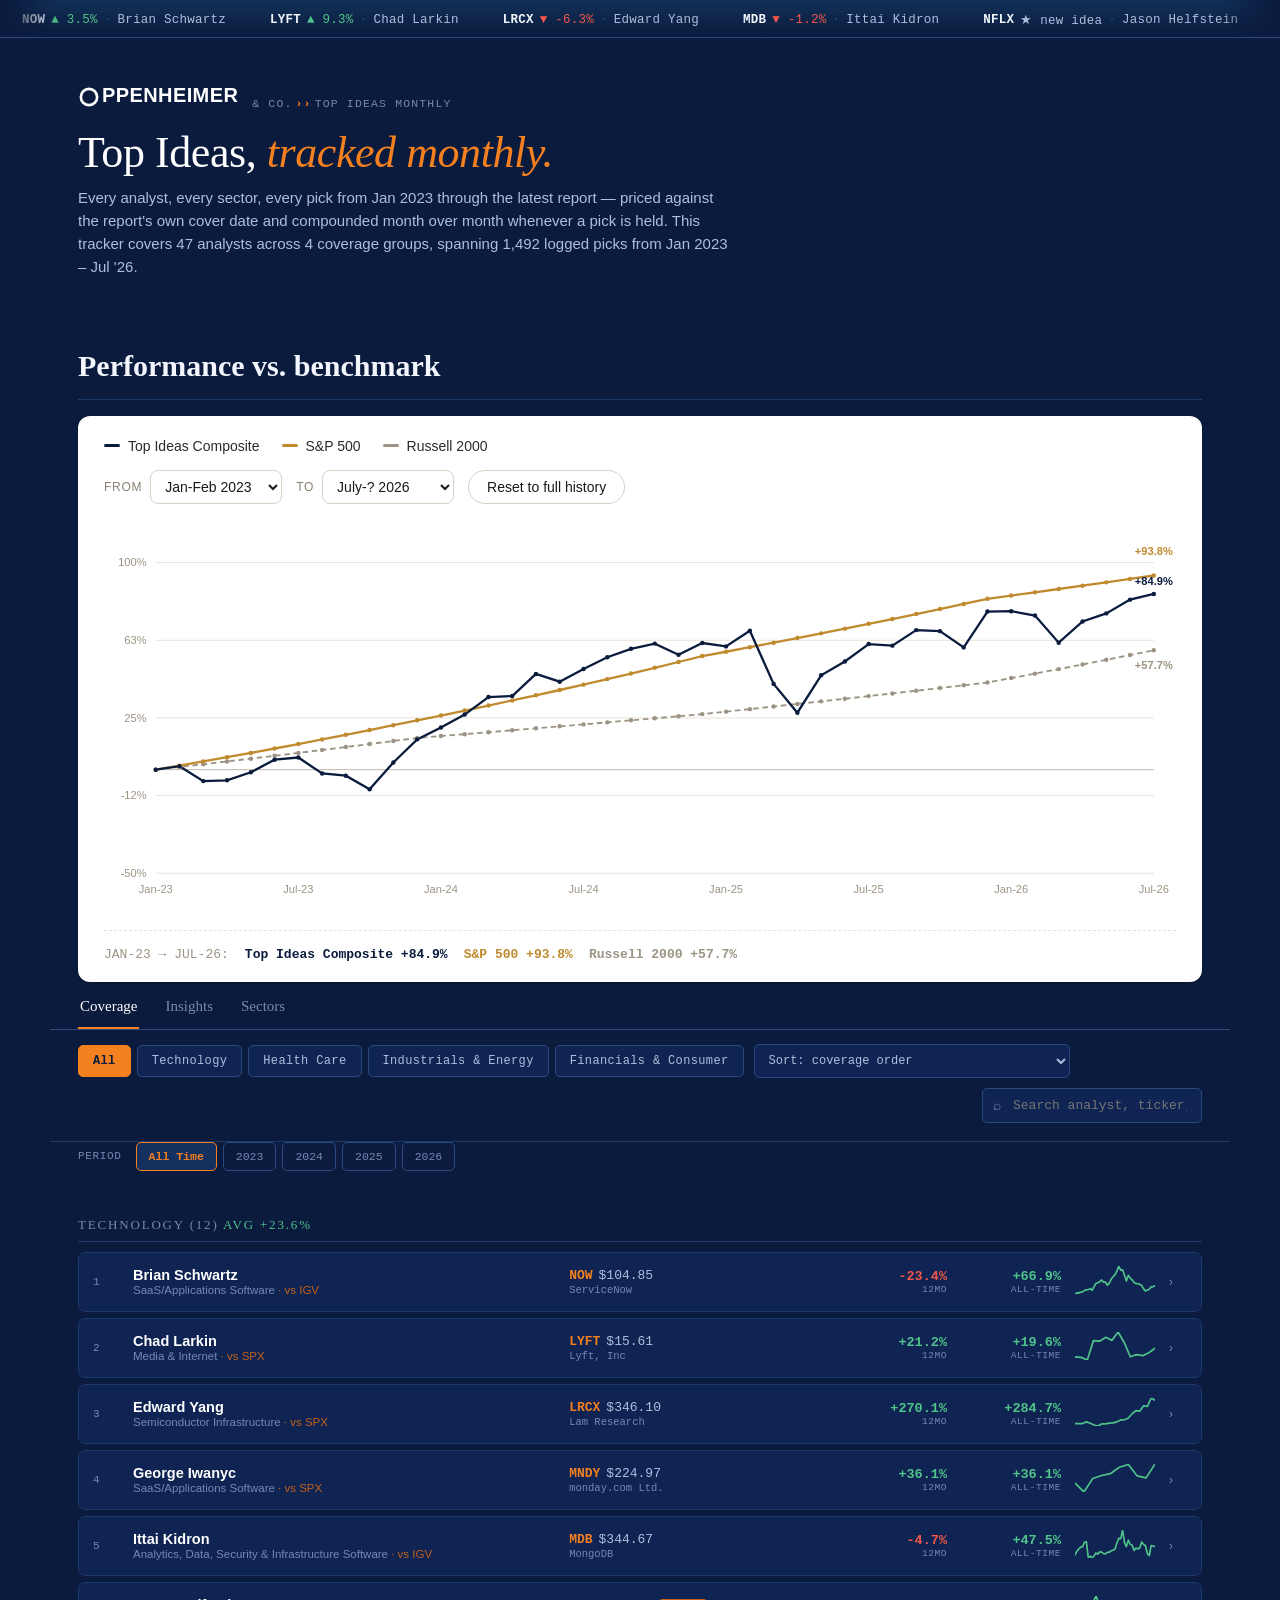
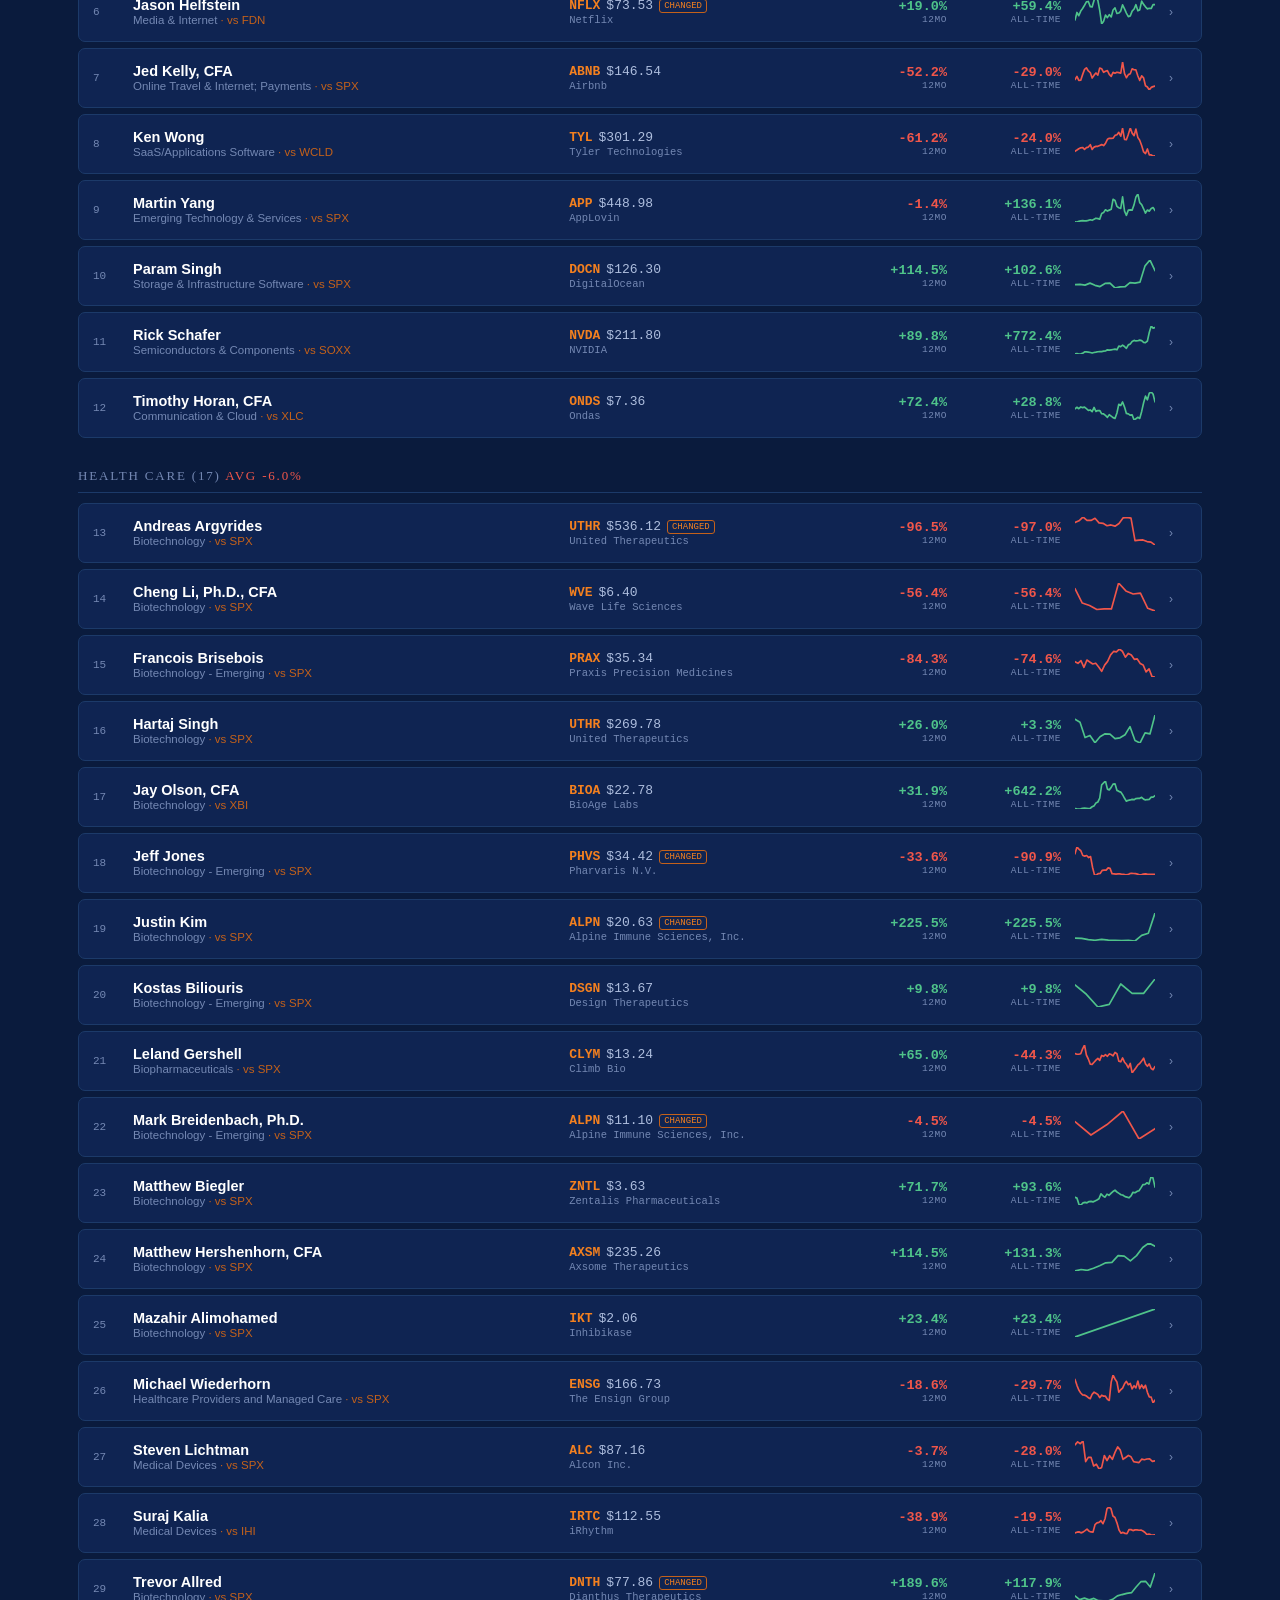
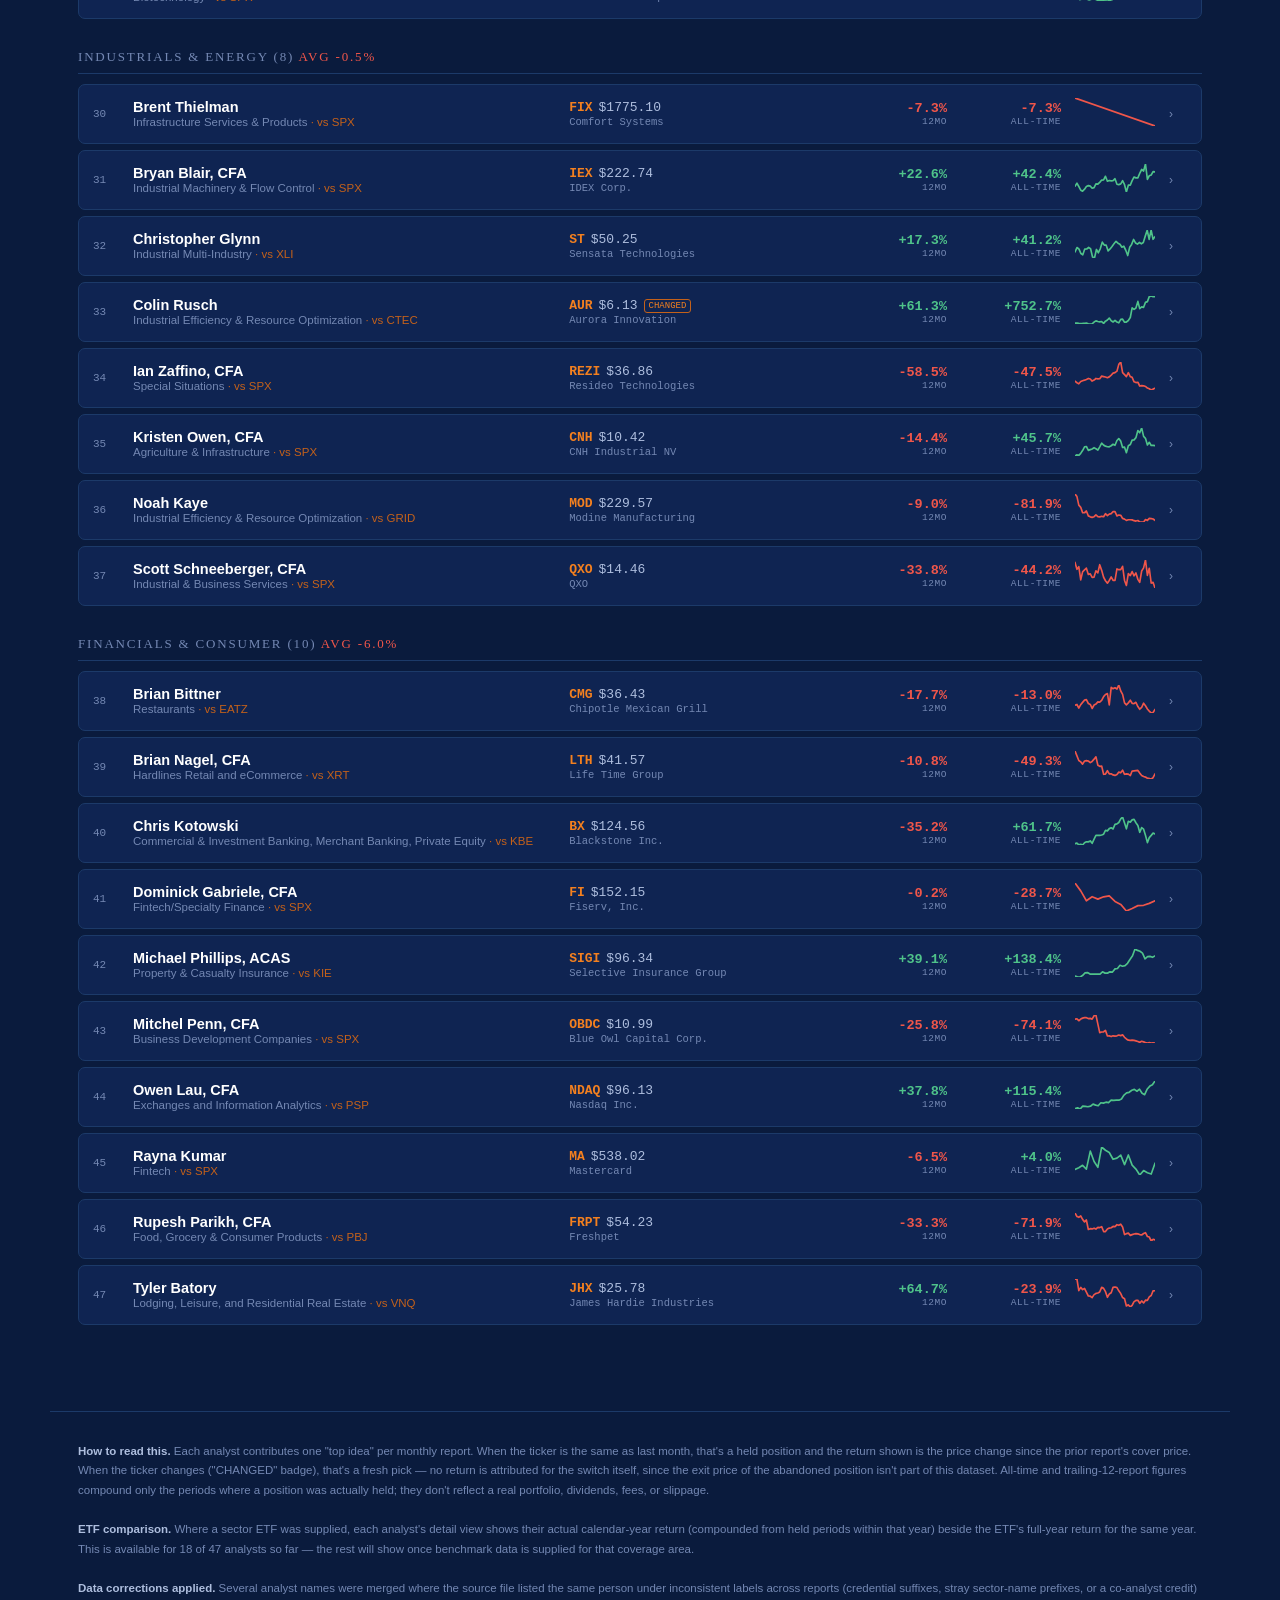
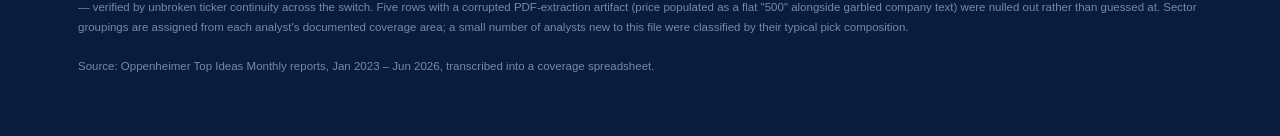
<file: index.html>
<!DOCTYPE html>
<html lang="en">
<head>
<meta charset="UTF-8">
<meta name="viewport" content="width=device-width, initial-scale=1.0">
<title>Top Ideas — Analyst Coverage Tracker</title>
<link rel="stylesheet" href="css/style.css">
</head>
<body>


<div class="marquee-wrap"><div class="marquee-track" id="marquee"></div></div>

<header>
  <div class="brand-row">
    <div class="brand-mark">
      <svg class="brand-ring" viewBox="0 0 100 100" aria-hidden="true"><circle cx="50" cy="50" r="37" fill="none" stroke="currentColor" stroke-width="12"/></svg>
      <span class="brand-word">PPENHEIMER</span>
    </div>
    <div class="brand-sub">&amp; Co. <span class="brand-chevrons">›</span><span class="brand-chevrons">›</span> Top Ideas Monthly</div>
  </div>
  <h1>Top Ideas, <em>tracked monthly.</em></h1>
  <div class="sub">Every analyst, every sector, every pick from Jan 2023 through the latest report — priced against the report's own cover date and compounded month over month whenever a pick is held. This tracker covers <span id="stat-analysts">—</span> analysts across <span id="stat-sectors">4</span> coverage groups, spanning <span id="stat-picks">—</span> logged picks from <span id="stat-range">—</span>.</div>
</header>

<div id="composite-chart-wrap"></div>

<div class="page-tabs">
  <div class="page-tab active" data-page="coverage">Coverage</div>
  <div class="page-tab" data-page="insights">Insights</div>
  <div class="page-tab" data-page="sectors">Sectors</div>
</div>

<div class="controls" id="coverage-controls">
  <div class="tabs" id="tabs"></div>
  <select class="sort-select" id="sortSelect">
    <option value="default">Sort: coverage order</option>
    <option value="total_desc">Sort: all-time return ↓</option>
    <option value="total_asc">Sort: all-time return ↑</option>
    <option value="trailing_desc">Sort: trailing 12mo ↓</option>
    <option value="half_desc">Sort: half-year return ↓</option>
    <option value="ytd_desc">Sort: YTD return ↓</option>
    <option value="picks_desc">Sort: most picks logged</option>
    <option value="churn_desc">Sort: most idea changes</option>
    <option value="churn_asc">Sort: most conviction (fewest changes)</option>
    <option value="name">Sort: analyst A–Z</option>
  </select>
  <div class="search-wrap"><input id="search" placeholder="Search analyst, ticker, or company…" /></div>
</div>

<div class="controls" id="time-controls" style="border-bottom:none;padding-top:0;">
  <span style="font-family:var(--font-mono);font-size:11px;color:var(--text-faint);text-transform:uppercase;letter-spacing:.06em;margin-right:4px;">Period</span>
  <div class="time-tabs" id="timeTabs"></div>
</div>

<main id="main"></main>

<div class="insights-wrap" id="insights" style="display:none;"></div>

<div class="insights-wrap" id="sectors" style="display:none;"></div>

<footer>
  <b>How to read this.</b> Each analyst contributes one "top idea" per monthly report. When the ticker is the same as last month, that's a held position and the return shown is the price change since the prior report's cover price. When the ticker changes ("CHANGED" badge), that's a fresh pick — no return is attributed for the switch itself, since the exit price of the abandoned position isn't part of this dataset. All-time and trailing-12-report figures compound only the periods where a position was actually held; they don't reflect a real portfolio, dividends, fees, or slippage.<br/><br/>
  <b>ETF comparison.</b> Where a sector ETF was supplied, each analyst's detail view shows their actual calendar-year return (compounded from held periods within that year) beside the ETF's full-year return for the same year. This is available for 18 of 47 analysts so far — the rest will show once benchmark data is supplied for that coverage area.<br/><br/>
  <b>Data corrections applied.</b> Several analyst names were merged where the source file listed the same person under inconsistent labels across reports (credential suffixes, stray sector-name prefixes, or a co-analyst credit) — verified by unbroken ticker continuity across the switch. Five rows with a corrupted PDF-extraction artifact (price populated as a flat "500" alongside garbled company text) were nulled out rather than guessed at. Sector groupings are assigned from each analyst's documented coverage area; a small number of analysts new to this file were classified by their typical pick composition.<br/><br/>
  Source: Oppenheimer Top Ideas Monthly reports, Jan 2023 – Jun 2026, transcribed into a coverage spreadsheet.
</footer>

<script id="raw-data" type="application/json">[{"analyst":"Brian Schwartz","sector_group":"TECHNOLOGY","sector_label":"SaaS/Applications Software","history":[{"report_key":"2023-01","report_label":"Jan-Feb 2023","date":"2023-01-13","ticker":"WDAY","company":"Workday, Inc.","price":167.15,"price_target":null,"return":null,"return_type":null,"new_pick":true,"exit_ticker":null},{"report_key":"2023-02","report_label":"Feb-Mar 2023","date":"2023-02-21","ticker":"WDAY","company":"Workday, Inc.","price":181.92,"price_target":null,"return":0.0884,"return_type":"held","new_pick":false,"exit_ticker":null},{"report_key":"2023-03","report_label":"Mar-Apr 2023","date":"2023-03-13","ticker":"WDAY","company":"Workday, Inc.","price":181.25,"price_target":null,"return":-0.0037,"return_type":"held","new_pick":false,"exit_ticker":null},{"report_key":"2023-04","report_label":"Apr-May 2023","date":"2023-04-14","ticker":"WDAY","company":"Workday, Inc.","price":194.04,"price_target":null,"return":0.0706,"return_type":"held","new_pick":false,"exit_ticker":null},{"report_key":"2023-05","report_label":"May-Jun 2023","date":"2023-05-24","ticker":"WDAY","company":"Workday, Inc.","price":196.19,"price_target":null,"return":0.0111,"return_type":"held","new_pick":false,"exit_ticker":null},{"report_key":"2023-06","report_label":"Jun-Jul 2023","date":"2023-06-14","ticker":"WDAY","company":"Workday, Inc.","price":217.31,"price_target":null,"return":0.1077,"return_type":"held","new_pick":false,"exit_ticker":null},{"report_key":"2023-07","report_label":"Jul-Aug 2023","date":"2023-07-14","ticker":"WDAY","company":"Workday, Inc.","price":223.91,"price_target":null,"return":0.0304,"return_type":"held","new_pick":false,"exit_ticker":null},{"report_key":"2023-08","report_label":"Aug-Sep 2023","date":"2023-08-23","ticker":"NOW","company":"ServiceNow Inc.","price":568.0,"price_target":null,"return":0.0282,"return_type":"exit","new_pick":true,"exit_ticker":"WDAY"},{"report_key":"2023-09","report_label":"Sep-Oct 2023","date":"2023-09-13","ticker":"NOW","company":"ServiceNow Inc.","price":591.38,"price_target":null,"return":0.0412,"return_type":"held","new_pick":false,"exit_ticker":null},{"report_key":"2023-10","report_label":"Oct-Nov 2023","date":"2023-10-23","ticker":"NOW","company":"ServiceNow Inc.","price":541.38,"price_target":null,"return":-0.0845,"return_type":"held","new_pick":false,"exit_ticker":null},{"report_key":"2023-11","report_label":"Nov-Dec 2023","date":"2023-11-28","ticker":"CRM","company":"Salesforce Inc.","price":224.92,"price_target":null,"return":0.2288,"return_type":"exit","new_pick":true,"exit_ticker":"NOW"},{"report_key":"2023-12","report_label":"Dec-Jan 2024","date":"2023-12-15","ticker":"CRM","company":"Salesforce Inc.","price":261.6,"price_target":null,"return":0.1631,"return_type":"held","new_pick":false,"exit_ticker":null},{"report_key":"2024-01","report_label":"Jan-Feb 2024","date":"2024-01-16","ticker":"CRM","company":"Salesforce Inc.","price":269.19,"price_target":null,"return":0.029,"return_type":"held","new_pick":false,"exit_ticker":null},{"report_key":"2024-02","report_label":"Feb-Mar 2024","date":"2024-02-13","ticker":"CRM","company":"Salesforce Inc.","price":281.15,"price_target":null,"return":0.0444,"return_type":"held","new_pick":false,"exit_ticker":null},{"report_key":"2024-03","report_label":"Mar-Apr 2024","date":"2024-03-18","ticker":"CRM","company":"Salesforce Inc.","price":300.51,"price_target":null,"return":0.0689,"return_type":"held","new_pick":false,"exit_ticker":null},{"report_key":"2024-04","report_label":"Apr-May 2024","date":"2024-04-16","ticker":"CRM","company":"Salesforce Inc.","price":277.41,"price_target":null,"return":-0.0769,"return_type":"held","new_pick":false,"exit_ticker":null},{"report_key":"2024-05","report_label":"May-Jun 2024","date":"2024-05-14","ticker":"CRM","company":"Salesforce Inc.","price":276.8,"price_target":null,"return":-0.0022,"return_type":"held","new_pick":false,"exit_ticker":null},{"report_key":"2024-06","report_label":"Jun-Jul 2024","date":"2024-06-21","ticker":"AGYS","company":"Agilysys, Inc.","price":98.44,"price_target":100.0,"return":-0.1286,"return_type":"exit","new_pick":true,"exit_ticker":"CRM"},{"report_key":"2024-07","report_label":"Jul-Aug 2024","date":"2024-07-19","ticker":"CWAN","company":"Clearw ater Analytics Holdings","price":20.04,"price_target":25.0,"return":0.0962,"return_type":"exit","new_pick":true,"exit_ticker":"AGYS"},{"report_key":"2024-08","report_label":"Aug-Sep 2024","date":"2024-08-15","ticker":"CWAN","company":"Clearw ater Analytics Holdings","price":23.57,"price_target":25.0,"return":0.1761,"return_type":"held","new_pick":false,"exit_ticker":null},{"report_key":"2024-09","report_label":"Sep-Oct 2024","date":"2024-09-23","ticker":"CWAN","company":"Clearw ater Analytics Holdings","price":25.66,"price_target":25.0,"return":0.0887,"return_type":"held","new_pick":false,"exit_ticker":null},{"report_key":"2024-10","report_label":"Oct-Nov 2024","date":"2024-10-18","ticker":"CWAN","company":"Clearw ater Analytics Holdings","price":27.4,"price_target":31.0,"return":0.0678,"return_type":"held","new_pick":false,"exit_ticker":null},{"report_key":"2024-11","report_label":"Nov-Dec 2024","date":"2024-11-15","ticker":"AGYS","company":"Agilysys, Inc.","price":121.19,"price_target":135.0,"return":0.1128,"return_type":"exit","new_pick":true,"exit_ticker":"CWAN"},{"report_key":"2024-12","report_label":"Dec-Jan 2025","date":"2024-12-16","ticker":"CRM","company":"Salesforce Inc.","price":357.23,"price_target":415.0,"return":0.1488,"return_type":"exit","new_pick":true,"exit_ticker":"AGYS"},{"report_key":"2025-01","report_label":"Jan-Feb 2025","date":"2025-01-15","ticker":"CRM","company":"Salesforce Inc.","price":321.16,"price_target":415.0,"return":-0.101,"return_type":"held","new_pick":false,"exit_ticker":null},{"report_key":"2025-02","report_label":"Feb-Mar 2025","date":"2025-02-14","ticker":"AGYS","company":"Agilysys, Inc.","price":87.28,"price_target":135.0,"return":0.005,"return_type":"exit","new_pick":true,"exit_ticker":"CRM"},{"report_key":"2025-03","report_label":"Mar-Apr 2025","date":"2025-03-14","ticker":"FRSH","company":"Freshworks Inc.","price":14.88,"price_target":24.0,"return":-0.1481,"return_type":"exit","new_pick":true,"exit_ticker":"AGYS"},{"report_key":"2025-04","report_label":"Apr-May 2025","date":"2025-04-21","ticker":"CRM","company":"Salesforce Inc.","price":236.26,"price_target":380.0,"return":-0.1888,"return_type":"exit","new_pick":true,"exit_ticker":"FRSH"},{"report_key":"2025-05","report_label":"May-Jun 2025","date":"2025-05-15","ticker":"CRM","company":"Salesforce Inc.","price":290.76,"price_target":380.0,"return":0.2307,"return_type":"held","new_pick":false,"exit_ticker":null},{"report_key":"2025-06","report_label":"Jun-Jul 2025","date":"2025-06-16","ticker":"CWAN","company":"Clearw ater Analytics Holdings","price":22.18,"price_target":36.0,"return":-0.1015,"return_type":"exit","new_pick":true,"exit_ticker":"CRM"},{"report_key":"2025-07","report_label":"Jul-Aug 2025","date":"2025-07-21","ticker":"CWAN","company":"Clearw ater Analytics Holdings","price":21.12,"price_target":36.0,"return":-0.0478,"return_type":"held","new_pick":false,"exit_ticker":null},{"report_key":"2025-08","report_label":"Aug-Sep 2025","date":"2025-08-12","ticker":"MSFT","company":"Microsoft Corporation","price":529.24,"price_target":630.0,"return":-0.1027,"return_type":"exit","new_pick":true,"exit_ticker":"CWAN"},{"report_key":"2025-09","report_label":"Sep-Oct 2025","date":"2025-09-17","ticker":"MNDY","company":"Monday.com","price":193.49,"price_target":300.0,"return":-0.0424,"return_type":"exit","new_pick":true,"exit_ticker":"MSFT"},{"report_key":"2025-10","report_label":"Oct-Nov 2025","date":"2025-10-22","ticker":"MSFT","company":"Microsoft Corporation","price":520.54,"price_target":630.0,"return":-0.0145,"return_type":"exit","new_pick":true,"exit_ticker":"MNDY"},{"report_key":"2025-11","report_label":"Nov-Dec 2025","date":"2025-11-17","ticker":"MSFT","company":"Microsoft Corporation","price":507.49,"price_target":630.0,"return":-0.0251,"return_type":"held","new_pick":false,"exit_ticker":null},{"report_key":"2025-12","report_label":"Dec-Jan 2026","date":"2025-12-11","ticker":"CRM","company":"Salesforce Inc.","price":262.35,"price_target":300.0,"return":-0.0516,"return_type":"exit","new_pick":true,"exit_ticker":"MSFT"},{"report_key":"2026-01","report_label":"Jan-Feb 2026","date":"2026-01-20","ticker":"MSFT","company":"Microsoft","price":454.52,"price_target":630.0,"return":-0.1654,"return_type":"exit","new_pick":true,"exit_ticker":"CRM"},{"report_key":"2026-02","report_label":"Feb-Mar 2026","date":"2026-02-13","ticker":"NOW","company":"ServiceNow","price":107.08,"price_target":175.0,"return":-0.121,"return_type":"exit","new_pick":true,"exit_ticker":"MSFT"},{"report_key":"2026-03","report_label":"Mar-Apr 2026","date":"2026-03-13","ticker":"ORCL","company":"Oracle","price":155.11,"price_target":210.0,"return":0.0611,"return_type":"exit","new_pick":true,"exit_ticker":"NOW"},{"report_key":"2026-04","report_label":"Apr-May 2026","date":"2026-04-14","ticker":"ORCL","company":"Oracle","price":163.0,"price_target":210.0,"return":0.0509,"return_type":"held","new_pick":false,"exit_ticker":null},{"report_key":"2026-05","report_label":"May-Jun 2026","date":"2026-05-18","ticker":"ORCL","company":"Oracle","price":186.61,"price_target":235.0,"return":0.1448,"return_type":"held","new_pick":false,"exit_ticker":null},{"report_key":"2026-06","report_label":"Jun-Jul 2026","date":"2026-06-16","ticker":"NOW","company":"ServiceNow","price":101.33,"price_target":130.0,"return":0.0092,"return_type":"exit","new_pick":true,"exit_ticker":"ORCL"},{"report_key":"2026-07","report_label":"July-? 2026","date":"2026-07-14","ticker":"NOW","company":"ServiceNow","price":104.85,"price_target":140.0,"return":0.0347,"return_type":"held","new_pick":false,"exit_ticker":null}],"cum":[1.0,1.0884,1.0844,1.1609,1.1738,1.3002,1.3398,1.3775,1.4343,1.3131,1.6135,1.8767,1.9311,2.0169,2.1558,1.9901,1.9857,1.7303,1.8968,2.2308,2.4287,2.5933,2.8859,3.3153,2.9804,2.9953,2.5517,2.07,2.5475,2.2889,2.1795,1.9557,1.8728,1.8456,1.7993,1.7064,1.4242,1.2519,1.3284,1.396,1.5981,1.6128,1.6688],"total_return":66.9,"etf":"IGV","etf_label":"Enterprise Software","etf_returns":{"2023":58.47,"2024":23.4,"2025":5.62,"2026":-11.55},"spx_returns":{"2023":26.29,"2024":25.02,"2025":17.88,"2026":10.79},"russell_returns":{"2022":-20.48,"2023":16.83,"2024":9.96,"2025":12.07,"2026":19.49},"trailing_return":-23.4,"year_returns":{"2023":87.7,"2024":76.7,"2025":-48.5,"2026":-2.2},"latest_ticker":"NOW","latest_price":104.85,"latest_date":"2026-07-14","num_picks":43},{"analyst":"Chad Larkin","sector_group":"TECHNOLOGY","sector_label":"Media & Internet","history":[{"report_key":"2025-06","report_label":"Jun-Jul 2025","date":"2025-06-16","ticker":"LYFT","company":"Lyft, Inc.","price":14.97,"price_target":17.0,"return":null,"return_type":null,"new_pick":true,"exit_ticker":null},{"report_key":"2025-07","report_label":"Jul-Aug 2025","date":"2025-07-21","ticker":"LYFT","company":"Lyft, Inc.","price":14.77,"price_target":20.0,"return":-0.0134,"return_type":"held","new_pick":false,"exit_ticker":null},{"report_key":"2025-08","report_label":"Aug-Sep 2025","date":"2025-08-12","ticker":"LYFT","company":"Lyft, Inc.","price":13.88,"price_target":17.0,"return":-0.0603,"return_type":"held","new_pick":false,"exit_ticker":null},{"report_key":"2025-09","report_label":"Sep-Oct 2025","date":"2025-09-17","ticker":"LYFT","company":"Lyft","price":20.44,"price_target":24.0,"return":0.4726,"return_type":"held","new_pick":false,"exit_ticker":null},{"report_key":"2025-10","report_label":"Oct-Nov 2025","date":"2025-10-22","ticker":"LYFT","company":"Lyft, Inc.","price":20.26,"price_target":24.0,"return":-0.0088,"return_type":"held","new_pick":false,"exit_ticker":null},{"report_key":"2025-11","report_label":"Nov-Dec 2025","date":"2025-11-17","ticker":"LYFT","company":"Lyft, Inc.","price":21.58,"price_target":26.0,"return":0.0652,"return_type":"held","new_pick":false,"exit_ticker":null},{"report_key":"2025-12","report_label":"Dec-Jan 2026","date":"2025-12-11","ticker":"RKT","company":"Rocket Companies","price":19.36,"price_target":25.0,"return":-0.0491,"return_type":"exit","new_pick":true,"exit_ticker":"LYFT"},{"report_key":"2026-01","report_label":"Jan-Feb 2026","date":"2026-01-20","ticker":"RKT","company":"Rocket Companies","price":22.05,"price_target":25.0,"return":0.1389,"return_type":"held","new_pick":false,"exit_ticker":null},{"report_key":"2026-02","report_label":"Feb-Mar 2026","date":"2026-02-13","ticker":"RKT","company":"Rocket Companies","price":18.68,"price_target":25.0,"return":-0.1528,"return_type":"held","new_pick":false,"exit_ticker":null},{"report_key":"2026-03","report_label":"Mar-Apr 2026","date":"2026-03-13","ticker":"LYFT","company":"Lyft, Inc","price":13.07,"price_target":26.0,"return":-0.243,"return_type":"exit","new_pick":true,"exit_ticker":"RKT"},{"report_key":"2026-04","report_label":"Apr-May 2026","date":"2026-04-14","ticker":"LYFT","company":"Lyft, Inc","price":13.71,"price_target":26.0,"return":0.049,"return_type":"held","new_pick":false,"exit_ticker":null},{"report_key":"2026-05","report_label":"May-Jun 2026","date":"2026-05-18","ticker":"LYFT","company":"Lyft, Inc","price":13.37,"price_target":20.0,"return":-0.0248,"return_type":"held","new_pick":false,"exit_ticker":null},{"report_key":"2026-06","report_label":"Jun-Jul 2026","date":"2026-06-16","ticker":"LYFT","company":"Lyft, Inc","price":14.28,"price_target":20.0,"return":0.0681,"return_type":"held","new_pick":false,"exit_ticker":null},{"report_key":"2026-07","report_label":"July-? 2026","date":"2026-07-14","ticker":"LYFT","company":"Lyft, Inc","price":15.61,"price_target":20.0,"return":0.0931,"return_type":"held","new_pick":false,"exit_ticker":null}],"cum":[1.0,0.9866,0.9271,1.3653,1.3532,1.4415,1.3707,1.5611,1.3226,1.0012,1.0502,1.0242,1.0939,1.1958],"total_return":19.6,"etf":null,"etf_label":null,"etf_returns":null,"spx_returns":{"2023":26.29,"2024":25.02,"2025":17.88,"2026":10.79},"russell_returns":{"2022":-20.48,"2023":16.83,"2024":9.96,"2025":12.07,"2026":19.49},"trailing_return":21.2,"year_returns":{"2023":null,"2024":null,"2025":37.1,"2026":-12.8},"latest_ticker":"LYFT","latest_price":15.61,"latest_date":"2026-07-14","num_picks":14},{"analyst":"Edward Yang","sector_group":"TECHNOLOGY","sector_label":"Semiconductor Infrastructure","history":[{"report_key":"2024-10","report_label":"Oct-Nov 2024","date":"2024-10-18","ticker":"ONTO","company":null,"price":null,"price_target":260.0,"return":null,"return_type":null,"new_pick":true,"exit_ticker":null},{"report_key":"2024-11","report_label":"Nov-Dec 2024","date":"2024-11-15","ticker":"ONTO","company":null,"price":null,"price_target":275.0,"return":null,"return_type":null,"new_pick":false,"exit_ticker":null},{"report_key":"2024-12","report_label":"Dec-Jan 2025","date":"2024-12-16","ticker":"ONTO","company":"Onto Innovation Inc.","price":170.55,"price_target":275.0,"return":null,"return_type":null,"new_pick":false,"exit_ticker":null},{"report_key":"2025-01","report_label":"Jan-Feb 2025","date":"2025-01-15","ticker":"ONTO","company":"Onto Innovation Inc.","price":204.67,"price_target":275.0,"return":0.2001,"return_type":"held","new_pick":false,"exit_ticker":null},{"report_key":"2025-02","report_label":"Feb-Mar 2025","date":"2025-02-14","ticker":"ONTO","company":"Onto Innovation Inc.","price":176.55,"price_target":275.0,"return":-0.1374,"return_type":"held","new_pick":false,"exit_ticker":null},{"report_key":"2025-03","report_label":"Mar-Apr 2025","date":"2025-03-14","ticker":"KLAC","company":"KLA Corp.","price":713.0,"price_target":850.0,"return":-0.2144,"return_type":"exit","new_pick":true,"exit_ticker":"ONTO"},{"report_key":"2025-04","report_label":"Apr-May 2025","date":"2025-04-21","ticker":"LRCX","company":"Lam Research Corporation","price":62.39,"price_target":80.0,"return":-0.137,"return_type":"exit","new_pick":true,"exit_ticker":"KLAC"},{"report_key":"2025-05","report_label":"May-Jun 2025","date":"2025-05-15","ticker":"ONTO","company":"Onto Innovation Inc.","price":98.04,"price_target":130.0,"return":0.3482,"return_type":"exit","new_pick":true,"exit_ticker":"LRCX"},{"report_key":"2025-06","report_label":"Jun-Jul 2025","date":"2025-06-16","ticker":"LRCX","company":"Lam Research Corporation","price":93.41,"price_target":110.0,"return":0.0085,"return_type":"exit","new_pick":true,"exit_ticker":"ONTO"},{"report_key":"2025-07","report_label":"Jul-Aug 2025","date":"2025-07-21","ticker":"LRCX","company":"Lam Research Corporation","price":101.74,"price_target":110.0,"return":0.0892,"return_type":"held","new_pick":false,"exit_ticker":null},{"report_key":"2025-08","report_label":"Aug-Sep 2025","date":"2025-08-12","ticker":"LRCX","company":"Lam Research Corporation","price":105.28,"price_target":120.0,"return":0.0348,"return_type":"held","new_pick":false,"exit_ticker":null},{"report_key":"2025-09","report_label":"Sep-Oct 2025","date":"2025-09-17","ticker":"LRCX","company":"Lam Research","price":119.21,"price_target":120.0,"return":0.1323,"return_type":"held","new_pick":false,"exit_ticker":null},{"report_key":"2025-10","report_label":"Oct-Nov 2025","date":"2025-10-22","ticker":"ONTO","company":"Onto Innovation Inc.","price":125.48,"price_target":180.0,"return":0.1807,"return_type":"exit","new_pick":true,"exit_ticker":"LRCX"},{"report_key":"2025-11","report_label":"Nov-Dec 2025","date":"2025-11-17","ticker":"LRCX","company":"Lam Research Corporation","price":147.46,"price_target":200.0,"return":0.0145,"return_type":"exit","new_pick":true,"exit_ticker":"ONTO"},{"report_key":"2025-12","report_label":"Dec-Jan 2026","date":"2025-12-11","ticker":"LRCX","company":"Lam Research Corporation","price":168.71,"price_target":200.0,"return":0.1441,"return_type":"held","new_pick":false,"exit_ticker":null},{"report_key":"2026-01","report_label":"Jan-Feb 2026","date":"2026-01-20","ticker":"Q","company":"Qnity Electronics","price":95.13,"price_target":100.0,"return":0.3158,"return_type":"exit","new_pick":true,"exit_ticker":"LRCX"},{"report_key":"2026-02","report_label":"Feb-Mar 2026","date":"2026-02-13","ticker":"KLAC","company":"KLA Corp","price":1464.13,"price_target":1800.0,"return":0.1727,"return_type":"exit","new_pick":true,"exit_ticker":"Q"},{"report_key":"2026-03","report_label":"Mar-Apr 2026","date":"2026-03-13","ticker":"KLAC","company":"KLA Corp","price":1418.64,"price_target":1900.0,"return":-0.0311,"return_type":"held","new_pick":false,"exit_ticker":null},{"report_key":"2026-04","report_label":"Apr-May 2026","date":"2026-04-14","ticker":"KLAC","company":"KLA Corp","price":1795.91,"price_target":1900.0,"return":0.2659,"return_type":"held","new_pick":false,"exit_ticker":null},{"report_key":"2026-05","report_label":"May-Jun 2026","date":"2026-05-18","ticker":"LRCX","company":"Lam Research","price":277.96,"price_target":330.0,"return":-0.022,"return_type":"exit","new_pick":true,"exit_ticker":"KLAC"},{"report_key":"2026-06","report_label":"Jun-Jul 2026","date":"2026-06-16","ticker":"LRCX","company":"Lam Research","price":369.34,"price_target":400.0,"return":0.3288,"return_type":"held","new_pick":false,"exit_ticker":null},{"report_key":"2026-07","report_label":"July-? 2026","date":"2026-07-14","ticker":"LRCX","company":"Lam Research","price":346.1,"price_target":400.0,"return":-0.0629,"return_type":"held","new_pick":false,"exit_ticker":null}],"cum":[1.0,1.0,1.0,1.2001,1.0352,0.8133,0.7018,0.9462,0.9543,1.0394,1.0756,1.2179,1.4379,1.4588,1.669,2.196,2.5753,2.4952,3.1587,3.0892,4.1049,3.8467],"total_return":284.7,"etf":null,"etf_label":null,"etf_returns":null,"spx_returns":{"2023":26.29,"2024":25.02,"2025":17.88,"2026":10.79},"russell_returns":{"2022":-20.48,"2023":16.83,"2024":9.96,"2025":12.07,"2026":19.49},"trailing_return":270.1,"year_returns":{"2023":null,"2024":null,"2025":66.9,"2026":130.5},"latest_ticker":"LRCX","latest_price":346.1,"latest_date":"2026-07-14","num_picks":22},{"analyst":"George Iwanyc","sector_group":"TECHNOLOGY","sector_label":"SaaS/Applications Software","history":[{"report_key":"2023-09","report_label":"Sep-Oct 2023","date":"2023-09-13","ticker":"MNDY","company":"monday.com Ltd.","price":165.36,"price_target":null,"return":null,"return_type":null,"new_pick":true,"exit_ticker":null},{"report_key":"2023-10","report_label":"Oct-Nov 2023","date":"2023-10-23","ticker":"MNDY","company":"monday.com Ltd.","price":137.77,"price_target":null,"return":-0.1668,"return_type":"held","new_pick":false,"exit_ticker":null},{"report_key":"2023-11","report_label":"Nov-Dec 2023","date":"2023-11-28","ticker":"MNDY","company":"monday.com Ltd.","price":179.85,"price_target":null,"return":0.3054,"return_type":"held","new_pick":false,"exit_ticker":null},{"report_key":"2023-12","report_label":"Dec-Jan 2024","date":"2023-12-15","ticker":"MNDY","company":"monday.com Ltd.","price":189.07,"price_target":null,"return":0.0513,"return_type":"held","new_pick":false,"exit_ticker":null},{"report_key":"2024-01","report_label":"Jan-Feb 2024","date":"2024-01-16","ticker":"MNDY","company":"monday.com Ltd.","price":195.19,"price_target":null,"return":0.0324,"return_type":"held","new_pick":false,"exit_ticker":null},{"report_key":"2024-02","report_label":"Feb-Mar 2024","date":"2024-02-13","ticker":"MNDY","company":"monday.com Ltd.","price":215.11,"price_target":null,"return":0.1021,"return_type":"held","new_pick":false,"exit_ticker":null},{"report_key":"2024-03","report_label":"Mar-Apr 2024","date":"2024-03-18","ticker":"MNDY","company":"monday.com Ltd.","price":223.22,"price_target":null,"return":0.0377,"return_type":"held","new_pick":false,"exit_ticker":null},{"report_key":"2024-04","report_label":"Apr-May 2024","date":"2024-04-16","ticker":"MNDY","company":"monday.com Ltd.","price":187.92,"price_target":null,"return":-0.1581,"return_type":"held","new_pick":false,"exit_ticker":null},{"report_key":"2024-05","report_label":"May-Jun 2024","date":"2024-05-14","ticker":"MNDY","company":"monday.com Ltd.","price":181.86,"price_target":null,"return":-0.0322,"return_type":"held","new_pick":false,"exit_ticker":null},{"report_key":"2024-06","report_label":"Jun-Jul 2024","date":"2024-06-21","ticker":"MNDY","company":"monday.com Ltd.","price":224.97,"price_target":250.0,"return":0.2371,"return_type":"held","new_pick":false,"exit_ticker":null}],"cum":[1.0,0.8332,1.0877,1.1435,1.1805,1.301,1.3501,1.1366,1.1,1.3609],"total_return":36.1,"etf":null,"etf_label":null,"etf_returns":null,"spx_returns":{"2023":26.29,"2024":25.02,"2025":17.88,"2026":10.79},"russell_returns":{"2022":-20.48,"2023":16.83,"2024":9.96,"2025":12.07,"2026":19.49},"trailing_return":36.1,"year_returns":{"2023":14.3,"2024":19.0,"2025":null,"2026":null},"latest_ticker":"MNDY","latest_price":224.97,"latest_date":"2024-06-21","num_picks":10},{"analyst":"Ittai Kidron","sector_group":"TECHNOLOGY","sector_label":"Analytics, Data, Security & Infrastructure Software","history":[{"report_key":"2023-01","report_label":"Jan-Feb 2023","date":"2023-01-13","ticker":"PANW","company":"Palo Alto Networks Inc.","price":138.86,"price_target":null,"return":null,"return_type":null,"new_pick":true,"exit_ticker":null},{"report_key":"2023-02","report_label":"Feb-Mar 2023","date":"2023-02-21","ticker":"PANW","company":"Palo Alto Networks Inc.","price":166.89,"price_target":null,"return":0.2019,"return_type":"held","new_pick":false,"exit_ticker":null},{"report_key":"2023-03","report_label":"Mar-Apr 2023","date":"2023-03-13","ticker":"PANW","company":"Palo Alto Networks Inc.","price":185.9,"price_target":null,"return":0.1139,"return_type":"held","new_pick":false,"exit_ticker":null},{"report_key":"2023-04","report_label":"Apr-May 2023","date":"2023-04-14","ticker":"PANW","company":"Palo Alto Networks Inc.","price":199.44,"price_target":null,"return":0.0728,"return_type":"held","new_pick":false,"exit_ticker":null},{"report_key":"2023-05","report_label":"May-Jun 2023","date":"2023-05-24","ticker":"PANW","company":"Palo Alto Networks Inc.","price":204.31,"price_target":null,"return":0.0244,"return_type":"held","new_pick":false,"exit_ticker":null},{"report_key":"2023-06","report_label":"Jun-Jul 2023","date":"2023-06-14","ticker":"PANW","company":"Palo Alto Networks Inc.","price":238.56,"price_target":null,"return":0.1676,"return_type":"held","new_pick":false,"exit_ticker":null},{"report_key":"2023-07","report_label":"Jul-Aug 2023","date":"2023-07-14","ticker":"PANW","company":"Palo Alto Networks Inc.","price":241.26,"price_target":null,"return":0.0113,"return_type":"held","new_pick":false,"exit_ticker":null},{"report_key":"2023-08","report_label":"Aug-Sep 2023","date":"2023-08-23","ticker":"TEAM","company":"Atlassian Corporation Plc","price":191.69,"price_target":null,"return":-0.5116,"return_type":"exit","new_pick":true,"exit_ticker":"PANW"},{"report_key":"2023-09","report_label":"Sep-Oct 2023","date":"2023-09-13","ticker":"TEAM","company":"Atlassian Corporation Plc","price":208.89,"price_target":null,"return":0.0897,"return_type":"held","new_pick":false,"exit_ticker":null},{"report_key":"2023-10","report_label":"Oct-Nov 2023","date":"2023-10-23","ticker":"SNOW","company":"Snow flake Inc.","price":148.59,"price_target":null,"return":-0.1098,"return_type":"exit","new_pick":true,"exit_ticker":"TEAM"},{"report_key":"2023-11","report_label":"Nov-Dec 2023","date":"2023-11-28","ticker":"SNOW","company":"Snow flake Inc.","price":171.55,"price_target":null,"return":0.1545,"return_type":"held","new_pick":false,"exit_ticker":null},{"report_key":"2023-12","report_label":"Dec-Jan 2024","date":"2023-12-15","ticker":"SNOW","company":"Snow flake Inc.","price":199.01,"price_target":null,"return":0.1601,"return_type":"held","new_pick":false,"exit_ticker":null},{"report_key":"2024-01","report_label":"Jan-Feb 2024","date":"2024-01-16","ticker":"CRWD","company":"Crow dStrike Holdings, Inc.","price":286.29,"price_target":null,"return":-0.0552,"return_type":"exit","new_pick":true,"exit_ticker":"SNOW"},{"report_key":"2024-02","report_label":"Feb-Mar 2024","date":"2024-02-13","ticker":"CYBR","company":"CyberArk Softw are Ltd.","price":263.9,"price_target":null,"return":0.1263,"return_type":"exit","new_pick":true,"exit_ticker":"CRWD"},{"report_key":"2024-03","report_label":"Mar-Apr 2024","date":"2024-03-18","ticker":"CYBR","company":"CyberArk Softw are Ltd.","price":260.92,"price_target":null,"return":-0.0113,"return_type":"held","new_pick":false,"exit_ticker":null},{"report_key":"2024-04","report_label":"Apr-May 2024","date":"2024-04-16","ticker":"CYBR","company":"CyberArk Softw are Ltd.","price":239.97,"price_target":null,"return":-0.0803,"return_type":"held","new_pick":false,"exit_ticker":null},{"report_key":"2024-05","report_label":"May-Jun 2024","date":"2024-05-14","ticker":"CYBR","company":"CyberArk Softw are Ltd.","price":238.3,"price_target":null,"return":-0.007,"return_type":"held","new_pick":false,"exit_ticker":null},{"report_key":"2024-06","report_label":"Jun-Jul 2024","date":"2024-06-21","ticker":"CYBR","company":"CyberArk Softw are Ltd.","price":258.0,"price_target":310.0,"return":0.0827,"return_type":"held","new_pick":false,"exit_ticker":null},{"report_key":"2024-07","report_label":"Jul-Aug 2024","date":"2024-07-19","ticker":"CYBR","company":"CyberArk Softw are Ltd.","price":259.63,"price_target":310.0,"return":0.0063,"return_type":"held","new_pick":false,"exit_ticker":null},{"report_key":"2024-08","report_label":"Aug-Sep 2024","date":"2024-08-15","ticker":"CYBR","company":"CyberArk Softw are Ltd.","price":276.4,"price_target":310.0,"return":0.0646,"return_type":"held","new_pick":false,"exit_ticker":null},{"report_key":"2024-09","report_label":"Sep-Oct 2024","date":"2024-09-23","ticker":"CYBR","company":"CyberArk Softw are Ltd.","price":284.19,"price_target":310.0,"return":0.0282,"return_type":"held","new_pick":false,"exit_ticker":null},{"report_key":"2024-10","report_label":"Oct-Nov 2024","date":"2024-10-18","ticker":"TEAM","company":"Atlassian Corporation Plc","price":191.7,"price_target":230.0,"return":0.0556,"return_type":"exit","new_pick":true,"exit_ticker":"CYBR"},{"report_key":"2024-11","report_label":"Nov-Dec 2024","date":"2024-11-15","ticker":"TEAM","company":"Atlassian Corporation Plc","price":240.04,"price_target":270.0,"return":0.2522,"return_type":"held","new_pick":false,"exit_ticker":null},{"report_key":"2024-12","report_label":"Dec-Jan 2025","date":"2024-12-16","ticker":"OKTA","company":"Okta, Inc.","price":84.76,"price_target":125.0,"return":0.1585,"return_type":"exit","new_pick":true,"exit_ticker":"TEAM"},{"report_key":"2025-01","report_label":"Jan-Feb 2025","date":"2025-01-15","ticker":"TEAM","company":"Atlassian Corporation Plc","price":250.03,"price_target":300.0,"return":-0.0066,"return_type":"exit","new_pick":true,"exit_ticker":"OKTA"},{"report_key":"2025-02","report_label":"Feb-Mar 2025","date":"2025-02-14","ticker":"TEAM","company":"Atlassian Corporation Plc","price":313.1,"price_target":380.0,"return":0.2522,"return_type":"held","new_pick":false,"exit_ticker":null},{"report_key":"2025-03","report_label":"Mar-Apr 2025","date":"2025-03-14","ticker":"S","company":"SentinelOne","price":18.51,"price_target":32.0,"return":-0.3023,"return_type":"exit","new_pick":true,"exit_ticker":"TEAM"},{"report_key":"2025-04","report_label":"Apr-May 2025","date":"2025-04-21","ticker":"S","company":"SentinelOne","price":16.17,"price_target":28.0,"return":-0.1264,"return_type":"held","new_pick":false,"exit_ticker":null},{"report_key":"2025-05","report_label":"May-Jun 2025","date":"2025-05-15","ticker":"S","company":"SentinelOne","price":20.12,"price_target":28.0,"return":0.2443,"return_type":"held","new_pick":false,"exit_ticker":null},{"report_key":"2025-06","report_label":"Jun-Jul 2025","date":"2025-06-16","ticker":"TEAM","company":"Atlassian Corporation Plc","price":200.32,"price_target":300.0,"return":-0.1257,"return_type":"exit","new_pick":true,"exit_ticker":"S"},{"report_key":"2025-07","report_label":"Jul-Aug 2025","date":"2025-07-21","ticker":"TEAM","company":"Atlassian Corporation Plc","price":194.36,"price_target":275.0,"return":-0.0298,"return_type":"held","new_pick":false,"exit_ticker":null},{"report_key":"2025-08","report_label":"Aug-Sep 2025","date":"2025-08-12","ticker":"TEAM","company":"Atlassian Corporation Plc","price":158.0,"price_target":275.0,"return":-0.1871,"return_type":"held","new_pick":false,"exit_ticker":null},{"report_key":"2025-09","report_label":"Sep-Oct 2025","date":"2025-09-17","ticker":"TEAM","company":"Atlassian","price":173.87,"price_target":275.0,"return":0.1004,"return_type":"held","new_pick":false,"exit_ticker":null},{"report_key":"2025-10","report_label":"Oct-Nov 2025","date":"2025-10-22","ticker":"MDB","company":"MongoDB, Inc.","price":325.1,"price_target":385.0,"return":-0.0344,"return_type":"exit","new_pick":true,"exit_ticker":"TEAM"},{"report_key":"2025-11","report_label":"Nov-Dec 2025","date":"2025-11-17","ticker":"MDB","company":"MongoDB, Inc.","price":339.6,"price_target":385.0,"return":0.0446,"return_type":"held","new_pick":false,"exit_ticker":null},{"report_key":"2025-12","report_label":"Dec-Jan 2026","date":"2025-12-11","ticker":"MDB","company":"MongoDB, Inc.","price":420.39,"price_target":450.0,"return":0.2379,"return_type":"held","new_pick":false,"exit_ticker":null},{"report_key":"2026-01","report_label":"Jan-Feb 2026","date":"2026-01-20","ticker":"MDB","company":"MongoDB","price":384.82,"price_target":490.0,"return":-0.0846,"return_type":"held","new_pick":false,"exit_ticker":null},{"report_key":"2026-02","report_label":"Feb-Mar 2026","date":"2026-02-13","ticker":"MDB","company":"MongoDB","price":368.4,"price_target":425.0,"return":-0.0427,"return_type":"held","new_pick":false,"exit_ticker":null},{"report_key":"2026-03","report_label":"Mar-Apr 2026","date":"2026-03-13","ticker":"MDB","company":"MongoDB","price":260.5,"price_target":375.0,"return":-0.2929,"return_type":"held","new_pick":false,"exit_ticker":null},{"report_key":"2026-04","report_label":"Apr-May 2026","date":"2026-04-14","ticker":"TWLO","company":"Twilio","price":124.0,"price_target":170.0,"return":-0.1033,"return_type":"exit","new_pick":true,"exit_ticker":"MDB"},{"report_key":"2026-05","report_label":"May-Jun 2026","date":"2026-05-18","ticker":"TWLO","company":"Twilio","price":197.68,"price_target":235.0,"return":0.5942,"return_type":"held","new_pick":false,"exit_ticker":null},{"report_key":"2026-06","report_label":"Jun-Jul 2026","date":"2026-06-16","ticker":"MDB","company":"MongoDB","price":348.81,"price_target":410.0,"return":-0.0253,"return_type":"exit","new_pick":true,"exit_ticker":"TWLO"},{"report_key":"2026-07","report_label":"July-? 2026","date":"2026-07-14","ticker":"MDB","company":"MongoDB","price":344.67,"price_target":410.0,"return":-0.0119,"return_type":"held","new_pick":false,"exit_ticker":null}],"cum":[1.0,1.2019,1.3388,1.4363,1.4713,1.7179,1.7373,0.8485,0.9246,0.8231,0.9503,1.1024,1.0415,1.1731,1.1598,1.0667,1.0592,1.1468,1.1541,1.2286,1.2633,1.3335,1.6698,1.9345,1.9217,2.4063,1.6789,1.4667,1.825,1.5956,1.5481,1.2584,1.3848,1.3371,1.3968,1.729,1.5828,1.5152,1.0714,0.9607,1.5316,1.4928,1.4751],"total_return":47.5,"etf":"IGV","etf_label":"Data Analytics","etf_returns":{"2023":58.47,"2024":23.4,"2025":5.62,"2026":-11.55},"spx_returns":{"2023":26.29,"2024":25.02,"2025":17.88,"2026":10.79},"russell_returns":{"2022":-20.48,"2023":16.83,"2024":9.96,"2025":12.07,"2026":19.49},"trailing_return":-4.7,"year_returns":{"2023":10.2,"2024":75.5,"2025":-10.6,"2026":-14.7},"latest_ticker":"MDB","latest_price":344.67,"latest_date":"2026-07-14","num_picks":43},{"analyst":"Jason Helfstein","sector_group":"TECHNOLOGY","sector_label":"Media & Internet","history":[{"report_key":"2023-01","report_label":"Jan-Feb 2023","date":"2023-01-13","ticker":"ROKU","company":"Roku, Inc.","price":50.82,"price_target":null,"return":null,"return_type":null,"new_pick":true,"exit_ticker":null},{"report_key":"2023-02","report_label":"Feb-Mar 2023","date":"2023-02-21","ticker":"UBER","company":"Uber Technologies, Inc.","price":34.2,"price_target":null,"return":0.2914,"return_type":"exit","new_pick":true,"exit_ticker":"ROKU"},{"report_key":"2023-03","report_label":"Mar-Apr 2023","date":"2023-03-13","ticker":"NFLX","company":"Netflix, Inc.","price":293.51,"price_target":null,"return":-0.0988,"return_type":"exit","new_pick":true,"exit_ticker":"UBER"},{"report_key":"2023-04","report_label":"Apr-May 2023","date":"2023-04-14","ticker":"NFLX","company":"Netflix, Inc.","price":338.63,"price_target":null,"return":0.1537,"return_type":"held","new_pick":false,"exit_ticker":null},{"report_key":"2023-05","report_label":"May-Jun 2023","date":"2023-05-24","ticker":"UBER","company":"Uber Technologies, Inc.","price":37.96,"price_target":null,"return":0.0774,"return_type":"exit","new_pick":true,"exit_ticker":"NFLX"},{"report_key":"2023-06","report_label":"Jun-Jul 2023","date":"2023-06-14","ticker":"UBER","company":"Uber Technologies, Inc.","price":41.27,"price_target":null,"return":0.0872,"return_type":"held","new_pick":false,"exit_ticker":null},{"report_key":"2023-07","report_label":"Jul-Aug 2023","date":"2023-07-14","ticker":"UBER","company":"Uber Technologies, Inc.","price":44.75,"price_target":null,"return":0.0843,"return_type":"held","new_pick":false,"exit_ticker":null},{"report_key":"2023-08","report_label":"Aug-Sep 2023","date":"2023-08-23","ticker":"ETSY","company":"Etsy, Inc.","price":73.08,"price_target":null,"return":0.0087,"return_type":"exit","new_pick":true,"exit_ticker":"UBER"},{"report_key":"2023-09","report_label":"Sep-Oct 2023","date":"2023-09-13","ticker":"ETSY","company":"Etsy, Inc.","price":64.56,"price_target":null,"return":-0.1166,"return_type":"held","new_pick":false,"exit_ticker":null},{"report_key":"2023-10","report_label":"Oct-Nov 2023","date":"2023-10-23","ticker":"ETSY","company":"Etsy, Inc.","price":64.15,"price_target":null,"return":-0.0064,"return_type":"held","new_pick":false,"exit_ticker":null},{"report_key":"2023-11","report_label":"Nov-Dec 2023","date":"2023-11-28","ticker":"PERI","company":"Perion Network","price":28.87,"price_target":null,"return":0.1733,"return_type":"exit","new_pick":true,"exit_ticker":"ETSY"},{"report_key":"2023-12","report_label":"Dec-Jan 2024","date":"2023-12-15","ticker":"PERI","company":"Perion Network","price":31.56,"price_target":null,"return":0.0932,"return_type":"held","new_pick":false,"exit_ticker":null},{"report_key":"2024-01","report_label":"Jan-Feb 2024","date":"2024-01-16","ticker":"PERI","company":"Perion Network","price":28.68,"price_target":null,"return":-0.0913,"return_type":"held","new_pick":false,"exit_ticker":null},{"report_key":"2024-02","report_label":"Feb-Mar 2024","date":"2024-02-13","ticker":"IAS","company":"Integral Ad Science Inc.","price":15.71,"price_target":null,"return":-0.2197,"return_type":"exit","new_pick":true,"exit_ticker":"PERI"},{"report_key":"2024-03","report_label":"Mar-Apr 2024","date":"2024-03-18","ticker":"COMP","company":"Compass Inc.","price":3.06,"price_target":null,"return":-0.3902,"return_type":"exit","new_pick":true,"exit_ticker":"IAS"},{"report_key":"2024-04","report_label":"Apr-May 2024","date":"2024-04-16","ticker":"COMP","company":"Compass Inc.","price":3.45,"price_target":null,"return":0.1275,"return_type":"held","new_pick":false,"exit_ticker":null},{"report_key":"2024-05","report_label":"May-Jun 2024","date":"2024-05-14","ticker":"CART","company":"Maplebear Inc. (Instacart)","price":34.3,"price_target":null,"return":0.2522,"return_type":"exit","new_pick":true,"exit_ticker":"COMP"},{"report_key":"2024-06","report_label":"Jun-Jul 2024","date":"2024-06-21","ticker":"CART","company":"Maplebear Inc. (Instacart)","price":31.51,"price_target":48.0,"return":-0.0813,"return_type":"held","new_pick":false,"exit_ticker":null},{"report_key":"2024-07","report_label":"Jul-Aug 2024","date":"2024-07-19","ticker":"CART","company":"Maplebear Inc. (Instacart)","price":35.0,"price_target":48.0,"return":0.1108,"return_type":"held","new_pick":false,"exit_ticker":null},{"report_key":"2024-08","report_label":"Aug-Sep 2024","date":"2024-08-15","ticker":"CART","company":"Maplebear Inc. (Instacart)","price":32.35,"price_target":48.0,"return":-0.0757,"return_type":"held","new_pick":false,"exit_ticker":null},{"report_key":"2024-09","report_label":"Sep-Oct 2024","date":"2024-09-23","ticker":"UBER","company":"Uber Technologies, Inc.","price":74.71,"price_target":90.0,"return":0.2433,"return_type":"exit","new_pick":true,"exit_ticker":"CART"},{"report_key":"2024-10","report_label":"Oct-Nov 2024","date":"2024-10-18","ticker":"PINS","company":"Pinterest","price":33.18,"price_target":45.0,"return":0.0596,"return_type":"exit","new_pick":true,"exit_ticker":"UBER"},{"report_key":"2024-11","report_label":"Nov-Dec 2024","date":"2024-11-15","ticker":"CART","company":"Maplebear Inc. (Instacart)","price":42.0,"price_target":60.0,"return":-0.1489,"return_type":"exit","new_pick":true,"exit_ticker":"PINS"},{"report_key":"2024-12","report_label":"Dec-Jan 2025","date":"2024-12-16","ticker":"CART","company":"Maplebear Inc. (Instacart)","price":42.58,"price_target":60.0,"return":0.0138,"return_type":"held","new_pick":false,"exit_ticker":null},{"report_key":"2025-01","report_label":"Jan-Feb 2025","date":"2025-01-15","ticker":"UBER","company":"Uber Technologies, Inc.","price":67.02,"price_target":85.0,"return":0.0594,"return_type":"exit","new_pick":true,"exit_ticker":"CART"},{"report_key":"2025-02","report_label":"Feb-Mar 2025","date":"2025-02-14","ticker":"UBER","company":"Uber Technologies, Inc.","price":79.42,"price_target":100.0,"return":0.185,"return_type":"held","new_pick":false,"exit_ticker":null},{"report_key":"2025-03","report_label":"Mar-Apr 2025","date":"2025-03-14","ticker":"TTD","company":"The Trade Desk, Inc.","price":53.94,"price_target":115.0,"return":-0.0991,"return_type":"exit","new_pick":true,"exit_ticker":"UBER"},{"report_key":"2025-04","report_label":"Apr-May 2025","date":"2025-04-21","ticker":"COMP","company":"Compass Inc.","price":6.86,"price_target":13.0,"return":-0.1183,"return_type":"exit","new_pick":true,"exit_ticker":"TTD"},{"report_key":"2025-05","report_label":"May-Jun 2025","date":"2025-05-15","ticker":"COMP","company":"Compass Inc.","price":6.11,"price_target":12.0,"return":-0.1093,"return_type":"held","new_pick":false,"exit_ticker":null},{"report_key":"2025-06","report_label":"Jun-Jul 2025","date":"2025-06-16","ticker":"RDDT","company":"Reddit Inc.","price":126.2,"price_target":150.0,"return":0.0262,"return_type":"exit","new_pick":true,"exit_ticker":"COMP"},{"report_key":"2025-07","report_label":"Jul-Aug 2025","date":"2025-07-21","ticker":"GOOG","company":"Alphabet Inc.","price":191.15,"price_target":220.0,"return":0.1592,"return_type":"exit","new_pick":true,"exit_ticker":"RDDT"},{"report_key":"2025-08","report_label":"Aug-Sep 2025","date":"2025-08-12","ticker":"COMP","company":"Compass Inc.","price":8.47,"price_target":11.0,"return":0.065,"return_type":"exit","new_pick":true,"exit_ticker":"GOOG"},{"report_key":"2025-09","report_label":"Sep-Oct 2025","date":"2025-09-17","ticker":"CART","company":"Maplebear","price":46.38,"price_target":65.0,"return":0.1169,"return_type":"exit","new_pick":true,"exit_ticker":"COMP"},{"report_key":"2025-10","report_label":"Oct-Nov 2025","date":"2025-10-22","ticker":"CART","company":"Maplebear Inc. (Instacart)","price":39.47,"price_target":65.0,"return":-0.149,"return_type":"held","new_pick":false,"exit_ticker":null},{"report_key":"2025-11","report_label":"Nov-Dec 2025","date":"2025-11-17","ticker":"RDDT","company":"Reddit Inc.","price":187.55,"price_target":300.0,"return":0.0263,"return_type":"exit","new_pick":true,"exit_ticker":"CART"},{"report_key":"2025-12","report_label":"Dec-Jan 2026","date":"2025-12-11","ticker":"NFLX","company":"Netflix, Inc.","price":94.09,"price_target":145.0,"return":0.2452,"return_type":"exit","new_pick":true,"exit_ticker":"RDDT"},{"report_key":"2026-01","report_label":"Jan-Feb 2026","date":"2026-01-20","ticker":"CART","company":"Maplebear, Inc.","price":38.55,"price_target":65.0,"return":-0.0726,"return_type":"exit","new_pick":true,"exit_ticker":"NFLX"},{"report_key":"2026-02","report_label":"Feb-Mar 2026","date":"2026-02-13","ticker":"RDDT","company":"Reddit","price":139.65,"price_target":250.0,"return":-0.0584,"return_type":"exit","new_pick":true,"exit_ticker":"CART"},{"report_key":"2026-03","report_label":"Mar-Apr 2026","date":"2026-03-13","ticker":"DASH","company":"DoorDash","price":161.36,"price_target":235.0,"return":-0.0522,"return_type":"exit","new_pick":true,"exit_ticker":"RDDT"},{"report_key":"2026-04","report_label":"Apr-May 2026","date":"2026-04-14","ticker":"DASH","company":"DoorDash","price":163.55,"price_target":235.0,"return":0.0136,"return_type":"held","new_pick":false,"exit_ticker":null},{"report_key":"2026-05","report_label":"May-Jun 2026","date":"2026-05-18","ticker":"RDDT","company":"Reddit","price":159.11,"price_target":225.0,"return":-0.0054,"return_type":"exit","new_pick":true,"exit_ticker":"DASH"},{"report_key":"2026-06","report_label":"Jun-Jul 2026","date":"2026-06-16","ticker":"COMP","company":"Compass","price":9.42,"price_target":15.0,"return":0.1023,"return_type":"exit","new_pick":true,"exit_ticker":"RDDT"},{"report_key":"2026-07","report_label":"July-? 2026","date":"2026-07-14","ticker":"NFLX","company":"Netflix","price":73.53,"price_target":100.0,"return":null,"return_type":null,"new_pick":true,"exit_ticker":null}],"cum":[1.0,1.2914,1.1638,1.3427,1.4466,1.5728,1.7053,1.7202,1.5196,1.5099,1.7715,1.9366,1.7598,1.3732,0.8374,0.9441,1.1823,1.0861,1.2065,1.1151,1.3865,1.4691,1.2503,1.2676,1.3429,1.5913,1.4336,1.264,1.1259,1.1554,1.3393,1.4264,1.5931,1.3557,1.3914,1.7326,1.6068,1.5129,1.434,1.4535,1.4456,1.5935,1.5935],"total_return":59.4,"etf":"FDN","etf_label":"Media/Internet","etf_returns":{"2023":51.44,"2024":30.52,"2025":10.59,"2026":-0.76},"spx_returns":{"2023":26.29,"2024":25.02,"2025":17.88,"2026":10.79},"russell_returns":{"2022":-20.48,"2023":16.83,"2024":9.96,"2025":12.07,"2026":19.49},"trailing_return":19.0,"year_returns":{"2023":93.7,"2024":-34.5,"2025":36.7,"2026":-8.0},"latest_ticker":"NFLX","latest_price":73.53,"latest_date":"2026-07-14","num_picks":43},{"analyst":"Jed Kelly, CFA","sector_group":"TECHNOLOGY","sector_label":"Online Travel & Internet; Payments","history":[{"report_key":"2023-01","report_label":"Jan-Feb 2023","date":"2023-01-13","ticker":"GENI","company":"Genius Sports Limited","price":4.39,"price_target":null,"return":null,"return_type":null,"new_pick":true,"exit_ticker":null},{"report_key":"2023-02","report_label":"Feb-Mar 2023","date":"2023-02-21","ticker":"GENI","company":"Genius Sports Limited","price":5.03,"price_target":null,"return":0.1458,"return_type":"held","new_pick":false,"exit_ticker":null},{"report_key":"2023-03","report_label":"Mar-Apr 2023","date":"2023-03-13","ticker":"CARG","company":"CarGurus, Inc.","price":17.05,"price_target":null,"return":-0.1571,"return_type":"exit","new_pick":true,"exit_ticker":"GENI"},{"report_key":"2023-04","report_label":"Apr-May 2023","date":"2023-04-14","ticker":"DKNG","company":"DraftKings, Inc.","price":19.16,"price_target":null,"return":0.007,"return_type":"exit","new_pick":true,"exit_ticker":"CARG"},{"report_key":"2023-05","report_label":"May-Jun 2023","date":"2023-05-24","ticker":"CARG","company":"CarGurus, Inc.","price":18.74,"price_target":null,"return":0.2604,"return_type":"exit","new_pick":true,"exit_ticker":"DKNG"},{"report_key":"2023-06","report_label":"Jun-Jul 2023","date":"2023-06-14","ticker":"CARG","company":"CarGurus, Inc.","price":22.26,"price_target":null,"return":0.1878,"return_type":"held","new_pick":false,"exit_ticker":null},{"report_key":"2023-07","report_label":"Jul-Aug 2023","date":"2023-07-14","ticker":"DKNG","company":"DraftKings, Inc.","price":30.55,"price_target":null,"return":0.0499,"return_type":"exit","new_pick":true,"exit_ticker":"CARG"},{"report_key":"2023-08","report_label":"Aug-Sep 2023","date":"2023-08-23","ticker":"GENI","company":"Genius Sports Limited","price":6.38,"price_target":null,"return":-0.0897,"return_type":"exit","new_pick":true,"exit_ticker":"DKNG"},{"report_key":"2023-09","report_label":"Sep-Oct 2023","date":"2023-09-13","ticker":"GENI","company":"Genius Sports Limited","price":6.04,"price_target":null,"return":-0.0533,"return_type":"held","new_pick":false,"exit_ticker":null},{"report_key":"2023-10","report_label":"Oct-Nov 2023","date":"2023-10-23","ticker":"GENI","company":"Genius Sports Limited","price":4.91,"price_target":null,"return":-0.1871,"return_type":"held","new_pick":false,"exit_ticker":null},{"report_key":"2023-11","report_label":"Nov-Dec 2023","date":"2023-11-28","ticker":"GENI","company":"Genius Sports Limited","price":5.51,"price_target":null,"return":0.1222,"return_type":"held","new_pick":false,"exit_ticker":null},{"report_key":"2023-12","report_label":"Dec-Jan 2024","date":"2023-12-15","ticker":"GENI","company":"Genius Sports Limited","price":5.95,"price_target":null,"return":0.0799,"return_type":"held","new_pick":false,"exit_ticker":null},{"report_key":"2024-01","report_label":"Jan-Feb 2024","date":"2024-01-16","ticker":"DKNG","company":"DraftKings, Inc.","price":33.66,"price_target":null,"return":-0.0756,"return_type":"exit","new_pick":true,"exit_ticker":"GENI"},{"report_key":"2024-02","report_label":"Feb-Mar 2024","date":"2024-02-13","ticker":"EXPE","company":"Expedia Group","price":134.84,"price_target":null,"return":0.2683,"return_type":"exit","new_pick":true,"exit_ticker":"DKNG"},{"report_key":"2024-03","report_label":"Mar-Apr 2024","date":"2024-03-18","ticker":"GENI","company":"Genius Sports Limited","price":5.73,"price_target":null,"return":-0.0242,"return_type":"exit","new_pick":true,"exit_ticker":"EXPE"},{"report_key":"2024-04","report_label":"Apr-May 2024","date":"2024-04-16","ticker":"GENI","company":"Genius Sports Limited","price":5.12,"price_target":null,"return":-0.1065,"return_type":"held","new_pick":false,"exit_ticker":null},{"report_key":"2024-05","report_label":"May-Jun 2024","date":"2024-05-14","ticker":"GENI","company":"Genius Sports Limited","price":5.3,"price_target":null,"return":0.0352,"return_type":"held","new_pick":false,"exit_ticker":null},{"report_key":"2024-06","report_label":"Jun-Jul 2024","date":"2024-06-21","ticker":"DKNG","company":"DraftKings, Inc.","price":41.99,"price_target":60.0,"return":0.0226,"return_type":"exit","new_pick":true,"exit_ticker":"GENI"},{"report_key":"2024-07","report_label":"Jul-Aug 2024","date":"2024-07-19","ticker":"DKNG","company":"DraftKings, Inc.","price":36.93,"price_target":58.0,"return":-0.1205,"return_type":"held","new_pick":false,"exit_ticker":null},{"report_key":"2024-08","report_label":"Aug-Sep 2024","date":"2024-08-15","ticker":"DKNG","company":"DraftKings, Inc.","price":34.14,"price_target":55.0,"return":-0.0755,"return_type":"held","new_pick":false,"exit_ticker":null},{"report_key":"2024-09","report_label":"Sep-Oct 2024","date":"2024-09-23","ticker":"DKNG","company":"DraftKings, Inc.","price":39.63,"price_target":55.0,"return":0.1608,"return_type":"held","new_pick":false,"exit_ticker":null},{"report_key":"2024-10","report_label":"Oct-Nov 2024","date":"2024-10-18","ticker":"DKNG","company":"DraftKings, Inc.","price":38.46,"price_target":55.0,"return":-0.0295,"return_type":"held","new_pick":false,"exit_ticker":null},{"report_key":"2024-11","report_label":"Nov-Dec 2024","date":"2024-11-15","ticker":"DKNG","company":"DraftKings, Inc.","price":39.84,"price_target":55.0,"return":0.0359,"return_type":"held","new_pick":false,"exit_ticker":null},{"report_key":"2024-12","report_label":"Dec-Jan 2025","date":"2024-12-16","ticker":"DKNG","company":"DraftKings, Inc.","price":39.24,"price_target":55.0,"return":-0.0151,"return_type":"held","new_pick":false,"exit_ticker":null},{"report_key":"2025-01","report_label":"Jan-Feb 2025","date":"2025-01-15","ticker":"DKNG","company":"DraftKings, Inc.","price":38.72,"price_target":55.0,"return":-0.0133,"return_type":"held","new_pick":false,"exit_ticker":null},{"report_key":"2025-02","report_label":"Feb-Mar 2025","date":"2025-02-14","ticker":"DKNG","company":"DraftKings, Inc.","price":53.49,"price_target":68.0,"return":0.3815,"return_type":"held","new_pick":false,"exit_ticker":null},{"report_key":"2025-03","report_label":"Mar-Apr 2025","date":"2025-03-14","ticker":"DKNG","company":"DraftKings, Inc.","price":37.87,"price_target":68.0,"return":-0.292,"return_type":"held","new_pick":false,"exit_ticker":null},{"report_key":"2025-04","report_label":"Apr-May 2025","date":"2025-04-21","ticker":"DKNG","company":"DraftKings, Inc.","price":32.44,"price_target":60.0,"return":-0.1434,"return_type":"held","new_pick":false,"exit_ticker":null},{"report_key":"2025-05","report_label":"May-Jun 2025","date":"2025-05-15","ticker":"DKNG","company":"DraftKings, Inc.","price":36.61,"price_target":60.0,"return":0.1285,"return_type":"held","new_pick":false,"exit_ticker":null},{"report_key":"2025-06","report_label":"Jun-Jul 2025","date":"2025-06-16","ticker":"DKNG","company":"DraftKings, Inc.","price":37.86,"price_target":60.0,"return":0.0341,"return_type":"held","new_pick":false,"exit_ticker":null},{"report_key":"2025-07","report_label":"Jul-Aug 2025","date":"2025-07-21","ticker":"DKNG","company":"DraftKings, Inc.","price":44.47,"price_target":60.0,"return":0.1746,"return_type":"held","new_pick":false,"exit_ticker":null},{"report_key":"2025-08","report_label":"Aug-Sep 2025","date":"2025-08-12","ticker":"DKNG","company":"DraftKings, Inc.","price":43.1,"price_target":60.0,"return":-0.0308,"return_type":"held","new_pick":false,"exit_ticker":null},{"report_key":"2025-09","report_label":"Sep-Oct 2025","date":"2025-09-17","ticker":"DKNG","company":"DraftKings","price":42.83,"price_target":60.0,"return":-0.0063,"return_type":"held","new_pick":false,"exit_ticker":null},{"report_key":"2025-10","report_label":"Oct-Nov 2025","date":"2025-10-22","ticker":"DKNG","company":"DraftKings, Inc.","price":34.7,"price_target":55.0,"return":-0.1898,"return_type":"held","new_pick":false,"exit_ticker":null},{"report_key":"2025-11","report_label":"Nov-Dec 2025","date":"2025-11-17","ticker":"DKNG","company":"DraftKings, Inc.","price":28.82,"price_target":50.0,"return":-0.1695,"return_type":"held","new_pick":false,"exit_ticker":null},{"report_key":"2025-12","report_label":"Dec-Jan 2026","date":"2025-12-11","ticker":"DKNG","company":"DraftKings, Inc.","price":34.89,"price_target":50.0,"return":0.2106,"return_type":"held","new_pick":false,"exit_ticker":null},{"report_key":"2026-01","report_label":"Jan-Feb 2026","date":"2026-01-20","ticker":"DKNG","company":"DraftKings","price":32.25,"price_target":50.0,"return":-0.0757,"return_type":"held","new_pick":false,"exit_ticker":null},{"report_key":"2026-02","report_label":"Feb-Mar 2026","date":"2026-02-13","ticker":"GENI","company":"Genius Sports","price":5.79,"price_target":12.0,"return":-0.3253,"return_type":"exit","new_pick":true,"exit_ticker":"DKNG"},{"report_key":"2026-03","report_label":"Mar-Apr 2026","date":"2026-03-13","ticker":"GENI","company":"Genius Sports","price":5.33,"price_target":11.0,"return":-0.0794,"return_type":"held","new_pick":false,"exit_ticker":null},{"report_key":"2026-04","report_label":"Apr-May 2026","date":"2026-04-14","ticker":"GENI","company":"Genius Sports","price":4.27,"price_target":11.0,"return":-0.1989,"return_type":"held","new_pick":false,"exit_ticker":null},{"report_key":"2026-05","report_label":"May-Jun 2026","date":"2026-05-18","ticker":"ABNB","company":"Airbnb","price":134.3,"price_target":180.0,"return":0.2131,"return_type":"exit","new_pick":true,"exit_ticker":"GENI"},{"report_key":"2026-06","report_label":"Jun-Jul 2026","date":"2026-06-16","ticker":"ABNB","company":"Airbnb","price":141.2,"price_target":180.0,"return":0.0514,"return_type":"held","new_pick":false,"exit_ticker":null},{"report_key":"2026-07","report_label":"July-? 2026","date":"2026-07-14","ticker":"ABNB","company":"Airbnb","price":146.54,"price_target":180.0,"return":0.0378,"return_type":"held","new_pick":false,"exit_ticker":null}],"cum":[1.0,1.1458,0.9658,0.9726,1.2258,1.456,1.5287,1.3915,1.3174,1.0709,1.2018,1.2978,1.1997,1.5215,1.4847,1.3266,1.3733,1.4043,1.2351,1.1419,1.3255,1.2864,1.3325,1.3124,1.295,1.789,1.2666,1.085,1.2244,1.2662,1.4872,1.4414,1.4323,1.1605,0.9638,1.1667,1.0784,0.7276,0.6698,0.5366,0.651,0.6844,0.7103],"total_return":-29.0,"etf":null,"etf_label":null,"etf_returns":null,"spx_returns":{"2023":26.29,"2024":25.02,"2025":17.88,"2026":10.79},"russell_returns":{"2022":-20.48,"2023":16.83,"2024":9.96,"2025":12.07,"2026":19.49},"trailing_return":-52.2,"year_returns":{"2023":29.8,"2024":1.1,"2025":-11.1,"2026":-39.1},"latest_ticker":"ABNB","latest_price":146.54,"latest_date":"2026-07-14","num_picks":43},{"analyst":"Ken Wong","sector_group":"TECHNOLOGY","sector_label":"SaaS/Applications Software","history":[{"report_key":"2023-01","report_label":"Jan-Feb 2023","date":"2023-01-13","ticker":"SHOP","company":"Shopify Inc.","price":38.89,"price_target":null,"return":null,"return_type":null,"new_pick":true,"exit_ticker":null},{"report_key":"2023-02","report_label":"Feb-Mar 2023","date":"2023-02-21","ticker":"WIX","company":"Wix.com Ltd","price":80.87,"price_target":null,"return":0.0651,"return_type":"exit","new_pick":true,"exit_ticker":"SHOP"},{"report_key":"2023-03","report_label":"Mar-Apr 2023","date":"2023-03-13","ticker":"WIX","company":"Wix.com Ltd","price":86.11,"price_target":null,"return":0.0648,"return_type":"held","new_pick":false,"exit_ticker":null},{"report_key":"2023-04","report_label":"Apr-May 2023","date":"2023-04-14","ticker":"GWRE","company":"Guidewire Software Inc.","price":77.95,"price_target":null,"return":0.0449,"return_type":"exit","new_pick":true,"exit_ticker":"WIX"},{"report_key":"2023-05","report_label":"May-Jun 2023","date":"2023-05-24","ticker":"GWRE","company":"Guidew ire Softw are Inc.","price":79.17,"price_target":null,"return":0.0157,"return_type":"held","new_pick":false,"exit_ticker":null},{"report_key":"2023-06","report_label":"Jun-Jul 2023","date":"2023-06-14","ticker":"GWRE","company":"Guidew ire Softw are Inc.","price":72.56,"price_target":null,"return":-0.0835,"return_type":"held","new_pick":false,"exit_ticker":null},{"report_key":"2023-07","report_label":"Jul-Aug 2023","date":"2023-07-14","ticker":"GWRE","company":"Guidew ire Softw are Inc.","price":78.87,"price_target":null,"return":0.087,"return_type":"held","new_pick":false,"exit_ticker":null},{"report_key":"2023-08","report_label":"Aug-Sep 2023","date":"2023-08-23","ticker":"SHOP","company":"Shopify Inc.","price":56.73,"price_target":null,"return":0.0218,"return_type":"exit","new_pick":true,"exit_ticker":"GWRE"},{"report_key":"2023-09","report_label":"Sep-Oct 2023","date":"2023-09-13","ticker":"SHOP","company":"Shopify Inc.","price":62.62,"price_target":null,"return":0.1038,"return_type":"held","new_pick":false,"exit_ticker":null},{"report_key":"2023-10","report_label":"Oct-Nov 2023","date":"2023-10-23","ticker":"GWRE","company":"Guidew ire Softw are Inc.","price":87.29,"price_target":null,"return":-0.1856,"return_type":"exit","new_pick":true,"exit_ticker":"SHOP"},{"report_key":"2023-11","report_label":"Nov-Dec 2023","date":"2023-11-28","ticker":"GWRE","company":"Guidew ire Softw are Inc.","price":97.33,"price_target":null,"return":0.115,"return_type":"held","new_pick":false,"exit_ticker":null},{"report_key":"2023-12","report_label":"Dec-Jan 2024","date":"2023-12-15","ticker":"PTC","company":"PTC Inc.","price":171.07,"price_target":null,"return":0.0276,"return_type":"exit","new_pick":true,"exit_ticker":"GWRE"},{"report_key":"2024-01","report_label":"Jan-Feb 2024","date":"2024-01-16","ticker":"PTC","company":"PTC Inc.","price":171.59,"price_target":null,"return":0.003,"return_type":"held","new_pick":false,"exit_ticker":null},{"report_key":"2024-02","report_label":"Feb-Mar 2024","date":"2024-02-13","ticker":"PTC","company":"PTC Inc.","price":177.81,"price_target":null,"return":0.0362,"return_type":"held","new_pick":false,"exit_ticker":null},{"report_key":"2024-03","report_label":"Mar-Apr 2024","date":"2024-03-18","ticker":"GWRE","company":"Guidew ire Softw are Inc.","price":113.54,"price_target":null,"return":0.0329,"return_type":"exit","new_pick":true,"exit_ticker":"PTC"},{"report_key":"2024-04","report_label":"Apr-May 2024","date":"2024-04-16","ticker":"GWRE","company":"Guidew ire Softw are Inc.","price":109.31,"price_target":null,"return":-0.0373,"return_type":"held","new_pick":false,"exit_ticker":null},{"report_key":"2024-05","report_label":"May-Jun 2024","date":"2024-05-14","ticker":"GWRE","company":"Guidew ire Softw are Inc.","price":119.09,"price_target":null,"return":0.0895,"return_type":"held","new_pick":false,"exit_ticker":null},{"report_key":"2024-06","report_label":"Jun-Jul 2024","date":"2024-06-21","ticker":"GWRE","company":"Guidew ire Softw are Inc.","price":137.3,"price_target":140.0,"return":0.1529,"return_type":"held","new_pick":false,"exit_ticker":null},{"report_key":"2024-07","report_label":"Jul-Aug 2024","date":"2024-07-19","ticker":"WIX","company":"Wix.com Ltd","price":163.3,"price_target":200.0,"return":0.031,"return_type":"exit","new_pick":true,"exit_ticker":"GWRE"},{"report_key":"2024-08","report_label":"Aug-Sep 2024","date":"2024-08-15","ticker":"WIX","company":"Wix.com Ltd","price":163.05,"price_target":200.0,"return":-0.0015,"return_type":"held","new_pick":false,"exit_ticker":null},{"report_key":"2024-09","report_label":"Sep-Oct 2024","date":"2024-09-23","ticker":"GWRE","company":"Guidew ire Softw are Inc.","price":173.97,"price_target":185.0,"return":0.005,"return_type":"exit","new_pick":true,"exit_ticker":"WIX"},{"report_key":"2024-10","report_label":"Oct-Nov 2024","date":"2024-10-18","ticker":"GWRE","company":"Guidew ire Softw are Inc.","price":189.09,"price_target":200.0,"return":0.0869,"return_type":"held","new_pick":false,"exit_ticker":null},{"report_key":"2024-11","report_label":"Nov-Dec 2024","date":"2024-11-15","ticker":"SHOP","company":"Shopify Inc.","price":108.49,"price_target":130.0,"return":0.0166,"return_type":"exit","new_pick":true,"exit_ticker":"GWRE"},{"report_key":"2024-12","report_label":"Dec-Jan 2025","date":"2024-12-16","ticker":"SHOP","company":"Shopify Inc.","price":115.94,"price_target":130.0,"return":0.0687,"return_type":"held","new_pick":false,"exit_ticker":null},{"report_key":"2025-01","report_label":"Jan-Feb 2025","date":"2025-01-15","ticker":"SHOP","company":"Shopify Inc.","price":104.24,"price_target":130.0,"return":-0.1009,"return_type":"held","new_pick":false,"exit_ticker":null},{"report_key":"2025-02","report_label":"Feb-Mar 2025","date":"2025-02-14","ticker":"SHOP","company":"Shopify Inc.","price":128.35,"price_target":150.0,"return":0.2313,"return_type":"held","new_pick":false,"exit_ticker":null},{"report_key":"2025-03","report_label":"Mar-Apr 2025","date":"2025-03-14","ticker":"GWRE","company":"Guidew ire Softw are Inc.","price":185.84,"price_target":230.0,"return":-0.261,"return_type":"exit","new_pick":true,"exit_ticker":"SHOP"},{"report_key":"2025-04","report_label":"Apr-May 2025","date":"2025-04-21","ticker":"GWRE","company":"Guidew ire Softw are Inc.","price":183.24,"price_target":230.0,"return":-0.014,"return_type":"held","new_pick":false,"exit_ticker":null},{"report_key":"2025-05","report_label":"May-Jun 2025","date":"2025-05-15","ticker":"GWRE","company":"Guidew ire Softw are Inc.","price":215.17,"price_target":230.0,"return":0.1743,"return_type":"held","new_pick":false,"exit_ticker":null},{"report_key":"2025-06","report_label":"Jun-Jul 2025","date":"2025-06-16","ticker":"GWRE","company":"Guidew ire Softw are Inc.","price":253.6,"price_target":275.0,"return":0.1786,"return_type":"held","new_pick":false,"exit_ticker":null},{"report_key":"2025-07","report_label":"Jul-Aug 2025","date":"2025-07-21","ticker":"GWRE","company":"Guidew ire Softw are Inc.","price":222.52,"price_target":275.0,"return":-0.1226,"return_type":"held","new_pick":false,"exit_ticker":null},{"report_key":"2025-08","report_label":"Aug-Sep 2025","date":"2025-08-12","ticker":"GWRE","company":"Guidew ire Softw are Inc.","price":207.87,"price_target":275.0,"return":-0.0658,"return_type":"held","new_pick":false,"exit_ticker":null},{"report_key":"2025-09","report_label":"Sep-Oct 2025","date":"2025-09-17","ticker":"WIX","company":"Wix.com Ltd.","price":170.87,"price_target":220.0,"return":0.188,"return_type":"exit","new_pick":true,"exit_ticker":"GWRE"},{"report_key":"2025-10","report_label":"Oct-Nov 2025","date":"2025-10-22","ticker":"WIX","company":"Wix.com Ltd","price":135.58,"price_target":220.0,"return":-0.2065,"return_type":"held","new_pick":false,"exit_ticker":null},{"report_key":"2025-11","report_label":"Nov-Dec 2025","date":"2025-11-17","ticker":"WIX","company":"Wix.com Ltd","price":124.22,"price_target":220.0,"return":-0.0838,"return_type":"held","new_pick":false,"exit_ticker":null},{"report_key":"2025-12","report_label":"Dec-Jan 2026","date":"2025-12-11","ticker":"WIX","company":"Wix.com Ltd","price":102.71,"price_target":160.0,"return":-0.1732,"return_type":"held","new_pick":false,"exit_ticker":null},{"report_key":"2026-01","report_label":"Jan-Feb 2026","date":"2026-01-20","ticker":"WIX","company":"Wix.com Ltd","price":76.24,"price_target":160.0,"return":-0.2577,"return_type":"held","new_pick":false,"exit_ticker":null},{"report_key":"2026-02","report_label":"Feb-Mar 2026","date":"2026-02-13","ticker":"WIX","company":"Wix.com Ltd","price":69.23,"price_target":130.0,"return":-0.0919,"return_type":"held","new_pick":false,"exit_ticker":null},{"report_key":"2026-03","report_label":"Mar-Apr 2026","date":"2026-03-13","ticker":"WIX","company":"Wix.com Ltd","price":88.09,"price_target":130.0,"return":0.2724,"return_type":"held","new_pick":false,"exit_ticker":null},{"report_key":"2026-04","report_label":"Apr-May 2026","date":"2026-04-14","ticker":"TYL","company":"Tyler Technologies","price":322.31,"price_target":450.0,"return":-0.2753,"return_type":"exit","new_pick":true,"exit_ticker":"WIX"},{"report_key":"2026-05","report_label":"May-Jun 2026","date":"2026-05-18","ticker":"TYL","company":"Tyler Technologies","price":320.79,"price_target":450.0,"return":-0.0047,"return_type":"held","new_pick":false,"exit_ticker":null},{"report_key":"2026-06","report_label":"Jun-Jul 2026","date":"2026-06-16","ticker":"TYL","company":"Tyler Technologies","price":298.27,"price_target":450.0,"return":-0.0702,"return_type":"held","new_pick":false,"exit_ticker":null},{"report_key":"2026-07","report_label":"July-? 2026","date":"2026-07-14","ticker":"TYL","company":"Tyler Technologies","price":301.29,"price_target":450.0,"return":0.0101,"return_type":"held","new_pick":false,"exit_ticker":null}],"cum":[1.0,1.0651,1.1341,1.185,1.2036,1.1031,1.1991,1.2253,1.3524,1.1014,1.2281,1.262,1.2658,1.3116,1.3547,1.3042,1.4209,1.6382,1.689,1.6864,1.6949,1.8422,1.8727,2.0014,1.7995,2.2157,1.6374,1.6145,1.8959,2.2345,1.9605,1.8315,2.1758,1.7265,1.5818,1.3079,0.9708,0.8816,1.1218,0.8129,0.8091,0.7523,0.7599],"total_return":-24.0,"etf":"WCLD","etf_label":"SaaS / Cloud Software","etf_returns":{"2023":39.59,"2024":7.25,"2025":-6.62,"2026":-4.24},"spx_returns":{"2023":26.29,"2024":25.02,"2025":17.88,"2026":10.79},"russell_returns":{"2022":-20.48,"2023":16.83,"2024":9.96,"2025":12.07,"2026":19.49},"trailing_return":-61.2,"year_returns":{"2023":26.2,"2024":58.6,"2025":-34.7,"2026":-41.9},"latest_ticker":"TYL","latest_price":301.29,"latest_date":"2026-07-14","num_picks":43},{"analyst":"Martin Yang","sector_group":"TECHNOLOGY","sector_label":"Emerging Technology & Services","history":[{"report_key":"2023-01","report_label":"Jan-Feb 2023","date":"2023-01-13","ticker":"OLED","company":"Universal Display Corp.","price":128.58,"price_target":null,"return":null,"return_type":null,"new_pick":true,"exit_ticker":null},{"report_key":"2023-02","report_label":"Feb-Mar 2023","date":"2023-02-21","ticker":"OLED","company":"Universal Display Corp.","price":126.87,"price_target":null,"return":-0.0133,"return_type":"held","new_pick":false,"exit_ticker":null},{"report_key":"2023-03","report_label":"Mar-Apr 2023","date":"2023-03-13","ticker":"OLED","company":"Universal Display Corp.","price":136.96,"price_target":null,"return":0.0795,"return_type":"held","new_pick":false,"exit_ticker":null},{"report_key":"2023-04","report_label":"Apr-May 2023","date":"2023-04-14","ticker":"OLED","company":"Universal Display Corp.","price":145.51,"price_target":null,"return":0.0624,"return_type":"held","new_pick":false,"exit_ticker":null},{"report_key":"2023-05","report_label":"May-Jun 2023","date":"2023-05-24","ticker":"OLED","company":"Universal Display Corp.","price":145.93,"price_target":null,"return":0.0029,"return_type":"held","new_pick":false,"exit_ticker":null},{"report_key":"2023-06","report_label":"Jun-Jul 2023","date":"2023-06-14","ticker":"OLED","company":"Universal Display Corp.","price":145.36,"price_target":null,"return":-0.0039,"return_type":"held","new_pick":false,"exit_ticker":null},{"report_key":"2023-07","report_label":"Jul-Aug 2023","date":"2023-07-14","ticker":"OLED","company":"Universal Display Corp.","price":144.25,"price_target":null,"return":-0.0076,"return_type":"held","new_pick":false,"exit_ticker":null},{"report_key":"2023-08","report_label":"Aug-Sep 2023","date":"2023-08-23","ticker":"OLED","company":"Universal Display Corp.","price":152.03,"price_target":null,"return":0.0539,"return_type":"held","new_pick":false,"exit_ticker":null},{"report_key":"2023-09","report_label":"Sep-Oct 2023","date":"2023-09-13","ticker":"OLED","company":"Universal Display Corp.","price":162.19,"price_target":null,"return":0.0668,"return_type":"held","new_pick":false,"exit_ticker":null},{"report_key":"2023-10","report_label":"Oct-Nov 2023","date":"2023-10-23","ticker":"OLED","company":"Universal Display Corp.","price":152.85,"price_target":null,"return":-0.0576,"return_type":"held","new_pick":false,"exit_ticker":null},{"report_key":"2023-11","report_label":"Nov-Dec 2023","date":"2023-11-28","ticker":"OLED","company":"Universal Display Corp.","price":169.18,"price_target":null,"return":0.1068,"return_type":"held","new_pick":false,"exit_ticker":null},{"report_key":"2023-12","report_label":"Dec-Jan 2024","date":"2023-12-15","ticker":"OLED","company":"Universal Display Corp.","price":185.13,"price_target":null,"return":0.0943,"return_type":"held","new_pick":false,"exit_ticker":null},{"report_key":"2024-01","report_label":"Jan-Feb 2024","date":"2024-01-16","ticker":"OLED","company":"Universal Display Corp.","price":178.66,"price_target":null,"return":-0.0349,"return_type":"held","new_pick":false,"exit_ticker":null},{"report_key":"2024-02","report_label":"Feb-Mar 2024","date":"2024-02-13","ticker":"APP","company":"AppLovin Corp.","price":45.83,"price_target":null,"return":-0.0365,"return_type":"exit","new_pick":true,"exit_ticker":"OLED"},{"report_key":"2024-03","report_label":"Mar-Apr 2024","date":"2024-03-18","ticker":"APP","company":"AppLovin Corp.","price":68.15,"price_target":null,"return":0.487,"return_type":"held","new_pick":false,"exit_ticker":null},{"report_key":"2024-04","report_label":"Apr-May 2024","date":"2024-04-16","ticker":"APP","company":"AppLovin Corp.","price":72.32,"price_target":null,"return":0.0612,"return_type":"held","new_pick":false,"exit_ticker":null},{"report_key":"2024-05","report_label":"May-Jun 2024","date":"2024-05-14","ticker":"APP","company":"AppLovin Corp.","price":83.44,"price_target":null,"return":0.1538,"return_type":"held","new_pick":false,"exit_ticker":null},{"report_key":"2024-06","report_label":"Jun-Jul 2024","date":"2024-06-21","ticker":"APP","company":"AppLovin Corp.","price":78.58,"price_target":97.0,"return":-0.0582,"return_type":"held","new_pick":false,"exit_ticker":null},{"report_key":"2024-07","report_label":"Jul-Aug 2024","date":"2024-07-19","ticker":"APP","company":"AppLovin Corp.","price":81.8,"price_target":97.0,"return":0.041,"return_type":"held","new_pick":false,"exit_ticker":null},{"report_key":"2024-08","report_label":"Aug-Sep 2024","date":"2024-08-15","ticker":"APP","company":"AppLovin Corp.","price":85.58,"price_target":105.0,"return":0.0462,"return_type":"held","new_pick":false,"exit_ticker":null},{"report_key":"2024-09","report_label":"Sep-Oct 2024","date":"2024-09-23","ticker":"OLED","company":"Universal Display Corp.","price":212.93,"price_target":240.0,"return":0.4737,"return_type":"exit","new_pick":true,"exit_ticker":"APP"},{"report_key":"2024-10","report_label":"Oct-Nov 2024","date":"2024-10-18","ticker":"OLED","company":"Universal Display Corp.","price":204.23,"price_target":240.0,"return":-0.0409,"return_type":"held","new_pick":false,"exit_ticker":null},{"report_key":"2024-11","report_label":"Nov-Dec 2024","date":"2024-11-15","ticker":"OLED","company":"Universal Display Corp.","price":164.03,"price_target":220.0,"return":-0.1968,"return_type":"held","new_pick":false,"exit_ticker":null},{"report_key":"2024-12","report_label":"Dec-Jan 2025","date":"2024-12-16","ticker":"APP","company":"AppLovin Corp.","price":343.96,"price_target":480.0,"return":-0.0551,"return_type":"exit","new_pick":true,"exit_ticker":"OLED"},{"report_key":"2025-01","report_label":"Jan-Feb 2025","date":"2025-01-15","ticker":"APP","company":"AppLovin Corp.","price":335.03,"price_target":480.0,"return":-0.026,"return_type":"held","new_pick":false,"exit_ticker":null},{"report_key":"2025-02","report_label":"Feb-Mar 2025","date":"2025-02-14","ticker":"APP","company":"AppLovin Corp.","price":510.13,"price_target":560.0,"return":0.5226,"return_type":"held","new_pick":false,"exit_ticker":null},{"report_key":"2025-03","report_label":"Mar-Apr 2025","date":"2025-03-14","ticker":"APP","company":"AppLovin Corp.","price":292.89,"price_target":560.0,"return":-0.4259,"return_type":"held","new_pick":false,"exit_ticker":null},{"report_key":"2025-04","report_label":"Apr-May 2025","date":"2025-04-21","ticker":"RBLX","company":"Roblox Corporation","price":59.91,"price_target":70.0,"return":-0.2211,"return_type":"exit","new_pick":true,"exit_ticker":"APP"},{"report_key":"2025-05","report_label":"May-Jun 2025","date":"2025-05-15","ticker":"APP","company":"AppLovin Corp.","price":366.61,"price_target":500.0,"return":0.3482,"return_type":"exit","new_pick":true,"exit_ticker":"RBLX"},{"report_key":"2025-06","report_label":"Jun-Jul 2025","date":"2025-06-16","ticker":"APP","company":"AppLovin Corp.","price":370.68,"price_target":500.0,"return":0.0111,"return_type":"held","new_pick":false,"exit_ticker":null},{"report_key":"2025-07","report_label":"Jul-Aug 2025","date":"2025-07-21","ticker":"APP","company":"AppLovin Corp.","price":366.17,"price_target":500.0,"return":-0.0122,"return_type":"held","new_pick":false,"exit_ticker":null},{"report_key":"2025-08","report_label":"Aug-Sep 2025","date":"2025-08-12","ticker":"APP","company":"AppLovin Corp.","price":467.0,"price_target":500.0,"return":0.2754,"return_type":"held","new_pick":false,"exit_ticker":null},{"report_key":"2025-09","report_label":"Sep-Oct 2025","date":"2025-09-17","ticker":"OLED","company":"Universal Display","price":134.16,"price_target":200.0,"return":0.2991,"return_type":"exit","new_pick":true,"exit_ticker":"APP"},{"report_key":"2025-10","report_label":"Oct-Nov 2025","date":"2025-10-22","ticker":"OLED","company":"Universal Display Corp.","price":145.97,"price_target":200.0,"return":0.088,"return_type":"held","new_pick":false,"exit_ticker":null},{"report_key":"2025-11","report_label":"Nov-Dec 2025","date":"2025-11-17","ticker":"RBLX","company":"Roblox Corporation","price":101.27,"price_target":150.0,"return":-0.2374,"return_type":"exit","new_pick":true,"exit_ticker":"OLED"},{"report_key":"2025-12","report_label":"Dec-Jan 2026","date":"2025-12-11","ticker":"RBLX","company":"Roblox Corporation","price":94.34,"price_target":150.0,"return":-0.0684,"return_type":"held","new_pick":false,"exit_ticker":null},{"report_key":"2026-01","report_label":"Jan-Feb 2026","date":"2026-01-20","ticker":"RBLX","company":"Roblox Corporation","price":78.84,"price_target":150.0,"return":-0.1643,"return_type":"held","new_pick":false,"exit_ticker":null},{"report_key":"2026-02","report_label":"Feb-Mar 2026","date":"2026-02-13","ticker":"APP","company":"AppLovin","price":390.55,"price_target":740.0,"return":-0.1988,"return_type":"exit","new_pick":true,"exit_ticker":"RBLX"},{"report_key":"2026-03","report_label":"Mar-Apr 2026","date":"2026-03-13","ticker":"APP","company":"AppLovin","price":458.67,"price_target":660.0,"return":0.1744,"return_type":"held","new_pick":false,"exit_ticker":null},{"report_key":"2026-04","report_label":"Apr-May 2026","date":"2026-04-14","ticker":"APP","company":"AppLovin","price":433.51,"price_target":660.0,"return":-0.0549,"return_type":"held","new_pick":false,"exit_ticker":null},{"report_key":"2026-05","report_label":"May-Jun 2026","date":"2026-05-18","ticker":"APP","company":"AppLovin","price":492.38,"price_target":660.0,"return":0.1358,"return_type":"held","new_pick":false,"exit_ticker":null},{"report_key":"2026-06","report_label":"Jun-Jul 2026","date":"2026-06-16","ticker":"APP","company":"AppLovin","price":515.2,"price_target":660.0,"return":0.0463,"return_type":"held","new_pick":false,"exit_ticker":null},{"report_key":"2026-07","report_label":"July-? 2026","date":"2026-07-14","ticker":"APP","company":"AppLovin","price":448.98,"price_target":660.0,"return":-0.1285,"return_type":"held","new_pick":false,"exit_ticker":null}],"cum":[1.0,0.9867,1.0651,1.1316,1.1349,1.1305,1.1219,1.1823,1.2613,1.1887,1.3156,1.4397,1.3894,1.3387,1.9907,2.1125,2.4374,2.2956,2.3897,2.5001,3.6844,3.5337,2.8382,2.6819,2.6121,3.9772,2.2833,1.7785,2.3978,2.4244,2.3948,3.0543,3.9679,4.317,3.2922,3.067,2.5631,2.0535,2.4117,2.2793,2.5888,2.7087,2.3606],"total_return":136.1,"etf":null,"etf_label":null,"etf_returns":null,"spx_returns":{"2023":26.29,"2024":25.02,"2025":17.88,"2026":10.79},"russell_returns":{"2022":-20.48,"2023":16.83,"2024":9.96,"2025":12.07,"2026":19.49},"trailing_return":-1.4,"year_returns":{"2023":44.0,"2024":86.3,"2025":14.4,"2026":-23.0},"latest_ticker":"APP","latest_price":448.98,"latest_date":"2026-07-14","num_picks":43},{"analyst":"Param Singh","sector_group":"TECHNOLOGY","sector_label":"Storage & Infrastructure Software","history":[{"report_key":"2024-11","report_label":"Nov-Dec 2024","date":"2024-11-15","ticker":"CVLT","company":"Commvault Systems, Inc.","price":168.53,"price_target":200.0,"return":null,"return_type":null,"new_pick":true,"exit_ticker":null},{"report_key":"2024-12","report_label":"Dec-Jan 2025","date":"2024-12-16","ticker":"CVLT","company":"Commvault Systems, Inc.","price":170.84,"price_target":200.0,"return":0.0137,"return_type":"held","new_pick":false,"exit_ticker":null},{"report_key":"2025-01","report_label":"Jan-Feb 2025","date":"2025-01-15","ticker":"CVLT","company":"Commvault Systems, Inc.","price":161.42,"price_target":200.0,"return":-0.0551,"return_type":"held","new_pick":false,"exit_ticker":null},{"report_key":"2025-02","report_label":"Feb-Mar 2025","date":"2025-02-14","ticker":"CVLT","company":"Commvault Systems, Inc.","price":184.91,"price_target":200.0,"return":0.1455,"return_type":"held","new_pick":false,"exit_ticker":null},{"report_key":"2025-03","report_label":"Mar-Apr 2025","date":"2025-03-14","ticker":"CVLT","company":"Commvault Systems, Inc.","price":159.17,"price_target":200.0,"return":-0.1392,"return_type":"held","new_pick":false,"exit_ticker":null},{"report_key":"2025-04","report_label":"Apr-May 2025","date":"2025-04-21","ticker":"CVLT","company":"Commvault Systems, Inc.","price":143.05,"price_target":200.0,"return":-0.1013,"return_type":"held","new_pick":false,"exit_ticker":null},{"report_key":"2025-05","report_label":"May-Jun 2025","date":"2025-05-15","ticker":"CVLT","company":"Commvault Systems, Inc.","price":182.04,"price_target":200.0,"return":0.2726,"return_type":"held","new_pick":false,"exit_ticker":null},{"report_key":"2025-06","report_label":"Jun-Jul 2025","date":"2025-06-16","ticker":"CVLT","company":"Commvault Systems, Inc.","price":187.54,"price_target":200.0,"return":0.0302,"return_type":"held","new_pick":false,"exit_ticker":null},{"report_key":"2025-11","report_label":"Nov-Dec 2025","date":"2025-11-17","ticker":"DOCN","company":"DigitalOcean, Inc.","price":44.55,"price_target":60.0,"return":-0.3289,"return_type":"exit","new_pick":true,"exit_ticker":"CVLT"},{"report_key":"2025-12","report_label":"Dec-Jan 2026","date":"2025-12-11","ticker":"DOCN","company":"DigitalOcean, Inc.","price":49.17,"price_target":60.0,"return":0.1037,"return_type":"held","new_pick":false,"exit_ticker":null},{"report_key":"2026-01","report_label":"Jan-Feb 2026","date":"2026-01-20","ticker":"DOCN","company":"DigitalOcean","price":50.03,"price_target":60.0,"return":0.0175,"return_type":"held","new_pick":false,"exit_ticker":null},{"report_key":"2026-02","report_label":"Feb-Mar 2026","date":"2026-02-13","ticker":"AKAM","company":"Akamai Technologies","price":111.76,"price_target":115.0,"return":0.3624,"return_type":"exit","new_pick":true,"exit_ticker":"DOCN"},{"report_key":"2026-03","report_label":"Mar-Apr 2026","date":"2026-03-13","ticker":"DOCN","company":"DigitalOcean","price":68.63,"price_target":85.0,"return":-0.0366,"return_type":"exit","new_pick":true,"exit_ticker":"AKAM"},{"report_key":"2026-04","report_label":"Apr-May 2026","date":"2026-04-14","ticker":"DOCN","company":"DigitalOcean","price":73.45,"price_target":100.0,"return":0.0702,"return_type":"held","new_pick":false,"exit_ticker":null},{"report_key":"2026-05","report_label":"May-Jun 2026","date":"2026-05-18","ticker":"DOCN","company":"DigitalOcean","price":147.43,"price_target":190.0,"return":1.0072,"return_type":"held","new_pick":false,"exit_ticker":null},{"report_key":"2026-06","report_label":"Jun-Jul 2026","date":"2026-06-16","ticker":"DOCN","company":"DigitalOcean","price":174.18,"price_target":190.0,"return":0.1814,"return_type":"held","new_pick":false,"exit_ticker":null},{"report_key":"2026-07","report_label":"July-? 2026","date":"2026-07-14","ticker":"DOCN","company":"DigitalOcean","price":126.3,"price_target":190.0,"return":-0.2749,"return_type":"held","new_pick":false,"exit_ticker":null}],"cum":[1.0,1.0137,0.9578,1.0972,0.9445,0.8488,1.0802,1.1128,0.7468,0.8243,0.8387,1.1426,1.1008,1.1781,2.3646,2.7936,2.0256],"total_return":102.6,"etf":null,"etf_label":null,"etf_returns":null,"spx_returns":{"2023":26.29,"2024":25.02,"2025":17.88,"2026":10.79},"russell_returns":{"2022":-20.48,"2023":16.83,"2024":9.96,"2025":12.07,"2026":19.49},"trailing_return":114.5,"year_returns":{"2023":null,"2024":1.4,"2025":-18.7,"2026":145.8},"latest_ticker":"DOCN","latest_price":126.3,"latest_date":"2026-07-14","num_picks":17},{"analyst":"Rick Schafer","sector_group":"TECHNOLOGY","sector_label":"Semiconductors & Components","history":[{"report_key":"2023-01","report_label":"Jan-Feb 2023","date":"2023-01-13","ticker":"MRVL","company":"Marvell Technology Group","price":40.67,"price_target":null,"return":null,"return_type":null,"new_pick":true,"exit_ticker":null},{"report_key":"2023-02","report_label":"Feb-Mar 2023","date":"2023-02-21","ticker":"MRVL","company":"Marvell Technology Group","price":42.6,"price_target":null,"return":0.0475,"return_type":"held","new_pick":false,"exit_ticker":null},{"report_key":"2023-03","report_label":"Mar-Apr 2023","date":"2023-03-13","ticker":"MRVL","company":"Marvell Technology Group","price":37.99,"price_target":null,"return":-0.1082,"return_type":"held","new_pick":false,"exit_ticker":null},{"report_key":"2023-04","report_label":"Apr-May 2023","date":"2023-04-14","ticker":"MRVL","company":"Marvell Technology Group","price":40.29,"price_target":null,"return":0.0605,"return_type":"held","new_pick":false,"exit_ticker":null},{"report_key":"2023-05","report_label":"May-Jun 2023","date":"2023-05-24","ticker":"MRVL","company":"Marvell Technology Group","price":45.98,"price_target":null,"return":0.1412,"return_type":"held","new_pick":false,"exit_ticker":null},{"report_key":"2023-06","report_label":"Jun-Jul 2023","date":"2023-06-14","ticker":"MRVL","company":"Marvell Technology Group","price":62.96,"price_target":null,"return":0.3693,"return_type":"held","new_pick":false,"exit_ticker":null},{"report_key":"2023-07","report_label":"Jul-Aug 2023","date":"2023-07-14","ticker":"MRVL","company":"Marvell Technology Group","price":63.45,"price_target":null,"return":0.0078,"return_type":"held","new_pick":false,"exit_ticker":null},{"report_key":"2023-08","report_label":"Aug-Sep 2023","date":"2023-08-23","ticker":"MRVL","company":"Marvell Technology Group","price":61.5,"price_target":null,"return":-0.0307,"return_type":"held","new_pick":false,"exit_ticker":null},{"report_key":"2023-09","report_label":"Sep-Oct 2023","date":"2023-09-13","ticker":"MRVL","company":"Marvell Technology Group","price":55.6,"price_target":null,"return":-0.0959,"return_type":"held","new_pick":false,"exit_ticker":null},{"report_key":"2023-10","report_label":"Oct-Nov 2023","date":"2023-10-23","ticker":"MRVL","company":"Marvell Technology Group","price":49.02,"price_target":null,"return":-0.1183,"return_type":"held","new_pick":false,"exit_ticker":null},{"report_key":"2023-11","report_label":"Nov-Dec 2023","date":"2023-11-28","ticker":"MRVL","company":"Marvell Technology Group","price":55.58,"price_target":null,"return":0.1338,"return_type":"held","new_pick":false,"exit_ticker":null},{"report_key":"2023-12","report_label":"Dec-Jan 2024","date":"2023-12-15","ticker":"MRVL","company":"Marvell Technology Group","price":59.59,"price_target":null,"return":0.0721,"return_type":"held","new_pick":false,"exit_ticker":null},{"report_key":"2024-01","report_label":"Jan-Feb 2024","date":"2024-01-16","ticker":"MRVL","company":"Marvell Technology Group","price":65.52,"price_target":null,"return":0.0995,"return_type":"held","new_pick":false,"exit_ticker":null},{"report_key":"2024-02","report_label":"Feb-Mar 2024","date":"2024-02-13","ticker":"NXPI","company":"NXP Semiconductors NV","price":232.07,"price_target":null,"return":0.0327,"return_type":"exit","new_pick":true,"exit_ticker":"MRVL"},{"report_key":"2024-03","report_label":"Mar-Apr 2024","date":"2024-03-18","ticker":"AVGO","company":"Broadcom Ltd.","price":123.72,"price_target":null,"return":-0.0243,"return_type":"exit","new_pick":true,"exit_ticker":"NXPI"},{"report_key":"2024-04","report_label":"Apr-May 2024","date":"2024-04-16","ticker":"AVGO","company":"Broadcom Ltd.","price":132.91,"price_target":null,"return":0.0743,"return_type":"held","new_pick":false,"exit_ticker":null},{"report_key":"2024-05","report_label":"May-Jun 2024","date":"2024-05-14","ticker":"AVGO","company":"Broadcom Ltd.","price":138.0,"price_target":null,"return":0.0383,"return_type":"held","new_pick":false,"exit_ticker":null},{"report_key":"2024-06","report_label":"Jun-Jul 2024","date":"2024-06-21","ticker":"AVGO","company":"Broadcom Ltd.","price":165.86,"price_target":200.0,"return":0.2019,"return_type":"held","new_pick":false,"exit_ticker":null},{"report_key":"2024-07","report_label":"Jul-Aug 2024","date":"2024-07-19","ticker":"AVGO","company":"Broadcom Ltd.","price":157.35,"price_target":200.0,"return":-0.0513,"return_type":"held","new_pick":false,"exit_ticker":null},{"report_key":"2024-08","report_label":"Aug-Sep 2024","date":"2024-08-15","ticker":"AVGO","company":"Broadcom Ltd.","price":166.13,"price_target":200.0,"return":0.0558,"return_type":"held","new_pick":false,"exit_ticker":null},{"report_key":"2024-09","report_label":"Sep-Oct 2024","date":"2024-09-23","ticker":"AVGO","company":"Broadcom Ltd.","price":172.94,"price_target":200.0,"return":0.041,"return_type":"held","new_pick":false,"exit_ticker":null},{"report_key":"2024-10","report_label":"Oct-Nov 2024","date":"2024-10-18","ticker":"AVGO","company":"Broadcom Ltd.","price":179.89,"price_target":200.0,"return":0.0402,"return_type":"held","new_pick":false,"exit_ticker":null},{"report_key":"2024-11","report_label":"Nov-Dec 2024","date":"2024-11-15","ticker":"AVGO","company":"Broadcom Ltd.","price":164.84,"price_target":200.0,"return":-0.0837,"return_type":"held","new_pick":false,"exit_ticker":null},{"report_key":"2024-12","report_label":"Dec-Jan 2025","date":"2024-12-16","ticker":"MPWR","company":"Monolithic Pow er Systems","price":628.62,"price_target":900.0,"return":0.4935,"return_type":"exit","new_pick":true,"exit_ticker":"AVGO"},{"report_key":"2025-01","report_label":"Jan-Feb 2025","date":"2025-01-15","ticker":"MPWR","company":"Monolithic Pow er Systems","price":602.41,"price_target":900.0,"return":-0.0417,"return_type":"held","new_pick":false,"exit_ticker":null},{"report_key":"2025-02","report_label":"Feb-Mar 2025","date":"2025-02-14","ticker":"MPWR","company":"Monolithic Pow er Systems, Inc.","price":684.93,"price_target":800.0,"return":0.137,"return_type":"held","new_pick":false,"exit_ticker":null},{"report_key":"2025-03","report_label":"Mar-Apr 2025","date":"2025-03-14","ticker":"MPWR","company":"Monolithic Pow er Systems, Inc.","price":606.06,"price_target":800.0,"return":-0.1152,"return_type":"held","new_pick":false,"exit_ticker":null},{"report_key":"2025-04","report_label":"Apr-May 2025","date":"2025-04-21","ticker":"MPWR","company":"Monolithic Pow er Systems, Inc.","price":508.19,"price_target":700.0,"return":-0.1615,"return_type":"held","new_pick":false,"exit_ticker":null},{"report_key":"2025-05","report_label":"May-Jun 2025","date":"2025-05-15","ticker":"NVDA","company":"NVIDIA Corp.","price":134.83,"price_target":175.0,"return":0.3851,"return_type":"exit","new_pick":true,"exit_ticker":"MPWR"},{"report_key":"2025-06","report_label":"Jun-Jul 2025","date":"2025-06-16","ticker":"NVDA","company":"NVIDIA Corp.","price":144.69,"price_target":175.0,"return":0.0731,"return_type":"held","new_pick":false,"exit_ticker":null},{"report_key":"2025-07","report_label":"Jul-Aug 2025","date":"2025-07-21","ticker":"NVDA","company":"NVIDIA Corp.","price":171.38,"price_target":200.0,"return":0.1845,"return_type":"held","new_pick":false,"exit_ticker":null},{"report_key":"2025-08","report_label":"Aug-Sep 2025","date":"2025-08-12","ticker":"NVDA","company":"NVIDIA Corp.","price":183.16,"price_target":200.0,"return":0.0687,"return_type":"held","new_pick":false,"exit_ticker":null},{"report_key":"2025-09","report_label":"Sep-Oct 2025","date":"2025-09-17","ticker":"NVDA","company":"Nvidia","price":177.75,"price_target":225.0,"return":-0.0295,"return_type":"held","new_pick":false,"exit_ticker":null},{"report_key":"2025-10","report_label":"Oct-Nov 2025","date":"2025-10-22","ticker":"NVDA","company":"NVIDIA Corp.","price":180.28,"price_target":225.0,"return":0.0142,"return_type":"held","new_pick":false,"exit_ticker":null},{"report_key":"2025-11","report_label":"Nov-Dec 2025","date":"2025-11-17","ticker":"NVDA","company":"NVIDIA Corp.","price":186.6,"price_target":265.0,"return":0.0351,"return_type":"held","new_pick":false,"exit_ticker":null},{"report_key":"2025-12","report_label":"Dec-Jan 2026","date":"2025-12-11","ticker":"MRVL","company":"Marvell Technology, Inc.","price":89.43,"price_target":150.0,"return":-0.0316,"return_type":"exit","new_pick":true,"exit_ticker":"NVDA"},{"report_key":"2026-01","report_label":"Jan-Feb 2026","date":"2026-01-20","ticker":"MRVL","company":"Marvell Technology","price":79.8,"price_target":150.0,"return":-0.1077,"return_type":"held","new_pick":false,"exit_ticker":null},{"report_key":"2026-02","report_label":"Feb-Mar 2026","date":"2026-02-13","ticker":"MRVL","company":"Marvell Technology","price":78.61,"price_target":150.0,"return":-0.0149,"return_type":"held","new_pick":false,"exit_ticker":null},{"report_key":"2026-03","report_label":"Mar-Apr 2026","date":"2026-03-13","ticker":"MRVL","company":"Marvell Technology","price":87.86,"price_target":150.0,"return":0.1177,"return_type":"held","new_pick":false,"exit_ticker":null},{"report_key":"2026-04","report_label":"Apr-May 2026","date":"2026-04-14","ticker":"MRVL","company":"Marvell Technology","price":133.83,"price_target":170.0,"return":0.5232,"return_type":"held","new_pick":false,"exit_ticker":null},{"report_key":"2026-05","report_label":"May-Jun 2026","date":"2026-05-18","ticker":"NVDA","company":"NVIDIA","price":222.32,"price_target":265.0,"return":0.2623,"return_type":"exit","new_pick":true,"exit_ticker":"MRVL"},{"report_key":"2026-06","report_label":"Jun-Jul 2026","date":"2026-06-16","ticker":"NVDA","company":"NVIDIA","price":207.41,"price_target":265.0,"return":-0.0671,"return_type":"held","new_pick":false,"exit_ticker":null},{"report_key":"2026-07","report_label":"July-? 2026","date":"2026-07-14","ticker":"NVDA","company":"NVIDIA","price":211.8,"price_target":265.0,"return":0.0212,"return_type":"held","new_pick":false,"exit_ticker":null}],"cum":[1.0,1.0475,0.9342,0.9907,1.1306,1.5481,1.5602,1.5123,1.3672,1.2055,1.3668,1.4653,1.6111,1.6638,1.6234,1.744,1.8108,2.1764,2.0647,2.18,2.2693,2.3606,2.163,3.2304,3.0957,3.5198,3.1143,2.6114,3.617,3.8814,4.5975,4.9134,4.7684,4.8361,5.0059,4.8477,4.3256,4.2612,4.7627,7.2545,9.1574,8.5429,8.724],"total_return":772.4,"etf":"SOXX","etf_label":"Semiconductors","etf_returns":{"2023":66.9,"2024":12.97,"2025":40.71,"2026":88.4},"spx_returns":{"2023":26.29,"2024":25.02,"2025":17.88,"2026":10.79},"russell_returns":{"2022":-20.48,"2023":16.83,"2024":9.96,"2025":12.07,"2026":19.49},"trailing_return":89.8,"year_returns":{"2023":46.5,"2024":120.5,"2025":50.1,"2026":80.0},"latest_ticker":"NVDA","latest_price":211.8,"latest_date":"2026-07-14","num_picks":43},{"analyst":"Timothy Horan, CFA","sector_group":"TECHNOLOGY","sector_label":"Communication & Cloud","history":[{"report_key":"2023-01","report_label":"Jan-Feb 2023","date":"2023-01-13","ticker":"DOX","company":"Amdocs Ltd.","price":89.51,"price_target":null,"return":null,"return_type":null,"new_pick":true,"exit_ticker":null},{"report_key":"2023-02","report_label":"Feb-Mar 2023","date":"2023-02-21","ticker":"DOX","company":"Amdocs Ltd.","price":95.06,"price_target":null,"return":0.062,"return_type":"held","new_pick":false,"exit_ticker":null},{"report_key":"2023-03","report_label":"Mar-Apr 2023","date":"2023-03-13","ticker":"DOX","company":"Amdocs Ltd.","price":89.9,"price_target":null,"return":-0.0543,"return_type":"held","new_pick":false,"exit_ticker":null},{"report_key":"2023-04","report_label":"Apr-May 2023","date":"2023-04-14","ticker":"DOX","company":"Amdocs Ltd.","price":96.11,"price_target":null,"return":0.0691,"return_type":"held","new_pick":false,"exit_ticker":null},{"report_key":"2023-05","report_label":"May-Jun 2023","date":"2023-05-24","ticker":"DOX","company":"Amdocs Ltd.","price":93.67,"price_target":null,"return":-0.0254,"return_type":"held","new_pick":false,"exit_ticker":null},{"report_key":"2023-06","report_label":"Jun-Jul 2023","date":"2023-06-14","ticker":"DOX","company":"Amdocs Ltd.","price":95.71,"price_target":null,"return":0.0218,"return_type":"held","new_pick":false,"exit_ticker":null},{"report_key":"2023-07","report_label":"Jul-Aug 2023","date":"2023-07-14","ticker":"MSFT","company":"Microsoft Corporation","price":345.24,"price_target":null,"return":-0.061,"return_type":"exit","new_pick":true,"exit_ticker":"DOX"},{"report_key":"2023-08","report_label":"Aug-Sep 2023","date":"2023-08-23","ticker":"VZ","company":"Verizon","price":33.19,"price_target":null,"return":-0.0728,"return_type":"exit","new_pick":true,"exit_ticker":"MSFT"},{"report_key":"2023-09","report_label":"Sep-Oct 2023","date":"2023-09-13","ticker":"VZ","company":"Verizon","price":33.86,"price_target":null,"return":0.0202,"return_type":"held","new_pick":false,"exit_ticker":null},{"report_key":"2023-10","report_label":"Oct-Nov 2023","date":"2023-10-23","ticker":"VZ","company":"Verizon","price":31.39,"price_target":null,"return":-0.0729,"return_type":"held","new_pick":false,"exit_ticker":null},{"report_key":"2023-11","report_label":"Nov-Dec 2023","date":"2023-11-28","ticker":"VZ","company":"Verizon","price":37.47,"price_target":null,"return":0.1937,"return_type":"held","new_pick":false,"exit_ticker":null},{"report_key":"2023-12","report_label":"Dec-Jan 2024","date":"2023-12-15","ticker":"CCOI","company":"Cogent Communications","price":71.74,"price_target":null,"return":-0.1528,"return_type":"exit","new_pick":true,"exit_ticker":"VZ"},{"report_key":"2024-01","report_label":"Jan-Feb 2024","date":"2024-01-16","ticker":"CCOI","company":"Cogent Communications","price":74.54,"price_target":null,"return":0.039,"return_type":"held","new_pick":false,"exit_ticker":null},{"report_key":"2024-02","report_label":"Feb-Mar 2024","date":"2024-02-13","ticker":"CCOI","company":"Cogent Communications","price":74.75,"price_target":null,"return":0.0028,"return_type":"held","new_pick":false,"exit_ticker":null},{"report_key":"2024-03","report_label":"Mar-Apr 2024","date":"2024-03-18","ticker":"CCOI","company":"Cogent Communications","price":63.6,"price_target":null,"return":-0.1492,"return_type":"held","new_pick":false,"exit_ticker":null},{"report_key":"2024-04","report_label":"Apr-May 2024","date":"2024-04-16","ticker":"CCOI","company":"Cogent Communications","price":62.95,"price_target":null,"return":-0.0102,"return_type":"held","new_pick":false,"exit_ticker":null},{"report_key":"2024-05","report_label":"May-Jun 2024","date":"2024-05-14","ticker":"CCOI","company":"Cogent Communications","price":58.51,"price_target":null,"return":-0.0705,"return_type":"held","new_pick":false,"exit_ticker":null},{"report_key":"2024-06","report_label":"Jun-Jul 2024","date":"2024-06-21","ticker":"CCOI","company":"Cogent Communications","price":51.71,"price_target":90.0,"return":-0.1162,"return_type":"held","new_pick":false,"exit_ticker":null},{"report_key":"2024-07","report_label":"Jul-Aug 2024","date":"2024-07-19","ticker":"AI","company":"C3.ai","price":27.83,"price_target":40.0,"return":0.1687,"return_type":"exit","new_pick":true,"exit_ticker":"CCOI"},{"report_key":"2024-08","report_label":"Aug-Sep 2024","date":"2024-08-15","ticker":"AI","company":"C3.ai","price":25.66,"price_target":40.0,"return":-0.078,"return_type":"held","new_pick":false,"exit_ticker":null},{"report_key":"2024-09","report_label":"Sep-Oct 2024","date":"2024-09-23","ticker":"T","company":"AT&T, Inc.","price":21.49,"price_target":23.0,"return":-0.092,"return_type":"exit","new_pick":true,"exit_ticker":"AI"},{"report_key":"2024-10","report_label":"Oct-Nov 2024","date":"2024-10-18","ticker":"BKSY","company":"BlackSky Technology","price":6.11,"price_target":10.0,"return":-0.048,"return_type":"exit","new_pick":true,"exit_ticker":"T"},{"report_key":"2024-11","report_label":"Nov-Dec 2024","date":"2024-11-15","ticker":"BKSY","company":"BlackSky Technology","price":8.42,"price_target":10.0,"return":0.3781,"return_type":"held","new_pick":false,"exit_ticker":null},{"report_key":"2024-12","report_label":"Dec-Jan 2025","date":"2024-12-16","ticker":"CCOI","company":"Cogent Communications","price":76.17,"price_target":90.0,"return":0.4418,"return_type":"exit","new_pick":true,"exit_ticker":"BKSY"},{"report_key":"2025-01","report_label":"Jan-Feb 2025","date":"2025-01-15","ticker":"CCOI","company":"Cogent Communications","price":73.02,"price_target":90.0,"return":-0.0414,"return_type":"held","new_pick":false,"exit_ticker":null},{"report_key":"2025-02","report_label":"Feb-Mar 2025","date":"2025-02-14","ticker":"CCOI","company":"Cogent Communications","price":82.0,"price_target":90.0,"return":0.123,"return_type":"held","new_pick":false,"exit_ticker":null},{"report_key":"2025-03","report_label":"Mar-Apr 2025","date":"2025-03-14","ticker":"CCOI","company":"Cogent Communications","price":68.52,"price_target":90.0,"return":-0.1644,"return_type":"held","new_pick":false,"exit_ticker":null},{"report_key":"2025-04","report_label":"Apr-May 2025","date":"2025-04-21","ticker":"CCOI","company":"Cogent Communications","price":51.5,"price_target":90.0,"return":-0.2484,"return_type":"held","new_pick":false,"exit_ticker":null},{"report_key":"2025-05","report_label":"May-Jun 2025","date":"2025-05-15","ticker":"CCOI","company":"Cogent Communications","price":50.41,"price_target":90.0,"return":-0.0212,"return_type":"held","new_pick":false,"exit_ticker":null},{"report_key":"2025-06","report_label":"Jun-Jul 2025","date":"2025-06-16","ticker":"CCOI","company":"Cogent Communications","price":46.91,"price_target":90.0,"return":-0.0694,"return_type":"held","new_pick":false,"exit_ticker":null},{"report_key":"2025-07","report_label":"Jul-Aug 2025","date":"2025-07-21","ticker":"CCOI","company":"Cogent Communications","price":47.92,"price_target":90.0,"return":0.0215,"return_type":"held","new_pick":false,"exit_ticker":null},{"report_key":"2025-08","report_label":"Aug-Sep 2025","date":"2025-08-12","ticker":"CCOI","company":"Cogent Communications","price":34.06,"price_target":75.0,"return":-0.2892,"return_type":"held","new_pick":false,"exit_ticker":null},{"report_key":"2025-09","report_label":"Sep-Oct 2025","date":"2025-09-17","ticker":"BKSY","company":"Blacksky Tech","price":19.7,"price_target":31.0,"return":0.1018,"return_type":"exit","new_pick":true,"exit_ticker":"CCOI"},{"report_key":"2025-10","report_label":"Oct-Nov 2025","date":"2025-10-22","ticker":"RNG","company":"RingCentral","price":28.73,"price_target":35.0,"return":0.1025,"return_type":"exit","new_pick":true,"exit_ticker":"BKSY"},{"report_key":"2025-11","report_label":"Nov-Dec 2025","date":"2025-11-17","ticker":"BKSY","company":"BlackSky Technology","price":13.14,"price_target":31.0,"return":-0.071,"return_type":"exit","new_pick":true,"exit_ticker":"RNG"},{"report_key":"2025-12","report_label":"Dec-Jan 2026","date":"2025-12-11","ticker":"BKSY","company":"BlackSky Technology","price":19.55,"price_target":31.0,"return":0.4878,"return_type":"held","new_pick":false,"exit_ticker":null},{"report_key":"2026-01","report_label":"Jan-Feb 2026","date":"2026-01-20","ticker":"WULF","company":"TeraWulf","price":13.33,"price_target":20.0,"return":0.4,"return_type":"exit","new_pick":true,"exit_ticker":"BKSY"},{"report_key":"2026-02","report_label":"Feb-Mar 2026","date":"2026-02-13","ticker":"WULF","company":"TeraWulf","price":16.26,"price_target":20.0,"return":0.2198,"return_type":"held","new_pick":false,"exit_ticker":null},{"report_key":"2026-03","report_label":"Mar-Apr 2026","date":"2026-03-13","ticker":"CCOI","company":"Cogent Communications","price":18.8,"price_target":30.0,"return":-0.0978,"return_type":"exit","new_pick":true,"exit_ticker":"WULF"},{"report_key":"2026-04","report_label":"Apr-May 2026","date":"2026-04-14","ticker":"ONDS","company":"Ondas","price":9.4,"price_target":16.0,"return":0.1975,"return_type":"exit","new_pick":true,"exit_ticker":"CCOI"},{"report_key":"2026-05","report_label":"May-Jun 2026","date":"2026-05-18","ticker":"ONDS","company":"Ondas","price":9.7,"price_target":16.0,"return":0.0319,"return_type":"held","new_pick":false,"exit_ticker":null},{"report_key":"2026-06","report_label":"Jun-Jul 2026","date":"2026-06-16","ticker":"ONDS","company":"Ondas","price":9.21,"price_target":16.0,"return":-0.0505,"return_type":"held","new_pick":false,"exit_ticker":null},{"report_key":"2026-07","report_label":"July-? 2026","date":"2026-07-14","ticker":"ONDS","company":"Ondas","price":7.36,"price_target":16.0,"return":-0.2009,"return_type":"held","new_pick":false,"exit_ticker":null}],"cum":[1.0,1.062,1.0043,1.0737,1.0465,1.0693,1.004,0.931,0.9498,0.8805,1.0511,0.8905,0.9252,0.9278,0.7894,0.7813,0.7262,0.6418,0.7501,0.6916,0.628,0.5978,0.8239,1.1879,1.1387,1.2788,1.0685,0.8031,0.7861,0.7315,0.7473,0.5311,0.5852,0.6452,0.5994,0.8918,1.2485,1.5229,1.374,1.6453,1.6978,1.6121,1.2882],"total_return":28.8,"etf":"XLC","etf_label":"Telecom Services","etf_returns":{"2023":52.84,"2024":34.65,"2025":23.11,"2026":-6.29},"spx_returns":{"2023":26.29,"2024":25.02,"2025":17.88,"2026":10.79},"russell_returns":{"2022":-20.48,"2023":16.83,"2024":9.96,"2025":12.07,"2026":19.49},"trailing_return":72.4,"year_returns":{"2023":-11.0,"2024":33.4,"2025":-24.9,"2026":44.5},"latest_ticker":"ONDS","latest_price":7.36,"latest_date":"2026-07-14","num_picks":43},{"analyst":"Andreas Argyrides","sector_group":"HEALTH CARE","sector_label":"Biotechnology","history":[{"report_key":"2024-07","report_label":"Jul-Aug 2024","date":"2024-07-19","ticker":"MLTX","company":"MoonLake Immunotherapeutics","price":44.74,"price_target":104.0,"return":null,"return_type":null,"new_pick":true,"exit_ticker":null},{"report_key":"2024-08","report_label":"Aug-Sep 2024","date":"2024-08-15","ticker":"MLTX","company":"MoonLake Immunotherapeutics","price":48.04,"price_target":104.0,"return":0.0738,"return_type":"held","new_pick":false,"exit_ticker":null},{"report_key":"2024-09","report_label":"Sep-Oct 2024","date":"2024-09-23","ticker":"MLTX","company":"MoonLake Immunotherapeutics","price":55.4,"price_target":104.0,"return":0.1532,"return_type":"held","new_pick":false,"exit_ticker":null},{"report_key":"2024-10","report_label":"Oct-Nov 2024","date":"2024-10-18","ticker":"MLTX","company":"MoonLake Immunotherapeutics","price":48.94,"price_target":104.0,"return":-0.1166,"return_type":"held","new_pick":false,"exit_ticker":null},{"report_key":"2024-11","report_label":"Nov-Dec 2024","date":"2024-11-15","ticker":"MLTX","company":"MoonLake Immunotherapeutics","price":48.83,"price_target":104.0,"return":-0.0022,"return_type":"held","new_pick":false,"exit_ticker":null},{"report_key":"2024-12","report_label":"Dec-Jan 2025","date":"2024-12-16","ticker":"MLTX","company":"MoonLake Immunotherapeutics","price":52.98,"price_target":104.0,"return":0.085,"return_type":"held","new_pick":false,"exit_ticker":null},{"report_key":"2025-01","report_label":"Jan-Feb 2025","date":"2025-01-15","ticker":"MLTX","company":"MoonLake Immunotherapeutics","price":43.97,"price_target":104.0,"return":-0.1701,"return_type":"held","new_pick":false,"exit_ticker":null},{"report_key":"2025-02","report_label":"Feb-Mar 2025","date":"2025-02-14","ticker":"MLTX","company":"MoonLake Immunotherapeutics","price":43.21,"price_target":104.0,"return":-0.0173,"return_type":"held","new_pick":false,"exit_ticker":null},{"report_key":"2025-03","report_label":"Mar-Apr 2025","date":"2025-03-14","ticker":"MLTX","company":"MoonLake Immunotherapeutics","price":38.55,"price_target":104.0,"return":-0.1078,"return_type":"held","new_pick":false,"exit_ticker":null},{"report_key":"2025-04","report_label":"Apr-May 2025","date":"2025-04-21","ticker":"MLTX","company":"MoonLake Immunotherapeutics","price":40.0,"price_target":104.0,"return":0.0376,"return_type":"held","new_pick":false,"exit_ticker":null},{"report_key":"2025-05","report_label":"May-Jun 2025","date":"2025-05-15","ticker":"MLTX","company":"MoonLake Immunotherapeutics","price":37.66,"price_target":104.0,"return":-0.0585,"return_type":"held","new_pick":false,"exit_ticker":null},{"report_key":"2025-06","report_label":"Jun-Jul 2025","date":"2025-06-16","ticker":"MLTX","company":"MoonLake Immunotherapeutics","price":42.9,"price_target":104.0,"return":0.1391,"return_type":"held","new_pick":false,"exit_ticker":null},{"report_key":"2025-07","report_label":"Jul-Aug 2025","date":"2025-07-21","ticker":"MLTX","company":"MoonLake Immunotherapeutics","price":53.57,"price_target":104.0,"return":0.2487,"return_type":"held","new_pick":false,"exit_ticker":null},{"report_key":"2025-08","report_label":"Aug-Sep 2025","date":"2025-08-12","ticker":"MLTX","company":"MoonLake Immunotherapeutics","price":54.84,"price_target":104.0,"return":0.0237,"return_type":"held","new_pick":false,"exit_ticker":null},{"report_key":"2025-09","report_label":"Sep-Oct 2025","date":"2025-09-17","ticker":"MLTX","company":"Moon Lake Thera","price":53.27,"price_target":104.0,"return":-0.0286,"return_type":"held","new_pick":false,"exit_ticker":null},{"report_key":"2025-10","report_label":"Oct-Nov 2025","date":"2025-10-22","ticker":"UTHR","company":"United Therapeutics","price":421.64,"price_target":575.0,"return":-0.8198,"return_type":"exit","new_pick":true,"exit_ticker":"MLTX"},{"report_key":"2025-11","report_label":"Nov-Dec 2025","date":"2025-11-17","ticker":"UTHR","company":"United Therapeutics","price":471.92,"price_target":575.0,"return":0.1192,"return_type":"held","new_pick":false,"exit_ticker":null},{"report_key":"2025-12","report_label":"Dec-Jan 2026","date":"2025-12-11","ticker":"GOSS","company":"Gossamer Bio","price":3.62,"price_target":12.0,"return":0.0352,"return_type":"exit","new_pick":true,"exit_ticker":"UTHR"},{"report_key":"2026-01","report_label":"Jan-Feb 2026","date":"2026-01-20","ticker":"GOSS","company":"Gossamer Bio","price":2.6,"price_target":12.0,"return":-0.2818,"return_type":"held","new_pick":false,"exit_ticker":null},{"report_key":"2026-02","report_label":"Feb-Mar 2026","date":"2026-02-13","ticker":"GOSS","company":"Gossamer Bio","price":2.29,"price_target":12.0,"return":-0.1192,"return_type":"held","new_pick":false,"exit_ticker":null},{"report_key":"2026-03","report_label":"Mar-Apr 2026","date":"2026-03-13","ticker":"UTHR","company":"United Therapeutics","price":536.12,"price_target":650.0,"return":-0.8091,"return_type":"exit","new_pick":true,"exit_ticker":"GOSS"}],"cum":[1.0,1.0738,1.2383,1.0939,1.0915,1.1843,0.9828,0.9658,0.8617,0.8941,0.8418,0.9589,1.1974,1.2258,1.1907,0.2146,0.2401,0.2486,0.1785,0.1573,0.03],"total_return":-97.0,"etf":null,"etf_label":null,"etf_returns":null,"spx_returns":{"2023":26.29,"2024":25.02,"2025":17.88,"2026":10.79},"russell_returns":{"2022":-20.48,"2023":16.83,"2024":9.96,"2025":12.07,"2026":19.49},"trailing_return":-96.5,"year_returns":{"2023":null,"2024":18.4,"2025":-79.0,"2026":-87.9},"latest_ticker":"UTHR","latest_price":536.12,"latest_date":"2026-03-13","num_picks":21},{"analyst":"Cheng Li, Ph.D., CFA","sector_group":"HEALTH CARE","sector_label":"Biotechnology","history":[{"report_key":"2025-06","report_label":"Jun-Jul 2025","date":"2025-06-16","ticker":"VXRT","company":"Vaxart Inc.","price":0.66,"price_target":4.0,"return":null,"return_type":null,"new_pick":true,"exit_ticker":null},{"report_key":"2025-07","report_label":"Jul-Aug 2025","date":"2025-07-21","ticker":"VXRT","company":"Vaxart Inc.","price":0.42,"price_target":4.0,"return":-0.3636,"return_type":"held","new_pick":false,"exit_ticker":null},{"report_key":"2025-08","report_label":"Aug-Sep 2025","date":"2025-08-12","ticker":"WVE","company":"Wave Life Sciences Ltd.","price":8.45,"price_target":24.0,"return":-0.0952,"return_type":"exit","new_pick":true,"exit_ticker":"VXRT"},{"report_key":"2025-09","report_label":"Sep-Oct 2025","date":"2025-09-17","ticker":"WVE","company":"WAVE Life Sci","price":6.97,"price_target":24.0,"return":-0.1751,"return_type":"held","new_pick":false,"exit_ticker":null},{"report_key":"2025-10","report_label":"Oct-Nov 2025","date":"2025-10-22","ticker":"WVE","company":"Wave Life Sciences Ltd.","price":7.18,"price_target":24.0,"return":0.0301,"return_type":"held","new_pick":false,"exit_ticker":null},{"report_key":"2025-11","report_label":"Nov-Dec 2025","date":"2025-11-17","ticker":"WVE","company":"Wave Life Sciences Ltd.","price":7.15,"price_target":24.0,"return":-0.0042,"return_type":"held","new_pick":false,"exit_ticker":null},{"report_key":"2025-12","report_label":"Dec-Jan 2026","date":"2025-12-11","ticker":"WVE","company":"Wave Life Sciences Ltd.","price":16.75,"price_target":24.0,"return":1.3427,"return_type":"held","new_pick":false,"exit_ticker":null},{"report_key":"2026-01","report_label":"Jan-Feb 2026","date":"2026-01-20","ticker":"WVE","company":"Wave Life Sciences","price":13.82,"price_target":32.0,"return":-0.1749,"return_type":"held","new_pick":false,"exit_ticker":null},{"report_key":"2026-02","report_label":"Feb-Mar 2026","date":"2026-02-13","ticker":"WVE","company":"Wave Life Sciences","price":12.68,"price_target":32.0,"return":-0.0825,"return_type":"held","new_pick":false,"exit_ticker":null},{"report_key":"2026-03","report_label":"Mar-Apr 2026","date":"2026-03-13","ticker":"WVE","company":"Wave Life Sciences","price":13.02,"price_target":32.0,"return":0.0268,"return_type":"held","new_pick":false,"exit_ticker":null},{"report_key":"2026-04","report_label":"Apr-May 2026","date":"2026-04-14","ticker":"WVE","company":"Wave Life Sciences","price":7.39,"price_target":32.0,"return":-0.4324,"return_type":"held","new_pick":false,"exit_ticker":null},{"report_key":"2026-05","report_label":"May-Jun 2026","date":"2026-05-18","ticker":"WVE","company":"Wave Life Sciences","price":6.4,"price_target":32.0,"return":-0.134,"return_type":"held","new_pick":false,"exit_ticker":null}],"cum":[1.0,0.6364,0.5758,0.475,0.4893,0.4872,1.1414,0.9418,0.8641,0.8873,0.5036,0.4361],"total_return":-56.4,"etf":null,"etf_label":null,"etf_returns":null,"spx_returns":{"2023":26.29,"2024":25.02,"2025":17.88,"2026":10.79},"russell_returns":{"2022":-20.48,"2023":16.83,"2024":9.96,"2025":12.07,"2026":19.49},"trailing_return":-56.4,"year_returns":{"2023":null,"2024":null,"2025":14.1,"2026":-61.8},"latest_ticker":"WVE","latest_price":6.4,"latest_date":"2026-05-18","num_picks":12},{"analyst":"Francois Brisebois","sector_group":"HEALTH CARE","sector_label":"Biotechnology - Emerging","history":[{"report_key":"2023-01","report_label":"Jan-Feb 2023","date":"2023-01-13","ticker":"HRMY","company":"Harmony BioSciences Holdings","price":47.42,"price_target":null,"return":null,"return_type":null,"new_pick":true,"exit_ticker":null},{"report_key":"2023-02","report_label":"Feb-Mar 2023","date":"2023-02-21","ticker":"AVDL","company":"Avadel Pharmaceuticals","price":8.08,"price_target":null,"return":-0.0761,"return_type":"exit","new_pick":true,"exit_ticker":"HRMY"},{"report_key":"2023-03","report_label":"Mar-Apr 2023","date":"2023-03-13","ticker":"DYN","company":"Dyne Therapeutics, Inc.","price":13.18,"price_target":null,"return":0.1411,"return_type":"exit","new_pick":true,"exit_ticker":"AVDL"},{"report_key":"2023-04","report_label":"Apr-May 2023","date":"2023-04-14","ticker":"DYN","company":"Dyne Therapeutics, Inc.","price":9.1,"price_target":null,"return":-0.3096,"return_type":"held","new_pick":false,"exit_ticker":null},{"report_key":"2023-05","report_label":"May-Jun 2023","date":"2023-05-24","ticker":"DYN","company":"Dyne Therapeutics, Inc.","price":13.49,"price_target":null,"return":0.4824,"return_type":"held","new_pick":false,"exit_ticker":null},{"report_key":"2023-06","report_label":"Jun-Jul 2023","date":"2023-06-14","ticker":"DYN","company":"Dyne Therapeutics, Inc.","price":12.4,"price_target":null,"return":-0.0808,"return_type":"held","new_pick":false,"exit_ticker":null},{"report_key":"2023-07","report_label":"Jul-Aug 2023","date":"2023-07-14","ticker":"DYN","company":"Dyne Therapeutics, Inc.","price":11.1,"price_target":null,"return":-0.1048,"return_type":"held","new_pick":false,"exit_ticker":null},{"report_key":"2023-08","report_label":"Aug-Sep 2023","date":"2023-08-23","ticker":"DYN","company":"Dyne Therapeutics, Inc.","price":11.61,"price_target":null,"return":0.0459,"return_type":"held","new_pick":false,"exit_ticker":null},{"report_key":"2023-09","report_label":"Sep-Oct 2023","date":"2023-09-13","ticker":"DYN","company":"Dyne Therapeutics, Inc.","price":9.27,"price_target":null,"return":-0.2016,"return_type":"held","new_pick":false,"exit_ticker":null},{"report_key":"2023-10","report_label":"Oct-Nov 2023","date":"2023-10-23","ticker":"DYN","company":"Dyne Therapeutics, Inc.","price":6.66,"price_target":null,"return":-0.2816,"return_type":"held","new_pick":false,"exit_ticker":null},{"report_key":"2023-11","report_label":"Nov-Dec 2023","date":"2023-11-28","ticker":"DYN","company":"Dyne Therapeutics, Inc.","price":10.4,"price_target":null,"return":0.5616,"return_type":"held","new_pick":false,"exit_ticker":null},{"report_key":"2023-12","report_label":"Dec-Jan 2024","date":"2023-12-15","ticker":"DYN","company":"Dyne Therapeutics, Inc.","price":12.7,"price_target":null,"return":0.2212,"return_type":"held","new_pick":false,"exit_ticker":null},{"report_key":"2024-01","report_label":"Jan-Feb 2024","date":"2024-01-16","ticker":"SVRA","company":"Savara Inc.","price":4.26,"price_target":null,"return":0.3173,"return_type":"exit","new_pick":true,"exit_ticker":"DYN"},{"report_key":"2024-02","report_label":"Feb-Mar 2024","date":"2024-02-13","ticker":"SVRA","company":"Savara Inc.","price":4.78,"price_target":null,"return":0.1221,"return_type":"held","new_pick":false,"exit_ticker":null},{"report_key":"2024-03","report_label":"Mar-Apr 2024","date":"2024-03-18","ticker":"SVRA","company":"Savara Inc.","price":4.71,"price_target":null,"return":-0.0146,"return_type":"held","new_pick":false,"exit_ticker":null},{"report_key":"2024-04","report_label":"Apr-May 2024","date":"2024-04-16","ticker":"SVRA","company":"Savara Inc.","price":5.16,"price_target":null,"return":0.0955,"return_type":"held","new_pick":false,"exit_ticker":null},{"report_key":"2024-05","report_label":"May-Jun 2024","date":"2024-05-14","ticker":"SVRA","company":"Savara Inc.","price":4.81,"price_target":null,"return":-0.0678,"return_type":"held","new_pick":false,"exit_ticker":null},{"report_key":"2024-06","report_label":"Jun-Jul 2024","date":"2024-06-21","ticker":"SVRA","company":"Savara Inc.","price":3.88,"price_target":11.0,"return":-0.1933,"return_type":"held","new_pick":false,"exit_ticker":null},{"report_key":"2024-07","report_label":"Jul-Aug 2024","date":"2024-07-19","ticker":"AVDL","company":"Avadel Pharmaceuticals","price":16.2,"price_target":29.0,"return":0.1521,"return_type":"exit","new_pick":true,"exit_ticker":"SVRA"},{"report_key":"2024-08","report_label":"Aug-Sep 2024","date":"2024-08-15","ticker":"AVDL","company":"Avadel Pharmaceuticals","price":15.35,"price_target":29.0,"return":-0.0525,"return_type":"held","new_pick":false,"exit_ticker":null},{"report_key":"2024-09","report_label":"Sep-Oct 2024","date":"2024-09-23","ticker":"DYN","company":"Dyne Therapeutics, Inc.","price":34.63,"price_target":55.0,"return":-0.1616,"return_type":"exit","new_pick":true,"exit_ticker":"AVDL"},{"report_key":"2024-10","report_label":"Oct-Nov 2024","date":"2024-10-18","ticker":"DYN","company":"Dyne Therapeutics, Inc.","price":35.24,"price_target":55.0,"return":0.0176,"return_type":"held","new_pick":false,"exit_ticker":null},{"report_key":"2024-11","report_label":"Nov-Dec 2024","date":"2024-11-15","ticker":"DYN","company":"Dyne Therapeutics, Inc.","price":28.39,"price_target":55.0,"return":-0.1944,"return_type":"held","new_pick":false,"exit_ticker":null},{"report_key":"2024-12","report_label":"Dec-Jan 2025","date":"2024-12-16","ticker":"DYN","company":"Dyne Therapeutics, Inc.","price":26.1,"price_target":55.0,"return":-0.0807,"return_type":"held","new_pick":false,"exit_ticker":null},{"report_key":"2025-01","report_label":"Jan-Feb 2025","date":"2025-01-15","ticker":"PRAX","company":"Praxis Precision Medicines","price":69.59,"price_target":176.0,"return":-0.4046,"return_type":"exit","new_pick":true,"exit_ticker":"DYN"},{"report_key":"2025-02","report_label":"Feb-Mar 2025","date":"2025-02-14","ticker":"PRAX","company":"Praxis Precision Medicines","price":90.77,"price_target":176.0,"return":0.3044,"return_type":"held","new_pick":false,"exit_ticker":null},{"report_key":"2025-03","report_label":"Mar-Apr 2025","date":"2025-03-14","ticker":"PRAX","company":"Praxis Precision Medicines","price":38.28,"price_target":97.0,"return":-0.5783,"return_type":"held","new_pick":false,"exit_ticker":null},{"report_key":"2025-04","report_label":"Apr-May 2025","date":"2025-04-21","ticker":"PRAX","company":"Praxis Precision Medicines","price":35.34,"price_target":97.0,"return":-0.0768,"return_type":"held","new_pick":false,"exit_ticker":null}],"cum":[1.0,0.9239,1.0543,0.7279,1.079,0.9918,0.8879,0.9286,0.7414,0.5326,0.8317,1.0157,1.338,1.5014,1.4795,1.6208,1.5109,1.2188,1.4042,1.3305,1.1155,1.1351,0.9144,0.8407,0.5005,0.6529,0.2753,0.2542],"total_return":-74.6,"etf":null,"etf_label":null,"etf_returns":null,"spx_returns":{"2023":26.29,"2024":25.02,"2025":17.88,"2026":10.79},"russell_returns":{"2022":-20.48,"2023":16.83,"2024":9.96,"2025":12.07,"2026":19.49},"trailing_return":-84.3,"year_returns":{"2023":1.6,"2024":-17.2,"2025":-69.8,"2026":null},"latest_ticker":"PRAX","latest_price":35.34,"latest_date":"2025-04-21","num_picks":28},{"analyst":"Hartaj Singh","sector_group":"HEALTH CARE","sector_label":"Biotechnology","history":[{"report_key":"2023-01","report_label":"Jan-Feb 2023","date":"2023-01-13","ticker":"UTHR","company":"United Therapeutics","price":261.04,"price_target":null,"return":null,"return_type":null,"new_pick":true,"exit_ticker":null},{"report_key":"2023-02","report_label":"Feb-Mar 2023","date":"2023-02-21","ticker":"UTHR","company":"United Therapeutics","price":255.25,"price_target":null,"return":-0.0222,"return_type":"held","new_pick":false,"exit_ticker":null},{"report_key":"2023-03","report_label":"Mar-Apr 2023","date":"2023-03-13","ticker":"UTHR","company":"United Therapeutics","price":224.72,"price_target":null,"return":-0.1196,"return_type":"held","new_pick":false,"exit_ticker":null},{"report_key":"2023-04","report_label":"Apr-May 2023","date":"2023-04-14","ticker":"UTHR","company":"United Therapeutics","price":228.72,"price_target":null,"return":0.0178,"return_type":"held","new_pick":false,"exit_ticker":null},{"report_key":"2023-05","report_label":"May-Jun 2023","date":"2023-05-24","ticker":"UTHR","company":"United Therapeutics","price":214.09,"price_target":null,"return":-0.064,"return_type":"held","new_pick":false,"exit_ticker":null},{"report_key":"2023-06","report_label":"Jun-Jul 2023","date":"2023-06-14","ticker":"UTHR","company":"United Therapeutics","price":226.28,"price_target":null,"return":0.0569,"return_type":"held","new_pick":false,"exit_ticker":null},{"report_key":"2023-07","report_label":"Jul-Aug 2023","date":"2023-07-14","ticker":"UTHR","company":"United Therapeutics","price":232.0,"price_target":null,"return":0.0253,"return_type":"held","new_pick":false,"exit_ticker":null},{"report_key":"2023-08","report_label":"Aug-Sep 2023","date":"2023-08-23","ticker":"UTHR","company":"United Therapeutics","price":231.46,"price_target":null,"return":-0.0023,"return_type":"held","new_pick":false,"exit_ticker":null},{"report_key":"2023-09","report_label":"Sep-Oct 2023","date":"2023-09-13","ticker":"UTHR","company":"United Therapeutics","price":222.34,"price_target":null,"return":-0.0394,"return_type":"held","new_pick":false,"exit_ticker":null},{"report_key":"2023-10","report_label":"Oct-Nov 2023","date":"2023-10-23","ticker":"UTHR","company":"United Therapeutics","price":224.15,"price_target":null,"return":0.0081,"return_type":"held","new_pick":false,"exit_ticker":null},{"report_key":"2023-11","report_label":"Nov-Dec 2023","date":"2023-11-28","ticker":"UTHR","company":"United Therapeutics","price":230.39,"price_target":null,"return":0.0278,"return_type":"held","new_pick":false,"exit_ticker":null},{"report_key":"2023-12","report_label":"Dec-Jan 2024","date":"2023-12-15","ticker":"UTHR","company":"United Therapeutics","price":246.45,"price_target":null,"return":0.0697,"return_type":"held","new_pick":false,"exit_ticker":null},{"report_key":"2024-01","report_label":"Jan-Feb 2024","date":"2024-01-16","ticker":"UTHR","company":"United Therapeutics","price":218.72,"price_target":null,"return":-0.1125,"return_type":"held","new_pick":false,"exit_ticker":null},{"report_key":"2024-02","report_label":"Feb-Mar 2024","date":"2024-02-13","ticker":"UTHR","company":"United Therapeutics","price":213.75,"price_target":null,"return":-0.0227,"return_type":"held","new_pick":false,"exit_ticker":null},{"report_key":"2024-03","report_label":"Mar-Apr 2024","date":"2024-03-18","ticker":"UTHR","company":"United Therapeutics","price":233.97,"price_target":null,"return":0.0946,"return_type":"held","new_pick":false,"exit_ticker":null},{"report_key":"2024-04","report_label":"Apr-May 2024","date":"2024-04-16","ticker":"UTHR","company":"United Therapeutics","price":231.78,"price_target":null,"return":-0.0094,"return_type":"held","new_pick":false,"exit_ticker":null},{"report_key":"2024-05","report_label":"May-Jun 2024","date":"2024-05-14","ticker":"UTHR","company":"United Therapeutics","price":269.78,"price_target":null,"return":0.1639,"return_type":"held","new_pick":false,"exit_ticker":null}],"cum":[1.0,0.9778,0.8609,0.8762,0.8201,0.8668,0.8887,0.8867,0.8517,0.8586,0.8825,0.944,0.8378,0.8188,0.8962,0.8878,1.0333],"total_return":3.3,"etf":null,"etf_label":null,"etf_returns":null,"spx_returns":{"2023":26.29,"2024":25.02,"2025":17.88,"2026":10.79},"russell_returns":{"2022":-20.48,"2023":16.83,"2024":9.96,"2025":12.07,"2026":19.49},"trailing_return":26.0,"year_returns":{"2023":-5.6,"2024":9.5,"2025":null,"2026":null},"latest_ticker":"UTHR","latest_price":269.78,"latest_date":"2024-05-14","num_picks":17},{"analyst":"Jay Olson, CFA","sector_group":"HEALTH CARE","sector_label":"Biotechnology","history":[{"report_key":"2023-01","report_label":"Jan-Feb 2023","date":"2023-01-13","ticker":"PRTA","company":"Prothena Corp.","price":56.9,"price_target":null,"return":null,"return_type":null,"new_pick":true,"exit_ticker":null},{"report_key":"2023-02","report_label":"Feb-Mar 2023","date":"2023-02-21","ticker":"PRTA","company":"Prothena Corp.","price":51.37,"price_target":null,"return":-0.0972,"return_type":"held","new_pick":false,"exit_ticker":null},{"report_key":"2023-03","report_label":"Mar-Apr 2023","date":"2023-03-13","ticker":"PRTA","company":"Prothena Corp.","price":48.42,"price_target":null,"return":-0.0574,"return_type":"held","new_pick":false,"exit_ticker":null},{"report_key":"2023-04","report_label":"Apr-May 2023","date":"2023-04-14","ticker":"PRTA","company":"Prothena Corp.","price":50.43,"price_target":null,"return":0.0415,"return_type":"held","new_pick":false,"exit_ticker":null},{"report_key":"2023-05","report_label":"May-Jun 2023","date":"2023-05-24","ticker":"PRTA","company":"Prothena Corp.","price":69.63,"price_target":null,"return":0.3807,"return_type":"held","new_pick":false,"exit_ticker":null},{"report_key":"2023-06","report_label":"Jun-Jul 2023","date":"2023-06-14","ticker":"PRTA","company":"Prothena Corp.","price":71.85,"price_target":null,"return":0.0319,"return_type":"held","new_pick":false,"exit_ticker":null},{"report_key":"2023-07","report_label":"Jul-Aug 2023","date":"2023-07-14","ticker":"PRTA","company":"Prothena Corp.","price":70.01,"price_target":null,"return":-0.0256,"return_type":"held","new_pick":false,"exit_ticker":null},{"report_key":"2023-08","report_label":"Aug-Sep 2023","date":"2023-08-23","ticker":"CBAY","company":"CymaBay Therapeutics","price":13.82,"price_target":null,"return":-0.191,"return_type":"exit","new_pick":true,"exit_ticker":"PRTA"},{"report_key":"2023-09","report_label":"Sep-Oct 2023","date":"2023-09-13","ticker":"MRTX","company":"Mirati Therapeutics","price":34.05,"price_target":null,"return":0.2142,"return_type":"exit","new_pick":true,"exit_ticker":"CBAY"},{"report_key":"2023-10","report_label":"Oct-Nov 2023","date":"2023-10-23","ticker":"RVMD","company":"Revolution Medicines, Inc.","price":18.36,"price_target":null,"return":0.6329,"return_type":"exit","new_pick":true,"exit_ticker":"MRTX"},{"report_key":"2023-11","report_label":"Nov-Dec 2023","date":"2023-11-28","ticker":"VKTX","company":"Viking Therapeutics, Inc.","price":11.72,"price_target":null,"return":0.2021,"return_type":"exit","new_pick":true,"exit_ticker":"RVMD"},{"report_key":"2023-12","report_label":"Dec-Jan 2024","date":"2023-12-15","ticker":"VKTX","company":"Viking Therapeutics, Inc.","price":18.9,"price_target":null,"return":0.6126,"return_type":"held","new_pick":false,"exit_ticker":null},{"report_key":"2024-01","report_label":"Jan-Feb 2024","date":"2024-01-16","ticker":"VKTX","company":"Viking Therapeutics, Inc.","price":21.26,"price_target":null,"return":0.1249,"return_type":"held","new_pick":false,"exit_ticker":null},{"report_key":"2024-02","report_label":"Feb-Mar 2024","date":"2024-02-13","ticker":"VKTX","company":"Viking Therapeutics, Inc.","price":30.6,"price_target":null,"return":0.4393,"return_type":"held","new_pick":false,"exit_ticker":null},{"report_key":"2024-03","report_label":"Mar-Apr 2024","date":"2024-03-18","ticker":"VKTX","company":"Viking Therapeutics, Inc.","price":63.35,"price_target":null,"return":1.0703,"return_type":"held","new_pick":false,"exit_ticker":null},{"report_key":"2024-04","report_label":"Apr-May 2024","date":"2024-04-16","ticker":"VKTX","company":"Viking Therapeutics, Inc.","price":67.95,"price_target":null,"return":0.0726,"return_type":"held","new_pick":false,"exit_ticker":null},{"report_key":"2024-05","report_label":"May-Jun 2024","date":"2024-05-14","ticker":"VKTX","company":"Viking Therapeutics, Inc.","price":72.5,"price_target":null,"return":0.067,"return_type":"held","new_pick":false,"exit_ticker":null},{"report_key":"2024-06","report_label":"Jun-Jul 2024","date":"2024-06-21","ticker":"VKTX","company":"Viking Therapeutics, Inc.","price":52.74,"price_target":138.0,"return":-0.2726,"return_type":"held","new_pick":false,"exit_ticker":null},{"report_key":"2024-07","report_label":"Jul-Aug 2024","date":"2024-07-19","ticker":"VKTX","company":"Viking Therapeutics, Inc.","price":50.9,"price_target":138.0,"return":-0.0349,"return_type":"held","new_pick":false,"exit_ticker":null},{"report_key":"2024-08","report_label":"Aug-Sep 2024","date":"2024-08-15","ticker":"VKTX","company":"Viking Therapeutics, Inc.","price":57.0,"price_target":138.0,"return":0.1198,"return_type":"held","new_pick":false,"exit_ticker":null},{"report_key":"2024-09","report_label":"Sep-Oct 2024","date":"2024-09-23","ticker":"VKTX","company":"Viking Therapeutics, Inc.","price":65.01,"price_target":138.0,"return":0.1405,"return_type":"held","new_pick":false,"exit_ticker":null},{"report_key":"2024-10","report_label":"Oct-Nov 2024","date":"2024-10-18","ticker":"VKTX","company":"Viking Therapeutics, Inc.","price":65.8,"price_target":138.0,"return":0.0122,"return_type":"held","new_pick":false,"exit_ticker":null},{"report_key":"2024-11","report_label":"Nov-Dec 2024","date":"2024-11-15","ticker":"VKTX","company":"Viking Therapeutics, Inc.","price":49.58,"price_target":164.0,"return":-0.2465,"return_type":"held","new_pick":false,"exit_ticker":null},{"report_key":"2024-12","report_label":"Dec-Jan 2025","date":"2024-12-16","ticker":"BCYC","company":"Bicycle Therapeutics Plc","price":15.12,"price_target":48.0,"return":-0.0474,"return_type":"exit","new_pick":true,"exit_ticker":"VKTX"},{"report_key":"2025-01","report_label":"Jan-Feb 2025","date":"2025-01-15","ticker":"BCYC","company":"Bicycle Therapeutics Plc","price":14.55,"price_target":48.0,"return":-0.0377,"return_type":"held","new_pick":false,"exit_ticker":null},{"report_key":"2025-02","report_label":"Feb-Mar 2025","date":"2025-02-14","ticker":"BCYC","company":"Bicycle Therapeutics Plc","price":12.55,"price_target":48.0,"return":-0.1375,"return_type":"held","new_pick":false,"exit_ticker":null},{"report_key":"2025-03","report_label":"Mar-Apr 2025","date":"2025-03-14","ticker":"BCYC","company":"Bicycle Therapeutics Plc","price":9.69,"price_target":48.0,"return":-0.2279,"return_type":"held","new_pick":false,"exit_ticker":null},{"report_key":"2025-04","report_label":"Apr-May 2025","date":"2025-04-21","ticker":"BCYC","company":"Bicycle Therapeutics Plc","price":7.51,"price_target":48.0,"return":-0.225,"return_type":"held","new_pick":false,"exit_ticker":null},{"report_key":"2025-05","report_label":"May-Jun 2025","date":"2025-05-15","ticker":"NBIX","company":"Neurocrine Biosciences","price":120.27,"price_target":192.0,"return":0.0812,"return_type":"exit","new_pick":true,"exit_ticker":"BCYC"},{"report_key":"2025-06","report_label":"Jun-Jul 2025","date":"2025-06-16","ticker":"NBIX","company":"Neurocrine Biosciences","price":125.0,"price_target":192.0,"return":0.0393,"return_type":"held","new_pick":false,"exit_ticker":null},{"report_key":"2025-07","report_label":"Jul-Aug 2025","date":"2025-07-21","ticker":"NBIX","company":"Neurocrine Biosciences","price":131.83,"price_target":192.0,"return":0.0546,"return_type":"held","new_pick":false,"exit_ticker":null},{"report_key":"2025-08","report_label":"Aug-Sep 2025","date":"2025-08-12","ticker":"NBIX","company":"Neurocrine Biosciences","price":128.89,"price_target":192.0,"return":-0.0223,"return_type":"held","new_pick":false,"exit_ticker":null},{"report_key":"2025-09","report_label":"Sep-Oct 2025","date":"2025-09-17","ticker":"NBIX","company":"Neurocrine Bio","price":140.44,"price_target":192.0,"return":0.0896,"return_type":"held","new_pick":false,"exit_ticker":null},{"report_key":"2025-10","report_label":"Oct-Nov 2025","date":"2025-10-22","ticker":"NBIX","company":"Neurocrine Biosciences","price":141.47,"price_target":192.0,"return":0.0073,"return_type":"held","new_pick":false,"exit_ticker":null},{"report_key":"2025-11","report_label":"Nov-Dec 2025","date":"2025-11-17","ticker":"NBIX","company":"Neurocrine Biosciences","price":143.56,"price_target":192.0,"return":0.0148,"return_type":"held","new_pick":false,"exit_ticker":null},{"report_key":"2025-12","report_label":"Dec-Jan 2026","date":"2025-12-11","ticker":"NBIX","company":"Neurocrine Biosciences","price":154.75,"price_target":192.0,"return":0.0779,"return_type":"held","new_pick":false,"exit_ticker":null},{"report_key":"2026-01","report_label":"Jan-Feb 2026","date":"2026-01-20","ticker":"NBIX","company":"Neurocrine Biosciences","price":134.54,"price_target":192.0,"return":-0.1306,"return_type":"held","new_pick":false,"exit_ticker":null},{"report_key":"2026-02","report_label":"Feb-Mar 2026","date":"2026-02-13","ticker":"NBIX","company":"Neurocrine Biosciences","price":124.12,"price_target":192.0,"return":-0.0774,"return_type":"held","new_pick":false,"exit_ticker":null},{"report_key":"2026-03","report_label":"Mar-Apr 2026","date":"2026-03-13","ticker":"NBIX","company":"Neurocrine Biosciences","price":129.78,"price_target":192.0,"return":0.0456,"return_type":"held","new_pick":false,"exit_ticker":null},{"report_key":"2026-04","report_label":"Apr-May 2026","date":"2026-04-14","ticker":"NBIX","company":"Neurocrine Biosciences","price":130.81,"price_target":220.0,"return":0.0079,"return_type":"held","new_pick":false,"exit_ticker":null},{"report_key":"2026-05","report_label":"May-Jun 2026","date":"2026-05-18","ticker":"NBIX","company":"Neurocrine Biosciences","price":157.21,"price_target":230.0,"return":0.2018,"return_type":"held","new_pick":false,"exit_ticker":null},{"report_key":"2026-06","report_label":"Jun-Jul 2026","date":"2026-06-16","ticker":"BIOA","company":"BioAge Labs","price":20.49,"price_target":60.0,"return":-0.005,"return_type":"exit","new_pick":true,"exit_ticker":"NBIX"},{"report_key":"2026-07","report_label":"July-? 2026","date":"2026-07-14","ticker":"BIOA","company":"BioAge Labs","price":22.78,"price_target":60.0,"return":0.1118,"return_type":"held","new_pick":false,"exit_ticker":null}],"cum":[1.0,0.9028,0.851,0.8863,1.2237,1.2627,1.2304,0.9954,1.2086,1.9736,2.3724,3.8258,4.3036,6.1942,12.8238,13.7548,14.6764,10.6756,10.303,11.5373,13.1583,13.3188,10.0357,9.5601,9.1996,7.9347,6.1264,4.7479,5.1335,5.3352,5.6265,5.501,5.9939,6.0377,6.1271,6.6044,5.7418,5.2974,5.539,5.5827,6.7093,6.6758,7.4221],"total_return":642.2,"etf":"XBI","etf_label":"Biotechnology","etf_returns":{"2023":7.5,"2024":1.09,"2025":35.85,"2026":31.73},"spx_returns":{"2023":26.29,"2024":25.02,"2025":17.88,"2026":10.79},"russell_returns":{"2022":-20.48,"2023":16.83,"2024":9.96,"2025":12.07,"2026":19.49},"trailing_return":31.9,"year_returns":{"2023":282.6,"2024":149.9,"2025":-30.9,"2026":12.4},"latest_ticker":"BIOA","latest_price":22.78,"latest_date":"2026-07-14","num_picks":43},{"analyst":"Jeff Jones","sector_group":"HEALTH CARE","sector_label":"Biotechnology - Emerging","history":[{"report_key":"2023-01","report_label":"Jan-Feb 2023","date":"2023-01-13","ticker":"PLRX","company":"Pliant Therapeutics Inc.","price":23.44,"price_target":null,"return":null,"return_type":null,"new_pick":true,"exit_ticker":null},{"report_key":"2023-02","report_label":"Feb-Mar 2023","date":"2023-02-21","ticker":"PLRX","company":"Pliant Therapeutics Inc.","price":30.43,"price_target":null,"return":0.2982,"return_type":"held","new_pick":false,"exit_ticker":null},{"report_key":"2023-03","report_label":"Mar-Apr 2023","date":"2023-03-13","ticker":"PLRX","company":"Pliant Therapeutics Inc.","price":28.2,"price_target":null,"return":-0.0733,"return_type":"held","new_pick":false,"exit_ticker":null},{"report_key":"2023-04","report_label":"Apr-May 2023","date":"2023-04-14","ticker":"PLRX","company":"Pliant Therapeutics Inc.","price":26.5,"price_target":null,"return":-0.0603,"return_type":"held","new_pick":false,"exit_ticker":null},{"report_key":"2023-05","report_label":"May-Jun 2023","date":"2023-05-24","ticker":"VTYX","company":"Ventyx Biosciences","price":35.92,"price_target":null,"return":-0.1849,"return_type":"exit","new_pick":true,"exit_ticker":"PLRX"},{"report_key":"2023-06","report_label":"Jun-Jul 2023","date":"2023-06-14","ticker":"VTYX","company":"Ventyx Biosciences","price":35.04,"price_target":null,"return":-0.0245,"return_type":"held","new_pick":false,"exit_ticker":null},{"report_key":"2023-07","report_label":"Jul-Aug 2023","date":"2023-07-14","ticker":"VTYX","company":"Ventyx Biosciences","price":35.84,"price_target":null,"return":0.0228,"return_type":"held","new_pick":false,"exit_ticker":null},{"report_key":"2023-08","report_label":"Aug-Sep 2023","date":"2023-08-23","ticker":"VTYX","company":"Ventyx Biosciences","price":32.44,"price_target":null,"return":-0.0949,"return_type":"held","new_pick":false,"exit_ticker":null},{"report_key":"2023-09","report_label":"Sep-Oct 2023","date":"2023-09-13","ticker":"VTYX","company":"Ventyx Biosciences","price":34.06,"price_target":null,"return":0.0499,"return_type":"held","new_pick":false,"exit_ticker":null},{"report_key":"2023-10","report_label":"Oct-Nov 2023","date":"2023-10-23","ticker":"VTYX","company":"Ventyx Biosciences","price":15.63,"price_target":null,"return":-0.5411,"return_type":"held","new_pick":false,"exit_ticker":null},{"report_key":"2023-11","report_label":"Nov-Dec 2023","date":"2023-11-28","ticker":"FUSN","company":"Fusion Pharmaceuticals Inc.","price":4.74,"price_target":null,"return":-0.8528,"return_type":"exit","new_pick":true,"exit_ticker":"VTYX"},{"report_key":"2023-12","report_label":"Dec-Jan 2024","date":"2023-12-15","ticker":"FUSN","company":"Fusion Pharmaceuticals Inc.","price":5.25,"price_target":null,"return":0.1076,"return_type":"held","new_pick":false,"exit_ticker":null},{"report_key":"2024-01","report_label":"Jan-Feb 2024","date":"2024-01-16","ticker":"FUSN","company":"Fusion Pharmaceuticals Inc.","price":9.6,"price_target":null,"return":0.8286,"return_type":"held","new_pick":false,"exit_ticker":null},{"report_key":"2024-02","report_label":"Feb-Mar 2024","date":"2024-02-13","ticker":"FUSN","company":"Fusion Pharmaceuticals Inc.","price":11.02,"price_target":null,"return":0.1479,"return_type":"held","new_pick":false,"exit_ticker":null},{"report_key":"2024-04","report_label":"Apr-May 2024","date":"2024-04-16","ticker":"CRBP","company":"Corbus Pharmaceuticals Holdings","price":41.12,"price_target":null,"return":0.9292,"return_type":"exit","new_pick":true,"exit_ticker":"FUSN"},{"report_key":"2024-05","report_label":"May-Jun 2024","date":"2024-05-14","ticker":"CRBP","company":"Corbus Pharmaceuticals Holdings","price":42.99,"price_target":null,"return":0.0455,"return_type":"held","new_pick":false,"exit_ticker":null},{"report_key":"2024-06","report_label":"Jun-Jul 2024","date":"2024-06-21","ticker":"CRBP","company":"Corbus Pharmaceuticals Holdings","price":42.48,"price_target":80.0,"return":-0.0119,"return_type":"held","new_pick":false,"exit_ticker":null},{"report_key":"2024-07","report_label":"Jul-Aug 2024","date":"2024-07-19","ticker":"CRBP","company":"Corbus Pharmaceuticals Holdings","price":58.0,"price_target":80.0,"return":0.3653,"return_type":"held","new_pick":false,"exit_ticker":null},{"report_key":"2024-08","report_label":"Aug-Sep 2024","date":"2024-08-15","ticker":"CRBP","company":"Corbus Pharmaceuticals Holdings","price":54.91,"price_target":88.0,"return":-0.0533,"return_type":"held","new_pick":false,"exit_ticker":null},{"report_key":"2024-09","report_label":"Sep-Oct 2024","date":"2024-09-23","ticker":"KYMR","company":"Kymera Therapeutics","price":49.98,"price_target":52.0,"return":-0.6542,"return_type":"exit","new_pick":true,"exit_ticker":"CRBP"},{"report_key":"2024-10","report_label":"Oct-Nov 2024","date":"2024-10-18","ticker":"KYMR","company":"Kymera Therapeutics","price":46.41,"price_target":56.0,"return":-0.0714,"return_type":"held","new_pick":false,"exit_ticker":null},{"report_key":"2024-11","report_label":"Nov-Dec 2024","date":"2024-11-15","ticker":"KYMR","company":"Kymera Therapeutics","price":41.96,"price_target":56.0,"return":-0.0959,"return_type":"held","new_pick":false,"exit_ticker":null},{"report_key":"2024-12","report_label":"Dec-Jan 2025","date":"2024-12-16","ticker":"KYMR","company":"Kymera Therapeutics","price":43.06,"price_target":56.0,"return":0.0262,"return_type":"held","new_pick":false,"exit_ticker":null},{"report_key":"2025-01","report_label":"Jan-Feb 2025","date":"2025-01-15","ticker":"KYMR","company":"Kymera Therapeutics","price":43.56,"price_target":56.0,"return":0.0116,"return_type":"held","new_pick":false,"exit_ticker":null},{"report_key":"2025-02","report_label":"Feb-Mar 2025","date":"2025-02-14","ticker":"KYMR","company":"Kymera Therapeutics","price":36.88,"price_target":56.0,"return":-0.1534,"return_type":"held","new_pick":false,"exit_ticker":null},{"report_key":"2025-03","report_label":"Mar-Apr 2025","date":"2025-03-14","ticker":"KYMR","company":"Kymera Therapeutics","price":34.37,"price_target":56.0,"return":-0.0681,"return_type":"held","new_pick":false,"exit_ticker":null},{"report_key":"2025-04","report_label":"Apr-May 2025","date":"2025-04-21","ticker":"KYMR","company":"Kymera Therapeutics","price":27.16,"price_target":56.0,"return":-0.2098,"return_type":"held","new_pick":false,"exit_ticker":null},{"report_key":"2025-05","report_label":"May-Jun 2025","date":"2025-05-15","ticker":"KYMR","company":"Kymera Therapeutics","price":30.02,"price_target":56.0,"return":0.1053,"return_type":"held","new_pick":false,"exit_ticker":null},{"report_key":"2025-06","report_label":"Jun-Jul 2025","date":"2025-06-16","ticker":"CATX","company":"Perspective Therapeutics","price":3.61,"price_target":15.0,"return":0.5603,"return_type":"exit","new_pick":true,"exit_ticker":"KYMR"},{"report_key":"2025-07","report_label":"Jul-Aug 2025","date":"2025-07-21","ticker":"CATX","company":"Perspective Therapeutics","price":4.31,"price_target":15.0,"return":0.1939,"return_type":"held","new_pick":false,"exit_ticker":null},{"report_key":"2025-08","report_label":"Aug-Sep 2025","date":"2025-08-12","ticker":"CATX","company":"Perspective Therapeutics","price":3.98,"price_target":15.0,"return":-0.0766,"return_type":"held","new_pick":false,"exit_ticker":null},{"report_key":"2025-09","report_label":"Sep-Oct 2025","date":"2025-09-17","ticker":"CATX","company":"Perspective Thera","price":3.59,"price_target":14.0,"return":-0.098,"return_type":"held","new_pick":false,"exit_ticker":null},{"report_key":"2025-10","report_label":"Oct-Nov 2025","date":"2025-10-22","ticker":"CATX","company":"Perspective Therapeutics","price":3.01,"price_target":14.0,"return":-0.1616,"return_type":"held","new_pick":false,"exit_ticker":null},{"report_key":"2025-11","report_label":"Nov-Dec 2025","date":"2025-11-17","ticker":"VTYX","company":"Ventyx Biosciences","price":9.5,"price_target":14.0,"return":-0.2658,"return_type":"exit","new_pick":true,"exit_ticker":"CATX"},{"report_key":"2025-12","report_label":"Dec-Jan 2026","date":"2025-12-11","ticker":"VTYX","company":"Ventyx Biosciences","price":8.5,"price_target":14.0,"return":-0.1053,"return_type":"held","new_pick":false,"exit_ticker":null},{"report_key":"2026-01","report_label":"Jan-Feb 2026","date":"2026-01-20","ticker":"ALMS","company":"Alumis","price":26.06,"price_target":50.0,"return":0.6329,"return_type":"exit","new_pick":true,"exit_ticker":"VTYX"},{"report_key":"2026-02","report_label":"Feb-Mar 2026","date":"2026-02-13","ticker":"ALMS","company":"Alumis","price":26.54,"price_target":50.0,"return":0.0184,"return_type":"held","new_pick":false,"exit_ticker":null},{"report_key":"2026-03","report_label":"Mar-Apr 2026","date":"2026-03-13","ticker":"ALMS","company":"Alumis","price":24.81,"price_target":50.0,"return":-0.0652,"return_type":"held","new_pick":false,"exit_ticker":null},{"report_key":"2026-04","report_label":"Apr-May 2026","date":"2026-04-14","ticker":"ALMS","company":"Alumis","price":22.89,"price_target":55.0,"return":-0.0774,"return_type":"held","new_pick":false,"exit_ticker":null},{"report_key":"2026-05","report_label":"May-Jun 2026","date":"2026-05-18","ticker":"PHVS","company":"Pharvaris N.V.","price":28.81,"price_target":50.0,"return":-0.076,"return_type":"exit","new_pick":true,"exit_ticker":"ALMS"},{"report_key":"2026-06","report_label":"Jun-Jul 2026","date":"2026-06-16","ticker":"CRBP","company":"Corbus Pharmaceuticals","price":7.88,"price_target":52.0,"return":0.092,"return_type":"exit","new_pick":true,"exit_ticker":"PHVS"},{"report_key":"2026-07","report_label":"July-? 2026","date":"2026-07-14","ticker":"PHVS","company":"Pharvaris N.V.","price":34.42,"price_target":50.0,"return":null,"return_type":null,"new_pick":true,"exit_ticker":null}],"cum":[1.0,1.2982,1.203,1.1305,0.9215,0.8989,0.9194,0.8321,0.8737,0.4009,0.059,0.0654,0.1195,0.1372,0.2647,0.2767,0.2734,0.3733,0.3534,0.1222,0.1135,0.1026,0.1053,0.1065,0.0902,0.084,0.0664,0.0734,0.1145,0.1367,0.1263,0.1139,0.0955,0.0701,0.0627,0.1024,0.1043,0.0975,0.09,0.0831,0.0908,0.0908],"total_return":-90.9,"etf":null,"etf_label":null,"etf_returns":null,"spx_returns":{"2023":26.29,"2024":25.02,"2025":17.88,"2026":10.79},"russell_returns":{"2022":-20.48,"2023":16.83,"2024":9.96,"2025":12.07,"2026":19.49},"trailing_return":-33.6,"year_returns":{"2023":-93.5,"2024":61.1,"2025":-40.4,"2026":44.7},"latest_ticker":"PHVS","latest_price":34.42,"latest_date":"2026-07-14","num_picks":42},{"analyst":"Justin Kim","sector_group":"HEALTH CARE","sector_label":"Biotechnology","history":[{"report_key":"2023-01","report_label":"Jan-Feb 2023","date":"2023-01-13","ticker":"CYTK","company":"Cytokinetics, Inc.","price":42.46,"price_target":null,"return":null,"return_type":null,"new_pick":true,"exit_ticker":null},{"report_key":"2023-02","report_label":"Feb-Mar 2023","date":"2023-02-21","ticker":"CYTK","company":"Cytokinetics, Inc.","price":42.04,"price_target":null,"return":-0.0099,"return_type":"held","new_pick":false,"exit_ticker":null},{"report_key":"2023-03","report_label":"Mar-Apr 2023","date":"2023-03-13","ticker":"CYTK","company":"Cytokinetics, Inc.","price":37.27,"price_target":null,"return":-0.1135,"return_type":"held","new_pick":false,"exit_ticker":null},{"report_key":"2023-04","report_label":"Apr-May 2023","date":"2023-04-14","ticker":"CYTK","company":"Cytokinetics, Inc.","price":34.78,"price_target":null,"return":-0.0668,"return_type":"held","new_pick":false,"exit_ticker":null},{"report_key":"2023-05","report_label":"May-Jun 2023","date":"2023-05-24","ticker":"CYTK","company":"Cytokinetics, Inc.","price":38.14,"price_target":null,"return":0.0966,"return_type":"held","new_pick":false,"exit_ticker":null},{"report_key":"2023-06","report_label":"Jun-Jul 2023","date":"2023-06-14","ticker":"CYTK","company":"Cytokinetics, Inc.","price":35.01,"price_target":null,"return":-0.0821,"return_type":"held","new_pick":false,"exit_ticker":null},{"report_key":"2023-07","report_label":"Jul-Aug 2023","date":"2023-07-14","ticker":"CYTK","company":"Cytokinetics, Inc.","price":34.93,"price_target":null,"return":-0.0023,"return_type":"held","new_pick":false,"exit_ticker":null},{"report_key":"2023-08","report_label":"Aug-Sep 2023","date":"2023-08-23","ticker":"CYTK","company":"Cytokinetics, Inc.","price":33.05,"price_target":null,"return":-0.0538,"return_type":"held","new_pick":false,"exit_ticker":null},{"report_key":"2023-09","report_label":"Sep-Oct 2023","date":"2023-09-13","ticker":"CYTK","company":"Cytokinetics, Inc.","price":34.83,"price_target":null,"return":0.0539,"return_type":"held","new_pick":false,"exit_ticker":null},{"report_key":"2023-10","report_label":"Oct-Nov 2023","date":"2023-10-23","ticker":"ALPN","company":"Alpine Immune Sciences, Inc.","price":9.04,"price_target":null,"return":-0.0847,"return_type":"exit","new_pick":true,"exit_ticker":"CYTK"},{"report_key":"2023-11","report_label":"Nov-Dec 2023","date":"2023-11-28","ticker":"CYTK","company":"Cytokinetics, Inc.","price":31.22,"price_target":null,"return":0.667,"return_type":"exit","new_pick":true,"exit_ticker":"ALPN"},{"report_key":"2023-12","report_label":"Dec-Jan 2024","date":"2023-12-15","ticker":"CYTK","company":"Cytokinetics, Inc.","price":36.07,"price_target":null,"return":0.1553,"return_type":"held","new_pick":false,"exit_ticker":null},{"report_key":"2024-01","report_label":"Jan-Feb 2024","date":"2024-01-16","ticker":"ALPN","company":"Alpine Immune Sciences, Inc.","price":20.63,"price_target":null,"return":1.2509,"return_type":"exit","new_pick":true,"exit_ticker":"CYTK"}],"cum":[1.0,0.9901,0.8777,0.8191,0.8982,0.8245,0.8226,0.7783,0.8203,0.7508,1.2516,1.4459,3.2547],"total_return":225.5,"etf":null,"etf_label":null,"etf_returns":null,"spx_returns":{"2023":26.29,"2024":25.02,"2025":17.88,"2026":10.79},"russell_returns":{"2022":-20.48,"2023":16.83,"2024":9.96,"2025":12.07,"2026":19.49},"trailing_return":225.5,"year_returns":{"2023":44.6,"2024":125.1,"2025":null,"2026":null},"latest_ticker":"ALPN","latest_price":20.63,"latest_date":"2024-01-16","num_picks":13},{"analyst":"Kostas Biliouris","sector_group":"HEALTH CARE","sector_label":"Biotechnology - Emerging","history":[{"report_key":"2025-12","report_label":"Dec-Jan 2026","date":"2025-12-11","ticker":"CNTA","company":"Centessa Pharmaceuticals plc","price":27.18,"price_target":62.0,"return":null,"return_type":null,"new_pick":true,"exit_ticker":null},{"report_key":"2026-01","report_label":"Jan-Feb 2026","date":"2026-01-20","ticker":"LEGN","company":"Legend Biotech","price":23.42,"price_target":75.0,"return":-0.1567,"return_type":"exit","new_pick":true,"exit_ticker":"CNTA"},{"report_key":"2026-02","report_label":"Feb-Mar 2026","date":"2026-02-13","ticker":"LEGN","company":"Legend Biotech","price":17.58,"price_target":75.0,"return":-0.2494,"return_type":"held","new_pick":false,"exit_ticker":null},{"report_key":"2026-03","report_label":"Mar-Apr 2026","date":"2026-03-13","ticker":"CNTA","company":"Centessa Pharmaceuticals","price":26.33,"price_target":62.0,"return":0.0666,"return_type":"exit","new_pick":true,"exit_ticker":"LEGN"},{"report_key":"2026-04","report_label":"Apr-May 2026","date":"2026-04-14","ticker":"DSGN","company":"Design Therapeutics","price":12.64,"price_target":18.0,"return":0.5036,"return_type":"exit","new_pick":true,"exit_ticker":"CNTA"},{"report_key":"2026-05","report_label":"May-Jun 2026","date":"2026-05-18","ticker":"DSGN","company":"Design Therapeutics","price":10.7,"price_target":21.0,"return":-0.1535,"return_type":"held","new_pick":false,"exit_ticker":null},{"report_key":"2026-06","report_label":"Jun-Jul 2026","date":"2026-06-16","ticker":"DSGN","company":"Design Therapeutics","price":10.72,"price_target":21.0,"return":0.0019,"return_type":"held","new_pick":false,"exit_ticker":null},{"report_key":"2026-07","report_label":"July-? 2026","date":"2026-07-14","ticker":"DSGN","company":"Design Therapeutics","price":13.67,"price_target":21.0,"return":0.2752,"return_type":"held","new_pick":false,"exit_ticker":null}],"cum":[1.0,0.8433,0.633,0.6751,1.0151,0.8593,0.8609,1.0979],"total_return":9.8,"etf":null,"etf_label":null,"etf_returns":null,"spx_returns":{"2023":26.29,"2024":25.02,"2025":17.88,"2026":10.79},"russell_returns":{"2022":-20.48,"2023":16.83,"2024":9.96,"2025":12.07,"2026":19.49},"trailing_return":9.8,"year_returns":{"2023":null,"2024":null,"2025":null,"2026":9.8},"latest_ticker":"DSGN","latest_price":13.67,"latest_date":"2026-07-14","num_picks":8},{"analyst":"Leland Gershell","sector_group":"HEALTH CARE","sector_label":"Biopharmaceuticals","history":[{"report_key":"2023-01","report_label":"Jan-Feb 2023","date":"2023-01-13","ticker":"ASND","company":"Ascendis Pharma","price":115.03,"price_target":null,"return":null,"return_type":null,"new_pick":true,"exit_ticker":null},{"report_key":"2023-02","report_label":"Feb-Mar 2023","date":"2023-02-21","ticker":"URGN","company":"UroGen Pharma Ltd.","price":9.43,"price_target":null,"return":-0.0236,"return_type":"exit","new_pick":true,"exit_ticker":"ASND"},{"report_key":"2023-03","report_label":"Mar-Apr 2023","date":"2023-03-13","ticker":"URGN","company":"UroGen Pharma Ltd.","price":9.45,"price_target":null,"return":0.0021,"return_type":"held","new_pick":false,"exit_ticker":null},{"report_key":"2023-04","report_label":"Apr-May 2023","date":"2023-04-14","ticker":"URGN","company":"UroGen Pharma Ltd.","price":9.63,"price_target":null,"return":0.019,"return_type":"held","new_pick":false,"exit_ticker":null},{"report_key":"2023-05","report_label":"May-Jun 2023","date":"2023-05-24","ticker":"URGN","company":"UroGen Pharma Ltd.","price":11.2,"price_target":null,"return":0.163,"return_type":"held","new_pick":false,"exit_ticker":null},{"report_key":"2023-06","report_label":"Jun-Jul 2023","date":"2023-06-14","ticker":"URGN","company":"UroGen Pharma Ltd.","price":12.49,"price_target":null,"return":0.1152,"return_type":"held","new_pick":false,"exit_ticker":null},{"report_key":"2023-07","report_label":"Jul-Aug 2023","date":"2023-07-14","ticker":"VRDN","company":"Viridian","price":22.22,"price_target":null,"return":-0.2642,"return_type":"exit","new_pick":true,"exit_ticker":"URGN"},{"report_key":"2023-08","report_label":"Aug-Sep 2023","date":"2023-08-23","ticker":"URGN","company":"UroGen Pharma Ltd.","price":19.9,"price_target":null,"return":-0.1449,"return_type":"exit","new_pick":true,"exit_ticker":"VRDN"},{"report_key":"2023-09","report_label":"Sep-Oct 2023","date":"2023-09-13","ticker":"CRNX","company":"Crinetics Pharmaceuticals","price":28.54,"price_target":null,"return":-0.2131,"return_type":"exit","new_pick":true,"exit_ticker":"URGN"},{"report_key":"2023-10","report_label":"Oct-Nov 2023","date":"2023-10-23","ticker":"CRNX","company":"Crinetics Pharmaceuticals","price":28.26,"price_target":null,"return":-0.0098,"return_type":"held","new_pick":false,"exit_ticker":null},{"report_key":"2023-11","report_label":"Nov-Dec 2023","date":"2023-11-28","ticker":"CRNX","company":"Crinetics Pharmaceuticals","price":31.35,"price_target":null,"return":0.1093,"return_type":"held","new_pick":false,"exit_ticker":null},{"report_key":"2023-12","report_label":"Dec-Jan 2024","date":"2023-12-15","ticker":"CRNX","company":"Crinetics Pharmaceuticals","price":34.46,"price_target":null,"return":0.0992,"return_type":"held","new_pick":false,"exit_ticker":null},{"report_key":"2024-01","report_label":"Jan-Feb 2024","date":"2024-01-16","ticker":"CPRX","company":"Catalyst Pharmaceuticals, Inc.","price":14.36,"price_target":null,"return":0.0824,"return_type":"exit","new_pick":true,"exit_ticker":"CRNX"},{"report_key":"2024-02","report_label":"Feb-Mar 2024","date":"2024-02-13","ticker":"CPRX","company":"Catalyst Pharmaceuticals, Inc.","price":13.18,"price_target":null,"return":-0.0822,"return_type":"held","new_pick":false,"exit_ticker":null},{"report_key":"2024-03","report_label":"Mar-Apr 2024","date":"2024-03-18","ticker":"CPRX","company":"Catalyst Pharmaceuticals, Inc.","price":16.08,"price_target":null,"return":0.22,"return_type":"held","new_pick":false,"exit_ticker":null},{"report_key":"2024-04","report_label":"Apr-May 2024","date":"2024-04-16","ticker":"CPRX","company":"Catalyst Pharmaceuticals, Inc.","price":15.54,"price_target":null,"return":-0.0336,"return_type":"held","new_pick":false,"exit_ticker":null},{"report_key":"2024-05","report_label":"May-Jun 2024","date":"2024-05-14","ticker":"CPRX","company":"Catalyst Pharmaceuticals, Inc.","price":16.49,"price_target":null,"return":0.0611,"return_type":"held","new_pick":false,"exit_ticker":null},{"report_key":"2024-06","report_label":"Jun-Jul 2024","date":"2024-06-21","ticker":"CPRX","company":"Catalyst Pharmaceuticals, Inc.","price":15.59,"price_target":29.0,"return":-0.0546,"return_type":"held","new_pick":false,"exit_ticker":null},{"report_key":"2024-07","report_label":"Jul-Aug 2024","date":"2024-07-19","ticker":"URGN","company":"UroGen Pharma Ltd.","price":15.79,"price_target":40.0,"return":0.0866,"return_type":"exit","new_pick":true,"exit_ticker":"CPRX"},{"report_key":"2024-08","report_label":"Aug-Sep 2024","date":"2024-08-15","ticker":"SLNO","company":"Soleno Therapeutics","price":50.46,"price_target":65.0,"return":-0.019,"return_type":"exit","new_pick":true,"exit_ticker":"URGN"},{"report_key":"2024-09","report_label":"Sep-Oct 2024","date":"2024-09-23","ticker":"SLNO","company":"Soleno Therapeutics","price":48.14,"price_target":65.0,"return":-0.046,"return_type":"held","new_pick":false,"exit_ticker":null},{"report_key":"2024-10","report_label":"Oct-Nov 2024","date":"2024-10-18","ticker":"SLNO","company":"Soleno Therapeutics","price":54.16,"price_target":65.0,"return":0.1251,"return_type":"held","new_pick":false,"exit_ticker":null},{"report_key":"2024-11","report_label":"Nov-Dec 2024","date":"2024-11-15","ticker":"CAPR","company":"Capricor Therapeutics Inc.","price":18.61,"price_target":43.0,"return":-0.0436,"return_type":"exit","new_pick":true,"exit_ticker":"SLNO"},{"report_key":"2024-12","report_label":"Dec-Jan 2025","date":"2024-12-16","ticker":"CAPR","company":"Capricor Therapeutics Inc.","price":13.88,"price_target":43.0,"return":-0.2542,"return_type":"held","new_pick":false,"exit_ticker":null},{"report_key":"2025-01","report_label":"Jan-Feb 2025","date":"2025-01-15","ticker":"CAPR","company":"Capricor Therapeutics Inc.","price":13.47,"price_target":43.0,"return":-0.0295,"return_type":"held","new_pick":false,"exit_ticker":null},{"report_key":"2025-02","report_label":"Feb-Mar 2025","date":"2025-02-14","ticker":"CAPR","company":"Capricor Therapeutics Inc.","price":15.95,"price_target":43.0,"return":0.1841,"return_type":"held","new_pick":false,"exit_ticker":null},{"report_key":"2025-03","report_label":"Mar-Apr 2025","date":"2025-03-14","ticker":"CAPR","company":"Capricor Therapeutics Inc.","price":13.23,"price_target":43.0,"return":-0.1705,"return_type":"held","new_pick":false,"exit_ticker":null},{"report_key":"2025-04","report_label":"Apr-May 2025","date":"2025-04-21","ticker":"TARA","company":"Protara Therapeutics","price":3.85,"price_target":25.0,"return":-0.099,"return_type":"exit","new_pick":true,"exit_ticker":"CAPR"},{"report_key":"2025-05","report_label":"May-Jun 2025","date":"2025-05-15","ticker":"CAPR","company":"Capricor Therapeutics Inc.","price":9.56,"price_target":43.0,"return":-0.1922,"return_type":"exit","new_pick":true,"exit_ticker":"TARA"},{"report_key":"2025-06","report_label":"Jun-Jul 2025","date":"2025-06-16","ticker":"CAPR","company":"Capricor Therapeutics Inc.","price":12.38,"price_target":43.0,"return":0.295,"return_type":"held","new_pick":false,"exit_ticker":null},{"report_key":"2025-07","report_label":"Jul-Aug 2025","date":"2025-07-21","ticker":"CAPR","company":"Capricor Therapeutics Inc.","price":6.27,"price_target":22.0,"return":-0.4935,"return_type":"held","new_pick":false,"exit_ticker":null},{"report_key":"2025-08","report_label":"Aug-Sep 2025","date":"2025-08-12","ticker":"CRNX","company":"Crinetics Pharmaceuticals","price":28.48,"price_target":73.0,"return":0.2823,"return_type":"exit","new_pick":true,"exit_ticker":"CAPR"},{"report_key":"2025-09","report_label":"Sep-Oct 2025","date":"2025-09-17","ticker":"CRNX","company":"Crinetics","price":33.77,"price_target":73.0,"return":0.1857,"return_type":"held","new_pick":false,"exit_ticker":null},{"report_key":"2025-10","report_label":"Oct-Nov 2025","date":"2025-10-22","ticker":"CRNX","company":"Crinetics Pharmaceuticals","price":40.43,"price_target":87.0,"return":0.1972,"return_type":"held","new_pick":false,"exit_ticker":null},{"report_key":"2025-11","report_label":"Nov-Dec 2025","date":"2025-11-17","ticker":"CRNX","company":"Crinetics Pharmaceuticals","price":43.52,"price_target":87.0,"return":0.0764,"return_type":"held","new_pick":false,"exit_ticker":null},{"report_key":"2025-12","report_label":"Dec-Jan 2026","date":"2025-12-11","ticker":"CRNX","company":"Crinetics Pharmaceuticals","price":49.31,"price_target":87.0,"return":0.133,"return_type":"held","new_pick":false,"exit_ticker":null},{"report_key":"2026-01","report_label":"Jan-Feb 2026","date":"2026-01-20","ticker":"CRNX","company":"Crinetics Pharmaceuticals","price":55.69,"price_target":87.0,"return":0.1294,"return_type":"held","new_pick":false,"exit_ticker":null},{"report_key":"2026-02","report_label":"Feb-Mar 2026","date":"2026-02-13","ticker":"CRNX","company":"Crinetics Pharmaceuticals","price":42.7,"price_target":87.0,"return":-0.2333,"return_type":"held","new_pick":false,"exit_ticker":null},{"report_key":"2026-03","report_label":"Mar-Apr 2026","date":"2026-03-13","ticker":"CAPR","company":"Capricor Therapeutics","price":30.5,"price_target":54.0,"return":-0.122,"return_type":"exit","new_pick":true,"exit_ticker":"CRNX"},{"report_key":"2026-04","report_label":"Apr-May 2026","date":"2026-04-14","ticker":"SPRB","company":"Spruce Biosciences","price":67.8,"price_target":283.0,"return":0.1384,"return_type":"exit","new_pick":true,"exit_ticker":"CAPR"},{"report_key":"2026-05","report_label":"May-Jun 2026","date":"2026-05-18","ticker":"SPRB","company":"Spruce Biosciences","price":51.41,"price_target":283.0,"return":-0.2417,"return_type":"held","new_pick":false,"exit_ticker":null},{"report_key":"2026-06","report_label":"Jun-Jul 2026","date":"2026-06-16","ticker":"CLYM","company":"Climb Bio","price":10.71,"price_target":18.0,"return":-0.0838,"return_type":"exit","new_pick":true,"exit_ticker":"SPRB"},{"report_key":"2026-07","report_label":"July-? 2026","date":"2026-07-14","ticker":"CLYM","company":"Climb Bio","price":13.24,"price_target":18.0,"return":0.2362,"return_type":"held","new_pick":false,"exit_ticker":null}],"cum":[1.0,0.9764,0.9785,0.997,1.1596,1.2931,0.9515,0.8136,0.6402,0.634,0.7033,0.773,0.8367,0.7679,0.9369,0.9054,0.9607,0.9083,0.9869,0.9682,0.9236,1.0392,0.9939,0.7412,0.7194,0.8518,0.7066,0.6366,0.5143,0.666,0.3373,0.4325,0.5129,0.614,0.6609,0.7488,0.8457,0.6484,0.5693,0.6481,0.4914,0.4503,0.5566],"total_return":-44.3,"etf":null,"etf_label":null,"etf_returns":null,"spx_returns":{"2023":26.29,"2024":25.02,"2025":17.88,"2026":10.79},"russell_returns":{"2022":-20.48,"2023":16.83,"2024":9.96,"2025":12.07,"2026":19.49},"trailing_return":65.0,"year_returns":{"2023":-22.7,"2024":-4.1,"2025":1.0,"2026":-25.7},"latest_ticker":"CLYM","latest_price":13.24,"latest_date":"2026-07-14","num_picks":43},{"analyst":"Mark Breidenbach, Ph.D.","sector_group":"HEALTH CARE","sector_label":"Biotechnology - Emerging","history":[{"report_key":"2023-01","report_label":"Jan-Feb 2023","date":"2023-01-13","ticker":"MCRB","company":"Seres Therapeutics","price":5.48,"price_target":null,"return":null,"return_type":null,"new_pick":true,"exit_ticker":null},{"report_key":"2023-02","report_label":"Feb-Mar 2023","date":"2023-02-21","ticker":"MCRB","company":"Seres Therapeutics","price":5.01,"price_target":null,"return":-0.0858,"return_type":"held","new_pick":false,"exit_ticker":null},{"report_key":"2023-03","report_label":"Mar-Apr 2023","date":"2023-03-13","ticker":"MCRB","company":"Seres Therapeutics","price":5.38,"price_target":null,"return":0.0739,"return_type":"held","new_pick":false,"exit_ticker":null},{"report_key":"2023-04","report_label":"Apr-May 2023","date":"2023-04-14","ticker":"MCRB","company":"Seres Therapeutics","price":5.86,"price_target":null,"return":0.0892,"return_type":"held","new_pick":false,"exit_ticker":null},{"report_key":"2023-05","report_label":"May-Jun 2023","date":"2023-05-24","ticker":"IOVA","company":"Iovance Biotherapeutics","price":8.07,"price_target":null,"return":-0.1689,"return_type":"exit","new_pick":true,"exit_ticker":"MCRB"},{"report_key":"2023-06","report_label":"Jun-Jul 2023","date":"2023-06-14","ticker":"ALPN","company":"Alpine Immune Sciences, Inc.","price":11.1,"price_target":null,"return":0.0743,"return_type":"exit","new_pick":true,"exit_ticker":"IOVA"}],"cum":[1.0,0.9142,0.9818,1.0693,0.8887,0.9548],"total_return":-4.5,"etf":null,"etf_label":null,"etf_returns":null,"spx_returns":{"2023":26.29,"2024":25.02,"2025":17.88,"2026":10.79},"russell_returns":{"2022":-20.48,"2023":16.83,"2024":9.96,"2025":12.07,"2026":19.49},"trailing_return":-4.5,"year_returns":{"2023":-4.5,"2024":null,"2025":null,"2026":null},"latest_ticker":"ALPN","latest_price":11.1,"latest_date":"2023-06-14","num_picks":6},{"analyst":"Matthew Biegler","sector_group":"HEALTH CARE","sector_label":"Biotechnology","history":[{"report_key":"2023-01","report_label":"Jan-Feb 2023","date":"2023-01-13","ticker":"IDYA","company":"IDEAYA Biosciences","price":18.72,"price_target":null,"return":null,"return_type":null,"new_pick":true,"exit_ticker":null},{"report_key":"2023-02","report_label":"Feb-Mar 2023","date":"2023-02-21","ticker":"FULC","company":"Fulcrum Therapeutics Inc.","price":12.07,"price_target":null,"return":-0.0705,"return_type":"exit","new_pick":true,"exit_ticker":"IDYA"},{"report_key":"2023-03","report_label":"Mar-Apr 2023","date":"2023-03-13","ticker":"IDYA","company":"IDEAYA Biosciences","price":15.99,"price_target":null,"return":-0.6272,"return_type":"exit","new_pick":true,"exit_ticker":"FULC"},{"report_key":"2023-04","report_label":"Apr-May 2023","date":"2023-04-14","ticker":"IDYA","company":"IDEAYA Biosciences","price":13.8,"price_target":null,"return":-0.137,"return_type":"held","new_pick":false,"exit_ticker":null},{"report_key":"2023-05","report_label":"May-Jun 2023","date":"2023-05-24","ticker":"IDYA","company":"IDEAYA Biosciences","price":22.61,"price_target":null,"return":0.6384,"return_type":"held","new_pick":false,"exit_ticker":null},{"report_key":"2023-06","report_label":"Jun-Jul 2023","date":"2023-06-14","ticker":"IDYA","company":"IDEAYA Biosciences","price":24.84,"price_target":null,"return":0.0986,"return_type":"held","new_pick":false,"exit_ticker":null},{"report_key":"2023-07","report_label":"Jul-Aug 2023","date":"2023-07-14","ticker":"IDYA","company":"IDEAYA Biosciences","price":22.67,"price_target":null,"return":-0.0874,"return_type":"held","new_pick":false,"exit_ticker":null},{"report_key":"2023-08","report_label":"Aug-Sep 2023","date":"2023-08-23","ticker":"IDYA","company":"IDEAYA Biosciences","price":28.11,"price_target":null,"return":0.24,"return_type":"held","new_pick":false,"exit_ticker":null},{"report_key":"2023-09","report_label":"Sep-Oct 2023","date":"2023-09-13","ticker":"IDYA","company":"IDEAYA Biosciences","price":29.18,"price_target":null,"return":0.0381,"return_type":"held","new_pick":false,"exit_ticker":null},{"report_key":"2023-10","report_label":"Oct-Nov 2023","date":"2023-10-23","ticker":"IDYA","company":"IDEAYA Biosciences","price":26.69,"price_target":null,"return":-0.0853,"return_type":"held","new_pick":false,"exit_ticker":null},{"report_key":"2023-11","report_label":"Nov-Dec 2023","date":"2023-11-28","ticker":"IDYA","company":"IDEAYA Biosciences","price":30.87,"price_target":null,"return":0.1566,"return_type":"held","new_pick":false,"exit_ticker":null},{"report_key":"2023-12","report_label":"Dec-Jan 2024","date":"2023-12-15","ticker":"IDYA","company":"IDEAYA Biosciences","price":35.07,"price_target":null,"return":0.1361,"return_type":"held","new_pick":false,"exit_ticker":null},{"report_key":"2024-01","report_label":"Jan-Feb 2024","date":"2024-01-16","ticker":"TYRA","company":"Tyra Biosciences Inc.","price":12.67,"price_target":null,"return":0.1554,"return_type":"exit","new_pick":true,"exit_ticker":"IDYA"},{"report_key":"2024-02","report_label":"Feb-Mar 2024","date":"2024-02-13","ticker":"TYRA","company":"Tyra Biosciences Inc.","price":19.0,"price_target":null,"return":0.4996,"return_type":"held","new_pick":false,"exit_ticker":null},{"report_key":"2024-03","report_label":"Mar-Apr 2024","date":"2024-03-18","ticker":"TYRA","company":"Tyra Biosciences Inc.","price":16.23,"price_target":null,"return":-0.1458,"return_type":"held","new_pick":false,"exit_ticker":null},{"report_key":"2024-04","report_label":"Apr-May 2024","date":"2024-04-16","ticker":"TYRA","company":"Tyra Biosciences Inc.","price":14.66,"price_target":null,"return":-0.0967,"return_type":"held","new_pick":false,"exit_ticker":null},{"report_key":"2024-05","report_label":"May-Jun 2024","date":"2024-05-14","ticker":"TYRA","company":"Tyra Biosciences Inc.","price":18.58,"price_target":null,"return":0.2674,"return_type":"held","new_pick":false,"exit_ticker":null},{"report_key":"2024-06","report_label":"Jun-Jul 2024","date":"2024-06-21","ticker":"TYRA","company":"Tyra Biosciences Inc.","price":17.07,"price_target":28.0,"return":-0.0813,"return_type":"held","new_pick":false,"exit_ticker":null},{"report_key":"2024-07","report_label":"Jul-Aug 2024","date":"2024-07-19","ticker":"TYRA","company":"Tyra Biosciences Inc.","price":19.73,"price_target":28.0,"return":0.1558,"return_type":"held","new_pick":false,"exit_ticker":null},{"report_key":"2024-08","report_label":"Aug-Sep 2024","date":"2024-08-15","ticker":"TYRA","company":"Tyra Biosciences Inc.","price":22.0,"price_target":25.0,"return":0.1151,"return_type":"held","new_pick":false,"exit_ticker":null},{"report_key":"2024-09","report_label":"Sep-Oct 2024","date":"2024-09-23","ticker":"IDYA","company":"IDEAYA Biosciences","price":33.73,"price_target":53.0,"return":0.0745,"return_type":"exit","new_pick":true,"exit_ticker":"TYRA"},{"report_key":"2024-10","report_label":"Oct-Nov 2024","date":"2024-10-18","ticker":"NRIX","company":"Nurix Therapeutics","price":25.05,"price_target":35.0,"return":-0.0946,"return_type":"exit","new_pick":true,"exit_ticker":"IDYA"},{"report_key":"2024-11","report_label":"Nov-Dec 2024","date":"2024-11-15","ticker":"NRIX","company":"Nurix Therapeutics","price":22.92,"price_target":35.0,"return":-0.085,"return_type":"held","new_pick":false,"exit_ticker":null},{"report_key":"2024-12","report_label":"Dec-Jan 2025","date":"2024-12-16","ticker":"GILD","company":"Gilead Sciences, Inc.","price":92.05,"price_target":115.0,"return":-0.0921,"return_type":"exit","new_pick":true,"exit_ticker":"NRIX"},{"report_key":"2025-01","report_label":"Jan-Feb 2025","date":"2025-01-15","ticker":"BPMC","company":"Blueprint Medicines","price":104.89,"price_target":130.0,"return":-0.0356,"return_type":"exit","new_pick":true,"exit_ticker":"GILD"},{"report_key":"2025-02","report_label":"Feb-Mar 2025","date":"2025-02-14","ticker":"BPMC","company":"Blueprint Medicines","price":93.94,"price_target":130.0,"return":-0.1044,"return_type":"held","new_pick":false,"exit_ticker":null},{"report_key":"2025-03","report_label":"Mar-Apr 2025","date":"2025-03-14","ticker":"BPMC","company":"Blueprint Medicines","price":89.58,"price_target":130.0,"return":-0.0464,"return_type":"held","new_pick":false,"exit_ticker":null},{"report_key":"2025-04","report_label":"Apr-May 2025","date":"2025-04-21","ticker":"BPMC","company":"Blueprint Medicines","price":84.18,"price_target":130.0,"return":-0.0603,"return_type":"held","new_pick":false,"exit_ticker":null},{"report_key":"2025-05","report_label":"May-Jun 2025","date":"2025-05-15","ticker":"BPMC","company":"Blueprint Medicines","price":99.49,"price_target":130.0,"return":0.1819,"return_type":"held","new_pick":false,"exit_ticker":null},{"report_key":"2025-06","report_label":"Jun-Jul 2025","date":"2025-06-16","ticker":"IDYA","company":"IDEAYA Biosciences","price":22.39,"price_target":37.0,"return":0.2891,"return_type":"exit","new_pick":true,"exit_ticker":"BPMC"},{"report_key":"2025-07","report_label":"Jul-Aug 2025","date":"2025-07-21","ticker":"IDYA","company":"IDEAYA Biosciences","price":21.81,"price_target":37.0,"return":-0.0259,"return_type":"held","new_pick":false,"exit_ticker":null},{"report_key":"2025-08","report_label":"Aug-Sep 2025","date":"2025-08-12","ticker":"IDYA","company":"IDEAYA Biosciences","price":23.59,"price_target":37.0,"return":0.0816,"return_type":"held","new_pick":false,"exit_ticker":null},{"report_key":"2025-09","report_label":"Sep-Oct 2025","date":"2025-09-17","ticker":"IDYA","company":"IDYEA Bio","price":24.53,"price_target":36.0,"return":0.0398,"return_type":"held","new_pick":false,"exit_ticker":null},{"report_key":"2025-10","report_label":"Oct-Nov 2025","date":"2025-10-22","ticker":"IDYA","company":"IDEAYA Biosciences","price":28.64,"price_target":36.0,"return":0.1675,"return_type":"held","new_pick":false,"exit_ticker":null},{"report_key":"2025-11","report_label":"Nov-Dec 2025","date":"2025-11-17","ticker":"IDYA","company":"IDEAYA Biosciences","price":33.34,"price_target":36.0,"return":0.1641,"return_type":"held","new_pick":false,"exit_ticker":null},{"report_key":"2025-12","report_label":"Dec-Jan 2026","date":"2025-12-11","ticker":"IDYA","company":"IDEAYA Biosciences","price":33.56,"price_target":36.0,"return":0.0066,"return_type":"held","new_pick":false,"exit_ticker":null},{"report_key":"2026-01","report_label":"Jan-Feb 2026","date":"2026-01-20","ticker":"TYRA","company":"Tyra Biosciences","price":29.51,"price_target":36.0,"return":0.0653,"return_type":"exit","new_pick":true,"exit_ticker":"IDYA"},{"report_key":"2026-02","report_label":"Feb-Mar 2026","date":"2026-02-13","ticker":"TYRA","company":"Tyra Biosciences","price":27.99,"price_target":50.0,"return":-0.0515,"return_type":"held","new_pick":false,"exit_ticker":null},{"report_key":"2026-03","report_label":"Mar-Apr 2026","date":"2026-03-13","ticker":"TYRA","company":"Tyra Biosciences","price":36.22,"price_target":50.0,"return":0.294,"return_type":"held","new_pick":false,"exit_ticker":null},{"report_key":"2026-04","report_label":"Apr-May 2026","date":"2026-04-14","ticker":"ZNTL","company":"Zentalis Pharmaceuticals","price":5.2,"price_target":9.0,"return":-0.0262,"return_type":"exit","new_pick":true,"exit_ticker":"TYRA"},{"report_key":"2026-05","report_label":"May-Jun 2026","date":"2026-05-18","ticker":"ZNTL","company":"Zentalis Pharmaceuticals","price":3.63,"price_target":9.0,"return":-0.3019,"return_type":"held","new_pick":false,"exit_ticker":null}],"cum":[1.0,0.9295,0.3465,0.299,0.49,0.5383,0.4912,0.6091,0.6323,0.5784,0.669,0.76,0.8781,1.3168,1.1248,1.016,1.2877,1.183,1.3674,1.5248,1.6383,1.4834,1.3573,1.2323,1.1884,1.0643,1.0149,0.9537,1.1272,1.4531,1.4155,1.531,1.5919,1.8586,2.1635,2.1778,2.32,2.2006,2.8475,2.7729,1.9358],"total_return":93.6,"etf":null,"etf_label":null,"etf_returns":null,"spx_returns":{"2023":26.29,"2024":25.02,"2025":17.88,"2026":10.79},"russell_returns":{"2022":-20.48,"2023":16.83,"2024":9.96,"2025":12.07,"2026":19.49},"trailing_return":71.7,"year_returns":{"2023":-24.0,"2024":62.1,"2025":76.7,"2026":-11.1},"latest_ticker":"ZNTL","latest_price":3.63,"latest_date":"2026-05-18","num_picks":41},{"analyst":"Matthew Hershenhorn, CFA","sector_group":"HEALTH CARE","sector_label":"Biotechnology","history":[{"report_key":"2025-06","report_label":"Jun-Jul 2025","date":"2025-06-16","ticker":"AXSM","company":"Axsome Therapeutics, Inc.","price":101.69,"price_target":183.0,"return":null,"return_type":null,"new_pick":true,"exit_ticker":null},{"report_key":"2025-07","report_label":"Jul-Aug 2025","date":"2025-07-21","ticker":"AXSM","company":"Axsome Therapeutics, Inc.","price":109.68,"price_target":183.0,"return":0.0786,"return_type":"held","new_pick":false,"exit_ticker":null},{"report_key":"2025-08","report_label":"Aug-Sep 2025","date":"2025-08-12","ticker":"AXSM","company":"Axsome Therapeutics, Inc.","price":105.23,"price_target":183.0,"return":-0.0406,"return_type":"held","new_pick":false,"exit_ticker":null},{"report_key":"2025-09","report_label":"Sep-Oct 2025","date":"2025-09-17","ticker":"AXSM","company":"Axsome Thera","price":116.78,"price_target":183.0,"return":0.1098,"return_type":"held","new_pick":false,"exit_ticker":null},{"report_key":"2025-10","report_label":"Oct-Nov 2025","date":"2025-10-22","ticker":"AXSM","company":"Axsome Therapeutics, Inc.","price":129.72,"price_target":183.0,"return":0.1108,"return_type":"held","new_pick":false,"exit_ticker":null},{"report_key":"2025-11","report_label":"Nov-Dec 2025","date":"2025-11-17","ticker":"AXSM","company":"Axsome Therapeutics, Inc.","price":145.56,"price_target":190.0,"return":0.1221,"return_type":"held","new_pick":false,"exit_ticker":null},{"report_key":"2025-12","report_label":"Dec-Jan 2026","date":"2025-12-11","ticker":"AXSM","company":"Axsome Therapeutics, Inc.","price":148.75,"price_target":190.0,"return":0.0219,"return_type":"held","new_pick":false,"exit_ticker":null},{"report_key":"2026-01","report_label":"Jan-Feb 2026","date":"2026-01-20","ticker":"AXSM","company":"Axsome Therapeutics","price":184.5,"price_target":220.0,"return":0.2403,"return_type":"held","new_pick":false,"exit_ticker":null},{"report_key":"2026-02","report_label":"Feb-Mar 2026","date":"2026-02-13","ticker":"AXSM","company":"Axsome Therapeutics","price":181.21,"price_target":220.0,"return":-0.0178,"return_type":"held","new_pick":false,"exit_ticker":null},{"report_key":"2026-03","report_label":"Mar-Apr 2026","date":"2026-03-13","ticker":"AXSM","company":"Axsome Therapeutics","price":156.08,"price_target":220.0,"return":-0.1387,"return_type":"held","new_pick":false,"exit_ticker":null},{"report_key":"2026-04","report_label":"Apr-May 2026","date":"2026-04-14","ticker":"AXSM","company":"Axsome Therapeutics","price":184.18,"price_target":220.0,"return":0.18,"return_type":"held","new_pick":false,"exit_ticker":null},{"report_key":"2026-05","report_label":"May-Jun 2026","date":"2026-05-18","ticker":"AXSM","company":"Axsome Therapeutics","price":227.4,"price_target":280.0,"return":0.2347,"return_type":"held","new_pick":false,"exit_ticker":null},{"report_key":"2026-06","report_label":"Jun-Jul 2026","date":"2026-06-16","ticker":"AXSM","company":"Axsome Therapeutics","price":251.91,"price_target":280.0,"return":0.1078,"return_type":"held","new_pick":false,"exit_ticker":null},{"report_key":"2026-07","report_label":"July-? 2026","date":"2026-07-14","ticker":"AXSM","company":"Axsome Therapeutics","price":235.26,"price_target":280.0,"return":-0.0661,"return_type":"held","new_pick":false,"exit_ticker":null}],"cum":[1.0,1.0786,1.0348,1.1484,1.2757,1.4314,1.4628,1.8143,1.782,1.5348,1.8111,2.2362,2.4772,2.3135],"total_return":131.3,"etf":null,"etf_label":null,"etf_returns":null,"spx_returns":{"2023":26.29,"2024":25.02,"2025":17.88,"2026":10.79},"russell_returns":{"2022":-20.48,"2023":16.83,"2024":9.96,"2025":12.07,"2026":19.49},"trailing_return":114.5,"year_returns":{"2023":null,"2024":null,"2025":46.3,"2026":58.2},"latest_ticker":"AXSM","latest_price":235.26,"latest_date":"2026-07-14","num_picks":14},{"analyst":"Mazahir Alimohamed","sector_group":"HEALTH CARE","sector_label":"Biotechnology","history":[{"report_key":"2026-06","report_label":"Jun-Jul 2026","date":"2026-06-16","ticker":"IKT","company":"Inhibikase","price":1.67,"price_target":5.0,"return":null,"return_type":null,"new_pick":true,"exit_ticker":null},{"report_key":"2026-07","report_label":"July-? 2026","date":"2026-07-14","ticker":"IKT","company":"Inhibikase","price":2.06,"price_target":5.0,"return":0.2335,"return_type":"held","new_pick":false,"exit_ticker":null}],"cum":[1.0,1.2335],"total_return":23.4,"etf":null,"etf_label":null,"etf_returns":null,"spx_returns":{"2023":26.29,"2024":25.02,"2025":17.88,"2026":10.79},"russell_returns":{"2022":-20.48,"2023":16.83,"2024":9.96,"2025":12.07,"2026":19.49},"trailing_return":23.4,"year_returns":{"2023":null,"2024":null,"2025":null,"2026":23.4},"latest_ticker":"IKT","latest_price":2.06,"latest_date":"2026-07-14","num_picks":2},{"analyst":"Michael Wiederhorn","sector_group":"HEALTH CARE","sector_label":"Healthcare Providers and Managed Care","history":[{"report_key":"2023-01","report_label":"Jan-Feb 2023","date":"2023-01-13","ticker":"ENSG","company":"The Ensign Group","price":98.53,"price_target":null,"return":null,"return_type":null,"new_pick":true,"exit_ticker":null},{"report_key":"2023-02","report_label":"Feb-Mar 2023","date":"2023-02-21","ticker":"CI","company":"CIGNA Corp.","price":293.98,"price_target":null,"return":-0.0861,"return_type":"exit","new_pick":true,"exit_ticker":"ENSG"},{"report_key":"2023-03","report_label":"Mar-Apr 2023","date":"2023-03-13","ticker":"CI","company":"CIGNA Corp.","price":273.05,"price_target":null,"return":-0.0712,"return_type":"held","new_pick":false,"exit_ticker":null},{"report_key":"2023-04","report_label":"Apr-May 2023","date":"2023-04-14","ticker":"CI","company":"CIGNA Corp.","price":259.1,"price_target":null,"return":-0.0511,"return_type":"held","new_pick":false,"exit_ticker":null},{"report_key":"2023-05","report_label":"May-Jun 2023","date":"2023-05-24","ticker":"CI","company":"CIGNA Corp.","price":249.76,"price_target":null,"return":-0.036,"return_type":"held","new_pick":false,"exit_ticker":null},{"report_key":"2023-06","report_label":"Jun-Jul 2023","date":"2023-06-14","ticker":"UNH","company":"UnitedHealth Group, Inc.","price":459.86,"price_target":null,"return":-0.0025,"return_type":"exit","new_pick":true,"exit_ticker":"CI"},{"report_key":"2023-07","report_label":"Jul-Aug 2023","date":"2023-07-14","ticker":"CNC","company":"Centene Corp.","price":65.63,"price_target":null,"return":-0.0172,"return_type":"exit","new_pick":true,"exit_ticker":"UNH"},{"report_key":"2023-08","report_label":"Aug-Sep 2023","date":"2023-08-23","ticker":"UNH","company":"UnitedHealth Group, Inc.","price":489.44,"price_target":null,"return":-0.0305,"return_type":"exit","new_pick":true,"exit_ticker":"CNC"},{"report_key":"2023-09","report_label":"Sep-Oct 2023","date":"2023-09-13","ticker":"UNH","company":"UnitedHealth Group, Inc.","price":479.84,"price_target":null,"return":-0.0196,"return_type":"held","new_pick":false,"exit_ticker":null},{"report_key":"2023-10","report_label":"Oct-Nov 2023","date":"2023-10-23","ticker":"UNH","company":"UnitedHealth Group, Inc.","price":521.57,"price_target":null,"return":0.087,"return_type":"held","new_pick":false,"exit_ticker":null},{"report_key":"2023-11","report_label":"Nov-Dec 2023","date":"2023-11-28","ticker":"UNH","company":"UnitedHealth Group, Inc.","price":540.53,"price_target":null,"return":0.0364,"return_type":"held","new_pick":false,"exit_ticker":null},{"report_key":"2023-12","report_label":"Dec-Jan 2024","date":"2023-12-15","ticker":"UNH","company":"UnitedHealth Group, Inc.","price":531.12,"price_target":null,"return":-0.0174,"return_type":"held","new_pick":false,"exit_ticker":null},{"report_key":"2024-01","report_label":"Jan-Feb 2024","date":"2024-01-16","ticker":"UNH","company":"UnitedHealth Group, Inc.","price":519.15,"price_target":null,"return":-0.0225,"return_type":"held","new_pick":false,"exit_ticker":null},{"report_key":"2024-02","report_label":"Feb-Mar 2024","date":"2024-02-13","ticker":"CI","company":"CIGNA Corp.","price":337.42,"price_target":null,"return":-0.0561,"return_type":"exit","new_pick":true,"exit_ticker":"UNH"},{"report_key":"2024-03","report_label":"Mar-Apr 2024","date":"2024-03-18","ticker":"CI","company":"CIGNA Corp.","price":352.63,"price_target":null,"return":0.0451,"return_type":"held","new_pick":false,"exit_ticker":null},{"report_key":"2024-04","report_label":"Apr-May 2024","date":"2024-04-16","ticker":"CI","company":"CIGNA Corp.","price":346.85,"price_target":null,"return":-0.0164,"return_type":"held","new_pick":false,"exit_ticker":null},{"report_key":"2024-05","report_label":"May-Jun 2024","date":"2024-05-14","ticker":"CI","company":"CIGNA Corp.","price":346.42,"price_target":null,"return":-0.0012,"return_type":"held","new_pick":false,"exit_ticker":null},{"report_key":"2024-06","report_label":"Jun-Jul 2024","date":"2024-06-21","ticker":"CNC","company":"Centene Corp.","price":67.93,"price_target":110.0,"return":-0.0567,"return_type":"exit","new_pick":true,"exit_ticker":"CI"},{"report_key":"2024-07","report_label":"Jul-Aug 2024","date":"2024-07-19","ticker":"EVH","company":"Evolent Health","price":19.69,"price_target":45.0,"return":-0.0249,"return_type":"exit","new_pick":true,"exit_ticker":"CNC"},{"report_key":"2024-08","report_label":"Aug-Sep 2024","date":"2024-08-15","ticker":"EVH","company":"Evolent Health","price":27.19,"price_target":45.0,"return":0.3809,"return_type":"held","new_pick":false,"exit_ticker":null},{"report_key":"2024-09","report_label":"Sep-Oct 2024","date":"2024-09-23","ticker":"CI","company":"CIGNA Corp.","price":354.94,"price_target":400.0,"return":0.1026,"return_type":"exit","new_pick":true,"exit_ticker":"EVH"},{"report_key":"2024-10","report_label":"Oct-Nov 2024","date":"2024-10-18","ticker":"CI","company":"CIGNA Corp.","price":336.0,"price_target":400.0,"return":-0.0534,"return_type":"held","new_pick":false,"exit_ticker":null},{"report_key":"2024-11","report_label":"Nov-Dec 2024","date":"2024-11-15","ticker":"CI","company":"CIGNA Corp.","price":321.52,"price_target":400.0,"return":-0.0431,"return_type":"held","new_pick":false,"exit_ticker":null},{"report_key":"2024-12","report_label":"Dec-Jan 2025","date":"2024-12-16","ticker":"CI","company":"CIGNA Corp.","price":273.26,"price_target":400.0,"return":-0.1501,"return_type":"held","new_pick":false,"exit_ticker":null},{"report_key":"2025-01","report_label":"Jan-Feb 2025","date":"2025-01-15","ticker":"CI","company":"CIGNA Corp.","price":284.58,"price_target":400.0,"return":0.0414,"return_type":"held","new_pick":false,"exit_ticker":null},{"report_key":"2025-02","report_label":"Feb-Mar 2025","date":"2025-02-14","ticker":"CI","company":"CIGNA Corp.","price":292.32,"price_target":375.0,"return":0.0272,"return_type":"held","new_pick":false,"exit_ticker":null},{"report_key":"2025-03","report_label":"Mar-Apr 2025","date":"2025-03-14","ticker":"CI","company":"CIGNA Corp.","price":312.9,"price_target":375.0,"return":0.0704,"return_type":"held","new_pick":false,"exit_ticker":null},{"report_key":"2025-04","report_label":"Apr-May 2025","date":"2025-04-21","ticker":"CI","company":"CIGNA Corp.","price":324.77,"price_target":375.0,"return":0.0379,"return_type":"held","new_pick":false,"exit_ticker":null},{"report_key":"2025-05","report_label":"May-Jun 2025","date":"2025-05-15","ticker":"CI","company":"CIGNA Corp.","price":308.86,"price_target":375.0,"return":-0.049,"return_type":"held","new_pick":false,"exit_ticker":null},{"report_key":"2025-06","report_label":"Jun-Jul 2025","date":"2025-06-16","ticker":"CI","company":"CIGNA Corp.","price":314.44,"price_target":375.0,"return":0.0181,"return_type":"held","new_pick":false,"exit_ticker":null},{"report_key":"2025-07","report_label":"Jul-Aug 2025","date":"2025-07-21","ticker":"ADUS","company":"Addus HomeCare Corp.","price":107.4,"price_target":150.0,"return":-0.0828,"return_type":"exit","new_pick":true,"exit_ticker":"CI"},{"report_key":"2025-08","report_label":"Aug-Sep 2025","date":"2025-08-12","ticker":"ADUS","company":"Addus HomeCare Corp.","price":113.06,"price_target":150.0,"return":0.0527,"return_type":"held","new_pick":false,"exit_ticker":null},{"report_key":"2025-09","report_label":"Sep-Oct 2025","date":"2025-09-17","ticker":"ADUS","company":"Addus Homecare","price":109.27,"price_target":150.0,"return":-0.0335,"return_type":"held","new_pick":false,"exit_ticker":null},{"report_key":"2025-10","report_label":"Oct-Nov 2025","date":"2025-10-22","ticker":"ADUS","company":"Addus HomeCare Corp.","price":121.5,"price_target":150.0,"return":0.1119,"return_type":"held","new_pick":false,"exit_ticker":null},{"report_key":"2025-11","report_label":"Nov-Dec 2025","date":"2025-11-17","ticker":"ADUS","company":"Addus HomeCare Corp.","price":107.81,"price_target":155.0,"return":-0.1127,"return_type":"held","new_pick":false,"exit_ticker":null},{"report_key":"2025-12","report_label":"Dec-Jan 2026","date":"2025-12-11","ticker":"ADUS","company":"Addus HomeCare Corp.","price":114.36,"price_target":155.0,"return":0.0608,"return_type":"held","new_pick":false,"exit_ticker":null},{"report_key":"2026-01","report_label":"Jan-Feb 2026","date":"2026-01-20","ticker":"ADUS","company":"Addus HomeCare","price":108.67,"price_target":155.0,"return":-0.0498,"return_type":"held","new_pick":false,"exit_ticker":null},{"report_key":"2026-02","report_label":"Feb-Mar 2026","date":"2026-02-13","ticker":"ADUS","company":"Addus HomeCare","price":113.8,"price_target":155.0,"return":0.0472,"return_type":"held","new_pick":false,"exit_ticker":null},{"report_key":"2026-03","report_label":"Mar-Apr 2026","date":"2026-03-13","ticker":"ADUS","company":"Addus HomeCare","price":101.35,"price_target":155.0,"return":-0.1094,"return_type":"held","new_pick":false,"exit_ticker":null},{"report_key":"2026-04","report_label":"Apr-May 2026","date":"2026-04-14","ticker":"ADUS","company":"Addus HomeCare","price":93.23,"price_target":155.0,"return":-0.0801,"return_type":"held","new_pick":false,"exit_ticker":null},{"report_key":"2026-05","report_label":"May-Jun 2026","date":"2026-05-18","ticker":"ENSG","company":"The Ensign Group","price":176.66,"price_target":210.0,"return":-0.0063,"return_type":"exit","new_pick":true,"exit_ticker":"ADUS"},{"report_key":"2026-06","report_label":"Jun-Jul 2026","date":"2026-06-16","ticker":"ENSG","company":"The Ensign Group","price":156.93,"price_target":210.0,"return":-0.1117,"return_type":"held","new_pick":false,"exit_ticker":null},{"report_key":"2026-07","report_label":"July-? 2026","date":"2026-07-14","ticker":"ENSG","company":"The Ensign Group","price":166.73,"price_target":210.0,"return":0.0624,"return_type":"held","new_pick":false,"exit_ticker":null}],"cum":[1.0,0.9139,0.8488,0.8055,0.7765,0.7745,0.7612,0.738,0.7235,0.7865,0.8151,0.8009,0.7829,0.739,0.7723,0.7596,0.7587,0.7157,0.6979,0.9637,1.0626,1.0058,0.9625,0.818,0.8519,0.875,0.9367,0.9721,0.9245,0.9412,0.8633,0.9088,0.8784,0.9767,0.8666,0.9193,0.8735,0.9147,0.8147,0.7494,0.7447,0.6615,0.7028],"total_return":-29.7,"etf":null,"etf_label":null,"etf_returns":null,"spx_returns":{"2023":26.29,"2024":25.02,"2025":17.88,"2026":10.79},"russell_returns":{"2022":-20.48,"2023":16.83,"2024":9.96,"2025":12.07,"2026":19.49},"trailing_return":-18.6,"year_returns":{"2023":-19.9,"2024":2.1,"2025":12.4,"2026":-23.6},"latest_ticker":"ENSG","latest_price":166.73,"latest_date":"2026-07-14","num_picks":43},{"analyst":"Steven Lichtman","sector_group":"HEALTH CARE","sector_label":"Medical Devices","history":[{"report_key":"2023-01","report_label":"Jan-Feb 2023","date":"2023-01-13","ticker":"DXCM","company":"DexCom Inc.","price":108.47,"price_target":null,"return":null,"return_type":null,"new_pick":true,"exit_ticker":null},{"report_key":"2023-02","report_label":"Feb-Mar 2023","date":"2023-02-21","ticker":"DXCM","company":"DexCom Inc.","price":114.01,"price_target":null,"return":0.0511,"return_type":"held","new_pick":false,"exit_ticker":null},{"report_key":"2023-03","report_label":"Mar-Apr 2023","date":"2023-03-13","ticker":"DXCM","company":"DexCom Inc.","price":110.66,"price_target":null,"return":-0.0294,"return_type":"held","new_pick":false,"exit_ticker":null},{"report_key":"2023-04","report_label":"Apr-May 2023","date":"2023-04-14","ticker":"IART","company":"Integra LifeSciences Holdings","price":58.98,"price_target":null,"return":0.0455,"return_type":"exit","new_pick":true,"exit_ticker":"DXCM"},{"report_key":"2023-05","report_label":"May-Jun 2023","date":"2023-05-24","ticker":"ZBH","company":"Zimmer Biomet Holdings","price":128.62,"price_target":null,"return":-0.3362,"return_type":"exit","new_pick":true,"exit_ticker":"IART"},{"report_key":"2023-06","report_label":"Jun-Jul 2023","date":"2023-06-14","ticker":"ZBH","company":"Zimmer Biomet Holdings","price":142.01,"price_target":null,"return":0.1041,"return_type":"held","new_pick":false,"exit_ticker":null},{"report_key":"2023-07","report_label":"Jul-Aug 2023","date":"2023-07-14","ticker":"ZBH","company":"Zimmer Biomet Holdings","price":142.37,"price_target":null,"return":0.0025,"return_type":"held","new_pick":false,"exit_ticker":null},{"report_key":"2023-08","report_label":"Aug-Sep 2023","date":"2023-08-23","ticker":"ZBH","company":"Zimmer Biomet Holdings","price":114.85,"price_target":null,"return":-0.1933,"return_type":"held","new_pick":false,"exit_ticker":null},{"report_key":"2023-09","report_label":"Sep-Oct 2023","date":"2023-09-13","ticker":"ZBH","company":"Zimmer Biomet Holdings","price":120.63,"price_target":null,"return":0.0503,"return_type":"held","new_pick":false,"exit_ticker":null},{"report_key":"2023-10","report_label":"Oct-Nov 2023","date":"2023-10-23","ticker":"ZBH","company":"Zimmer Biomet Holdings","price":105.16,"price_target":null,"return":-0.1282,"return_type":"held","new_pick":false,"exit_ticker":null},{"report_key":"2023-11","report_label":"Nov-Dec 2023","date":"2023-11-28","ticker":"RXST","company":"RxSight, Inc.","price":29.6,"price_target":null,"return":0.0481,"return_type":"exit","new_pick":true,"exit_ticker":"ZBH"},{"report_key":"2023-12","report_label":"Dec-Jan 2024","date":"2023-12-15","ticker":"TNDM","company":"Tandem Diabetes Care, Inc.","price":28.63,"price_target":null,"return":0.3416,"return_type":"exit","new_pick":true,"exit_ticker":"RXST"},{"report_key":"2024-01","report_label":"Jan-Feb 2024","date":"2024-01-16","ticker":"RXST","company":"RxSight, Inc.","price":45.33,"price_target":null,"return":-0.109,"return_type":"exit","new_pick":true,"exit_ticker":"TNDM"},{"report_key":"2024-02","report_label":"Feb-Mar 2024","date":"2024-02-13","ticker":"RXST","company":"RxSight, Inc.","price":50.6,"price_target":null,"return":0.1163,"return_type":"held","new_pick":false,"exit_ticker":null},{"report_key":"2024-03","report_label":"Mar-Apr 2024","date":"2024-03-18","ticker":"RXST","company":"RxSight, Inc.","price":46.76,"price_target":null,"return":-0.0759,"return_type":"held","new_pick":false,"exit_ticker":null},{"report_key":"2024-04","report_label":"Apr-May 2024","date":"2024-04-16","ticker":"RXST","company":"RxSight, Inc.","price":54.31,"price_target":null,"return":0.1615,"return_type":"held","new_pick":false,"exit_ticker":null},{"report_key":"2024-05","report_label":"May-Jun 2024","date":"2024-05-14","ticker":"RXST","company":"RxSight, Inc.","price":60.21,"price_target":null,"return":0.1086,"return_type":"held","new_pick":false,"exit_ticker":null},{"report_key":"2024-06","report_label":"Jun-Jul 2024","date":"2024-06-21","ticker":"RXST","company":"RxSight, Inc.","price":56.74,"price_target":72.0,"return":-0.0576,"return_type":"held","new_pick":false,"exit_ticker":null},{"report_key":"2024-07","report_label":"Jul-Aug 2024","date":"2024-07-19","ticker":"ALC","company":"Alcon Inc.","price":90.01,"price_target":103.0,"return":-0.1757,"return_type":"exit","new_pick":true,"exit_ticker":"RXST"},{"report_key":"2024-08","report_label":"Aug-Sep 2024","date":"2024-08-15","ticker":"ALC","company":"Alcon Inc.","price":93.84,"price_target":103.0,"return":0.0426,"return_type":"held","new_pick":false,"exit_ticker":null},{"report_key":"2024-09","report_label":"Sep-Oct 2024","date":"2024-09-23","ticker":"ALC","company":"Alcon Inc.","price":97.97,"price_target":110.0,"return":0.044,"return_type":"held","new_pick":false,"exit_ticker":null},{"report_key":"2024-10","report_label":"Oct-Nov 2024","date":"2024-10-18","ticker":"ALC","company":"Alcon Inc.","price":95.14,"price_target":110.0,"return":-0.0289,"return_type":"held","new_pick":false,"exit_ticker":null},{"report_key":"2024-11","report_label":"Nov-Dec 2024","date":"2024-11-15","ticker":"ALC","company":"Alcon Inc.","price":85.13,"price_target":105.0,"return":-0.1052,"return_type":"held","new_pick":false,"exit_ticker":null},{"report_key":"2024-12","report_label":"Dec-Jan 2025","date":"2024-12-16","ticker":"ALC","company":"Alcon Inc.","price":83.87,"price_target":105.0,"return":-0.0148,"return_type":"held","new_pick":false,"exit_ticker":null},{"report_key":"2025-01","report_label":"Jan-Feb 2025","date":"2025-01-15","ticker":"ALC","company":"Alcon Inc.","price":83.27,"price_target":105.0,"return":-0.0072,"return_type":"held","new_pick":false,"exit_ticker":null},{"report_key":"2025-02","report_label":"Feb-Mar 2025","date":"2025-02-14","ticker":"ALC","company":"Alcon Inc.","price":90.05,"price_target":105.0,"return":0.0814,"return_type":"held","new_pick":false,"exit_ticker":null},{"report_key":"2025-03","report_label":"Mar-Apr 2025","date":"2025-03-14","ticker":"ALC","company":"Alcon Inc.","price":88.96,"price_target":105.0,"return":-0.0121,"return_type":"held","new_pick":false,"exit_ticker":null},{"report_key":"2025-04","report_label":"Apr-May 2025","date":"2025-04-21","ticker":"ZBH","company":"Zimmer Biomet Holdings","price":96.17,"price_target":135.0,"return":0.0186,"return_type":"exit","new_pick":true,"exit_ticker":"ALC"},{"report_key":"2025-05","report_label":"May-Jun 2025","date":"2025-05-15","ticker":"ZBH","company":"Zimmer Biomet Holdings","price":96.73,"price_target":115.0,"return":0.0058,"return_type":"held","new_pick":false,"exit_ticker":null},{"report_key":"2025-06","report_label":"Jun-Jul 2025","date":"2025-06-16","ticker":"ALC","company":"Alcon Inc.","price":86.2,"price_target":101.0,"return":-0.0596,"return_type":"exit","new_pick":true,"exit_ticker":"ZBH"},{"report_key":"2025-07","report_label":"Jul-Aug 2025","date":"2025-07-21","ticker":"ALC","company":"Alcon Inc.","price":87.16,"price_target":101.0,"return":0.0111,"return_type":"held","new_pick":false,"exit_ticker":null}],"cum":[1.0,1.0511,1.0202,1.0666,0.708,0.7817,0.7837,0.6322,0.664,0.5789,0.6067,0.814,0.7252,0.8096,0.7481,0.869,0.9633,0.9078,0.7483,0.7802,0.8145,0.791,0.7078,0.6973,0.6923,0.7487,0.7396,0.7533,0.7577,0.7126,0.7205],"total_return":-28.0,"etf":null,"etf_label":null,"etf_returns":null,"spx_returns":{"2023":26.29,"2024":25.02,"2025":17.88,"2026":10.79},"russell_returns":{"2022":-20.48,"2023":16.83,"2024":9.96,"2025":12.07,"2026":19.49},"trailing_return":-3.7,"year_returns":{"2023":-18.6,"2024":-14.3,"2025":3.3,"2026":null},"latest_ticker":"ALC","latest_price":87.16,"latest_date":"2025-07-21","num_picks":31},{"analyst":"Suraj Kalia","sector_group":"HEALTH CARE","sector_label":"Medical Devices","history":[{"report_key":"2023-01","report_label":"Jan-Feb 2023","date":"2023-01-13","ticker":"IRTC","company":"iRhythm","price":101.79,"price_target":null,"return":null,"return_type":null,"new_pick":true,"exit_ticker":null},{"report_key":"2023-02","report_label":"Feb-Mar 2023","date":"2023-02-21","ticker":"IRTC","company":"iRhythm","price":108.45,"price_target":null,"return":0.0654,"return_type":"held","new_pick":false,"exit_ticker":null},{"report_key":"2023-03","report_label":"Mar-Apr 2023","date":"2023-03-13","ticker":"TMDX","company":"TransMedics","price":73.01,"price_target":null,"return":0.0274,"return_type":"exit","new_pick":true,"exit_ticker":"IRTC"},{"report_key":"2023-04","report_label":"Apr-May 2023","date":"2023-04-14","ticker":"TMDX","company":"TransMedics","price":66.23,"price_target":null,"return":-0.0929,"return_type":"held","new_pick":false,"exit_ticker":null},{"report_key":"2023-05","report_label":"May-Jun 2023","date":"2023-05-24","ticker":"TMDX","company":"TransMedics","price":71.6,"price_target":null,"return":0.0811,"return_type":"held","new_pick":false,"exit_ticker":null},{"report_key":"2023-06","report_label":"Jun-Jul 2023","date":"2023-06-14","ticker":"TMDX","company":"TransMedics","price":81.76,"price_target":null,"return":0.1419,"return_type":"held","new_pick":false,"exit_ticker":null},{"report_key":"2023-07","report_label":"Jul-Aug 2023","date":"2023-07-14","ticker":"GEHC","company":"GE HealthCare","price":81.82,"price_target":null,"return":0.1193,"return_type":"exit","new_pick":true,"exit_ticker":"TMDX"},{"report_key":"2023-08","report_label":"Aug-Sep 2023","date":"2023-08-23","ticker":"GEHC","company":"GE HealthCare","price":68.99,"price_target":null,"return":-0.1568,"return_type":"held","new_pick":false,"exit_ticker":null},{"report_key":"2023-09","report_label":"Sep-Oct 2023","date":"2023-09-13","ticker":"GEHC","company":"GE HealthCare","price":64.53,"price_target":null,"return":-0.0646,"return_type":"held","new_pick":false,"exit_ticker":null},{"report_key":"2023-10","report_label":"Oct-Nov 2023","date":"2023-10-23","ticker":"TMDX","company":"TransMedics","price":41.31,"price_target":null,"return":-0.0125,"return_type":"exit","new_pick":true,"exit_ticker":"GEHC"},{"report_key":"2023-11","report_label":"Nov-Dec 2023","date":"2023-11-28","ticker":"TMDX","company":"TransMedics","price":70.3,"price_target":null,"return":0.7018,"return_type":"held","new_pick":false,"exit_ticker":null},{"report_key":"2023-12","report_label":"Dec-Jan 2024","date":"2023-12-15","ticker":"TMDX","company":"TransMedics","price":77.5,"price_target":null,"return":0.1024,"return_type":"held","new_pick":false,"exit_ticker":null},{"report_key":"2024-01","report_label":"Jan-Feb 2024","date":"2024-01-16","ticker":"TMDX","company":"TransMedics","price":79.29,"price_target":null,"return":0.0231,"return_type":"held","new_pick":false,"exit_ticker":null},{"report_key":"2024-02","report_label":"Feb-Mar 2024","date":"2024-02-13","ticker":"TMDX","company":"TransMedics","price":85.51,"price_target":null,"return":0.0784,"return_type":"held","new_pick":false,"exit_ticker":null},{"report_key":"2024-03","report_label":"Mar-Apr 2024","date":"2024-03-18","ticker":"TMDX","company":"TransMedics","price":74.16,"price_target":null,"return":-0.1327,"return_type":"held","new_pick":false,"exit_ticker":null},{"report_key":"2024-04","report_label":"Apr-May 2024","date":"2024-04-16","ticker":"TMDX","company":"TransMedics","price":93.31,"price_target":null,"return":0.2582,"return_type":"held","new_pick":false,"exit_ticker":null},{"report_key":"2024-05","report_label":"May-Jun 2024","date":"2024-05-14","ticker":"EW","company":"Edw ards LifeSciences","price":86.46,"price_target":null,"return":0.4194,"return_type":"exit","new_pick":true,"exit_ticker":"TMDX"},{"report_key":"2024-06","report_label":"Jun-Jul 2024","date":"2024-06-21","ticker":"EW","company":"Edw ards LifeSciences","price":90.9,"price_target":100.0,"return":0.0514,"return_type":"held","new_pick":false,"exit_ticker":null},{"report_key":"2024-07","report_label":"Jul-Aug 2024","date":"2024-07-19","ticker":"EW","company":"Edw ards LifeSciences","price":86.5,"price_target":100.0,"return":-0.0484,"return_type":"held","new_pick":false,"exit_ticker":null},{"report_key":"2024-08","report_label":"Aug-Sep 2024","date":"2024-08-15","ticker":"TMDX","company":"TransMedics","price":169.95,"price_target":200.0,"return":-0.2125,"return_type":"exit","new_pick":true,"exit_ticker":"EW"},{"report_key":"2024-09","report_label":"Sep-Oct 2024","date":"2024-09-23","ticker":"TMDX","company":"TransMedics","price":159.5,"price_target":200.0,"return":-0.0615,"return_type":"held","new_pick":false,"exit_ticker":null},{"report_key":"2024-10","report_label":"Oct-Nov 2024","date":"2024-10-18","ticker":"TMDX","company":"TransMedics","price":126.6,"price_target":200.0,"return":-0.2063,"return_type":"held","new_pick":false,"exit_ticker":null},{"report_key":"2024-11","report_label":"Nov-Dec 2024","date":"2024-11-15","ticker":"TMDX","company":"TransMedics","price":80.48,"price_target":125.0,"return":-0.3643,"return_type":"held","new_pick":false,"exit_ticker":null},{"report_key":"2025-01","report_label":"Jan-Feb 2025","date":"2025-01-15","ticker":"IRTC","company":"iRhythm","price":103.16,"price_target":120.0,"return":-0.249,"return_type":"exit","new_pick":true,"exit_ticker":"TMDX"},{"report_key":"2025-02","report_label":"Feb-Mar 2025","date":"2025-02-14","ticker":"IRTC","company":"iRhythm","price":112.11,"price_target":120.0,"return":0.0868,"return_type":"held","new_pick":false,"exit_ticker":null},{"report_key":"2025-03","report_label":"Mar-Apr 2025","date":"2025-03-14","ticker":"IRTC","company":"iRhythm","price":100.67,"price_target":130.0,"return":-0.102,"return_type":"held","new_pick":false,"exit_ticker":null},{"report_key":"2025-04","report_label":"Apr-May 2025","date":"2025-04-21","ticker":"IRTC","company":"iRhythm","price":98.63,"price_target":130.0,"return":-0.0203,"return_type":"held","new_pick":false,"exit_ticker":null},{"report_key":"2025-05","report_label":"May-Jun 2025","date":"2025-05-15","ticker":"ABT","company":"Abbott Laboratories","price":133.35,"price_target":140.0,"return":0.43,"return_type":"exit","new_pick":true,"exit_ticker":"IRTC"},{"report_key":"2025-06","report_label":"Jun-Jul 2025","date":"2025-06-16","ticker":"ABT","company":"Abbott Laboratories","price":134.01,"price_target":140.0,"return":0.0049,"return_type":"held","new_pick":false,"exit_ticker":null},{"report_key":"2025-07","report_label":"Jul-Aug 2025","date":"2025-07-21","ticker":"ABT","company":"Abbott Laboratories","price":124.42,"price_target":140.0,"return":-0.0716,"return_type":"held","new_pick":false,"exit_ticker":null},{"report_key":"2025-08","report_label":"Aug-Sep 2025","date":"2025-08-12","ticker":"ABT","company":"Abbott Laboratories","price":131.02,"price_target":140.0,"return":0.053,"return_type":"held","new_pick":false,"exit_ticker":null},{"report_key":"2025-09","report_label":"Sep-Oct 2025","date":"2025-09-17","ticker":"ABT","company":"Abbott Labs","price":131.33,"price_target":140.0,"return":0.0024,"return_type":"held","new_pick":false,"exit_ticker":null},{"report_key":"2025-10","report_label":"Oct-Nov 2025","date":"2025-10-22","ticker":"ABT","company":"Abbott Laboratories","price":127.95,"price_target":140.0,"return":-0.0257,"return_type":"held","new_pick":false,"exit_ticker":null},{"report_key":"2025-11","report_label":"Nov-Dec 2025","date":"2025-11-17","ticker":"ABT","company":"Abbott Laboratories","price":130.03,"price_target":140.0,"return":0.0163,"return_type":"held","new_pick":false,"exit_ticker":null},{"report_key":"2026-01","report_label":"Jan-Feb 2026","date":"2026-01-20","ticker":"IRTC","company":"iRhythm","price":165.6,"price_target":225.0,"return":-0.0742,"return_type":"exit","new_pick":true,"exit_ticker":"ABT"},{"report_key":"2026-02","report_label":"Feb-Mar 2026","date":"2026-02-13","ticker":"IRTC","company":"iRhythm","price":144.21,"price_target":225.0,"return":-0.1292,"return_type":"held","new_pick":false,"exit_ticker":null},{"report_key":"2026-03","report_label":"Mar-Apr 2026","date":"2026-03-13","ticker":"IRTC","company":"iRhythm","price":113.0,"price_target":225.0,"return":-0.2164,"return_type":"held","new_pick":false,"exit_ticker":null},{"report_key":"2026-04","report_label":"Apr-May 2026","date":"2026-04-14","ticker":"IRTC","company":"iRhythm","price":123.23,"price_target":225.0,"return":0.0905,"return_type":"held","new_pick":false,"exit_ticker":null},{"report_key":"2026-05","report_label":"May-Jun 2026","date":"2026-05-18","ticker":"IRTC","company":"iRhythm","price":110.94,"price_target":185.0,"return":-0.0997,"return_type":"held","new_pick":false,"exit_ticker":null},{"report_key":"2026-06","report_label":"Jun-Jul 2026","date":"2026-06-16","ticker":"IRTC","company":"iRhythm","price":108.84,"price_target":185.0,"return":-0.0189,"return_type":"held","new_pick":false,"exit_ticker":null},{"report_key":"2026-07","report_label":"July-? 2026","date":"2026-07-14","ticker":"IRTC","company":"iRhythm","price":112.55,"price_target":185.0,"return":0.0341,"return_type":"held","new_pick":false,"exit_ticker":null}],"cum":[1.0,1.0654,1.0946,0.9929,1.0734,1.2257,1.372,1.1569,1.0821,1.0686,1.8185,2.0048,2.0511,2.2119,1.9184,2.4137,3.426,3.6021,3.4277,2.6993,2.5333,2.0107,1.2782,0.9599,1.0432,0.9368,0.9178,1.3125,1.3189,1.2245,1.2894,1.2925,1.2593,1.2798,1.1848,1.0317,0.8085,0.8816,0.7937,0.7787,0.8053],"total_return":-19.5,"etf":"IHI","etf_label":"MedTech - Emerging","etf_returns":{"2023":3.21,"2024":8.61,"2025":6.88,"2026":-16.31},"spx_returns":{"2023":26.29,"2024":25.02,"2025":17.88,"2026":10.79},"russell_returns":{"2022":-20.48,"2023":16.83,"2024":9.96,"2025":12.07,"2026":19.49},"trailing_return":-38.9,"year_returns":{"2023":100.5,"2024":-36.2,"2025":0.1,"2026":-37.1},"latest_ticker":"IRTC","latest_price":112.55,"latest_date":"2026-07-14","num_picks":41},{"analyst":"Trevor Allred","sector_group":"HEALTH CARE","sector_label":"Biotechnology","history":[{"report_key":"2024-10","report_label":"Oct-Nov 2024","date":"2024-10-18","ticker":"DNTH","company":"Dianthus Therapeutics","price":29.05,"price_target":48.0,"return":null,"return_type":null,"new_pick":true,"exit_ticker":null},{"report_key":"2024-11","report_label":"Nov-Dec 2024","date":"2024-11-15","ticker":"LGND","company":"Ligand Pharmaceuticals, Inc.","price":111.71,"price_target":147.0,"return":-0.1959,"return_type":"exit","new_pick":true,"exit_ticker":"DNTH"},{"report_key":"2024-12","report_label":"Dec-Jan 2025","date":"2024-12-16","ticker":"LGND","company":"Ligand Pharmaceuticals, Inc.","price":122.34,"price_target":151.0,"return":0.0952,"return_type":"held","new_pick":false,"exit_ticker":null},{"report_key":"2025-01","report_label":"Jan-Feb 2025","date":"2025-01-15","ticker":"LGND","company":"Ligand Pharmaceuticals, Inc.","price":110.28,"price_target":151.0,"return":-0.0986,"return_type":"held","new_pick":false,"exit_ticker":null},{"report_key":"2025-02","report_label":"Feb-Mar 2025","date":"2025-02-14","ticker":"DNTH","company":"Dianthus Therapeutics","price":24.49,"price_target":52.0,"return":0.0881,"return_type":"exit","new_pick":true,"exit_ticker":"LGND"},{"report_key":"2025-03","report_label":"Mar-Apr 2025","date":"2025-03-14","ticker":"LGND","company":"Ligand Pharmaceuticals, Inc.","price":106.19,"price_target":142.0,"return":-0.129,"return_type":"exit","new_pick":true,"exit_ticker":"DNTH"},{"report_key":"2025-04","report_label":"Apr-May 2025","date":"2025-04-21","ticker":"LGND","company":"Ligand Pharmaceuticals, Inc.","price":104.81,"price_target":142.0,"return":-0.013,"return_type":"held","new_pick":false,"exit_ticker":null},{"report_key":"2025-05","report_label":"May-Jun 2025","date":"2025-05-15","ticker":"LGND","company":"Ligand Pharmaceuticals, Inc.","price":103.47,"price_target":145.0,"return":-0.0128,"return_type":"held","new_pick":false,"exit_ticker":null},{"report_key":"2025-06","report_label":"Jun-Jul 2025","date":"2025-06-16","ticker":"LGND","company":"Ligand Pharmaceuticals, Inc.","price":115.01,"price_target":145.0,"return":0.1115,"return_type":"held","new_pick":false,"exit_ticker":null},{"report_key":"2025-07","report_label":"Jul-Aug 2025","date":"2025-07-21","ticker":"BBIO","company":"BridgeBio Pharma, Inc.","price":45.9,"price_target":60.0,"return":0.227,"return_type":"exit","new_pick":true,"exit_ticker":"LGND"},{"report_key":"2025-08","report_label":"Aug-Sep 2025","date":"2025-08-12","ticker":"BBIO","company":"BridgeBio Pharma, Inc.","price":49.09,"price_target":61.0,"return":0.0695,"return_type":"held","new_pick":false,"exit_ticker":null},{"report_key":"2025-09","report_label":"Sep-Oct 2025","date":"2025-09-17","ticker":"BBIO","company":"Bridge Bio","price":51.47,"price_target":61.0,"return":0.0485,"return_type":"held","new_pick":false,"exit_ticker":null},{"report_key":"2025-10","report_label":"Oct-Nov 2025","date":"2025-10-22","ticker":"BBIO","company":"BridgeBio Pharma, Inc.","price":53.24,"price_target":61.0,"return":0.0344,"return_type":"held","new_pick":false,"exit_ticker":null},{"report_key":"2025-11","report_label":"Nov-Dec 2025","date":"2025-11-17","ticker":"PVLA","company":"Palvella Therapeutics Inc.","price":81.64,"price_target":120.0,"return":0.2566,"return_type":"exit","new_pick":true,"exit_ticker":"BBIO"},{"report_key":"2025-12","report_label":"Dec-Jan 2026","date":"2025-12-11","ticker":"PVLA","company":"Palvella Therapeutics Inc.","price":96.78,"price_target":120.0,"return":0.1854,"return_type":"held","new_pick":false,"exit_ticker":null},{"report_key":"2026-01","report_label":"Jan-Feb 2026","date":"2026-01-20","ticker":"PVLA","company":"Palvella Therapeutics","price":98.01,"price_target":200.0,"return":0.0127,"return_type":"held","new_pick":false,"exit_ticker":null},{"report_key":"2026-02","report_label":"Feb-Mar 2026","date":"2026-02-13","ticker":"PVLA","company":"Palvella Therapeutics","price":81.54,"price_target":200.0,"return":-0.168,"return_type":"held","new_pick":false,"exit_ticker":null},{"report_key":"2026-03","report_label":"Mar-Apr 2026","date":"2026-03-13","ticker":"DNTH","company":"Dianthus Therapeutics","price":77.86,"price_target":145.0,"return":0.4969,"return_type":"exit","new_pick":true,"exit_ticker":"PVLA"}],"cum":[1.0,0.8041,0.8807,0.7938,0.8638,0.7523,0.7425,0.733,0.8148,0.9997,1.0692,1.1211,1.1596,1.4572,1.7274,1.7493,1.4554,2.1786],"total_return":117.9,"etf":null,"etf_label":null,"etf_returns":null,"spx_returns":{"2023":26.29,"2024":25.02,"2025":17.88,"2026":10.79},"russell_returns":{"2022":-20.48,"2023":16.83,"2024":9.96,"2025":12.07,"2026":19.49},"trailing_return":189.6,"year_returns":{"2023":null,"2024":-11.9,"2025":96.1,"2026":26.1},"latest_ticker":"DNTH","latest_price":77.86,"latest_date":"2026-03-13","num_picks":18},{"analyst":"Brent Thielman","sector_group":"INDUSTRIALS/ENERGY","sector_label":"Infrastructure Services & Products","history":[{"report_key":"2026-06","report_label":"Jun-Jul 2026","date":"2026-06-16","ticker":"FIX","company":"Comfort Systems","price":1913.94,"price_target":2200.0,"return":null,"return_type":null,"new_pick":true,"exit_ticker":null},{"report_key":"2026-07","report_label":"July-? 2026","date":"2026-07-14","ticker":"FIX","company":"Comfort Systems","price":1775.1,"price_target":2200.0,"return":-0.0725,"return_type":"held","new_pick":false,"exit_ticker":null}],"cum":[1.0,0.9275],"total_return":-7.3,"etf":null,"etf_label":null,"etf_returns":null,"spx_returns":{"2023":26.29,"2024":25.02,"2025":17.88,"2026":10.79},"russell_returns":{"2022":-20.48,"2023":16.83,"2024":9.96,"2025":12.07,"2026":19.49},"trailing_return":-7.3,"year_returns":{"2023":null,"2024":null,"2025":null,"2026":-7.3},"latest_ticker":"FIX","latest_price":1775.1,"latest_date":"2026-07-14","num_picks":2},{"analyst":"Bryan Blair, CFA","sector_group":"INDUSTRIALS/ENERGY","sector_label":"Industrial Machinery & Flow Control","history":[{"report_key":"2023-01","report_label":"Jan-Feb 2023","date":"2023-01-13","ticker":"CSL","company":"Carlisle Companies Inc.","price":239.43,"price_target":null,"return":null,"return_type":null,"new_pick":true,"exit_ticker":null},{"report_key":"2023-02","report_label":"Feb-Mar 2023","date":"2023-02-21","ticker":"CSL","company":"Carlisle Companies Inc.","price":259.73,"price_target":null,"return":0.0848,"return_type":"held","new_pick":false,"exit_ticker":null},{"report_key":"2023-03","report_label":"Mar-Apr 2023","date":"2023-03-13","ticker":"CSL","company":"Carlisle Companies Inc.","price":237.23,"price_target":null,"return":-0.0866,"return_type":"held","new_pick":false,"exit_ticker":null},{"report_key":"2023-04","report_label":"Apr-May 2023","date":"2023-04-14","ticker":"CSL","company":"Carlisle Companies Inc.","price":210.88,"price_target":null,"return":-0.1111,"return_type":"held","new_pick":false,"exit_ticker":null},{"report_key":"2023-05","report_label":"May-Jun 2023","date":"2023-05-24","ticker":"PNR","company":"Pentair plc","price":56.75,"price_target":null,"return":-0.0316,"return_type":"exit","new_pick":true,"exit_ticker":"CSL"},{"report_key":"2023-06","report_label":"Jun-Jul 2023","date":"2023-06-14","ticker":"PNR","company":"Pentair plc","price":60.59,"price_target":null,"return":0.0677,"return_type":"held","new_pick":false,"exit_ticker":null},{"report_key":"2023-07","report_label":"Jul-Aug 2023","date":"2023-07-14","ticker":"PNR","company":"Pentair plc","price":65.87,"price_target":null,"return":0.0871,"return_type":"held","new_pick":false,"exit_ticker":null},{"report_key":"2023-08","report_label":"Aug-Sep 2023","date":"2023-08-23","ticker":"PNR","company":"Pentair plc","price":67.51,"price_target":null,"return":0.0249,"return_type":"held","new_pick":false,"exit_ticker":null},{"report_key":"2023-09","report_label":"Sep-Oct 2023","date":"2023-09-13","ticker":"PNR","company":"Pentair plc","price":66.37,"price_target":null,"return":-0.0169,"return_type":"held","new_pick":false,"exit_ticker":null},{"report_key":"2023-10","report_label":"Oct-Nov 2023","date":"2023-10-23","ticker":"PNR","company":"Pentair plc","price":62.31,"price_target":null,"return":-0.0612,"return_type":"held","new_pick":false,"exit_ticker":null},{"report_key":"2023-11","report_label":"Nov-Dec 2023","date":"2023-11-28","ticker":"PNR","company":"Pentair plc","price":63.59,"price_target":null,"return":0.0205,"return_type":"held","new_pick":false,"exit_ticker":null},{"report_key":"2023-12","report_label":"Dec-Jan 2024","date":"2023-12-15","ticker":"PNR","company":"Pentair plc","price":70.93,"price_target":null,"return":0.1154,"return_type":"held","new_pick":false,"exit_ticker":null},{"report_key":"2024-01","report_label":"Jan-Feb 2024","date":"2024-01-16","ticker":"PNR","company":"Pentair plc","price":70.7,"price_target":null,"return":-0.0032,"return_type":"held","new_pick":false,"exit_ticker":null},{"report_key":"2024-02","report_label":"Feb-Mar 2024","date":"2024-02-13","ticker":"PNR","company":"Pentair plc","price":73.88,"price_target":null,"return":0.045,"return_type":"held","new_pick":false,"exit_ticker":null},{"report_key":"2024-03","report_label":"Mar-Apr 2024","date":"2024-03-18","ticker":"TKR","company":"The Timken Company","price":84.54,"price_target":null,"return":0.0659,"return_type":"exit","new_pick":true,"exit_ticker":"PNR"},{"report_key":"2024-04","report_label":"Apr-May 2024","date":"2024-04-16","ticker":"TKR","company":"The Timken Company","price":84.77,"price_target":null,"return":0.0027,"return_type":"held","new_pick":false,"exit_ticker":null},{"report_key":"2024-05","report_label":"May-Jun 2024","date":"2024-05-14","ticker":"TKR","company":"The Timken Company","price":92.39,"price_target":null,"return":0.0899,"return_type":"held","new_pick":false,"exit_ticker":null},{"report_key":"2024-06","report_label":"Jun-Jul 2024","date":"2024-06-21","ticker":"TKR","company":"The Timken Company","price":81.86,"price_target":102.0,"return":-0.114,"return_type":"held","new_pick":false,"exit_ticker":null},{"report_key":"2024-07","report_label":"Jul-Aug 2024","date":"2024-07-19","ticker":"TKR","company":"The Timken Company","price":83.5,"price_target":102.0,"return":0.02,"return_type":"held","new_pick":false,"exit_ticker":null},{"report_key":"2024-08","report_label":"Aug-Sep 2024","date":"2024-08-15","ticker":"TKR","company":"The Timken Company","price":82.9,"price_target":102.0,"return":-0.0072,"return_type":"held","new_pick":false,"exit_ticker":null},{"report_key":"2024-09","report_label":"Sep-Oct 2024","date":"2024-09-23","ticker":"TKR","company":"The Timken Company","price":83.24,"price_target":102.0,"return":0.0041,"return_type":"held","new_pick":false,"exit_ticker":null},{"report_key":"2024-10","report_label":"Oct-Nov 2024","date":"2024-10-18","ticker":"TKR","company":"The Timken Company","price":87.09,"price_target":102.0,"return":0.0463,"return_type":"held","new_pick":false,"exit_ticker":null},{"report_key":"2024-11","report_label":"Nov-Dec 2024","date":"2024-11-15","ticker":"TKR","company":"The Timken Company","price":75.59,"price_target":97.0,"return":-0.132,"return_type":"held","new_pick":false,"exit_ticker":null},{"report_key":"2024-12","report_label":"Dec-Jan 2025","date":"2024-12-16","ticker":"TKR","company":"The Timken Company","price":74.86,"price_target":97.0,"return":-0.0097,"return_type":"held","new_pick":false,"exit_ticker":null},{"report_key":"2025-01","report_label":"Jan-Feb 2025","date":"2025-01-15","ticker":"TKR","company":"The Timken Company","price":76.13,"price_target":97.0,"return":0.017,"return_type":"held","new_pick":false,"exit_ticker":null},{"report_key":"2025-02","report_label":"Feb-Mar 2025","date":"2025-02-14","ticker":"TKR","company":"The Timken Company","price":83.15,"price_target":97.0,"return":0.0922,"return_type":"held","new_pick":false,"exit_ticker":null},{"report_key":"2025-03","report_label":"Mar-Apr 2025","date":"2025-03-14","ticker":"TKR","company":"The Timken Company","price":74.51,"price_target":97.0,"return":-0.1039,"return_type":"held","new_pick":false,"exit_ticker":null},{"report_key":"2025-04","report_label":"Apr-May 2025","date":"2025-04-21","ticker":"SPXC","company":"SPX Technologies","price":123.97,"price_target":168.0,"return":-0.2084,"return_type":"exit","new_pick":true,"exit_ticker":"TKR"},{"report_key":"2025-05","report_label":"May-Jun 2025","date":"2025-05-15","ticker":"SPXC","company":"SPX Technologies","price":154.42,"price_target":170.0,"return":0.2456,"return_type":"held","new_pick":false,"exit_ticker":null},{"report_key":"2025-06","report_label":"Jun-Jul 2025","date":"2025-06-16","ticker":"SPXC","company":"SPX Technologies","price":155.05,"price_target":170.0,"return":0.0041,"return_type":"held","new_pick":false,"exit_ticker":null},{"report_key":"2025-07","report_label":"Jul-Aug 2025","date":"2025-07-21","ticker":"SPXC","company":"SPX Technologies","price":174.44,"price_target":197.0,"return":0.1251,"return_type":"held","new_pick":false,"exit_ticker":null},{"report_key":"2025-08","report_label":"Aug-Sep 2025","date":"2025-08-12","ticker":"SPXC","company":"SPX Technologies","price":191.17,"price_target":212.0,"return":0.0959,"return_type":"held","new_pick":false,"exit_ticker":null},{"report_key":"2025-09","report_label":"Sep-Oct 2025","date":"2025-09-17","ticker":"SPXC","company":"SPX Tech","price":186.95,"price_target":212.0,"return":-0.0221,"return_type":"held","new_pick":false,"exit_ticker":null},{"report_key":"2025-10","report_label":"Oct-Nov 2025","date":"2025-10-22","ticker":"SPXC","company":"SPX Technologies","price":187.4,"price_target":212.0,"return":0.0024,"return_type":"held","new_pick":false,"exit_ticker":null},{"report_key":"2025-11","report_label":"Nov-Dec 2025","date":"2025-11-17","ticker":"SPXC","company":"SPX Technologies","price":207.28,"price_target":240.0,"return":0.1061,"return_type":"held","new_pick":false,"exit_ticker":null},{"report_key":"2025-12","report_label":"Dec-Jan 2026","date":"2025-12-11","ticker":"SPXC","company":"SPX Technologies","price":224.76,"price_target":240.0,"return":0.0843,"return_type":"held","new_pick":false,"exit_ticker":null},{"report_key":"2026-01","report_label":"Jan-Feb 2026","date":"2026-01-20","ticker":"ESAB","company":"ESAB Corp.","price":117.84,"price_target":142.0,"return":-0.0305,"return_type":"exit","new_pick":true,"exit_ticker":"SPXC"},{"report_key":"2026-02","report_label":"Feb-Mar 2026","date":"2026-02-13","ticker":"ESAB","company":"ESAB Corp.","price":134.82,"price_target":148.0,"return":0.1441,"return_type":"held","new_pick":false,"exit_ticker":null},{"report_key":"2026-03","report_label":"Mar-Apr 2026","date":"2026-03-13","ticker":"IEX","company":"IDEX Corp.","price":188.18,"price_target":230.0,"return":-0.2753,"return_type":"exit","new_pick":true,"exit_ticker":"ESAB"},{"report_key":"2026-04","report_label":"Apr-May 2026","date":"2026-04-14","ticker":"IEX","company":"IDEX Corp.","price":204.9,"price_target":230.0,"return":0.0889,"return_type":"held","new_pick":false,"exit_ticker":null},{"report_key":"2026-05","report_label":"May-Jun 2026","date":"2026-05-18","ticker":"IEX","company":"IDEX Corp.","price":208.63,"price_target":242.0,"return":0.0182,"return_type":"held","new_pick":false,"exit_ticker":null},{"report_key":"2026-06","report_label":"Jun-Jul 2026","date":"2026-06-16","ticker":"IEX","company":"IDEX Corp.","price":223.81,"price_target":250.0,"return":0.0728,"return_type":"held","new_pick":false,"exit_ticker":null},{"report_key":"2026-07","report_label":"July-? 2026","date":"2026-07-14","ticker":"IEX","company":"IDEX Corp.","price":222.74,"price_target":250.0,"return":-0.0048,"return_type":"held","new_pick":false,"exit_ticker":null}],"cum":[1.0,1.0848,0.9909,0.8808,0.8529,0.9107,0.99,1.0147,0.9975,0.9365,0.9557,1.0659,1.0625,1.1103,1.1835,1.1867,1.2934,1.1459,1.1689,1.1605,1.1652,1.2192,1.0582,1.048,1.0658,1.164,1.0431,0.8257,1.0285,1.0327,1.1619,1.2734,1.2452,1.2482,1.3806,1.497,1.4514,1.6605,1.2034,1.3103,1.3342,1.4313,1.4245],"total_return":42.4,"etf":null,"etf_label":null,"etf_returns":null,"spx_returns":{"2023":26.29,"2024":25.02,"2025":17.88,"2026":10.79},"russell_returns":{"2022":-20.48,"2023":16.83,"2024":9.96,"2025":12.07,"2026":19.49},"trailing_return":22.6,"year_returns":{"2023":6.6,"2024":-1.7,"2025":42.9,"2026":-4.8},"latest_ticker":"IEX","latest_price":222.74,"latest_date":"2026-07-14","num_picks":43},{"analyst":"Christopher Glynn","sector_group":"INDUSTRIALS/ENERGY","sector_label":"Industrial Multi-Industry","history":[{"report_key":"2023-01","report_label":"Jan-Feb 2023","date":"2023-01-13","ticker":"RRX","company":"Regal Rexnord Corp.","price":137.33,"price_target":null,"return":null,"return_type":null,"new_pick":true,"exit_ticker":null},{"report_key":"2023-02","report_label":"Feb-Mar 2023","date":"2023-02-21","ticker":"RRX","company":"Regal Rexnord Corp.","price":153.86,"price_target":null,"return":0.1204,"return_type":"held","new_pick":false,"exit_ticker":null},{"report_key":"2023-03","report_label":"Mar-Apr 2023","date":"2023-03-13","ticker":"RRX","company":"Regal Rexnord Corp.","price":148.51,"price_target":null,"return":-0.0348,"return_type":"held","new_pick":false,"exit_ticker":null},{"report_key":"2023-04","report_label":"Apr-May 2023","date":"2023-04-14","ticker":"RRX","company":"Regal Rexnord Corp.","price":131.66,"price_target":null,"return":-0.1135,"return_type":"held","new_pick":false,"exit_ticker":null},{"report_key":"2023-05","report_label":"May-Jun 2023","date":"2023-05-24","ticker":"RRX","company":"Regal Rexnord Corp.","price":127.07,"price_target":null,"return":-0.0349,"return_type":"held","new_pick":false,"exit_ticker":null},{"report_key":"2023-06","report_label":"Jun-Jul 2023","date":"2023-06-14","ticker":"RRX","company":"Regal Rexnord Corp.","price":148.04,"price_target":null,"return":0.165,"return_type":"held","new_pick":false,"exit_ticker":null},{"report_key":"2023-07","report_label":"Jul-Aug 2023","date":"2023-07-14","ticker":"RRX","company":"Regal Rexnord Corp.","price":148.68,"price_target":null,"return":0.0043,"return_type":"held","new_pick":false,"exit_ticker":null},{"report_key":"2023-08","report_label":"Aug-Sep 2023","date":"2023-08-23","ticker":"RRX","company":"Regal Rexnord Corp.","price":154.07,"price_target":null,"return":0.0363,"return_type":"held","new_pick":false,"exit_ticker":null},{"report_key":"2023-09","report_label":"Sep-Oct 2023","date":"2023-09-13","ticker":"RRX","company":"Regal Rexnord Corp.","price":149.3,"price_target":null,"return":-0.031,"return_type":"held","new_pick":false,"exit_ticker":null},{"report_key":"2023-10","report_label":"Oct-Nov 2023","date":"2023-10-23","ticker":"RRX","company":"Regal Rexnord Corp.","price":119.03,"price_target":null,"return":-0.2027,"return_type":"held","new_pick":false,"exit_ticker":null},{"report_key":"2023-11","report_label":"Nov-Dec 2023","date":"2023-11-28","ticker":"RRX","company":"Regal Rexnord Corp.","price":114.91,"price_target":null,"return":-0.0346,"return_type":"held","new_pick":false,"exit_ticker":null},{"report_key":"2023-12","report_label":"Dec-Jan 2024","date":"2023-12-15","ticker":"RRX","company":"Regal Rexnord Corp.","price":146.46,"price_target":null,"return":0.2746,"return_type":"held","new_pick":false,"exit_ticker":null},{"report_key":"2024-01","report_label":"Jan-Feb 2024","date":"2024-01-16","ticker":"RRX","company":"Regal Rexnord Corp.","price":134.58,"price_target":null,"return":-0.0811,"return_type":"held","new_pick":false,"exit_ticker":null},{"report_key":"2024-02","report_label":"Feb-Mar 2024","date":"2024-02-13","ticker":"RRX","company":"Regal Rexnord Corp.","price":150.21,"price_target":null,"return":0.1161,"return_type":"held","new_pick":false,"exit_ticker":null},{"report_key":"2024-03","report_label":"Mar-Apr 2024","date":"2024-03-18","ticker":"RRX","company":"Regal Rexnord Corp.","price":173.52,"price_target":null,"return":0.1552,"return_type":"held","new_pick":false,"exit_ticker":null},{"report_key":"2024-04","report_label":"Apr-May 2024","date":"2024-04-16","ticker":"RRX","company":"Regal Rexnord Corp.","price":162.98,"price_target":null,"return":-0.0607,"return_type":"held","new_pick":false,"exit_ticker":null},{"report_key":"2024-05","report_label":"May-Jun 2024","date":"2024-05-14","ticker":"RRX","company":"Regal Rexnord Corp.","price":162.3,"price_target":null,"return":-0.0042,"return_type":"held","new_pick":false,"exit_ticker":null},{"report_key":"2024-06","report_label":"Jun-Jul 2024","date":"2024-06-21","ticker":"RRX","company":"Regal Rexnord Corp.","price":141.12,"price_target":210.0,"return":-0.1305,"return_type":"held","new_pick":false,"exit_ticker":null},{"report_key":"2024-07","report_label":"Jul-Aug 2024","date":"2024-07-19","ticker":"RRX","company":"Regal Rexnord Corp.","price":148.35,"price_target":210.0,"return":0.0512,"return_type":"held","new_pick":false,"exit_ticker":null},{"report_key":"2024-08","report_label":"Aug-Sep 2024","date":"2024-08-15","ticker":"RRX","company":"Regal Rexnord Corp.","price":157.79,"price_target":210.0,"return":0.0636,"return_type":"held","new_pick":false,"exit_ticker":null},{"report_key":"2024-09","report_label":"Sep-Oct 2024","date":"2024-09-23","ticker":"RRX","company":"Regal Rexnord Corp.","price":167.81,"price_target":210.0,"return":0.0635,"return_type":"held","new_pick":false,"exit_ticker":null},{"report_key":"2024-10","report_label":"Oct-Nov 2024","date":"2024-10-18","ticker":"RRX","company":"Regal Rexnord Corp.","price":177.08,"price_target":210.0,"return":0.0552,"return_type":"held","new_pick":false,"exit_ticker":null},{"report_key":"2024-11","report_label":"Nov-Dec 2024","date":"2024-11-15","ticker":"RRX","company":"Regal Rexnord Corp.","price":169.73,"price_target":210.0,"return":-0.0415,"return_type":"held","new_pick":false,"exit_ticker":null},{"report_key":"2024-12","report_label":"Dec-Jan 2025","date":"2024-12-16","ticker":"RRX","company":"Regal Rexnord Corp.","price":165.9,"price_target":210.0,"return":-0.0226,"return_type":"held","new_pick":false,"exit_ticker":null},{"report_key":"2025-01","report_label":"Jan-Feb 2025","date":"2025-01-15","ticker":"EMR","company":"Emerson Electric Co.","price":120.72,"price_target":150.0,"return":-0.0645,"return_type":"exit","new_pick":true,"exit_ticker":"RRX"},{"report_key":"2025-02","report_label":"Feb-Mar 2025","date":"2025-02-14","ticker":"EMR","company":"Emerson Electric Co.","price":123.34,"price_target":150.0,"return":0.0217,"return_type":"held","new_pick":false,"exit_ticker":null},{"report_key":"2025-03","report_label":"Mar-Apr 2025","date":"2025-03-14","ticker":"EMR","company":"Emerson Electric Co.","price":111.93,"price_target":150.0,"return":-0.0925,"return_type":"held","new_pick":false,"exit_ticker":null},{"report_key":"2025-04","report_label":"Apr-May 2025","date":"2025-04-21","ticker":"EMR","company":"Emerson Electric Co.","price":96.42,"price_target":150.0,"return":-0.1386,"return_type":"held","new_pick":false,"exit_ticker":null},{"report_key":"2025-05","report_label":"May-Jun 2025","date":"2025-05-15","ticker":"EMR","company":"Emerson Electric Co.","price":120.25,"price_target":150.0,"return":0.2471,"return_type":"held","new_pick":false,"exit_ticker":null},{"report_key":"2025-06","report_label":"Jun-Jul 2025","date":"2025-06-16","ticker":"EMR","company":"Emerson Electric Co.","price":128.68,"price_target":150.0,"return":0.0701,"return_type":"held","new_pick":false,"exit_ticker":null},{"report_key":"2025-07","report_label":"Jul-Aug 2025","date":"2025-07-21","ticker":"EMR","company":"Emerson Electric Co.","price":142.91,"price_target":150.0,"return":0.1106,"return_type":"held","new_pick":false,"exit_ticker":null},{"report_key":"2025-08","report_label":"Aug-Sep 2025","date":"2025-08-12","ticker":"EMR","company":"Emerson Electric Co.","price":132.95,"price_target":152.0,"return":-0.0697,"return_type":"held","new_pick":false,"exit_ticker":null},{"report_key":"2025-09","report_label":"Sep-Oct 2025","date":"2025-09-17","ticker":"NDSN","company":"Nordson","price":225.92,"price_target":275.0,"return":-0.0266,"return_type":"exit","new_pick":true,"exit_ticker":"EMR"},{"report_key":"2025-10","report_label":"Oct-Nov 2025","date":"2025-10-22","ticker":"NDSN","company":"Nordson Corp.","price":234.15,"price_target":275.0,"return":0.0364,"return_type":"held","new_pick":false,"exit_ticker":null},{"report_key":"2025-11","report_label":"Nov-Dec 2025","date":"2025-11-17","ticker":"NDSN","company":"Nordson Corp.","price":227.79,"price_target":275.0,"return":-0.0272,"return_type":"held","new_pick":false,"exit_ticker":null},{"report_key":"2025-12","report_label":"Dec-Jan 2026","date":"2025-12-11","ticker":"NDSN","company":"Nordson Corp.","price":234.43,"price_target":275.0,"return":0.0291,"return_type":"held","new_pick":false,"exit_ticker":null},{"report_key":"2026-01","report_label":"Jan-Feb 2026","date":"2026-01-20","ticker":"NDSN","company":"Nordson","price":266.08,"price_target":285.0,"return":0.135,"return_type":"held","new_pick":false,"exit_ticker":null},{"report_key":"2026-02","report_label":"Feb-Mar 2026","date":"2026-02-13","ticker":"TEL","company":"TE Connectivity","price":236.19,"price_target":285.0,"return":0.1141,"return_type":"exit","new_pick":true,"exit_ticker":"NDSN"},{"report_key":"2026-03","report_label":"Mar-Apr 2026","date":"2026-03-13","ticker":"TEL","company":"TE Connectivity","price":199.41,"price_target":285.0,"return":-0.1557,"return_type":"held","new_pick":false,"exit_ticker":null},{"report_key":"2026-04","report_label":"Apr-May 2026","date":"2026-04-14","ticker":"TEL","company":"TE Connectivity","price":236.88,"price_target":285.0,"return":0.1879,"return_type":"held","new_pick":false,"exit_ticker":null},{"report_key":"2026-05","report_label":"May-Jun 2026","date":"2026-05-18","ticker":"ST","company":"Sensata Technologies","price":47.82,"price_target":55.0,"return":-0.1568,"return_type":"exit","new_pick":true,"exit_ticker":"TEL"},{"report_key":"2026-06","report_label":"Jun-Jul 2026","date":"2026-06-16","ticker":"ST","company":"Sensata Technologies","price":50.25,"price_target":55.0,"return":0.0508,"return_type":"held","new_pick":false,"exit_ticker":null}],"cum":[1.0,1.1204,1.0814,0.9587,0.9252,1.0779,1.0825,1.1218,1.087,0.8667,0.8367,1.0665,0.98,1.0937,1.2635,1.1868,1.1818,1.0276,1.0802,1.1489,1.2219,1.2893,1.2358,1.2079,1.13,1.1545,1.0477,0.9025,1.1255,1.2044,1.3376,1.2444,1.2113,1.2553,1.2212,1.2567,1.4264,1.5891,1.3417,1.5938,1.3439,1.4122],"total_return":41.2,"etf":"XLI","etf_label":"Industrials - Multi-Industry","etf_returns":{"2023":21.22,"2024":13.79,"2025":26.37,"2026":16.4},"spx_returns":{"2023":26.29,"2024":25.02,"2025":17.88,"2026":10.79},"russell_returns":{"2022":-20.48,"2023":16.83,"2024":9.96,"2025":12.07,"2026":19.49},"trailing_return":17.3,"year_returns":{"2023":6.6,"2024":13.3,"2025":4.0,"2026":12.4},"latest_ticker":"ST","latest_price":50.25,"latest_date":"2026-06-16","num_picks":42},{"analyst":"Colin Rusch","sector_group":"INDUSTRIALS/ENERGY","sector_label":"Industrial Efficiency & Resource Optimization","history":[{"report_key":"2023-01","report_label":"Jan-Feb 2023","date":"2023-01-13","ticker":"WOLF","company":"Wolfspeed Inc.","price":79.87,"price_target":null,"return":null,"return_type":null,"new_pick":true,"exit_ticker":null},{"report_key":"2023-02","report_label":"Feb-Mar 2023","date":"2023-02-21","ticker":"ALB","company":"Albemarle","price":241.96,"price_target":null,"return":null,"return_type":null,"new_pick":true,"exit_ticker":null},{"report_key":"2023-03","report_label":"Mar-Apr 2023","date":"2023-03-13","ticker":"ALB","company":"Albemarle","price":222.99,"price_target":null,"return":-0.0784,"return_type":"held","new_pick":false,"exit_ticker":null},{"report_key":"2023-04","report_label":"Apr-May 2023","date":"2023-04-14","ticker":"ALB","company":"Albemarle","price":204.0,"price_target":null,"return":-0.0852,"return_type":"held","new_pick":false,"exit_ticker":null},{"report_key":"2023-05","report_label":"May-Jun 2023","date":"2023-05-24","ticker":"ALB","company":"Albemarle","price":212.23,"price_target":null,"return":0.0403,"return_type":"held","new_pick":false,"exit_ticker":null},{"report_key":"2023-06","report_label":"Jun-Jul 2023","date":"2023-06-14","ticker":"ALB","company":"Albemarle","price":226.8,"price_target":null,"return":0.0687,"return_type":"held","new_pick":false,"exit_ticker":null},{"report_key":"2023-07","report_label":"Jul-Aug 2023","date":"2023-07-14","ticker":"ALB","company":"Albemarle","price":235.27,"price_target":null,"return":0.0373,"return_type":"held","new_pick":false,"exit_ticker":null},{"report_key":"2023-08","report_label":"Aug-Sep 2023","date":"2023-08-23","ticker":"ALB","company":"Albemarle","price":191.78,"price_target":null,"return":-0.1849,"return_type":"held","new_pick":false,"exit_ticker":null},{"report_key":"2023-09","report_label":"Sep-Oct 2023","date":"2023-09-13","ticker":"ASPN","company":"Aspen Aerogels Inc.","price":6.26,"price_target":null,"return":-0.0808,"return_type":"exit","new_pick":true,"exit_ticker":"ALB"},{"report_key":"2023-10","report_label":"Oct-Nov 2023","date":"2023-10-23","ticker":"ASPN","company":"Aspen Aerogels Inc.","price":6.67,"price_target":null,"return":0.0655,"return_type":"held","new_pick":false,"exit_ticker":null},{"report_key":"2023-11","report_label":"Nov-Dec 2023","date":"2023-11-28","ticker":"ASPN","company":"Aspen Aerogels Inc.","price":10.93,"price_target":null,"return":0.6387,"return_type":"held","new_pick":false,"exit_ticker":null},{"report_key":"2023-12","report_label":"Dec-Jan 2024","date":"2023-12-15","ticker":"ASPN","company":"Aspen Aerogels Inc.","price":13.79,"price_target":null,"return":0.2617,"return_type":"held","new_pick":false,"exit_ticker":null},{"report_key":"2024-01","report_label":"Jan-Feb 2024","date":"2024-01-16","ticker":"AEVA","company":"Aeva Inc.","price":1.01,"price_target":null,"return":-0.1066,"return_type":"exit","new_pick":true,"exit_ticker":"ASPN"},{"report_key":"2024-02","report_label":"Feb-Mar 2024","date":"2024-02-13","ticker":"AEVA","company":"Aeva Inc.","price":0.94,"price_target":null,"return":-0.0693,"return_type":"held","new_pick":false,"exit_ticker":null},{"report_key":"2024-03","report_label":"Mar-Apr 2024","date":"2024-03-18","ticker":"AEVA","company":"Aeva Inc.","price":1.01,"price_target":null,"return":0.0745,"return_type":"held","new_pick":false,"exit_ticker":null},{"report_key":"2024-04","report_label":"Apr-May 2024","date":"2024-04-16","ticker":"ASPN","company":"Aspen Aerogels Inc.","price":15.14,"price_target":null,"return":-0.3703,"return_type":"exit","new_pick":true,"exit_ticker":"AEVA"},{"report_key":"2024-05","report_label":"May-Jun 2024","date":"2024-05-14","ticker":"ENVX","company":"Enovix Corp.","price":9.78,"price_target":null,"return":0.6783,"return_type":"exit","new_pick":true,"exit_ticker":"ASPN"},{"report_key":"2024-06","report_label":"Jun-Jul 2024","date":"2024-06-21","ticker":"ENVX","company":"Enovix Corp.","price":12.0,"price_target":36.0,"return":0.227,"return_type":"held","new_pick":false,"exit_ticker":null},{"report_key":"2024-07","report_label":"Jul-Aug 2024","date":"2024-07-19","ticker":"ENVX","company":"Enovix Corp.","price":15.58,"price_target":36.0,"return":0.2983,"return_type":"held","new_pick":false,"exit_ticker":null},{"report_key":"2024-08","report_label":"Aug-Sep 2024","date":"2024-08-15","ticker":"ENVX","company":"Enovix Corp.","price":10.66,"price_target":36.0,"return":-0.3158,"return_type":"held","new_pick":false,"exit_ticker":null},{"report_key":"2024-09","report_label":"Sep-Oct 2024","date":"2024-09-23","ticker":"ENVX","company":"Enovix Corp.","price":8.44,"price_target":36.0,"return":-0.2083,"return_type":"held","new_pick":false,"exit_ticker":null},{"report_key":"2024-10","report_label":"Oct-Nov 2024","date":"2024-10-18","ticker":"ENVX","company":"Enovix Corp.","price":11.45,"price_target":36.0,"return":0.3566,"return_type":"held","new_pick":false,"exit_ticker":null},{"report_key":"2024-11","report_label":"Nov-Dec 2024","date":"2024-11-15","ticker":"AMPX","company":"Amprius Technologies","price":2.12,"price_target":14.0,"return":-0.2594,"return_type":"exit","new_pick":true,"exit_ticker":"ENVX"},{"report_key":"2024-12","report_label":"Dec-Jan 2025","date":"2024-12-16","ticker":"AMPX","company":"Amprius Technologies","price":1.72,"price_target":14.0,"return":-0.1887,"return_type":"held","new_pick":false,"exit_ticker":null},{"report_key":"2025-01","report_label":"Jan-Feb 2025","date":"2025-01-15","ticker":"AMPX","company":"Amprius Technologies","price":3.32,"price_target":14.0,"return":0.9302,"return_type":"held","new_pick":false,"exit_ticker":null},{"report_key":"2025-02","report_label":"Feb-Mar 2025","date":"2025-02-14","ticker":"AMPX","company":"Amprius Technologies","price":3.39,"price_target":14.0,"return":0.0211,"return_type":"held","new_pick":false,"exit_ticker":null},{"report_key":"2025-03","report_label":"Mar-Apr 2025","date":"2025-03-14","ticker":"AMPX","company":"Amprius Technologies","price":2.04,"price_target":14.0,"return":-0.3982,"return_type":"held","new_pick":false,"exit_ticker":null},{"report_key":"2025-04","report_label":"Apr-May 2025","date":"2025-04-21","ticker":"AMSC","company":"American Superconductor","price":17.52,"price_target":39.0,"return":0.0147,"return_type":"exit","new_pick":true,"exit_ticker":"AMPX"},{"report_key":"2025-05","report_label":"May-Jun 2025","date":"2025-05-15","ticker":"AMPX","company":"Amprius Technologies","price":2.73,"price_target":15.0,"return":0.3425,"return_type":"exit","new_pick":true,"exit_ticker":"AMSC"},{"report_key":"2025-06","report_label":"Jun-Jul 2025","date":"2025-06-16","ticker":"AMPX","company":"Amprius Technologies","price":4.08,"price_target":15.0,"return":0.4945,"return_type":"held","new_pick":false,"exit_ticker":null},{"report_key":"2025-07","report_label":"Jul-Aug 2025","date":"2025-07-21","ticker":"AMPX","company":"Amprius Technologies","price":8.38,"price_target":15.0,"return":1.0539,"return_type":"held","new_pick":false,"exit_ticker":null},{"report_key":"2025-08","report_label":"Aug-Sep 2025","date":"2025-08-12","ticker":"AMPX","company":"Amprius Technologies","price":7.76,"price_target":17.0,"return":-0.074,"return_type":"held","new_pick":false,"exit_ticker":null},{"report_key":"2025-09","report_label":"Sep-Oct 2025","date":"2025-09-17","ticker":"AMPX","company":"Amprius Tech","price":8.37,"price_target":17.0,"return":0.0786,"return_type":"held","new_pick":false,"exit_ticker":null},{"report_key":"2025-10","report_label":"Oct-Nov 2025","date":"2025-10-22","ticker":"OUST","company":"Ouster, Inc.","price":29.36,"price_target":39.0,"return":0.3608,"return_type":"exit","new_pick":true,"exit_ticker":"AMPX"},{"report_key":"2025-11","report_label":"Nov-Dec 2025","date":"2025-11-17","ticker":"AMPX","company":"Amprius Technologies","price":10.43,"price_target":17.0,"return":-0.2875,"return_type":"exit","new_pick":true,"exit_ticker":"OUST"},{"report_key":"2025-12","report_label":"Dec-Jan 2026","date":"2025-12-11","ticker":"AMPX","company":"Amprius Technologies","price":11.44,"price_target":17.0,"return":0.0968,"return_type":"held","new_pick":false,"exit_ticker":null},{"report_key":"2026-01","report_label":"Jan-Feb 2026","date":"2026-01-20","ticker":"ENPH","company":"Enphase Energy","price":34.52,"price_target":67.0,"return":-0.0236,"return_type":"exit","new_pick":true,"exit_ticker":"AMPX"},{"report_key":"2026-02","report_label":"Feb-Mar 2026","date":"2026-02-13","ticker":"ELVA","company":"Electrovaya","price":7.75,"price_target":14.0,"return":0.2598,"return_type":"exit","new_pick":true,"exit_ticker":"ENPH"},{"report_key":"2026-03","report_label":"Mar-Apr 2026","date":"2026-03-13","ticker":"ELVA","company":"Electrovaya","price":7.98,"price_target":14.0,"return":0.0297,"return_type":"held","new_pick":false,"exit_ticker":null},{"report_key":"2026-04","report_label":"Apr-May 2026","date":"2026-04-14","ticker":"ELVA","company":"Electrovaya","price":9.57,"price_target":14.0,"return":0.1992,"return_type":"held","new_pick":false,"exit_ticker":null},{"report_key":"2026-05","report_label":"May-Jun 2026","date":"2026-05-18","ticker":"ELVA","company":"Electrovaya","price":9.77,"price_target":14.0,"return":0.0209,"return_type":"held","new_pick":false,"exit_ticker":null},{"report_key":"2026-06","report_label":"Jun-Jul 2026","date":"2026-06-16","ticker":"ELVA","company":"Electrovaya","price":9.57,"price_target":14.0,"return":-0.0205,"return_type":"held","new_pick":false,"exit_ticker":null},{"report_key":"2026-07","report_label":"July-? 2026","date":"2026-07-14","ticker":"AUR","company":"Aurora Innovation","price":6.13,"price_target":15.0,"return":null,"return_type":null,"new_pick":true,"exit_ticker":null}],"cum":[1.0,1.0,0.9216,0.8431,0.8771,0.9373,0.9723,0.7925,0.7285,0.7762,1.2719,1.6048,1.4337,1.3344,1.4338,0.9028,1.5152,1.8592,2.4138,1.6515,1.3075,1.7738,1.3137,1.0658,2.0571,2.1006,1.2641,1.2827,1.722,2.5736,5.2858,4.8947,5.2794,7.1842,5.1187,5.6142,5.4817,6.9059,7.111,8.5275,8.7057,8.5273,8.5273],"total_return":752.7,"etf":"CTEC","etf_label":"Solar Energy - Large-Cap","etf_returns":{"2023":null,"2024":null,"2025":null,"2026":null},"spx_returns":{"2023":26.29,"2024":25.02,"2025":17.88,"2026":10.79},"russell_returns":{"2022":-20.48,"2023":16.83,"2024":9.96,"2025":12.07,"2026":19.49},"trailing_return":61.3,"year_returns":{"2023":60.5,"2024":-33.6,"2025":426.8,"2026":51.9},"latest_ticker":"AUR","latest_price":6.13,"latest_date":"2026-07-14","num_picks":43},{"analyst":"Ian Zaffino, CFA","sector_group":"INDUSTRIALS/ENERGY","sector_label":"Special Situations","history":[{"report_key":"2023-01","report_label":"Jan-Feb 2023","date":"2023-01-13","ticker":"NPO","company":"EnPro Industries, Inc.","price":117.6,"price_target":null,"return":null,"return_type":null,"new_pick":true,"exit_ticker":null},{"report_key":"2023-02","report_label":"Feb-Mar 2023","date":"2023-02-21","ticker":"SPB","company":"Spectrum Brands","price":62.45,"price_target":null,"return":-0.1047,"return_type":"exit","new_pick":true,"exit_ticker":"NPO"},{"report_key":"2023-03","report_label":"Mar-Apr 2023","date":"2023-03-13","ticker":"SPB","company":"Spectrum Brands","price":57.8,"price_target":null,"return":-0.0745,"return_type":"held","new_pick":false,"exit_ticker":null},{"report_key":"2023-04","report_label":"Apr-May 2023","date":"2023-04-14","ticker":"SPB","company":"Spectrum Brands","price":68.31,"price_target":null,"return":0.1818,"return_type":"held","new_pick":false,"exit_ticker":null},{"report_key":"2023-05","report_label":"May-Jun 2023","date":"2023-05-24","ticker":"SPB","company":"Spectrum Brands","price":71.91,"price_target":null,"return":0.0527,"return_type":"held","new_pick":false,"exit_ticker":null},{"report_key":"2023-06","report_label":"Jun-Jul 2023","date":"2023-06-14","ticker":"SPB","company":"Spectrum Brands","price":74.42,"price_target":null,"return":0.0349,"return_type":"held","new_pick":false,"exit_ticker":null},{"report_key":"2023-07","report_label":"Jul-Aug 2023","date":"2023-07-14","ticker":"SPB","company":"Spectrum Brands","price":77.77,"price_target":null,"return":0.045,"return_type":"held","new_pick":false,"exit_ticker":null},{"report_key":"2023-08","report_label":"Aug-Sep 2023","date":"2023-08-23","ticker":"SPB","company":"Spectrum Brands","price":82.69,"price_target":null,"return":0.0633,"return_type":"held","new_pick":false,"exit_ticker":null},{"report_key":"2023-09","report_label":"Sep-Oct 2023","date":"2023-09-13","ticker":"SPB","company":"Spectrum Brands","price":79.91,"price_target":null,"return":-0.0336,"return_type":"held","new_pick":false,"exit_ticker":null},{"report_key":"2023-10","report_label":"Oct-Nov 2023","date":"2023-10-23","ticker":"ACA","company":"Arcosa, Inc.","price":68.61,"price_target":null,"return":-0.117,"return_type":"exit","new_pick":true,"exit_ticker":"SPB"},{"report_key":"2023-11","report_label":"Nov-Dec 2023","date":"2023-11-28","ticker":"ACA","company":"Arcosa, Inc.","price":72.98,"price_target":null,"return":0.0637,"return_type":"held","new_pick":false,"exit_ticker":null},{"report_key":"2023-12","report_label":"Dec-Jan 2024","date":"2023-12-15","ticker":"ACA","company":"Arcosa, Inc.","price":80.09,"price_target":null,"return":0.0974,"return_type":"held","new_pick":false,"exit_ticker":null},{"report_key":"2024-01","report_label":"Jan-Feb 2024","date":"2024-01-16","ticker":"ACA","company":"Arcosa, Inc.","price":78.76,"price_target":null,"return":-0.0166,"return_type":"held","new_pick":false,"exit_ticker":null},{"report_key":"2024-02","report_label":"Feb-Mar 2024","date":"2024-02-13","ticker":"KNF","company":"Knife River Corporation","price":66.3,"price_target":null,"return":0.0094,"return_type":"exit","new_pick":true,"exit_ticker":"ACA"},{"report_key":"2024-03","report_label":"Mar-Apr 2024","date":"2024-03-18","ticker":"ACA","company":"Arcosa, Inc.","price":80.76,"price_target":null,"return":0.1493,"return_type":"exit","new_pick":true,"exit_ticker":"KNF"},{"report_key":"2024-04","report_label":"Apr-May 2024","date":"2024-04-16","ticker":"KNF","company":"Knife River Corporation","price":78.75,"price_target":null,"return":-0.0257,"return_type":"exit","new_pick":true,"exit_ticker":"ACA"},{"report_key":"2024-05","report_label":"May-Jun 2024","date":"2024-05-14","ticker":"ACA","company":"Arcosa, Inc.","price":87.41,"price_target":null,"return":-0.0198,"return_type":"exit","new_pick":true,"exit_ticker":"KNF"},{"report_key":"2024-06","report_label":"Jun-Jul 2024","date":"2024-06-21","ticker":"ACA","company":"Arcosa, Inc.","price":83.85,"price_target":90.0,"return":-0.0407,"return_type":"held","new_pick":false,"exit_ticker":null},{"report_key":"2024-07","report_label":"Jul-Aug 2024","date":"2024-07-19","ticker":"TLN","company":"Talen Energy Corp.","price":123.85,"price_target":140.0,"return":0.0508,"return_type":"exit","new_pick":true,"exit_ticker":"ACA"},{"report_key":"2024-08","report_label":"Aug-Sep 2024","date":"2024-08-15","ticker":"ACA","company":"Arcosa, Inc.","price":85.54,"price_target":100.0,"return":0.0952,"return_type":"exit","new_pick":true,"exit_ticker":"TLN"},{"report_key":"2024-09","report_label":"Sep-Oct 2024","date":"2024-09-23","ticker":"ACA","company":"Arcosa, Inc.","price":93.02,"price_target":105.0,"return":0.0874,"return_type":"held","new_pick":false,"exit_ticker":null},{"report_key":"2024-10","report_label":"Oct-Nov 2024","date":"2024-10-18","ticker":"ACA","company":"Arcosa, Inc.","price":94.93,"price_target":105.0,"return":0.0205,"return_type":"held","new_pick":false,"exit_ticker":null},{"report_key":"2024-11","report_label":"Nov-Dec 2024","date":"2024-11-15","ticker":"KD","company":"Kyndryl Holdings Inc","price":27.92,"price_target":33.0,"return":0.0647,"return_type":"exit","new_pick":true,"exit_ticker":"ACA"},{"report_key":"2024-12","report_label":"Dec-Jan 2025","date":"2024-12-16","ticker":"KD","company":"Kyndryl Holdings Inc","price":35.67,"price_target":37.0,"return":0.2776,"return_type":"held","new_pick":false,"exit_ticker":null},{"report_key":"2025-01","report_label":"Jan-Feb 2025","date":"2025-01-15","ticker":"ECG","company":"Everus Construction Group","price":69.95,"price_target":80.0,"return":0.0735,"return_type":"exit","new_pick":true,"exit_ticker":"KD"},{"report_key":"2025-02","report_label":"Feb-Mar 2025","date":"2025-02-14","ticker":"KNF","company":"Knife River Corporation","price":102.05,"price_target":120.0,"return":-0.3118,"return_type":"exit","new_pick":true,"exit_ticker":"ECG"},{"report_key":"2025-03","report_label":"Mar-Apr 2025","date":"2025-03-14","ticker":"KNF","company":"Knife River Corporation","price":93.29,"price_target":120.0,"return":-0.0858,"return_type":"held","new_pick":false,"exit_ticker":null},{"report_key":"2025-04","report_label":"Apr-May 2025","date":"2025-04-21","ticker":"ARMK","company":"Aramark","price":31.45,"price_target":43.0,"return":-0.0952,"return_type":"exit","new_pick":true,"exit_ticker":"KNF"},{"report_key":"2025-05","report_label":"May-Jun 2025","date":"2025-05-15","ticker":"KNF","company":"Knife River Corporation","price":99.72,"price_target":120.0,"return":0.2051,"return_type":"exit","new_pick":true,"exit_ticker":"ARMK"},{"report_key":"2025-06","report_label":"Jun-Jul 2025","date":"2025-06-16","ticker":"KD","company":"Kyndryl Holdings Inc","price":40.31,"price_target":47.0,"return":-0.1723,"return_type":"exit","new_pick":true,"exit_ticker":"KNF"},{"report_key":"2025-07","report_label":"Jul-Aug 2025","date":"2025-07-21","ticker":"KD","company":"Kyndryl Holdings Inc","price":39.05,"price_target":55.0,"return":-0.0313,"return_type":"held","new_pick":false,"exit_ticker":null},{"report_key":"2025-08","report_label":"Aug-Sep 2025","date":"2025-08-12","ticker":"ACA","company":"Arcosa, Inc.","price":99.25,"price_target":110.0,"return":-0.242,"return_type":"exit","new_pick":true,"exit_ticker":"KD"},{"report_key":"2025-09","report_label":"Sep-Oct 2025","date":"2025-09-17","ticker":"RAL","company":"Ralliant","price":41.32,"price_target":55.0,"return":-0.0583,"return_type":"exit","new_pick":true,"exit_ticker":"ACA"},{"report_key":"2025-10","report_label":"Oct-Nov 2025","date":"2025-10-22","ticker":"REZI","company":"Resideo Technologies, Inc.","price":41.5,"price_target":48.0,"return":0.0236,"return_type":"exit","new_pick":true,"exit_ticker":"RAL"},{"report_key":"2025-11","report_label":"Nov-Dec 2025","date":"2025-11-17","ticker":"TPB","company":"Turning Point Brands Inc.","price":100.9,"price_target":110.0,"return":-0.2742,"return_type":"exit","new_pick":true,"exit_ticker":"REZI"},{"report_key":"2025-12","report_label":"Dec-Jan 2026","date":"2025-12-11","ticker":"KBR","company":"KBR Inc.","price":44.02,"price_target":60.0,"return":0.0344,"return_type":"exit","new_pick":true,"exit_ticker":"TPB"},{"report_key":"2026-01","report_label":"Jan-Feb 2026","date":"2026-01-20","ticker":"KBR","company":"KBR Inc.","price":43.48,"price_target":60.0,"return":-0.0123,"return_type":"held","new_pick":false,"exit_ticker":null},{"report_key":"2026-02","report_label":"Feb-Mar 2026","date":"2026-02-13","ticker":"ACA","company":"Arcosa","price":127.47,"price_target":130.0,"return":-0.0588,"return_type":"exit","new_pick":true,"exit_ticker":"KBR"},{"report_key":"2026-03","report_label":"Mar-Apr 2026","date":"2026-03-13","ticker":"TPB","company":"Turning Point Brands","price":90.62,"price_target":130.0,"return":-0.1713,"return_type":"exit","new_pick":true,"exit_ticker":"ACA"},{"report_key":"2026-04","report_label":"Apr-May 2026","date":"2026-04-14","ticker":"CXT","company":"Crane NXT","price":45.61,"price_target":65.0,"return":-0.1014,"return_type":"exit","new_pick":true,"exit_ticker":"TPB"},{"report_key":"2026-05","report_label":"May-Jun 2026","date":"2026-05-18","ticker":"REZI","company":"Resideo Technologies","price":28.25,"price_target":48.0,"return":-0.1632,"return_type":"exit","new_pick":true,"exit_ticker":"CXT"},{"report_key":"2026-06","report_label":"Jun-Jul 2026","date":"2026-06-16","ticker":"REZI","company":"Resideo Technologies","price":32.25,"price_target":48.0,"return":0.1416,"return_type":"held","new_pick":false,"exit_ticker":null},{"report_key":"2026-07","report_label":"July-? 2026","date":"2026-07-14","ticker":"REZI","company":"Resideo Technologies","price":36.86,"price_target":48.0,"return":0.1429,"return_type":"held","new_pick":false,"exit_ticker":null}],"cum":[1.0,0.8953,0.8286,0.9792,1.0308,1.0668,1.1148,1.1854,1.1456,1.0115,1.076,1.1808,1.1612,1.1721,1.3471,1.3125,1.2865,1.2341,1.2968,1.4203,1.5444,1.5761,1.678,2.1438,2.3014,1.5838,1.4479,1.3101,1.5788,1.3068,1.2659,0.9595,0.9036,0.9249,0.6713,0.6944,0.6859,0.6455,0.5349,0.4807,0.4023,0.4592,0.5248],"total_return":-47.5,"etf":null,"etf_label":null,"etf_returns":null,"spx_returns":{"2023":26.29,"2024":25.02,"2025":17.88,"2026":10.79},"russell_returns":{"2022":-20.48,"2023":16.83,"2024":9.96,"2025":12.07,"2026":19.49},"trailing_return":-58.5,"year_returns":{"2023":18.1,"2024":81.6,"2025":-67.6,"2026":-24.4},"latest_ticker":"REZI","latest_price":36.86,"latest_date":"2026-07-14","num_picks":43},{"analyst":"Kristen Owen, CFA","sector_group":"INDUSTRIALS/ENERGY","sector_label":"Agriculture & Infrastructure","history":[{"report_key":"2023-01","report_label":"Jan-Feb 2023","date":"2023-01-13","ticker":"BSY","company":"Bentley Systems","price":37.98,"price_target":null,"return":null,"return_type":null,"new_pick":true,"exit_ticker":null},{"report_key":"2023-02","report_label":"Feb-Mar 2023","date":"2023-02-21","ticker":"BSY","company":"Bentley Systems","price":40.01,"price_target":null,"return":0.0534,"return_type":"held","new_pick":false,"exit_ticker":null},{"report_key":"2023-03","report_label":"Mar-Apr 2023","date":"2023-03-13","ticker":"BSY","company":"Bentley Systems","price":38.92,"price_target":null,"return":-0.0272,"return_type":"held","new_pick":false,"exit_ticker":null},{"report_key":"2023-04","report_label":"Apr-May 2023","date":"2023-04-14","ticker":"BSY","company":"Bentley Systems","price":42.5,"price_target":null,"return":0.092,"return_type":"held","new_pick":false,"exit_ticker":null},{"report_key":"2023-05","report_label":"May-Jun 2023","date":"2023-05-24","ticker":"BSY","company":"Bentley Systems","price":47.06,"price_target":null,"return":0.1073,"return_type":"held","new_pick":false,"exit_ticker":null},{"report_key":"2023-06","report_label":"Jun-Jul 2023","date":"2023-06-14","ticker":"BSY","company":"Bentley Systems","price":53.42,"price_target":null,"return":0.1351,"return_type":"held","new_pick":false,"exit_ticker":null},{"report_key":"2023-07","report_label":"Jul-Aug 2023","date":"2023-07-14","ticker":"BSY","company":"Bentley Systems","price":53.92,"price_target":null,"return":0.0094,"return_type":"held","new_pick":false,"exit_ticker":null},{"report_key":"2023-08","report_label":"Aug-Sep 2023","date":"2023-08-23","ticker":"BSY","company":"Bentley Systems","price":47.41,"price_target":null,"return":-0.1207,"return_type":"held","new_pick":false,"exit_ticker":null},{"report_key":"2023-09","report_label":"Sep-Oct 2023","date":"2023-09-13","ticker":"BSY","company":"Bentley Systems","price":48.61,"price_target":null,"return":0.0253,"return_type":"held","new_pick":false,"exit_ticker":null},{"report_key":"2023-10","report_label":"Oct-Nov 2023","date":"2023-10-23","ticker":"BSY","company":"Bentley Systems","price":49.74,"price_target":null,"return":0.0232,"return_type":"held","new_pick":false,"exit_ticker":null},{"report_key":"2023-11","report_label":"Nov-Dec 2023","date":"2023-11-28","ticker":"BSY","company":"Bentley Systems","price":51.95,"price_target":null,"return":0.0444,"return_type":"held","new_pick":false,"exit_ticker":null},{"report_key":"2023-12","report_label":"Dec-Jan 2024","date":"2023-12-15","ticker":"BSY","company":"Bentley Systems","price":50.25,"price_target":null,"return":-0.0327,"return_type":"held","new_pick":false,"exit_ticker":null},{"report_key":"2024-01","report_label":"Jan-Feb 2024","date":"2024-01-16","ticker":"TRMB","company":"Trimble Inc.","price":50.31,"price_target":null,"return":-0.0457,"return_type":"exit","new_pick":true,"exit_ticker":"BSY"},{"report_key":"2024-02","report_label":"Feb-Mar 2024","date":"2024-02-13","ticker":"TRMB","company":"Trimble Inc.","price":55.96,"price_target":null,"return":0.1123,"return_type":"held","new_pick":false,"exit_ticker":null},{"report_key":"2024-03","report_label":"Mar-Apr 2024","date":"2024-03-18","ticker":"TRMB","company":"Trimble Inc.","price":62.45,"price_target":null,"return":0.116,"return_type":"held","new_pick":false,"exit_ticker":null},{"report_key":"2024-04","report_label":"Apr-May 2024","date":"2024-04-16","ticker":"TRMB","company":"Trimble Inc.","price":58.92,"price_target":null,"return":-0.0565,"return_type":"held","new_pick":false,"exit_ticker":null},{"report_key":"2024-05","report_label":"May-Jun 2024","date":"2024-05-14","ticker":"TRMB","company":"Trimble Inc.","price":57.09,"price_target":null,"return":-0.0311,"return_type":"held","new_pick":false,"exit_ticker":null},{"report_key":"2024-06","report_label":"Jun-Jul 2024","date":"2024-06-21","ticker":"IFF","company":"International Flavors & Fragrances","price":95.98,"price_target":116.0,"return":-0.0166,"return_type":"exit","new_pick":true,"exit_ticker":"TRMB"},{"report_key":"2024-07","report_label":"Jul-Aug 2024","date":"2024-07-19","ticker":"IFF","company":"International Flavors & Fragrances","price":95.67,"price_target":116.0,"return":-0.0032,"return_type":"held","new_pick":false,"exit_ticker":null},{"report_key":"2024-08","report_label":"Aug-Sep 2024","date":"2024-08-15","ticker":"IFF","company":"International Flavors & Fragrances","price":99.08,"price_target":116.0,"return":0.0356,"return_type":"held","new_pick":false,"exit_ticker":null},{"report_key":"2024-09","report_label":"Sep-Oct 2024","date":"2024-09-23","ticker":"IFF","company":"International Flavors & Fragrances","price":103.49,"price_target":117.0,"return":0.0445,"return_type":"held","new_pick":false,"exit_ticker":null},{"report_key":"2024-10","report_label":"Oct-Nov 2024","date":"2024-10-18","ticker":"TRMB","company":"Trimble Inc.","price":61.77,"price_target":72.0,"return":-0.0288,"return_type":"exit","new_pick":true,"exit_ticker":"IFF"},{"report_key":"2024-11","report_label":"Nov-Dec 2024","date":"2024-11-15","ticker":"TRMB","company":"Trimble Inc.","price":70.62,"price_target":77.0,"return":0.1433,"return_type":"held","new_pick":false,"exit_ticker":null},{"report_key":"2024-12","report_label":"Dec-Jan 2025","date":"2024-12-16","ticker":"IFF","company":"International Flavors & Fragrances","price":87.15,"price_target":117.0,"return":0.0513,"return_type":"exit","new_pick":true,"exit_ticker":"TRMB"},{"report_key":"2025-01","report_label":"Jan-Feb 2025","date":"2025-01-15","ticker":"CF","company":"CF Industries Holdings, Inc.","price":96.37,"price_target":114.0,"return":-0.0667,"return_type":"exit","new_pick":true,"exit_ticker":"IFF"},{"report_key":"2025-02","report_label":"Feb-Mar 2025","date":"2025-02-14","ticker":"CNH","company":"CNH Industrial NV","price":12.81,"price_target":16.0,"return":-0.167,"return_type":"exit","new_pick":true,"exit_ticker":"CF"},{"report_key":"2025-03","report_label":"Mar-Apr 2025","date":"2025-03-14","ticker":"CNH","company":"CNH Industrial NV","price":12.93,"price_target":16.0,"return":0.0094,"return_type":"held","new_pick":false,"exit_ticker":null},{"report_key":"2025-04","report_label":"Apr-May 2025","date":"2025-04-21","ticker":"TRMB","company":"Trimble Inc.","price":56.22,"price_target":81.0,"return":-0.1766,"return_type":"exit","new_pick":true,"exit_ticker":"CNH"},{"report_key":"2025-05","report_label":"May-Jun 2025","date":"2025-05-15","ticker":"CAT","company":"Caterpillar Inc.","price":349.81,"price_target":395.0,"return":0.2672,"return_type":"exit","new_pick":true,"exit_ticker":"TRMB"},{"report_key":"2025-06","report_label":"Jun-Jul 2025","date":"2025-06-16","ticker":"CAT","company":"Caterpillar Inc.","price":362.44,"price_target":395.0,"return":0.0361,"return_type":"held","new_pick":false,"exit_ticker":null},{"report_key":"2025-07","report_label":"Jul-Aug 2025","date":"2025-07-21","ticker":"CAT","company":"Caterpillar Inc.","price":410.07,"price_target":483.0,"return":0.1314,"return_type":"held","new_pick":false,"exit_ticker":null},{"report_key":"2025-08","report_label":"Aug-Sep 2025","date":"2025-08-12","ticker":"CAT","company":"Caterpillar Inc.","price":412.71,"price_target":493.0,"return":0.0064,"return_type":"held","new_pick":false,"exit_ticker":null},{"report_key":"2025-09","report_label":"Sep-Oct 2025","date":"2025-09-17","ticker":"CAT","company":"Caterpillar","price":435.94,"price_target":480.0,"return":0.0563,"return_type":"held","new_pick":false,"exit_ticker":null},{"report_key":"2025-10","report_label":"Oct-Nov 2025","date":"2025-10-22","ticker":"TRMB","company":"Trimble Inc.","price":79.1,"price_target":95.0,"return":0.1739,"return_type":"exit","new_pick":true,"exit_ticker":"CAT"},{"report_key":"2025-11","report_label":"Nov-Dec 2025","date":"2025-11-17","ticker":"TRMB","company":"Trimble Inc.","price":75.55,"price_target":102.0,"return":-0.0449,"return_type":"held","new_pick":false,"exit_ticker":null},{"report_key":"2025-12","report_label":"Dec-Jan 2026","date":"2025-12-11","ticker":"TRMB","company":"Trimble Inc.","price":83.34,"price_target":102.0,"return":0.1031,"return_type":"held","new_pick":false,"exit_ticker":null},{"report_key":"2026-01","report_label":"Jan-Feb 2026","date":"2026-01-20","ticker":"TRMB","company":"Trimble","price":69.59,"price_target":102.0,"return":-0.165,"return_type":"held","new_pick":false,"exit_ticker":null},{"report_key":"2026-02","report_label":"Feb-Mar 2026","date":"2026-02-13","ticker":"CNH","company":"CNH Industrial NV","price":12.75,"price_target":16.0,"return":-0.0458,"return_type":"exit","new_pick":true,"exit_ticker":"TRMB"},{"report_key":"2026-03","report_label":"Mar-Apr 2026","date":"2026-03-13","ticker":"CNH","company":"CNH Industrial NV","price":10.65,"price_target":16.0,"return":-0.1647,"return_type":"held","new_pick":false,"exit_ticker":null},{"report_key":"2026-04","report_label":"Apr-May 2026","date":"2026-04-14","ticker":"CNH","company":"CNH Industrial NV","price":11.49,"price_target":16.0,"return":0.0789,"return_type":"held","new_pick":false,"exit_ticker":null},{"report_key":"2026-05","report_label":"May-Jun 2026","date":"2026-05-18","ticker":"CNH","company":"CNH Industrial NV","price":10.5,"price_target":16.0,"return":-0.0862,"return_type":"held","new_pick":false,"exit_ticker":null},{"report_key":"2026-06","report_label":"Jun-Jul 2026","date":"2026-06-16","ticker":"CNH","company":"CNH Industrial NV","price":10.51,"price_target":16.0,"return":0.001,"return_type":"held","new_pick":false,"exit_ticker":null},{"report_key":"2026-07","report_label":"July-? 2026","date":"2026-07-14","ticker":"CNH","company":"CNH Industrial NV","price":10.42,"price_target":16.0,"return":-0.0086,"return_type":"held","new_pick":false,"exit_ticker":null}],"cum":[1.0,1.0534,1.0247,1.119,1.2391,1.4065,1.4197,1.2484,1.2799,1.3096,1.3678,1.3231,1.2626,1.4044,1.5673,1.4787,1.4328,1.409,1.4045,1.4545,1.5192,1.4754,1.6869,1.7734,1.6551,1.3787,1.3917,1.1459,1.4521,1.5045,1.7022,1.7131,1.8095,2.1242,2.0288,2.238,1.8687,1.7831,1.4895,1.607,1.4685,1.4699,1.4573],"total_return":45.7,"etf":null,"etf_label":null,"etf_returns":null,"spx_returns":{"2023":26.29,"2024":25.02,"2025":17.88,"2026":10.79},"russell_returns":{"2022":-20.48,"2023":16.83,"2024":9.96,"2025":12.07,"2026":19.49},"trailing_return":-14.4,"year_returns":{"2023":32.3,"2024":34.0,"2025":26.2,"2026":-34.9},"latest_ticker":"CNH","latest_price":10.42,"latest_date":"2026-07-14","num_picks":43},{"analyst":"Noah Kaye","sector_group":"INDUSTRIALS/ENERGY","sector_label":"Industrial Efficiency & Resource Optimization","history":[{"report_key":"2023-01","report_label":"Jan-Feb 2023","date":"2023-01-13","ticker":"HASI","company":"Hannon Armstrong Sustainable Infrastructure","price":34.9,"price_target":null,"return":null,"return_type":null,"new_pick":true,"exit_ticker":null},{"report_key":"2023-02","report_label":"Feb-Mar 2023","date":"2023-02-21","ticker":"HASI","company":"Hannon Armstrong Sustainable Infrastructure","price":32.09,"price_target":null,"return":-0.0805,"return_type":"held","new_pick":false,"exit_ticker":null},{"report_key":"2023-03","report_label":"Mar-Apr 2023","date":"2023-03-13","ticker":"JCI","company":"Johnson Controls, Inc.","price":60.53,"price_target":null,"return":-0.2859,"return_type":"exit","new_pick":true,"exit_ticker":"HASI"},{"report_key":"2023-04","report_label":"Apr-May 2023","date":"2023-04-14","ticker":"HASI","company":"HASI","price":27.88,"price_target":null,"return":-0.1063,"return_type":"exit","new_pick":true,"exit_ticker":"JCI"},{"report_key":"2023-05","report_label":"May-Jun 2023","date":"2023-05-24","ticker":"JCI","company":"Johnson Controls, Inc.","price":60.75,"price_target":null,"return":-0.2837,"return_type":"exit","new_pick":true,"exit_ticker":"HASI"},{"report_key":"2023-06","report_label":"Jun-Jul 2023","date":"2023-06-14","ticker":"CARR","company":"Carrier Global Corp.","price":46.16,"price_target":null,"return":-0.001,"return_type":"exit","new_pick":true,"exit_ticker":"JCI"},{"report_key":"2023-07","report_label":"Jul-Aug 2023","date":"2023-07-14","ticker":"HASI","company":"Hannon Armstrong Sustainable Infrastructure Capital, Inc.","price":26.2,"price_target":null,"return":0.1238,"return_type":"exit","new_pick":true,"exit_ticker":"CARR"},{"report_key":"2023-08","report_label":"Aug-Sep 2023","date":"2023-08-23","ticker":"JCI","company":"Johnson Controls, Inc.","price":59.29,"price_target":null,"return":-0.3218,"return_type":"exit","new_pick":true,"exit_ticker":"HASI"},{"report_key":"2023-09","report_label":"Sep-Oct 2023","date":"2023-09-13","ticker":"WCN","company":"Waste Connections, Inc.","price":141.91,"price_target":null,"return":-0.0874,"return_type":"exit","new_pick":true,"exit_ticker":"JCI"},{"report_key":"2023-10","report_label":"Oct-Nov 2023","date":"2023-10-23","ticker":"RSG","company":"Republic Services, Inc.","price":144.42,"price_target":null,"return":-0.0642,"return_type":"exit","new_pick":true,"exit_ticker":"WCN"},{"report_key":"2023-11","report_label":"Nov-Dec 2023","date":"2023-11-28","ticker":"HASI","company":"Hannon Armstrong Sustainable Infrastructure Capital, Inc.","price":24.06,"price_target":null,"return":0.0732,"return_type":"exit","new_pick":true,"exit_ticker":"RSG"},{"report_key":"2023-12","report_label":"Dec-Jan 2024","date":"2023-12-15","ticker":"HASI","company":"Hannon Armstrong Sustainable Infrastructure Capital, Inc.","price":29.01,"price_target":null,"return":0.2057,"return_type":"held","new_pick":false,"exit_ticker":null},{"report_key":"2024-01","report_label":"Jan-Feb 2024","date":"2024-01-16","ticker":"HASI","company":"Hannon Armstrong","price":24.44,"price_target":null,"return":-0.1575,"return_type":"held","new_pick":false,"exit_ticker":null},{"report_key":"2024-02","report_label":"Feb-Mar 2024","date":"2024-02-13","ticker":"HASI","company":"Hannon Armstrong","price":23.55,"price_target":null,"return":-0.0364,"return_type":"held","new_pick":false,"exit_ticker":null},{"report_key":"2024-03","report_label":"Mar-Apr 2024","date":"2024-03-18","ticker":"HASI","company":"Hannon Armstrong","price":25.34,"price_target":null,"return":0.076,"return_type":"held","new_pick":false,"exit_ticker":null},{"report_key":"2024-04","report_label":"Apr-May 2024","date":"2024-04-16","ticker":"HASI","company":"Hannon Armstrong","price":24.12,"price_target":null,"return":-0.0481,"return_type":"held","new_pick":false,"exit_ticker":null},{"report_key":"2024-05","report_label":"May-Jun 2024","date":"2024-05-14","ticker":"HASI","company":"Hannon Armstrong","price":31.79,"price_target":null,"return":0.318,"return_type":"held","new_pick":false,"exit_ticker":null},{"report_key":"2024-06","report_label":"Jun-Jul 2024","date":"2024-06-21","ticker":"MOD","company":"Modine Manufacturing Co.","price":94.03,"price_target":110.0,"return":-0.1534,"return_type":"exit","new_pick":true,"exit_ticker":"HASI"},{"report_key":"2024-07","report_label":"Jul-Aug 2024","date":"2024-07-19","ticker":"CLH","company":"Clean Harbors, Inc.","price":227.73,"price_target":245.0,"return":0.1397,"return_type":"exit","new_pick":true,"exit_ticker":"MOD"},{"report_key":"2024-08","report_label":"Aug-Sep 2024","date":"2024-08-15","ticker":"CARR","company":"Carrier Global Corp.","price":68.4,"price_target":74.0,"return":0.0444,"return_type":"exit","new_pick":true,"exit_ticker":"CLH"},{"report_key":"2024-09","report_label":"Sep-Oct 2024","date":"2024-09-23","ticker":"HASI","company":"Hannon Armstrong","price":34.89,"price_target":48.0,"return":0.1546,"return_type":"exit","new_pick":true,"exit_ticker":"CARR"},{"report_key":"2024-10","report_label":"Oct-Nov 2024","date":"2024-10-18","ticker":"HASI","company":"HA Sustainable Infrastructure","price":35.11,"price_target":48.0,"return":0.0063,"return_type":"held","new_pick":false,"exit_ticker":null},{"report_key":"2024-11","report_label":"Nov-Dec 2024","date":"2024-11-15","ticker":"MOD","company":"Modine Manufacturing Co.","price":123.27,"price_target":145.0,"return":-0.2944,"return_type":"exit","new_pick":true,"exit_ticker":"HASI"},{"report_key":"2024-12","report_label":"Dec-Jan 2025","date":"2024-12-16","ticker":"MOD","company":"Modine Manufacturing Co.","price":134.54,"price_target":145.0,"return":0.0914,"return_type":"held","new_pick":false,"exit_ticker":null},{"report_key":"2025-01","report_label":"Jan-Feb 2025","date":"2025-01-15","ticker":"MOD","company":"Modine Manufacturing Co.","price":130.05,"price_target":145.0,"return":-0.0334,"return_type":"held","new_pick":false,"exit_ticker":null},{"report_key":"2025-02","report_label":"Feb-Mar 2025","date":"2025-02-14","ticker":"MOD","company":"Modine Manufacturing Co.","price":92.68,"price_target":145.0,"return":-0.2874,"return_type":"held","new_pick":false,"exit_ticker":null},{"report_key":"2025-03","report_label":"Mar-Apr 2025","date":"2025-03-14","ticker":"MOD","company":"Modine Manufacturing Co.","price":85.42,"price_target":145.0,"return":-0.0783,"return_type":"held","new_pick":false,"exit_ticker":null},{"report_key":"2025-04","report_label":"Apr-May 2025","date":"2025-04-21","ticker":"CLH","company":"Clean Harbors, Inc.","price":204.4,"price_target":254.0,"return":-0.1887,"return_type":"exit","new_pick":true,"exit_ticker":"MOD"},{"report_key":"2025-05","report_label":"May-Jun 2025","date":"2025-05-15","ticker":"CLH","company":"Clean Harbors, Inc.","price":229.65,"price_target":254.0,"return":0.1235,"return_type":"held","new_pick":false,"exit_ticker":null},{"report_key":"2025-06","report_label":"Jun-Jul 2025","date":"2025-06-16","ticker":"CLH","company":"Clean Harbors, Inc.","price":226.68,"price_target":254.0,"return":-0.0129,"return_type":"held","new_pick":false,"exit_ticker":null},{"report_key":"2025-07","report_label":"Jul-Aug 2025","date":"2025-07-21","ticker":"CARR","company":"Carrier Global Corp.","price":75.97,"price_target":85.0,"return":-0.0037,"return_type":"exit","new_pick":true,"exit_ticker":"CLH"},{"report_key":"2025-08","report_label":"Aug-Sep 2025","date":"2025-08-12","ticker":"ITRI","company":"Itron, Inc.","price":126.08,"price_target":155.0,"return":-0.1448,"return_type":"exit","new_pick":true,"exit_ticker":"CARR"},{"report_key":"2025-09","report_label":"Sep-Oct 2025","date":"2025-09-17","ticker":"ITRI","company":"Itron","price":120.17,"price_target":155.0,"return":-0.0469,"return_type":"held","new_pick":false,"exit_ticker":null},{"report_key":"2025-10","report_label":"Oct-Nov 2025","date":"2025-10-22","ticker":"ITRI","company":"Itron, Inc.","price":132.44,"price_target":155.0,"return":0.1021,"return_type":"held","new_pick":false,"exit_ticker":null},{"report_key":"2025-11","report_label":"Nov-Dec 2025","date":"2025-11-17","ticker":"HASI","company":"HASI","price":33.0,"price_target":50.0,"return":-0.266,"return_type":"exit","new_pick":true,"exit_ticker":"ITRI"},{"report_key":"2025-12","report_label":"Dec-Jan 2026","date":"2025-12-11","ticker":"HASI","company":"HASI","price":33.09,"price_target":50.0,"return":0.0027,"return_type":"held","new_pick":false,"exit_ticker":null},{"report_key":"2026-01","report_label":"Jan-Feb 2026","date":"2026-01-20","ticker":"MOD","company":"Modine Manufacturing","price":136.36,"price_target":185.0,"return":-0.0042,"return_type":"exit","new_pick":true,"exit_ticker":"HASI"},{"report_key":"2026-02","report_label":"Feb-Mar 2026","date":"2026-02-13","ticker":"MOD","company":"Modine Manufacturing","price":216.5,"price_target":240.0,"return":0.5877,"return_type":"held","new_pick":false,"exit_ticker":null},{"report_key":"2026-03","report_label":"Mar-Apr 2026","date":"2026-03-13","ticker":"MOD","company":"Modine Manufacturing","price":188.54,"price_target":240.0,"return":-0.1291,"return_type":"held","new_pick":false,"exit_ticker":null},{"report_key":"2026-04","report_label":"Apr-May 2026","date":"2026-04-14","ticker":"MOD","company":"Modine Manufacturing","price":253.66,"price_target":271.0,"return":0.3454,"return_type":"held","new_pick":false,"exit_ticker":null},{"report_key":"2026-05","report_label":"May-Jun 2026","date":"2026-05-18","ticker":"HASI","company":"HASI","price":40.77,"price_target":52.0,"return":-0.0257,"return_type":"exit","new_pick":true,"exit_ticker":"MOD"},{"report_key":"2026-06","report_label":"Jun-Jul 2026","date":"2026-06-16","ticker":"MOD","company":"Modine Manufacturing","price":284.97,"price_target":325.0,"return":-0.0539,"return_type":"exit","new_pick":true,"exit_ticker":"HASI"},{"report_key":"2026-07","report_label":"July-? 2026","date":"2026-07-14","ticker":"MOD","company":"Modine Manufacturing","price":229.57,"price_target":325.0,"return":-0.1944,"return_type":"held","new_pick":false,"exit_ticker":null}],"cum":[1.0,0.9195,0.6566,0.5868,0.4203,0.4199,0.4719,0.32,0.2921,0.2733,0.2933,0.3537,0.298,0.2871,0.3089,0.2941,0.3876,0.3281,0.374,0.3906,0.451,0.4538,0.3202,0.3495,0.3378,0.2407,0.2219,0.18,0.2022,0.1996,0.1989,0.1701,0.1621,0.1787,0.1311,0.1315,0.1309,0.2079,0.1811,0.2436,0.2373,0.2245,0.1809],"total_return":-81.9,"etf":"GRID","etf_label":"Solar Energy - Mid-Cap","etf_returns":{"2023":21.36,"2024":15.29,"2025":29.61,"2026":21.19},"spx_returns":{"2023":26.29,"2024":25.02,"2025":17.88,"2026":10.79},"russell_returns":{"2022":-20.48,"2023":16.83,"2024":9.96,"2025":12.07,"2026":19.49},"trailing_return":-9.0,"year_returns":{"2023":-64.6,"2024":-1.2,"2025":-62.4,"2026":37.6},"latest_ticker":"MOD","latest_price":229.57,"latest_date":"2026-07-14","num_picks":43},{"analyst":"Scott Schneeberger, CFA","sector_group":"INDUSTRIALS/ENERGY","sector_label":"Industrial & Business Services","history":[{"report_key":"2023-01","report_label":"Jan-Feb 2023","date":"2023-01-13","ticker":"TH","company":"Target Hospitality","price":18.0,"price_target":null,"return":null,"return_type":null,"new_pick":true,"exit_ticker":null},{"report_key":"2023-02","report_label":"Feb-Mar 2023","date":"2023-02-21","ticker":"TH","company":"Target Hospitality","price":15.9,"price_target":null,"return":-0.1167,"return_type":"held","new_pick":false,"exit_ticker":null},{"report_key":"2023-03","report_label":"Mar-Apr 2023","date":"2023-03-13","ticker":"TH","company":"Target Hospitality","price":16.71,"price_target":null,"return":0.0509,"return_type":"held","new_pick":false,"exit_ticker":null},{"report_key":"2023-04","report_label":"Apr-May 2023","date":"2023-04-14","ticker":"TH","company":"Target Hospitality","price":12.58,"price_target":null,"return":-0.2472,"return_type":"held","new_pick":false,"exit_ticker":null},{"report_key":"2023-05","report_label":"May-Jun 2023","date":"2023-05-24","ticker":"WSC","company":"WillScot Mobile Mini Holdings","price":44.54,"price_target":null,"return":0.1995,"return_type":"exit","new_pick":true,"exit_ticker":"TH"},{"report_key":"2023-06","report_label":"Jun-Jul 2023","date":"2023-06-14","ticker":"GXO","company":"GXO Logistics","price":62.04,"price_target":null,"return":0.039,"return_type":"exit","new_pick":true,"exit_ticker":"WSC"},{"report_key":"2023-07","report_label":"Jul-Aug 2023","date":"2023-07-14","ticker":"WSC","company":"WillScot Mobile Mini Holdings","price":47.04,"price_target":null,"return":0.0351,"return_type":"exit","new_pick":true,"exit_ticker":"GXO"},{"report_key":"2023-08","report_label":"Aug-Sep 2023","date":"2023-08-23","ticker":"WSC","company":"WillScot Mobile Mini Holdings","price":41.38,"price_target":null,"return":-0.1203,"return_type":"held","new_pick":false,"exit_ticker":null},{"report_key":"2023-09","report_label":"Sep-Oct 2023","date":"2023-09-13","ticker":"WSC","company":"WillScot Mobile Mini Holdings","price":41.97,"price_target":null,"return":0.0143,"return_type":"held","new_pick":false,"exit_ticker":null},{"report_key":"2023-10","report_label":"Oct-Nov 2023","date":"2023-10-23","ticker":"WSC","company":"WillScot Mobile Mini Holdings","price":38.63,"price_target":null,"return":-0.0796,"return_type":"held","new_pick":false,"exit_ticker":null},{"report_key":"2023-11","report_label":"Nov-Dec 2023","date":"2023-11-28","ticker":"WSC","company":"WillScot Mobile Mini Holdings","price":38.92,"price_target":null,"return":0.0075,"return_type":"held","new_pick":false,"exit_ticker":null},{"report_key":"2023-12","report_label":"Dec-Jan 2024","date":"2023-12-15","ticker":"WSC","company":"WillScot Mobile Mini Holdings","price":44.7,"price_target":null,"return":0.1485,"return_type":"held","new_pick":false,"exit_ticker":null},{"report_key":"2024-01","report_label":"Jan-Feb 2024","date":"2024-01-16","ticker":"WSC","company":"WillScot Mobile Mini Holdings","price":42.84,"price_target":null,"return":-0.0416,"return_type":"held","new_pick":false,"exit_ticker":null},{"report_key":"2024-02","report_label":"Feb-Mar 2024","date":"2024-02-13","ticker":"WSC","company":"WillScot Mobile Mini Holdings","price":50.16,"price_target":null,"return":0.1709,"return_type":"held","new_pick":false,"exit_ticker":null},{"report_key":"2024-03","report_label":"Mar-Apr 2024","date":"2024-03-18","ticker":"WSC","company":"WillScot Mobile Mini Holdings","price":45.05,"price_target":null,"return":-0.1019,"return_type":"held","new_pick":false,"exit_ticker":null},{"report_key":"2024-04","report_label":"Apr-May 2024","date":"2024-04-16","ticker":"XPO","company":"XPO, Inc.","price":122.33,"price_target":null,"return":-0.1368,"return_type":"exit","new_pick":true,"exit_ticker":"WSC"},{"report_key":"2024-05","report_label":"May-Jun 2024","date":"2024-05-14","ticker":"XPO","company":"XPO, Inc.","price":112.24,"price_target":null,"return":-0.0825,"return_type":"held","new_pick":false,"exit_ticker":null},{"report_key":"2024-06","report_label":"Jun-Jul 2024","date":"2024-06-21","ticker":"XPO","company":"XPO, Inc.","price":105.2,"price_target":140.0,"return":-0.0627,"return_type":"held","new_pick":false,"exit_ticker":null},{"report_key":"2024-07","report_label":"Jul-Aug 2024","date":"2024-07-19","ticker":"XPO","company":"XPO, Inc.","price":112.9,"price_target":140.0,"return":0.0732,"return_type":"held","new_pick":false,"exit_ticker":null},{"report_key":"2024-08","report_label":"Aug-Sep 2024","date":"2024-08-15","ticker":"XPO","company":"XPO, Inc.","price":123.15,"price_target":140.0,"return":0.0908,"return_type":"held","new_pick":false,"exit_ticker":null},{"report_key":"2024-09","report_label":"Sep-Oct 2024","date":"2024-09-23","ticker":"XPO","company":"XPO, Inc.","price":113.11,"price_target":140.0,"return":-0.0815,"return_type":"held","new_pick":false,"exit_ticker":null},{"report_key":"2024-10","report_label":"Oct-Nov 2024","date":"2024-10-18","ticker":"XPO","company":"XPO, Inc.","price":112.9,"price_target":140.0,"return":-0.0019,"return_type":"held","new_pick":false,"exit_ticker":null},{"report_key":"2024-11","report_label":"Nov-Dec 2024","date":"2024-11-15","ticker":"MGRC","company":"McGrath","price":116.81,"price_target":124.0,"return":0.2913,"return_type":"exit","new_pick":true,"exit_ticker":"XPO"},{"report_key":"2024-12","report_label":"Dec-Jan 2025","date":"2024-12-16","ticker":"XPO","company":null,"price":null,"price_target":176.0,"return":-0.0149,"return_type":"exit","new_pick":true,"exit_ticker":"MGRC"},{"report_key":"2025-01","report_label":"Jan-Feb 2025","date":"2025-01-15","ticker":"XPO","company":"XPO, Inc.","price":136.39,"price_target":176.0,"return":null,"return_type":null,"new_pick":false,"exit_ticker":null},{"report_key":"2025-02","report_label":"Feb-Mar 2025","date":"2025-02-14","ticker":"XPO","company":"XPO, Inc.","price":145.64,"price_target":176.0,"return":0.0678,"return_type":"held","new_pick":false,"exit_ticker":null},{"report_key":"2025-03","report_label":"Mar-Apr 2025","date":"2025-03-14","ticker":"XPO","company":"XPO, Inc.","price":107.24,"price_target":176.0,"return":-0.2637,"return_type":"held","new_pick":false,"exit_ticker":null},{"report_key":"2025-04","report_label":"Apr-May 2025","date":"2025-04-21","ticker":"XPO","company":"XPO, Inc.","price":93.85,"price_target":142.0,"return":-0.1249,"return_type":"held","new_pick":false,"exit_ticker":null},{"report_key":"2025-05","report_label":"May-Jun 2025","date":"2025-05-15","ticker":"MGRC","company":"McGrath","price":115.01,"price_target":139.0,"return":0.3392,"return_type":"exit","new_pick":true,"exit_ticker":"XPO"},{"report_key":"2025-06","report_label":"Jun-Jul 2025","date":"2025-06-16","ticker":"QXO","company":"QXO","price":20.09,"price_target":27.0,"return":-0.0389,"return_type":"exit","new_pick":true,"exit_ticker":"MGRC"},{"report_key":"2025-07","report_label":"Jul-Aug 2025","date":"2025-07-21","ticker":"QXO","company":"QXO","price":21.83,"price_target":27.0,"return":0.0866,"return_type":"held","new_pick":false,"exit_ticker":null},{"report_key":"2025-08","report_label":"Aug-Sep 2025","date":"2025-08-12","ticker":"QXO","company":"QXO","price":19.96,"price_target":27.0,"return":-0.0857,"return_type":"held","new_pick":false,"exit_ticker":null},{"report_key":"2025-09","report_label":"Sep-Oct 2025","date":"2025-09-17","ticker":"QXO","company":"QXO Inc.","price":21.23,"price_target":27.0,"return":0.0636,"return_type":"held","new_pick":false,"exit_ticker":null},{"report_key":"2025-10","report_label":"Oct-Nov 2025","date":"2025-10-22","ticker":"QXO","company":"QXO","price":18.36,"price_target":27.0,"return":-0.1352,"return_type":"held","new_pick":false,"exit_ticker":null},{"report_key":"2025-11","report_label":"Nov-Dec 2025","date":"2025-11-17","ticker":"QXO","company":"QXO","price":16.96,"price_target":27.0,"return":-0.0763,"return_type":"held","new_pick":false,"exit_ticker":null},{"report_key":"2025-12","report_label":"Dec-Jan 2026","date":"2025-12-11","ticker":"QXO","company":"QXO","price":22.12,"price_target":27.0,"return":0.3042,"return_type":"held","new_pick":false,"exit_ticker":null},{"report_key":"2026-01","report_label":"Jan-Feb 2026","date":"2026-01-20","ticker":"QXO","company":"QXO","price":23.52,"price_target":30.0,"return":0.0633,"return_type":"held","new_pick":false,"exit_ticker":null},{"report_key":"2026-02","report_label":"Feb-Mar 2026","date":"2026-02-13","ticker":"QXO","company":"QXO","price":27.07,"price_target":30.0,"return":0.1509,"return_type":"held","new_pick":false,"exit_ticker":null},{"report_key":"2026-03","report_label":"Mar-Apr 2026","date":"2026-03-13","ticker":"QXO","company":"QXO","price":20.18,"price_target":30.0,"return":-0.2545,"return_type":"held","new_pick":false,"exit_ticker":null},{"report_key":"2026-04","report_label":"Apr-May 2026","date":"2026-04-14","ticker":"QXO","company":"QXO","price":23.34,"price_target":30.0,"return":0.1566,"return_type":"held","new_pick":false,"exit_ticker":null},{"report_key":"2026-05","report_label":"May-Jun 2026","date":"2026-05-18","ticker":"QXO","company":"QXO","price":16.7,"price_target":32.0,"return":-0.2845,"return_type":"held","new_pick":false,"exit_ticker":null},{"report_key":"2026-06","report_label":"Jun-Jul 2026","date":"2026-06-16","ticker":"QXO","company":"QXO","price":17.01,"price_target":32.0,"return":0.0186,"return_type":"held","new_pick":false,"exit_ticker":null},{"report_key":"2026-07","report_label":"July-? 2026","date":"2026-07-14","ticker":"QXO","company":"QXO","price":14.46,"price_target":32.0,"return":-0.1499,"return_type":"held","new_pick":false,"exit_ticker":null}],"cum":[1.0,0.8833,0.9283,0.6988,0.8382,0.8709,0.9015,0.793,0.8044,0.7403,0.7459,0.8566,0.821,0.9613,0.8634,0.7453,0.6838,0.6409,0.6878,0.7503,0.6891,0.6878,0.8882,0.8749,0.8749,0.9343,0.6879,0.602,0.8062,0.7748,0.8419,0.7698,0.8187,0.708,0.654,0.8529,0.9069,1.0438,0.7781,0.9,0.644,0.6559,0.5576],"total_return":-44.2,"etf":null,"etf_label":null,"etf_returns":null,"spx_returns":{"2023":26.29,"2024":25.02,"2025":17.88,"2026":10.79},"russell_returns":{"2022":-20.48,"2023":16.83,"2024":9.96,"2025":12.07,"2026":19.49},"trailing_return":-33.8,"year_returns":{"2023":-14.3,"2024":2.1,"2025":-2.5,"2026":-34.6},"latest_ticker":"QXO","latest_price":14.46,"latest_date":"2026-07-14","num_picks":43},{"analyst":"Brian Bittner","sector_group":"FINANCIALS/CONSUMER","sector_label":"Restaurants","history":[{"report_key":"2023-01","report_label":"Jan-Feb 2023","date":"2023-01-13","ticker":"QSR","company":"Restaurant Brands International","price":66.35,"price_target":null,"return":null,"return_type":null,"new_pick":true,"exit_ticker":null},{"report_key":"2023-02","report_label":"Feb-Mar 2023","date":"2023-02-21","ticker":"QSR","company":"Restaurant Brands International","price":67.75,"price_target":null,"return":0.0211,"return_type":"held","new_pick":false,"exit_ticker":null},{"report_key":"2023-03","report_label":"Mar-Apr 2023","date":"2023-03-13","ticker":"QSR","company":"Restaurant Brands International","price":60.54,"price_target":null,"return":-0.1064,"return_type":"held","new_pick":false,"exit_ticker":null},{"report_key":"2023-04","report_label":"Apr-May 2023","date":"2023-04-14","ticker":"QSR","company":"Restaurant Brands International","price":67.5,"price_target":null,"return":0.115,"return_type":"held","new_pick":false,"exit_ticker":null},{"report_key":"2023-05","report_label":"May-Jun 2023","date":"2023-05-24","ticker":"QSR","company":"Restaurant Brands International","price":71.8,"price_target":null,"return":0.0637,"return_type":"held","new_pick":false,"exit_ticker":null},{"report_key":"2023-06","report_label":"Jun-Jul 2023","date":"2023-06-14","ticker":"QSR","company":"Restaurant Brands International","price":76.23,"price_target":null,"return":0.0617,"return_type":"held","new_pick":false,"exit_ticker":null},{"report_key":"2023-07","report_label":"Jul-Aug 2023","date":"2023-07-14","ticker":"QSR","company":"Restaurant Brands International","price":77.29,"price_target":null,"return":0.0139,"return_type":"held","new_pick":false,"exit_ticker":null},{"report_key":"2023-08","report_label":"Aug-Sep 2023","date":"2023-08-23","ticker":"QSR","company":"Restaurant Brands International","price":69.57,"price_target":null,"return":-0.0999,"return_type":"held","new_pick":false,"exit_ticker":null},{"report_key":"2023-09","report_label":"Sep-Oct 2023","date":"2023-09-13","ticker":"QSR","company":"Restaurant Brands International","price":67.59,"price_target":null,"return":-0.0285,"return_type":"held","new_pick":false,"exit_ticker":null},{"report_key":"2023-10","report_label":"Oct-Nov 2023","date":"2023-10-23","ticker":"DPZ","company":"Domino's Pizza, Inc.","price":348.3,"price_target":null,"return":-0.1165,"return_type":"exit","new_pick":true,"exit_ticker":"QSR"},{"report_key":"2023-11","report_label":"Nov-Dec 2023","date":"2023-11-28","ticker":"DPZ","company":"Domino's Pizza, Inc.","price":388.27,"price_target":null,"return":0.1148,"return_type":"held","new_pick":false,"exit_ticker":null},{"report_key":"2023-12","report_label":"Dec-Jan 2024","date":"2023-12-15","ticker":"DPZ","company":"Domino's Pizza, Inc.","price":400.05,"price_target":null,"return":0.0303,"return_type":"held","new_pick":false,"exit_ticker":null},{"report_key":"2024-01","report_label":"Jan-Feb 2024","date":"2024-01-16","ticker":"DPZ","company":"Domino's Pizza, Inc.","price":425.94,"price_target":null,"return":0.0647,"return_type":"held","new_pick":false,"exit_ticker":null},{"report_key":"2024-02","report_label":"Feb-Mar 2024","date":"2024-02-13","ticker":"DPZ","company":"Domino's Pizza, Inc.","price":421.5,"price_target":null,"return":-0.0104,"return_type":"held","new_pick":false,"exit_ticker":null},{"report_key":"2024-03","report_label":"Mar-Apr 2024","date":"2024-03-18","ticker":"DPZ","company":"Domino's Pizza, Inc.","price":442.79,"price_target":null,"return":0.0505,"return_type":"held","new_pick":false,"exit_ticker":null},{"report_key":"2024-04","report_label":"Apr-May 2024","date":"2024-04-16","ticker":"DPZ","company":"Domino's Pizza, Inc.","price":486.65,"price_target":null,"return":0.0991,"return_type":"held","new_pick":false,"exit_ticker":null},{"report_key":"2024-05","report_label":"May-Jun 2024","date":"2024-05-14","ticker":"DPZ","company":"Domino's Pizza, Inc.","price":510.71,"price_target":null,"return":0.0494,"return_type":"held","new_pick":false,"exit_ticker":null},{"report_key":"2024-06","report_label":"Jun-Jul 2024","date":"2024-06-21","ticker":"DPZ","company":"Domino's Pizza, Inc.","price":521.83,"price_target":580.0,"return":0.0218,"return_type":"held","new_pick":false,"exit_ticker":null},{"report_key":"2024-07","report_label":"Jul-Aug 2024","date":"2024-07-19","ticker":"SG","company":"Sw eetgreen, Inc.","price":24.2,"price_target":34.0,"return":-0.2514,"return_type":"exit","new_pick":true,"exit_ticker":"DPZ"},{"report_key":"2024-08","report_label":"Aug-Sep 2024","date":"2024-08-15","ticker":"SG","company":"Sw eetgreen, Inc.","price":36.77,"price_target":40.0,"return":0.5194,"return_type":"held","new_pick":false,"exit_ticker":null},{"report_key":"2024-09","report_label":"Sep-Oct 2024","date":"2024-09-23","ticker":"DPZ","company":"Domino's Pizza, Inc.","price":420.7,"price_target":490.0,"return":-0.0256,"return_type":"exit","new_pick":true,"exit_ticker":"SG"},{"report_key":"2024-10","report_label":"Oct-Nov 2024","date":"2024-10-18","ticker":"DPZ","company":"Domino's Pizza, Inc.","price":428.85,"price_target":490.0,"return":0.0194,"return_type":"held","new_pick":false,"exit_ticker":null},{"report_key":"2024-11","report_label":"Nov-Dec 2024","date":"2024-11-15","ticker":"SHAK","company":"Shake Shack, Inc.","price":121.53,"price_target":145.0,"return":-0.0263,"return_type":"exit","new_pick":true,"exit_ticker":"DPZ"},{"report_key":"2024-12","report_label":"Dec-Jan 2025","date":"2024-12-16","ticker":"SHAK","company":"Shake Shack, Inc.","price":131.59,"price_target":145.0,"return":0.0828,"return_type":"held","new_pick":false,"exit_ticker":null},{"report_key":"2025-01","report_label":"Jan-Feb 2025","date":"2025-01-15","ticker":"SHAK","company":"Shake Shack, Inc.","price":116.85,"price_target":155.0,"return":-0.112,"return_type":"held","new_pick":false,"exit_ticker":null},{"report_key":"2025-02","report_label":"Feb-Mar 2025","date":"2025-02-14","ticker":"SHAK","company":"Shake Shack, Inc.","price":108.4,"price_target":155.0,"return":-0.0723,"return_type":"held","new_pick":false,"exit_ticker":null},{"report_key":"2025-03","report_label":"Mar-Apr 2025","date":"2025-03-14","ticker":"SHAK","company":"Shake Shack, Inc.","price":87.48,"price_target":155.0,"return":-0.193,"return_type":"held","new_pick":false,"exit_ticker":null},{"report_key":"2025-04","report_label":"Apr-May 2025","date":"2025-04-21","ticker":"DRI","company":"Darden Restaurants Inc.","price":197.07,"price_target":230.0,"return":-0.0569,"return_type":"exit","new_pick":true,"exit_ticker":"SHAK"},{"report_key":"2025-05","report_label":"May-Jun 2025","date":"2025-05-15","ticker":"DRI","company":"Darden Restaurants Inc.","price":209.0,"price_target":230.0,"return":0.0605,"return_type":"held","new_pick":false,"exit_ticker":null},{"report_key":"2025-06","report_label":"Jun-Jul 2025","date":"2025-06-16","ticker":"DRI","company":"Darden Restaurants Inc.","price":224.76,"price_target":250.0,"return":0.0754,"return_type":"held","new_pick":false,"exit_ticker":null},{"report_key":"2025-07","report_label":"Jul-Aug 2025","date":"2025-07-21","ticker":"DRI","company":"Darden Restaurants Inc.","price":206.81,"price_target":250.0,"return":-0.0799,"return_type":"held","new_pick":false,"exit_ticker":null},{"report_key":"2025-08","report_label":"Aug-Sep 2025","date":"2025-08-12","ticker":"DRI","company":"Darden Restaurants Inc.","price":205.13,"price_target":250.0,"return":-0.0081,"return_type":"held","new_pick":false,"exit_ticker":null},{"report_key":"2025-09","report_label":"Sep-Oct 2025","date":"2025-09-17","ticker":"DRI","company":"Darden Restaurants","price":212.16,"price_target":250.0,"return":0.0343,"return_type":"held","new_pick":false,"exit_ticker":null},{"report_key":"2025-10","report_label":"Oct-Nov 2025","date":"2025-10-22","ticker":"DRI","company":"Darden Restaurants Inc.","price":187.41,"price_target":250.0,"return":-0.1167,"return_type":"held","new_pick":false,"exit_ticker":null},{"report_key":"2025-11","report_label":"Nov-Dec 2025","date":"2025-11-17","ticker":"DRI","company":"Darden Restaurants Inc.","price":171.79,"price_target":250.0,"return":-0.0833,"return_type":"held","new_pick":false,"exit_ticker":null},{"report_key":"2025-12","report_label":"Dec-Jan 2026","date":"2025-12-11","ticker":"DRI","company":"Darden Restaurants Inc.","price":183.3,"price_target":250.0,"return":0.067,"return_type":"held","new_pick":false,"exit_ticker":null},{"report_key":"2026-01","report_label":"Jan-Feb 2026","date":"2026-01-20","ticker":"CMG","company":"Chipotle Mexican Grill","price":39.0,"price_target":51.0,"return":0.1308,"return_type":"exit","new_pick":true,"exit_ticker":"DRI"},{"report_key":"2026-02","report_label":"Feb-Mar 2026","date":"2026-02-13","ticker":"CMG","company":"Chipotle Mexican Grill","price":36.3,"price_target":51.0,"return":-0.0692,"return_type":"held","new_pick":false,"exit_ticker":null},{"report_key":"2026-03","report_label":"Mar-Apr 2026","date":"2026-03-13","ticker":"MCD","company":"McDonald\u2019s","price":326.46,"price_target":355.0,"return":-0.1041,"return_type":"exit","new_pick":true,"exit_ticker":"CMG"},{"report_key":"2026-04","report_label":"Apr-May 2026","date":"2026-04-14","ticker":"MCD","company":"McDonald\u2019s","price":303.22,"price_target":355.0,"return":-0.0712,"return_type":"held","new_pick":false,"exit_ticker":null},{"report_key":"2026-05","report_label":"May-Jun 2026","date":"2026-05-18","ticker":"MCD","company":"McDonald\u2019s","price":282.47,"price_target":355.0,"return":-0.0684,"return_type":"held","new_pick":false,"exit_ticker":null},{"report_key":"2026-06","report_label":"Jun-Jul 2026","date":"2026-06-16","ticker":"CMG","company":"Chipotle Mexican Grill","price":32.61,"price_target":51.0,"return":0.0193,"return_type":"exit","new_pick":true,"exit_ticker":"MCD"},{"report_key":"2026-07","report_label":"July-? 2026","date":"2026-07-14","ticker":"CMG","company":"Chipotle Mexican Grill","price":36.43,"price_target":51.0,"return":0.1171,"return_type":"held","new_pick":false,"exit_ticker":null}],"cum":[1.0,1.0211,0.9125,1.0174,1.0822,1.149,1.1649,1.0486,1.0187,0.9,1.0033,1.0337,1.1006,1.0892,1.1442,1.2575,1.3197,1.3484,1.0094,1.5337,1.4945,1.5235,1.4834,1.6062,1.4263,1.3232,1.0678,1.0071,1.068,1.1485,1.0568,1.0482,1.0842,0.9576,0.8779,0.9367,1.0592,0.9859,0.8833,0.8204,0.7643,0.779,0.8702],"total_return":-13.0,"etf":"EATZ","etf_label":"Restaurants","etf_returns":{"2023":25.22,"2024":23.21,"2025":-6.67,"2026":null},"spx_returns":{"2023":26.29,"2024":25.02,"2025":17.88,"2026":10.79},"russell_returns":{"2022":-20.48,"2023":16.83,"2024":9.96,"2025":12.07,"2026":19.49},"trailing_return":-17.7,"year_returns":{"2023":3.4,"2024":55.4,"2025":-41.7,"2026":-7.1},"latest_ticker":"CMG","latest_price":36.43,"latest_date":"2026-07-14","num_picks":43},{"analyst":"Brian Nagel, CFA","sector_group":"FINANCIALS/CONSUMER","sector_label":"Hardlines Retail and eCommerce","history":[{"report_key":"2023-01","report_label":"Jan-Feb 2023","date":"2023-01-13","ticker":"HD","company":"Home Depot Inc.","price":331.21,"price_target":null,"return":null,"return_type":null,"new_pick":true,"exit_ticker":null},{"report_key":"2023-02","report_label":"Feb-Mar 2023","date":"2023-02-21","ticker":"HD","company":"Home Depot Inc.","price":295.5,"price_target":null,"return":-0.1078,"return_type":"held","new_pick":false,"exit_ticker":null},{"report_key":"2023-03","report_label":"Mar-Apr 2023","date":"2023-03-13","ticker":"LOW","company":"Lowe's Cos.","price":197.55,"price_target":null,"return":-0.1078,"return_type":"exit","new_pick":true,"exit_ticker":"HD"},{"report_key":"2023-04","report_label":"Apr-May 2023","date":"2023-04-14","ticker":"LULU","company":"lululemon athletica inc.","price":368.25,"price_target":null,"return":-0.0395,"return_type":"exit","new_pick":true,"exit_ticker":"LOW"},{"report_key":"2023-05","report_label":"May-Jun 2023","date":"2023-05-24","ticker":"LULU","company":"lululemon athletica inc.","price":344.58,"price_target":null,"return":-0.0643,"return_type":"held","new_pick":false,"exit_ticker":null},{"report_key":"2023-06","report_label":"Jun-Jul 2023","date":"2023-06-14","ticker":"LULU","company":"lululemon athletica inc.","price":377.21,"price_target":null,"return":0.0947,"return_type":"held","new_pick":false,"exit_ticker":null},{"report_key":"2023-07","report_label":"Jul-Aug 2023","date":"2023-07-14","ticker":"LOW","company":"Low e's Cos.","price":228.74,"price_target":null,"return":0.0085,"return_type":"exit","new_pick":true,"exit_ticker":"LULU"},{"report_key":"2023-08","report_label":"Aug-Sep 2023","date":"2023-08-23","ticker":"LOW","company":"Low e's Cos.","price":227.19,"price_target":null,"return":-0.0068,"return_type":"held","new_pick":false,"exit_ticker":null},{"report_key":"2023-09","report_label":"Sep-Oct 2023","date":"2023-09-13","ticker":"LULU","company":"lululemon athletica inc.","price":388.97,"price_target":null,"return":-0.0456,"return_type":"exit","new_pick":true,"exit_ticker":"LOW"},{"report_key":"2023-10","report_label":"Oct-Nov 2023","date":"2023-10-23","ticker":"LULU","company":"lululemon athletica inc.","price":402.46,"price_target":null,"return":0.0347,"return_type":"held","new_pick":false,"exit_ticker":null},{"report_key":"2023-11","report_label":"Nov-Dec 2023","date":"2023-11-28","ticker":"HD","company":"Home Depot Inc.","price":313.34,"price_target":null,"return":0.0628,"return_type":"exit","new_pick":true,"exit_ticker":"LULU"},{"report_key":"2023-12","report_label":"Dec-Jan 2024","date":"2023-12-15","ticker":"NKE","company":"Nike, Inc.","price":121.55,"price_target":null,"return":0.0608,"return_type":"exit","new_pick":true,"exit_ticker":"HD"},{"report_key":"2024-01","report_label":"Jan-Feb 2024","date":"2024-01-16","ticker":"LULU","company":"lululemon athletica inc.","price":470.73,"price_target":null,"return":-0.2085,"return_type":"exit","new_pick":true,"exit_ticker":"NKE"},{"report_key":"2024-02","report_label":"Feb-Mar 2024","date":"2024-02-13","ticker":"LULU","company":"lululemon athletica inc.","price":456.23,"price_target":null,"return":-0.0308,"return_type":"held","new_pick":false,"exit_ticker":null},{"report_key":"2024-03","report_label":"Mar-Apr 2024","date":"2024-03-18","ticker":"LULU","company":"lululemon athletica inc.","price":459.57,"price_target":null,"return":0.0073,"return_type":"held","new_pick":false,"exit_ticker":null},{"report_key":"2024-04","report_label":"Apr-May 2024","date":"2024-04-16","ticker":"DKS","company":"Dick's Sporting Goods","price":198.7,"price_target":null,"return":-0.2624,"return_type":"exit","new_pick":true,"exit_ticker":"LULU"},{"report_key":"2024-05","report_label":"May-Jun 2024","date":"2024-05-14","ticker":"DKS","company":"Dick's Sporting Goods","price":200.49,"price_target":null,"return":0.009,"return_type":"held","new_pick":false,"exit_ticker":null},{"report_key":"2024-06","report_label":"Jun-Jul 2024","date":"2024-06-21","ticker":"DKS","company":"Dick's Sporting Goods","price":229.33,"price_target":270.0,"return":0.1438,"return_type":"held","new_pick":false,"exit_ticker":null},{"report_key":"2024-07","report_label":"Jul-Aug 2024","date":"2024-07-19","ticker":"KMX","company":"CarMax","price":80.01,"price_target":105.0,"return":-0.1163,"return_type":"exit","new_pick":true,"exit_ticker":"DKS"},{"report_key":"2024-08","report_label":"Aug-Sep 2024","date":"2024-08-15","ticker":"KMX","company":"CarMax","price":79.84,"price_target":105.0,"return":-0.0021,"return_type":"held","new_pick":false,"exit_ticker":null},{"report_key":"2024-09","report_label":"Sep-Oct 2024","date":"2024-09-23","ticker":"DKS","company":"Dick's Sporting Goods","price":215.28,"price_target":270.0,"return":-0.0425,"return_type":"exit","new_pick":true,"exit_ticker":"KMX"},{"report_key":"2024-10","report_label":"Oct-Nov 2024","date":"2024-10-18","ticker":"KMX","company":"CarMax","price":74.7,"price_target":105.0,"return":-0.0245,"return_type":"exit","new_pick":true,"exit_ticker":"DKS"},{"report_key":"2024-11","report_label":"Nov-Dec 2024","date":"2024-11-15","ticker":"KMX","company":"CarMax","price":78.03,"price_target":105.0,"return":0.0446,"return_type":"held","new_pick":false,"exit_ticker":null},{"report_key":"2024-12","report_label":"Dec-Jan 2025","date":"2024-12-16","ticker":"DKS","company":"Dick's Sporting Goods","price":224.48,"price_target":270.0,"return":0.1019,"return_type":"exit","new_pick":true,"exit_ticker":"KMX"},{"report_key":"2025-01","report_label":"Jan-Feb 2025","date":"2025-01-15","ticker":"KMX","company":"CarMax","price":80.28,"price_target":105.0,"return":-0.026,"return_type":"exit","new_pick":true,"exit_ticker":"DKS"},{"report_key":"2025-02","report_label":"Feb-Mar 2025","date":"2025-02-14","ticker":"LULU","company":"lululemon athletica inc.","price":366.68,"price_target":500.0,"return":0.1074,"return_type":"exit","new_pick":true,"exit_ticker":"KMX"},{"report_key":"2025-03","report_label":"Mar-Apr 2025","date":"2025-03-14","ticker":"LTH","company":"Life Time Group Holdings","price":28.74,"price_target":43.0,"return":-0.1518,"return_type":"exit","new_pick":true,"exit_ticker":"LULU"},{"report_key":"2025-04","report_label":"Apr-May 2025","date":"2025-04-21","ticker":"LTH","company":"Life Time Group Holdings","price":29.31,"price_target":43.0,"return":0.0198,"return_type":"held","new_pick":false,"exit_ticker":null},{"report_key":"2025-05","report_label":"May-Jun 2025","date":"2025-05-15","ticker":"LTH","company":"Life Time Group Holdings","price":28.8,"price_target":43.0,"return":-0.0174,"return_type":"held","new_pick":false,"exit_ticker":null},{"report_key":"2025-06","report_label":"Jun-Jul 2025","date":"2025-06-16","ticker":"DKS","company":"Dick's Sporting Goods","price":178.63,"price_target":270.0,"return":-0.0566,"return_type":"exit","new_pick":true,"exit_ticker":"LTH"},{"report_key":"2025-07","report_label":"Jul-Aug 2025","date":"2025-07-21","ticker":"DKS","company":"Dick's Sporting Goods","price":215.44,"price_target":270.0,"return":0.2061,"return_type":"held","new_pick":false,"exit_ticker":null},{"report_key":"2025-08","report_label":"Aug-Sep 2025","date":"2025-08-12","ticker":"LTH","company":"Life Time Group Holdings","price":27.6,"price_target":43.0,"return":0.008,"return_type":"exit","new_pick":true,"exit_ticker":"DKS"},{"report_key":"2025-09","report_label":"Sep-Oct 2025","date":"2025-09-17","ticker":"DKS","company":"Dick's Sporting","price":226.1,"price_target":270.0,"return":0.0076,"return_type":"exit","new_pick":true,"exit_ticker":"LTH"},{"report_key":"2025-10","report_label":"Oct-Nov 2025","date":"2025-10-22","ticker":"DKS","company":"Dick's Sporting Goods","price":228.2,"price_target":270.0,"return":0.0093,"return_type":"held","new_pick":false,"exit_ticker":null},{"report_key":"2025-11","report_label":"Nov-Dec 2025","date":"2025-11-17","ticker":"AZO","company":"AutoZone, Inc.","price":3855.26,"price_target":4600.0,"return":-0.1003,"return_type":"exit","new_pick":true,"exit_ticker":"DKS"},{"report_key":"2025-12","report_label":"Dec-Jan 2026","date":"2025-12-11","ticker":"DKS","company":"Dick's Sporting Goods","price":216.69,"price_target":270.0,"return":-0.1002,"return_type":"exit","new_pick":true,"exit_ticker":"AZO"},{"report_key":"2026-01","report_label":"Jan-Feb 2026","date":"2026-01-20","ticker":"DKS","company":"Dick\u2019s Sporting Goods","price":206.25,"price_target":270.0,"return":-0.0482,"return_type":"held","new_pick":false,"exit_ticker":null},{"report_key":"2026-02","report_label":"Feb-Mar 2026","date":"2026-02-13","ticker":"DKS","company":"Dick\u2019s Sporting Goods","price":201.25,"price_target":270.0,"return":-0.0242,"return_type":"held","new_pick":false,"exit_ticker":null},{"report_key":"2026-03","report_label":"Mar-Apr 2026","date":"2026-03-13","ticker":"AZO","company":"AutoZone","price":3562.85,"price_target":4300.0,"return":-0.0567,"return_type":"exit","new_pick":true,"exit_ticker":"DKS"},{"report_key":"2026-04","report_label":"Apr-May 2026","date":"2026-04-14","ticker":"DKS","company":"Dick\u2019s Sporting Goods","price":216.24,"price_target":270.0,"return":-0.0153,"return_type":"exit","new_pick":true,"exit_ticker":"AZO"},{"report_key":"2026-05","report_label":"May-Jun 2026","date":"2026-05-18","ticker":"DKS","company":"Dick\u2019s Sporting Goods","price":210.45,"price_target":270.0,"return":-0.0268,"return_type":"held","new_pick":false,"exit_ticker":null},{"report_key":"2026-06","report_label":"Jun-Jul 2026","date":"2026-06-16","ticker":"LTH","company":"Life Time Group","price":34.87,"price_target":43.0,"return":0.0734,"return_type":"exit","new_pick":true,"exit_ticker":"DKS"},{"report_key":"2026-07","report_label":"July-? 2026","date":"2026-07-14","ticker":"LTH","company":"Life Time Group","price":41.57,"price_target":60.0,"return":0.1921,"return_type":"held","new_pick":false,"exit_ticker":null}],"cum":[1.0,0.8922,0.796,0.7646,0.7154,0.7832,0.7898,0.7845,0.7487,0.7747,0.8233,0.8734,0.6913,0.67,0.6749,0.4978,0.5023,0.5745,0.5077,0.5066,0.4851,0.4732,0.4943,0.5447,0.5305,0.5875,0.4983,0.5082,0.4993,0.4711,0.5682,0.5727,0.577,0.5824,0.524,0.4715,0.4488,0.4379,0.4131,0.4068,0.3959,0.4249,0.5065],"total_return":-49.3,"etf":"XRT","etf_label":"Broadline Retail","etf_returns":{"2023":21.59,"2024":11.78,"2025":8.03,"2026":3.79},"spx_returns":{"2023":26.29,"2024":25.02,"2025":17.88,"2026":10.79},"russell_returns":{"2022":-20.48,"2023":16.83,"2024":9.96,"2025":12.07,"2026":19.49},"trailing_return":-10.8,"year_returns":{"2023":-12.7,"2024":-37.6,"2025":-13.4,"2026":7.4},"latest_ticker":"LTH","latest_price":41.57,"latest_date":"2026-07-14","num_picks":43},{"analyst":"Chris Kotowski","sector_group":"FINANCIALS/CONSUMER","sector_label":"Commercial & Investment Banking, Merchant Banking, Private Equity","history":[{"report_key":"2023-01","report_label":"Jan-Feb 2023","date":"2023-01-13","ticker":"KKR","company":"KKR & Co.","price":54.0,"price_target":null,"return":null,"return_type":null,"new_pick":true,"exit_ticker":null},{"report_key":"2023-02","report_label":"Feb-Mar 2023","date":"2023-02-21","ticker":"KKR","company":"KKR & Co.","price":55.7,"price_target":null,"return":0.0315,"return_type":"held","new_pick":false,"exit_ticker":null},{"report_key":"2023-03","report_label":"Mar-Apr 2023","date":"2023-03-13","ticker":"KKR","company":"KKR & Co.","price":49.83,"price_target":null,"return":-0.1054,"return_type":"held","new_pick":false,"exit_ticker":null},{"report_key":"2023-04","report_label":"Apr-May 2023","date":"2023-04-14","ticker":"KKR","company":"KKR & Co.","price":51.91,"price_target":null,"return":0.0417,"return_type":"held","new_pick":false,"exit_ticker":null},{"report_key":"2023-05","report_label":"May-Jun 2023","date":"2023-05-24","ticker":"KKR","company":"KKR & Co.","price":49.44,"price_target":null,"return":-0.0476,"return_type":"held","new_pick":false,"exit_ticker":null},{"report_key":"2023-06","report_label":"Jun-Jul 2023","date":"2023-06-14","ticker":"KKR","company":"KKR & Co.","price":57.03,"price_target":null,"return":0.1535,"return_type":"held","new_pick":false,"exit_ticker":null},{"report_key":"2023-07","report_label":"Jul-Aug 2023","date":"2023-07-14","ticker":"KKR","company":"KKR & Co.","price":60.56,"price_target":null,"return":0.0619,"return_type":"held","new_pick":false,"exit_ticker":null},{"report_key":"2023-08","report_label":"Aug-Sep 2023","date":"2023-08-23","ticker":"KKR","company":"KKR & Co.","price":60.22,"price_target":null,"return":-0.0056,"return_type":"held","new_pick":false,"exit_ticker":null},{"report_key":"2023-09","report_label":"Sep-Oct 2023","date":"2023-09-13","ticker":"KKR","company":"KKR & Co.","price":63.22,"price_target":null,"return":0.0498,"return_type":"held","new_pick":false,"exit_ticker":null},{"report_key":"2023-10","report_label":"Oct-Nov 2023","date":"2023-10-23","ticker":"KKR","company":"KKR & Co.","price":55.23,"price_target":null,"return":-0.1264,"return_type":"held","new_pick":false,"exit_ticker":null},{"report_key":"2023-11","report_label":"Nov-Dec 2023","date":"2023-11-28","ticker":"KKR","company":"KKR & Co.","price":69.38,"price_target":null,"return":0.2562,"return_type":"held","new_pick":false,"exit_ticker":null},{"report_key":"2023-12","report_label":"Dec-Jan 2024","date":"2023-12-15","ticker":"GS","company":"Goldman Sachs Group","price":380.51,"price_target":null,"return":0.1892,"return_type":"exit","new_pick":true,"exit_ticker":"KKR"},{"report_key":"2024-01","report_label":"Jan-Feb 2024","date":"2024-01-16","ticker":"GS","company":"Goldman Sachs Group","price":380.45,"price_target":null,"return":-0.0002,"return_type":"held","new_pick":false,"exit_ticker":null},{"report_key":"2024-02","report_label":"Feb-Mar 2024","date":"2024-02-13","ticker":"GS","company":"Goldman Sachs Group","price":378.75,"price_target":null,"return":-0.0045,"return_type":"held","new_pick":false,"exit_ticker":null},{"report_key":"2024-03","report_label":"Mar-Apr 2024","date":"2024-03-18","ticker":"GS","company":"Goldman Sachs Group","price":384.37,"price_target":null,"return":0.0148,"return_type":"held","new_pick":false,"exit_ticker":null},{"report_key":"2024-04","report_label":"Apr-May 2024","date":"2024-04-16","ticker":"GS","company":"Goldman Sachs Group","price":396.86,"price_target":null,"return":0.0325,"return_type":"held","new_pick":false,"exit_ticker":null},{"report_key":"2024-05","report_label":"May-Jun 2024","date":"2024-05-14","ticker":"GS","company":"Goldman Sachs Group","price":458.47,"price_target":null,"return":0.1552,"return_type":"held","new_pick":false,"exit_ticker":null},{"report_key":"2024-06","report_label":"Jun-Jul 2024","date":"2024-06-21","ticker":"GS","company":"Goldman Sachs Group","price":450.18,"price_target":517.0,"return":-0.0181,"return_type":"held","new_pick":false,"exit_ticker":null},{"report_key":"2024-07","report_label":"Jul-Aug 2024","date":"2024-07-19","ticker":"GS","company":"Goldman Sachs Group","price":484.93,"price_target":559.0,"return":0.0772,"return_type":"held","new_pick":false,"exit_ticker":null},{"report_key":"2024-08","report_label":"Aug-Sep 2024","date":"2024-08-15","ticker":"GS","company":"Goldman Sachs Group","price":499.02,"price_target":548.0,"return":0.0291,"return_type":"held","new_pick":false,"exit_ticker":null},{"report_key":"2024-09","report_label":"Sep-Oct 2024","date":"2024-09-23","ticker":"OWL","company":"Blue Owl Capital Inc.","price":18.86,"price_target":21.0,"return":-0.0373,"return_type":"exit","new_pick":true,"exit_ticker":"GS"},{"report_key":"2024-10","report_label":"Oct-Nov 2024","date":"2024-10-18","ticker":"STEP","company":"StepStone Group Inc.","price":60.88,"price_target":73.0,"return":0.1492,"return_type":"exit","new_pick":true,"exit_ticker":"OWL"},{"report_key":"2024-11","report_label":"Nov-Dec 2024","date":"2024-11-15","ticker":"C","company":"Citigroup Inc.","price":68.76,"price_target":107.0,"return":0.0126,"return_type":"exit","new_pick":true,"exit_ticker":"STEP"},{"report_key":"2024-12","report_label":"Dec-Jan 2025","date":"2024-12-16","ticker":"C","company":"Citigroup Inc.","price":71.49,"price_target":110.0,"return":0.0397,"return_type":"held","new_pick":false,"exit_ticker":null},{"report_key":"2025-01","report_label":"Jan-Feb 2025","date":"2025-01-15","ticker":"C","company":"Citigroup Inc.","price":78.27,"price_target":113.0,"return":0.0948,"return_type":"held","new_pick":false,"exit_ticker":null},{"report_key":"2025-02","report_label":"Feb-Mar 2025","date":"2025-02-14","ticker":"STEP","company":"StepStone Group Inc.","price":62.47,"price_target":85.0,"return":0.0487,"return_type":"exit","new_pick":true,"exit_ticker":"C"},{"report_key":"2025-03","report_label":"Mar-Apr 2025","date":"2025-03-14","ticker":"STEP","company":"StepStone Group Inc.","price":53.67,"price_target":85.0,"return":-0.1409,"return_type":"held","new_pick":false,"exit_ticker":null},{"report_key":"2025-04","report_label":"Apr-May 2025","date":"2025-04-21","ticker":"STEP","company":"StepStone Group Inc.","price":45.02,"price_target":67.0,"return":-0.1612,"return_type":"held","new_pick":false,"exit_ticker":null},{"report_key":"2025-05","report_label":"May-Jun 2025","date":"2025-05-15","ticker":"OWL","company":"Blue Owl Capital Inc.","price":19.32,"price_target":25.0,"return":0.2473,"return_type":"exit","new_pick":true,"exit_ticker":"STEP"},{"report_key":"2025-06","report_label":"Jun-Jul 2025","date":"2025-06-16","ticker":"OWL","company":"Blue Owl Capital Inc.","price":18.88,"price_target":25.0,"return":-0.0228,"return_type":"held","new_pick":false,"exit_ticker":null},{"report_key":"2025-07","report_label":"Jul-Aug 2025","date":"2025-07-21","ticker":"OWL","company":"Blue Owl Capital Inc.","price":20.02,"price_target":26.0,"return":0.0604,"return_type":"held","new_pick":false,"exit_ticker":null},{"report_key":"2025-08","report_label":"Aug-Sep 2025","date":"2025-08-12","ticker":"OWL","company":"Blue Owl Capital Inc.","price":20.32,"price_target":25.0,"return":0.015,"return_type":"held","new_pick":false,"exit_ticker":null},{"report_key":"2025-09","report_label":"Sep-Oct 2025","date":"2025-09-17","ticker":"OWL","company":"Blue Owl Inc.","price":18.59,"price_target":25.0,"return":-0.0851,"return_type":"held","new_pick":false,"exit_ticker":null},{"report_key":"2025-10","report_label":"Oct-Nov 2025","date":"2025-10-22","ticker":"OWL","company":"Blue Owl Capital Inc.","price":17.17,"price_target":24.0,"return":-0.0764,"return_type":"held","new_pick":false,"exit_ticker":null},{"report_key":"2025-11","report_label":"Nov-Dec 2025","date":"2025-11-17","ticker":"OWL","company":"Blue Owl Capital Inc.","price":13.77,"price_target":25.0,"return":-0.198,"return_type":"held","new_pick":false,"exit_ticker":null},{"report_key":"2025-12","report_label":"Dec-Jan 2026","date":"2025-12-11","ticker":"OWL","company":"Blue Owl Capital Inc.","price":16.11,"price_target":25.0,"return":0.1699,"return_type":"held","new_pick":false,"exit_ticker":null},{"report_key":"2026-01","report_label":"Jan-Feb 2026","date":"2026-01-20","ticker":"OWL","company":"Blue Owl Capital Inc.","price":15.35,"price_target":27.0,"return":-0.0472,"return_type":"held","new_pick":false,"exit_ticker":null},{"report_key":"2026-02","report_label":"Feb-Mar 2026","date":"2026-02-13","ticker":"OWL","company":"Blue Owl Capital Inc.","price":12.3,"price_target":24.0,"return":-0.1987,"return_type":"held","new_pick":false,"exit_ticker":null},{"report_key":"2026-03","report_label":"Mar-Apr 2026","date":"2026-03-13","ticker":"JEF","company":"Jefferies Financial Group","price":36.36,"price_target":74.0,"return":-0.305,"return_type":"exit","new_pick":true,"exit_ticker":"OWL"},{"report_key":"2026-04","report_label":"Apr-May 2026","date":"2026-04-14","ticker":"JEF","company":"Jefferies Financial Group","price":47.06,"price_target":72.0,"return":0.2943,"return_type":"held","new_pick":false,"exit_ticker":null},{"report_key":"2026-05","report_label":"May-Jun 2026","date":"2026-05-18","ticker":"BX","company":"Blackstone Inc.","price":117.04,"price_target":156.0,"return":0.1018,"return_type":"exit","new_pick":true,"exit_ticker":"JEF"},{"report_key":"2026-06","report_label":"Jun-Jul 2026","date":"2026-06-16","ticker":"BX","company":"Blackstone Inc.","price":127.87,"price_target":156.0,"return":0.0925,"return_type":"held","new_pick":false,"exit_ticker":null},{"report_key":"2026-07","report_label":"July-? 2026","date":"2026-07-14","ticker":"BX","company":"Blackstone Inc.","price":124.56,"price_target":156.0,"return":-0.0259,"return_type":"held","new_pick":false,"exit_ticker":null}],"cum":[1.0,1.0315,0.9228,0.9613,0.9155,1.056,1.1214,1.1151,1.1707,1.0227,1.2847,1.5278,1.5275,1.5206,1.5431,1.5932,1.8405,1.8072,1.9467,2.0034,1.9286,2.2164,2.2443,2.3334,2.5546,2.679,2.3016,1.9305,2.408,2.3531,2.4952,2.5326,2.3171,2.1401,1.7163,2.0079,1.9132,1.533,1.0654,1.379,1.5194,1.6599,1.6169],"total_return":61.7,"etf":"KBE","etf_label":"Large-Cap Banks","etf_returns":{"2023":5.28,"2024":23.74,"2025":12.33,"2026":14.27},"spx_returns":{"2023":26.29,"2024":25.02,"2025":17.88,"2026":10.79},"russell_returns":{"2022":-20.48,"2023":16.83,"2024":9.96,"2025":12.07,"2026":19.49},"trailing_return":-35.2,"year_returns":{"2023":52.8,"2024":52.7,"2025":-13.9,"2026":-19.5},"latest_ticker":"BX","latest_price":124.56,"latest_date":"2026-07-14","num_picks":43},{"analyst":"Dominick Gabriele, CFA","sector_group":"FINANCIALS/CONSUMER","sector_label":"Fintech/Specialty Finance","history":[{"report_key":"2023-01","report_label":"Jan-Feb 2023","date":"2023-01-13","ticker":"JKHY","company":"Jack Henry","price":181.76,"price_target":null,"return":null,"return_type":null,"new_pick":true,"exit_ticker":null},{"report_key":"2023-02","report_label":"Feb-Mar 2023","date":"2023-02-21","ticker":"GPN","company":"Global Payments Inc.","price":113.12,"price_target":null,"return":-0.1262,"return_type":"exit","new_pick":true,"exit_ticker":"JKHY"},{"report_key":"2023-03","report_label":"Mar-Apr 2023","date":"2023-03-13","ticker":"V","company":"Visa Inc.","price":214.47,"price_target":null,"return":-0.1822,"return_type":"exit","new_pick":true,"exit_ticker":"GPN"},{"report_key":"2023-04","report_label":"Apr-May 2023","date":"2023-04-14","ticker":"V","company":"Visa Inc.","price":234.02,"price_target":null,"return":0.0912,"return_type":"held","new_pick":false,"exit_ticker":null},{"report_key":"2023-05","report_label":"May-Jun 2023","date":"2023-05-24","ticker":"V","company":"Visa Inc.","price":222.25,"price_target":null,"return":-0.0503,"return_type":"held","new_pick":false,"exit_ticker":null},{"report_key":"2023-06","report_label":"Jun-Jul 2023","date":"2023-06-14","ticker":"V","company":"Visa, Inc.","price":233.44,"price_target":null,"return":0.0503,"return_type":"held","new_pick":false,"exit_ticker":null},{"report_key":"2023-07","report_label":"Jul-Aug 2023","date":"2023-07-14","ticker":"AXP","company":"American Express Company","price":173.39,"price_target":null,"return":0.0181,"return_type":"exit","new_pick":true,"exit_ticker":"V"},{"report_key":"2023-08","report_label":"Aug-Sep 2023","date":"2023-08-23","ticker":"JKHY","company":"Jack Henry","price":156.53,"price_target":null,"return":-0.1119,"return_type":"exit","new_pick":true,"exit_ticker":"AXP"},{"report_key":"2023-09","report_label":"Sep-Oct 2023","date":"2023-09-13","ticker":"GPN","company":"Global Payments Inc.","price":125.81,"price_target":null,"return":-0.068,"return_type":"exit","new_pick":true,"exit_ticker":"JKHY"},{"report_key":"2023-10","report_label":"Oct-Nov 2023","date":"2023-10-23","ticker":"V","company":"Visa Inc.","price":231.53,"price_target":null,"return":-0.1608,"return_type":"exit","new_pick":true,"exit_ticker":"GPN"},{"report_key":"2023-11","report_label":"Nov-Dec 2023","date":"2023-11-28","ticker":"GPN","company":"Global Payments Inc.","price":115.5,"price_target":null,"return":0.0721,"return_type":"exit","new_pick":true,"exit_ticker":"V"},{"report_key":"2023-12","report_label":"Dec-Jan 2024","date":"2023-12-15","ticker":"V","company":"Visa Inc.","price":258.03,"price_target":null,"return":0.0792,"return_type":"exit","new_pick":true,"exit_ticker":"GPN"},{"report_key":"2024-01","report_label":"Jan-Feb 2024","date":"2024-01-16","ticker":"FI","company":"Fiserv, Inc.","price":137.0,"price_target":null,"return":0.0088,"return_type":"exit","new_pick":true,"exit_ticker":"V"},{"report_key":"2024-02","report_label":"Feb-Mar 2024","date":"2024-02-13","ticker":"FI","company":"Fiserv, Inc.","price":143.58,"price_target":null,"return":0.048,"return_type":"held","new_pick":false,"exit_ticker":null},{"report_key":"2024-03","report_label":"Mar-Apr 2024","date":"2024-03-18","ticker":"FI","company":"Fiserv, Inc.","price":152.15,"price_target":null,"return":0.0597,"return_type":"held","new_pick":false,"exit_ticker":null}],"cum":[1.0,0.8738,0.7146,0.7798,0.7405,0.7778,0.7919,0.7033,0.6554,0.55,0.5897,0.6364,0.642,0.6728,0.713],"total_return":-28.7,"etf":null,"etf_label":null,"etf_returns":null,"spx_returns":{"2023":26.29,"2024":25.02,"2025":17.88,"2026":10.79},"russell_returns":{"2022":-20.48,"2023":16.83,"2024":9.96,"2025":12.07,"2026":19.49},"trailing_return":-0.2,"year_returns":{"2023":-36.4,"2024":12.0,"2025":null,"2026":null},"latest_ticker":"FI","latest_price":152.15,"latest_date":"2024-03-18","num_picks":15},{"analyst":"Michael Phillips, ACAS","sector_group":"FINANCIALS/CONSUMER","sector_label":"Property & Casualty Insurance","history":[{"report_key":"2023-11","report_label":"Nov-Dec 2023","date":"2023-11-28","ticker":"SIGI","company":"Selective Insurance Group, Inc.","price":100.45,"price_target":null,"return":null,"return_type":null,"new_pick":true,"exit_ticker":null},{"report_key":"2023-12","report_label":"Dec-Jan 2024","date":"2023-12-15","ticker":"HCI","company":"HCI Group Inc.","price":85.67,"price_target":null,"return":-0.0461,"return_type":"exit","new_pick":true,"exit_ticker":"SIGI"},{"report_key":"2024-01","report_label":"Jan-Feb 2024","date":"2024-01-16","ticker":"HCI","company":"HCI Group Inc.","price":84.74,"price_target":null,"return":-0.0109,"return_type":"held","new_pick":false,"exit_ticker":null},{"report_key":"2024-02","report_label":"Feb-Mar 2024","date":"2024-02-13","ticker":"HCI","company":"HCI Group Inc.","price":93.67,"price_target":null,"return":0.1054,"return_type":"held","new_pick":false,"exit_ticker":null},{"report_key":"2024-03","report_label":"Mar-Apr 2024","date":"2024-03-18","ticker":"HCI","company":"HCI Group Inc.","price":109.65,"price_target":null,"return":0.1706,"return_type":"held","new_pick":false,"exit_ticker":null},{"report_key":"2024-04","report_label":"Apr-May 2024","date":"2024-04-16","ticker":"HCI","company":"HCI Group Inc.","price":111.8,"price_target":null,"return":0.0196,"return_type":"held","new_pick":false,"exit_ticker":null},{"report_key":"2024-05","report_label":"May-Jun 2024","date":"2024-05-14","ticker":"HCI","company":"HCI Group Inc.","price":102.69,"price_target":null,"return":-0.0815,"return_type":"held","new_pick":false,"exit_ticker":null},{"report_key":"2024-06","report_label":"Jun-Jul 2024","date":"2024-06-21","ticker":"HCI","company":null,"price":null,"price_target":140.0,"return":null,"return_type":null,"new_pick":false,"exit_ticker":null},{"report_key":"2024-07","report_label":"Jul-Aug 2024","date":"2024-07-19","ticker":"HCI","company":"HCI Group Inc.","price":88.64,"price_target":140.0,"return":null,"return_type":null,"new_pick":false,"exit_ticker":null},{"report_key":"2024-08","report_label":"Aug-Sep 2024","date":"2024-08-15","ticker":"HCI","company":null,"price":null,"price_target":140.0,"return":null,"return_type":null,"new_pick":false,"exit_ticker":null},{"report_key":"2024-09","report_label":"Sep-Oct 2024","date":"2024-09-23","ticker":"HCI","company":"HCI Group Inc.","price":105.96,"price_target":140.0,"return":null,"return_type":null,"new_pick":false,"exit_ticker":null},{"report_key":"2024-10","report_label":"Oct-Nov 2024","date":"2024-10-18","ticker":"HCI","company":"HCI Group Inc.","price":119.86,"price_target":140.0,"return":0.1312,"return_type":"held","new_pick":false,"exit_ticker":null},{"report_key":"2024-11","report_label":"Nov-Dec 2024","date":"2024-11-15","ticker":"HCI","company":"HCI Group Inc.","price":111.98,"price_target":150.0,"return":-0.0657,"return_type":"held","new_pick":false,"exit_ticker":null},{"report_key":"2024-12","report_label":"Dec-Jan 2025","date":"2024-12-16","ticker":"HCI","company":"HCI Group Inc.","price":112.0,"price_target":150.0,"return":0.0002,"return_type":"held","new_pick":false,"exit_ticker":null},{"report_key":"2025-01","report_label":"Jan-Feb 2025","date":"2025-01-15","ticker":"HCI","company":"HCI Group Inc.","price":120.15,"price_target":150.0,"return":0.0728,"return_type":"held","new_pick":false,"exit_ticker":null},{"report_key":"2025-02","report_label":"Feb-Mar 2025","date":"2025-02-14","ticker":"HCI","company":"HCI Group Inc.","price":118.64,"price_target":150.0,"return":-0.0126,"return_type":"held","new_pick":false,"exit_ticker":null},{"report_key":"2025-03","report_label":"Mar-Apr 2025","date":"2025-03-14","ticker":"HCI","company":"HCI Group Inc.","price":138.68,"price_target":165.0,"return":0.1689,"return_type":"held","new_pick":false,"exit_ticker":null},{"report_key":"2025-04","report_label":"Apr-May 2025","date":"2025-04-21","ticker":"HCI","company":"HCI Group Inc.","price":141.35,"price_target":165.0,"return":0.0193,"return_type":"held","new_pick":false,"exit_ticker":null},{"report_key":"2025-05","report_label":"May-Jun 2025","date":"2025-05-15","ticker":"SIGI","company":"Selective Insurance Group, Inc.","price":88.63,"price_target":105.0,"return":0.1468,"return_type":"exit","new_pick":true,"exit_ticker":"HCI"},{"report_key":"2025-06","report_label":"Jun-Jul 2025","date":"2025-06-16","ticker":"SIGI","company":"Selective Insurance Group, Inc.","price":85.24,"price_target":105.0,"return":-0.0382,"return_type":"held","new_pick":false,"exit_ticker":null},{"report_key":"2025-07","report_label":"Jul-Aug 2025","date":"2025-07-21","ticker":"HCI","company":"HCI Group Inc.","price":142.63,"price_target":190.0,"return":0.0185,"return_type":"exit","new_pick":true,"exit_ticker":"SIGI"},{"report_key":"2025-08","report_label":"Aug-Sep 2025","date":"2025-08-12","ticker":"HCI","company":"HCI Group Inc.","price":156.29,"price_target":190.0,"return":0.0958,"return_type":"held","new_pick":false,"exit_ticker":null},{"report_key":"2025-09","report_label":"Sep-Oct 2025","date":"2025-09-17","ticker":"HCI","company":"HCI Group","price":178.14,"price_target":190.0,"return":0.1398,"return_type":"held","new_pick":false,"exit_ticker":null},{"report_key":"2025-10","report_label":"Oct-Nov 2025","date":"2025-10-22","ticker":"HGTY","company":"Hagerty Inc.","price":11.22,"price_target":15.0,"return":0.1198,"return_type":"exit","new_pick":true,"exit_ticker":"HCI"},{"report_key":"2025-11","report_label":"Nov-Dec 2025","date":"2025-11-17","ticker":"HGTY","company":"Hagerty Inc.","price":13.38,"price_target":15.0,"return":0.1925,"return_type":"held","new_pick":false,"exit_ticker":null},{"report_key":"2025-12","report_label":"Dec-Jan 2026","date":"2025-12-11","ticker":"HGTY","company":"Hagerty Inc.","price":12.93,"price_target":15.0,"return":-0.0336,"return_type":"held","new_pick":false,"exit_ticker":null},{"report_key":"2026-01","report_label":"Jan-Feb 2026","date":"2026-01-20","ticker":"HGTY","company":"Hagerty","price":12.65,"price_target":15.0,"return":-0.0217,"return_type":"held","new_pick":false,"exit_ticker":null},{"report_key":"2026-02","report_label":"Feb-Mar 2026","date":"2026-02-13","ticker":"HGTY","company":"Hagerty","price":12.06,"price_target":15.0,"return":-0.0466,"return_type":"held","new_pick":false,"exit_ticker":null},{"report_key":"2026-03","report_label":"Mar-Apr 2026","date":"2026-03-13","ticker":"HGTY","company":"Hagerty","price":10.23,"price_target":15.0,"return":-0.1517,"return_type":"held","new_pick":false,"exit_ticker":null},{"report_key":"2026-04","report_label":"Apr-May 2026","date":"2026-04-14","ticker":"HGTY","company":"Hagerty","price":10.92,"price_target":15.0,"return":0.0674,"return_type":"held","new_pick":false,"exit_ticker":null},{"report_key":"2026-05","report_label":"May-Jun 2026","date":"2026-05-18","ticker":"SPNT","company":"SiriusPoint","price":23.86,"price_target":27.0,"return":0.0064,"return_type":"exit","new_pick":true,"exit_ticker":"HGTY"},{"report_key":"2026-06","report_label":"Jun-Jul 2026","date":"2026-06-16","ticker":"SIGI","company":"Selective Insurance Group","price":92.56,"price_target":105.0,"return":-0.0243,"return_type":"exit","new_pick":true,"exit_ticker":"SPNT"},{"report_key":"2026-07","report_label":"July-? 2026","date":"2026-07-14","ticker":"SIGI","company":"Selective Insurance Group","price":96.34,"price_target":105.0,"return":0.0408,"return_type":"held","new_pick":false,"exit_ticker":null}],"cum":[1.0,0.9539,0.9435,1.0429,1.2209,1.2448,1.1434,1.1434,1.1434,1.1434,1.1434,1.2934,1.2084,1.2086,1.2966,1.2803,1.4965,1.5254,1.7493,1.6825,1.7136,1.8778,2.1403,2.3967,2.8581,2.7621,2.7021,2.5762,2.1854,2.3327,2.3476,2.2906,2.384],"total_return":138.4,"etf":"KIE","etf_label":"Property & Casualty Insurance","etf_returns":{"2023":null,"2024":null,"2025":null,"2026":null},"spx_returns":{"2023":26.29,"2024":25.02,"2025":17.88,"2026":10.79},"russell_returns":{"2022":-20.48,"2023":16.83,"2024":9.96,"2025":12.07,"2026":19.49},"trailing_return":39.1,"year_returns":{"2023":-4.6,"2024":26.7,"2025":128.5,"2026":-13.7},"latest_ticker":"SIGI","latest_price":96.34,"latest_date":"2026-07-14","num_picks":33},{"analyst":"Mitchel Penn, CFA","sector_group":"FINANCIALS/CONSUMER","sector_label":"Business Development Companies","history":[{"report_key":"2023-01","report_label":"Jan-Feb 2023","date":"2023-01-13","ticker":"ORCC","company":"Owl Rock Capital Corp.","price":12.88,"price_target":null,"return":null,"return_type":null,"new_pick":true,"exit_ticker":null},{"report_key":"2023-02","report_label":"Feb-Mar 2023","date":"2023-02-21","ticker":"ORCC","company":"Owl Rock Capital Corp.","price":12.99,"price_target":null,"return":0.0085,"return_type":"held","new_pick":false,"exit_ticker":null},{"report_key":"2023-03","report_label":"Mar-Apr 2023","date":"2023-03-13","ticker":"ORCC","company":"Owl Rock Capital Corp.","price":12.21,"price_target":null,"return":-0.06,"return_type":"held","new_pick":false,"exit_ticker":null},{"report_key":"2023-04","report_label":"Apr-May 2023","date":"2023-04-14","ticker":"ORCC","company":"Owl Rock Capital Corp.","price":12.88,"price_target":null,"return":0.0549,"return_type":"held","new_pick":false,"exit_ticker":null},{"report_key":"2023-05","report_label":"May-Jun 2023","date":"2023-05-24","ticker":"ORCC","company":"Owl Rock Capital Corp.","price":13.26,"price_target":null,"return":0.0295,"return_type":"held","new_pick":false,"exit_ticker":null},{"report_key":"2023-06","report_label":"Jun-Jul 2023","date":"2023-06-14","ticker":"ORCC","company":"Owl Rock Capital Corp.","price":13.42,"price_target":null,"return":0.0121,"return_type":"held","new_pick":false,"exit_ticker":null},{"report_key":"2023-07","report_label":"Jul-Aug 2023","date":"2023-07-14","ticker":"OBDC","company":"Blue Owl Capital Corp.","price":13.9,"price_target":null,"return":null,"return_type":null,"new_pick":true,"exit_ticker":null},{"report_key":"2023-08","report_label":"Aug-Sep 2023","date":"2023-08-23","ticker":"OBDC","company":"Blue Owl Capital Corp.","price":13.53,"price_target":null,"return":-0.0266,"return_type":"held","new_pick":false,"exit_ticker":null},{"report_key":"2023-09","report_label":"Sep-Oct 2023","date":"2023-09-13","ticker":"OBDC","company":"Blue Owl Capital Corp.","price":13.65,"price_target":null,"return":0.0089,"return_type":"held","new_pick":false,"exit_ticker":null},{"report_key":"2023-10","report_label":"Oct-Nov 2023","date":"2023-10-23","ticker":"OBDC","company":"Blue Owl Capital Corp.","price":13.33,"price_target":null,"return":-0.0234,"return_type":"held","new_pick":false,"exit_ticker":null},{"report_key":"2023-11","report_label":"Nov-Dec 2023","date":"2023-11-28","ticker":"OBDC","company":"Blue Owl Capital Corp.","price":14.71,"price_target":null,"return":0.1035,"return_type":"held","new_pick":false,"exit_ticker":null},{"report_key":"2023-12","report_label":"Dec-Jan 2024","date":"2023-12-15","ticker":"OBDC","company":"Blue Owl Capital Corp.","price":15.01,"price_target":null,"return":0.0204,"return_type":"held","new_pick":false,"exit_ticker":null},{"report_key":"2024-01","report_label":"Jan-Feb 2024","date":"2024-01-16","ticker":"OCSL","company":"Oaktree Specialty Lending Corp.","price":21.14,"price_target":null,"return":-0.2519,"return_type":"exit","new_pick":true,"exit_ticker":"OBDC"},{"report_key":"2024-02","report_label":"Feb-Mar 2024","date":"2024-02-13","ticker":"OBDC","company":"Blue Owl Capital Corp.","price":14.77,"price_target":null,"return":-0.3117,"return_type":"exit","new_pick":true,"exit_ticker":"OCSL"},{"report_key":"2024-03","report_label":"Mar-Apr 2024","date":"2024-03-18","ticker":"OBDC","company":"Blue Owl Capital Corp.","price":15.25,"price_target":null,"return":0.0325,"return_type":"held","new_pick":false,"exit_ticker":null},{"report_key":"2024-04","report_label":"Apr-May 2024","date":"2024-04-16","ticker":"OBDC","company":"Blue Owl Capital Corp.","price":15.39,"price_target":null,"return":0.0092,"return_type":"held","new_pick":false,"exit_ticker":null},{"report_key":"2024-05","report_label":"May-Jun 2024","date":"2024-05-14","ticker":"OBDC","company":"Blue Owl Capital Corp.","price":16.51,"price_target":null,"return":0.0728,"return_type":"held","new_pick":false,"exit_ticker":null},{"report_key":"2024-06","report_label":"Jun-Jul 2024","date":"2024-06-21","ticker":"CCAP","company":"Crescent Capital BDC, Inc.","price":18.72,"price_target":20.0,"return":-0.2656,"return_type":"exit","new_pick":true,"exit_ticker":"OBDC"},{"report_key":"2024-07","report_label":"Jul-Aug 2024","date":"2024-07-19","ticker":"CCAP","company":"Crescent Capital BDC, Inc.","price":18.77,"price_target":20.0,"return":0.0027,"return_type":"held","new_pick":false,"exit_ticker":null},{"report_key":"2024-08","report_label":"Aug-Sep 2024","date":"2024-08-15","ticker":"CCAP","company":"Crescent Capital BDC, Inc.","price":18.02,"price_target":20.0,"return":-0.04,"return_type":"held","new_pick":false,"exit_ticker":null},{"report_key":"2024-09","report_label":"Sep-Oct 2024","date":"2024-09-23","ticker":"CCAP","company":"Crescent Capital BDC, Inc.","price":18.99,"price_target":20.0,"return":0.0538,"return_type":"held","new_pick":false,"exit_ticker":null},{"report_key":"2024-10","report_label":"Oct-Nov 2024","date":"2024-10-18","ticker":"CCAP","company":"Crescent Capital BDC, Inc.","price":18.59,"price_target":20.0,"return":-0.0211,"return_type":"held","new_pick":false,"exit_ticker":null},{"report_key":"2024-11","report_label":"Nov-Dec 2024","date":"2024-11-15","ticker":"CCAP","company":"Crescent Capital BDC, Inc.","price":18.98,"price_target":20.0,"return":0.021,"return_type":"held","new_pick":false,"exit_ticker":null},{"report_key":"2024-12","report_label":"Dec-Jan 2025","date":"2024-12-16","ticker":"CCAP","company":"Crescent Capital BDC, Inc.","price":19.82,"price_target":20.0,"return":0.0443,"return_type":"held","new_pick":false,"exit_ticker":null},{"report_key":"2025-01","report_label":"Jan-Feb 2025","date":"2025-01-15","ticker":"CCAP","company":"Crescent Capital BDC, Inc.","price":19.22,"price_target":20.0,"return":-0.0303,"return_type":"held","new_pick":false,"exit_ticker":null},{"report_key":"2025-02","report_label":"Feb-Mar 2025","date":"2025-02-14","ticker":"CCAP","company":"Crescent Capital BDC, Inc.","price":19.95,"price_target":20.0,"return":0.038,"return_type":"held","new_pick":false,"exit_ticker":null},{"report_key":"2025-03","report_label":"Mar-Apr 2025","date":"2025-03-14","ticker":"CCAP","company":"Crescent Capital BDC, Inc.","price":17.12,"price_target":20.0,"return":-0.1419,"return_type":"held","new_pick":false,"exit_ticker":null},{"report_key":"2025-04","report_label":"Apr-May 2025","date":"2025-04-21","ticker":"CCAP","company":"Crescent Capital BDC, Inc.","price":15.13,"price_target":20.0,"return":-0.1162,"return_type":"held","new_pick":false,"exit_ticker":null},{"report_key":"2025-05","report_label":"May-Jun 2025","date":"2025-05-15","ticker":"OBDC","company":"Blue Owl Capital Corp.","price":14.6,"price_target":16.0,"return":-0.1037,"return_type":"exit","new_pick":true,"exit_ticker":"CCAP"},{"report_key":"2025-06","report_label":"Jun-Jul 2025","date":"2025-06-16","ticker":"OBDC","company":"Blue Owl Capital Corp.","price":14.49,"price_target":16.0,"return":-0.0075,"return_type":"held","new_pick":false,"exit_ticker":null},{"report_key":"2025-07","report_label":"Jul-Aug 2025","date":"2025-07-21","ticker":"OBDC","company":"Blue Owl Capital Corp.","price":14.82,"price_target":16.0,"return":0.0228,"return_type":"held","new_pick":false,"exit_ticker":null},{"report_key":"2025-08","report_label":"Aug-Sep 2025","date":"2025-08-12","ticker":"OBDC","company":"Blue Owl Capital Corp.","price":14.28,"price_target":16.0,"return":-0.0364,"return_type":"held","new_pick":false,"exit_ticker":null},{"report_key":"2025-09","report_label":"Sep-Oct 2025","date":"2025-09-17","ticker":"OBDC","company":"Blue Owl Corp.","price":13.71,"price_target":16.0,"return":-0.0399,"return_type":"held","new_pick":false,"exit_ticker":null},{"report_key":"2025-10","report_label":"Oct-Nov 2025","date":"2025-10-22","ticker":"OBDC","company":"Blue Owl Capital Corp.","price":12.96,"price_target":16.0,"return":-0.0547,"return_type":"held","new_pick":false,"exit_ticker":null},{"report_key":"2025-11","report_label":"Nov-Dec 2025","date":"2025-11-17","ticker":"OBDC","company":"Blue Owl Capital Corp.","price":11.86,"price_target":16.0,"return":-0.0849,"return_type":"held","new_pick":false,"exit_ticker":null},{"report_key":"2025-12","report_label":"Dec-Jan 2026","date":"2025-12-11","ticker":"OBDC","company":"Blue Owl Capital Corp.","price":13.15,"price_target":16.0,"return":0.1088,"return_type":"held","new_pick":false,"exit_ticker":null},{"report_key":"2026-01","report_label":"Jan-Feb 2026","date":"2026-01-20","ticker":"OBDC","company":"Blue Owl Capital Corp.","price":12.42,"price_target":16.0,"return":-0.0555,"return_type":"held","new_pick":false,"exit_ticker":null},{"report_key":"2026-02","report_label":"Feb-Mar 2026","date":"2026-02-13","ticker":"OBDC","company":"Blue Owl Capital Corp.","price":11.47,"price_target":16.0,"return":-0.0765,"return_type":"held","new_pick":false,"exit_ticker":null},{"report_key":"2026-03","report_label":"Mar-Apr 2026","date":"2026-03-13","ticker":"OBDC","company":"Blue Owl Capital Corp.","price":10.95,"price_target":15.0,"return":-0.0453,"return_type":"held","new_pick":false,"exit_ticker":null},{"report_key":"2026-04","report_label":"Apr-May 2026","date":"2026-04-14","ticker":"OBDC","company":"Blue Owl Capital Corp.","price":11.34,"price_target":15.0,"return":0.0356,"return_type":"held","new_pick":false,"exit_ticker":null},{"report_key":"2026-05","report_label":"May-Jun 2026","date":"2026-05-18","ticker":"OBDC","company":"Blue Owl Capital Corp.","price":11.01,"price_target":15.0,"return":-0.0291,"return_type":"held","new_pick":false,"exit_ticker":null},{"report_key":"2026-06","report_label":"Jun-Jul 2026","date":"2026-06-16","ticker":"OBDC","company":"Blue Owl Capital Corp.","price":11.09,"price_target":15.0,"return":0.0073,"return_type":"held","new_pick":false,"exit_ticker":null},{"report_key":"2026-07","report_label":"July-? 2026","date":"2026-07-14","ticker":"OBDC","company":"Blue Owl Capital Corp.","price":10.99,"price_target":15.0,"return":-0.009,"return_type":"held","new_pick":false,"exit_ticker":null}],"cum":[1.0,1.0085,0.948,1.0,1.0295,1.042,1.042,1.0143,1.0233,0.9994,1.1028,1.1253,0.8418,0.5794,0.5983,0.6038,0.6477,0.4757,0.477,0.4579,0.4825,0.4723,0.4823,0.5036,0.4884,0.5069,0.435,0.3844,0.3446,0.342,0.3498,0.3371,0.3236,0.3059,0.2799,0.3104,0.2932,0.2707,0.2585,0.2677,0.2599,0.2618,0.2594],"total_return":-74.1,"etf":null,"etf_label":null,"etf_returns":null,"spx_returns":{"2023":26.29,"2024":25.02,"2025":17.88,"2026":10.79},"russell_returns":{"2022":-20.48,"2023":16.83,"2024":9.96,"2025":12.07,"2026":19.49},"trailing_return":-25.8,"year_returns":{"2023":12.5,"2024":-55.2,"2025":-38.4,"2026":-16.4},"latest_ticker":"OBDC","latest_price":10.99,"latest_date":"2026-07-14","num_picks":43},{"analyst":"Owen Lau, CFA","sector_group":"FINANCIALS/CONSUMER","sector_label":"Exchanges and Information Analytics","history":[{"report_key":"2023-01","report_label":"Jan-Feb 2023","date":"2023-01-13","ticker":"CBOE","company":"CBOE Global Markets","price":124.49,"price_target":null,"return":null,"return_type":null,"new_pick":true,"exit_ticker":null},{"report_key":"2023-02","report_label":"Feb-Mar 2023","date":"2023-02-21","ticker":"CBOE","company":"CBOE Global Markets","price":128.46,"price_target":null,"return":0.0319,"return_type":"held","new_pick":false,"exit_ticker":null},{"report_key":"2023-03","report_label":"Mar-Apr 2023","date":"2023-03-13","ticker":"CBOE","company":"CBOE Global Markets","price":122.26,"price_target":null,"return":-0.0483,"return_type":"held","new_pick":false,"exit_ticker":null},{"report_key":"2023-04","report_label":"Apr-May 2023","date":"2023-04-14","ticker":"CBOE","company":"CBOE Global Markets","price":136.76,"price_target":null,"return":0.1186,"return_type":"held","new_pick":false,"exit_ticker":null},{"report_key":"2023-05","report_label":"May-Jun 2023","date":"2023-05-24","ticker":"CBOE","company":"CBOE Global Markets","price":135.53,"price_target":null,"return":-0.009,"return_type":"held","new_pick":false,"exit_ticker":null},{"report_key":"2023-06","report_label":"Jun-Jul 2023","date":"2023-06-14","ticker":"MSCI","company":"MSCI Inc.","price":486.2,"price_target":null,"return":-0.0109,"return_type":"exit","new_pick":true,"exit_ticker":"CBOE"},{"report_key":"2023-07","report_label":"Jul-Aug 2023","date":"2023-07-14","ticker":"MSCI","company":"MSCI Inc.","price":497.18,"price_target":null,"return":0.0226,"return_type":"held","new_pick":false,"exit_ticker":null},{"report_key":"2023-08","report_label":"Aug-Sep 2023","date":"2023-08-23","ticker":"MSCI","company":"MSCI Inc.","price":535.85,"price_target":null,"return":0.0778,"return_type":"held","new_pick":false,"exit_ticker":null},{"report_key":"2023-09","report_label":"Sep-Oct 2023","date":"2023-09-13","ticker":"NDAQ","company":"Nasdaq Inc.","price":51.1,"price_target":null,"return":-0.035,"return_type":"exit","new_pick":true,"exit_ticker":"MSCI"},{"report_key":"2023-10","report_label":"Oct-Nov 2023","date":"2023-10-23","ticker":"NDAQ","company":"Nasdaq Inc.","price":49.82,"price_target":null,"return":-0.025,"return_type":"held","new_pick":false,"exit_ticker":null},{"report_key":"2023-11","report_label":"Nov-Dec 2023","date":"2023-11-28","ticker":"NDAQ","company":"Nasdaq Inc.","price":55.58,"price_target":null,"return":0.1156,"return_type":"held","new_pick":false,"exit_ticker":null},{"report_key":"2023-12","report_label":"Dec-Jan 2024","date":"2023-12-15","ticker":"NDAQ","company":"Nasdaq Inc.","price":54.74,"price_target":null,"return":-0.0151,"return_type":"held","new_pick":false,"exit_ticker":null},{"report_key":"2024-01","report_label":"Jan-Feb 2024","date":"2024-01-16","ticker":"NDAQ","company":"Nasdaq Inc.","price":56.46,"price_target":null,"return":0.0314,"return_type":"held","new_pick":false,"exit_ticker":null},{"report_key":"2024-02","report_label":"Feb-Mar 2024","date":"2024-02-13","ticker":"NDAQ","company":"Nasdaq Inc.","price":55.7,"price_target":null,"return":-0.0135,"return_type":"held","new_pick":false,"exit_ticker":null},{"report_key":"2024-03","report_label":"Mar-Apr 2024","date":"2024-03-18","ticker":"NDAQ","company":"Nasdaq Inc.","price":60.29,"price_target":null,"return":0.0824,"return_type":"held","new_pick":false,"exit_ticker":null},{"report_key":"2024-04","report_label":"Apr-May 2024","date":"2024-04-16","ticker":"NDAQ","company":"Nasdaq Inc.","price":60.03,"price_target":null,"return":-0.0043,"return_type":"held","new_pick":false,"exit_ticker":null},{"report_key":"2024-05","report_label":"May-Jun 2024","date":"2024-05-14","ticker":"NDAQ","company":"Nasdaq Inc.","price":60.41,"price_target":null,"return":0.0063,"return_type":"held","new_pick":false,"exit_ticker":null},{"report_key":"2024-06","report_label":"Jun-Jul 2024","date":"2024-06-21","ticker":"NDAQ","company":"Nasdaq Inc.","price":60.25,"price_target":72.0,"return":-0.0026,"return_type":"held","new_pick":false,"exit_ticker":null},{"report_key":"2024-07","report_label":"Jul-Aug 2024","date":"2024-07-19","ticker":"NDAQ","company":"Nasdaq Inc.","price":62.51,"price_target":72.0,"return":0.0375,"return_type":"held","new_pick":false,"exit_ticker":null},{"report_key":"2024-08","report_label":"Aug-Sep 2024","date":"2024-08-15","ticker":"NDAQ","company":"Nasdaq Inc.","price":69.78,"price_target":78.0,"return":0.1163,"return_type":"held","new_pick":false,"exit_ticker":null},{"report_key":"2024-09","report_label":"Sep-Oct 2024","date":"2024-09-23","ticker":"NDAQ","company":"Nasdaq Inc.","price":74.01,"price_target":80.0,"return":0.0606,"return_type":"held","new_pick":false,"exit_ticker":null},{"report_key":"2024-10","report_label":"Oct-Nov 2024","date":"2024-10-18","ticker":"NDAQ","company":"Nasdaq Inc.","price":74.91,"price_target":84.0,"return":0.0122,"return_type":"held","new_pick":false,"exit_ticker":null},{"report_key":"2024-11","report_label":"Nov-Dec 2024","date":"2024-11-15","ticker":"NDAQ","company":"Nasdaq Inc.","price":78.76,"price_target":86.0,"return":0.0514,"return_type":"held","new_pick":false,"exit_ticker":null},{"report_key":"2024-12","report_label":"Dec-Jan 2025","date":"2024-12-16","ticker":"NDAQ","company":"Nasdaq Inc.","price":80.46,"price_target":86.0,"return":0.0216,"return_type":"held","new_pick":false,"exit_ticker":null},{"report_key":"2025-01","report_label":"Jan-Feb 2025","date":"2025-01-15","ticker":"NDAQ","company":"Nasdaq Inc.","price":76.98,"price_target":89.0,"return":-0.0433,"return_type":"held","new_pick":false,"exit_ticker":null},{"report_key":"2025-02","report_label":"Feb-Mar 2025","date":"2025-02-14","ticker":"NDAQ","company":"Nasdaq Inc.","price":80.91,"price_target":89.0,"return":0.0511,"return_type":"held","new_pick":false,"exit_ticker":null},{"report_key":"2025-03","report_label":"Mar-Apr 2025","date":"2025-03-14","ticker":"NDAQ","company":"Nasdaq Inc.","price":73.26,"price_target":89.0,"return":-0.0945,"return_type":"held","new_pick":false,"exit_ticker":null},{"report_key":"2025-04","report_label":"Apr-May 2025","date":"2025-04-21","ticker":"NDAQ","company":"Nasdaq Inc.","price":70.66,"price_target":85.0,"return":-0.0355,"return_type":"held","new_pick":false,"exit_ticker":null},{"report_key":"2025-05","report_label":"May-Jun 2025","date":"2025-05-15","ticker":"NDAQ","company":"Nasdaq Inc.","price":81.28,"price_target":85.0,"return":0.1503,"return_type":"held","new_pick":false,"exit_ticker":null},{"report_key":"2025-06","report_label":"Jun-Jul 2025","date":"2025-06-16","ticker":"NDAQ","company":"Nasdaq Inc.","price":86.68,"price_target":96.0,"return":0.0664,"return_type":"held","new_pick":false,"exit_ticker":null},{"report_key":"2025-07","report_label":"Jul-Aug 2025","date":"2025-07-21","ticker":"NDAQ","company":"Nasdaq Inc.","price":89.24,"price_target":101.0,"return":0.0295,"return_type":"held","new_pick":false,"exit_ticker":null},{"report_key":"2025-08","report_label":"Aug-Sep 2025","date":"2025-08-12","ticker":"NDAQ","company":"Nasdaq Inc.","price":96.13,"price_target":108.0,"return":0.0772,"return_type":"held","new_pick":false,"exit_ticker":null}],"cum":[1.0,1.0319,0.9821,1.0985,1.0886,1.0768,1.1011,1.1868,1.1452,1.1166,1.2457,1.2269,1.2654,1.2483,1.3512,1.3454,1.3539,1.3503,1.401,1.5639,1.6587,1.6789,1.7652,1.8033,1.7252,1.8134,1.642,1.5837,1.8218,1.9428,2.0001,2.1545],"total_return":115.4,"etf":"PSP","etf_label":"Private Equity","etf_returns":{"2023":null,"2024":null,"2025":null,"2026":null},"spx_returns":{"2023":26.29,"2024":25.02,"2025":17.88,"2026":10.79},"russell_returns":{"2022":-20.48,"2023":16.83,"2024":9.96,"2025":12.07,"2026":19.49},"trailing_return":37.8,"year_returns":{"2023":22.7,"2024":47.0,"2025":19.5,"2026":null},"latest_ticker":"NDAQ","latest_price":96.13,"latest_date":"2025-08-12","num_picks":32},{"analyst":"Rayna Kumar","sector_group":"FINANCIALS/CONSUMER","sector_label":"Fintech","history":[{"report_key":"2024-10","report_label":"Oct-Nov 2024","date":"2024-10-18","ticker":"MA","company":"Mastercard Incorporated","price":516.34,"price_target":591.0,"return":null,"return_type":null,"new_pick":true,"exit_ticker":null},{"report_key":"2024-11","report_label":"Nov-Dec 2024","date":"2024-11-15","ticker":"MA","company":"Mastercard Incorporated","price":521.89,"price_target":591.0,"return":0.0107,"return_type":"held","new_pick":false,"exit_ticker":null},{"report_key":"2024-12","report_label":"Dec-Jan 2025","date":"2024-12-16","ticker":"MA","company":"Mastercard Incorporated","price":530.31,"price_target":591.0,"return":0.0161,"return_type":"held","new_pick":false,"exit_ticker":null},{"report_key":"2025-01","report_label":"Jan-Feb 2025","date":"2025-01-15","ticker":"V","company":"Visa Inc.","price":316.28,"price_target":375.0,"return":-0.024,"return_type":"exit","new_pick":true,"exit_ticker":"MA"},{"report_key":"2025-02","report_label":"Feb-Mar 2025","date":"2025-02-14","ticker":"V","company":"Visa Inc.","price":353.81,"price_target":390.0,"return":0.1187,"return_type":"held","new_pick":false,"exit_ticker":null},{"report_key":"2025-03","report_label":"Mar-Apr 2025","date":"2025-03-14","ticker":"V","company":"Visa Inc.","price":331.8,"price_target":390.0,"return":-0.0622,"return_type":"held","new_pick":false,"exit_ticker":null},{"report_key":"2025-04","report_label":"Apr-May 2025","date":"2025-04-21","ticker":"V","company":"Visa Inc.","price":320.1,"price_target":390.0,"return":-0.0353,"return_type":"held","new_pick":false,"exit_ticker":null},{"report_key":"2025-05","report_label":"May-Jun 2025","date":"2025-05-15","ticker":"V","company":"Visa Inc.","price":362.3,"price_target":390.0,"return":0.1318,"return_type":"held","new_pick":false,"exit_ticker":null},{"report_key":"2025-06","report_label":"Jun-Jul 2025","date":"2025-06-16","ticker":"V","company":"Visa Inc.","price":355.48,"price_target":390.0,"return":-0.0188,"return_type":"held","new_pick":false,"exit_ticker":null},{"report_key":"2025-07","report_label":"Jul-Aug 2025","date":"2025-07-21","ticker":"V","company":"Visa Inc.","price":350.94,"price_target":391.0,"return":-0.0128,"return_type":"held","new_pick":false,"exit_ticker":null},{"report_key":"2025-08","report_label":"Aug-Sep 2025","date":"2025-08-12","ticker":"V","company":"Visa Inc.","price":336.74,"price_target":391.0,"return":-0.0405,"return_type":"held","new_pick":false,"exit_ticker":null},{"report_key":"2025-09","report_label":"Sep-Oct 2025","date":"2025-09-17","ticker":"V","company":"Visa","price":339.05,"price_target":391.0,"return":0.0069,"return_type":"held","new_pick":false,"exit_ticker":null},{"report_key":"2025-10","report_label":"Oct-Nov 2025","date":"2025-10-22","ticker":"V","company":"Visa Inc.","price":345.36,"price_target":391.0,"return":0.0186,"return_type":"held","new_pick":false,"exit_ticker":null},{"report_key":"2025-11","report_label":"Nov-Dec 2025","date":"2025-11-17","ticker":"V","company":"Visa, Inc.","price":325.75,"price_target":391.0,"return":-0.0568,"return_type":"held","new_pick":false,"exit_ticker":null},{"report_key":"2025-12","report_label":"Dec-Jan 2026","date":"2025-12-11","ticker":"V","company":"Visa Inc.","price":345.63,"price_target":391.0,"return":0.061,"return_type":"held","new_pick":false,"exit_ticker":null},{"report_key":"2026-01","report_label":"Jan-Feb 2026","date":"2026-01-20","ticker":"MA","company":"Mastercard","price":531.74,"price_target":683.0,"return":-0.0612,"return_type":"exit","new_pick":true,"exit_ticker":"V"},{"report_key":"2026-02","report_label":"Feb-Mar 2026","date":"2026-02-13","ticker":"MA","company":"Mastercard","price":518.36,"price_target":683.0,"return":-0.0252,"return_type":"held","new_pick":false,"exit_ticker":null},{"report_key":"2026-03","report_label":"Mar-Apr 2026","date":"2026-03-13","ticker":"MA","company":"Mastercard","price":497.99,"price_target":683.0,"return":-0.0393,"return_type":"held","new_pick":false,"exit_ticker":null},{"report_key":"2026-04","report_label":"Apr-May 2026","date":"2026-04-14","ticker":"MA","company":"Mastercard","price":513.16,"price_target":683.0,"return":0.0305,"return_type":"held","new_pick":false,"exit_ticker":null},{"report_key":"2026-05","report_label":"May-Jun 2026","date":"2026-05-18","ticker":"MA","company":"Mastercard","price":505.79,"price_target":683.0,"return":-0.0144,"return_type":"held","new_pick":false,"exit_ticker":null},{"report_key":"2026-06","report_label":"Jun-Jul 2026","date":"2026-06-16","ticker":"MA","company":"Mastercard","price":501.33,"price_target":683.0,"return":-0.0088,"return_type":"held","new_pick":false,"exit_ticker":null},{"report_key":"2026-07","report_label":"July-? 2026","date":"2026-07-14","ticker":"MA","company":"Mastercard","price":538.02,"price_target":683.0,"return":0.0732,"return_type":"held","new_pick":false,"exit_ticker":null}],"cum":[1.0,1.0107,1.027,1.0023,1.1213,1.0516,1.0144,1.1481,1.1266,1.1121,1.0671,1.0745,1.0944,1.0323,1.0952,1.0282,1.0023,0.9629,0.9923,0.978,0.9694,1.0403],"total_return":4.0,"etf":null,"etf_label":null,"etf_returns":null,"spx_returns":{"2023":26.29,"2024":25.02,"2025":17.88,"2026":10.79},"russell_returns":{"2022":-20.48,"2023":16.83,"2024":9.96,"2025":12.07,"2026":19.49},"trailing_return":-6.5,"year_returns":{"2023":null,"2024":2.7,"2025":6.6,"2026":-5.0},"latest_ticker":"MA","latest_price":538.02,"latest_date":"2026-07-14","num_picks":22},{"analyst":"Rupesh Parikh, CFA","sector_group":"FINANCIALS/CONSUMER","sector_label":"Food, Grocery & Consumer Products","history":[{"report_key":"2023-01","report_label":"Jan-Feb 2023","date":"2023-01-13","ticker":"DG","company":"Dollar General Corporation","price":233.52,"price_target":null,"return":null,"return_type":null,"new_pick":true,"exit_ticker":null},{"report_key":"2023-02","report_label":"Feb-Mar 2023","date":"2023-02-21","ticker":"ULTA","company":"Ulta Beauty, Inc.","price":524.94,"price_target":null,"return":-0.096,"return_type":"exit","new_pick":true,"exit_ticker":"DG"},{"report_key":"2023-03","report_label":"Mar-Apr 2023","date":"2023-03-13","ticker":"ULTA","company":"Ulta Beauty, Inc.","price":513.68,"price_target":null,"return":-0.0215,"return_type":"held","new_pick":false,"exit_ticker":null},{"report_key":"2023-04","report_label":"Apr-May 2023","date":"2023-04-14","ticker":"ULTA","company":"Ulta Beauty, Inc.","price":534.66,"price_target":null,"return":0.0408,"return_type":"held","new_pick":false,"exit_ticker":null},{"report_key":"2023-05","report_label":"May-Jun 2023","date":"2023-05-24","ticker":"ULTA","company":"Ulta Beauty, Inc.","price":481.43,"price_target":null,"return":-0.0996,"return_type":"held","new_pick":false,"exit_ticker":null},{"report_key":"2023-06","report_label":"Jun-Jul 2023","date":"2023-06-14","ticker":"ULTA","company":"Ulta Beauty, Inc.","price":443.58,"price_target":null,"return":-0.0786,"return_type":"held","new_pick":false,"exit_ticker":null},{"report_key":"2023-07","report_label":"Jul-Aug 2023","date":"2023-07-14","ticker":"CHWY","company":"Chew y, Inc.","price":37.99,"price_target":null,"return":0.0655,"return_type":"exit","new_pick":true,"exit_ticker":"ULTA"},{"report_key":"2023-08","report_label":"Aug-Sep 2023","date":"2023-08-23","ticker":"COST","company":"Costco Wholesale Corp.","price":540.86,"price_target":null,"return":-0.3109,"return_type":"exit","new_pick":true,"exit_ticker":"CHWY"},{"report_key":"2023-09","report_label":"Sep-Oct 2023","date":"2023-09-13","ticker":"COST","company":"Costco Wholesale Corp.","price":559.76,"price_target":null,"return":0.0349,"return_type":"held","new_pick":false,"exit_ticker":null},{"report_key":"2023-10","report_label":"Oct-Nov 2023","date":"2023-10-23","ticker":"COST","company":"Costco Wholesale Corp.","price":552.29,"price_target":null,"return":-0.0133,"return_type":"held","new_pick":false,"exit_ticker":null},{"report_key":"2023-11","report_label":"Nov-Dec 2023","date":"2023-11-28","ticker":"CHD","company":"Church & Dw ight","price":95.1,"price_target":null,"return":0.0372,"return_type":"exit","new_pick":true,"exit_ticker":"COST"},{"report_key":"2023-12","report_label":"Dec-Jan 2024","date":"2023-12-15","ticker":"CHD","company":"Church & Dw ight","price":91.5,"price_target":null,"return":-0.0379,"return_type":"held","new_pick":false,"exit_ticker":null},{"report_key":"2024-01","report_label":"Jan-Feb 2024","date":"2024-01-16","ticker":"CHD","company":"Church & Dw ight","price":98.16,"price_target":null,"return":0.0728,"return_type":"held","new_pick":false,"exit_ticker":null},{"report_key":"2024-02","report_label":"Feb-Mar 2024","date":"2024-02-13","ticker":"CHD","company":"Church & Dw ight","price":97.88,"price_target":null,"return":-0.0029,"return_type":"held","new_pick":false,"exit_ticker":null},{"report_key":"2024-03","report_label":"Mar-Apr 2024","date":"2024-03-18","ticker":"ULTA","company":"Ulta Beauty, Inc.","price":532.33,"price_target":null,"return":0.0368,"return_type":"exit","new_pick":true,"exit_ticker":"CHD"},{"report_key":"2024-04","report_label":"Apr-May 2024","date":"2024-04-16","ticker":"WMT","company":"Walmart Inc.","price":59.84,"price_target":null,"return":-0.2032,"return_type":"exit","new_pick":true,"exit_ticker":"ULTA"},{"report_key":"2024-05","report_label":"May-Jun 2024","date":"2024-05-14","ticker":"WMT","company":"Walmart Inc.","price":59.86,"price_target":null,"return":0.0003,"return_type":"held","new_pick":false,"exit_ticker":null},{"report_key":"2024-06","report_label":"Jun-Jul 2024","date":"2024-06-21","ticker":"WMT","company":"Walmart Inc.","price":67.91,"price_target":75.0,"return":0.1345,"return_type":"held","new_pick":false,"exit_ticker":null},{"report_key":"2024-07","report_label":"Jul-Aug 2024","date":"2024-07-19","ticker":"WMT","company":"Walmart Inc.","price":70.75,"price_target":75.0,"return":0.0418,"return_type":"held","new_pick":false,"exit_ticker":null},{"report_key":"2024-08","report_label":"Aug-Sep 2024","date":"2024-08-15","ticker":"FRPT","company":"Freshpet Inc.","price":132.67,"price_target":155.0,"return":0.0154,"return_type":"exit","new_pick":true,"exit_ticker":"WMT"},{"report_key":"2024-09","report_label":"Sep-Oct 2024","date":"2024-09-23","ticker":"FRPT","company":"Freshpet Inc.","price":139.98,"price_target":155.0,"return":0.0551,"return_type":"held","new_pick":false,"exit_ticker":null},{"report_key":"2024-10","report_label":"Oct-Nov 2024","date":"2024-10-18","ticker":"FRPT","company":"Freshpet Inc.","price":139.53,"price_target":155.0,"return":-0.0032,"return_type":"held","new_pick":false,"exit_ticker":null},{"report_key":"2024-11","report_label":"Nov-Dec 2024","date":"2024-11-15","ticker":"FRPT","company":"Freshpet Inc.","price":150.0,"price_target":180.0,"return":0.075,"return_type":"held","new_pick":false,"exit_ticker":null},{"report_key":"2024-12","report_label":"Dec-Jan 2025","date":"2024-12-16","ticker":"FRPT","company":"Freshpet Inc.","price":147.06,"price_target":180.0,"return":-0.0196,"return_type":"held","new_pick":false,"exit_ticker":null},{"report_key":"2025-01","report_label":"Jan-Feb 2025","date":"2025-01-15","ticker":"ULTA","company":"Ulta Beauty, Inc.","price":407.38,"price_target":515.0,"return":0.0411,"return_type":"exit","new_pick":true,"exit_ticker":"FRPT"},{"report_key":"2025-02","report_label":"Feb-Mar 2025","date":"2025-02-14","ticker":"FRPT","company":"Freshpet Inc.","price":129.61,"price_target":180.0,"return":-0.1037,"return_type":"exit","new_pick":true,"exit_ticker":"ULTA"},{"report_key":"2025-03","report_label":"Mar-Apr 2025","date":"2025-03-14","ticker":"COST","company":"Costco Wholesale Corp.","price":903.92,"price_target":1130.0,"return":-0.3223,"return_type":"exit","new_pick":true,"exit_ticker":"FRPT"},{"report_key":"2025-04","report_label":"Apr-May 2025","date":"2025-04-21","ticker":"WMT","company":"Walmart Inc.","price":92.41,"price_target":100.0,"return":0.0523,"return_type":"exit","new_pick":true,"exit_ticker":"COST"},{"report_key":"2025-05","report_label":"May-Jun 2025","date":"2025-05-15","ticker":"SN","company":"SharkNinja, Inc.","price":100.69,"price_target":120.0,"return":0.034,"return_type":"exit","new_pick":true,"exit_ticker":"WMT"},{"report_key":"2025-06","report_label":"Jun-Jul 2025","date":"2025-06-16","ticker":"ULTA","company":"Ulta Beauty, Inc.","price":471.94,"price_target":510.0,"return":-0.1347,"return_type":"exit","new_pick":true,"exit_ticker":"SN"},{"report_key":"2025-07","report_label":"Jul-Aug 2025","date":"2025-07-21","ticker":"ULTA","company":"Ulta Beauty, Inc.","price":497.41,"price_target":510.0,"return":0.054,"return_type":"held","new_pick":false,"exit_ticker":null},{"report_key":"2025-08","report_label":"Aug-Sep 2025","date":"2025-08-12","ticker":"ULTA","company":"Ulta Beauty, Inc.","price":516.02,"price_target":600.0,"return":0.0374,"return_type":"held","new_pick":false,"exit_ticker":null},{"report_key":"2025-09","report_label":"Sep-Oct 2025","date":"2025-09-17","ticker":"ULTA","company":"Ulta Beauty","price":526.08,"price_target":600.0,"return":0.0195,"return_type":"held","new_pick":false,"exit_ticker":null},{"report_key":"2025-10","report_label":"Oct-Nov 2025","date":"2025-10-22","ticker":"COST","company":"Costco Wholesale Corp.","price":944.68,"price_target":1130.0,"return":-0.0128,"return_type":"exit","new_pick":true,"exit_ticker":"ULTA"},{"report_key":"2025-11","report_label":"Nov-Dec 2025","date":"2025-11-17","ticker":"COST","company":"Costco Wholesale Corp.","price":912.59,"price_target":1050.0,"return":-0.034,"return_type":"held","new_pick":false,"exit_ticker":null},{"report_key":"2025-12","report_label":"Dec-Jan 2026","date":"2025-12-11","ticker":"COST","company":"Costco Wholesale Corp.","price":884.48,"price_target":1050.0,"return":-0.0308,"return_type":"held","new_pick":false,"exit_ticker":null},{"report_key":"2026-01","report_label":"Jan-Feb 2026","date":"2026-01-20","ticker":"COST","company":"Costco","price":964.26,"price_target":1050.0,"return":0.0902,"return_type":"held","new_pick":false,"exit_ticker":null},{"report_key":"2026-02","report_label":"Feb-Mar 2026","date":"2026-02-13","ticker":"ULTA","company":"Ulta Beauty","price":683.4,"price_target":750.0,"return":0.0547,"return_type":"exit","new_pick":true,"exit_ticker":"COST"},{"report_key":"2026-03","report_label":"Mar-Apr 2026","date":"2026-03-13","ticker":"COST","company":"Costco Wholesale","price":1008.43,"price_target":1100.0,"return":-0.2161,"return_type":"exit","new_pick":true,"exit_ticker":"ULTA"},{"report_key":"2026-04","report_label":"Apr-May 2026","date":"2026-04-14","ticker":"FRPT","company":"Freshpet","price":69.11,"price_target":80.0,"return":-0.0347,"return_type":"exit","new_pick":true,"exit_ticker":"COST"},{"report_key":"2026-05","report_label":"May-Jun 2026","date":"2026-05-18","ticker":"FRPT","company":"Freshpet","price":48.45,"price_target":80.0,"return":-0.2989,"return_type":"held","new_pick":false,"exit_ticker":null},{"report_key":"2026-06","report_label":"Jun-Jul 2026","date":"2026-06-16","ticker":"FRPT","company":"Freshpet","price":57.09,"price_target":80.0,"return":0.1783,"return_type":"held","new_pick":false,"exit_ticker":null},{"report_key":"2026-07","report_label":"July-? 2026","date":"2026-07-14","ticker":"FRPT","company":"Freshpet","price":54.23,"price_target":80.0,"return":-0.0501,"return_type":"held","new_pick":false,"exit_ticker":null}],"cum":[1.0,0.904,0.8846,0.9207,0.829,0.7638,0.8138,0.5608,0.5804,0.5727,0.594,0.5715,0.6131,0.6113,0.6338,0.505,0.5051,0.5731,0.597,0.6062,0.6396,0.6376,0.6854,0.672,0.6996,0.627,0.4249,0.4472,0.4624,0.4001,0.4217,0.4375,0.446,0.4403,0.4253,0.4122,0.4494,0.474,0.3716,0.3587,0.2515,0.2963,0.2815],"total_return":-71.9,"etf":"PBJ","etf_label":"Food & Grocery","etf_returns":{"2023":2.35,"2024":2.38,"2025":-1.87,"2026":7.83},"spx_returns":{"2023":26.29,"2024":25.02,"2025":17.88,"2026":10.79},"russell_returns":{"2022":-20.48,"2023":16.83,"2024":9.96,"2025":12.07,"2026":19.49},"trailing_return":-33.3,"year_returns":{"2023":-42.9,"2024":17.6,"2025":-38.7,"2026":-31.7},"latest_ticker":"FRPT","latest_price":54.23,"latest_date":"2026-07-14","num_picks":43},{"analyst":"Tyler Batory","sector_group":"FINANCIALS/CONSUMER","sector_label":"Lodging, Leisure, and Residential Real Estate","history":[{"report_key":"2023-01","report_label":"Jan-Feb 2023","date":"2023-01-13","ticker":"RLJ","company":"RLJ Lodging Trust","price":11.27,"price_target":null,"return":null,"return_type":null,"new_pick":true,"exit_ticker":null},{"report_key":"2023-02","report_label":"Feb-Mar 2023","date":"2023-02-21","ticker":"RLJ","company":"RLJ Lodging Trust","price":11.29,"price_target":null,"return":0.0018,"return_type":"held","new_pick":false,"exit_ticker":null},{"report_key":"2023-03","report_label":"Mar-Apr 2023","date":"2023-03-13","ticker":"PLYA","company":"Playa Hotels and Resorts NV","price":8.65,"price_target":null,"return":-0.2377,"return_type":"exit","new_pick":true,"exit_ticker":"RLJ"},{"report_key":"2023-04","report_label":"Apr-May 2023","date":"2023-04-14","ticker":"PLYA","company":"Playa Hotels and Resorts NV","price":9.39,"price_target":null,"return":0.0855,"return_type":"held","new_pick":false,"exit_ticker":null},{"report_key":"2023-05","report_label":"May-Jun 2023","date":"2023-05-24","ticker":"PLYA","company":"Playa Hotels and Resorts NV","price":8.89,"price_target":null,"return":-0.0532,"return_type":"held","new_pick":false,"exit_ticker":null},{"report_key":"2023-06","report_label":"Jun-Jul 2023","date":"2023-06-14","ticker":"PLYA","company":"Playa Hotels and Resorts NV","price":9.13,"price_target":null,"return":0.027,"return_type":"held","new_pick":false,"exit_ticker":null},{"report_key":"2023-07","report_label":"Jul-Aug 2023","date":"2023-07-14","ticker":"PLYA","company":"Playa Hotels and Resorts NV","price":8.28,"price_target":null,"return":-0.0931,"return_type":"held","new_pick":false,"exit_ticker":null},{"report_key":"2023-08","report_label":"Aug-Sep 2023","date":"2023-08-23","ticker":"PLYA","company":"Playa Hotels and Resorts NV","price":7.38,"price_target":null,"return":-0.1087,"return_type":"held","new_pick":false,"exit_ticker":null},{"report_key":"2023-09","report_label":"Sep-Oct 2023","date":"2023-09-13","ticker":"PLYA","company":"Playa Hotels and Resorts NV","price":7.34,"price_target":null,"return":-0.0054,"return_type":"held","new_pick":false,"exit_ticker":null},{"report_key":"2023-10","report_label":"Oct-Nov 2023","date":"2023-10-23","ticker":"PLYA","company":"Playa Hotels and Resorts NV","price":7.01,"price_target":null,"return":-0.045,"return_type":"held","new_pick":false,"exit_ticker":null},{"report_key":"2023-11","report_label":"Nov-Dec 2023","date":"2023-11-28","ticker":"PLYA","company":"Playa Hotels and Resorts NV","price":7.71,"price_target":null,"return":0.0999,"return_type":"held","new_pick":false,"exit_ticker":null},{"report_key":"2023-12","report_label":"Dec-Jan 2024","date":"2023-12-15","ticker":"PLYA","company":"Playa Hotels and Resorts NV","price":8.0,"price_target":null,"return":0.0376,"return_type":"held","new_pick":false,"exit_ticker":null},{"report_key":"2024-01","report_label":"Jan-Feb 2024","date":"2024-01-16","ticker":"PLYA","company":"Playa Hotels and Resorts NV","price":8.09,"price_target":null,"return":0.0112,"return_type":"held","new_pick":false,"exit_ticker":null},{"report_key":"2024-02","report_label":"Feb-Mar 2024","date":"2024-02-13","ticker":"PLYA","company":"Playa Hotels and Resorts NV","price":8.35,"price_target":null,"return":0.0321,"return_type":"held","new_pick":false,"exit_ticker":null},{"report_key":"2024-03","report_label":"Mar-Apr 2024","date":"2024-03-18","ticker":"PLYA","company":"Playa Hotels and Resorts NV","price":9.43,"price_target":null,"return":0.1293,"return_type":"held","new_pick":false,"exit_ticker":null},{"report_key":"2024-04","report_label":"Apr-May 2024","date":"2024-04-16","ticker":"PLYA","company":"Playa Hotels and Resorts NV","price":9.18,"price_target":null,"return":-0.0265,"return_type":"held","new_pick":false,"exit_ticker":null},{"report_key":"2024-05","report_label":"May-Jun 2024","date":"2024-05-14","ticker":"BLDR","company":"Builders FirstSource","price":169.71,"price_target":null,"return":-0.0839,"return_type":"exit","new_pick":true,"exit_ticker":"PLYA"},{"report_key":"2024-06","report_label":"Jun-Jul 2024","date":"2024-06-21","ticker":"BLDR","company":"Builders FirstSource","price":143.19,"price_target":242.0,"return":-0.1563,"return_type":"held","new_pick":false,"exit_ticker":null},{"report_key":"2024-07","report_label":"Jul-Aug 2024","date":"2024-07-19","ticker":"BLDR","company":"Builders FirstSource","price":158.0,"price_target":242.0,"return":0.1034,"return_type":"held","new_pick":false,"exit_ticker":null},{"report_key":"2024-08","report_label":"Aug-Sep 2024","date":"2024-08-15","ticker":"BZH","company":"Beazer Homes USA, Inc.","price":29.1,"price_target":37.0,"return":0.0421,"return_type":"exit","new_pick":true,"exit_ticker":"BLDR"},{"report_key":"2024-09","report_label":"Sep-Oct 2024","date":"2024-09-23","ticker":"BZH","company":"Beazer Homes USA, Inc.","price":33.49,"price_target":37.0,"return":0.1509,"return_type":"held","new_pick":false,"exit_ticker":null},{"report_key":"2024-10","report_label":"Oct-Nov 2024","date":"2024-10-18","ticker":"BZH","company":"Beazer Homes USA, Inc.","price":33.88,"price_target":41.0,"return":0.0116,"return_type":"held","new_pick":false,"exit_ticker":null},{"report_key":"2024-11","report_label":"Nov-Dec 2024","date":"2024-11-15","ticker":"BZH","company":"Beazer Homes USA, Inc.","price":33.3,"price_target":41.0,"return":-0.0171,"return_type":"held","new_pick":false,"exit_ticker":null},{"report_key":"2024-12","report_label":"Dec-Jan 2025","date":"2024-12-16","ticker":"BZH","company":"Beazer Homes USA, Inc.","price":30.62,"price_target":41.0,"return":-0.0805,"return_type":"held","new_pick":false,"exit_ticker":null},{"report_key":"2025-01","report_label":"Jan-Feb 2025","date":"2025-01-15","ticker":"BZH","company":"Beazer Homes USA, Inc.","price":28.43,"price_target":41.0,"return":-0.0715,"return_type":"held","new_pick":false,"exit_ticker":null},{"report_key":"2025-02","report_label":"Feb-Mar 2025","date":"2025-02-14","ticker":"PRSU","company":"Pursuit Attractions and Hospitality","price":40.16,"price_target":54.0,"return":-0.1171,"return_type":"exit","new_pick":true,"exit_ticker":"BZH"},{"report_key":"2025-03","report_label":"Mar-Apr 2025","date":"2025-03-14","ticker":"PRSU","company":"Pursuit Attractions and Hospitality","price":38.44,"price_target":50.0,"return":-0.0428,"return_type":"held","new_pick":false,"exit_ticker":null},{"report_key":"2025-04","report_label":"Apr-May 2025","date":"2025-04-21","ticker":"PRSU","company":"Pursuit Attractions and Hospitality","price":29.01,"price_target":50.0,"return":-0.2453,"return_type":"held","new_pick":false,"exit_ticker":null},{"report_key":"2025-05","report_label":"May-Jun 2025","date":"2025-05-15","ticker":"PRSU","company":"Pursuit Attractions and Hospitality","price":30.38,"price_target":41.0,"return":0.0472,"return_type":"held","new_pick":false,"exit_ticker":null},{"report_key":"2025-06","report_label":"Jun-Jul 2025","date":"2025-06-16","ticker":"PRSU","company":"Pursuit Attractions and Hospitality","price":27.57,"price_target":41.0,"return":-0.0925,"return_type":"held","new_pick":false,"exit_ticker":null},{"report_key":"2025-07","report_label":"Jul-Aug 2025","date":"2025-07-21","ticker":"PRSU","company":"Pursuit Attractions and Hospitality","price":29.85,"price_target":41.0,"return":0.0827,"return_type":"held","new_pick":false,"exit_ticker":null},{"report_key":"2025-08","report_label":"Aug-Sep 2025","date":"2025-08-12","ticker":"PRSU","company":"Pursuit Attractions and Hospitality","price":34.72,"price_target":45.0,"return":0.1631,"return_type":"held","new_pick":false,"exit_ticker":null},{"report_key":"2025-09","report_label":"Sep-Oct 2025","date":"2025-09-17","ticker":"PRSU","company":"Pursuit Attractions","price":36.31,"price_target":45.0,"return":0.0458,"return_type":"held","new_pick":false,"exit_ticker":null},{"report_key":"2025-10","report_label":"Oct-Nov 2025","date":"2025-10-22","ticker":"PRSU","company":"Pursuit Attractions and Hospitality","price":36.38,"price_target":45.0,"return":0.0019,"return_type":"held","new_pick":false,"exit_ticker":null},{"report_key":"2025-11","report_label":"Nov-Dec 2025","date":"2025-11-17","ticker":"PRSU","company":"Pursuit Attractions and Hospitality","price":32.48,"price_target":48.0,"return":-0.1072,"return_type":"held","new_pick":false,"exit_ticker":null},{"report_key":"2025-12","report_label":"Dec-Jan 2026","date":"2025-12-11","ticker":"PRSU","company":"Pursuit Attractions and Hospitality","price":35.6,"price_target":48.0,"return":0.0961,"return_type":"held","new_pick":false,"exit_ticker":null},{"report_key":"2026-01","report_label":"Jan-Feb 2026","date":"2026-01-20","ticker":"PRSU","company":"Pursuit Attractions and Hospitality","price":33.04,"price_target":48.0,"return":-0.0719,"return_type":"held","new_pick":false,"exit_ticker":null},{"report_key":"2026-02","report_label":"Feb-Mar 2026","date":"2026-02-13","ticker":"PRSU","company":"Pursuit Attractions and Hospitality","price":36.62,"price_target":48.0,"return":0.1084,"return_type":"held","new_pick":false,"exit_ticker":null},{"report_key":"2026-03","report_label":"Mar-Apr 2026","date":"2026-03-13","ticker":"PRSU","company":"Pursuit Attractions and Hospitality","price":36.28,"price_target":48.0,"return":-0.0093,"return_type":"held","new_pick":false,"exit_ticker":null},{"report_key":"2026-04","report_label":"Apr-May 2026","date":"2026-04-14","ticker":"PRSU","company":"Pursuit Attractions and Hospitality","price":41.06,"price_target":48.0,"return":0.1318,"return_type":"held","new_pick":false,"exit_ticker":null},{"report_key":"2026-05","report_label":"May-Jun 2026","date":"2026-05-18","ticker":"PRSU","company":"Pursuit Attractions and Hospitality","price":42.85,"price_target":50.0,"return":0.0436,"return_type":"held","new_pick":false,"exit_ticker":null},{"report_key":"2026-06","report_label":"Jun-Jul 2026","date":"2026-06-16","ticker":"JHX","company":"James Hardie Industries","price":25.63,"price_target":30.0,"return":0.1405,"return_type":"exit","new_pick":true,"exit_ticker":"PRSU"},{"report_key":"2026-07","report_label":"July-? 2026","date":"2026-07-14","ticker":"JHX","company":"James Hardie Industries","price":25.78,"price_target":30.0,"return":0.0059,"return_type":"held","new_pick":false,"exit_ticker":null}],"cum":[1.0,1.0018,0.7637,0.829,0.7849,0.8061,0.731,0.6516,0.648,0.6189,0.6807,0.7063,0.7142,0.7371,0.8324,0.8104,0.7424,0.6264,0.6911,0.7202,0.8289,0.8385,0.8242,0.7578,0.7036,0.6212,0.5947,0.4488,0.47,0.4265,0.4618,0.5371,0.5617,0.5627,0.5024,0.5507,0.5111,0.5665,0.5612,0.6352,0.6629,0.756,0.7605],"total_return":-23.9,"etf":"VNQ","etf_label":"REITs","etf_returns":{"2023":11.75,"2024":4.92,"2025":3.18,"2026":13.01},"spx_returns":{"2023":26.29,"2024":25.02,"2025":17.88,"2026":10.79},"russell_returns":{"2022":-20.48,"2023":16.83,"2024":9.96,"2025":12.07,"2026":19.49},"trailing_return":64.7,"year_returns":{"2023":-29.4,"2024":7.3,"2025":-27.3,"2026":38.1},"latest_ticker":"JHX","latest_price":25.78,"latest_date":"2026-07-14","num_picks":43}]</script>
<script src="js/script.js"></script>
</body>
</html>
</file>
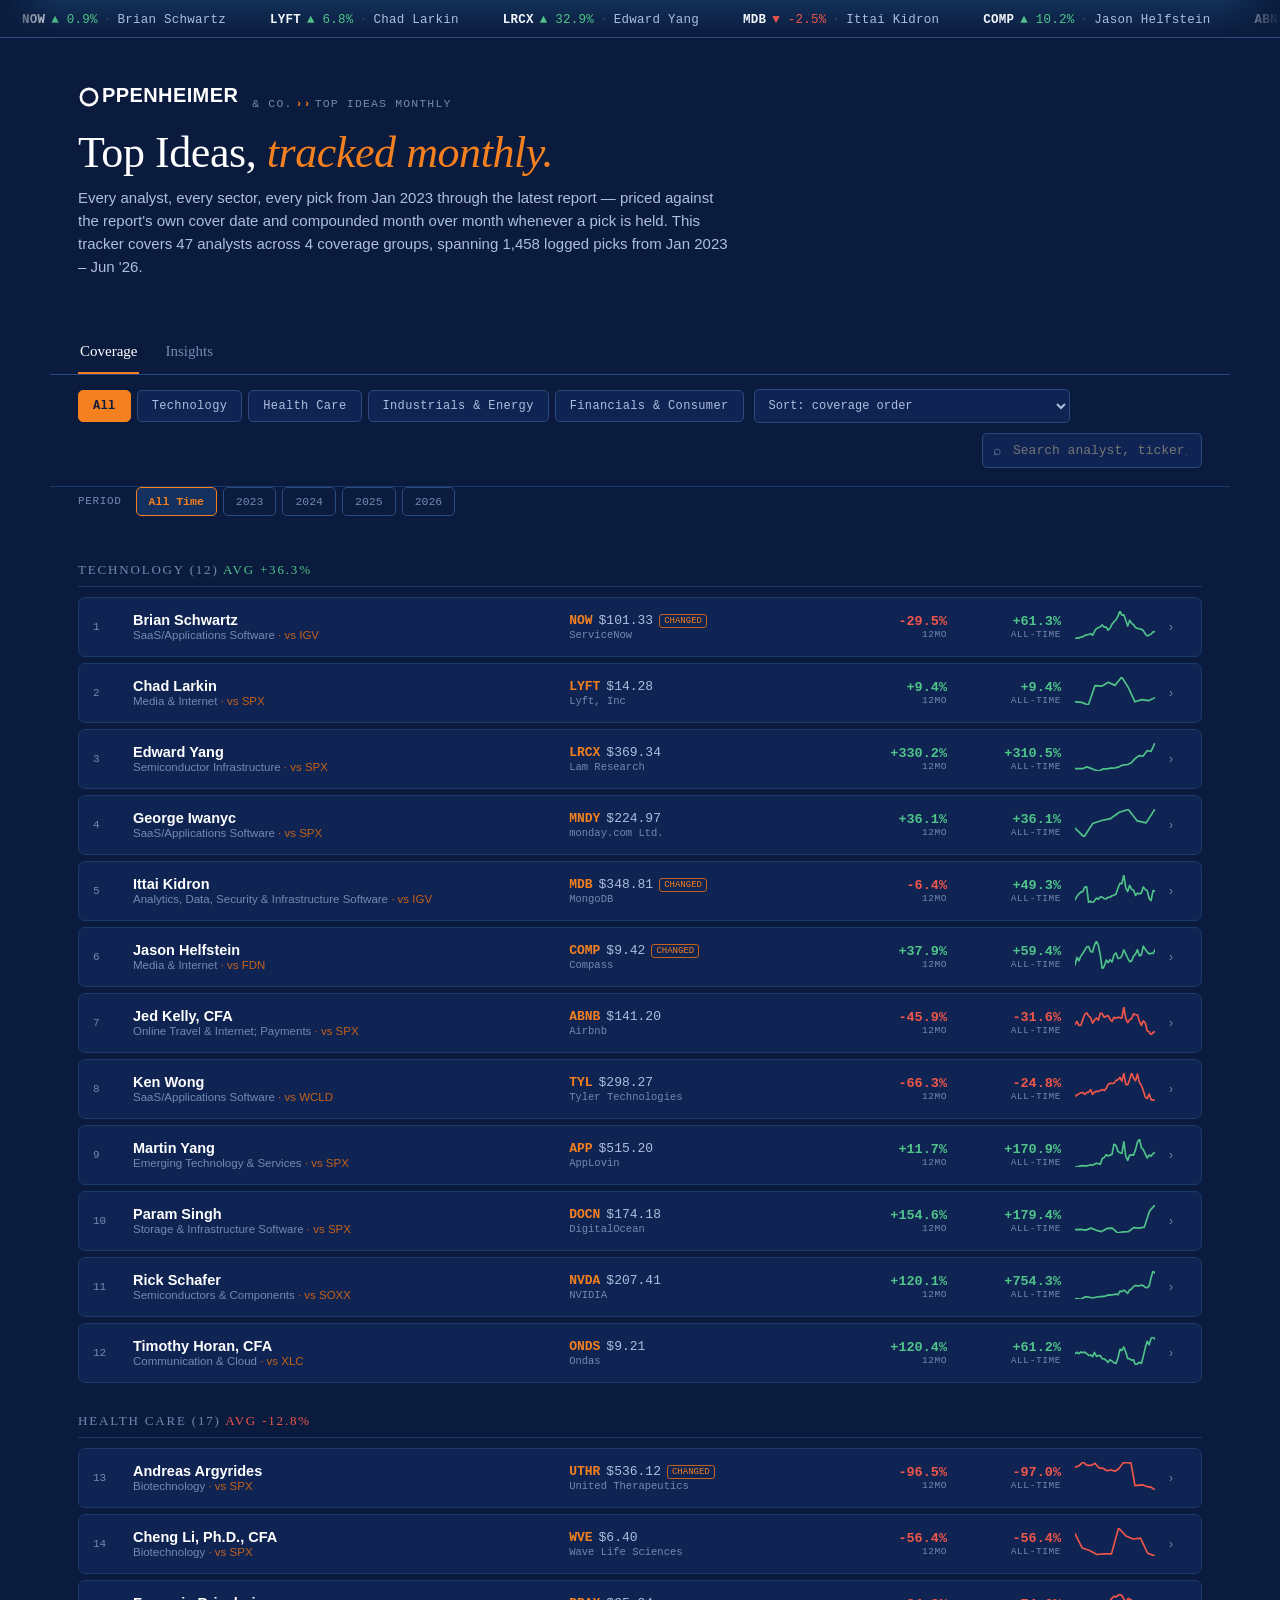
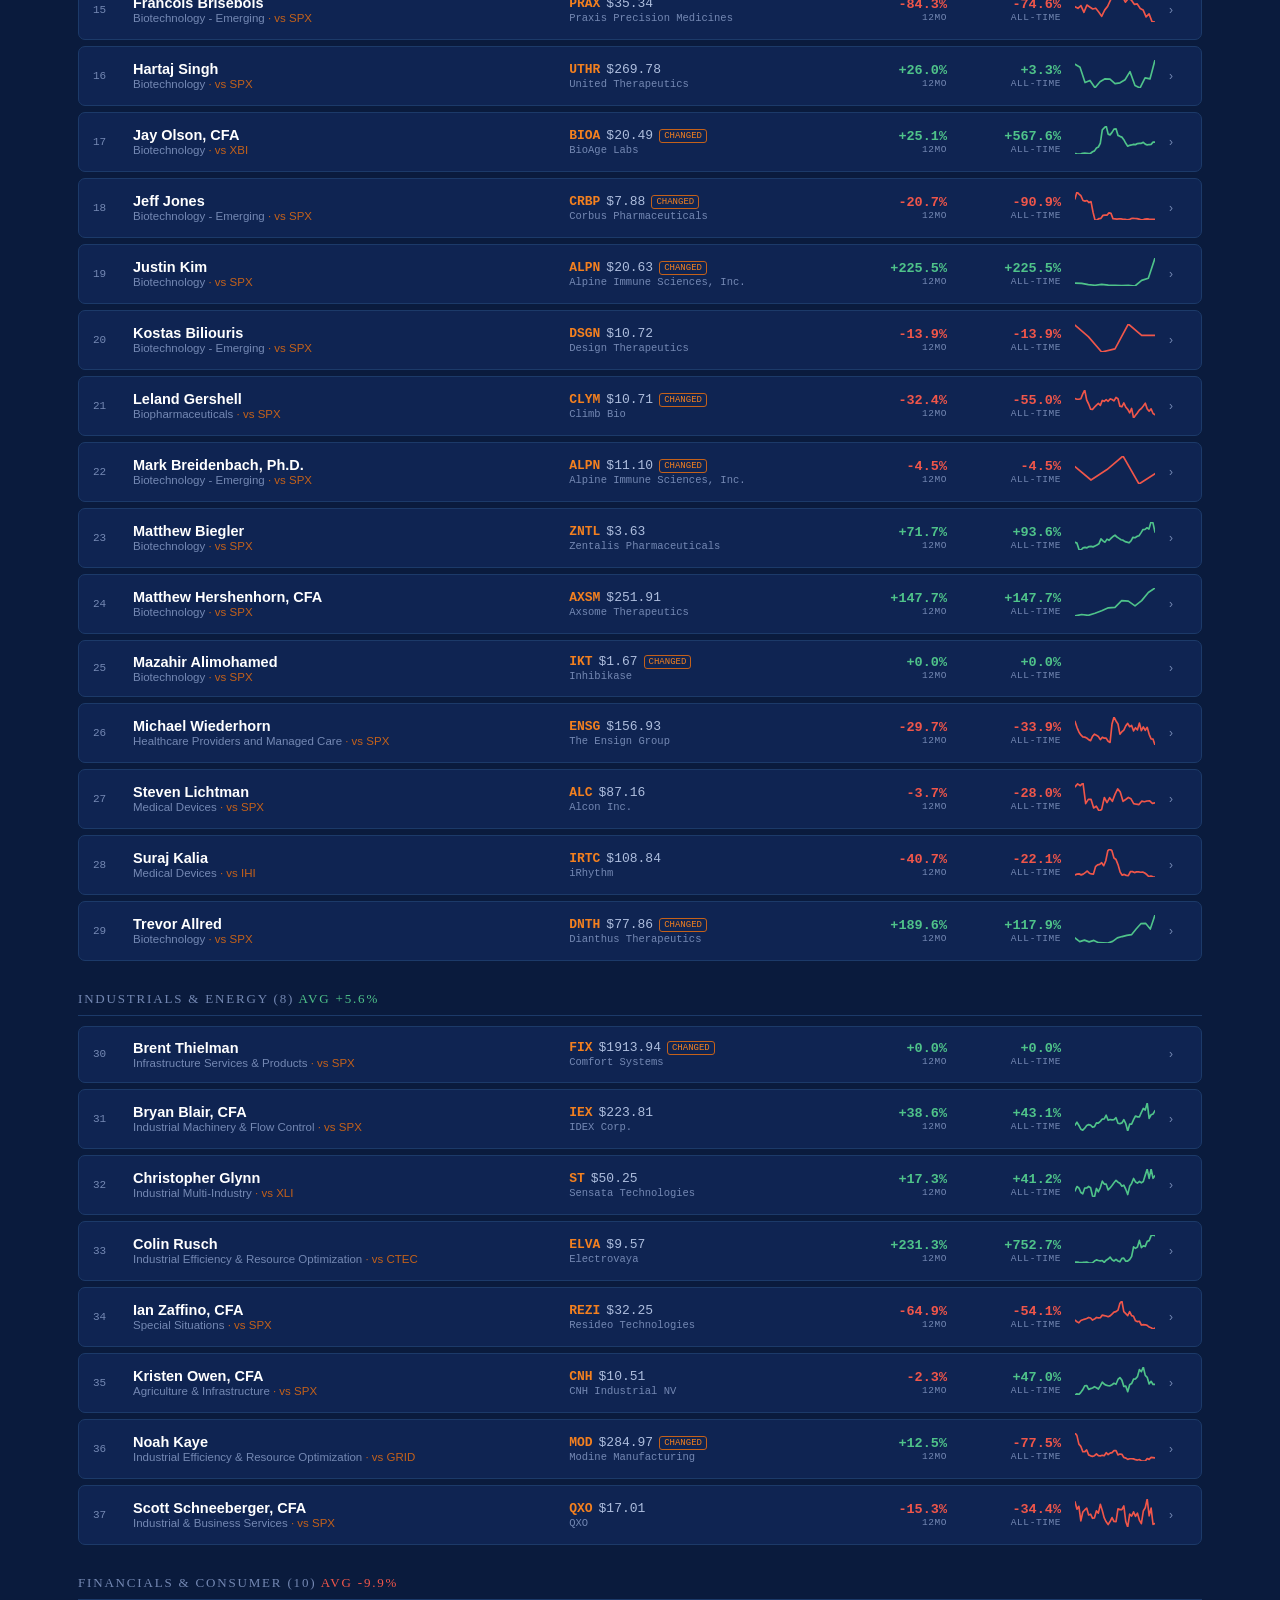
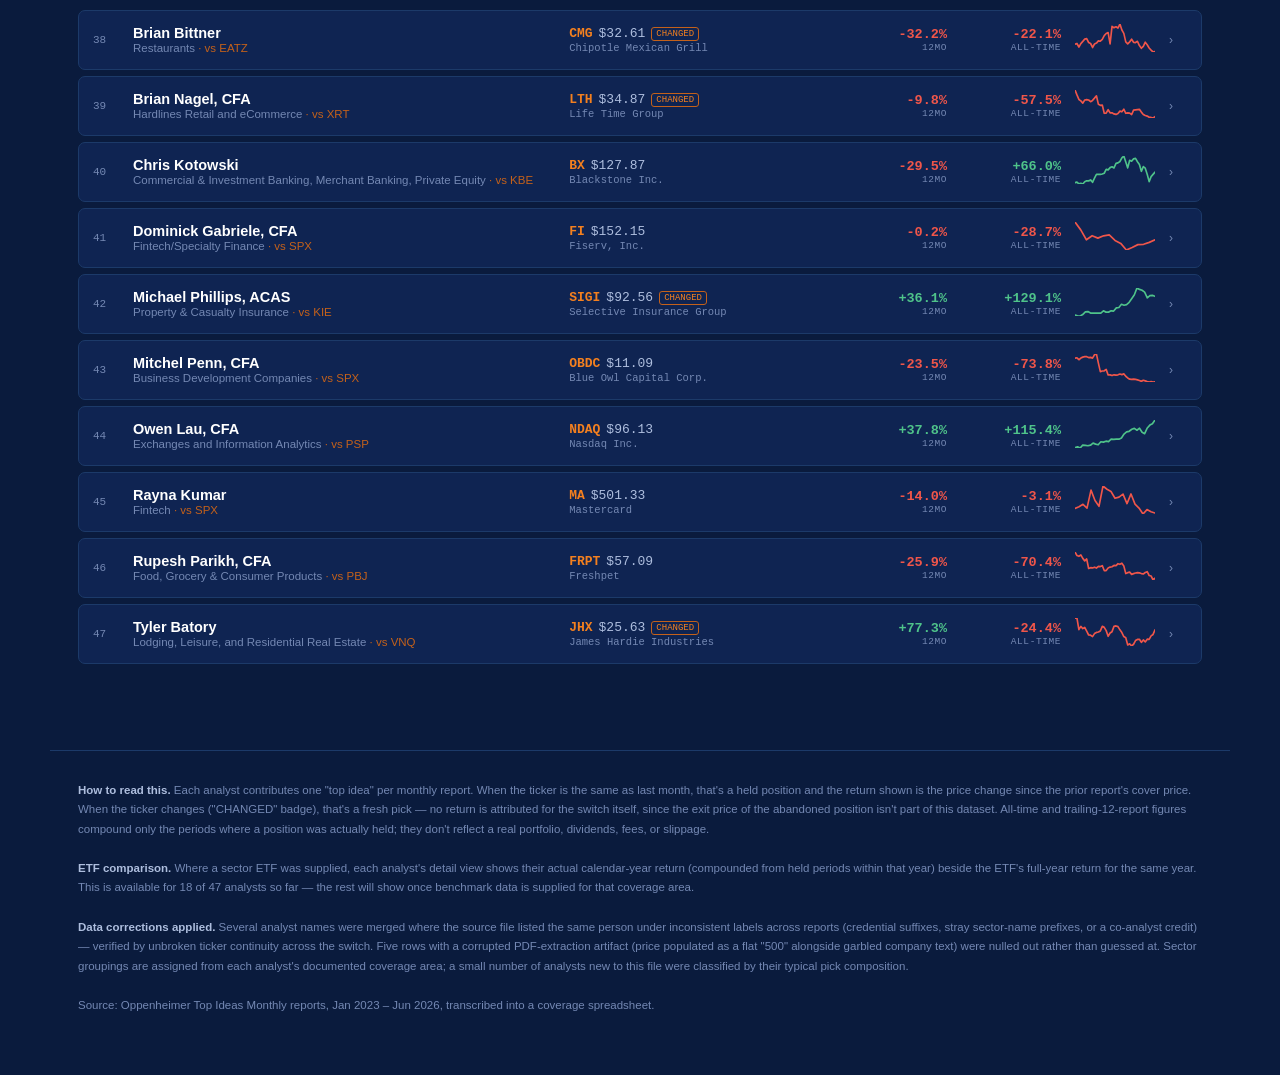
<file: oppenheimer-top-ideas-tracker/index.html>
<!DOCTYPE html>
<html lang="en">
<head>
<meta charset="UTF-8">
<meta name="viewport" content="width=device-width, initial-scale=1.0">
<title>Top Ideas — Analyst Coverage Tracker</title>
<link rel="stylesheet" href="css/style.css">
</head>
<body>


<div class="marquee-wrap"><div class="marquee-track" id="marquee"></div></div>

<header>
  <div class="brand-row">
    <div class="brand-mark">
      <svg class="brand-ring" viewBox="0 0 100 100" aria-hidden="true"><circle cx="50" cy="50" r="37" fill="none" stroke="currentColor" stroke-width="12"/></svg>
      <span class="brand-word">PPENHEIMER</span>
    </div>
    <div class="brand-sub">&amp; Co. <span class="brand-chevrons">›</span><span class="brand-chevrons">›</span> Top Ideas Monthly</div>
  </div>
  <h1>Top Ideas, <em>tracked monthly.</em></h1>
  <div class="sub">Every analyst, every sector, every pick from Jan 2023 through the latest report — priced against the report's own cover date and compounded month over month whenever a pick is held. This tracker covers <span id="stat-analysts">—</span> analysts across <span id="stat-sectors">4</span> coverage groups, spanning <span id="stat-picks">—</span> logged picks from <span id="stat-range">—</span>.</div>
</header>

<div class="page-tabs">
  <div class="page-tab active" data-page="coverage">Coverage</div>
  <div class="page-tab" data-page="insights">Insights</div>
</div>

<div class="controls" id="coverage-controls">
  <div class="tabs" id="tabs"></div>
  <select class="sort-select" id="sortSelect">
    <option value="default">Sort: coverage order</option>
    <option value="total_desc">Sort: all-time return ↓</option>
    <option value="total_asc">Sort: all-time return ↑</option>
    <option value="trailing_desc">Sort: trailing 12mo ↓</option>
    <option value="half_desc">Sort: half-year return ↓</option>
    <option value="ytd_desc">Sort: YTD return ↓</option>
    <option value="picks_desc">Sort: most picks logged</option>
    <option value="churn_desc">Sort: most idea changes</option>
    <option value="churn_asc">Sort: most conviction (fewest changes)</option>
    <option value="name">Sort: analyst A–Z</option>
  </select>
  <div class="search-wrap"><input id="search" placeholder="Search analyst, ticker, or company…" /></div>
</div>

<div class="controls" id="time-controls" style="border-bottom:none;padding-top:0;">
  <span style="font-family:var(--font-mono);font-size:11px;color:var(--text-faint);text-transform:uppercase;letter-spacing:.06em;margin-right:4px;">Period</span>
  <div class="time-tabs" id="timeTabs"></div>
</div>

<main id="main"></main>

<div class="insights-wrap" id="insights" style="display:none;"></div>

<footer>
  <b>How to read this.</b> Each analyst contributes one "top idea" per monthly report. When the ticker is the same as last month, that's a held position and the return shown is the price change since the prior report's cover price. When the ticker changes ("CHANGED" badge), that's a fresh pick — no return is attributed for the switch itself, since the exit price of the abandoned position isn't part of this dataset. All-time and trailing-12-report figures compound only the periods where a position was actually held; they don't reflect a real portfolio, dividends, fees, or slippage.<br/><br/>
  <b>ETF comparison.</b> Where a sector ETF was supplied, each analyst's detail view shows their actual calendar-year return (compounded from held periods within that year) beside the ETF's full-year return for the same year. This is available for 18 of 47 analysts so far — the rest will show once benchmark data is supplied for that coverage area.<br/><br/>
  <b>Data corrections applied.</b> Several analyst names were merged where the source file listed the same person under inconsistent labels across reports (credential suffixes, stray sector-name prefixes, or a co-analyst credit) — verified by unbroken ticker continuity across the switch. Five rows with a corrupted PDF-extraction artifact (price populated as a flat "500" alongside garbled company text) were nulled out rather than guessed at. Sector groupings are assigned from each analyst's documented coverage area; a small number of analysts new to this file were classified by their typical pick composition.<br/><br/>
  Source: Oppenheimer Top Ideas Monthly reports, Jan 2023 – Jun 2026, transcribed into a coverage spreadsheet.
</footer>

<script id="raw-data" type="application/json">[{"analyst":"Brian Schwartz","sector_group":"TECHNOLOGY","sector_label":"SaaS/Applications Software","history":[{"report_key":"2023-01","report_label":"Jan-Feb 2023","date":"2023-01-13","ticker":"WDAY","company":"Workday, Inc.","price":167.15,"price_target":null,"return":null,"return_type":null,"new_pick":true,"exit_ticker":null},{"report_key":"2023-02","report_label":"Feb-Mar 2023","date":"2023-02-21","ticker":"WDAY","company":"Workday, Inc.","price":181.92,"price_target":null,"return":0.0884,"return_type":"held","new_pick":false,"exit_ticker":null},{"report_key":"2023-03","report_label":"Mar-Apr 2023","date":"2023-03-13","ticker":"WDAY","company":"Workday, Inc.","price":181.25,"price_target":null,"return":-0.0037,"return_type":"held","new_pick":false,"exit_ticker":null},{"report_key":"2023-04","report_label":"Apr-May 2023","date":"2023-04-14","ticker":"WDAY","company":"Workday, Inc.","price":194.04,"price_target":null,"return":0.0706,"return_type":"held","new_pick":false,"exit_ticker":null},{"report_key":"2023-05","report_label":"May-Jun 2023","date":"2023-05-24","ticker":"WDAY","company":"Workday, Inc.","price":196.19,"price_target":null,"return":0.0111,"return_type":"held","new_pick":false,"exit_ticker":null},{"report_key":"2023-06","report_label":"Jun-Jul 2023","date":"2023-06-14","ticker":"WDAY","company":"Workday, Inc.","price":217.31,"price_target":null,"return":0.1077,"return_type":"held","new_pick":false,"exit_ticker":null},{"report_key":"2023-07","report_label":"Jul-Aug 2023","date":"2023-07-14","ticker":"WDAY","company":"Workday, Inc.","price":223.91,"price_target":null,"return":0.0304,"return_type":"held","new_pick":false,"exit_ticker":null},{"report_key":"2023-08","report_label":"Aug-Sep 2023","date":"2023-08-23","ticker":"NOW","company":"ServiceNow Inc.","price":568.0,"price_target":null,"return":0.0282,"return_type":"exit","new_pick":true,"exit_ticker":"WDAY"},{"report_key":"2023-09","report_label":"Sep-Oct 2023","date":"2023-09-13","ticker":"NOW","company":"ServiceNow Inc.","price":591.38,"price_target":null,"return":0.0412,"return_type":"held","new_pick":false,"exit_ticker":null},{"report_key":"2023-10","report_label":"Oct-Nov 2023","date":"2023-10-23","ticker":"NOW","company":"ServiceNow Inc.","price":541.38,"price_target":null,"return":-0.0845,"return_type":"held","new_pick":false,"exit_ticker":null},{"report_key":"2023-11","report_label":"Nov-Dec 2023","date":"2023-11-28","ticker":"CRM","company":"Salesforce Inc.","price":224.92,"price_target":null,"return":0.2288,"return_type":"exit","new_pick":true,"exit_ticker":"NOW"},{"report_key":"2023-12","report_label":"Dec-Jan 2024","date":"2023-12-15","ticker":"CRM","company":"Salesforce Inc.","price":261.6,"price_target":null,"return":0.1631,"return_type":"held","new_pick":false,"exit_ticker":null},{"report_key":"2024-01","report_label":"Jan-Feb 2024","date":"2024-01-16","ticker":"CRM","company":"Salesforce Inc.","price":269.19,"price_target":null,"return":0.029,"return_type":"held","new_pick":false,"exit_ticker":null},{"report_key":"2024-02","report_label":"Feb-Mar 2024","date":"2024-02-13","ticker":"CRM","company":"Salesforce Inc.","price":281.15,"price_target":null,"return":0.0444,"return_type":"held","new_pick":false,"exit_ticker":null},{"report_key":"2024-03","report_label":"Mar-Apr 2024","date":"2024-03-18","ticker":"CRM","company":"Salesforce Inc.","price":300.51,"price_target":null,"return":0.0689,"return_type":"held","new_pick":false,"exit_ticker":null},{"report_key":"2024-04","report_label":"Apr-May 2024","date":"2024-04-16","ticker":"CRM","company":"Salesforce Inc.","price":277.41,"price_target":null,"return":-0.0769,"return_type":"held","new_pick":false,"exit_ticker":null},{"report_key":"2024-05","report_label":"May-Jun 2024","date":"2024-05-14","ticker":"CRM","company":"Salesforce Inc.","price":276.8,"price_target":null,"return":-0.0022,"return_type":"held","new_pick":false,"exit_ticker":null},{"report_key":"2024-06","report_label":"Jun-Jul 2024","date":"2024-06-21","ticker":"AGYS","company":"Agilysys, Inc.","price":98.44,"price_target":100.0,"return":-0.1286,"return_type":"exit","new_pick":true,"exit_ticker":"CRM"},{"report_key":"2024-07","report_label":"Jul-Aug 2024","date":"2024-07-19","ticker":"CWAN","company":"Clearw ater Analytics Holdings","price":20.04,"price_target":25.0,"return":0.0962,"return_type":"exit","new_pick":true,"exit_ticker":"AGYS"},{"report_key":"2024-08","report_label":"Aug-Sep 2024","date":"2024-08-15","ticker":"CWAN","company":"Clearw ater Analytics Holdings","price":23.57,"price_target":25.0,"return":0.1761,"return_type":"held","new_pick":false,"exit_ticker":null},{"report_key":"2024-09","report_label":"Sep-Oct 2024","date":"2024-09-23","ticker":"CWAN","company":"Clearw ater Analytics Holdings","price":25.66,"price_target":25.0,"return":0.0887,"return_type":"held","new_pick":false,"exit_ticker":null},{"report_key":"2024-10","report_label":"Oct-Nov 2024","date":"2024-10-18","ticker":"CWAN","company":"Clearw ater Analytics Holdings","price":27.4,"price_target":31.0,"return":0.0678,"return_type":"held","new_pick":false,"exit_ticker":null},{"report_key":"2024-11","report_label":"Nov-Dec 2024","date":"2024-11-15","ticker":"AGYS","company":"Agilysys, Inc.","price":121.19,"price_target":135.0,"return":0.1128,"return_type":"exit","new_pick":true,"exit_ticker":"CWAN"},{"report_key":"2024-12","report_label":"Dec-Jan 2025","date":"2024-12-16","ticker":"CRM","company":"Salesforce Inc.","price":357.23,"price_target":415.0,"return":0.1488,"return_type":"exit","new_pick":true,"exit_ticker":"AGYS"},{"report_key":"2025-01","report_label":"Jan-Feb 2025","date":"2025-01-15","ticker":"CRM","company":"Salesforce Inc.","price":321.16,"price_target":415.0,"return":-0.101,"return_type":"held","new_pick":false,"exit_ticker":null},{"report_key":"2025-02","report_label":"Feb-Mar 2025","date":"2025-02-14","ticker":"AGYS","company":"Agilysys, Inc.","price":87.28,"price_target":135.0,"return":0.005,"return_type":"exit","new_pick":true,"exit_ticker":"CRM"},{"report_key":"2025-03","report_label":"Mar-Apr 2025","date":"2025-03-14","ticker":"FRSH","company":"Freshworks Inc.","price":14.88,"price_target":24.0,"return":-0.1481,"return_type":"exit","new_pick":true,"exit_ticker":"AGYS"},{"report_key":"2025-04","report_label":"Apr-May 2025","date":"2025-04-21","ticker":"CRM","company":"Salesforce Inc.","price":236.26,"price_target":380.0,"return":-0.1888,"return_type":"exit","new_pick":true,"exit_ticker":"FRSH"},{"report_key":"2025-05","report_label":"May-Jun 2025","date":"2025-05-15","ticker":"CRM","company":"Salesforce Inc.","price":290.76,"price_target":380.0,"return":0.2307,"return_type":"held","new_pick":false,"exit_ticker":null},{"report_key":"2025-06","report_label":"Jun-Jul 2025","date":"2025-06-16","ticker":"CWAN","company":"Clearw ater Analytics Holdings","price":22.18,"price_target":36.0,"return":-0.1015,"return_type":"exit","new_pick":true,"exit_ticker":"CRM"},{"report_key":"2025-07","report_label":"Jul-Aug 2025","date":"2025-07-21","ticker":"CWAN","company":"Clearw ater Analytics Holdings","price":21.12,"price_target":36.0,"return":-0.0478,"return_type":"held","new_pick":false,"exit_ticker":null},{"report_key":"2025-08","report_label":"Aug-Sep 2025","date":"2025-08-12","ticker":"MSFT","company":"Microsoft Corporation","price":529.24,"price_target":630.0,"return":-0.1027,"return_type":"exit","new_pick":true,"exit_ticker":"CWAN"},{"report_key":"2025-09","report_label":"Sep-Oct 2025","date":"2025-09-17","ticker":"MNDY","company":"Monday.com","price":193.49,"price_target":300.0,"return":-0.0424,"return_type":"exit","new_pick":true,"exit_ticker":"MSFT"},{"report_key":"2025-10","report_label":"Oct-Nov 2025","date":"2025-10-22","ticker":"MSFT","company":"Microsoft Corporation","price":520.54,"price_target":630.0,"return":-0.0145,"return_type":"exit","new_pick":true,"exit_ticker":"MNDY"},{"report_key":"2025-11","report_label":"Nov-Dec 2025","date":"2025-11-17","ticker":"MSFT","company":"Microsoft Corporation","price":507.49,"price_target":630.0,"return":-0.0251,"return_type":"held","new_pick":false,"exit_ticker":null},{"report_key":"2025-12","report_label":"Dec-Jan 2026","date":"2025-12-11","ticker":"CRM","company":"Salesforce Inc.","price":262.35,"price_target":300.0,"return":-0.0516,"return_type":"exit","new_pick":true,"exit_ticker":"MSFT"},{"report_key":"2026-01","report_label":"Jan-Feb 2026","date":"2026-01-20","ticker":"MSFT","company":"Microsoft","price":454.52,"price_target":630.0,"return":-0.1654,"return_type":"exit","new_pick":true,"exit_ticker":"CRM"},{"report_key":"2026-02","report_label":"Feb-Mar 2026","date":"2026-02-13","ticker":"NOW","company":"ServiceNow","price":107.08,"price_target":175.0,"return":-0.121,"return_type":"exit","new_pick":true,"exit_ticker":"MSFT"},{"report_key":"2026-03","report_label":"Mar-Apr 2026","date":"2026-03-13","ticker":"ORCL","company":"Oracle","price":155.11,"price_target":210.0,"return":0.0611,"return_type":"exit","new_pick":true,"exit_ticker":"NOW"},{"report_key":"2026-04","report_label":"Apr-May 2026","date":"2026-04-14","ticker":"ORCL","company":"Oracle","price":163.0,"price_target":210.0,"return":0.0509,"return_type":"held","new_pick":false,"exit_ticker":null},{"report_key":"2026-05","report_label":"May-Jun 2026","date":"2026-05-18","ticker":"ORCL","company":"Oracle","price":186.61,"price_target":235.0,"return":0.1448,"return_type":"held","new_pick":false,"exit_ticker":null},{"report_key":"2026-06","report_label":"Jun-Jul 2026","date":"2026-06-16","ticker":"NOW","company":"ServiceNow","price":101.33,"price_target":130.0,"return":0.0092,"return_type":"exit","new_pick":true,"exit_ticker":"ORCL"}],"cum":[1.0,1.0884,1.0844,1.1609,1.1738,1.3002,1.3398,1.3775,1.4343,1.3131,1.6135,1.8767,1.9311,2.0169,2.1558,1.9901,1.9857,1.7303,1.8968,2.2308,2.4287,2.5933,2.8859,3.3153,2.9804,2.9953,2.5517,2.07,2.5475,2.2889,2.1795,1.9557,1.8728,1.8456,1.7993,1.7064,1.4242,1.2519,1.3284,1.396,1.5981,1.6128],"total_return":61.3,"etf":"IGV","etf_label":"Enterprise Software","etf_returns":{"2023":58.47,"2024":23.4,"2025":5.62,"2026":-11.55},"spx_returns":{"2023":26.29,"2024":25.02,"2025":17.88,"2026":10.79},"trailing_return":-29.5,"year_returns":{"2023":87.7,"2024":76.7,"2025":-48.5,"2026":-5.5},"latest_ticker":"NOW","latest_price":101.33,"latest_date":"2026-06-16","num_picks":42},{"analyst":"Chad Larkin","sector_group":"TECHNOLOGY","sector_label":"Media & Internet","history":[{"report_key":"2025-06","report_label":"Jun-Jul 2025","date":"2025-06-16","ticker":"LYFT","company":"Lyft, Inc.","price":14.97,"price_target":17.0,"return":null,"return_type":null,"new_pick":true,"exit_ticker":null},{"report_key":"2025-07","report_label":"Jul-Aug 2025","date":"2025-07-21","ticker":"LYFT","company":"Lyft, Inc.","price":14.77,"price_target":20.0,"return":-0.0134,"return_type":"held","new_pick":false,"exit_ticker":null},{"report_key":"2025-08","report_label":"Aug-Sep 2025","date":"2025-08-12","ticker":"LYFT","company":"Lyft, Inc.","price":13.88,"price_target":17.0,"return":-0.0603,"return_type":"held","new_pick":false,"exit_ticker":null},{"report_key":"2025-09","report_label":"Sep-Oct 2025","date":"2025-09-17","ticker":"LYFT","company":"Lyft","price":20.44,"price_target":24.0,"return":0.4726,"return_type":"held","new_pick":false,"exit_ticker":null},{"report_key":"2025-10","report_label":"Oct-Nov 2025","date":"2025-10-22","ticker":"LYFT","company":"Lyft, Inc.","price":20.26,"price_target":24.0,"return":-0.0088,"return_type":"held","new_pick":false,"exit_ticker":null},{"report_key":"2025-11","report_label":"Nov-Dec 2025","date":"2025-11-17","ticker":"LYFT","company":"Lyft, Inc.","price":21.58,"price_target":26.0,"return":0.0652,"return_type":"held","new_pick":false,"exit_ticker":null},{"report_key":"2025-12","report_label":"Dec-Jan 2026","date":"2025-12-11","ticker":"RKT","company":"Rocket Companies","price":19.36,"price_target":25.0,"return":-0.0491,"return_type":"exit","new_pick":true,"exit_ticker":"LYFT"},{"report_key":"2026-01","report_label":"Jan-Feb 2026","date":"2026-01-20","ticker":"RKT","company":"Rocket Companies","price":22.05,"price_target":25.0,"return":0.1389,"return_type":"held","new_pick":false,"exit_ticker":null},{"report_key":"2026-02","report_label":"Feb-Mar 2026","date":"2026-02-13","ticker":"RKT","company":"Rocket Companies","price":18.68,"price_target":25.0,"return":-0.1528,"return_type":"held","new_pick":false,"exit_ticker":null},{"report_key":"2026-03","report_label":"Mar-Apr 2026","date":"2026-03-13","ticker":"LYFT","company":"Lyft, Inc","price":13.07,"price_target":26.0,"return":-0.243,"return_type":"exit","new_pick":true,"exit_ticker":"RKT"},{"report_key":"2026-04","report_label":"Apr-May 2026","date":"2026-04-14","ticker":"LYFT","company":"Lyft, Inc","price":13.71,"price_target":26.0,"return":0.049,"return_type":"held","new_pick":false,"exit_ticker":null},{"report_key":"2026-05","report_label":"May-Jun 2026","date":"2026-05-18","ticker":"LYFT","company":"Lyft, Inc","price":13.37,"price_target":20.0,"return":-0.0248,"return_type":"held","new_pick":false,"exit_ticker":null},{"report_key":"2026-06","report_label":"Jun-Jul 2026","date":"2026-06-16","ticker":"LYFT","company":"Lyft, Inc","price":14.28,"price_target":20.0,"return":0.0681,"return_type":"held","new_pick":false,"exit_ticker":null}],"cum":[1.0,0.9866,0.9271,1.3653,1.3532,1.4415,1.3707,1.5611,1.3226,1.0012,1.0502,1.0242,1.0939],"total_return":9.4,"etf":null,"etf_label":null,"etf_returns":null,"spx_returns":{"2023":26.29,"2024":25.02,"2025":17.88,"2026":10.79},"trailing_return":9.4,"year_returns":{"2023":null,"2024":null,"2025":37.1,"2026":-20.2},"latest_ticker":"LYFT","latest_price":14.28,"latest_date":"2026-06-16","num_picks":13},{"analyst":"Edward Yang","sector_group":"TECHNOLOGY","sector_label":"Semiconductor Infrastructure","history":[{"report_key":"2024-10","report_label":"Oct-Nov 2024","date":"2024-10-18","ticker":"ONTO","company":null,"price":null,"price_target":260.0,"return":null,"return_type":null,"new_pick":true,"exit_ticker":null},{"report_key":"2024-11","report_label":"Nov-Dec 2024","date":"2024-11-15","ticker":"ONTO","company":null,"price":null,"price_target":275.0,"return":null,"return_type":null,"new_pick":false,"exit_ticker":null},{"report_key":"2024-12","report_label":"Dec-Jan 2025","date":"2024-12-16","ticker":"ONTO","company":"Onto Innovation Inc.","price":170.55,"price_target":275.0,"return":null,"return_type":null,"new_pick":false,"exit_ticker":null},{"report_key":"2025-01","report_label":"Jan-Feb 2025","date":"2025-01-15","ticker":"ONTO","company":"Onto Innovation Inc.","price":204.67,"price_target":275.0,"return":0.2001,"return_type":"held","new_pick":false,"exit_ticker":null},{"report_key":"2025-02","report_label":"Feb-Mar 2025","date":"2025-02-14","ticker":"ONTO","company":"Onto Innovation Inc.","price":176.55,"price_target":275.0,"return":-0.1374,"return_type":"held","new_pick":false,"exit_ticker":null},{"report_key":"2025-03","report_label":"Mar-Apr 2025","date":"2025-03-14","ticker":"KLAC","company":"KLA Corp.","price":713.0,"price_target":850.0,"return":-0.2144,"return_type":"exit","new_pick":true,"exit_ticker":"ONTO"},{"report_key":"2025-04","report_label":"Apr-May 2025","date":"2025-04-21","ticker":"LRCX","company":"Lam Research Corporation","price":62.39,"price_target":80.0,"return":-0.137,"return_type":"exit","new_pick":true,"exit_ticker":"KLAC"},{"report_key":"2025-05","report_label":"May-Jun 2025","date":"2025-05-15","ticker":"ONTO","company":"Onto Innovation Inc.","price":98.04,"price_target":130.0,"return":0.3482,"return_type":"exit","new_pick":true,"exit_ticker":"LRCX"},{"report_key":"2025-06","report_label":"Jun-Jul 2025","date":"2025-06-16","ticker":"LRCX","company":"Lam Research Corporation","price":93.41,"price_target":110.0,"return":0.0085,"return_type":"exit","new_pick":true,"exit_ticker":"ONTO"},{"report_key":"2025-07","report_label":"Jul-Aug 2025","date":"2025-07-21","ticker":"LRCX","company":"Lam Research Corporation","price":101.74,"price_target":110.0,"return":0.0892,"return_type":"held","new_pick":false,"exit_ticker":null},{"report_key":"2025-08","report_label":"Aug-Sep 2025","date":"2025-08-12","ticker":"LRCX","company":"Lam Research Corporation","price":105.28,"price_target":120.0,"return":0.0348,"return_type":"held","new_pick":false,"exit_ticker":null},{"report_key":"2025-09","report_label":"Sep-Oct 2025","date":"2025-09-17","ticker":"LRCX","company":"Lam Research","price":119.21,"price_target":120.0,"return":0.1323,"return_type":"held","new_pick":false,"exit_ticker":null},{"report_key":"2025-10","report_label":"Oct-Nov 2025","date":"2025-10-22","ticker":"ONTO","company":"Onto Innovation Inc.","price":125.48,"price_target":180.0,"return":0.1807,"return_type":"exit","new_pick":true,"exit_ticker":"LRCX"},{"report_key":"2025-11","report_label":"Nov-Dec 2025","date":"2025-11-17","ticker":"LRCX","company":"Lam Research Corporation","price":147.46,"price_target":200.0,"return":0.0145,"return_type":"exit","new_pick":true,"exit_ticker":"ONTO"},{"report_key":"2025-12","report_label":"Dec-Jan 2026","date":"2025-12-11","ticker":"LRCX","company":"Lam Research Corporation","price":168.71,"price_target":200.0,"return":0.1441,"return_type":"held","new_pick":false,"exit_ticker":null},{"report_key":"2026-01","report_label":"Jan-Feb 2026","date":"2026-01-20","ticker":"Q","company":"Qnity Electronics","price":95.13,"price_target":100.0,"return":0.3158,"return_type":"exit","new_pick":true,"exit_ticker":"LRCX"},{"report_key":"2026-02","report_label":"Feb-Mar 2026","date":"2026-02-13","ticker":"KLAC","company":"KLA Corp","price":1464.13,"price_target":1800.0,"return":0.1727,"return_type":"exit","new_pick":true,"exit_ticker":"Q"},{"report_key":"2026-03","report_label":"Mar-Apr 2026","date":"2026-03-13","ticker":"KLAC","company":"KLA Corp","price":1418.64,"price_target":1900.0,"return":-0.0311,"return_type":"held","new_pick":false,"exit_ticker":null},{"report_key":"2026-04","report_label":"Apr-May 2026","date":"2026-04-14","ticker":"KLAC","company":"KLA Corp","price":1795.91,"price_target":1900.0,"return":0.2659,"return_type":"held","new_pick":false,"exit_ticker":null},{"report_key":"2026-05","report_label":"May-Jun 2026","date":"2026-05-18","ticker":"LRCX","company":"Lam Research","price":277.96,"price_target":330.0,"return":-0.022,"return_type":"exit","new_pick":true,"exit_ticker":"KLAC"},{"report_key":"2026-06","report_label":"Jun-Jul 2026","date":"2026-06-16","ticker":"LRCX","company":"Lam Research","price":369.34,"price_target":400.0,"return":0.3288,"return_type":"held","new_pick":false,"exit_ticker":null}],"cum":[1.0,1.0,1.0,1.2001,1.0352,0.8133,0.7018,0.9462,0.9543,1.0394,1.0756,1.2179,1.4379,1.4588,1.669,2.196,2.5753,2.4952,3.1587,3.0892,4.1049],"total_return":310.5,"etf":null,"etf_label":null,"etf_returns":null,"spx_returns":{"2023":26.29,"2024":25.02,"2025":17.88,"2026":10.79},"trailing_return":330.2,"year_returns":{"2023":null,"2024":null,"2025":66.9,"2026":146.0},"latest_ticker":"LRCX","latest_price":369.34,"latest_date":"2026-06-16","num_picks":21},{"analyst":"George Iwanyc","sector_group":"TECHNOLOGY","sector_label":"SaaS/Applications Software","history":[{"report_key":"2023-09","report_label":"Sep-Oct 2023","date":"2023-09-13","ticker":"MNDY","company":"monday.com Ltd.","price":165.36,"price_target":null,"return":null,"return_type":null,"new_pick":true,"exit_ticker":null},{"report_key":"2023-10","report_label":"Oct-Nov 2023","date":"2023-10-23","ticker":"MNDY","company":"monday.com Ltd.","price":137.77,"price_target":null,"return":-0.1668,"return_type":"held","new_pick":false,"exit_ticker":null},{"report_key":"2023-11","report_label":"Nov-Dec 2023","date":"2023-11-28","ticker":"MNDY","company":"monday.com Ltd.","price":179.85,"price_target":null,"return":0.3054,"return_type":"held","new_pick":false,"exit_ticker":null},{"report_key":"2023-12","report_label":"Dec-Jan 2024","date":"2023-12-15","ticker":"MNDY","company":"monday.com Ltd.","price":189.07,"price_target":null,"return":0.0513,"return_type":"held","new_pick":false,"exit_ticker":null},{"report_key":"2024-01","report_label":"Jan-Feb 2024","date":"2024-01-16","ticker":"MNDY","company":"monday.com Ltd.","price":195.19,"price_target":null,"return":0.0324,"return_type":"held","new_pick":false,"exit_ticker":null},{"report_key":"2024-02","report_label":"Feb-Mar 2024","date":"2024-02-13","ticker":"MNDY","company":"monday.com Ltd.","price":215.11,"price_target":null,"return":0.1021,"return_type":"held","new_pick":false,"exit_ticker":null},{"report_key":"2024-03","report_label":"Mar-Apr 2024","date":"2024-03-18","ticker":"MNDY","company":"monday.com Ltd.","price":223.22,"price_target":null,"return":0.0377,"return_type":"held","new_pick":false,"exit_ticker":null},{"report_key":"2024-04","report_label":"Apr-May 2024","date":"2024-04-16","ticker":"MNDY","company":"monday.com Ltd.","price":187.92,"price_target":null,"return":-0.1581,"return_type":"held","new_pick":false,"exit_ticker":null},{"report_key":"2024-05","report_label":"May-Jun 2024","date":"2024-05-14","ticker":"MNDY","company":"monday.com Ltd.","price":181.86,"price_target":null,"return":-0.0322,"return_type":"held","new_pick":false,"exit_ticker":null},{"report_key":"2024-06","report_label":"Jun-Jul 2024","date":"2024-06-21","ticker":"MNDY","company":"monday.com Ltd.","price":224.97,"price_target":250.0,"return":0.2371,"return_type":"held","new_pick":false,"exit_ticker":null}],"cum":[1.0,0.8332,1.0877,1.1435,1.1805,1.301,1.3501,1.1366,1.1,1.3609],"total_return":36.1,"etf":null,"etf_label":null,"etf_returns":null,"spx_returns":{"2023":26.29,"2024":25.02,"2025":17.88,"2026":10.79},"trailing_return":36.1,"year_returns":{"2023":14.3,"2024":19.0,"2025":null,"2026":null},"latest_ticker":"MNDY","latest_price":224.97,"latest_date":"2024-06-21","num_picks":10},{"analyst":"Ittai Kidron","sector_group":"TECHNOLOGY","sector_label":"Analytics, Data, Security & Infrastructure Software","history":[{"report_key":"2023-01","report_label":"Jan-Feb 2023","date":"2023-01-13","ticker":"PANW","company":"Palo Alto Networks Inc.","price":138.86,"price_target":null,"return":null,"return_type":null,"new_pick":true,"exit_ticker":null},{"report_key":"2023-02","report_label":"Feb-Mar 2023","date":"2023-02-21","ticker":"PANW","company":"Palo Alto Networks Inc.","price":166.89,"price_target":null,"return":0.2019,"return_type":"held","new_pick":false,"exit_ticker":null},{"report_key":"2023-03","report_label":"Mar-Apr 2023","date":"2023-03-13","ticker":"PANW","company":"Palo Alto Networks Inc.","price":185.9,"price_target":null,"return":0.1139,"return_type":"held","new_pick":false,"exit_ticker":null},{"report_key":"2023-04","report_label":"Apr-May 2023","date":"2023-04-14","ticker":"PANW","company":"Palo Alto Networks Inc.","price":199.44,"price_target":null,"return":0.0728,"return_type":"held","new_pick":false,"exit_ticker":null},{"report_key":"2023-05","report_label":"May-Jun 2023","date":"2023-05-24","ticker":"PANW","company":"Palo Alto Networks Inc.","price":204.31,"price_target":null,"return":0.0244,"return_type":"held","new_pick":false,"exit_ticker":null},{"report_key":"2023-06","report_label":"Jun-Jul 2023","date":"2023-06-14","ticker":"PANW","company":"Palo Alto Networks Inc.","price":238.56,"price_target":null,"return":0.1676,"return_type":"held","new_pick":false,"exit_ticker":null},{"report_key":"2023-07","report_label":"Jul-Aug 2023","date":"2023-07-14","ticker":"PANW","company":"Palo Alto Networks Inc.","price":241.26,"price_target":null,"return":0.0113,"return_type":"held","new_pick":false,"exit_ticker":null},{"report_key":"2023-08","report_label":"Aug-Sep 2023","date":"2023-08-23","ticker":"TEAM","company":"Atlassian Corporation Plc","price":191.69,"price_target":null,"return":-0.5116,"return_type":"exit","new_pick":true,"exit_ticker":"PANW"},{"report_key":"2023-09","report_label":"Sep-Oct 2023","date":"2023-09-13","ticker":"TEAM","company":"Atlassian Corporation Plc","price":208.89,"price_target":null,"return":0.0897,"return_type":"held","new_pick":false,"exit_ticker":null},{"report_key":"2023-10","report_label":"Oct-Nov 2023","date":"2023-10-23","ticker":"SNOW","company":"Snow flake Inc.","price":148.59,"price_target":null,"return":-0.1098,"return_type":"exit","new_pick":true,"exit_ticker":"TEAM"},{"report_key":"2023-11","report_label":"Nov-Dec 2023","date":"2023-11-28","ticker":"SNOW","company":"Snow flake Inc.","price":171.55,"price_target":null,"return":0.1545,"return_type":"held","new_pick":false,"exit_ticker":null},{"report_key":"2023-12","report_label":"Dec-Jan 2024","date":"2023-12-15","ticker":"SNOW","company":"Snow flake Inc.","price":199.01,"price_target":null,"return":0.1601,"return_type":"held","new_pick":false,"exit_ticker":null},{"report_key":"2024-01","report_label":"Jan-Feb 2024","date":"2024-01-16","ticker":"CRWD","company":"Crow dStrike Holdings, Inc.","price":286.29,"price_target":null,"return":-0.0552,"return_type":"exit","new_pick":true,"exit_ticker":"SNOW"},{"report_key":"2024-02","report_label":"Feb-Mar 2024","date":"2024-02-13","ticker":"CYBR","company":"CyberArk Softw are Ltd.","price":263.9,"price_target":null,"return":0.1263,"return_type":"exit","new_pick":true,"exit_ticker":"CRWD"},{"report_key":"2024-03","report_label":"Mar-Apr 2024","date":"2024-03-18","ticker":"CYBR","company":"CyberArk Softw are Ltd.","price":260.92,"price_target":null,"return":-0.0113,"return_type":"held","new_pick":false,"exit_ticker":null},{"report_key":"2024-04","report_label":"Apr-May 2024","date":"2024-04-16","ticker":"CYBR","company":"CyberArk Softw are Ltd.","price":239.97,"price_target":null,"return":-0.0803,"return_type":"held","new_pick":false,"exit_ticker":null},{"report_key":"2024-05","report_label":"May-Jun 2024","date":"2024-05-14","ticker":"CYBR","company":"CyberArk Softw are Ltd.","price":238.3,"price_target":null,"return":-0.007,"return_type":"held","new_pick":false,"exit_ticker":null},{"report_key":"2024-06","report_label":"Jun-Jul 2024","date":"2024-06-21","ticker":"CYBR","company":"CyberArk Softw are Ltd.","price":258.0,"price_target":310.0,"return":0.0827,"return_type":"held","new_pick":false,"exit_ticker":null},{"report_key":"2024-07","report_label":"Jul-Aug 2024","date":"2024-07-19","ticker":"CYBR","company":"CyberArk Softw are Ltd.","price":259.63,"price_target":310.0,"return":0.0063,"return_type":"held","new_pick":false,"exit_ticker":null},{"report_key":"2024-08","report_label":"Aug-Sep 2024","date":"2024-08-15","ticker":"CYBR","company":"CyberArk Softw are Ltd.","price":276.4,"price_target":310.0,"return":0.0646,"return_type":"held","new_pick":false,"exit_ticker":null},{"report_key":"2024-09","report_label":"Sep-Oct 2024","date":"2024-09-23","ticker":"CYBR","company":"CyberArk Softw are Ltd.","price":284.19,"price_target":310.0,"return":0.0282,"return_type":"held","new_pick":false,"exit_ticker":null},{"report_key":"2024-10","report_label":"Oct-Nov 2024","date":"2024-10-18","ticker":"TEAM","company":"Atlassian Corporation Plc","price":191.7,"price_target":230.0,"return":0.0556,"return_type":"exit","new_pick":true,"exit_ticker":"CYBR"},{"report_key":"2024-11","report_label":"Nov-Dec 2024","date":"2024-11-15","ticker":"TEAM","company":"Atlassian Corporation Plc","price":240.04,"price_target":270.0,"return":0.2522,"return_type":"held","new_pick":false,"exit_ticker":null},{"report_key":"2024-12","report_label":"Dec-Jan 2025","date":"2024-12-16","ticker":"OKTA","company":"Okta, Inc.","price":84.76,"price_target":125.0,"return":0.1585,"return_type":"exit","new_pick":true,"exit_ticker":"TEAM"},{"report_key":"2025-01","report_label":"Jan-Feb 2025","date":"2025-01-15","ticker":"TEAM","company":"Atlassian Corporation Plc","price":250.03,"price_target":300.0,"return":-0.0066,"return_type":"exit","new_pick":true,"exit_ticker":"OKTA"},{"report_key":"2025-02","report_label":"Feb-Mar 2025","date":"2025-02-14","ticker":"TEAM","company":"Atlassian Corporation Plc","price":313.1,"price_target":380.0,"return":0.2522,"return_type":"held","new_pick":false,"exit_ticker":null},{"report_key":"2025-03","report_label":"Mar-Apr 2025","date":"2025-03-14","ticker":"S","company":"SentinelOne","price":18.51,"price_target":32.0,"return":-0.3023,"return_type":"exit","new_pick":true,"exit_ticker":"TEAM"},{"report_key":"2025-04","report_label":"Apr-May 2025","date":"2025-04-21","ticker":"S","company":"SentinelOne","price":16.17,"price_target":28.0,"return":-0.1264,"return_type":"held","new_pick":false,"exit_ticker":null},{"report_key":"2025-05","report_label":"May-Jun 2025","date":"2025-05-15","ticker":"S","company":"SentinelOne","price":20.12,"price_target":28.0,"return":0.2443,"return_type":"held","new_pick":false,"exit_ticker":null},{"report_key":"2025-06","report_label":"Jun-Jul 2025","date":"2025-06-16","ticker":"TEAM","company":"Atlassian Corporation Plc","price":200.32,"price_target":300.0,"return":-0.1257,"return_type":"exit","new_pick":true,"exit_ticker":"S"},{"report_key":"2025-07","report_label":"Jul-Aug 2025","date":"2025-07-21","ticker":"TEAM","company":"Atlassian Corporation Plc","price":194.36,"price_target":275.0,"return":-0.0298,"return_type":"held","new_pick":false,"exit_ticker":null},{"report_key":"2025-08","report_label":"Aug-Sep 2025","date":"2025-08-12","ticker":"TEAM","company":"Atlassian Corporation Plc","price":158.0,"price_target":275.0,"return":-0.1871,"return_type":"held","new_pick":false,"exit_ticker":null},{"report_key":"2025-09","report_label":"Sep-Oct 2025","date":"2025-09-17","ticker":"TEAM","company":"Atlassian","price":173.87,"price_target":275.0,"return":0.1004,"return_type":"held","new_pick":false,"exit_ticker":null},{"report_key":"2025-10","report_label":"Oct-Nov 2025","date":"2025-10-22","ticker":"MDB","company":"MongoDB, Inc.","price":325.1,"price_target":385.0,"return":-0.0344,"return_type":"exit","new_pick":true,"exit_ticker":"TEAM"},{"report_key":"2025-11","report_label":"Nov-Dec 2025","date":"2025-11-17","ticker":"MDB","company":"MongoDB, Inc.","price":339.6,"price_target":385.0,"return":0.0446,"return_type":"held","new_pick":false,"exit_ticker":null},{"report_key":"2025-12","report_label":"Dec-Jan 2026","date":"2025-12-11","ticker":"MDB","company":"MongoDB, Inc.","price":420.39,"price_target":450.0,"return":0.2379,"return_type":"held","new_pick":false,"exit_ticker":null},{"report_key":"2026-01","report_label":"Jan-Feb 2026","date":"2026-01-20","ticker":"MDB","company":"MongoDB","price":384.82,"price_target":490.0,"return":-0.0846,"return_type":"held","new_pick":false,"exit_ticker":null},{"report_key":"2026-02","report_label":"Feb-Mar 2026","date":"2026-02-13","ticker":"MDB","company":"MongoDB","price":368.4,"price_target":425.0,"return":-0.0427,"return_type":"held","new_pick":false,"exit_ticker":null},{"report_key":"2026-03","report_label":"Mar-Apr 2026","date":"2026-03-13","ticker":"MDB","company":"MongoDB","price":260.5,"price_target":375.0,"return":-0.2929,"return_type":"held","new_pick":false,"exit_ticker":null},{"report_key":"2026-04","report_label":"Apr-May 2026","date":"2026-04-14","ticker":"TWLO","company":"Twilio","price":124.0,"price_target":170.0,"return":-0.1033,"return_type":"exit","new_pick":true,"exit_ticker":"MDB"},{"report_key":"2026-05","report_label":"May-Jun 2026","date":"2026-05-18","ticker":"TWLO","company":"Twilio","price":197.68,"price_target":235.0,"return":0.5942,"return_type":"held","new_pick":false,"exit_ticker":null},{"report_key":"2026-06","report_label":"Jun-Jul 2026","date":"2026-06-16","ticker":"MDB","company":"MongoDB","price":348.81,"price_target":410.0,"return":-0.0253,"return_type":"exit","new_pick":true,"exit_ticker":"TWLO"}],"cum":[1.0,1.2019,1.3388,1.4363,1.4713,1.7179,1.7373,0.8485,0.9246,0.8231,0.9503,1.1024,1.0415,1.1731,1.1598,1.0667,1.0592,1.1468,1.1541,1.2286,1.2633,1.3335,1.6698,1.9345,1.9217,2.4063,1.6789,1.4667,1.825,1.5956,1.5481,1.2584,1.3848,1.3371,1.3968,1.729,1.5828,1.5152,1.0714,0.9607,1.5316,1.4928],"total_return":49.3,"etf":"IGV","etf_label":"Data Analytics","etf_returns":{"2023":58.47,"2024":23.4,"2025":5.62,"2026":-11.55},"spx_returns":{"2023":26.29,"2024":25.02,"2025":17.88,"2026":10.79},"trailing_return":-6.4,"year_returns":{"2023":10.2,"2024":75.5,"2025":-10.6,"2026":-13.7},"latest_ticker":"MDB","latest_price":348.81,"latest_date":"2026-06-16","num_picks":42},{"analyst":"Jason Helfstein","sector_group":"TECHNOLOGY","sector_label":"Media & Internet","history":[{"report_key":"2023-01","report_label":"Jan-Feb 2023","date":"2023-01-13","ticker":"ROKU","company":"Roku, Inc.","price":50.82,"price_target":null,"return":null,"return_type":null,"new_pick":true,"exit_ticker":null},{"report_key":"2023-02","report_label":"Feb-Mar 2023","date":"2023-02-21","ticker":"UBER","company":"Uber Technologies, Inc.","price":34.2,"price_target":null,"return":0.2914,"return_type":"exit","new_pick":true,"exit_ticker":"ROKU"},{"report_key":"2023-03","report_label":"Mar-Apr 2023","date":"2023-03-13","ticker":"NFLX","company":"Netflix, Inc.","price":293.51,"price_target":null,"return":-0.0988,"return_type":"exit","new_pick":true,"exit_ticker":"UBER"},{"report_key":"2023-04","report_label":"Apr-May 2023","date":"2023-04-14","ticker":"NFLX","company":"Netflix, Inc.","price":338.63,"price_target":null,"return":0.1537,"return_type":"held","new_pick":false,"exit_ticker":null},{"report_key":"2023-05","report_label":"May-Jun 2023","date":"2023-05-24","ticker":"UBER","company":"Uber Technologies, Inc.","price":37.96,"price_target":null,"return":0.0774,"return_type":"exit","new_pick":true,"exit_ticker":"NFLX"},{"report_key":"2023-06","report_label":"Jun-Jul 2023","date":"2023-06-14","ticker":"UBER","company":"Uber Technologies, Inc.","price":41.27,"price_target":null,"return":0.0872,"return_type":"held","new_pick":false,"exit_ticker":null},{"report_key":"2023-07","report_label":"Jul-Aug 2023","date":"2023-07-14","ticker":"UBER","company":"Uber Technologies, Inc.","price":44.75,"price_target":null,"return":0.0843,"return_type":"held","new_pick":false,"exit_ticker":null},{"report_key":"2023-08","report_label":"Aug-Sep 2023","date":"2023-08-23","ticker":"ETSY","company":"Etsy, Inc.","price":73.08,"price_target":null,"return":0.0087,"return_type":"exit","new_pick":true,"exit_ticker":"UBER"},{"report_key":"2023-09","report_label":"Sep-Oct 2023","date":"2023-09-13","ticker":"ETSY","company":"Etsy, Inc.","price":64.56,"price_target":null,"return":-0.1166,"return_type":"held","new_pick":false,"exit_ticker":null},{"report_key":"2023-10","report_label":"Oct-Nov 2023","date":"2023-10-23","ticker":"ETSY","company":"Etsy, Inc.","price":64.15,"price_target":null,"return":-0.0064,"return_type":"held","new_pick":false,"exit_ticker":null},{"report_key":"2023-11","report_label":"Nov-Dec 2023","date":"2023-11-28","ticker":"PERI","company":"Perion Network","price":28.87,"price_target":null,"return":0.1733,"return_type":"exit","new_pick":true,"exit_ticker":"ETSY"},{"report_key":"2023-12","report_label":"Dec-Jan 2024","date":"2023-12-15","ticker":"PERI","company":"Perion Network","price":31.56,"price_target":null,"return":0.0932,"return_type":"held","new_pick":false,"exit_ticker":null},{"report_key":"2024-01","report_label":"Jan-Feb 2024","date":"2024-01-16","ticker":"PERI","company":"Perion Network","price":28.68,"price_target":null,"return":-0.0913,"return_type":"held","new_pick":false,"exit_ticker":null},{"report_key":"2024-02","report_label":"Feb-Mar 2024","date":"2024-02-13","ticker":"IAS","company":"Integral Ad Science Inc.","price":15.71,"price_target":null,"return":-0.2197,"return_type":"exit","new_pick":true,"exit_ticker":"PERI"},{"report_key":"2024-03","report_label":"Mar-Apr 2024","date":"2024-03-18","ticker":"COMP","company":"Compass Inc.","price":3.06,"price_target":null,"return":-0.3902,"return_type":"exit","new_pick":true,"exit_ticker":"IAS"},{"report_key":"2024-04","report_label":"Apr-May 2024","date":"2024-04-16","ticker":"COMP","company":"Compass Inc.","price":3.45,"price_target":null,"return":0.1275,"return_type":"held","new_pick":false,"exit_ticker":null},{"report_key":"2024-05","report_label":"May-Jun 2024","date":"2024-05-14","ticker":"CART","company":"Maplebear Inc. (Instacart)","price":34.3,"price_target":null,"return":0.2522,"return_type":"exit","new_pick":true,"exit_ticker":"COMP"},{"report_key":"2024-06","report_label":"Jun-Jul 2024","date":"2024-06-21","ticker":"CART","company":"Maplebear Inc. (Instacart)","price":31.51,"price_target":48.0,"return":-0.0813,"return_type":"held","new_pick":false,"exit_ticker":null},{"report_key":"2024-07","report_label":"Jul-Aug 2024","date":"2024-07-19","ticker":"CART","company":"Maplebear Inc. (Instacart)","price":35.0,"price_target":48.0,"return":0.1108,"return_type":"held","new_pick":false,"exit_ticker":null},{"report_key":"2024-08","report_label":"Aug-Sep 2024","date":"2024-08-15","ticker":"CART","company":"Maplebear Inc. (Instacart)","price":32.35,"price_target":48.0,"return":-0.0757,"return_type":"held","new_pick":false,"exit_ticker":null},{"report_key":"2024-09","report_label":"Sep-Oct 2024","date":"2024-09-23","ticker":"UBER","company":"Uber Technologies, Inc.","price":74.71,"price_target":90.0,"return":0.2433,"return_type":"exit","new_pick":true,"exit_ticker":"CART"},{"report_key":"2024-10","report_label":"Oct-Nov 2024","date":"2024-10-18","ticker":"PINS","company":"Pinterest","price":33.18,"price_target":45.0,"return":0.0596,"return_type":"exit","new_pick":true,"exit_ticker":"UBER"},{"report_key":"2024-11","report_label":"Nov-Dec 2024","date":"2024-11-15","ticker":"CART","company":"Maplebear Inc. (Instacart)","price":42.0,"price_target":60.0,"return":-0.1489,"return_type":"exit","new_pick":true,"exit_ticker":"PINS"},{"report_key":"2024-12","report_label":"Dec-Jan 2025","date":"2024-12-16","ticker":"CART","company":"Maplebear Inc. (Instacart)","price":42.58,"price_target":60.0,"return":0.0138,"return_type":"held","new_pick":false,"exit_ticker":null},{"report_key":"2025-01","report_label":"Jan-Feb 2025","date":"2025-01-15","ticker":"UBER","company":"Uber Technologies, Inc.","price":67.02,"price_target":85.0,"return":0.0594,"return_type":"exit","new_pick":true,"exit_ticker":"CART"},{"report_key":"2025-02","report_label":"Feb-Mar 2025","date":"2025-02-14","ticker":"UBER","company":"Uber Technologies, Inc.","price":79.42,"price_target":100.0,"return":0.185,"return_type":"held","new_pick":false,"exit_ticker":null},{"report_key":"2025-03","report_label":"Mar-Apr 2025","date":"2025-03-14","ticker":"TTD","company":"The Trade Desk, Inc.","price":53.94,"price_target":115.0,"return":-0.0991,"return_type":"exit","new_pick":true,"exit_ticker":"UBER"},{"report_key":"2025-04","report_label":"Apr-May 2025","date":"2025-04-21","ticker":"COMP","company":"Compass Inc.","price":6.86,"price_target":13.0,"return":-0.1183,"return_type":"exit","new_pick":true,"exit_ticker":"TTD"},{"report_key":"2025-05","report_label":"May-Jun 2025","date":"2025-05-15","ticker":"COMP","company":"Compass Inc.","price":6.11,"price_target":12.0,"return":-0.1093,"return_type":"held","new_pick":false,"exit_ticker":null},{"report_key":"2025-06","report_label":"Jun-Jul 2025","date":"2025-06-16","ticker":"RDDT","company":"Reddit Inc.","price":126.2,"price_target":150.0,"return":0.0262,"return_type":"exit","new_pick":true,"exit_ticker":"COMP"},{"report_key":"2025-07","report_label":"Jul-Aug 2025","date":"2025-07-21","ticker":"GOOG","company":"Alphabet Inc.","price":191.15,"price_target":220.0,"return":0.1592,"return_type":"exit","new_pick":true,"exit_ticker":"RDDT"},{"report_key":"2025-08","report_label":"Aug-Sep 2025","date":"2025-08-12","ticker":"COMP","company":"Compass Inc.","price":8.47,"price_target":11.0,"return":0.065,"return_type":"exit","new_pick":true,"exit_ticker":"GOOG"},{"report_key":"2025-09","report_label":"Sep-Oct 2025","date":"2025-09-17","ticker":"CART","company":"Maplebear","price":46.38,"price_target":65.0,"return":0.1169,"return_type":"exit","new_pick":true,"exit_ticker":"COMP"},{"report_key":"2025-10","report_label":"Oct-Nov 2025","date":"2025-10-22","ticker":"CART","company":"Maplebear Inc. (Instacart)","price":39.47,"price_target":65.0,"return":-0.149,"return_type":"held","new_pick":false,"exit_ticker":null},{"report_key":"2025-11","report_label":"Nov-Dec 2025","date":"2025-11-17","ticker":"RDDT","company":"Reddit Inc.","price":187.55,"price_target":300.0,"return":0.0263,"return_type":"exit","new_pick":true,"exit_ticker":"CART"},{"report_key":"2025-12","report_label":"Dec-Jan 2026","date":"2025-12-11","ticker":"NFLX","company":"Netflix, Inc.","price":94.09,"price_target":145.0,"return":0.2452,"return_type":"exit","new_pick":true,"exit_ticker":"RDDT"},{"report_key":"2026-01","report_label":"Jan-Feb 2026","date":"2026-01-20","ticker":"CART","company":"Maplebear, Inc.","price":38.55,"price_target":65.0,"return":-0.0726,"return_type":"exit","new_pick":true,"exit_ticker":"NFLX"},{"report_key":"2026-02","report_label":"Feb-Mar 2026","date":"2026-02-13","ticker":"RDDT","company":"Reddit","price":139.65,"price_target":250.0,"return":-0.0584,"return_type":"exit","new_pick":true,"exit_ticker":"CART"},{"report_key":"2026-03","report_label":"Mar-Apr 2026","date":"2026-03-13","ticker":"DASH","company":"DoorDash","price":161.36,"price_target":235.0,"return":-0.0522,"return_type":"exit","new_pick":true,"exit_ticker":"RDDT"},{"report_key":"2026-04","report_label":"Apr-May 2026","date":"2026-04-14","ticker":"DASH","company":"DoorDash","price":163.55,"price_target":235.0,"return":0.0136,"return_type":"held","new_pick":false,"exit_ticker":null},{"report_key":"2026-05","report_label":"May-Jun 2026","date":"2026-05-18","ticker":"RDDT","company":"Reddit","price":159.11,"price_target":225.0,"return":-0.0054,"return_type":"exit","new_pick":true,"exit_ticker":"DASH"},{"report_key":"2026-06","report_label":"Jun-Jul 2026","date":"2026-06-16","ticker":"COMP","company":"Compass","price":9.42,"price_target":15.0,"return":0.1023,"return_type":"exit","new_pick":true,"exit_ticker":"RDDT"}],"cum":[1.0,1.2914,1.1638,1.3427,1.4466,1.5728,1.7053,1.7202,1.5196,1.5099,1.7715,1.9366,1.7598,1.3732,0.8374,0.9441,1.1823,1.0861,1.2065,1.1151,1.3865,1.4691,1.2503,1.2676,1.3429,1.5913,1.4336,1.264,1.1259,1.1554,1.3393,1.4264,1.5931,1.3557,1.3914,1.7326,1.6068,1.5129,1.434,1.4535,1.4456,1.5935],"total_return":59.4,"etf":"FDN","etf_label":"Media/Internet","etf_returns":{"2023":51.44,"2024":30.52,"2025":10.59,"2026":-0.76},"spx_returns":{"2023":26.29,"2024":25.02,"2025":17.88,"2026":10.79},"trailing_return":37.9,"year_returns":{"2023":93.7,"2024":-34.5,"2025":36.7,"2026":-8.0},"latest_ticker":"COMP","latest_price":9.42,"latest_date":"2026-06-16","num_picks":42},{"analyst":"Jed Kelly, CFA","sector_group":"TECHNOLOGY","sector_label":"Online Travel & Internet; Payments","history":[{"report_key":"2023-01","report_label":"Jan-Feb 2023","date":"2023-01-13","ticker":"GENI","company":"Genius Sports Limited","price":4.39,"price_target":null,"return":null,"return_type":null,"new_pick":true,"exit_ticker":null},{"report_key":"2023-02","report_label":"Feb-Mar 2023","date":"2023-02-21","ticker":"GENI","company":"Genius Sports Limited","price":5.03,"price_target":null,"return":0.1458,"return_type":"held","new_pick":false,"exit_ticker":null},{"report_key":"2023-03","report_label":"Mar-Apr 2023","date":"2023-03-13","ticker":"CARG","company":"CarGurus, Inc.","price":17.05,"price_target":null,"return":-0.1571,"return_type":"exit","new_pick":true,"exit_ticker":"GENI"},{"report_key":"2023-04","report_label":"Apr-May 2023","date":"2023-04-14","ticker":"DKNG","company":"DraftKings, Inc.","price":19.16,"price_target":null,"return":0.007,"return_type":"exit","new_pick":true,"exit_ticker":"CARG"},{"report_key":"2023-05","report_label":"May-Jun 2023","date":"2023-05-24","ticker":"CARG","company":"CarGurus, Inc.","price":18.74,"price_target":null,"return":0.2604,"return_type":"exit","new_pick":true,"exit_ticker":"DKNG"},{"report_key":"2023-06","report_label":"Jun-Jul 2023","date":"2023-06-14","ticker":"CARG","company":"CarGurus, Inc.","price":22.26,"price_target":null,"return":0.1878,"return_type":"held","new_pick":false,"exit_ticker":null},{"report_key":"2023-07","report_label":"Jul-Aug 2023","date":"2023-07-14","ticker":"DKNG","company":"DraftKings, Inc.","price":30.55,"price_target":null,"return":0.0499,"return_type":"exit","new_pick":true,"exit_ticker":"CARG"},{"report_key":"2023-08","report_label":"Aug-Sep 2023","date":"2023-08-23","ticker":"GENI","company":"Genius Sports Limited","price":6.38,"price_target":null,"return":-0.0897,"return_type":"exit","new_pick":true,"exit_ticker":"DKNG"},{"report_key":"2023-09","report_label":"Sep-Oct 2023","date":"2023-09-13","ticker":"GENI","company":"Genius Sports Limited","price":6.04,"price_target":null,"return":-0.0533,"return_type":"held","new_pick":false,"exit_ticker":null},{"report_key":"2023-10","report_label":"Oct-Nov 2023","date":"2023-10-23","ticker":"GENI","company":"Genius Sports Limited","price":4.91,"price_target":null,"return":-0.1871,"return_type":"held","new_pick":false,"exit_ticker":null},{"report_key":"2023-11","report_label":"Nov-Dec 2023","date":"2023-11-28","ticker":"GENI","company":"Genius Sports Limited","price":5.51,"price_target":null,"return":0.1222,"return_type":"held","new_pick":false,"exit_ticker":null},{"report_key":"2023-12","report_label":"Dec-Jan 2024","date":"2023-12-15","ticker":"GENI","company":"Genius Sports Limited","price":5.95,"price_target":null,"return":0.0799,"return_type":"held","new_pick":false,"exit_ticker":null},{"report_key":"2024-01","report_label":"Jan-Feb 2024","date":"2024-01-16","ticker":"DKNG","company":"DraftKings, Inc.","price":33.66,"price_target":null,"return":-0.0756,"return_type":"exit","new_pick":true,"exit_ticker":"GENI"},{"report_key":"2024-02","report_label":"Feb-Mar 2024","date":"2024-02-13","ticker":"EXPE","company":"Expedia Group","price":134.84,"price_target":null,"return":0.2683,"return_type":"exit","new_pick":true,"exit_ticker":"DKNG"},{"report_key":"2024-03","report_label":"Mar-Apr 2024","date":"2024-03-18","ticker":"GENI","company":"Genius Sports Limited","price":5.73,"price_target":null,"return":-0.0242,"return_type":"exit","new_pick":true,"exit_ticker":"EXPE"},{"report_key":"2024-04","report_label":"Apr-May 2024","date":"2024-04-16","ticker":"GENI","company":"Genius Sports Limited","price":5.12,"price_target":null,"return":-0.1065,"return_type":"held","new_pick":false,"exit_ticker":null},{"report_key":"2024-05","report_label":"May-Jun 2024","date":"2024-05-14","ticker":"GENI","company":"Genius Sports Limited","price":5.3,"price_target":null,"return":0.0352,"return_type":"held","new_pick":false,"exit_ticker":null},{"report_key":"2024-06","report_label":"Jun-Jul 2024","date":"2024-06-21","ticker":"DKNG","company":"DraftKings, Inc.","price":41.99,"price_target":60.0,"return":0.0226,"return_type":"exit","new_pick":true,"exit_ticker":"GENI"},{"report_key":"2024-07","report_label":"Jul-Aug 2024","date":"2024-07-19","ticker":"DKNG","company":"DraftKings, Inc.","price":36.93,"price_target":58.0,"return":-0.1205,"return_type":"held","new_pick":false,"exit_ticker":null},{"report_key":"2024-08","report_label":"Aug-Sep 2024","date":"2024-08-15","ticker":"DKNG","company":"DraftKings, Inc.","price":34.14,"price_target":55.0,"return":-0.0755,"return_type":"held","new_pick":false,"exit_ticker":null},{"report_key":"2024-09","report_label":"Sep-Oct 2024","date":"2024-09-23","ticker":"DKNG","company":"DraftKings, Inc.","price":39.63,"price_target":55.0,"return":0.1608,"return_type":"held","new_pick":false,"exit_ticker":null},{"report_key":"2024-10","report_label":"Oct-Nov 2024","date":"2024-10-18","ticker":"DKNG","company":"DraftKings, Inc.","price":38.46,"price_target":55.0,"return":-0.0295,"return_type":"held","new_pick":false,"exit_ticker":null},{"report_key":"2024-11","report_label":"Nov-Dec 2024","date":"2024-11-15","ticker":"DKNG","company":"DraftKings, Inc.","price":39.84,"price_target":55.0,"return":0.0359,"return_type":"held","new_pick":false,"exit_ticker":null},{"report_key":"2024-12","report_label":"Dec-Jan 2025","date":"2024-12-16","ticker":"DKNG","company":"DraftKings, Inc.","price":39.24,"price_target":55.0,"return":-0.0151,"return_type":"held","new_pick":false,"exit_ticker":null},{"report_key":"2025-01","report_label":"Jan-Feb 2025","date":"2025-01-15","ticker":"DKNG","company":"DraftKings, Inc.","price":38.72,"price_target":55.0,"return":-0.0133,"return_type":"held","new_pick":false,"exit_ticker":null},{"report_key":"2025-02","report_label":"Feb-Mar 2025","date":"2025-02-14","ticker":"DKNG","company":"DraftKings, Inc.","price":53.49,"price_target":68.0,"return":0.3815,"return_type":"held","new_pick":false,"exit_ticker":null},{"report_key":"2025-03","report_label":"Mar-Apr 2025","date":"2025-03-14","ticker":"DKNG","company":"DraftKings, Inc.","price":37.87,"price_target":68.0,"return":-0.292,"return_type":"held","new_pick":false,"exit_ticker":null},{"report_key":"2025-04","report_label":"Apr-May 2025","date":"2025-04-21","ticker":"DKNG","company":"DraftKings, Inc.","price":32.44,"price_target":60.0,"return":-0.1434,"return_type":"held","new_pick":false,"exit_ticker":null},{"report_key":"2025-05","report_label":"May-Jun 2025","date":"2025-05-15","ticker":"DKNG","company":"DraftKings, Inc.","price":36.61,"price_target":60.0,"return":0.1285,"return_type":"held","new_pick":false,"exit_ticker":null},{"report_key":"2025-06","report_label":"Jun-Jul 2025","date":"2025-06-16","ticker":"DKNG","company":"DraftKings, Inc.","price":37.86,"price_target":60.0,"return":0.0341,"return_type":"held","new_pick":false,"exit_ticker":null},{"report_key":"2025-07","report_label":"Jul-Aug 2025","date":"2025-07-21","ticker":"DKNG","company":"DraftKings, Inc.","price":44.47,"price_target":60.0,"return":0.1746,"return_type":"held","new_pick":false,"exit_ticker":null},{"report_key":"2025-08","report_label":"Aug-Sep 2025","date":"2025-08-12","ticker":"DKNG","company":"DraftKings, Inc.","price":43.1,"price_target":60.0,"return":-0.0308,"return_type":"held","new_pick":false,"exit_ticker":null},{"report_key":"2025-09","report_label":"Sep-Oct 2025","date":"2025-09-17","ticker":"DKNG","company":"DraftKings","price":42.83,"price_target":60.0,"return":-0.0063,"return_type":"held","new_pick":false,"exit_ticker":null},{"report_key":"2025-10","report_label":"Oct-Nov 2025","date":"2025-10-22","ticker":"DKNG","company":"DraftKings, Inc.","price":34.7,"price_target":55.0,"return":-0.1898,"return_type":"held","new_pick":false,"exit_ticker":null},{"report_key":"2025-11","report_label":"Nov-Dec 2025","date":"2025-11-17","ticker":"DKNG","company":"DraftKings, Inc.","price":28.82,"price_target":50.0,"return":-0.1695,"return_type":"held","new_pick":false,"exit_ticker":null},{"report_key":"2025-12","report_label":"Dec-Jan 2026","date":"2025-12-11","ticker":"DKNG","company":"DraftKings, Inc.","price":34.89,"price_target":50.0,"return":0.2106,"return_type":"held","new_pick":false,"exit_ticker":null},{"report_key":"2026-01","report_label":"Jan-Feb 2026","date":"2026-01-20","ticker":"DKNG","company":"DraftKings","price":32.25,"price_target":50.0,"return":-0.0757,"return_type":"held","new_pick":false,"exit_ticker":null},{"report_key":"2026-02","report_label":"Feb-Mar 2026","date":"2026-02-13","ticker":"GENI","company":"Genius Sports","price":5.79,"price_target":12.0,"return":-0.3253,"return_type":"exit","new_pick":true,"exit_ticker":"DKNG"},{"report_key":"2026-03","report_label":"Mar-Apr 2026","date":"2026-03-13","ticker":"GENI","company":"Genius Sports","price":5.33,"price_target":11.0,"return":-0.0794,"return_type":"held","new_pick":false,"exit_ticker":null},{"report_key":"2026-04","report_label":"Apr-May 2026","date":"2026-04-14","ticker":"GENI","company":"Genius Sports","price":4.27,"price_target":11.0,"return":-0.1989,"return_type":"held","new_pick":false,"exit_ticker":null},{"report_key":"2026-05","report_label":"May-Jun 2026","date":"2026-05-18","ticker":"ABNB","company":"Airbnb","price":134.3,"price_target":180.0,"return":0.2131,"return_type":"exit","new_pick":true,"exit_ticker":"GENI"},{"report_key":"2026-06","report_label":"Jun-Jul 2026","date":"2026-06-16","ticker":"ABNB","company":"Airbnb","price":141.2,"price_target":180.0,"return":0.0514,"return_type":"held","new_pick":false,"exit_ticker":null}],"cum":[1.0,1.1458,0.9658,0.9726,1.2258,1.456,1.5287,1.3915,1.3174,1.0709,1.2018,1.2978,1.1997,1.5215,1.4847,1.3266,1.3733,1.4043,1.2351,1.1419,1.3255,1.2864,1.3325,1.3124,1.295,1.789,1.2666,1.085,1.2244,1.2662,1.4872,1.4414,1.4323,1.1605,0.9638,1.1667,1.0784,0.7276,0.6698,0.5366,0.651,0.6844],"total_return":-31.6,"etf":null,"etf_label":null,"etf_returns":null,"spx_returns":{"2023":26.29,"2024":25.02,"2025":17.88,"2026":10.79},"trailing_return":-45.9,"year_returns":{"2023":29.8,"2024":1.1,"2025":-11.1,"2026":-41.3},"latest_ticker":"ABNB","latest_price":141.2,"latest_date":"2026-06-16","num_picks":42},{"analyst":"Ken Wong","sector_group":"TECHNOLOGY","sector_label":"SaaS/Applications Software","history":[{"report_key":"2023-01","report_label":"Jan-Feb 2023","date":"2023-01-13","ticker":"SHOP","company":"Shopify Inc.","price":38.89,"price_target":null,"return":null,"return_type":null,"new_pick":true,"exit_ticker":null},{"report_key":"2023-02","report_label":"Feb-Mar 2023","date":"2023-02-21","ticker":"WIX","company":"Wix.com Ltd","price":80.87,"price_target":null,"return":0.0651,"return_type":"exit","new_pick":true,"exit_ticker":"SHOP"},{"report_key":"2023-03","report_label":"Mar-Apr 2023","date":"2023-03-13","ticker":"WIX","company":"Wix.com Ltd","price":86.11,"price_target":null,"return":0.0648,"return_type":"held","new_pick":false,"exit_ticker":null},{"report_key":"2023-04","report_label":"Apr-May 2023","date":"2023-04-14","ticker":"GWRE","company":"Guidewire Software Inc.","price":77.95,"price_target":null,"return":0.0449,"return_type":"exit","new_pick":true,"exit_ticker":"WIX"},{"report_key":"2023-05","report_label":"May-Jun 2023","date":"2023-05-24","ticker":"GWRE","company":"Guidew ire Softw are Inc.","price":79.17,"price_target":null,"return":0.0157,"return_type":"held","new_pick":false,"exit_ticker":null},{"report_key":"2023-06","report_label":"Jun-Jul 2023","date":"2023-06-14","ticker":"GWRE","company":"Guidew ire Softw are Inc.","price":72.56,"price_target":null,"return":-0.0835,"return_type":"held","new_pick":false,"exit_ticker":null},{"report_key":"2023-07","report_label":"Jul-Aug 2023","date":"2023-07-14","ticker":"GWRE","company":"Guidew ire Softw are Inc.","price":78.87,"price_target":null,"return":0.087,"return_type":"held","new_pick":false,"exit_ticker":null},{"report_key":"2023-08","report_label":"Aug-Sep 2023","date":"2023-08-23","ticker":"SHOP","company":"Shopify Inc.","price":56.73,"price_target":null,"return":0.0218,"return_type":"exit","new_pick":true,"exit_ticker":"GWRE"},{"report_key":"2023-09","report_label":"Sep-Oct 2023","date":"2023-09-13","ticker":"SHOP","company":"Shopify Inc.","price":62.62,"price_target":null,"return":0.1038,"return_type":"held","new_pick":false,"exit_ticker":null},{"report_key":"2023-10","report_label":"Oct-Nov 2023","date":"2023-10-23","ticker":"GWRE","company":"Guidew ire Softw are Inc.","price":87.29,"price_target":null,"return":-0.1856,"return_type":"exit","new_pick":true,"exit_ticker":"SHOP"},{"report_key":"2023-11","report_label":"Nov-Dec 2023","date":"2023-11-28","ticker":"GWRE","company":"Guidew ire Softw are Inc.","price":97.33,"price_target":null,"return":0.115,"return_type":"held","new_pick":false,"exit_ticker":null},{"report_key":"2023-12","report_label":"Dec-Jan 2024","date":"2023-12-15","ticker":"PTC","company":"PTC Inc.","price":171.07,"price_target":null,"return":0.0276,"return_type":"exit","new_pick":true,"exit_ticker":"GWRE"},{"report_key":"2024-01","report_label":"Jan-Feb 2024","date":"2024-01-16","ticker":"PTC","company":"PTC Inc.","price":171.59,"price_target":null,"return":0.003,"return_type":"held","new_pick":false,"exit_ticker":null},{"report_key":"2024-02","report_label":"Feb-Mar 2024","date":"2024-02-13","ticker":"PTC","company":"PTC Inc.","price":177.81,"price_target":null,"return":0.0362,"return_type":"held","new_pick":false,"exit_ticker":null},{"report_key":"2024-03","report_label":"Mar-Apr 2024","date":"2024-03-18","ticker":"GWRE","company":"Guidew ire Softw are Inc.","price":113.54,"price_target":null,"return":0.0329,"return_type":"exit","new_pick":true,"exit_ticker":"PTC"},{"report_key":"2024-04","report_label":"Apr-May 2024","date":"2024-04-16","ticker":"GWRE","company":"Guidew ire Softw are Inc.","price":109.31,"price_target":null,"return":-0.0373,"return_type":"held","new_pick":false,"exit_ticker":null},{"report_key":"2024-05","report_label":"May-Jun 2024","date":"2024-05-14","ticker":"GWRE","company":"Guidew ire Softw are Inc.","price":119.09,"price_target":null,"return":0.0895,"return_type":"held","new_pick":false,"exit_ticker":null},{"report_key":"2024-06","report_label":"Jun-Jul 2024","date":"2024-06-21","ticker":"GWRE","company":"Guidew ire Softw are Inc.","price":137.3,"price_target":140.0,"return":0.1529,"return_type":"held","new_pick":false,"exit_ticker":null},{"report_key":"2024-07","report_label":"Jul-Aug 2024","date":"2024-07-19","ticker":"WIX","company":"Wix.com Ltd","price":163.3,"price_target":200.0,"return":0.031,"return_type":"exit","new_pick":true,"exit_ticker":"GWRE"},{"report_key":"2024-08","report_label":"Aug-Sep 2024","date":"2024-08-15","ticker":"WIX","company":"Wix.com Ltd","price":163.05,"price_target":200.0,"return":-0.0015,"return_type":"held","new_pick":false,"exit_ticker":null},{"report_key":"2024-09","report_label":"Sep-Oct 2024","date":"2024-09-23","ticker":"GWRE","company":"Guidew ire Softw are Inc.","price":173.97,"price_target":185.0,"return":0.005,"return_type":"exit","new_pick":true,"exit_ticker":"WIX"},{"report_key":"2024-10","report_label":"Oct-Nov 2024","date":"2024-10-18","ticker":"GWRE","company":"Guidew ire Softw are Inc.","price":189.09,"price_target":200.0,"return":0.0869,"return_type":"held","new_pick":false,"exit_ticker":null},{"report_key":"2024-11","report_label":"Nov-Dec 2024","date":"2024-11-15","ticker":"SHOP","company":"Shopify Inc.","price":108.49,"price_target":130.0,"return":0.0166,"return_type":"exit","new_pick":true,"exit_ticker":"GWRE"},{"report_key":"2024-12","report_label":"Dec-Jan 2025","date":"2024-12-16","ticker":"SHOP","company":"Shopify Inc.","price":115.94,"price_target":130.0,"return":0.0687,"return_type":"held","new_pick":false,"exit_ticker":null},{"report_key":"2025-01","report_label":"Jan-Feb 2025","date":"2025-01-15","ticker":"SHOP","company":"Shopify Inc.","price":104.24,"price_target":130.0,"return":-0.1009,"return_type":"held","new_pick":false,"exit_ticker":null},{"report_key":"2025-02","report_label":"Feb-Mar 2025","date":"2025-02-14","ticker":"SHOP","company":"Shopify Inc.","price":128.35,"price_target":150.0,"return":0.2313,"return_type":"held","new_pick":false,"exit_ticker":null},{"report_key":"2025-03","report_label":"Mar-Apr 2025","date":"2025-03-14","ticker":"GWRE","company":"Guidew ire Softw are Inc.","price":185.84,"price_target":230.0,"return":-0.261,"return_type":"exit","new_pick":true,"exit_ticker":"SHOP"},{"report_key":"2025-04","report_label":"Apr-May 2025","date":"2025-04-21","ticker":"GWRE","company":"Guidew ire Softw are Inc.","price":183.24,"price_target":230.0,"return":-0.014,"return_type":"held","new_pick":false,"exit_ticker":null},{"report_key":"2025-05","report_label":"May-Jun 2025","date":"2025-05-15","ticker":"GWRE","company":"Guidew ire Softw are Inc.","price":215.17,"price_target":230.0,"return":0.1743,"return_type":"held","new_pick":false,"exit_ticker":null},{"report_key":"2025-06","report_label":"Jun-Jul 2025","date":"2025-06-16","ticker":"GWRE","company":"Guidew ire Softw are Inc.","price":253.6,"price_target":275.0,"return":0.1786,"return_type":"held","new_pick":false,"exit_ticker":null},{"report_key":"2025-07","report_label":"Jul-Aug 2025","date":"2025-07-21","ticker":"GWRE","company":"Guidew ire Softw are Inc.","price":222.52,"price_target":275.0,"return":-0.1226,"return_type":"held","new_pick":false,"exit_ticker":null},{"report_key":"2025-08","report_label":"Aug-Sep 2025","date":"2025-08-12","ticker":"GWRE","company":"Guidew ire Softw are Inc.","price":207.87,"price_target":275.0,"return":-0.0658,"return_type":"held","new_pick":false,"exit_ticker":null},{"report_key":"2025-09","report_label":"Sep-Oct 2025","date":"2025-09-17","ticker":"WIX","company":"Wix.com Ltd.","price":170.87,"price_target":220.0,"return":0.188,"return_type":"exit","new_pick":true,"exit_ticker":"GWRE"},{"report_key":"2025-10","report_label":"Oct-Nov 2025","date":"2025-10-22","ticker":"WIX","company":"Wix.com Ltd","price":135.58,"price_target":220.0,"return":-0.2065,"return_type":"held","new_pick":false,"exit_ticker":null},{"report_key":"2025-11","report_label":"Nov-Dec 2025","date":"2025-11-17","ticker":"WIX","company":"Wix.com Ltd","price":124.22,"price_target":220.0,"return":-0.0838,"return_type":"held","new_pick":false,"exit_ticker":null},{"report_key":"2025-12","report_label":"Dec-Jan 2026","date":"2025-12-11","ticker":"WIX","company":"Wix.com Ltd","price":102.71,"price_target":160.0,"return":-0.1732,"return_type":"held","new_pick":false,"exit_ticker":null},{"report_key":"2026-01","report_label":"Jan-Feb 2026","date":"2026-01-20","ticker":"WIX","company":"Wix.com Ltd","price":76.24,"price_target":160.0,"return":-0.2577,"return_type":"held","new_pick":false,"exit_ticker":null},{"report_key":"2026-02","report_label":"Feb-Mar 2026","date":"2026-02-13","ticker":"WIX","company":"Wix.com Ltd","price":69.23,"price_target":130.0,"return":-0.0919,"return_type":"held","new_pick":false,"exit_ticker":null},{"report_key":"2026-03","report_label":"Mar-Apr 2026","date":"2026-03-13","ticker":"WIX","company":"Wix.com Ltd","price":88.09,"price_target":130.0,"return":0.2724,"return_type":"held","new_pick":false,"exit_ticker":null},{"report_key":"2026-04","report_label":"Apr-May 2026","date":"2026-04-14","ticker":"TYL","company":"Tyler Technologies","price":322.31,"price_target":450.0,"return":-0.2753,"return_type":"exit","new_pick":true,"exit_ticker":"WIX"},{"report_key":"2026-05","report_label":"May-Jun 2026","date":"2026-05-18","ticker":"TYL","company":"Tyler Technologies","price":320.79,"price_target":450.0,"return":-0.0047,"return_type":"held","new_pick":false,"exit_ticker":null},{"report_key":"2026-06","report_label":"Jun-Jul 2026","date":"2026-06-16","ticker":"TYL","company":"Tyler Technologies","price":298.27,"price_target":450.0,"return":-0.0702,"return_type":"held","new_pick":false,"exit_ticker":null}],"cum":[1.0,1.0651,1.1341,1.185,1.2036,1.1031,1.1991,1.2253,1.3524,1.1014,1.2281,1.262,1.2658,1.3116,1.3547,1.3042,1.4209,1.6382,1.689,1.6864,1.6949,1.8422,1.8727,2.0014,1.7995,2.2157,1.6374,1.6145,1.8959,2.2345,1.9605,1.8315,2.1758,1.7265,1.5818,1.3079,0.9708,0.8816,1.1218,0.8129,0.8091,0.7523],"total_return":-24.8,"etf":"WCLD","etf_label":"SaaS / Cloud Software","etf_returns":{"2023":39.59,"2024":7.25,"2025":-6.62,"2026":-4.24},"spx_returns":{"2023":26.29,"2024":25.02,"2025":17.88,"2026":10.79},"trailing_return":-66.3,"year_returns":{"2023":26.2,"2024":58.6,"2025":-34.7,"2026":-42.5},"latest_ticker":"TYL","latest_price":298.27,"latest_date":"2026-06-16","num_picks":42},{"analyst":"Martin Yang","sector_group":"TECHNOLOGY","sector_label":"Emerging Technology & Services","history":[{"report_key":"2023-01","report_label":"Jan-Feb 2023","date":"2023-01-13","ticker":"OLED","company":"Universal Display Corp.","price":128.58,"price_target":null,"return":null,"return_type":null,"new_pick":true,"exit_ticker":null},{"report_key":"2023-02","report_label":"Feb-Mar 2023","date":"2023-02-21","ticker":"OLED","company":"Universal Display Corp.","price":126.87,"price_target":null,"return":-0.0133,"return_type":"held","new_pick":false,"exit_ticker":null},{"report_key":"2023-03","report_label":"Mar-Apr 2023","date":"2023-03-13","ticker":"OLED","company":"Universal Display Corp.","price":136.96,"price_target":null,"return":0.0795,"return_type":"held","new_pick":false,"exit_ticker":null},{"report_key":"2023-04","report_label":"Apr-May 2023","date":"2023-04-14","ticker":"OLED","company":"Universal Display Corp.","price":145.51,"price_target":null,"return":0.0624,"return_type":"held","new_pick":false,"exit_ticker":null},{"report_key":"2023-05","report_label":"May-Jun 2023","date":"2023-05-24","ticker":"OLED","company":"Universal Display Corp.","price":145.93,"price_target":null,"return":0.0029,"return_type":"held","new_pick":false,"exit_ticker":null},{"report_key":"2023-06","report_label":"Jun-Jul 2023","date":"2023-06-14","ticker":"OLED","company":"Universal Display Corp.","price":145.36,"price_target":null,"return":-0.0039,"return_type":"held","new_pick":false,"exit_ticker":null},{"report_key":"2023-07","report_label":"Jul-Aug 2023","date":"2023-07-14","ticker":"OLED","company":"Universal Display Corp.","price":144.25,"price_target":null,"return":-0.0076,"return_type":"held","new_pick":false,"exit_ticker":null},{"report_key":"2023-08","report_label":"Aug-Sep 2023","date":"2023-08-23","ticker":"OLED","company":"Universal Display Corp.","price":152.03,"price_target":null,"return":0.0539,"return_type":"held","new_pick":false,"exit_ticker":null},{"report_key":"2023-09","report_label":"Sep-Oct 2023","date":"2023-09-13","ticker":"OLED","company":"Universal Display Corp.","price":162.19,"price_target":null,"return":0.0668,"return_type":"held","new_pick":false,"exit_ticker":null},{"report_key":"2023-10","report_label":"Oct-Nov 2023","date":"2023-10-23","ticker":"OLED","company":"Universal Display Corp.","price":152.85,"price_target":null,"return":-0.0576,"return_type":"held","new_pick":false,"exit_ticker":null},{"report_key":"2023-11","report_label":"Nov-Dec 2023","date":"2023-11-28","ticker":"OLED","company":"Universal Display Corp.","price":169.18,"price_target":null,"return":0.1068,"return_type":"held","new_pick":false,"exit_ticker":null},{"report_key":"2023-12","report_label":"Dec-Jan 2024","date":"2023-12-15","ticker":"OLED","company":"Universal Display Corp.","price":185.13,"price_target":null,"return":0.0943,"return_type":"held","new_pick":false,"exit_ticker":null},{"report_key":"2024-01","report_label":"Jan-Feb 2024","date":"2024-01-16","ticker":"OLED","company":"Universal Display Corp.","price":178.66,"price_target":null,"return":-0.0349,"return_type":"held","new_pick":false,"exit_ticker":null},{"report_key":"2024-02","report_label":"Feb-Mar 2024","date":"2024-02-13","ticker":"APP","company":"AppLovin Corp.","price":45.83,"price_target":null,"return":-0.0365,"return_type":"exit","new_pick":true,"exit_ticker":"OLED"},{"report_key":"2024-03","report_label":"Mar-Apr 2024","date":"2024-03-18","ticker":"APP","company":"AppLovin Corp.","price":68.15,"price_target":null,"return":0.487,"return_type":"held","new_pick":false,"exit_ticker":null},{"report_key":"2024-04","report_label":"Apr-May 2024","date":"2024-04-16","ticker":"APP","company":"AppLovin Corp.","price":72.32,"price_target":null,"return":0.0612,"return_type":"held","new_pick":false,"exit_ticker":null},{"report_key":"2024-05","report_label":"May-Jun 2024","date":"2024-05-14","ticker":"APP","company":"AppLovin Corp.","price":83.44,"price_target":null,"return":0.1538,"return_type":"held","new_pick":false,"exit_ticker":null},{"report_key":"2024-06","report_label":"Jun-Jul 2024","date":"2024-06-21","ticker":"APP","company":"AppLovin Corp.","price":78.58,"price_target":97.0,"return":-0.0582,"return_type":"held","new_pick":false,"exit_ticker":null},{"report_key":"2024-07","report_label":"Jul-Aug 2024","date":"2024-07-19","ticker":"APP","company":"AppLovin Corp.","price":81.8,"price_target":97.0,"return":0.041,"return_type":"held","new_pick":false,"exit_ticker":null},{"report_key":"2024-08","report_label":"Aug-Sep 2024","date":"2024-08-15","ticker":"APP","company":"AppLovin Corp.","price":85.58,"price_target":105.0,"return":0.0462,"return_type":"held","new_pick":false,"exit_ticker":null},{"report_key":"2024-09","report_label":"Sep-Oct 2024","date":"2024-09-23","ticker":"OLED","company":"Universal Display Corp.","price":212.93,"price_target":240.0,"return":0.4737,"return_type":"exit","new_pick":true,"exit_ticker":"APP"},{"report_key":"2024-10","report_label":"Oct-Nov 2024","date":"2024-10-18","ticker":"OLED","company":"Universal Display Corp.","price":204.23,"price_target":240.0,"return":-0.0409,"return_type":"held","new_pick":false,"exit_ticker":null},{"report_key":"2024-11","report_label":"Nov-Dec 2024","date":"2024-11-15","ticker":"OLED","company":"Universal Display Corp.","price":164.03,"price_target":220.0,"return":-0.1968,"return_type":"held","new_pick":false,"exit_ticker":null},{"report_key":"2024-12","report_label":"Dec-Jan 2025","date":"2024-12-16","ticker":"APP","company":"AppLovin Corp.","price":343.96,"price_target":480.0,"return":-0.0551,"return_type":"exit","new_pick":true,"exit_ticker":"OLED"},{"report_key":"2025-01","report_label":"Jan-Feb 2025","date":"2025-01-15","ticker":"APP","company":"AppLovin Corp.","price":335.03,"price_target":480.0,"return":-0.026,"return_type":"held","new_pick":false,"exit_ticker":null},{"report_key":"2025-02","report_label":"Feb-Mar 2025","date":"2025-02-14","ticker":"APP","company":"AppLovin Corp.","price":510.13,"price_target":560.0,"return":0.5226,"return_type":"held","new_pick":false,"exit_ticker":null},{"report_key":"2025-03","report_label":"Mar-Apr 2025","date":"2025-03-14","ticker":"APP","company":"AppLovin Corp.","price":292.89,"price_target":560.0,"return":-0.4259,"return_type":"held","new_pick":false,"exit_ticker":null},{"report_key":"2025-04","report_label":"Apr-May 2025","date":"2025-04-21","ticker":"RBLX","company":"Roblox Corporation","price":59.91,"price_target":70.0,"return":-0.2211,"return_type":"exit","new_pick":true,"exit_ticker":"APP"},{"report_key":"2025-05","report_label":"May-Jun 2025","date":"2025-05-15","ticker":"APP","company":"AppLovin Corp.","price":366.61,"price_target":500.0,"return":0.3482,"return_type":"exit","new_pick":true,"exit_ticker":"RBLX"},{"report_key":"2025-06","report_label":"Jun-Jul 2025","date":"2025-06-16","ticker":"APP","company":"AppLovin Corp.","price":370.68,"price_target":500.0,"return":0.0111,"return_type":"held","new_pick":false,"exit_ticker":null},{"report_key":"2025-07","report_label":"Jul-Aug 2025","date":"2025-07-21","ticker":"APP","company":"AppLovin Corp.","price":366.17,"price_target":500.0,"return":-0.0122,"return_type":"held","new_pick":false,"exit_ticker":null},{"report_key":"2025-08","report_label":"Aug-Sep 2025","date":"2025-08-12","ticker":"APP","company":"AppLovin Corp.","price":467.0,"price_target":500.0,"return":0.2754,"return_type":"held","new_pick":false,"exit_ticker":null},{"report_key":"2025-09","report_label":"Sep-Oct 2025","date":"2025-09-17","ticker":"OLED","company":"Universal Display","price":134.16,"price_target":200.0,"return":0.2991,"return_type":"exit","new_pick":true,"exit_ticker":"APP"},{"report_key":"2025-10","report_label":"Oct-Nov 2025","date":"2025-10-22","ticker":"OLED","company":"Universal Display Corp.","price":145.97,"price_target":200.0,"return":0.088,"return_type":"held","new_pick":false,"exit_ticker":null},{"report_key":"2025-11","report_label":"Nov-Dec 2025","date":"2025-11-17","ticker":"RBLX","company":"Roblox Corporation","price":101.27,"price_target":150.0,"return":-0.2374,"return_type":"exit","new_pick":true,"exit_ticker":"OLED"},{"report_key":"2025-12","report_label":"Dec-Jan 2026","date":"2025-12-11","ticker":"RBLX","company":"Roblox Corporation","price":94.34,"price_target":150.0,"return":-0.0684,"return_type":"held","new_pick":false,"exit_ticker":null},{"report_key":"2026-01","report_label":"Jan-Feb 2026","date":"2026-01-20","ticker":"RBLX","company":"Roblox Corporation","price":78.84,"price_target":150.0,"return":-0.1643,"return_type":"held","new_pick":false,"exit_ticker":null},{"report_key":"2026-02","report_label":"Feb-Mar 2026","date":"2026-02-13","ticker":"APP","company":"AppLovin","price":390.55,"price_target":740.0,"return":-0.1988,"return_type":"exit","new_pick":true,"exit_ticker":"RBLX"},{"report_key":"2026-03","report_label":"Mar-Apr 2026","date":"2026-03-13","ticker":"APP","company":"AppLovin","price":458.67,"price_target":660.0,"return":0.1744,"return_type":"held","new_pick":false,"exit_ticker":null},{"report_key":"2026-04","report_label":"Apr-May 2026","date":"2026-04-14","ticker":"APP","company":"AppLovin","price":433.51,"price_target":660.0,"return":-0.0549,"return_type":"held","new_pick":false,"exit_ticker":null},{"report_key":"2026-05","report_label":"May-Jun 2026","date":"2026-05-18","ticker":"APP","company":"AppLovin","price":492.38,"price_target":660.0,"return":0.1358,"return_type":"held","new_pick":false,"exit_ticker":null},{"report_key":"2026-06","report_label":"Jun-Jul 2026","date":"2026-06-16","ticker":"APP","company":"AppLovin","price":515.2,"price_target":660.0,"return":0.0463,"return_type":"held","new_pick":false,"exit_ticker":null}],"cum":[1.0,0.9867,1.0651,1.1316,1.1349,1.1305,1.1219,1.1823,1.2613,1.1887,1.3156,1.4397,1.3894,1.3387,1.9907,2.1125,2.4374,2.2956,2.3897,2.5001,3.6844,3.5337,2.8382,2.6819,2.6121,3.9772,2.2833,1.7785,2.3978,2.4244,2.3948,3.0543,3.9679,4.317,3.2922,3.067,2.5631,2.0535,2.4117,2.2793,2.5888,2.7087],"total_return":170.9,"etf":null,"etf_label":null,"etf_returns":null,"spx_returns":{"2023":26.29,"2024":25.02,"2025":17.88,"2026":10.79},"trailing_return":11.7,"year_returns":{"2023":44.0,"2024":86.3,"2025":14.4,"2026":-11.7},"latest_ticker":"APP","latest_price":515.2,"latest_date":"2026-06-16","num_picks":42},{"analyst":"Param Singh","sector_group":"TECHNOLOGY","sector_label":"Storage & Infrastructure Software","history":[{"report_key":"2024-11","report_label":"Nov-Dec 2024","date":"2024-11-15","ticker":"CVLT","company":"Commvault Systems, Inc.","price":168.53,"price_target":200.0,"return":null,"return_type":null,"new_pick":true,"exit_ticker":null},{"report_key":"2024-12","report_label":"Dec-Jan 2025","date":"2024-12-16","ticker":"CVLT","company":"Commvault Systems, Inc.","price":170.84,"price_target":200.0,"return":0.0137,"return_type":"held","new_pick":false,"exit_ticker":null},{"report_key":"2025-01","report_label":"Jan-Feb 2025","date":"2025-01-15","ticker":"CVLT","company":"Commvault Systems, Inc.","price":161.42,"price_target":200.0,"return":-0.0551,"return_type":"held","new_pick":false,"exit_ticker":null},{"report_key":"2025-02","report_label":"Feb-Mar 2025","date":"2025-02-14","ticker":"CVLT","company":"Commvault Systems, Inc.","price":184.91,"price_target":200.0,"return":0.1455,"return_type":"held","new_pick":false,"exit_ticker":null},{"report_key":"2025-03","report_label":"Mar-Apr 2025","date":"2025-03-14","ticker":"CVLT","company":"Commvault Systems, Inc.","price":159.17,"price_target":200.0,"return":-0.1392,"return_type":"held","new_pick":false,"exit_ticker":null},{"report_key":"2025-04","report_label":"Apr-May 2025","date":"2025-04-21","ticker":"CVLT","company":"Commvault Systems, Inc.","price":143.05,"price_target":200.0,"return":-0.1013,"return_type":"held","new_pick":false,"exit_ticker":null},{"report_key":"2025-05","report_label":"May-Jun 2025","date":"2025-05-15","ticker":"CVLT","company":"Commvault Systems, Inc.","price":182.04,"price_target":200.0,"return":0.2726,"return_type":"held","new_pick":false,"exit_ticker":null},{"report_key":"2025-06","report_label":"Jun-Jul 2025","date":"2025-06-16","ticker":"CVLT","company":"Commvault Systems, Inc.","price":187.54,"price_target":200.0,"return":0.0302,"return_type":"held","new_pick":false,"exit_ticker":null},{"report_key":"2025-11","report_label":"Nov-Dec 2025","date":"2025-11-17","ticker":"DOCN","company":"DigitalOcean, Inc.","price":44.55,"price_target":60.0,"return":-0.3289,"return_type":"exit","new_pick":true,"exit_ticker":"CVLT"},{"report_key":"2025-12","report_label":"Dec-Jan 2026","date":"2025-12-11","ticker":"DOCN","company":"DigitalOcean, Inc.","price":49.17,"price_target":60.0,"return":0.1037,"return_type":"held","new_pick":false,"exit_ticker":null},{"report_key":"2026-01","report_label":"Jan-Feb 2026","date":"2026-01-20","ticker":"DOCN","company":"DigitalOcean","price":50.03,"price_target":60.0,"return":0.0175,"return_type":"held","new_pick":false,"exit_ticker":null},{"report_key":"2026-02","report_label":"Feb-Mar 2026","date":"2026-02-13","ticker":"AKAM","company":"Akamai Technologies","price":111.76,"price_target":115.0,"return":0.3624,"return_type":"exit","new_pick":true,"exit_ticker":"DOCN"},{"report_key":"2026-03","report_label":"Mar-Apr 2026","date":"2026-03-13","ticker":"DOCN","company":"DigitalOcean","price":68.63,"price_target":85.0,"return":-0.0366,"return_type":"exit","new_pick":true,"exit_ticker":"AKAM"},{"report_key":"2026-04","report_label":"Apr-May 2026","date":"2026-04-14","ticker":"DOCN","company":"DigitalOcean","price":73.45,"price_target":100.0,"return":0.0702,"return_type":"held","new_pick":false,"exit_ticker":null},{"report_key":"2026-05","report_label":"May-Jun 2026","date":"2026-05-18","ticker":"DOCN","company":"DigitalOcean","price":147.43,"price_target":190.0,"return":1.0072,"return_type":"held","new_pick":false,"exit_ticker":null},{"report_key":"2026-06","report_label":"Jun-Jul 2026","date":"2026-06-16","ticker":"DOCN","company":"DigitalOcean","price":174.18,"price_target":190.0,"return":0.1814,"return_type":"held","new_pick":false,"exit_ticker":null}],"cum":[1.0,1.0137,0.9578,1.0972,0.9445,0.8488,1.0802,1.1128,0.7468,0.8243,0.8387,1.1426,1.1008,1.1781,2.3646,2.7936],"total_return":179.4,"etf":null,"etf_label":null,"etf_returns":null,"spx_returns":{"2023":26.29,"2024":25.02,"2025":17.88,"2026":10.79},"trailing_return":154.6,"year_returns":{"2023":null,"2024":1.4,"2025":-18.7,"2026":238.9},"latest_ticker":"DOCN","latest_price":174.18,"latest_date":"2026-06-16","num_picks":16},{"analyst":"Rick Schafer","sector_group":"TECHNOLOGY","sector_label":"Semiconductors & Components","history":[{"report_key":"2023-01","report_label":"Jan-Feb 2023","date":"2023-01-13","ticker":"MRVL","company":"Marvell Technology Group","price":40.67,"price_target":null,"return":null,"return_type":null,"new_pick":true,"exit_ticker":null},{"report_key":"2023-02","report_label":"Feb-Mar 2023","date":"2023-02-21","ticker":"MRVL","company":"Marvell Technology Group","price":42.6,"price_target":null,"return":0.0475,"return_type":"held","new_pick":false,"exit_ticker":null},{"report_key":"2023-03","report_label":"Mar-Apr 2023","date":"2023-03-13","ticker":"MRVL","company":"Marvell Technology Group","price":37.99,"price_target":null,"return":-0.1082,"return_type":"held","new_pick":false,"exit_ticker":null},{"report_key":"2023-04","report_label":"Apr-May 2023","date":"2023-04-14","ticker":"MRVL","company":"Marvell Technology Group","price":40.29,"price_target":null,"return":0.0605,"return_type":"held","new_pick":false,"exit_ticker":null},{"report_key":"2023-05","report_label":"May-Jun 2023","date":"2023-05-24","ticker":"MRVL","company":"Marvell Technology Group","price":45.98,"price_target":null,"return":0.1412,"return_type":"held","new_pick":false,"exit_ticker":null},{"report_key":"2023-06","report_label":"Jun-Jul 2023","date":"2023-06-14","ticker":"MRVL","company":"Marvell Technology Group","price":62.96,"price_target":null,"return":0.3693,"return_type":"held","new_pick":false,"exit_ticker":null},{"report_key":"2023-07","report_label":"Jul-Aug 2023","date":"2023-07-14","ticker":"MRVL","company":"Marvell Technology Group","price":63.45,"price_target":null,"return":0.0078,"return_type":"held","new_pick":false,"exit_ticker":null},{"report_key":"2023-08","report_label":"Aug-Sep 2023","date":"2023-08-23","ticker":"MRVL","company":"Marvell Technology Group","price":61.5,"price_target":null,"return":-0.0307,"return_type":"held","new_pick":false,"exit_ticker":null},{"report_key":"2023-09","report_label":"Sep-Oct 2023","date":"2023-09-13","ticker":"MRVL","company":"Marvell Technology Group","price":55.6,"price_target":null,"return":-0.0959,"return_type":"held","new_pick":false,"exit_ticker":null},{"report_key":"2023-10","report_label":"Oct-Nov 2023","date":"2023-10-23","ticker":"MRVL","company":"Marvell Technology Group","price":49.02,"price_target":null,"return":-0.1183,"return_type":"held","new_pick":false,"exit_ticker":null},{"report_key":"2023-11","report_label":"Nov-Dec 2023","date":"2023-11-28","ticker":"MRVL","company":"Marvell Technology Group","price":55.58,"price_target":null,"return":0.1338,"return_type":"held","new_pick":false,"exit_ticker":null},{"report_key":"2023-12","report_label":"Dec-Jan 2024","date":"2023-12-15","ticker":"MRVL","company":"Marvell Technology Group","price":59.59,"price_target":null,"return":0.0721,"return_type":"held","new_pick":false,"exit_ticker":null},{"report_key":"2024-01","report_label":"Jan-Feb 2024","date":"2024-01-16","ticker":"MRVL","company":"Marvell Technology Group","price":65.52,"price_target":null,"return":0.0995,"return_type":"held","new_pick":false,"exit_ticker":null},{"report_key":"2024-02","report_label":"Feb-Mar 2024","date":"2024-02-13","ticker":"NXPI","company":"NXP Semiconductors NV","price":232.07,"price_target":null,"return":0.0327,"return_type":"exit","new_pick":true,"exit_ticker":"MRVL"},{"report_key":"2024-03","report_label":"Mar-Apr 2024","date":"2024-03-18","ticker":"AVGO","company":"Broadcom Ltd.","price":123.72,"price_target":null,"return":-0.0243,"return_type":"exit","new_pick":true,"exit_ticker":"NXPI"},{"report_key":"2024-04","report_label":"Apr-May 2024","date":"2024-04-16","ticker":"AVGO","company":"Broadcom Ltd.","price":132.91,"price_target":null,"return":0.0743,"return_type":"held","new_pick":false,"exit_ticker":null},{"report_key":"2024-05","report_label":"May-Jun 2024","date":"2024-05-14","ticker":"AVGO","company":"Broadcom Ltd.","price":138.0,"price_target":null,"return":0.0383,"return_type":"held","new_pick":false,"exit_ticker":null},{"report_key":"2024-06","report_label":"Jun-Jul 2024","date":"2024-06-21","ticker":"AVGO","company":"Broadcom Ltd.","price":165.86,"price_target":200.0,"return":0.2019,"return_type":"held","new_pick":false,"exit_ticker":null},{"report_key":"2024-07","report_label":"Jul-Aug 2024","date":"2024-07-19","ticker":"AVGO","company":"Broadcom Ltd.","price":157.35,"price_target":200.0,"return":-0.0513,"return_type":"held","new_pick":false,"exit_ticker":null},{"report_key":"2024-08","report_label":"Aug-Sep 2024","date":"2024-08-15","ticker":"AVGO","company":"Broadcom Ltd.","price":166.13,"price_target":200.0,"return":0.0558,"return_type":"held","new_pick":false,"exit_ticker":null},{"report_key":"2024-09","report_label":"Sep-Oct 2024","date":"2024-09-23","ticker":"AVGO","company":"Broadcom Ltd.","price":172.94,"price_target":200.0,"return":0.041,"return_type":"held","new_pick":false,"exit_ticker":null},{"report_key":"2024-10","report_label":"Oct-Nov 2024","date":"2024-10-18","ticker":"AVGO","company":"Broadcom Ltd.","price":179.89,"price_target":200.0,"return":0.0402,"return_type":"held","new_pick":false,"exit_ticker":null},{"report_key":"2024-11","report_label":"Nov-Dec 2024","date":"2024-11-15","ticker":"AVGO","company":"Broadcom Ltd.","price":164.84,"price_target":200.0,"return":-0.0837,"return_type":"held","new_pick":false,"exit_ticker":null},{"report_key":"2024-12","report_label":"Dec-Jan 2025","date":"2024-12-16","ticker":"MPWR","company":"Monolithic Pow er Systems","price":628.62,"price_target":900.0,"return":0.4935,"return_type":"exit","new_pick":true,"exit_ticker":"AVGO"},{"report_key":"2025-01","report_label":"Jan-Feb 2025","date":"2025-01-15","ticker":"MPWR","company":"Monolithic Pow er Systems","price":602.41,"price_target":900.0,"return":-0.0417,"return_type":"held","new_pick":false,"exit_ticker":null},{"report_key":"2025-02","report_label":"Feb-Mar 2025","date":"2025-02-14","ticker":"MPWR","company":"Monolithic Pow er Systems, Inc.","price":684.93,"price_target":800.0,"return":0.137,"return_type":"held","new_pick":false,"exit_ticker":null},{"report_key":"2025-03","report_label":"Mar-Apr 2025","date":"2025-03-14","ticker":"MPWR","company":"Monolithic Pow er Systems, Inc.","price":606.06,"price_target":800.0,"return":-0.1152,"return_type":"held","new_pick":false,"exit_ticker":null},{"report_key":"2025-04","report_label":"Apr-May 2025","date":"2025-04-21","ticker":"MPWR","company":"Monolithic Pow er Systems, Inc.","price":508.19,"price_target":700.0,"return":-0.1615,"return_type":"held","new_pick":false,"exit_ticker":null},{"report_key":"2025-05","report_label":"May-Jun 2025","date":"2025-05-15","ticker":"NVDA","company":"NVIDIA Corp.","price":134.83,"price_target":175.0,"return":0.3851,"return_type":"exit","new_pick":true,"exit_ticker":"MPWR"},{"report_key":"2025-06","report_label":"Jun-Jul 2025","date":"2025-06-16","ticker":"NVDA","company":"NVIDIA Corp.","price":144.69,"price_target":175.0,"return":0.0731,"return_type":"held","new_pick":false,"exit_ticker":null},{"report_key":"2025-07","report_label":"Jul-Aug 2025","date":"2025-07-21","ticker":"NVDA","company":"NVIDIA Corp.","price":171.38,"price_target":200.0,"return":0.1845,"return_type":"held","new_pick":false,"exit_ticker":null},{"report_key":"2025-08","report_label":"Aug-Sep 2025","date":"2025-08-12","ticker":"NVDA","company":"NVIDIA Corp.","price":183.16,"price_target":200.0,"return":0.0687,"return_type":"held","new_pick":false,"exit_ticker":null},{"report_key":"2025-09","report_label":"Sep-Oct 2025","date":"2025-09-17","ticker":"NVDA","company":"Nvidia","price":177.75,"price_target":225.0,"return":-0.0295,"return_type":"held","new_pick":false,"exit_ticker":null},{"report_key":"2025-10","report_label":"Oct-Nov 2025","date":"2025-10-22","ticker":"NVDA","company":"NVIDIA Corp.","price":180.28,"price_target":225.0,"return":0.0142,"return_type":"held","new_pick":false,"exit_ticker":null},{"report_key":"2025-11","report_label":"Nov-Dec 2025","date":"2025-11-17","ticker":"NVDA","company":"NVIDIA Corp.","price":186.6,"price_target":265.0,"return":0.0351,"return_type":"held","new_pick":false,"exit_ticker":null},{"report_key":"2025-12","report_label":"Dec-Jan 2026","date":"2025-12-11","ticker":"MRVL","company":"Marvell Technology, Inc.","price":89.43,"price_target":150.0,"return":-0.0316,"return_type":"exit","new_pick":true,"exit_ticker":"NVDA"},{"report_key":"2026-01","report_label":"Jan-Feb 2026","date":"2026-01-20","ticker":"MRVL","company":"Marvell Technology","price":79.8,"price_target":150.0,"return":-0.1077,"return_type":"held","new_pick":false,"exit_ticker":null},{"report_key":"2026-02","report_label":"Feb-Mar 2026","date":"2026-02-13","ticker":"MRVL","company":"Marvell Technology","price":78.61,"price_target":150.0,"return":-0.0149,"return_type":"held","new_pick":false,"exit_ticker":null},{"report_key":"2026-03","report_label":"Mar-Apr 2026","date":"2026-03-13","ticker":"MRVL","company":"Marvell Technology","price":87.86,"price_target":150.0,"return":0.1177,"return_type":"held","new_pick":false,"exit_ticker":null},{"report_key":"2026-04","report_label":"Apr-May 2026","date":"2026-04-14","ticker":"MRVL","company":"Marvell Technology","price":133.83,"price_target":170.0,"return":0.5232,"return_type":"held","new_pick":false,"exit_ticker":null},{"report_key":"2026-05","report_label":"May-Jun 2026","date":"2026-05-18","ticker":"NVDA","company":"NVIDIA","price":222.32,"price_target":265.0,"return":0.2623,"return_type":"exit","new_pick":true,"exit_ticker":"MRVL"},{"report_key":"2026-06","report_label":"Jun-Jul 2026","date":"2026-06-16","ticker":"NVDA","company":"NVIDIA","price":207.41,"price_target":265.0,"return":-0.0671,"return_type":"held","new_pick":false,"exit_ticker":null}],"cum":[1.0,1.0475,0.9342,0.9907,1.1306,1.5481,1.5602,1.5123,1.3672,1.2055,1.3668,1.4653,1.6111,1.6638,1.6234,1.744,1.8108,2.1764,2.0647,2.18,2.2693,2.3606,2.163,3.2304,3.0957,3.5198,3.1143,2.6114,3.617,3.8814,4.5975,4.9134,4.7684,4.8361,5.0059,4.8477,4.3256,4.2612,4.7627,7.2545,9.1574,8.5429],"total_return":754.3,"etf":"SOXX","etf_label":"Semiconductors","etf_returns":{"2023":66.9,"2024":12.97,"2025":40.71,"2026":88.4},"spx_returns":{"2023":26.29,"2024":25.02,"2025":17.88,"2026":10.79},"trailing_return":120.1,"year_returns":{"2023":46.5,"2024":120.5,"2025":50.1,"2026":76.2},"latest_ticker":"NVDA","latest_price":207.41,"latest_date":"2026-06-16","num_picks":42},{"analyst":"Timothy Horan, CFA","sector_group":"TECHNOLOGY","sector_label":"Communication & Cloud","history":[{"report_key":"2023-01","report_label":"Jan-Feb 2023","date":"2023-01-13","ticker":"DOX","company":"Amdocs Ltd.","price":89.51,"price_target":null,"return":null,"return_type":null,"new_pick":true,"exit_ticker":null},{"report_key":"2023-02","report_label":"Feb-Mar 2023","date":"2023-02-21","ticker":"DOX","company":"Amdocs Ltd.","price":95.06,"price_target":null,"return":0.062,"return_type":"held","new_pick":false,"exit_ticker":null},{"report_key":"2023-03","report_label":"Mar-Apr 2023","date":"2023-03-13","ticker":"DOX","company":"Amdocs Ltd.","price":89.9,"price_target":null,"return":-0.0543,"return_type":"held","new_pick":false,"exit_ticker":null},{"report_key":"2023-04","report_label":"Apr-May 2023","date":"2023-04-14","ticker":"DOX","company":"Amdocs Ltd.","price":96.11,"price_target":null,"return":0.0691,"return_type":"held","new_pick":false,"exit_ticker":null},{"report_key":"2023-05","report_label":"May-Jun 2023","date":"2023-05-24","ticker":"DOX","company":"Amdocs Ltd.","price":93.67,"price_target":null,"return":-0.0254,"return_type":"held","new_pick":false,"exit_ticker":null},{"report_key":"2023-06","report_label":"Jun-Jul 2023","date":"2023-06-14","ticker":"DOX","company":"Amdocs Ltd.","price":95.71,"price_target":null,"return":0.0218,"return_type":"held","new_pick":false,"exit_ticker":null},{"report_key":"2023-07","report_label":"Jul-Aug 2023","date":"2023-07-14","ticker":"MSFT","company":"Microsoft Corporation","price":345.24,"price_target":null,"return":-0.061,"return_type":"exit","new_pick":true,"exit_ticker":"DOX"},{"report_key":"2023-08","report_label":"Aug-Sep 2023","date":"2023-08-23","ticker":"VZ","company":"Verizon","price":33.19,"price_target":null,"return":-0.0728,"return_type":"exit","new_pick":true,"exit_ticker":"MSFT"},{"report_key":"2023-09","report_label":"Sep-Oct 2023","date":"2023-09-13","ticker":"VZ","company":"Verizon","price":33.86,"price_target":null,"return":0.0202,"return_type":"held","new_pick":false,"exit_ticker":null},{"report_key":"2023-10","report_label":"Oct-Nov 2023","date":"2023-10-23","ticker":"VZ","company":"Verizon","price":31.39,"price_target":null,"return":-0.0729,"return_type":"held","new_pick":false,"exit_ticker":null},{"report_key":"2023-11","report_label":"Nov-Dec 2023","date":"2023-11-28","ticker":"VZ","company":"Verizon","price":37.47,"price_target":null,"return":0.1937,"return_type":"held","new_pick":false,"exit_ticker":null},{"report_key":"2023-12","report_label":"Dec-Jan 2024","date":"2023-12-15","ticker":"CCOI","company":"Cogent Communications","price":71.74,"price_target":null,"return":-0.1528,"return_type":"exit","new_pick":true,"exit_ticker":"VZ"},{"report_key":"2024-01","report_label":"Jan-Feb 2024","date":"2024-01-16","ticker":"CCOI","company":"Cogent Communications","price":74.54,"price_target":null,"return":0.039,"return_type":"held","new_pick":false,"exit_ticker":null},{"report_key":"2024-02","report_label":"Feb-Mar 2024","date":"2024-02-13","ticker":"CCOI","company":"Cogent Communications","price":74.75,"price_target":null,"return":0.0028,"return_type":"held","new_pick":false,"exit_ticker":null},{"report_key":"2024-03","report_label":"Mar-Apr 2024","date":"2024-03-18","ticker":"CCOI","company":"Cogent Communications","price":63.6,"price_target":null,"return":-0.1492,"return_type":"held","new_pick":false,"exit_ticker":null},{"report_key":"2024-04","report_label":"Apr-May 2024","date":"2024-04-16","ticker":"CCOI","company":"Cogent Communications","price":62.95,"price_target":null,"return":-0.0102,"return_type":"held","new_pick":false,"exit_ticker":null},{"report_key":"2024-05","report_label":"May-Jun 2024","date":"2024-05-14","ticker":"CCOI","company":"Cogent Communications","price":58.51,"price_target":null,"return":-0.0705,"return_type":"held","new_pick":false,"exit_ticker":null},{"report_key":"2024-06","report_label":"Jun-Jul 2024","date":"2024-06-21","ticker":"CCOI","company":"Cogent Communications","price":51.71,"price_target":90.0,"return":-0.1162,"return_type":"held","new_pick":false,"exit_ticker":null},{"report_key":"2024-07","report_label":"Jul-Aug 2024","date":"2024-07-19","ticker":"AI","company":"C3.ai","price":27.83,"price_target":40.0,"return":0.1687,"return_type":"exit","new_pick":true,"exit_ticker":"CCOI"},{"report_key":"2024-08","report_label":"Aug-Sep 2024","date":"2024-08-15","ticker":"AI","company":"C3.ai","price":25.66,"price_target":40.0,"return":-0.078,"return_type":"held","new_pick":false,"exit_ticker":null},{"report_key":"2024-09","report_label":"Sep-Oct 2024","date":"2024-09-23","ticker":"T","company":"AT&T, Inc.","price":21.49,"price_target":23.0,"return":-0.092,"return_type":"exit","new_pick":true,"exit_ticker":"AI"},{"report_key":"2024-10","report_label":"Oct-Nov 2024","date":"2024-10-18","ticker":"BKSY","company":"BlackSky Technology","price":6.11,"price_target":10.0,"return":-0.048,"return_type":"exit","new_pick":true,"exit_ticker":"T"},{"report_key":"2024-11","report_label":"Nov-Dec 2024","date":"2024-11-15","ticker":"BKSY","company":"BlackSky Technology","price":8.42,"price_target":10.0,"return":0.3781,"return_type":"held","new_pick":false,"exit_ticker":null},{"report_key":"2024-12","report_label":"Dec-Jan 2025","date":"2024-12-16","ticker":"CCOI","company":"Cogent Communications","price":76.17,"price_target":90.0,"return":0.4418,"return_type":"exit","new_pick":true,"exit_ticker":"BKSY"},{"report_key":"2025-01","report_label":"Jan-Feb 2025","date":"2025-01-15","ticker":"CCOI","company":"Cogent Communications","price":73.02,"price_target":90.0,"return":-0.0414,"return_type":"held","new_pick":false,"exit_ticker":null},{"report_key":"2025-02","report_label":"Feb-Mar 2025","date":"2025-02-14","ticker":"CCOI","company":"Cogent Communications","price":82.0,"price_target":90.0,"return":0.123,"return_type":"held","new_pick":false,"exit_ticker":null},{"report_key":"2025-03","report_label":"Mar-Apr 2025","date":"2025-03-14","ticker":"CCOI","company":"Cogent Communications","price":68.52,"price_target":90.0,"return":-0.1644,"return_type":"held","new_pick":false,"exit_ticker":null},{"report_key":"2025-04","report_label":"Apr-May 2025","date":"2025-04-21","ticker":"CCOI","company":"Cogent Communications","price":51.5,"price_target":90.0,"return":-0.2484,"return_type":"held","new_pick":false,"exit_ticker":null},{"report_key":"2025-05","report_label":"May-Jun 2025","date":"2025-05-15","ticker":"CCOI","company":"Cogent Communications","price":50.41,"price_target":90.0,"return":-0.0212,"return_type":"held","new_pick":false,"exit_ticker":null},{"report_key":"2025-06","report_label":"Jun-Jul 2025","date":"2025-06-16","ticker":"CCOI","company":"Cogent Communications","price":46.91,"price_target":90.0,"return":-0.0694,"return_type":"held","new_pick":false,"exit_ticker":null},{"report_key":"2025-07","report_label":"Jul-Aug 2025","date":"2025-07-21","ticker":"CCOI","company":"Cogent Communications","price":47.92,"price_target":90.0,"return":0.0215,"return_type":"held","new_pick":false,"exit_ticker":null},{"report_key":"2025-08","report_label":"Aug-Sep 2025","date":"2025-08-12","ticker":"CCOI","company":"Cogent Communications","price":34.06,"price_target":75.0,"return":-0.2892,"return_type":"held","new_pick":false,"exit_ticker":null},{"report_key":"2025-09","report_label":"Sep-Oct 2025","date":"2025-09-17","ticker":"BKSY","company":"Blacksky Tech","price":19.7,"price_target":31.0,"return":0.1018,"return_type":"exit","new_pick":true,"exit_ticker":"CCOI"},{"report_key":"2025-10","report_label":"Oct-Nov 2025","date":"2025-10-22","ticker":"RNG","company":"RingCentral","price":28.73,"price_target":35.0,"return":0.1025,"return_type":"exit","new_pick":true,"exit_ticker":"BKSY"},{"report_key":"2025-11","report_label":"Nov-Dec 2025","date":"2025-11-17","ticker":"BKSY","company":"BlackSky Technology","price":13.14,"price_target":31.0,"return":-0.071,"return_type":"exit","new_pick":true,"exit_ticker":"RNG"},{"report_key":"2025-12","report_label":"Dec-Jan 2026","date":"2025-12-11","ticker":"BKSY","company":"BlackSky Technology","price":19.55,"price_target":31.0,"return":0.4878,"return_type":"held","new_pick":false,"exit_ticker":null},{"report_key":"2026-01","report_label":"Jan-Feb 2026","date":"2026-01-20","ticker":"WULF","company":"TeraWulf","price":13.33,"price_target":20.0,"return":0.4,"return_type":"exit","new_pick":true,"exit_ticker":"BKSY"},{"report_key":"2026-02","report_label":"Feb-Mar 2026","date":"2026-02-13","ticker":"WULF","company":"TeraWulf","price":16.26,"price_target":20.0,"return":0.2198,"return_type":"held","new_pick":false,"exit_ticker":null},{"report_key":"2026-03","report_label":"Mar-Apr 2026","date":"2026-03-13","ticker":"CCOI","company":"Cogent Communications","price":18.8,"price_target":30.0,"return":-0.0978,"return_type":"exit","new_pick":true,"exit_ticker":"WULF"},{"report_key":"2026-04","report_label":"Apr-May 2026","date":"2026-04-14","ticker":"ONDS","company":"Ondas","price":9.4,"price_target":16.0,"return":0.1975,"return_type":"exit","new_pick":true,"exit_ticker":"CCOI"},{"report_key":"2026-05","report_label":"May-Jun 2026","date":"2026-05-18","ticker":"ONDS","company":"Ondas","price":9.7,"price_target":16.0,"return":0.0319,"return_type":"held","new_pick":false,"exit_ticker":null},{"report_key":"2026-06","report_label":"Jun-Jul 2026","date":"2026-06-16","ticker":"ONDS","company":"Ondas","price":9.21,"price_target":16.0,"return":-0.0505,"return_type":"held","new_pick":false,"exit_ticker":null}],"cum":[1.0,1.062,1.0043,1.0737,1.0465,1.0693,1.004,0.931,0.9498,0.8805,1.0511,0.8905,0.9252,0.9278,0.7894,0.7813,0.7262,0.6418,0.7501,0.6916,0.628,0.5978,0.8239,1.1879,1.1387,1.2788,1.0685,0.8031,0.7861,0.7315,0.7473,0.5311,0.5852,0.6452,0.5994,0.8918,1.2485,1.5229,1.374,1.6453,1.6978,1.6121],"total_return":61.2,"etf":"XLC","etf_label":"Telecom Services","etf_returns":{"2023":52.84,"2024":34.65,"2025":23.11,"2026":-6.29},"spx_returns":{"2023":26.29,"2024":25.02,"2025":17.88,"2026":10.79},"trailing_return":120.4,"year_returns":{"2023":-11.0,"2024":33.4,"2025":-24.9,"2026":80.8},"latest_ticker":"ONDS","latest_price":9.21,"latest_date":"2026-06-16","num_picks":42},{"analyst":"Andreas Argyrides","sector_group":"HEALTH CARE","sector_label":"Biotechnology","history":[{"report_key":"2024-07","report_label":"Jul-Aug 2024","date":"2024-07-19","ticker":"MLTX","company":"MoonLake Immunotherapeutics","price":44.74,"price_target":104.0,"return":null,"return_type":null,"new_pick":true,"exit_ticker":null},{"report_key":"2024-08","report_label":"Aug-Sep 2024","date":"2024-08-15","ticker":"MLTX","company":"MoonLake Immunotherapeutics","price":48.04,"price_target":104.0,"return":0.0738,"return_type":"held","new_pick":false,"exit_ticker":null},{"report_key":"2024-09","report_label":"Sep-Oct 2024","date":"2024-09-23","ticker":"MLTX","company":"MoonLake Immunotherapeutics","price":55.4,"price_target":104.0,"return":0.1532,"return_type":"held","new_pick":false,"exit_ticker":null},{"report_key":"2024-10","report_label":"Oct-Nov 2024","date":"2024-10-18","ticker":"MLTX","company":"MoonLake Immunotherapeutics","price":48.94,"price_target":104.0,"return":-0.1166,"return_type":"held","new_pick":false,"exit_ticker":null},{"report_key":"2024-11","report_label":"Nov-Dec 2024","date":"2024-11-15","ticker":"MLTX","company":"MoonLake Immunotherapeutics","price":48.83,"price_target":104.0,"return":-0.0022,"return_type":"held","new_pick":false,"exit_ticker":null},{"report_key":"2024-12","report_label":"Dec-Jan 2025","date":"2024-12-16","ticker":"MLTX","company":"MoonLake Immunotherapeutics","price":52.98,"price_target":104.0,"return":0.085,"return_type":"held","new_pick":false,"exit_ticker":null},{"report_key":"2025-01","report_label":"Jan-Feb 2025","date":"2025-01-15","ticker":"MLTX","company":"MoonLake Immunotherapeutics","price":43.97,"price_target":104.0,"return":-0.1701,"return_type":"held","new_pick":false,"exit_ticker":null},{"report_key":"2025-02","report_label":"Feb-Mar 2025","date":"2025-02-14","ticker":"MLTX","company":"MoonLake Immunotherapeutics","price":43.21,"price_target":104.0,"return":-0.0173,"return_type":"held","new_pick":false,"exit_ticker":null},{"report_key":"2025-03","report_label":"Mar-Apr 2025","date":"2025-03-14","ticker":"MLTX","company":"MoonLake Immunotherapeutics","price":38.55,"price_target":104.0,"return":-0.1078,"return_type":"held","new_pick":false,"exit_ticker":null},{"report_key":"2025-04","report_label":"Apr-May 2025","date":"2025-04-21","ticker":"MLTX","company":"MoonLake Immunotherapeutics","price":40.0,"price_target":104.0,"return":0.0376,"return_type":"held","new_pick":false,"exit_ticker":null},{"report_key":"2025-05","report_label":"May-Jun 2025","date":"2025-05-15","ticker":"MLTX","company":"MoonLake Immunotherapeutics","price":37.66,"price_target":104.0,"return":-0.0585,"return_type":"held","new_pick":false,"exit_ticker":null},{"report_key":"2025-06","report_label":"Jun-Jul 2025","date":"2025-06-16","ticker":"MLTX","company":"MoonLake Immunotherapeutics","price":42.9,"price_target":104.0,"return":0.1391,"return_type":"held","new_pick":false,"exit_ticker":null},{"report_key":"2025-07","report_label":"Jul-Aug 2025","date":"2025-07-21","ticker":"MLTX","company":"MoonLake Immunotherapeutics","price":53.57,"price_target":104.0,"return":0.2487,"return_type":"held","new_pick":false,"exit_ticker":null},{"report_key":"2025-08","report_label":"Aug-Sep 2025","date":"2025-08-12","ticker":"MLTX","company":"MoonLake Immunotherapeutics","price":54.84,"price_target":104.0,"return":0.0237,"return_type":"held","new_pick":false,"exit_ticker":null},{"report_key":"2025-09","report_label":"Sep-Oct 2025","date":"2025-09-17","ticker":"MLTX","company":"Moon Lake Thera","price":53.27,"price_target":104.0,"return":-0.0286,"return_type":"held","new_pick":false,"exit_ticker":null},{"report_key":"2025-10","report_label":"Oct-Nov 2025","date":"2025-10-22","ticker":"UTHR","company":"United Therapeutics","price":421.64,"price_target":575.0,"return":-0.8198,"return_type":"exit","new_pick":true,"exit_ticker":"MLTX"},{"report_key":"2025-11","report_label":"Nov-Dec 2025","date":"2025-11-17","ticker":"UTHR","company":"United Therapeutics","price":471.92,"price_target":575.0,"return":0.1192,"return_type":"held","new_pick":false,"exit_ticker":null},{"report_key":"2025-12","report_label":"Dec-Jan 2026","date":"2025-12-11","ticker":"GOSS","company":"Gossamer Bio","price":3.62,"price_target":12.0,"return":0.0352,"return_type":"exit","new_pick":true,"exit_ticker":"UTHR"},{"report_key":"2026-01","report_label":"Jan-Feb 2026","date":"2026-01-20","ticker":"GOSS","company":"Gossamer Bio","price":2.6,"price_target":12.0,"return":-0.2818,"return_type":"held","new_pick":false,"exit_ticker":null},{"report_key":"2026-02","report_label":"Feb-Mar 2026","date":"2026-02-13","ticker":"GOSS","company":"Gossamer Bio","price":2.29,"price_target":12.0,"return":-0.1192,"return_type":"held","new_pick":false,"exit_ticker":null},{"report_key":"2026-03","report_label":"Mar-Apr 2026","date":"2026-03-13","ticker":"UTHR","company":"United Therapeutics","price":536.12,"price_target":650.0,"return":-0.8091,"return_type":"exit","new_pick":true,"exit_ticker":"GOSS"}],"cum":[1.0,1.0738,1.2383,1.0939,1.0915,1.1843,0.9828,0.9658,0.8617,0.8941,0.8418,0.9589,1.1974,1.2258,1.1907,0.2146,0.2401,0.2486,0.1785,0.1573,0.03],"total_return":-97.0,"etf":null,"etf_label":null,"etf_returns":null,"spx_returns":{"2023":26.29,"2024":25.02,"2025":17.88,"2026":10.79},"trailing_return":-96.5,"year_returns":{"2023":null,"2024":18.4,"2025":-79.0,"2026":-87.9},"latest_ticker":"UTHR","latest_price":536.12,"latest_date":"2026-03-13","num_picks":21},{"analyst":"Cheng Li, Ph.D., CFA","sector_group":"HEALTH CARE","sector_label":"Biotechnology","history":[{"report_key":"2025-06","report_label":"Jun-Jul 2025","date":"2025-06-16","ticker":"VXRT","company":"Vaxart Inc.","price":0.66,"price_target":4.0,"return":null,"return_type":null,"new_pick":true,"exit_ticker":null},{"report_key":"2025-07","report_label":"Jul-Aug 2025","date":"2025-07-21","ticker":"VXRT","company":"Vaxart Inc.","price":0.42,"price_target":4.0,"return":-0.3636,"return_type":"held","new_pick":false,"exit_ticker":null},{"report_key":"2025-08","report_label":"Aug-Sep 2025","date":"2025-08-12","ticker":"WVE","company":"Wave Life Sciences Ltd.","price":8.45,"price_target":24.0,"return":-0.0952,"return_type":"exit","new_pick":true,"exit_ticker":"VXRT"},{"report_key":"2025-09","report_label":"Sep-Oct 2025","date":"2025-09-17","ticker":"WVE","company":"WAVE Life Sci","price":6.97,"price_target":24.0,"return":-0.1751,"return_type":"held","new_pick":false,"exit_ticker":null},{"report_key":"2025-10","report_label":"Oct-Nov 2025","date":"2025-10-22","ticker":"WVE","company":"Wave Life Sciences Ltd.","price":7.18,"price_target":24.0,"return":0.0301,"return_type":"held","new_pick":false,"exit_ticker":null},{"report_key":"2025-11","report_label":"Nov-Dec 2025","date":"2025-11-17","ticker":"WVE","company":"Wave Life Sciences Ltd.","price":7.15,"price_target":24.0,"return":-0.0042,"return_type":"held","new_pick":false,"exit_ticker":null},{"report_key":"2025-12","report_label":"Dec-Jan 2026","date":"2025-12-11","ticker":"WVE","company":"Wave Life Sciences Ltd.","price":16.75,"price_target":24.0,"return":1.3427,"return_type":"held","new_pick":false,"exit_ticker":null},{"report_key":"2026-01","report_label":"Jan-Feb 2026","date":"2026-01-20","ticker":"WVE","company":"Wave Life Sciences","price":13.82,"price_target":32.0,"return":-0.1749,"return_type":"held","new_pick":false,"exit_ticker":null},{"report_key":"2026-02","report_label":"Feb-Mar 2026","date":"2026-02-13","ticker":"WVE","company":"Wave Life Sciences","price":12.68,"price_target":32.0,"return":-0.0825,"return_type":"held","new_pick":false,"exit_ticker":null},{"report_key":"2026-03","report_label":"Mar-Apr 2026","date":"2026-03-13","ticker":"WVE","company":"Wave Life Sciences","price":13.02,"price_target":32.0,"return":0.0268,"return_type":"held","new_pick":false,"exit_ticker":null},{"report_key":"2026-04","report_label":"Apr-May 2026","date":"2026-04-14","ticker":"WVE","company":"Wave Life Sciences","price":7.39,"price_target":32.0,"return":-0.4324,"return_type":"held","new_pick":false,"exit_ticker":null},{"report_key":"2026-05","report_label":"May-Jun 2026","date":"2026-05-18","ticker":"WVE","company":"Wave Life Sciences","price":6.4,"price_target":32.0,"return":-0.134,"return_type":"held","new_pick":false,"exit_ticker":null}],"cum":[1.0,0.6364,0.5758,0.475,0.4893,0.4872,1.1414,0.9418,0.8641,0.8873,0.5036,0.4361],"total_return":-56.4,"etf":null,"etf_label":null,"etf_returns":null,"spx_returns":{"2023":26.29,"2024":25.02,"2025":17.88,"2026":10.79},"trailing_return":-56.4,"year_returns":{"2023":null,"2024":null,"2025":14.1,"2026":-61.8},"latest_ticker":"WVE","latest_price":6.4,"latest_date":"2026-05-18","num_picks":12},{"analyst":"Francois Brisebois","sector_group":"HEALTH CARE","sector_label":"Biotechnology - Emerging","history":[{"report_key":"2023-01","report_label":"Jan-Feb 2023","date":"2023-01-13","ticker":"HRMY","company":"Harmony BioSciences Holdings","price":47.42,"price_target":null,"return":null,"return_type":null,"new_pick":true,"exit_ticker":null},{"report_key":"2023-02","report_label":"Feb-Mar 2023","date":"2023-02-21","ticker":"AVDL","company":"Avadel Pharmaceuticals","price":8.08,"price_target":null,"return":-0.0761,"return_type":"exit","new_pick":true,"exit_ticker":"HRMY"},{"report_key":"2023-03","report_label":"Mar-Apr 2023","date":"2023-03-13","ticker":"DYN","company":"Dyne Therapeutics, Inc.","price":13.18,"price_target":null,"return":0.1411,"return_type":"exit","new_pick":true,"exit_ticker":"AVDL"},{"report_key":"2023-04","report_label":"Apr-May 2023","date":"2023-04-14","ticker":"DYN","company":"Dyne Therapeutics, Inc.","price":9.1,"price_target":null,"return":-0.3096,"return_type":"held","new_pick":false,"exit_ticker":null},{"report_key":"2023-05","report_label":"May-Jun 2023","date":"2023-05-24","ticker":"DYN","company":"Dyne Therapeutics, Inc.","price":13.49,"price_target":null,"return":0.4824,"return_type":"held","new_pick":false,"exit_ticker":null},{"report_key":"2023-06","report_label":"Jun-Jul 2023","date":"2023-06-14","ticker":"DYN","company":"Dyne Therapeutics, Inc.","price":12.4,"price_target":null,"return":-0.0808,"return_type":"held","new_pick":false,"exit_ticker":null},{"report_key":"2023-07","report_label":"Jul-Aug 2023","date":"2023-07-14","ticker":"DYN","company":"Dyne Therapeutics, Inc.","price":11.1,"price_target":null,"return":-0.1048,"return_type":"held","new_pick":false,"exit_ticker":null},{"report_key":"2023-08","report_label":"Aug-Sep 2023","date":"2023-08-23","ticker":"DYN","company":"Dyne Therapeutics, Inc.","price":11.61,"price_target":null,"return":0.0459,"return_type":"held","new_pick":false,"exit_ticker":null},{"report_key":"2023-09","report_label":"Sep-Oct 2023","date":"2023-09-13","ticker":"DYN","company":"Dyne Therapeutics, Inc.","price":9.27,"price_target":null,"return":-0.2016,"return_type":"held","new_pick":false,"exit_ticker":null},{"report_key":"2023-10","report_label":"Oct-Nov 2023","date":"2023-10-23","ticker":"DYN","company":"Dyne Therapeutics, Inc.","price":6.66,"price_target":null,"return":-0.2816,"return_type":"held","new_pick":false,"exit_ticker":null},{"report_key":"2023-11","report_label":"Nov-Dec 2023","date":"2023-11-28","ticker":"DYN","company":"Dyne Therapeutics, Inc.","price":10.4,"price_target":null,"return":0.5616,"return_type":"held","new_pick":false,"exit_ticker":null},{"report_key":"2023-12","report_label":"Dec-Jan 2024","date":"2023-12-15","ticker":"DYN","company":"Dyne Therapeutics, Inc.","price":12.7,"price_target":null,"return":0.2212,"return_type":"held","new_pick":false,"exit_ticker":null},{"report_key":"2024-01","report_label":"Jan-Feb 2024","date":"2024-01-16","ticker":"SVRA","company":"Savara Inc.","price":4.26,"price_target":null,"return":0.3173,"return_type":"exit","new_pick":true,"exit_ticker":"DYN"},{"report_key":"2024-02","report_label":"Feb-Mar 2024","date":"2024-02-13","ticker":"SVRA","company":"Savara Inc.","price":4.78,"price_target":null,"return":0.1221,"return_type":"held","new_pick":false,"exit_ticker":null},{"report_key":"2024-03","report_label":"Mar-Apr 2024","date":"2024-03-18","ticker":"SVRA","company":"Savara Inc.","price":4.71,"price_target":null,"return":-0.0146,"return_type":"held","new_pick":false,"exit_ticker":null},{"report_key":"2024-04","report_label":"Apr-May 2024","date":"2024-04-16","ticker":"SVRA","company":"Savara Inc.","price":5.16,"price_target":null,"return":0.0955,"return_type":"held","new_pick":false,"exit_ticker":null},{"report_key":"2024-05","report_label":"May-Jun 2024","date":"2024-05-14","ticker":"SVRA","company":"Savara Inc.","price":4.81,"price_target":null,"return":-0.0678,"return_type":"held","new_pick":false,"exit_ticker":null},{"report_key":"2024-06","report_label":"Jun-Jul 2024","date":"2024-06-21","ticker":"SVRA","company":"Savara Inc.","price":3.88,"price_target":11.0,"return":-0.1933,"return_type":"held","new_pick":false,"exit_ticker":null},{"report_key":"2024-07","report_label":"Jul-Aug 2024","date":"2024-07-19","ticker":"AVDL","company":"Avadel Pharmaceuticals","price":16.2,"price_target":29.0,"return":0.1521,"return_type":"exit","new_pick":true,"exit_ticker":"SVRA"},{"report_key":"2024-08","report_label":"Aug-Sep 2024","date":"2024-08-15","ticker":"AVDL","company":"Avadel Pharmaceuticals","price":15.35,"price_target":29.0,"return":-0.0525,"return_type":"held","new_pick":false,"exit_ticker":null},{"report_key":"2024-09","report_label":"Sep-Oct 2024","date":"2024-09-23","ticker":"DYN","company":"Dyne Therapeutics, Inc.","price":34.63,"price_target":55.0,"return":-0.1616,"return_type":"exit","new_pick":true,"exit_ticker":"AVDL"},{"report_key":"2024-10","report_label":"Oct-Nov 2024","date":"2024-10-18","ticker":"DYN","company":"Dyne Therapeutics, Inc.","price":35.24,"price_target":55.0,"return":0.0176,"return_type":"held","new_pick":false,"exit_ticker":null},{"report_key":"2024-11","report_label":"Nov-Dec 2024","date":"2024-11-15","ticker":"DYN","company":"Dyne Therapeutics, Inc.","price":28.39,"price_target":55.0,"return":-0.1944,"return_type":"held","new_pick":false,"exit_ticker":null},{"report_key":"2024-12","report_label":"Dec-Jan 2025","date":"2024-12-16","ticker":"DYN","company":"Dyne Therapeutics, Inc.","price":26.1,"price_target":55.0,"return":-0.0807,"return_type":"held","new_pick":false,"exit_ticker":null},{"report_key":"2025-01","report_label":"Jan-Feb 2025","date":"2025-01-15","ticker":"PRAX","company":"Praxis Precision Medicines","price":69.59,"price_target":176.0,"return":-0.4046,"return_type":"exit","new_pick":true,"exit_ticker":"DYN"},{"report_key":"2025-02","report_label":"Feb-Mar 2025","date":"2025-02-14","ticker":"PRAX","company":"Praxis Precision Medicines","price":90.77,"price_target":176.0,"return":0.3044,"return_type":"held","new_pick":false,"exit_ticker":null},{"report_key":"2025-03","report_label":"Mar-Apr 2025","date":"2025-03-14","ticker":"PRAX","company":"Praxis Precision Medicines","price":38.28,"price_target":97.0,"return":-0.5783,"return_type":"held","new_pick":false,"exit_ticker":null},{"report_key":"2025-04","report_label":"Apr-May 2025","date":"2025-04-21","ticker":"PRAX","company":"Praxis Precision Medicines","price":35.34,"price_target":97.0,"return":-0.0768,"return_type":"held","new_pick":false,"exit_ticker":null}],"cum":[1.0,0.9239,1.0543,0.7279,1.079,0.9918,0.8879,0.9286,0.7414,0.5326,0.8317,1.0157,1.338,1.5014,1.4795,1.6208,1.5109,1.2188,1.4042,1.3305,1.1155,1.1351,0.9144,0.8407,0.5005,0.6529,0.2753,0.2542],"total_return":-74.6,"etf":null,"etf_label":null,"etf_returns":null,"spx_returns":{"2023":26.29,"2024":25.02,"2025":17.88,"2026":10.79},"trailing_return":-84.3,"year_returns":{"2023":1.6,"2024":-17.2,"2025":-69.8,"2026":null},"latest_ticker":"PRAX","latest_price":35.34,"latest_date":"2025-04-21","num_picks":28},{"analyst":"Hartaj Singh","sector_group":"HEALTH CARE","sector_label":"Biotechnology","history":[{"report_key":"2023-01","report_label":"Jan-Feb 2023","date":"2023-01-13","ticker":"UTHR","company":"United Therapeutics","price":261.04,"price_target":null,"return":null,"return_type":null,"new_pick":true,"exit_ticker":null},{"report_key":"2023-02","report_label":"Feb-Mar 2023","date":"2023-02-21","ticker":"UTHR","company":"United Therapeutics","price":255.25,"price_target":null,"return":-0.0222,"return_type":"held","new_pick":false,"exit_ticker":null},{"report_key":"2023-03","report_label":"Mar-Apr 2023","date":"2023-03-13","ticker":"UTHR","company":"United Therapeutics","price":224.72,"price_target":null,"return":-0.1196,"return_type":"held","new_pick":false,"exit_ticker":null},{"report_key":"2023-04","report_label":"Apr-May 2023","date":"2023-04-14","ticker":"UTHR","company":"United Therapeutics","price":228.72,"price_target":null,"return":0.0178,"return_type":"held","new_pick":false,"exit_ticker":null},{"report_key":"2023-05","report_label":"May-Jun 2023","date":"2023-05-24","ticker":"UTHR","company":"United Therapeutics","price":214.09,"price_target":null,"return":-0.064,"return_type":"held","new_pick":false,"exit_ticker":null},{"report_key":"2023-06","report_label":"Jun-Jul 2023","date":"2023-06-14","ticker":"UTHR","company":"United Therapeutics","price":226.28,"price_target":null,"return":0.0569,"return_type":"held","new_pick":false,"exit_ticker":null},{"report_key":"2023-07","report_label":"Jul-Aug 2023","date":"2023-07-14","ticker":"UTHR","company":"United Therapeutics","price":232.0,"price_target":null,"return":0.0253,"return_type":"held","new_pick":false,"exit_ticker":null},{"report_key":"2023-08","report_label":"Aug-Sep 2023","date":"2023-08-23","ticker":"UTHR","company":"United Therapeutics","price":231.46,"price_target":null,"return":-0.0023,"return_type":"held","new_pick":false,"exit_ticker":null},{"report_key":"2023-09","report_label":"Sep-Oct 2023","date":"2023-09-13","ticker":"UTHR","company":"United Therapeutics","price":222.34,"price_target":null,"return":-0.0394,"return_type":"held","new_pick":false,"exit_ticker":null},{"report_key":"2023-10","report_label":"Oct-Nov 2023","date":"2023-10-23","ticker":"UTHR","company":"United Therapeutics","price":224.15,"price_target":null,"return":0.0081,"return_type":"held","new_pick":false,"exit_ticker":null},{"report_key":"2023-11","report_label":"Nov-Dec 2023","date":"2023-11-28","ticker":"UTHR","company":"United Therapeutics","price":230.39,"price_target":null,"return":0.0278,"return_type":"held","new_pick":false,"exit_ticker":null},{"report_key":"2023-12","report_label":"Dec-Jan 2024","date":"2023-12-15","ticker":"UTHR","company":"United Therapeutics","price":246.45,"price_target":null,"return":0.0697,"return_type":"held","new_pick":false,"exit_ticker":null},{"report_key":"2024-01","report_label":"Jan-Feb 2024","date":"2024-01-16","ticker":"UTHR","company":"United Therapeutics","price":218.72,"price_target":null,"return":-0.1125,"return_type":"held","new_pick":false,"exit_ticker":null},{"report_key":"2024-02","report_label":"Feb-Mar 2024","date":"2024-02-13","ticker":"UTHR","company":"United Therapeutics","price":213.75,"price_target":null,"return":-0.0227,"return_type":"held","new_pick":false,"exit_ticker":null},{"report_key":"2024-03","report_label":"Mar-Apr 2024","date":"2024-03-18","ticker":"UTHR","company":"United Therapeutics","price":233.97,"price_target":null,"return":0.0946,"return_type":"held","new_pick":false,"exit_ticker":null},{"report_key":"2024-04","report_label":"Apr-May 2024","date":"2024-04-16","ticker":"UTHR","company":"United Therapeutics","price":231.78,"price_target":null,"return":-0.0094,"return_type":"held","new_pick":false,"exit_ticker":null},{"report_key":"2024-05","report_label":"May-Jun 2024","date":"2024-05-14","ticker":"UTHR","company":"United Therapeutics","price":269.78,"price_target":null,"return":0.1639,"return_type":"held","new_pick":false,"exit_ticker":null}],"cum":[1.0,0.9778,0.8609,0.8762,0.8201,0.8668,0.8887,0.8867,0.8517,0.8586,0.8825,0.944,0.8378,0.8188,0.8962,0.8878,1.0333],"total_return":3.3,"etf":null,"etf_label":null,"etf_returns":null,"spx_returns":{"2023":26.29,"2024":25.02,"2025":17.88,"2026":10.79},"trailing_return":26.0,"year_returns":{"2023":-5.6,"2024":9.5,"2025":null,"2026":null},"latest_ticker":"UTHR","latest_price":269.78,"latest_date":"2024-05-14","num_picks":17},{"analyst":"Jay Olson, CFA","sector_group":"HEALTH CARE","sector_label":"Biotechnology","history":[{"report_key":"2023-01","report_label":"Jan-Feb 2023","date":"2023-01-13","ticker":"PRTA","company":"Prothena Corp.","price":56.9,"price_target":null,"return":null,"return_type":null,"new_pick":true,"exit_ticker":null},{"report_key":"2023-02","report_label":"Feb-Mar 2023","date":"2023-02-21","ticker":"PRTA","company":"Prothena Corp.","price":51.37,"price_target":null,"return":-0.0972,"return_type":"held","new_pick":false,"exit_ticker":null},{"report_key":"2023-03","report_label":"Mar-Apr 2023","date":"2023-03-13","ticker":"PRTA","company":"Prothena Corp.","price":48.42,"price_target":null,"return":-0.0574,"return_type":"held","new_pick":false,"exit_ticker":null},{"report_key":"2023-04","report_label":"Apr-May 2023","date":"2023-04-14","ticker":"PRTA","company":"Prothena Corp.","price":50.43,"price_target":null,"return":0.0415,"return_type":"held","new_pick":false,"exit_ticker":null},{"report_key":"2023-05","report_label":"May-Jun 2023","date":"2023-05-24","ticker":"PRTA","company":"Prothena Corp.","price":69.63,"price_target":null,"return":0.3807,"return_type":"held","new_pick":false,"exit_ticker":null},{"report_key":"2023-06","report_label":"Jun-Jul 2023","date":"2023-06-14","ticker":"PRTA","company":"Prothena Corp.","price":71.85,"price_target":null,"return":0.0319,"return_type":"held","new_pick":false,"exit_ticker":null},{"report_key":"2023-07","report_label":"Jul-Aug 2023","date":"2023-07-14","ticker":"PRTA","company":"Prothena Corp.","price":70.01,"price_target":null,"return":-0.0256,"return_type":"held","new_pick":false,"exit_ticker":null},{"report_key":"2023-08","report_label":"Aug-Sep 2023","date":"2023-08-23","ticker":"CBAY","company":"CymaBay Therapeutics","price":13.82,"price_target":null,"return":-0.191,"return_type":"exit","new_pick":true,"exit_ticker":"PRTA"},{"report_key":"2023-09","report_label":"Sep-Oct 2023","date":"2023-09-13","ticker":"MRTX","company":"Mirati Therapeutics","price":34.05,"price_target":null,"return":0.2142,"return_type":"exit","new_pick":true,"exit_ticker":"CBAY"},{"report_key":"2023-10","report_label":"Oct-Nov 2023","date":"2023-10-23","ticker":"RVMD","company":"Revolution Medicines, Inc.","price":18.36,"price_target":null,"return":0.6329,"return_type":"exit","new_pick":true,"exit_ticker":"MRTX"},{"report_key":"2023-11","report_label":"Nov-Dec 2023","date":"2023-11-28","ticker":"VKTX","company":"Viking Therapeutics, Inc.","price":11.72,"price_target":null,"return":0.2021,"return_type":"exit","new_pick":true,"exit_ticker":"RVMD"},{"report_key":"2023-12","report_label":"Dec-Jan 2024","date":"2023-12-15","ticker":"VKTX","company":"Viking Therapeutics, Inc.","price":18.9,"price_target":null,"return":0.6126,"return_type":"held","new_pick":false,"exit_ticker":null},{"report_key":"2024-01","report_label":"Jan-Feb 2024","date":"2024-01-16","ticker":"VKTX","company":"Viking Therapeutics, Inc.","price":21.26,"price_target":null,"return":0.1249,"return_type":"held","new_pick":false,"exit_ticker":null},{"report_key":"2024-02","report_label":"Feb-Mar 2024","date":"2024-02-13","ticker":"VKTX","company":"Viking Therapeutics, Inc.","price":30.6,"price_target":null,"return":0.4393,"return_type":"held","new_pick":false,"exit_ticker":null},{"report_key":"2024-03","report_label":"Mar-Apr 2024","date":"2024-03-18","ticker":"VKTX","company":"Viking Therapeutics, Inc.","price":63.35,"price_target":null,"return":1.0703,"return_type":"held","new_pick":false,"exit_ticker":null},{"report_key":"2024-04","report_label":"Apr-May 2024","date":"2024-04-16","ticker":"VKTX","company":"Viking Therapeutics, Inc.","price":67.95,"price_target":null,"return":0.0726,"return_type":"held","new_pick":false,"exit_ticker":null},{"report_key":"2024-05","report_label":"May-Jun 2024","date":"2024-05-14","ticker":"VKTX","company":"Viking Therapeutics, Inc.","price":72.5,"price_target":null,"return":0.067,"return_type":"held","new_pick":false,"exit_ticker":null},{"report_key":"2024-06","report_label":"Jun-Jul 2024","date":"2024-06-21","ticker":"VKTX","company":"Viking Therapeutics, Inc.","price":52.74,"price_target":138.0,"return":-0.2726,"return_type":"held","new_pick":false,"exit_ticker":null},{"report_key":"2024-07","report_label":"Jul-Aug 2024","date":"2024-07-19","ticker":"VKTX","company":"Viking Therapeutics, Inc.","price":50.9,"price_target":138.0,"return":-0.0349,"return_type":"held","new_pick":false,"exit_ticker":null},{"report_key":"2024-08","report_label":"Aug-Sep 2024","date":"2024-08-15","ticker":"VKTX","company":"Viking Therapeutics, Inc.","price":57.0,"price_target":138.0,"return":0.1198,"return_type":"held","new_pick":false,"exit_ticker":null},{"report_key":"2024-09","report_label":"Sep-Oct 2024","date":"2024-09-23","ticker":"VKTX","company":"Viking Therapeutics, Inc.","price":65.01,"price_target":138.0,"return":0.1405,"return_type":"held","new_pick":false,"exit_ticker":null},{"report_key":"2024-10","report_label":"Oct-Nov 2024","date":"2024-10-18","ticker":"VKTX","company":"Viking Therapeutics, Inc.","price":65.8,"price_target":138.0,"return":0.0122,"return_type":"held","new_pick":false,"exit_ticker":null},{"report_key":"2024-11","report_label":"Nov-Dec 2024","date":"2024-11-15","ticker":"VKTX","company":"Viking Therapeutics, Inc.","price":49.58,"price_target":164.0,"return":-0.2465,"return_type":"held","new_pick":false,"exit_ticker":null},{"report_key":"2024-12","report_label":"Dec-Jan 2025","date":"2024-12-16","ticker":"BCYC","company":"Bicycle Therapeutics Plc","price":15.12,"price_target":48.0,"return":-0.0474,"return_type":"exit","new_pick":true,"exit_ticker":"VKTX"},{"report_key":"2025-01","report_label":"Jan-Feb 2025","date":"2025-01-15","ticker":"BCYC","company":"Bicycle Therapeutics Plc","price":14.55,"price_target":48.0,"return":-0.0377,"return_type":"held","new_pick":false,"exit_ticker":null},{"report_key":"2025-02","report_label":"Feb-Mar 2025","date":"2025-02-14","ticker":"BCYC","company":"Bicycle Therapeutics Plc","price":12.55,"price_target":48.0,"return":-0.1375,"return_type":"held","new_pick":false,"exit_ticker":null},{"report_key":"2025-03","report_label":"Mar-Apr 2025","date":"2025-03-14","ticker":"BCYC","company":"Bicycle Therapeutics Plc","price":9.69,"price_target":48.0,"return":-0.2279,"return_type":"held","new_pick":false,"exit_ticker":null},{"report_key":"2025-04","report_label":"Apr-May 2025","date":"2025-04-21","ticker":"BCYC","company":"Bicycle Therapeutics Plc","price":7.51,"price_target":48.0,"return":-0.225,"return_type":"held","new_pick":false,"exit_ticker":null},{"report_key":"2025-05","report_label":"May-Jun 2025","date":"2025-05-15","ticker":"NBIX","company":"Neurocrine Biosciences","price":120.27,"price_target":192.0,"return":0.0812,"return_type":"exit","new_pick":true,"exit_ticker":"BCYC"},{"report_key":"2025-06","report_label":"Jun-Jul 2025","date":"2025-06-16","ticker":"NBIX","company":"Neurocrine Biosciences","price":125.0,"price_target":192.0,"return":0.0393,"return_type":"held","new_pick":false,"exit_ticker":null},{"report_key":"2025-07","report_label":"Jul-Aug 2025","date":"2025-07-21","ticker":"NBIX","company":"Neurocrine Biosciences","price":131.83,"price_target":192.0,"return":0.0546,"return_type":"held","new_pick":false,"exit_ticker":null},{"report_key":"2025-08","report_label":"Aug-Sep 2025","date":"2025-08-12","ticker":"NBIX","company":"Neurocrine Biosciences","price":128.89,"price_target":192.0,"return":-0.0223,"return_type":"held","new_pick":false,"exit_ticker":null},{"report_key":"2025-09","report_label":"Sep-Oct 2025","date":"2025-09-17","ticker":"NBIX","company":"Neurocrine Bio","price":140.44,"price_target":192.0,"return":0.0896,"return_type":"held","new_pick":false,"exit_ticker":null},{"report_key":"2025-10","report_label":"Oct-Nov 2025","date":"2025-10-22","ticker":"NBIX","company":"Neurocrine Biosciences","price":141.47,"price_target":192.0,"return":0.0073,"return_type":"held","new_pick":false,"exit_ticker":null},{"report_key":"2025-11","report_label":"Nov-Dec 2025","date":"2025-11-17","ticker":"NBIX","company":"Neurocrine Biosciences","price":143.56,"price_target":192.0,"return":0.0148,"return_type":"held","new_pick":false,"exit_ticker":null},{"report_key":"2025-12","report_label":"Dec-Jan 2026","date":"2025-12-11","ticker":"NBIX","company":"Neurocrine Biosciences","price":154.75,"price_target":192.0,"return":0.0779,"return_type":"held","new_pick":false,"exit_ticker":null},{"report_key":"2026-01","report_label":"Jan-Feb 2026","date":"2026-01-20","ticker":"NBIX","company":"Neurocrine Biosciences","price":134.54,"price_target":192.0,"return":-0.1306,"return_type":"held","new_pick":false,"exit_ticker":null},{"report_key":"2026-02","report_label":"Feb-Mar 2026","date":"2026-02-13","ticker":"NBIX","company":"Neurocrine Biosciences","price":124.12,"price_target":192.0,"return":-0.0774,"return_type":"held","new_pick":false,"exit_ticker":null},{"report_key":"2026-03","report_label":"Mar-Apr 2026","date":"2026-03-13","ticker":"NBIX","company":"Neurocrine Biosciences","price":129.78,"price_target":192.0,"return":0.0456,"return_type":"held","new_pick":false,"exit_ticker":null},{"report_key":"2026-04","report_label":"Apr-May 2026","date":"2026-04-14","ticker":"NBIX","company":"Neurocrine Biosciences","price":130.81,"price_target":220.0,"return":0.0079,"return_type":"held","new_pick":false,"exit_ticker":null},{"report_key":"2026-05","report_label":"May-Jun 2026","date":"2026-05-18","ticker":"NBIX","company":"Neurocrine Biosciences","price":157.21,"price_target":230.0,"return":0.2018,"return_type":"held","new_pick":false,"exit_ticker":null},{"report_key":"2026-06","report_label":"Jun-Jul 2026","date":"2026-06-16","ticker":"BIOA","company":"BioAge Labs","price":20.49,"price_target":60.0,"return":-0.005,"return_type":"exit","new_pick":true,"exit_ticker":"NBIX"}],"cum":[1.0,0.9028,0.851,0.8863,1.2237,1.2627,1.2304,0.9954,1.2086,1.9736,2.3724,3.8258,4.3036,6.1942,12.8238,13.7548,14.6764,10.6756,10.303,11.5373,13.1583,13.3188,10.0357,9.5601,9.1996,7.9347,6.1264,4.7479,5.1335,5.3352,5.6265,5.501,5.9939,6.0377,6.1271,6.6044,5.7418,5.2974,5.539,5.5827,6.7093,6.6758],"total_return":567.6,"etf":"XBI","etf_label":"Biotechnology","etf_returns":{"2023":7.5,"2024":1.09,"2025":35.85,"2026":31.73},"spx_returns":{"2023":26.29,"2024":25.02,"2025":17.88,"2026":10.79},"trailing_return":25.1,"year_returns":{"2023":282.6,"2024":149.9,"2025":-30.9,"2026":1.1},"latest_ticker":"BIOA","latest_price":20.49,"latest_date":"2026-06-16","num_picks":42},{"analyst":"Jeff Jones","sector_group":"HEALTH CARE","sector_label":"Biotechnology - Emerging","history":[{"report_key":"2023-01","report_label":"Jan-Feb 2023","date":"2023-01-13","ticker":"PLRX","company":"Pliant Therapeutics Inc.","price":23.44,"price_target":null,"return":null,"return_type":null,"new_pick":true,"exit_ticker":null},{"report_key":"2023-02","report_label":"Feb-Mar 2023","date":"2023-02-21","ticker":"PLRX","company":"Pliant Therapeutics Inc.","price":30.43,"price_target":null,"return":0.2982,"return_type":"held","new_pick":false,"exit_ticker":null},{"report_key":"2023-03","report_label":"Mar-Apr 2023","date":"2023-03-13","ticker":"PLRX","company":"Pliant Therapeutics Inc.","price":28.2,"price_target":null,"return":-0.0733,"return_type":"held","new_pick":false,"exit_ticker":null},{"report_key":"2023-04","report_label":"Apr-May 2023","date":"2023-04-14","ticker":"PLRX","company":"Pliant Therapeutics Inc.","price":26.5,"price_target":null,"return":-0.0603,"return_type":"held","new_pick":false,"exit_ticker":null},{"report_key":"2023-05","report_label":"May-Jun 2023","date":"2023-05-24","ticker":"VTYX","company":"Ventyx Biosciences","price":35.92,"price_target":null,"return":-0.1849,"return_type":"exit","new_pick":true,"exit_ticker":"PLRX"},{"report_key":"2023-06","report_label":"Jun-Jul 2023","date":"2023-06-14","ticker":"VTYX","company":"Ventyx Biosciences","price":35.04,"price_target":null,"return":-0.0245,"return_type":"held","new_pick":false,"exit_ticker":null},{"report_key":"2023-07","report_label":"Jul-Aug 2023","date":"2023-07-14","ticker":"VTYX","company":"Ventyx Biosciences","price":35.84,"price_target":null,"return":0.0228,"return_type":"held","new_pick":false,"exit_ticker":null},{"report_key":"2023-08","report_label":"Aug-Sep 2023","date":"2023-08-23","ticker":"VTYX","company":"Ventyx Biosciences","price":32.44,"price_target":null,"return":-0.0949,"return_type":"held","new_pick":false,"exit_ticker":null},{"report_key":"2023-09","report_label":"Sep-Oct 2023","date":"2023-09-13","ticker":"VTYX","company":"Ventyx Biosciences","price":34.06,"price_target":null,"return":0.0499,"return_type":"held","new_pick":false,"exit_ticker":null},{"report_key":"2023-10","report_label":"Oct-Nov 2023","date":"2023-10-23","ticker":"VTYX","company":"Ventyx Biosciences","price":15.63,"price_target":null,"return":-0.5411,"return_type":"held","new_pick":false,"exit_ticker":null},{"report_key":"2023-11","report_label":"Nov-Dec 2023","date":"2023-11-28","ticker":"FUSN","company":"Fusion Pharmaceuticals Inc.","price":4.74,"price_target":null,"return":-0.8528,"return_type":"exit","new_pick":true,"exit_ticker":"VTYX"},{"report_key":"2023-12","report_label":"Dec-Jan 2024","date":"2023-12-15","ticker":"FUSN","company":"Fusion Pharmaceuticals Inc.","price":5.25,"price_target":null,"return":0.1076,"return_type":"held","new_pick":false,"exit_ticker":null},{"report_key":"2024-01","report_label":"Jan-Feb 2024","date":"2024-01-16","ticker":"FUSN","company":"Fusion Pharmaceuticals Inc.","price":9.6,"price_target":null,"return":0.8286,"return_type":"held","new_pick":false,"exit_ticker":null},{"report_key":"2024-02","report_label":"Feb-Mar 2024","date":"2024-02-13","ticker":"FUSN","company":"Fusion Pharmaceuticals Inc.","price":11.02,"price_target":null,"return":0.1479,"return_type":"held","new_pick":false,"exit_ticker":null},{"report_key":"2024-04","report_label":"Apr-May 2024","date":"2024-04-16","ticker":"CRBP","company":"Corbus Pharmaceuticals Holdings","price":41.12,"price_target":null,"return":0.9292,"return_type":"exit","new_pick":true,"exit_ticker":"FUSN"},{"report_key":"2024-05","report_label":"May-Jun 2024","date":"2024-05-14","ticker":"CRBP","company":"Corbus Pharmaceuticals Holdings","price":42.99,"price_target":null,"return":0.0455,"return_type":"held","new_pick":false,"exit_ticker":null},{"report_key":"2024-06","report_label":"Jun-Jul 2024","date":"2024-06-21","ticker":"CRBP","company":"Corbus Pharmaceuticals Holdings","price":42.48,"price_target":80.0,"return":-0.0119,"return_type":"held","new_pick":false,"exit_ticker":null},{"report_key":"2024-07","report_label":"Jul-Aug 2024","date":"2024-07-19","ticker":"CRBP","company":"Corbus Pharmaceuticals Holdings","price":58.0,"price_target":80.0,"return":0.3653,"return_type":"held","new_pick":false,"exit_ticker":null},{"report_key":"2024-08","report_label":"Aug-Sep 2024","date":"2024-08-15","ticker":"CRBP","company":"Corbus Pharmaceuticals Holdings","price":54.91,"price_target":88.0,"return":-0.0533,"return_type":"held","new_pick":false,"exit_ticker":null},{"report_key":"2024-09","report_label":"Sep-Oct 2024","date":"2024-09-23","ticker":"KYMR","company":"Kymera Therapeutics","price":49.98,"price_target":52.0,"return":-0.6542,"return_type":"exit","new_pick":true,"exit_ticker":"CRBP"},{"report_key":"2024-10","report_label":"Oct-Nov 2024","date":"2024-10-18","ticker":"KYMR","company":"Kymera Therapeutics","price":46.41,"price_target":56.0,"return":-0.0714,"return_type":"held","new_pick":false,"exit_ticker":null},{"report_key":"2024-11","report_label":"Nov-Dec 2024","date":"2024-11-15","ticker":"KYMR","company":"Kymera Therapeutics","price":41.96,"price_target":56.0,"return":-0.0959,"return_type":"held","new_pick":false,"exit_ticker":null},{"report_key":"2024-12","report_label":"Dec-Jan 2025","date":"2024-12-16","ticker":"KYMR","company":"Kymera Therapeutics","price":43.06,"price_target":56.0,"return":0.0262,"return_type":"held","new_pick":false,"exit_ticker":null},{"report_key":"2025-01","report_label":"Jan-Feb 2025","date":"2025-01-15","ticker":"KYMR","company":"Kymera Therapeutics","price":43.56,"price_target":56.0,"return":0.0116,"return_type":"held","new_pick":false,"exit_ticker":null},{"report_key":"2025-02","report_label":"Feb-Mar 2025","date":"2025-02-14","ticker":"KYMR","company":"Kymera Therapeutics","price":36.88,"price_target":56.0,"return":-0.1534,"return_type":"held","new_pick":false,"exit_ticker":null},{"report_key":"2025-03","report_label":"Mar-Apr 2025","date":"2025-03-14","ticker":"KYMR","company":"Kymera Therapeutics","price":34.37,"price_target":56.0,"return":-0.0681,"return_type":"held","new_pick":false,"exit_ticker":null},{"report_key":"2025-04","report_label":"Apr-May 2025","date":"2025-04-21","ticker":"KYMR","company":"Kymera Therapeutics","price":27.16,"price_target":56.0,"return":-0.2098,"return_type":"held","new_pick":false,"exit_ticker":null},{"report_key":"2025-05","report_label":"May-Jun 2025","date":"2025-05-15","ticker":"KYMR","company":"Kymera Therapeutics","price":30.02,"price_target":56.0,"return":0.1053,"return_type":"held","new_pick":false,"exit_ticker":null},{"report_key":"2025-06","report_label":"Jun-Jul 2025","date":"2025-06-16","ticker":"CATX","company":"Perspective Therapeutics","price":3.61,"price_target":15.0,"return":0.5603,"return_type":"exit","new_pick":true,"exit_ticker":"KYMR"},{"report_key":"2025-07","report_label":"Jul-Aug 2025","date":"2025-07-21","ticker":"CATX","company":"Perspective Therapeutics","price":4.31,"price_target":15.0,"return":0.1939,"return_type":"held","new_pick":false,"exit_ticker":null},{"report_key":"2025-08","report_label":"Aug-Sep 2025","date":"2025-08-12","ticker":"CATX","company":"Perspective Therapeutics","price":3.98,"price_target":15.0,"return":-0.0766,"return_type":"held","new_pick":false,"exit_ticker":null},{"report_key":"2025-09","report_label":"Sep-Oct 2025","date":"2025-09-17","ticker":"CATX","company":"Perspective Thera","price":3.59,"price_target":14.0,"return":-0.098,"return_type":"held","new_pick":false,"exit_ticker":null},{"report_key":"2025-10","report_label":"Oct-Nov 2025","date":"2025-10-22","ticker":"CATX","company":"Perspective Therapeutics","price":3.01,"price_target":14.0,"return":-0.1616,"return_type":"held","new_pick":false,"exit_ticker":null},{"report_key":"2025-11","report_label":"Nov-Dec 2025","date":"2025-11-17","ticker":"VTYX","company":"Ventyx Biosciences","price":9.5,"price_target":14.0,"return":-0.2658,"return_type":"exit","new_pick":true,"exit_ticker":"CATX"},{"report_key":"2025-12","report_label":"Dec-Jan 2026","date":"2025-12-11","ticker":"VTYX","company":"Ventyx Biosciences","price":8.5,"price_target":14.0,"return":-0.1053,"return_type":"held","new_pick":false,"exit_ticker":null},{"report_key":"2026-01","report_label":"Jan-Feb 2026","date":"2026-01-20","ticker":"ALMS","company":"Alumis","price":26.06,"price_target":50.0,"return":0.6329,"return_type":"exit","new_pick":true,"exit_ticker":"VTYX"},{"report_key":"2026-02","report_label":"Feb-Mar 2026","date":"2026-02-13","ticker":"ALMS","company":"Alumis","price":26.54,"price_target":50.0,"return":0.0184,"return_type":"held","new_pick":false,"exit_ticker":null},{"report_key":"2026-03","report_label":"Mar-Apr 2026","date":"2026-03-13","ticker":"ALMS","company":"Alumis","price":24.81,"price_target":50.0,"return":-0.0652,"return_type":"held","new_pick":false,"exit_ticker":null},{"report_key":"2026-04","report_label":"Apr-May 2026","date":"2026-04-14","ticker":"ALMS","company":"Alumis","price":22.89,"price_target":55.0,"return":-0.0774,"return_type":"held","new_pick":false,"exit_ticker":null},{"report_key":"2026-05","report_label":"May-Jun 2026","date":"2026-05-18","ticker":"PHVS","company":"Pharvaris N.V.","price":28.81,"price_target":50.0,"return":-0.076,"return_type":"exit","new_pick":true,"exit_ticker":"ALMS"},{"report_key":"2026-06","report_label":"Jun-Jul 2026","date":"2026-06-16","ticker":"CRBP","company":"Corbus Pharmaceuticals","price":7.88,"price_target":52.0,"return":0.092,"return_type":"exit","new_pick":true,"exit_ticker":"PHVS"}],"cum":[1.0,1.2982,1.203,1.1305,0.9215,0.8989,0.9194,0.8321,0.8737,0.4009,0.059,0.0654,0.1195,0.1372,0.2647,0.2767,0.2734,0.3733,0.3534,0.1222,0.1135,0.1026,0.1053,0.1065,0.0902,0.084,0.0664,0.0734,0.1145,0.1367,0.1263,0.1139,0.0955,0.0701,0.0627,0.1024,0.1043,0.0975,0.09,0.0831,0.0908],"total_return":-90.9,"etf":null,"etf_label":null,"etf_returns":null,"spx_returns":{"2023":26.29,"2024":25.02,"2025":17.88,"2026":10.79},"trailing_return":-20.7,"year_returns":{"2023":-93.5,"2024":61.1,"2025":-40.4,"2026":44.7},"latest_ticker":"CRBP","latest_price":7.88,"latest_date":"2026-06-16","num_picks":41},{"analyst":"Justin Kim","sector_group":"HEALTH CARE","sector_label":"Biotechnology","history":[{"report_key":"2023-01","report_label":"Jan-Feb 2023","date":"2023-01-13","ticker":"CYTK","company":"Cytokinetics, Inc.","price":42.46,"price_target":null,"return":null,"return_type":null,"new_pick":true,"exit_ticker":null},{"report_key":"2023-02","report_label":"Feb-Mar 2023","date":"2023-02-21","ticker":"CYTK","company":"Cytokinetics, Inc.","price":42.04,"price_target":null,"return":-0.0099,"return_type":"held","new_pick":false,"exit_ticker":null},{"report_key":"2023-03","report_label":"Mar-Apr 2023","date":"2023-03-13","ticker":"CYTK","company":"Cytokinetics, Inc.","price":37.27,"price_target":null,"return":-0.1135,"return_type":"held","new_pick":false,"exit_ticker":null},{"report_key":"2023-04","report_label":"Apr-May 2023","date":"2023-04-14","ticker":"CYTK","company":"Cytokinetics, Inc.","price":34.78,"price_target":null,"return":-0.0668,"return_type":"held","new_pick":false,"exit_ticker":null},{"report_key":"2023-05","report_label":"May-Jun 2023","date":"2023-05-24","ticker":"CYTK","company":"Cytokinetics, Inc.","price":38.14,"price_target":null,"return":0.0966,"return_type":"held","new_pick":false,"exit_ticker":null},{"report_key":"2023-06","report_label":"Jun-Jul 2023","date":"2023-06-14","ticker":"CYTK","company":"Cytokinetics, Inc.","price":35.01,"price_target":null,"return":-0.0821,"return_type":"held","new_pick":false,"exit_ticker":null},{"report_key":"2023-07","report_label":"Jul-Aug 2023","date":"2023-07-14","ticker":"CYTK","company":"Cytokinetics, Inc.","price":34.93,"price_target":null,"return":-0.0023,"return_type":"held","new_pick":false,"exit_ticker":null},{"report_key":"2023-08","report_label":"Aug-Sep 2023","date":"2023-08-23","ticker":"CYTK","company":"Cytokinetics, Inc.","price":33.05,"price_target":null,"return":-0.0538,"return_type":"held","new_pick":false,"exit_ticker":null},{"report_key":"2023-09","report_label":"Sep-Oct 2023","date":"2023-09-13","ticker":"CYTK","company":"Cytokinetics, Inc.","price":34.83,"price_target":null,"return":0.0539,"return_type":"held","new_pick":false,"exit_ticker":null},{"report_key":"2023-10","report_label":"Oct-Nov 2023","date":"2023-10-23","ticker":"ALPN","company":"Alpine Immune Sciences, Inc.","price":9.04,"price_target":null,"return":-0.0847,"return_type":"exit","new_pick":true,"exit_ticker":"CYTK"},{"report_key":"2023-11","report_label":"Nov-Dec 2023","date":"2023-11-28","ticker":"CYTK","company":"Cytokinetics, Inc.","price":31.22,"price_target":null,"return":0.667,"return_type":"exit","new_pick":true,"exit_ticker":"ALPN"},{"report_key":"2023-12","report_label":"Dec-Jan 2024","date":"2023-12-15","ticker":"CYTK","company":"Cytokinetics, Inc.","price":36.07,"price_target":null,"return":0.1553,"return_type":"held","new_pick":false,"exit_ticker":null},{"report_key":"2024-01","report_label":"Jan-Feb 2024","date":"2024-01-16","ticker":"ALPN","company":"Alpine Immune Sciences, Inc.","price":20.63,"price_target":null,"return":1.2509,"return_type":"exit","new_pick":true,"exit_ticker":"CYTK"}],"cum":[1.0,0.9901,0.8777,0.8191,0.8982,0.8245,0.8226,0.7783,0.8203,0.7508,1.2516,1.4459,3.2547],"total_return":225.5,"etf":null,"etf_label":null,"etf_returns":null,"spx_returns":{"2023":26.29,"2024":25.02,"2025":17.88,"2026":10.79},"trailing_return":225.5,"year_returns":{"2023":44.6,"2024":125.1,"2025":null,"2026":null},"latest_ticker":"ALPN","latest_price":20.63,"latest_date":"2024-01-16","num_picks":13},{"analyst":"Kostas Biliouris","sector_group":"HEALTH CARE","sector_label":"Biotechnology - Emerging","history":[{"report_key":"2025-12","report_label":"Dec-Jan 2026","date":"2025-12-11","ticker":"CNTA","company":"Centessa Pharmaceuticals plc","price":27.18,"price_target":62.0,"return":null,"return_type":null,"new_pick":true,"exit_ticker":null},{"report_key":"2026-01","report_label":"Jan-Feb 2026","date":"2026-01-20","ticker":"LEGN","company":"Legend Biotech","price":23.42,"price_target":75.0,"return":-0.1567,"return_type":"exit","new_pick":true,"exit_ticker":"CNTA"},{"report_key":"2026-02","report_label":"Feb-Mar 2026","date":"2026-02-13","ticker":"LEGN","company":"Legend Biotech","price":17.58,"price_target":75.0,"return":-0.2494,"return_type":"held","new_pick":false,"exit_ticker":null},{"report_key":"2026-03","report_label":"Mar-Apr 2026","date":"2026-03-13","ticker":"CNTA","company":"Centessa Pharmaceuticals","price":26.33,"price_target":62.0,"return":0.0666,"return_type":"exit","new_pick":true,"exit_ticker":"LEGN"},{"report_key":"2026-04","report_label":"Apr-May 2026","date":"2026-04-14","ticker":"DSGN","company":"Design Therapeutics","price":12.64,"price_target":18.0,"return":0.5036,"return_type":"exit","new_pick":true,"exit_ticker":"CNTA"},{"report_key":"2026-05","report_label":"May-Jun 2026","date":"2026-05-18","ticker":"DSGN","company":"Design Therapeutics","price":10.7,"price_target":21.0,"return":-0.1535,"return_type":"held","new_pick":false,"exit_ticker":null},{"report_key":"2026-06","report_label":"Jun-Jul 2026","date":"2026-06-16","ticker":"DSGN","company":"Design Therapeutics","price":10.72,"price_target":21.0,"return":0.0019,"return_type":"held","new_pick":false,"exit_ticker":null}],"cum":[1.0,0.8433,0.633,0.6751,1.0151,0.8593,0.8609],"total_return":-13.9,"etf":null,"etf_label":null,"etf_returns":null,"spx_returns":{"2023":26.29,"2024":25.02,"2025":17.88,"2026":10.79},"trailing_return":-13.9,"year_returns":{"2023":null,"2024":null,"2025":null,"2026":-13.9},"latest_ticker":"DSGN","latest_price":10.72,"latest_date":"2026-06-16","num_picks":7},{"analyst":"Leland Gershell","sector_group":"HEALTH CARE","sector_label":"Biopharmaceuticals","history":[{"report_key":"2023-01","report_label":"Jan-Feb 2023","date":"2023-01-13","ticker":"ASND","company":"Ascendis Pharma","price":115.03,"price_target":null,"return":null,"return_type":null,"new_pick":true,"exit_ticker":null},{"report_key":"2023-02","report_label":"Feb-Mar 2023","date":"2023-02-21","ticker":"URGN","company":"UroGen Pharma Ltd.","price":9.43,"price_target":null,"return":-0.0236,"return_type":"exit","new_pick":true,"exit_ticker":"ASND"},{"report_key":"2023-03","report_label":"Mar-Apr 2023","date":"2023-03-13","ticker":"URGN","company":"UroGen Pharma Ltd.","price":9.45,"price_target":null,"return":0.0021,"return_type":"held","new_pick":false,"exit_ticker":null},{"report_key":"2023-04","report_label":"Apr-May 2023","date":"2023-04-14","ticker":"URGN","company":"UroGen Pharma Ltd.","price":9.63,"price_target":null,"return":0.019,"return_type":"held","new_pick":false,"exit_ticker":null},{"report_key":"2023-05","report_label":"May-Jun 2023","date":"2023-05-24","ticker":"URGN","company":"UroGen Pharma Ltd.","price":11.2,"price_target":null,"return":0.163,"return_type":"held","new_pick":false,"exit_ticker":null},{"report_key":"2023-06","report_label":"Jun-Jul 2023","date":"2023-06-14","ticker":"URGN","company":"UroGen Pharma Ltd.","price":12.49,"price_target":null,"return":0.1152,"return_type":"held","new_pick":false,"exit_ticker":null},{"report_key":"2023-07","report_label":"Jul-Aug 2023","date":"2023-07-14","ticker":"VRDN","company":"Viridian","price":22.22,"price_target":null,"return":-0.2642,"return_type":"exit","new_pick":true,"exit_ticker":"URGN"},{"report_key":"2023-08","report_label":"Aug-Sep 2023","date":"2023-08-23","ticker":"URGN","company":"UroGen Pharma Ltd.","price":19.9,"price_target":null,"return":-0.1449,"return_type":"exit","new_pick":true,"exit_ticker":"VRDN"},{"report_key":"2023-09","report_label":"Sep-Oct 2023","date":"2023-09-13","ticker":"CRNX","company":"Crinetics Pharmaceuticals","price":28.54,"price_target":null,"return":-0.2131,"return_type":"exit","new_pick":true,"exit_ticker":"URGN"},{"report_key":"2023-10","report_label":"Oct-Nov 2023","date":"2023-10-23","ticker":"CRNX","company":"Crinetics Pharmaceuticals","price":28.26,"price_target":null,"return":-0.0098,"return_type":"held","new_pick":false,"exit_ticker":null},{"report_key":"2023-11","report_label":"Nov-Dec 2023","date":"2023-11-28","ticker":"CRNX","company":"Crinetics Pharmaceuticals","price":31.35,"price_target":null,"return":0.1093,"return_type":"held","new_pick":false,"exit_ticker":null},{"report_key":"2023-12","report_label":"Dec-Jan 2024","date":"2023-12-15","ticker":"CRNX","company":"Crinetics Pharmaceuticals","price":34.46,"price_target":null,"return":0.0992,"return_type":"held","new_pick":false,"exit_ticker":null},{"report_key":"2024-01","report_label":"Jan-Feb 2024","date":"2024-01-16","ticker":"CPRX","company":"Catalyst Pharmaceuticals, Inc.","price":14.36,"price_target":null,"return":0.0824,"return_type":"exit","new_pick":true,"exit_ticker":"CRNX"},{"report_key":"2024-02","report_label":"Feb-Mar 2024","date":"2024-02-13","ticker":"CPRX","company":"Catalyst Pharmaceuticals, Inc.","price":13.18,"price_target":null,"return":-0.0822,"return_type":"held","new_pick":false,"exit_ticker":null},{"report_key":"2024-03","report_label":"Mar-Apr 2024","date":"2024-03-18","ticker":"CPRX","company":"Catalyst Pharmaceuticals, Inc.","price":16.08,"price_target":null,"return":0.22,"return_type":"held","new_pick":false,"exit_ticker":null},{"report_key":"2024-04","report_label":"Apr-May 2024","date":"2024-04-16","ticker":"CPRX","company":"Catalyst Pharmaceuticals, Inc.","price":15.54,"price_target":null,"return":-0.0336,"return_type":"held","new_pick":false,"exit_ticker":null},{"report_key":"2024-05","report_label":"May-Jun 2024","date":"2024-05-14","ticker":"CPRX","company":"Catalyst Pharmaceuticals, Inc.","price":16.49,"price_target":null,"return":0.0611,"return_type":"held","new_pick":false,"exit_ticker":null},{"report_key":"2024-06","report_label":"Jun-Jul 2024","date":"2024-06-21","ticker":"CPRX","company":"Catalyst Pharmaceuticals, Inc.","price":15.59,"price_target":29.0,"return":-0.0546,"return_type":"held","new_pick":false,"exit_ticker":null},{"report_key":"2024-07","report_label":"Jul-Aug 2024","date":"2024-07-19","ticker":"URGN","company":"UroGen Pharma Ltd.","price":15.79,"price_target":40.0,"return":0.0866,"return_type":"exit","new_pick":true,"exit_ticker":"CPRX"},{"report_key":"2024-08","report_label":"Aug-Sep 2024","date":"2024-08-15","ticker":"SLNO","company":"Soleno Therapeutics","price":50.46,"price_target":65.0,"return":-0.019,"return_type":"exit","new_pick":true,"exit_ticker":"URGN"},{"report_key":"2024-09","report_label":"Sep-Oct 2024","date":"2024-09-23","ticker":"SLNO","company":"Soleno Therapeutics","price":48.14,"price_target":65.0,"return":-0.046,"return_type":"held","new_pick":false,"exit_ticker":null},{"report_key":"2024-10","report_label":"Oct-Nov 2024","date":"2024-10-18","ticker":"SLNO","company":"Soleno Therapeutics","price":54.16,"price_target":65.0,"return":0.1251,"return_type":"held","new_pick":false,"exit_ticker":null},{"report_key":"2024-11","report_label":"Nov-Dec 2024","date":"2024-11-15","ticker":"CAPR","company":"Capricor Therapeutics Inc.","price":18.61,"price_target":43.0,"return":-0.0436,"return_type":"exit","new_pick":true,"exit_ticker":"SLNO"},{"report_key":"2024-12","report_label":"Dec-Jan 2025","date":"2024-12-16","ticker":"CAPR","company":"Capricor Therapeutics Inc.","price":13.88,"price_target":43.0,"return":-0.2542,"return_type":"held","new_pick":false,"exit_ticker":null},{"report_key":"2025-01","report_label":"Jan-Feb 2025","date":"2025-01-15","ticker":"CAPR","company":"Capricor Therapeutics Inc.","price":13.47,"price_target":43.0,"return":-0.0295,"return_type":"held","new_pick":false,"exit_ticker":null},{"report_key":"2025-02","report_label":"Feb-Mar 2025","date":"2025-02-14","ticker":"CAPR","company":"Capricor Therapeutics Inc.","price":15.95,"price_target":43.0,"return":0.1841,"return_type":"held","new_pick":false,"exit_ticker":null},{"report_key":"2025-03","report_label":"Mar-Apr 2025","date":"2025-03-14","ticker":"CAPR","company":"Capricor Therapeutics Inc.","price":13.23,"price_target":43.0,"return":-0.1705,"return_type":"held","new_pick":false,"exit_ticker":null},{"report_key":"2025-04","report_label":"Apr-May 2025","date":"2025-04-21","ticker":"TARA","company":"Protara Therapeutics","price":3.85,"price_target":25.0,"return":-0.099,"return_type":"exit","new_pick":true,"exit_ticker":"CAPR"},{"report_key":"2025-05","report_label":"May-Jun 2025","date":"2025-05-15","ticker":"CAPR","company":"Capricor Therapeutics Inc.","price":9.56,"price_target":43.0,"return":-0.1922,"return_type":"exit","new_pick":true,"exit_ticker":"TARA"},{"report_key":"2025-06","report_label":"Jun-Jul 2025","date":"2025-06-16","ticker":"CAPR","company":"Capricor Therapeutics Inc.","price":12.38,"price_target":43.0,"return":0.295,"return_type":"held","new_pick":false,"exit_ticker":null},{"report_key":"2025-07","report_label":"Jul-Aug 2025","date":"2025-07-21","ticker":"CAPR","company":"Capricor Therapeutics Inc.","price":6.27,"price_target":22.0,"return":-0.4935,"return_type":"held","new_pick":false,"exit_ticker":null},{"report_key":"2025-08","report_label":"Aug-Sep 2025","date":"2025-08-12","ticker":"CRNX","company":"Crinetics Pharmaceuticals","price":28.48,"price_target":73.0,"return":0.2823,"return_type":"exit","new_pick":true,"exit_ticker":"CAPR"},{"report_key":"2025-09","report_label":"Sep-Oct 2025","date":"2025-09-17","ticker":"CRNX","company":"Crinetics","price":33.77,"price_target":73.0,"return":0.1857,"return_type":"held","new_pick":false,"exit_ticker":null},{"report_key":"2025-10","report_label":"Oct-Nov 2025","date":"2025-10-22","ticker":"CRNX","company":"Crinetics Pharmaceuticals","price":40.43,"price_target":87.0,"return":0.1972,"return_type":"held","new_pick":false,"exit_ticker":null},{"report_key":"2025-11","report_label":"Nov-Dec 2025","date":"2025-11-17","ticker":"CRNX","company":"Crinetics Pharmaceuticals","price":43.52,"price_target":87.0,"return":0.0764,"return_type":"held","new_pick":false,"exit_ticker":null},{"report_key":"2025-12","report_label":"Dec-Jan 2026","date":"2025-12-11","ticker":"CRNX","company":"Crinetics Pharmaceuticals","price":49.31,"price_target":87.0,"return":0.133,"return_type":"held","new_pick":false,"exit_ticker":null},{"report_key":"2026-01","report_label":"Jan-Feb 2026","date":"2026-01-20","ticker":"CRNX","company":"Crinetics Pharmaceuticals","price":55.69,"price_target":87.0,"return":0.1294,"return_type":"held","new_pick":false,"exit_ticker":null},{"report_key":"2026-02","report_label":"Feb-Mar 2026","date":"2026-02-13","ticker":"CRNX","company":"Crinetics Pharmaceuticals","price":42.7,"price_target":87.0,"return":-0.2333,"return_type":"held","new_pick":false,"exit_ticker":null},{"report_key":"2026-03","report_label":"Mar-Apr 2026","date":"2026-03-13","ticker":"CAPR","company":"Capricor Therapeutics","price":30.5,"price_target":54.0,"return":-0.122,"return_type":"exit","new_pick":true,"exit_ticker":"CRNX"},{"report_key":"2026-04","report_label":"Apr-May 2026","date":"2026-04-14","ticker":"SPRB","company":"Spruce Biosciences","price":67.8,"price_target":283.0,"return":0.1384,"return_type":"exit","new_pick":true,"exit_ticker":"CAPR"},{"report_key":"2026-05","report_label":"May-Jun 2026","date":"2026-05-18","ticker":"SPRB","company":"Spruce Biosciences","price":51.41,"price_target":283.0,"return":-0.2417,"return_type":"held","new_pick":false,"exit_ticker":null},{"report_key":"2026-06","report_label":"Jun-Jul 2026","date":"2026-06-16","ticker":"CLYM","company":"Climb Bio","price":10.71,"price_target":18.0,"return":-0.0838,"return_type":"exit","new_pick":true,"exit_ticker":"SPRB"}],"cum":[1.0,0.9764,0.9785,0.997,1.1596,1.2931,0.9515,0.8136,0.6402,0.634,0.7033,0.773,0.8367,0.7679,0.9369,0.9054,0.9607,0.9083,0.9869,0.9682,0.9236,1.0392,0.9939,0.7412,0.7194,0.8518,0.7066,0.6366,0.5143,0.666,0.3373,0.4325,0.5129,0.614,0.6609,0.7488,0.8457,0.6484,0.5693,0.6481,0.4914,0.4503],"total_return":-55.0,"etf":null,"etf_label":null,"etf_returns":null,"spx_returns":{"2023":26.29,"2024":25.02,"2025":17.88,"2026":10.79},"trailing_return":-32.4,"year_returns":{"2023":-22.7,"2024":-4.1,"2025":1.0,"2026":-39.9},"latest_ticker":"CLYM","latest_price":10.71,"latest_date":"2026-06-16","num_picks":42},{"analyst":"Mark Breidenbach, Ph.D.","sector_group":"HEALTH CARE","sector_label":"Biotechnology - Emerging","history":[{"report_key":"2023-01","report_label":"Jan-Feb 2023","date":"2023-01-13","ticker":"MCRB","company":"Seres Therapeutics","price":5.48,"price_target":null,"return":null,"return_type":null,"new_pick":true,"exit_ticker":null},{"report_key":"2023-02","report_label":"Feb-Mar 2023","date":"2023-02-21","ticker":"MCRB","company":"Seres Therapeutics","price":5.01,"price_target":null,"return":-0.0858,"return_type":"held","new_pick":false,"exit_ticker":null},{"report_key":"2023-03","report_label":"Mar-Apr 2023","date":"2023-03-13","ticker":"MCRB","company":"Seres Therapeutics","price":5.38,"price_target":null,"return":0.0739,"return_type":"held","new_pick":false,"exit_ticker":null},{"report_key":"2023-04","report_label":"Apr-May 2023","date":"2023-04-14","ticker":"MCRB","company":"Seres Therapeutics","price":5.86,"price_target":null,"return":0.0892,"return_type":"held","new_pick":false,"exit_ticker":null},{"report_key":"2023-05","report_label":"May-Jun 2023","date":"2023-05-24","ticker":"IOVA","company":"Iovance Biotherapeutics","price":8.07,"price_target":null,"return":-0.1689,"return_type":"exit","new_pick":true,"exit_ticker":"MCRB"},{"report_key":"2023-06","report_label":"Jun-Jul 2023","date":"2023-06-14","ticker":"ALPN","company":"Alpine Immune Sciences, Inc.","price":11.1,"price_target":null,"return":0.0743,"return_type":"exit","new_pick":true,"exit_ticker":"IOVA"}],"cum":[1.0,0.9142,0.9818,1.0693,0.8887,0.9548],"total_return":-4.5,"etf":null,"etf_label":null,"etf_returns":null,"spx_returns":{"2023":26.29,"2024":25.02,"2025":17.88,"2026":10.79},"trailing_return":-4.5,"year_returns":{"2023":-4.5,"2024":null,"2025":null,"2026":null},"latest_ticker":"ALPN","latest_price":11.1,"latest_date":"2023-06-14","num_picks":6},{"analyst":"Matthew Biegler","sector_group":"HEALTH CARE","sector_label":"Biotechnology","history":[{"report_key":"2023-01","report_label":"Jan-Feb 2023","date":"2023-01-13","ticker":"IDYA","company":"IDEAYA Biosciences","price":18.72,"price_target":null,"return":null,"return_type":null,"new_pick":true,"exit_ticker":null},{"report_key":"2023-02","report_label":"Feb-Mar 2023","date":"2023-02-21","ticker":"FULC","company":"Fulcrum Therapeutics Inc.","price":12.07,"price_target":null,"return":-0.0705,"return_type":"exit","new_pick":true,"exit_ticker":"IDYA"},{"report_key":"2023-03","report_label":"Mar-Apr 2023","date":"2023-03-13","ticker":"IDYA","company":"IDEAYA Biosciences","price":15.99,"price_target":null,"return":-0.6272,"return_type":"exit","new_pick":true,"exit_ticker":"FULC"},{"report_key":"2023-04","report_label":"Apr-May 2023","date":"2023-04-14","ticker":"IDYA","company":"IDEAYA Biosciences","price":13.8,"price_target":null,"return":-0.137,"return_type":"held","new_pick":false,"exit_ticker":null},{"report_key":"2023-05","report_label":"May-Jun 2023","date":"2023-05-24","ticker":"IDYA","company":"IDEAYA Biosciences","price":22.61,"price_target":null,"return":0.6384,"return_type":"held","new_pick":false,"exit_ticker":null},{"report_key":"2023-06","report_label":"Jun-Jul 2023","date":"2023-06-14","ticker":"IDYA","company":"IDEAYA Biosciences","price":24.84,"price_target":null,"return":0.0986,"return_type":"held","new_pick":false,"exit_ticker":null},{"report_key":"2023-07","report_label":"Jul-Aug 2023","date":"2023-07-14","ticker":"IDYA","company":"IDEAYA Biosciences","price":22.67,"price_target":null,"return":-0.0874,"return_type":"held","new_pick":false,"exit_ticker":null},{"report_key":"2023-08","report_label":"Aug-Sep 2023","date":"2023-08-23","ticker":"IDYA","company":"IDEAYA Biosciences","price":28.11,"price_target":null,"return":0.24,"return_type":"held","new_pick":false,"exit_ticker":null},{"report_key":"2023-09","report_label":"Sep-Oct 2023","date":"2023-09-13","ticker":"IDYA","company":"IDEAYA Biosciences","price":29.18,"price_target":null,"return":0.0381,"return_type":"held","new_pick":false,"exit_ticker":null},{"report_key":"2023-10","report_label":"Oct-Nov 2023","date":"2023-10-23","ticker":"IDYA","company":"IDEAYA Biosciences","price":26.69,"price_target":null,"return":-0.0853,"return_type":"held","new_pick":false,"exit_ticker":null},{"report_key":"2023-11","report_label":"Nov-Dec 2023","date":"2023-11-28","ticker":"IDYA","company":"IDEAYA Biosciences","price":30.87,"price_target":null,"return":0.1566,"return_type":"held","new_pick":false,"exit_ticker":null},{"report_key":"2023-12","report_label":"Dec-Jan 2024","date":"2023-12-15","ticker":"IDYA","company":"IDEAYA Biosciences","price":35.07,"price_target":null,"return":0.1361,"return_type":"held","new_pick":false,"exit_ticker":null},{"report_key":"2024-01","report_label":"Jan-Feb 2024","date":"2024-01-16","ticker":"TYRA","company":"Tyra Biosciences Inc.","price":12.67,"price_target":null,"return":0.1554,"return_type":"exit","new_pick":true,"exit_ticker":"IDYA"},{"report_key":"2024-02","report_label":"Feb-Mar 2024","date":"2024-02-13","ticker":"TYRA","company":"Tyra Biosciences Inc.","price":19.0,"price_target":null,"return":0.4996,"return_type":"held","new_pick":false,"exit_ticker":null},{"report_key":"2024-03","report_label":"Mar-Apr 2024","date":"2024-03-18","ticker":"TYRA","company":"Tyra Biosciences Inc.","price":16.23,"price_target":null,"return":-0.1458,"return_type":"held","new_pick":false,"exit_ticker":null},{"report_key":"2024-04","report_label":"Apr-May 2024","date":"2024-04-16","ticker":"TYRA","company":"Tyra Biosciences Inc.","price":14.66,"price_target":null,"return":-0.0967,"return_type":"held","new_pick":false,"exit_ticker":null},{"report_key":"2024-05","report_label":"May-Jun 2024","date":"2024-05-14","ticker":"TYRA","company":"Tyra Biosciences Inc.","price":18.58,"price_target":null,"return":0.2674,"return_type":"held","new_pick":false,"exit_ticker":null},{"report_key":"2024-06","report_label":"Jun-Jul 2024","date":"2024-06-21","ticker":"TYRA","company":"Tyra Biosciences Inc.","price":17.07,"price_target":28.0,"return":-0.0813,"return_type":"held","new_pick":false,"exit_ticker":null},{"report_key":"2024-07","report_label":"Jul-Aug 2024","date":"2024-07-19","ticker":"TYRA","company":"Tyra Biosciences Inc.","price":19.73,"price_target":28.0,"return":0.1558,"return_type":"held","new_pick":false,"exit_ticker":null},{"report_key":"2024-08","report_label":"Aug-Sep 2024","date":"2024-08-15","ticker":"TYRA","company":"Tyra Biosciences Inc.","price":22.0,"price_target":25.0,"return":0.1151,"return_type":"held","new_pick":false,"exit_ticker":null},{"report_key":"2024-09","report_label":"Sep-Oct 2024","date":"2024-09-23","ticker":"IDYA","company":"IDEAYA Biosciences","price":33.73,"price_target":53.0,"return":0.0745,"return_type":"exit","new_pick":true,"exit_ticker":"TYRA"},{"report_key":"2024-10","report_label":"Oct-Nov 2024","date":"2024-10-18","ticker":"NRIX","company":"Nurix Therapeutics","price":25.05,"price_target":35.0,"return":-0.0946,"return_type":"exit","new_pick":true,"exit_ticker":"IDYA"},{"report_key":"2024-11","report_label":"Nov-Dec 2024","date":"2024-11-15","ticker":"NRIX","company":"Nurix Therapeutics","price":22.92,"price_target":35.0,"return":-0.085,"return_type":"held","new_pick":false,"exit_ticker":null},{"report_key":"2024-12","report_label":"Dec-Jan 2025","date":"2024-12-16","ticker":"GILD","company":"Gilead Sciences, Inc.","price":92.05,"price_target":115.0,"return":-0.0921,"return_type":"exit","new_pick":true,"exit_ticker":"NRIX"},{"report_key":"2025-01","report_label":"Jan-Feb 2025","date":"2025-01-15","ticker":"BPMC","company":"Blueprint Medicines","price":104.89,"price_target":130.0,"return":-0.0356,"return_type":"exit","new_pick":true,"exit_ticker":"GILD"},{"report_key":"2025-02","report_label":"Feb-Mar 2025","date":"2025-02-14","ticker":"BPMC","company":"Blueprint Medicines","price":93.94,"price_target":130.0,"return":-0.1044,"return_type":"held","new_pick":false,"exit_ticker":null},{"report_key":"2025-03","report_label":"Mar-Apr 2025","date":"2025-03-14","ticker":"BPMC","company":"Blueprint Medicines","price":89.58,"price_target":130.0,"return":-0.0464,"return_type":"held","new_pick":false,"exit_ticker":null},{"report_key":"2025-04","report_label":"Apr-May 2025","date":"2025-04-21","ticker":"BPMC","company":"Blueprint Medicines","price":84.18,"price_target":130.0,"return":-0.0603,"return_type":"held","new_pick":false,"exit_ticker":null},{"report_key":"2025-05","report_label":"May-Jun 2025","date":"2025-05-15","ticker":"BPMC","company":"Blueprint Medicines","price":99.49,"price_target":130.0,"return":0.1819,"return_type":"held","new_pick":false,"exit_ticker":null},{"report_key":"2025-06","report_label":"Jun-Jul 2025","date":"2025-06-16","ticker":"IDYA","company":"IDEAYA Biosciences","price":22.39,"price_target":37.0,"return":0.2891,"return_type":"exit","new_pick":true,"exit_ticker":"BPMC"},{"report_key":"2025-07","report_label":"Jul-Aug 2025","date":"2025-07-21","ticker":"IDYA","company":"IDEAYA Biosciences","price":21.81,"price_target":37.0,"return":-0.0259,"return_type":"held","new_pick":false,"exit_ticker":null},{"report_key":"2025-08","report_label":"Aug-Sep 2025","date":"2025-08-12","ticker":"IDYA","company":"IDEAYA Biosciences","price":23.59,"price_target":37.0,"return":0.0816,"return_type":"held","new_pick":false,"exit_ticker":null},{"report_key":"2025-09","report_label":"Sep-Oct 2025","date":"2025-09-17","ticker":"IDYA","company":"IDYEA Bio","price":24.53,"price_target":36.0,"return":0.0398,"return_type":"held","new_pick":false,"exit_ticker":null},{"report_key":"2025-10","report_label":"Oct-Nov 2025","date":"2025-10-22","ticker":"IDYA","company":"IDEAYA Biosciences","price":28.64,"price_target":36.0,"return":0.1675,"return_type":"held","new_pick":false,"exit_ticker":null},{"report_key":"2025-11","report_label":"Nov-Dec 2025","date":"2025-11-17","ticker":"IDYA","company":"IDEAYA Biosciences","price":33.34,"price_target":36.0,"return":0.1641,"return_type":"held","new_pick":false,"exit_ticker":null},{"report_key":"2025-12","report_label":"Dec-Jan 2026","date":"2025-12-11","ticker":"IDYA","company":"IDEAYA Biosciences","price":33.56,"price_target":36.0,"return":0.0066,"return_type":"held","new_pick":false,"exit_ticker":null},{"report_key":"2026-01","report_label":"Jan-Feb 2026","date":"2026-01-20","ticker":"TYRA","company":"Tyra Biosciences","price":29.51,"price_target":36.0,"return":0.0653,"return_type":"exit","new_pick":true,"exit_ticker":"IDYA"},{"report_key":"2026-02","report_label":"Feb-Mar 2026","date":"2026-02-13","ticker":"TYRA","company":"Tyra Biosciences","price":27.99,"price_target":50.0,"return":-0.0515,"return_type":"held","new_pick":false,"exit_ticker":null},{"report_key":"2026-03","report_label":"Mar-Apr 2026","date":"2026-03-13","ticker":"TYRA","company":"Tyra Biosciences","price":36.22,"price_target":50.0,"return":0.294,"return_type":"held","new_pick":false,"exit_ticker":null},{"report_key":"2026-04","report_label":"Apr-May 2026","date":"2026-04-14","ticker":"ZNTL","company":"Zentalis Pharmaceuticals","price":5.2,"price_target":9.0,"return":-0.0262,"return_type":"exit","new_pick":true,"exit_ticker":"TYRA"},{"report_key":"2026-05","report_label":"May-Jun 2026","date":"2026-05-18","ticker":"ZNTL","company":"Zentalis Pharmaceuticals","price":3.63,"price_target":9.0,"return":-0.3019,"return_type":"held","new_pick":false,"exit_ticker":null}],"cum":[1.0,0.9295,0.3465,0.299,0.49,0.5383,0.4912,0.6091,0.6323,0.5784,0.669,0.76,0.8781,1.3168,1.1248,1.016,1.2877,1.183,1.3674,1.5248,1.6383,1.4834,1.3573,1.2323,1.1884,1.0643,1.0149,0.9537,1.1272,1.4531,1.4155,1.531,1.5919,1.8586,2.1635,2.1778,2.32,2.2006,2.8475,2.7729,1.9358],"total_return":93.6,"etf":null,"etf_label":null,"etf_returns":null,"spx_returns":{"2023":26.29,"2024":25.02,"2025":17.88,"2026":10.79},"trailing_return":71.7,"year_returns":{"2023":-24.0,"2024":62.1,"2025":76.7,"2026":-11.1},"latest_ticker":"ZNTL","latest_price":3.63,"latest_date":"2026-05-18","num_picks":41},{"analyst":"Matthew Hershenhorn, CFA","sector_group":"HEALTH CARE","sector_label":"Biotechnology","history":[{"report_key":"2025-06","report_label":"Jun-Jul 2025","date":"2025-06-16","ticker":"AXSM","company":"Axsome Therapeutics, Inc.","price":101.69,"price_target":183.0,"return":null,"return_type":null,"new_pick":true,"exit_ticker":null},{"report_key":"2025-07","report_label":"Jul-Aug 2025","date":"2025-07-21","ticker":"AXSM","company":"Axsome Therapeutics, Inc.","price":109.68,"price_target":183.0,"return":0.0786,"return_type":"held","new_pick":false,"exit_ticker":null},{"report_key":"2025-08","report_label":"Aug-Sep 2025","date":"2025-08-12","ticker":"AXSM","company":"Axsome Therapeutics, Inc.","price":105.23,"price_target":183.0,"return":-0.0406,"return_type":"held","new_pick":false,"exit_ticker":null},{"report_key":"2025-09","report_label":"Sep-Oct 2025","date":"2025-09-17","ticker":"AXSM","company":"Axsome Thera","price":116.78,"price_target":183.0,"return":0.1098,"return_type":"held","new_pick":false,"exit_ticker":null},{"report_key":"2025-10","report_label":"Oct-Nov 2025","date":"2025-10-22","ticker":"AXSM","company":"Axsome Therapeutics, Inc.","price":129.72,"price_target":183.0,"return":0.1108,"return_type":"held","new_pick":false,"exit_ticker":null},{"report_key":"2025-11","report_label":"Nov-Dec 2025","date":"2025-11-17","ticker":"AXSM","company":"Axsome Therapeutics, Inc.","price":145.56,"price_target":190.0,"return":0.1221,"return_type":"held","new_pick":false,"exit_ticker":null},{"report_key":"2025-12","report_label":"Dec-Jan 2026","date":"2025-12-11","ticker":"AXSM","company":"Axsome Therapeutics, Inc.","price":148.75,"price_target":190.0,"return":0.0219,"return_type":"held","new_pick":false,"exit_ticker":null},{"report_key":"2026-01","report_label":"Jan-Feb 2026","date":"2026-01-20","ticker":"AXSM","company":"Axsome Therapeutics","price":184.5,"price_target":220.0,"return":0.2403,"return_type":"held","new_pick":false,"exit_ticker":null},{"report_key":"2026-02","report_label":"Feb-Mar 2026","date":"2026-02-13","ticker":"AXSM","company":"Axsome Therapeutics","price":181.21,"price_target":220.0,"return":-0.0178,"return_type":"held","new_pick":false,"exit_ticker":null},{"report_key":"2026-03","report_label":"Mar-Apr 2026","date":"2026-03-13","ticker":"AXSM","company":"Axsome Therapeutics","price":156.08,"price_target":220.0,"return":-0.1387,"return_type":"held","new_pick":false,"exit_ticker":null},{"report_key":"2026-04","report_label":"Apr-May 2026","date":"2026-04-14","ticker":"AXSM","company":"Axsome Therapeutics","price":184.18,"price_target":220.0,"return":0.18,"return_type":"held","new_pick":false,"exit_ticker":null},{"report_key":"2026-05","report_label":"May-Jun 2026","date":"2026-05-18","ticker":"AXSM","company":"Axsome Therapeutics","price":227.4,"price_target":280.0,"return":0.2347,"return_type":"held","new_pick":false,"exit_ticker":null},{"report_key":"2026-06","report_label":"Jun-Jul 2026","date":"2026-06-16","ticker":"AXSM","company":"Axsome Therapeutics","price":251.91,"price_target":280.0,"return":0.1078,"return_type":"held","new_pick":false,"exit_ticker":null}],"cum":[1.0,1.0786,1.0348,1.1484,1.2757,1.4314,1.4628,1.8143,1.782,1.5348,1.8111,2.2362,2.4772],"total_return":147.7,"etf":null,"etf_label":null,"etf_returns":null,"spx_returns":{"2023":26.29,"2024":25.02,"2025":17.88,"2026":10.79},"trailing_return":147.7,"year_returns":{"2023":null,"2024":null,"2025":46.3,"2026":69.4},"latest_ticker":"AXSM","latest_price":251.91,"latest_date":"2026-06-16","num_picks":13},{"analyst":"Mazahir Alimohamed","sector_group":"HEALTH CARE","sector_label":"Biotechnology","history":[{"report_key":"2026-06","report_label":"Jun-Jul 2026","date":"2026-06-16","ticker":"IKT","company":"Inhibikase","price":1.67,"price_target":5.0,"return":null,"return_type":null,"new_pick":true,"exit_ticker":null}],"cum":[1.0],"total_return":0.0,"etf":null,"etf_label":null,"etf_returns":null,"spx_returns":{"2023":26.29,"2024":25.02,"2025":17.88,"2026":10.79},"trailing_return":0.0,"year_returns":{"2023":null,"2024":null,"2025":null,"2026":null},"latest_ticker":"IKT","latest_price":1.67,"latest_date":"2026-06-16","num_picks":1},{"analyst":"Michael Wiederhorn","sector_group":"HEALTH CARE","sector_label":"Healthcare Providers and Managed Care","history":[{"report_key":"2023-01","report_label":"Jan-Feb 2023","date":"2023-01-13","ticker":"ENSG","company":"The Ensign Group","price":98.53,"price_target":null,"return":null,"return_type":null,"new_pick":true,"exit_ticker":null},{"report_key":"2023-02","report_label":"Feb-Mar 2023","date":"2023-02-21","ticker":"CI","company":"CIGNA Corp.","price":293.98,"price_target":null,"return":-0.0861,"return_type":"exit","new_pick":true,"exit_ticker":"ENSG"},{"report_key":"2023-03","report_label":"Mar-Apr 2023","date":"2023-03-13","ticker":"CI","company":"CIGNA Corp.","price":273.05,"price_target":null,"return":-0.0712,"return_type":"held","new_pick":false,"exit_ticker":null},{"report_key":"2023-04","report_label":"Apr-May 2023","date":"2023-04-14","ticker":"CI","company":"CIGNA Corp.","price":259.1,"price_target":null,"return":-0.0511,"return_type":"held","new_pick":false,"exit_ticker":null},{"report_key":"2023-05","report_label":"May-Jun 2023","date":"2023-05-24","ticker":"CI","company":"CIGNA Corp.","price":249.76,"price_target":null,"return":-0.036,"return_type":"held","new_pick":false,"exit_ticker":null},{"report_key":"2023-06","report_label":"Jun-Jul 2023","date":"2023-06-14","ticker":"UNH","company":"UnitedHealth Group, Inc.","price":459.86,"price_target":null,"return":-0.0025,"return_type":"exit","new_pick":true,"exit_ticker":"CI"},{"report_key":"2023-07","report_label":"Jul-Aug 2023","date":"2023-07-14","ticker":"CNC","company":"Centene Corp.","price":65.63,"price_target":null,"return":-0.0172,"return_type":"exit","new_pick":true,"exit_ticker":"UNH"},{"report_key":"2023-08","report_label":"Aug-Sep 2023","date":"2023-08-23","ticker":"UNH","company":"UnitedHealth Group, Inc.","price":489.44,"price_target":null,"return":-0.0305,"return_type":"exit","new_pick":true,"exit_ticker":"CNC"},{"report_key":"2023-09","report_label":"Sep-Oct 2023","date":"2023-09-13","ticker":"UNH","company":"UnitedHealth Group, Inc.","price":479.84,"price_target":null,"return":-0.0196,"return_type":"held","new_pick":false,"exit_ticker":null},{"report_key":"2023-10","report_label":"Oct-Nov 2023","date":"2023-10-23","ticker":"UNH","company":"UnitedHealth Group, Inc.","price":521.57,"price_target":null,"return":0.087,"return_type":"held","new_pick":false,"exit_ticker":null},{"report_key":"2023-11","report_label":"Nov-Dec 2023","date":"2023-11-28","ticker":"UNH","company":"UnitedHealth Group, Inc.","price":540.53,"price_target":null,"return":0.0364,"return_type":"held","new_pick":false,"exit_ticker":null},{"report_key":"2023-12","report_label":"Dec-Jan 2024","date":"2023-12-15","ticker":"UNH","company":"UnitedHealth Group, Inc.","price":531.12,"price_target":null,"return":-0.0174,"return_type":"held","new_pick":false,"exit_ticker":null},{"report_key":"2024-01","report_label":"Jan-Feb 2024","date":"2024-01-16","ticker":"UNH","company":"UnitedHealth Group, Inc.","price":519.15,"price_target":null,"return":-0.0225,"return_type":"held","new_pick":false,"exit_ticker":null},{"report_key":"2024-02","report_label":"Feb-Mar 2024","date":"2024-02-13","ticker":"CI","company":"CIGNA Corp.","price":337.42,"price_target":null,"return":-0.0561,"return_type":"exit","new_pick":true,"exit_ticker":"UNH"},{"report_key":"2024-03","report_label":"Mar-Apr 2024","date":"2024-03-18","ticker":"CI","company":"CIGNA Corp.","price":352.63,"price_target":null,"return":0.0451,"return_type":"held","new_pick":false,"exit_ticker":null},{"report_key":"2024-04","report_label":"Apr-May 2024","date":"2024-04-16","ticker":"CI","company":"CIGNA Corp.","price":346.85,"price_target":null,"return":-0.0164,"return_type":"held","new_pick":false,"exit_ticker":null},{"report_key":"2024-05","report_label":"May-Jun 2024","date":"2024-05-14","ticker":"CI","company":"CIGNA Corp.","price":346.42,"price_target":null,"return":-0.0012,"return_type":"held","new_pick":false,"exit_ticker":null},{"report_key":"2024-06","report_label":"Jun-Jul 2024","date":"2024-06-21","ticker":"CNC","company":"Centene Corp.","price":67.93,"price_target":110.0,"return":-0.0567,"return_type":"exit","new_pick":true,"exit_ticker":"CI"},{"report_key":"2024-07","report_label":"Jul-Aug 2024","date":"2024-07-19","ticker":"EVH","company":"Evolent Health","price":19.69,"price_target":45.0,"return":-0.0249,"return_type":"exit","new_pick":true,"exit_ticker":"CNC"},{"report_key":"2024-08","report_label":"Aug-Sep 2024","date":"2024-08-15","ticker":"EVH","company":"Evolent Health","price":27.19,"price_target":45.0,"return":0.3809,"return_type":"held","new_pick":false,"exit_ticker":null},{"report_key":"2024-09","report_label":"Sep-Oct 2024","date":"2024-09-23","ticker":"CI","company":"CIGNA Corp.","price":354.94,"price_target":400.0,"return":0.1026,"return_type":"exit","new_pick":true,"exit_ticker":"EVH"},{"report_key":"2024-10","report_label":"Oct-Nov 2024","date":"2024-10-18","ticker":"CI","company":"CIGNA Corp.","price":336.0,"price_target":400.0,"return":-0.0534,"return_type":"held","new_pick":false,"exit_ticker":null},{"report_key":"2024-11","report_label":"Nov-Dec 2024","date":"2024-11-15","ticker":"CI","company":"CIGNA Corp.","price":321.52,"price_target":400.0,"return":-0.0431,"return_type":"held","new_pick":false,"exit_ticker":null},{"report_key":"2024-12","report_label":"Dec-Jan 2025","date":"2024-12-16","ticker":"CI","company":"CIGNA Corp.","price":273.26,"price_target":400.0,"return":-0.1501,"return_type":"held","new_pick":false,"exit_ticker":null},{"report_key":"2025-01","report_label":"Jan-Feb 2025","date":"2025-01-15","ticker":"CI","company":"CIGNA Corp.","price":284.58,"price_target":400.0,"return":0.0414,"return_type":"held","new_pick":false,"exit_ticker":null},{"report_key":"2025-02","report_label":"Feb-Mar 2025","date":"2025-02-14","ticker":"CI","company":"CIGNA Corp.","price":292.32,"price_target":375.0,"return":0.0272,"return_type":"held","new_pick":false,"exit_ticker":null},{"report_key":"2025-03","report_label":"Mar-Apr 2025","date":"2025-03-14","ticker":"CI","company":"CIGNA Corp.","price":312.9,"price_target":375.0,"return":0.0704,"return_type":"held","new_pick":false,"exit_ticker":null},{"report_key":"2025-04","report_label":"Apr-May 2025","date":"2025-04-21","ticker":"CI","company":"CIGNA Corp.","price":324.77,"price_target":375.0,"return":0.0379,"return_type":"held","new_pick":false,"exit_ticker":null},{"report_key":"2025-05","report_label":"May-Jun 2025","date":"2025-05-15","ticker":"CI","company":"CIGNA Corp.","price":308.86,"price_target":375.0,"return":-0.049,"return_type":"held","new_pick":false,"exit_ticker":null},{"report_key":"2025-06","report_label":"Jun-Jul 2025","date":"2025-06-16","ticker":"CI","company":"CIGNA Corp.","price":314.44,"price_target":375.0,"return":0.0181,"return_type":"held","new_pick":false,"exit_ticker":null},{"report_key":"2025-07","report_label":"Jul-Aug 2025","date":"2025-07-21","ticker":"ADUS","company":"Addus HomeCare Corp.","price":107.4,"price_target":150.0,"return":-0.0828,"return_type":"exit","new_pick":true,"exit_ticker":"CI"},{"report_key":"2025-08","report_label":"Aug-Sep 2025","date":"2025-08-12","ticker":"ADUS","company":"Addus HomeCare Corp.","price":113.06,"price_target":150.0,"return":0.0527,"return_type":"held","new_pick":false,"exit_ticker":null},{"report_key":"2025-09","report_label":"Sep-Oct 2025","date":"2025-09-17","ticker":"ADUS","company":"Addus Homecare","price":109.27,"price_target":150.0,"return":-0.0335,"return_type":"held","new_pick":false,"exit_ticker":null},{"report_key":"2025-10","report_label":"Oct-Nov 2025","date":"2025-10-22","ticker":"ADUS","company":"Addus HomeCare Corp.","price":121.5,"price_target":150.0,"return":0.1119,"return_type":"held","new_pick":false,"exit_ticker":null},{"report_key":"2025-11","report_label":"Nov-Dec 2025","date":"2025-11-17","ticker":"ADUS","company":"Addus HomeCare Corp.","price":107.81,"price_target":155.0,"return":-0.1127,"return_type":"held","new_pick":false,"exit_ticker":null},{"report_key":"2025-12","report_label":"Dec-Jan 2026","date":"2025-12-11","ticker":"ADUS","company":"Addus HomeCare Corp.","price":114.36,"price_target":155.0,"return":0.0608,"return_type":"held","new_pick":false,"exit_ticker":null},{"report_key":"2026-01","report_label":"Jan-Feb 2026","date":"2026-01-20","ticker":"ADUS","company":"Addus HomeCare","price":108.67,"price_target":155.0,"return":-0.0498,"return_type":"held","new_pick":false,"exit_ticker":null},{"report_key":"2026-02","report_label":"Feb-Mar 2026","date":"2026-02-13","ticker":"ADUS","company":"Addus HomeCare","price":113.8,"price_target":155.0,"return":0.0472,"return_type":"held","new_pick":false,"exit_ticker":null},{"report_key":"2026-03","report_label":"Mar-Apr 2026","date":"2026-03-13","ticker":"ADUS","company":"Addus HomeCare","price":101.35,"price_target":155.0,"return":-0.1094,"return_type":"held","new_pick":false,"exit_ticker":null},{"report_key":"2026-04","report_label":"Apr-May 2026","date":"2026-04-14","ticker":"ADUS","company":"Addus HomeCare","price":93.23,"price_target":155.0,"return":-0.0801,"return_type":"held","new_pick":false,"exit_ticker":null},{"report_key":"2026-05","report_label":"May-Jun 2026","date":"2026-05-18","ticker":"ENSG","company":"The Ensign Group","price":176.66,"price_target":210.0,"return":-0.0063,"return_type":"exit","new_pick":true,"exit_ticker":"ADUS"},{"report_key":"2026-06","report_label":"Jun-Jul 2026","date":"2026-06-16","ticker":"ENSG","company":"The Ensign Group","price":156.93,"price_target":210.0,"return":-0.1117,"return_type":"held","new_pick":false,"exit_ticker":null}],"cum":[1.0,0.9139,0.8488,0.8055,0.7765,0.7745,0.7612,0.738,0.7235,0.7865,0.8151,0.8009,0.7829,0.739,0.7723,0.7596,0.7587,0.7157,0.6979,0.9637,1.0626,1.0058,0.9625,0.818,0.8519,0.875,0.9367,0.9721,0.9245,0.9412,0.8633,0.9088,0.8784,0.9767,0.8666,0.9193,0.8735,0.9147,0.8147,0.7494,0.7447,0.6615],"total_return":-33.9,"etf":null,"etf_label":null,"etf_returns":null,"spx_returns":{"2023":26.29,"2024":25.02,"2025":17.88,"2026":10.79},"trailing_return":-29.7,"year_returns":{"2023":-19.9,"2024":2.1,"2025":12.4,"2026":-28.0},"latest_ticker":"ENSG","latest_price":156.93,"latest_date":"2026-06-16","num_picks":42},{"analyst":"Steven Lichtman","sector_group":"HEALTH CARE","sector_label":"Medical Devices","history":[{"report_key":"2023-01","report_label":"Jan-Feb 2023","date":"2023-01-13","ticker":"DXCM","company":"DexCom Inc.","price":108.47,"price_target":null,"return":null,"return_type":null,"new_pick":true,"exit_ticker":null},{"report_key":"2023-02","report_label":"Feb-Mar 2023","date":"2023-02-21","ticker":"DXCM","company":"DexCom Inc.","price":114.01,"price_target":null,"return":0.0511,"return_type":"held","new_pick":false,"exit_ticker":null},{"report_key":"2023-03","report_label":"Mar-Apr 2023","date":"2023-03-13","ticker":"DXCM","company":"DexCom Inc.","price":110.66,"price_target":null,"return":-0.0294,"return_type":"held","new_pick":false,"exit_ticker":null},{"report_key":"2023-04","report_label":"Apr-May 2023","date":"2023-04-14","ticker":"IART","company":"Integra LifeSciences Holdings","price":58.98,"price_target":null,"return":0.0455,"return_type":"exit","new_pick":true,"exit_ticker":"DXCM"},{"report_key":"2023-05","report_label":"May-Jun 2023","date":"2023-05-24","ticker":"ZBH","company":"Zimmer Biomet Holdings","price":128.62,"price_target":null,"return":-0.3362,"return_type":"exit","new_pick":true,"exit_ticker":"IART"},{"report_key":"2023-06","report_label":"Jun-Jul 2023","date":"2023-06-14","ticker":"ZBH","company":"Zimmer Biomet Holdings","price":142.01,"price_target":null,"return":0.1041,"return_type":"held","new_pick":false,"exit_ticker":null},{"report_key":"2023-07","report_label":"Jul-Aug 2023","date":"2023-07-14","ticker":"ZBH","company":"Zimmer Biomet Holdings","price":142.37,"price_target":null,"return":0.0025,"return_type":"held","new_pick":false,"exit_ticker":null},{"report_key":"2023-08","report_label":"Aug-Sep 2023","date":"2023-08-23","ticker":"ZBH","company":"Zimmer Biomet Holdings","price":114.85,"price_target":null,"return":-0.1933,"return_type":"held","new_pick":false,"exit_ticker":null},{"report_key":"2023-09","report_label":"Sep-Oct 2023","date":"2023-09-13","ticker":"ZBH","company":"Zimmer Biomet Holdings","price":120.63,"price_target":null,"return":0.0503,"return_type":"held","new_pick":false,"exit_ticker":null},{"report_key":"2023-10","report_label":"Oct-Nov 2023","date":"2023-10-23","ticker":"ZBH","company":"Zimmer Biomet Holdings","price":105.16,"price_target":null,"return":-0.1282,"return_type":"held","new_pick":false,"exit_ticker":null},{"report_key":"2023-11","report_label":"Nov-Dec 2023","date":"2023-11-28","ticker":"RXST","company":"RxSight, Inc.","price":29.6,"price_target":null,"return":0.0481,"return_type":"exit","new_pick":true,"exit_ticker":"ZBH"},{"report_key":"2023-12","report_label":"Dec-Jan 2024","date":"2023-12-15","ticker":"TNDM","company":"Tandem Diabetes Care, Inc.","price":28.63,"price_target":null,"return":0.3416,"return_type":"exit","new_pick":true,"exit_ticker":"RXST"},{"report_key":"2024-01","report_label":"Jan-Feb 2024","date":"2024-01-16","ticker":"RXST","company":"RxSight, Inc.","price":45.33,"price_target":null,"return":-0.109,"return_type":"exit","new_pick":true,"exit_ticker":"TNDM"},{"report_key":"2024-02","report_label":"Feb-Mar 2024","date":"2024-02-13","ticker":"RXST","company":"RxSight, Inc.","price":50.6,"price_target":null,"return":0.1163,"return_type":"held","new_pick":false,"exit_ticker":null},{"report_key":"2024-03","report_label":"Mar-Apr 2024","date":"2024-03-18","ticker":"RXST","company":"RxSight, Inc.","price":46.76,"price_target":null,"return":-0.0759,"return_type":"held","new_pick":false,"exit_ticker":null},{"report_key":"2024-04","report_label":"Apr-May 2024","date":"2024-04-16","ticker":"RXST","company":"RxSight, Inc.","price":54.31,"price_target":null,"return":0.1615,"return_type":"held","new_pick":false,"exit_ticker":null},{"report_key":"2024-05","report_label":"May-Jun 2024","date":"2024-05-14","ticker":"RXST","company":"RxSight, Inc.","price":60.21,"price_target":null,"return":0.1086,"return_type":"held","new_pick":false,"exit_ticker":null},{"report_key":"2024-06","report_label":"Jun-Jul 2024","date":"2024-06-21","ticker":"RXST","company":"RxSight, Inc.","price":56.74,"price_target":72.0,"return":-0.0576,"return_type":"held","new_pick":false,"exit_ticker":null},{"report_key":"2024-07","report_label":"Jul-Aug 2024","date":"2024-07-19","ticker":"ALC","company":"Alcon Inc.","price":90.01,"price_target":103.0,"return":-0.1757,"return_type":"exit","new_pick":true,"exit_ticker":"RXST"},{"report_key":"2024-08","report_label":"Aug-Sep 2024","date":"2024-08-15","ticker":"ALC","company":"Alcon Inc.","price":93.84,"price_target":103.0,"return":0.0426,"return_type":"held","new_pick":false,"exit_ticker":null},{"report_key":"2024-09","report_label":"Sep-Oct 2024","date":"2024-09-23","ticker":"ALC","company":"Alcon Inc.","price":97.97,"price_target":110.0,"return":0.044,"return_type":"held","new_pick":false,"exit_ticker":null},{"report_key":"2024-10","report_label":"Oct-Nov 2024","date":"2024-10-18","ticker":"ALC","company":"Alcon Inc.","price":95.14,"price_target":110.0,"return":-0.0289,"return_type":"held","new_pick":false,"exit_ticker":null},{"report_key":"2024-11","report_label":"Nov-Dec 2024","date":"2024-11-15","ticker":"ALC","company":"Alcon Inc.","price":85.13,"price_target":105.0,"return":-0.1052,"return_type":"held","new_pick":false,"exit_ticker":null},{"report_key":"2024-12","report_label":"Dec-Jan 2025","date":"2024-12-16","ticker":"ALC","company":"Alcon Inc.","price":83.87,"price_target":105.0,"return":-0.0148,"return_type":"held","new_pick":false,"exit_ticker":null},{"report_key":"2025-01","report_label":"Jan-Feb 2025","date":"2025-01-15","ticker":"ALC","company":"Alcon Inc.","price":83.27,"price_target":105.0,"return":-0.0072,"return_type":"held","new_pick":false,"exit_ticker":null},{"report_key":"2025-02","report_label":"Feb-Mar 2025","date":"2025-02-14","ticker":"ALC","company":"Alcon Inc.","price":90.05,"price_target":105.0,"return":0.0814,"return_type":"held","new_pick":false,"exit_ticker":null},{"report_key":"2025-03","report_label":"Mar-Apr 2025","date":"2025-03-14","ticker":"ALC","company":"Alcon Inc.","price":88.96,"price_target":105.0,"return":-0.0121,"return_type":"held","new_pick":false,"exit_ticker":null},{"report_key":"2025-04","report_label":"Apr-May 2025","date":"2025-04-21","ticker":"ZBH","company":"Zimmer Biomet Holdings","price":96.17,"price_target":135.0,"return":0.0186,"return_type":"exit","new_pick":true,"exit_ticker":"ALC"},{"report_key":"2025-05","report_label":"May-Jun 2025","date":"2025-05-15","ticker":"ZBH","company":"Zimmer Biomet Holdings","price":96.73,"price_target":115.0,"return":0.0058,"return_type":"held","new_pick":false,"exit_ticker":null},{"report_key":"2025-06","report_label":"Jun-Jul 2025","date":"2025-06-16","ticker":"ALC","company":"Alcon Inc.","price":86.2,"price_target":101.0,"return":-0.0596,"return_type":"exit","new_pick":true,"exit_ticker":"ZBH"},{"report_key":"2025-07","report_label":"Jul-Aug 2025","date":"2025-07-21","ticker":"ALC","company":"Alcon Inc.","price":87.16,"price_target":101.0,"return":0.0111,"return_type":"held","new_pick":false,"exit_ticker":null}],"cum":[1.0,1.0511,1.0202,1.0666,0.708,0.7817,0.7837,0.6322,0.664,0.5789,0.6067,0.814,0.7252,0.8096,0.7481,0.869,0.9633,0.9078,0.7483,0.7802,0.8145,0.791,0.7078,0.6973,0.6923,0.7487,0.7396,0.7533,0.7577,0.7126,0.7205],"total_return":-28.0,"etf":null,"etf_label":null,"etf_returns":null,"spx_returns":{"2023":26.29,"2024":25.02,"2025":17.88,"2026":10.79},"trailing_return":-3.7,"year_returns":{"2023":-18.6,"2024":-14.3,"2025":3.3,"2026":null},"latest_ticker":"ALC","latest_price":87.16,"latest_date":"2025-07-21","num_picks":31},{"analyst":"Suraj Kalia","sector_group":"HEALTH CARE","sector_label":"Medical Devices","history":[{"report_key":"2023-01","report_label":"Jan-Feb 2023","date":"2023-01-13","ticker":"IRTC","company":"iRhythm","price":101.79,"price_target":null,"return":null,"return_type":null,"new_pick":true,"exit_ticker":null},{"report_key":"2023-02","report_label":"Feb-Mar 2023","date":"2023-02-21","ticker":"IRTC","company":"iRhythm","price":108.45,"price_target":null,"return":0.0654,"return_type":"held","new_pick":false,"exit_ticker":null},{"report_key":"2023-03","report_label":"Mar-Apr 2023","date":"2023-03-13","ticker":"TMDX","company":"TransMedics","price":73.01,"price_target":null,"return":0.0274,"return_type":"exit","new_pick":true,"exit_ticker":"IRTC"},{"report_key":"2023-04","report_label":"Apr-May 2023","date":"2023-04-14","ticker":"TMDX","company":"TransMedics","price":66.23,"price_target":null,"return":-0.0929,"return_type":"held","new_pick":false,"exit_ticker":null},{"report_key":"2023-05","report_label":"May-Jun 2023","date":"2023-05-24","ticker":"TMDX","company":"TransMedics","price":71.6,"price_target":null,"return":0.0811,"return_type":"held","new_pick":false,"exit_ticker":null},{"report_key":"2023-06","report_label":"Jun-Jul 2023","date":"2023-06-14","ticker":"TMDX","company":"TransMedics","price":81.76,"price_target":null,"return":0.1419,"return_type":"held","new_pick":false,"exit_ticker":null},{"report_key":"2023-07","report_label":"Jul-Aug 2023","date":"2023-07-14","ticker":"GEHC","company":"GE HealthCare","price":81.82,"price_target":null,"return":0.1193,"return_type":"exit","new_pick":true,"exit_ticker":"TMDX"},{"report_key":"2023-08","report_label":"Aug-Sep 2023","date":"2023-08-23","ticker":"GEHC","company":"GE HealthCare","price":68.99,"price_target":null,"return":-0.1568,"return_type":"held","new_pick":false,"exit_ticker":null},{"report_key":"2023-09","report_label":"Sep-Oct 2023","date":"2023-09-13","ticker":"GEHC","company":"GE HealthCare","price":64.53,"price_target":null,"return":-0.0646,"return_type":"held","new_pick":false,"exit_ticker":null},{"report_key":"2023-10","report_label":"Oct-Nov 2023","date":"2023-10-23","ticker":"TMDX","company":"TransMedics","price":41.31,"price_target":null,"return":-0.0125,"return_type":"exit","new_pick":true,"exit_ticker":"GEHC"},{"report_key":"2023-11","report_label":"Nov-Dec 2023","date":"2023-11-28","ticker":"TMDX","company":"TransMedics","price":70.3,"price_target":null,"return":0.7018,"return_type":"held","new_pick":false,"exit_ticker":null},{"report_key":"2023-12","report_label":"Dec-Jan 2024","date":"2023-12-15","ticker":"TMDX","company":"TransMedics","price":77.5,"price_target":null,"return":0.1024,"return_type":"held","new_pick":false,"exit_ticker":null},{"report_key":"2024-01","report_label":"Jan-Feb 2024","date":"2024-01-16","ticker":"TMDX","company":"TransMedics","price":79.29,"price_target":null,"return":0.0231,"return_type":"held","new_pick":false,"exit_ticker":null},{"report_key":"2024-02","report_label":"Feb-Mar 2024","date":"2024-02-13","ticker":"TMDX","company":"TransMedics","price":85.51,"price_target":null,"return":0.0784,"return_type":"held","new_pick":false,"exit_ticker":null},{"report_key":"2024-03","report_label":"Mar-Apr 2024","date":"2024-03-18","ticker":"TMDX","company":"TransMedics","price":74.16,"price_target":null,"return":-0.1327,"return_type":"held","new_pick":false,"exit_ticker":null},{"report_key":"2024-04","report_label":"Apr-May 2024","date":"2024-04-16","ticker":"TMDX","company":"TransMedics","price":93.31,"price_target":null,"return":0.2582,"return_type":"held","new_pick":false,"exit_ticker":null},{"report_key":"2024-05","report_label":"May-Jun 2024","date":"2024-05-14","ticker":"EW","company":"Edw ards LifeSciences","price":86.46,"price_target":null,"return":0.4194,"return_type":"exit","new_pick":true,"exit_ticker":"TMDX"},{"report_key":"2024-06","report_label":"Jun-Jul 2024","date":"2024-06-21","ticker":"EW","company":"Edw ards LifeSciences","price":90.9,"price_target":100.0,"return":0.0514,"return_type":"held","new_pick":false,"exit_ticker":null},{"report_key":"2024-07","report_label":"Jul-Aug 2024","date":"2024-07-19","ticker":"EW","company":"Edw ards LifeSciences","price":86.5,"price_target":100.0,"return":-0.0484,"return_type":"held","new_pick":false,"exit_ticker":null},{"report_key":"2024-08","report_label":"Aug-Sep 2024","date":"2024-08-15","ticker":"TMDX","company":"TransMedics","price":169.95,"price_target":200.0,"return":-0.2125,"return_type":"exit","new_pick":true,"exit_ticker":"EW"},{"report_key":"2024-09","report_label":"Sep-Oct 2024","date":"2024-09-23","ticker":"TMDX","company":"TransMedics","price":159.5,"price_target":200.0,"return":-0.0615,"return_type":"held","new_pick":false,"exit_ticker":null},{"report_key":"2024-10","report_label":"Oct-Nov 2024","date":"2024-10-18","ticker":"TMDX","company":"TransMedics","price":126.6,"price_target":200.0,"return":-0.2063,"return_type":"held","new_pick":false,"exit_ticker":null},{"report_key":"2024-11","report_label":"Nov-Dec 2024","date":"2024-11-15","ticker":"TMDX","company":"TransMedics","price":80.48,"price_target":125.0,"return":-0.3643,"return_type":"held","new_pick":false,"exit_ticker":null},{"report_key":"2025-01","report_label":"Jan-Feb 2025","date":"2025-01-15","ticker":"IRTC","company":"iRhythm","price":103.16,"price_target":120.0,"return":-0.249,"return_type":"exit","new_pick":true,"exit_ticker":"TMDX"},{"report_key":"2025-02","report_label":"Feb-Mar 2025","date":"2025-02-14","ticker":"IRTC","company":"iRhythm","price":112.11,"price_target":120.0,"return":0.0868,"return_type":"held","new_pick":false,"exit_ticker":null},{"report_key":"2025-03","report_label":"Mar-Apr 2025","date":"2025-03-14","ticker":"IRTC","company":"iRhythm","price":100.67,"price_target":130.0,"return":-0.102,"return_type":"held","new_pick":false,"exit_ticker":null},{"report_key":"2025-04","report_label":"Apr-May 2025","date":"2025-04-21","ticker":"IRTC","company":"iRhythm","price":98.63,"price_target":130.0,"return":-0.0203,"return_type":"held","new_pick":false,"exit_ticker":null},{"report_key":"2025-05","report_label":"May-Jun 2025","date":"2025-05-15","ticker":"ABT","company":"Abbott Laboratories","price":133.35,"price_target":140.0,"return":0.43,"return_type":"exit","new_pick":true,"exit_ticker":"IRTC"},{"report_key":"2025-06","report_label":"Jun-Jul 2025","date":"2025-06-16","ticker":"ABT","company":"Abbott Laboratories","price":134.01,"price_target":140.0,"return":0.0049,"return_type":"held","new_pick":false,"exit_ticker":null},{"report_key":"2025-07","report_label":"Jul-Aug 2025","date":"2025-07-21","ticker":"ABT","company":"Abbott Laboratories","price":124.42,"price_target":140.0,"return":-0.0716,"return_type":"held","new_pick":false,"exit_ticker":null},{"report_key":"2025-08","report_label":"Aug-Sep 2025","date":"2025-08-12","ticker":"ABT","company":"Abbott Laboratories","price":131.02,"price_target":140.0,"return":0.053,"return_type":"held","new_pick":false,"exit_ticker":null},{"report_key":"2025-09","report_label":"Sep-Oct 2025","date":"2025-09-17","ticker":"ABT","company":"Abbott Labs","price":131.33,"price_target":140.0,"return":0.0024,"return_type":"held","new_pick":false,"exit_ticker":null},{"report_key":"2025-10","report_label":"Oct-Nov 2025","date":"2025-10-22","ticker":"ABT","company":"Abbott Laboratories","price":127.95,"price_target":140.0,"return":-0.0257,"return_type":"held","new_pick":false,"exit_ticker":null},{"report_key":"2025-11","report_label":"Nov-Dec 2025","date":"2025-11-17","ticker":"ABT","company":"Abbott Laboratories","price":130.03,"price_target":140.0,"return":0.0163,"return_type":"held","new_pick":false,"exit_ticker":null},{"report_key":"2026-01","report_label":"Jan-Feb 2026","date":"2026-01-20","ticker":"IRTC","company":"iRhythm","price":165.6,"price_target":225.0,"return":-0.0742,"return_type":"exit","new_pick":true,"exit_ticker":"ABT"},{"report_key":"2026-02","report_label":"Feb-Mar 2026","date":"2026-02-13","ticker":"IRTC","company":"iRhythm","price":144.21,"price_target":225.0,"return":-0.1292,"return_type":"held","new_pick":false,"exit_ticker":null},{"report_key":"2026-03","report_label":"Mar-Apr 2026","date":"2026-03-13","ticker":"IRTC","company":"iRhythm","price":113.0,"price_target":225.0,"return":-0.2164,"return_type":"held","new_pick":false,"exit_ticker":null},{"report_key":"2026-04","report_label":"Apr-May 2026","date":"2026-04-14","ticker":"IRTC","company":"iRhythm","price":123.23,"price_target":225.0,"return":0.0905,"return_type":"held","new_pick":false,"exit_ticker":null},{"report_key":"2026-05","report_label":"May-Jun 2026","date":"2026-05-18","ticker":"IRTC","company":"iRhythm","price":110.94,"price_target":185.0,"return":-0.0997,"return_type":"held","new_pick":false,"exit_ticker":null},{"report_key":"2026-06","report_label":"Jun-Jul 2026","date":"2026-06-16","ticker":"IRTC","company":"iRhythm","price":108.84,"price_target":185.0,"return":-0.0189,"return_type":"held","new_pick":false,"exit_ticker":null}],"cum":[1.0,1.0654,1.0946,0.9929,1.0734,1.2257,1.372,1.1569,1.0821,1.0686,1.8185,2.0048,2.0511,2.2119,1.9184,2.4137,3.426,3.6021,3.4277,2.6993,2.5333,2.0107,1.2782,0.9599,1.0432,0.9368,0.9178,1.3125,1.3189,1.2245,1.2894,1.2925,1.2593,1.2798,1.1848,1.0317,0.8085,0.8816,0.7937,0.7787],"total_return":-22.1,"etf":"IHI","etf_label":"MedTech - Emerging","etf_returns":{"2023":3.21,"2024":8.61,"2025":6.88,"2026":-16.31},"spx_returns":{"2023":26.29,"2024":25.02,"2025":17.88,"2026":10.79},"trailing_return":-40.7,"year_returns":{"2023":100.5,"2024":-36.2,"2025":0.1,"2026":-39.2},"latest_ticker":"IRTC","latest_price":108.84,"latest_date":"2026-06-16","num_picks":40},{"analyst":"Trevor Allred","sector_group":"HEALTH CARE","sector_label":"Biotechnology","history":[{"report_key":"2024-10","report_label":"Oct-Nov 2024","date":"2024-10-18","ticker":"DNTH","company":"Dianthus Therapeutics","price":29.05,"price_target":48.0,"return":null,"return_type":null,"new_pick":true,"exit_ticker":null},{"report_key":"2024-11","report_label":"Nov-Dec 2024","date":"2024-11-15","ticker":"LGND","company":"Ligand Pharmaceuticals, Inc.","price":111.71,"price_target":147.0,"return":-0.1959,"return_type":"exit","new_pick":true,"exit_ticker":"DNTH"},{"report_key":"2024-12","report_label":"Dec-Jan 2025","date":"2024-12-16","ticker":"LGND","company":"Ligand Pharmaceuticals, Inc.","price":122.34,"price_target":151.0,"return":0.0952,"return_type":"held","new_pick":false,"exit_ticker":null},{"report_key":"2025-01","report_label":"Jan-Feb 2025","date":"2025-01-15","ticker":"LGND","company":"Ligand Pharmaceuticals, Inc.","price":110.28,"price_target":151.0,"return":-0.0986,"return_type":"held","new_pick":false,"exit_ticker":null},{"report_key":"2025-02","report_label":"Feb-Mar 2025","date":"2025-02-14","ticker":"DNTH","company":"Dianthus Therapeutics","price":24.49,"price_target":52.0,"return":0.0881,"return_type":"exit","new_pick":true,"exit_ticker":"LGND"},{"report_key":"2025-03","report_label":"Mar-Apr 2025","date":"2025-03-14","ticker":"LGND","company":"Ligand Pharmaceuticals, Inc.","price":106.19,"price_target":142.0,"return":-0.129,"return_type":"exit","new_pick":true,"exit_ticker":"DNTH"},{"report_key":"2025-04","report_label":"Apr-May 2025","date":"2025-04-21","ticker":"LGND","company":"Ligand Pharmaceuticals, Inc.","price":104.81,"price_target":142.0,"return":-0.013,"return_type":"held","new_pick":false,"exit_ticker":null},{"report_key":"2025-05","report_label":"May-Jun 2025","date":"2025-05-15","ticker":"LGND","company":"Ligand Pharmaceuticals, Inc.","price":103.47,"price_target":145.0,"return":-0.0128,"return_type":"held","new_pick":false,"exit_ticker":null},{"report_key":"2025-06","report_label":"Jun-Jul 2025","date":"2025-06-16","ticker":"LGND","company":"Ligand Pharmaceuticals, Inc.","price":115.01,"price_target":145.0,"return":0.1115,"return_type":"held","new_pick":false,"exit_ticker":null},{"report_key":"2025-07","report_label":"Jul-Aug 2025","date":"2025-07-21","ticker":"BBIO","company":"BridgeBio Pharma, Inc.","price":45.9,"price_target":60.0,"return":0.227,"return_type":"exit","new_pick":true,"exit_ticker":"LGND"},{"report_key":"2025-08","report_label":"Aug-Sep 2025","date":"2025-08-12","ticker":"BBIO","company":"BridgeBio Pharma, Inc.","price":49.09,"price_target":61.0,"return":0.0695,"return_type":"held","new_pick":false,"exit_ticker":null},{"report_key":"2025-09","report_label":"Sep-Oct 2025","date":"2025-09-17","ticker":"BBIO","company":"Bridge Bio","price":51.47,"price_target":61.0,"return":0.0485,"return_type":"held","new_pick":false,"exit_ticker":null},{"report_key":"2025-10","report_label":"Oct-Nov 2025","date":"2025-10-22","ticker":"BBIO","company":"BridgeBio Pharma, Inc.","price":53.24,"price_target":61.0,"return":0.0344,"return_type":"held","new_pick":false,"exit_ticker":null},{"report_key":"2025-11","report_label":"Nov-Dec 2025","date":"2025-11-17","ticker":"PVLA","company":"Palvella Therapeutics Inc.","price":81.64,"price_target":120.0,"return":0.2566,"return_type":"exit","new_pick":true,"exit_ticker":"BBIO"},{"report_key":"2025-12","report_label":"Dec-Jan 2026","date":"2025-12-11","ticker":"PVLA","company":"Palvella Therapeutics Inc.","price":96.78,"price_target":120.0,"return":0.1854,"return_type":"held","new_pick":false,"exit_ticker":null},{"report_key":"2026-01","report_label":"Jan-Feb 2026","date":"2026-01-20","ticker":"PVLA","company":"Palvella Therapeutics","price":98.01,"price_target":200.0,"return":0.0127,"return_type":"held","new_pick":false,"exit_ticker":null},{"report_key":"2026-02","report_label":"Feb-Mar 2026","date":"2026-02-13","ticker":"PVLA","company":"Palvella Therapeutics","price":81.54,"price_target":200.0,"return":-0.168,"return_type":"held","new_pick":false,"exit_ticker":null},{"report_key":"2026-03","report_label":"Mar-Apr 2026","date":"2026-03-13","ticker":"DNTH","company":"Dianthus Therapeutics","price":77.86,"price_target":145.0,"return":0.4969,"return_type":"exit","new_pick":true,"exit_ticker":"PVLA"}],"cum":[1.0,0.8041,0.8807,0.7938,0.8638,0.7523,0.7425,0.733,0.8148,0.9997,1.0692,1.1211,1.1596,1.4572,1.7274,1.7493,1.4554,2.1786],"total_return":117.9,"etf":null,"etf_label":null,"etf_returns":null,"spx_returns":{"2023":26.29,"2024":25.02,"2025":17.88,"2026":10.79},"trailing_return":189.6,"year_returns":{"2023":null,"2024":-11.9,"2025":96.1,"2026":26.1},"latest_ticker":"DNTH","latest_price":77.86,"latest_date":"2026-03-13","num_picks":18},{"analyst":"Brent Thielman","sector_group":"INDUSTRIALS/ENERGY","sector_label":"Infrastructure Services & Products","history":[{"report_key":"2026-06","report_label":"Jun-Jul 2026","date":"2026-06-16","ticker":"FIX","company":"Comfort Systems","price":1913.94,"price_target":2200.0,"return":null,"return_type":null,"new_pick":true,"exit_ticker":null}],"cum":[1.0],"total_return":0.0,"etf":null,"etf_label":null,"etf_returns":null,"spx_returns":{"2023":26.29,"2024":25.02,"2025":17.88,"2026":10.79},"trailing_return":0.0,"year_returns":{"2023":null,"2024":null,"2025":null,"2026":null},"latest_ticker":"FIX","latest_price":1913.94,"latest_date":"2026-06-16","num_picks":1},{"analyst":"Bryan Blair, CFA","sector_group":"INDUSTRIALS/ENERGY","sector_label":"Industrial Machinery & Flow Control","history":[{"report_key":"2023-01","report_label":"Jan-Feb 2023","date":"2023-01-13","ticker":"CSL","company":"Carlisle Companies Inc.","price":239.43,"price_target":null,"return":null,"return_type":null,"new_pick":true,"exit_ticker":null},{"report_key":"2023-02","report_label":"Feb-Mar 2023","date":"2023-02-21","ticker":"CSL","company":"Carlisle Companies Inc.","price":259.73,"price_target":null,"return":0.0848,"return_type":"held","new_pick":false,"exit_ticker":null},{"report_key":"2023-03","report_label":"Mar-Apr 2023","date":"2023-03-13","ticker":"CSL","company":"Carlisle Companies Inc.","price":237.23,"price_target":null,"return":-0.0866,"return_type":"held","new_pick":false,"exit_ticker":null},{"report_key":"2023-04","report_label":"Apr-May 2023","date":"2023-04-14","ticker":"CSL","company":"Carlisle Companies Inc.","price":210.88,"price_target":null,"return":-0.1111,"return_type":"held","new_pick":false,"exit_ticker":null},{"report_key":"2023-05","report_label":"May-Jun 2023","date":"2023-05-24","ticker":"PNR","company":"Pentair plc","price":56.75,"price_target":null,"return":-0.0316,"return_type":"exit","new_pick":true,"exit_ticker":"CSL"},{"report_key":"2023-06","report_label":"Jun-Jul 2023","date":"2023-06-14","ticker":"PNR","company":"Pentair plc","price":60.59,"price_target":null,"return":0.0677,"return_type":"held","new_pick":false,"exit_ticker":null},{"report_key":"2023-07","report_label":"Jul-Aug 2023","date":"2023-07-14","ticker":"PNR","company":"Pentair plc","price":65.87,"price_target":null,"return":0.0871,"return_type":"held","new_pick":false,"exit_ticker":null},{"report_key":"2023-08","report_label":"Aug-Sep 2023","date":"2023-08-23","ticker":"PNR","company":"Pentair plc","price":67.51,"price_target":null,"return":0.0249,"return_type":"held","new_pick":false,"exit_ticker":null},{"report_key":"2023-09","report_label":"Sep-Oct 2023","date":"2023-09-13","ticker":"PNR","company":"Pentair plc","price":66.37,"price_target":null,"return":-0.0169,"return_type":"held","new_pick":false,"exit_ticker":null},{"report_key":"2023-10","report_label":"Oct-Nov 2023","date":"2023-10-23","ticker":"PNR","company":"Pentair plc","price":62.31,"price_target":null,"return":-0.0612,"return_type":"held","new_pick":false,"exit_ticker":null},{"report_key":"2023-11","report_label":"Nov-Dec 2023","date":"2023-11-28","ticker":"PNR","company":"Pentair plc","price":63.59,"price_target":null,"return":0.0205,"return_type":"held","new_pick":false,"exit_ticker":null},{"report_key":"2023-12","report_label":"Dec-Jan 2024","date":"2023-12-15","ticker":"PNR","company":"Pentair plc","price":70.93,"price_target":null,"return":0.1154,"return_type":"held","new_pick":false,"exit_ticker":null},{"report_key":"2024-01","report_label":"Jan-Feb 2024","date":"2024-01-16","ticker":"PNR","company":"Pentair plc","price":70.7,"price_target":null,"return":-0.0032,"return_type":"held","new_pick":false,"exit_ticker":null},{"report_key":"2024-02","report_label":"Feb-Mar 2024","date":"2024-02-13","ticker":"PNR","company":"Pentair plc","price":73.88,"price_target":null,"return":0.045,"return_type":"held","new_pick":false,"exit_ticker":null},{"report_key":"2024-03","report_label":"Mar-Apr 2024","date":"2024-03-18","ticker":"TKR","company":"The Timken Company","price":84.54,"price_target":null,"return":0.0659,"return_type":"exit","new_pick":true,"exit_ticker":"PNR"},{"report_key":"2024-04","report_label":"Apr-May 2024","date":"2024-04-16","ticker":"TKR","company":"The Timken Company","price":84.77,"price_target":null,"return":0.0027,"return_type":"held","new_pick":false,"exit_ticker":null},{"report_key":"2024-05","report_label":"May-Jun 2024","date":"2024-05-14","ticker":"TKR","company":"The Timken Company","price":92.39,"price_target":null,"return":0.0899,"return_type":"held","new_pick":false,"exit_ticker":null},{"report_key":"2024-06","report_label":"Jun-Jul 2024","date":"2024-06-21","ticker":"TKR","company":"The Timken Company","price":81.86,"price_target":102.0,"return":-0.114,"return_type":"held","new_pick":false,"exit_ticker":null},{"report_key":"2024-07","report_label":"Jul-Aug 2024","date":"2024-07-19","ticker":"TKR","company":"The Timken Company","price":83.5,"price_target":102.0,"return":0.02,"return_type":"held","new_pick":false,"exit_ticker":null},{"report_key":"2024-08","report_label":"Aug-Sep 2024","date":"2024-08-15","ticker":"TKR","company":"The Timken Company","price":82.9,"price_target":102.0,"return":-0.0072,"return_type":"held","new_pick":false,"exit_ticker":null},{"report_key":"2024-09","report_label":"Sep-Oct 2024","date":"2024-09-23","ticker":"TKR","company":"The Timken Company","price":83.24,"price_target":102.0,"return":0.0041,"return_type":"held","new_pick":false,"exit_ticker":null},{"report_key":"2024-10","report_label":"Oct-Nov 2024","date":"2024-10-18","ticker":"TKR","company":"The Timken Company","price":87.09,"price_target":102.0,"return":0.0463,"return_type":"held","new_pick":false,"exit_ticker":null},{"report_key":"2024-11","report_label":"Nov-Dec 2024","date":"2024-11-15","ticker":"TKR","company":"The Timken Company","price":75.59,"price_target":97.0,"return":-0.132,"return_type":"held","new_pick":false,"exit_ticker":null},{"report_key":"2024-12","report_label":"Dec-Jan 2025","date":"2024-12-16","ticker":"TKR","company":"The Timken Company","price":74.86,"price_target":97.0,"return":-0.0097,"return_type":"held","new_pick":false,"exit_ticker":null},{"report_key":"2025-01","report_label":"Jan-Feb 2025","date":"2025-01-15","ticker":"TKR","company":"The Timken Company","price":76.13,"price_target":97.0,"return":0.017,"return_type":"held","new_pick":false,"exit_ticker":null},{"report_key":"2025-02","report_label":"Feb-Mar 2025","date":"2025-02-14","ticker":"TKR","company":"The Timken Company","price":83.15,"price_target":97.0,"return":0.0922,"return_type":"held","new_pick":false,"exit_ticker":null},{"report_key":"2025-03","report_label":"Mar-Apr 2025","date":"2025-03-14","ticker":"TKR","company":"The Timken Company","price":74.51,"price_target":97.0,"return":-0.1039,"return_type":"held","new_pick":false,"exit_ticker":null},{"report_key":"2025-04","report_label":"Apr-May 2025","date":"2025-04-21","ticker":"SPXC","company":"SPX Technologies","price":123.97,"price_target":168.0,"return":-0.2084,"return_type":"exit","new_pick":true,"exit_ticker":"TKR"},{"report_key":"2025-05","report_label":"May-Jun 2025","date":"2025-05-15","ticker":"SPXC","company":"SPX Technologies","price":154.42,"price_target":170.0,"return":0.2456,"return_type":"held","new_pick":false,"exit_ticker":null},{"report_key":"2025-06","report_label":"Jun-Jul 2025","date":"2025-06-16","ticker":"SPXC","company":"SPX Technologies","price":155.05,"price_target":170.0,"return":0.0041,"return_type":"held","new_pick":false,"exit_ticker":null},{"report_key":"2025-07","report_label":"Jul-Aug 2025","date":"2025-07-21","ticker":"SPXC","company":"SPX Technologies","price":174.44,"price_target":197.0,"return":0.1251,"return_type":"held","new_pick":false,"exit_ticker":null},{"report_key":"2025-08","report_label":"Aug-Sep 2025","date":"2025-08-12","ticker":"SPXC","company":"SPX Technologies","price":191.17,"price_target":212.0,"return":0.0959,"return_type":"held","new_pick":false,"exit_ticker":null},{"report_key":"2025-09","report_label":"Sep-Oct 2025","date":"2025-09-17","ticker":"SPXC","company":"SPX Tech","price":186.95,"price_target":212.0,"return":-0.0221,"return_type":"held","new_pick":false,"exit_ticker":null},{"report_key":"2025-10","report_label":"Oct-Nov 2025","date":"2025-10-22","ticker":"SPXC","company":"SPX Technologies","price":187.4,"price_target":212.0,"return":0.0024,"return_type":"held","new_pick":false,"exit_ticker":null},{"report_key":"2025-11","report_label":"Nov-Dec 2025","date":"2025-11-17","ticker":"SPXC","company":"SPX Technologies","price":207.28,"price_target":240.0,"return":0.1061,"return_type":"held","new_pick":false,"exit_ticker":null},{"report_key":"2025-12","report_label":"Dec-Jan 2026","date":"2025-12-11","ticker":"SPXC","company":"SPX Technologies","price":224.76,"price_target":240.0,"return":0.0843,"return_type":"held","new_pick":false,"exit_ticker":null},{"report_key":"2026-01","report_label":"Jan-Feb 2026","date":"2026-01-20","ticker":"ESAB","company":"ESAB Corp.","price":117.84,"price_target":142.0,"return":-0.0305,"return_type":"exit","new_pick":true,"exit_ticker":"SPXC"},{"report_key":"2026-02","report_label":"Feb-Mar 2026","date":"2026-02-13","ticker":"ESAB","company":"ESAB Corp.","price":134.82,"price_target":148.0,"return":0.1441,"return_type":"held","new_pick":false,"exit_ticker":null},{"report_key":"2026-03","report_label":"Mar-Apr 2026","date":"2026-03-13","ticker":"IEX","company":"IDEX Corp.","price":188.18,"price_target":230.0,"return":-0.2753,"return_type":"exit","new_pick":true,"exit_ticker":"ESAB"},{"report_key":"2026-04","report_label":"Apr-May 2026","date":"2026-04-14","ticker":"IEX","company":"IDEX Corp.","price":204.9,"price_target":230.0,"return":0.0889,"return_type":"held","new_pick":false,"exit_ticker":null},{"report_key":"2026-05","report_label":"May-Jun 2026","date":"2026-05-18","ticker":"IEX","company":"IDEX Corp.","price":208.63,"price_target":242.0,"return":0.0182,"return_type":"held","new_pick":false,"exit_ticker":null},{"report_key":"2026-06","report_label":"Jun-Jul 2026","date":"2026-06-16","ticker":"IEX","company":"IDEX Corp.","price":223.81,"price_target":250.0,"return":0.0728,"return_type":"held","new_pick":false,"exit_ticker":null}],"cum":[1.0,1.0848,0.9909,0.8808,0.8529,0.9107,0.99,1.0147,0.9975,0.9365,0.9557,1.0659,1.0625,1.1103,1.1835,1.1867,1.2934,1.1459,1.1689,1.1605,1.1652,1.2192,1.0582,1.048,1.0658,1.164,1.0431,0.8257,1.0285,1.0327,1.1619,1.2734,1.2452,1.2482,1.3806,1.497,1.4514,1.6605,1.2034,1.3103,1.3342,1.4313],"total_return":43.1,"etf":null,"etf_label":null,"etf_returns":null,"spx_returns":{"2023":26.29,"2024":25.02,"2025":17.88,"2026":10.79},"trailing_return":38.6,"year_returns":{"2023":6.6,"2024":-1.7,"2025":42.9,"2026":-4.4},"latest_ticker":"IEX","latest_price":223.81,"latest_date":"2026-06-16","num_picks":42},{"analyst":"Christopher Glynn","sector_group":"INDUSTRIALS/ENERGY","sector_label":"Industrial Multi-Industry","history":[{"report_key":"2023-01","report_label":"Jan-Feb 2023","date":"2023-01-13","ticker":"RRX","company":"Regal Rexnord Corp.","price":137.33,"price_target":null,"return":null,"return_type":null,"new_pick":true,"exit_ticker":null},{"report_key":"2023-02","report_label":"Feb-Mar 2023","date":"2023-02-21","ticker":"RRX","company":"Regal Rexnord Corp.","price":153.86,"price_target":null,"return":0.1204,"return_type":"held","new_pick":false,"exit_ticker":null},{"report_key":"2023-03","report_label":"Mar-Apr 2023","date":"2023-03-13","ticker":"RRX","company":"Regal Rexnord Corp.","price":148.51,"price_target":null,"return":-0.0348,"return_type":"held","new_pick":false,"exit_ticker":null},{"report_key":"2023-04","report_label":"Apr-May 2023","date":"2023-04-14","ticker":"RRX","company":"Regal Rexnord Corp.","price":131.66,"price_target":null,"return":-0.1135,"return_type":"held","new_pick":false,"exit_ticker":null},{"report_key":"2023-05","report_label":"May-Jun 2023","date":"2023-05-24","ticker":"RRX","company":"Regal Rexnord Corp.","price":127.07,"price_target":null,"return":-0.0349,"return_type":"held","new_pick":false,"exit_ticker":null},{"report_key":"2023-06","report_label":"Jun-Jul 2023","date":"2023-06-14","ticker":"RRX","company":"Regal Rexnord Corp.","price":148.04,"price_target":null,"return":0.165,"return_type":"held","new_pick":false,"exit_ticker":null},{"report_key":"2023-07","report_label":"Jul-Aug 2023","date":"2023-07-14","ticker":"RRX","company":"Regal Rexnord Corp.","price":148.68,"price_target":null,"return":0.0043,"return_type":"held","new_pick":false,"exit_ticker":null},{"report_key":"2023-08","report_label":"Aug-Sep 2023","date":"2023-08-23","ticker":"RRX","company":"Regal Rexnord Corp.","price":154.07,"price_target":null,"return":0.0363,"return_type":"held","new_pick":false,"exit_ticker":null},{"report_key":"2023-09","report_label":"Sep-Oct 2023","date":"2023-09-13","ticker":"RRX","company":"Regal Rexnord Corp.","price":149.3,"price_target":null,"return":-0.031,"return_type":"held","new_pick":false,"exit_ticker":null},{"report_key":"2023-10","report_label":"Oct-Nov 2023","date":"2023-10-23","ticker":"RRX","company":"Regal Rexnord Corp.","price":119.03,"price_target":null,"return":-0.2027,"return_type":"held","new_pick":false,"exit_ticker":null},{"report_key":"2023-11","report_label":"Nov-Dec 2023","date":"2023-11-28","ticker":"RRX","company":"Regal Rexnord Corp.","price":114.91,"price_target":null,"return":-0.0346,"return_type":"held","new_pick":false,"exit_ticker":null},{"report_key":"2023-12","report_label":"Dec-Jan 2024","date":"2023-12-15","ticker":"RRX","company":"Regal Rexnord Corp.","price":146.46,"price_target":null,"return":0.2746,"return_type":"held","new_pick":false,"exit_ticker":null},{"report_key":"2024-01","report_label":"Jan-Feb 2024","date":"2024-01-16","ticker":"RRX","company":"Regal Rexnord Corp.","price":134.58,"price_target":null,"return":-0.0811,"return_type":"held","new_pick":false,"exit_ticker":null},{"report_key":"2024-02","report_label":"Feb-Mar 2024","date":"2024-02-13","ticker":"RRX","company":"Regal Rexnord Corp.","price":150.21,"price_target":null,"return":0.1161,"return_type":"held","new_pick":false,"exit_ticker":null},{"report_key":"2024-03","report_label":"Mar-Apr 2024","date":"2024-03-18","ticker":"RRX","company":"Regal Rexnord Corp.","price":173.52,"price_target":null,"return":0.1552,"return_type":"held","new_pick":false,"exit_ticker":null},{"report_key":"2024-04","report_label":"Apr-May 2024","date":"2024-04-16","ticker":"RRX","company":"Regal Rexnord Corp.","price":162.98,"price_target":null,"return":-0.0607,"return_type":"held","new_pick":false,"exit_ticker":null},{"report_key":"2024-05","report_label":"May-Jun 2024","date":"2024-05-14","ticker":"RRX","company":"Regal Rexnord Corp.","price":162.3,"price_target":null,"return":-0.0042,"return_type":"held","new_pick":false,"exit_ticker":null},{"report_key":"2024-06","report_label":"Jun-Jul 2024","date":"2024-06-21","ticker":"RRX","company":"Regal Rexnord Corp.","price":141.12,"price_target":210.0,"return":-0.1305,"return_type":"held","new_pick":false,"exit_ticker":null},{"report_key":"2024-07","report_label":"Jul-Aug 2024","date":"2024-07-19","ticker":"RRX","company":"Regal Rexnord Corp.","price":148.35,"price_target":210.0,"return":0.0512,"return_type":"held","new_pick":false,"exit_ticker":null},{"report_key":"2024-08","report_label":"Aug-Sep 2024","date":"2024-08-15","ticker":"RRX","company":"Regal Rexnord Corp.","price":157.79,"price_target":210.0,"return":0.0636,"return_type":"held","new_pick":false,"exit_ticker":null},{"report_key":"2024-09","report_label":"Sep-Oct 2024","date":"2024-09-23","ticker":"RRX","company":"Regal Rexnord Corp.","price":167.81,"price_target":210.0,"return":0.0635,"return_type":"held","new_pick":false,"exit_ticker":null},{"report_key":"2024-10","report_label":"Oct-Nov 2024","date":"2024-10-18","ticker":"RRX","company":"Regal Rexnord Corp.","price":177.08,"price_target":210.0,"return":0.0552,"return_type":"held","new_pick":false,"exit_ticker":null},{"report_key":"2024-11","report_label":"Nov-Dec 2024","date":"2024-11-15","ticker":"RRX","company":"Regal Rexnord Corp.","price":169.73,"price_target":210.0,"return":-0.0415,"return_type":"held","new_pick":false,"exit_ticker":null},{"report_key":"2024-12","report_label":"Dec-Jan 2025","date":"2024-12-16","ticker":"RRX","company":"Regal Rexnord Corp.","price":165.9,"price_target":210.0,"return":-0.0226,"return_type":"held","new_pick":false,"exit_ticker":null},{"report_key":"2025-01","report_label":"Jan-Feb 2025","date":"2025-01-15","ticker":"EMR","company":"Emerson Electric Co.","price":120.72,"price_target":150.0,"return":-0.0645,"return_type":"exit","new_pick":true,"exit_ticker":"RRX"},{"report_key":"2025-02","report_label":"Feb-Mar 2025","date":"2025-02-14","ticker":"EMR","company":"Emerson Electric Co.","price":123.34,"price_target":150.0,"return":0.0217,"return_type":"held","new_pick":false,"exit_ticker":null},{"report_key":"2025-03","report_label":"Mar-Apr 2025","date":"2025-03-14","ticker":"EMR","company":"Emerson Electric Co.","price":111.93,"price_target":150.0,"return":-0.0925,"return_type":"held","new_pick":false,"exit_ticker":null},{"report_key":"2025-04","report_label":"Apr-May 2025","date":"2025-04-21","ticker":"EMR","company":"Emerson Electric Co.","price":96.42,"price_target":150.0,"return":-0.1386,"return_type":"held","new_pick":false,"exit_ticker":null},{"report_key":"2025-05","report_label":"May-Jun 2025","date":"2025-05-15","ticker":"EMR","company":"Emerson Electric Co.","price":120.25,"price_target":150.0,"return":0.2471,"return_type":"held","new_pick":false,"exit_ticker":null},{"report_key":"2025-06","report_label":"Jun-Jul 2025","date":"2025-06-16","ticker":"EMR","company":"Emerson Electric Co.","price":128.68,"price_target":150.0,"return":0.0701,"return_type":"held","new_pick":false,"exit_ticker":null},{"report_key":"2025-07","report_label":"Jul-Aug 2025","date":"2025-07-21","ticker":"EMR","company":"Emerson Electric Co.","price":142.91,"price_target":150.0,"return":0.1106,"return_type":"held","new_pick":false,"exit_ticker":null},{"report_key":"2025-08","report_label":"Aug-Sep 2025","date":"2025-08-12","ticker":"EMR","company":"Emerson Electric Co.","price":132.95,"price_target":152.0,"return":-0.0697,"return_type":"held","new_pick":false,"exit_ticker":null},{"report_key":"2025-09","report_label":"Sep-Oct 2025","date":"2025-09-17","ticker":"NDSN","company":"Nordson","price":225.92,"price_target":275.0,"return":-0.0266,"return_type":"exit","new_pick":true,"exit_ticker":"EMR"},{"report_key":"2025-10","report_label":"Oct-Nov 2025","date":"2025-10-22","ticker":"NDSN","company":"Nordson Corp.","price":234.15,"price_target":275.0,"return":0.0364,"return_type":"held","new_pick":false,"exit_ticker":null},{"report_key":"2025-11","report_label":"Nov-Dec 2025","date":"2025-11-17","ticker":"NDSN","company":"Nordson Corp.","price":227.79,"price_target":275.0,"return":-0.0272,"return_type":"held","new_pick":false,"exit_ticker":null},{"report_key":"2025-12","report_label":"Dec-Jan 2026","date":"2025-12-11","ticker":"NDSN","company":"Nordson Corp.","price":234.43,"price_target":275.0,"return":0.0291,"return_type":"held","new_pick":false,"exit_ticker":null},{"report_key":"2026-01","report_label":"Jan-Feb 2026","date":"2026-01-20","ticker":"NDSN","company":"Nordson","price":266.08,"price_target":285.0,"return":0.135,"return_type":"held","new_pick":false,"exit_ticker":null},{"report_key":"2026-02","report_label":"Feb-Mar 2026","date":"2026-02-13","ticker":"TEL","company":"TE Connectivity","price":236.19,"price_target":285.0,"return":0.1141,"return_type":"exit","new_pick":true,"exit_ticker":"NDSN"},{"report_key":"2026-03","report_label":"Mar-Apr 2026","date":"2026-03-13","ticker":"TEL","company":"TE Connectivity","price":199.41,"price_target":285.0,"return":-0.1557,"return_type":"held","new_pick":false,"exit_ticker":null},{"report_key":"2026-04","report_label":"Apr-May 2026","date":"2026-04-14","ticker":"TEL","company":"TE Connectivity","price":236.88,"price_target":285.0,"return":0.1879,"return_type":"held","new_pick":false,"exit_ticker":null},{"report_key":"2026-05","report_label":"May-Jun 2026","date":"2026-05-18","ticker":"ST","company":"Sensata Technologies","price":47.82,"price_target":55.0,"return":-0.1568,"return_type":"exit","new_pick":true,"exit_ticker":"TEL"},{"report_key":"2026-06","report_label":"Jun-Jul 2026","date":"2026-06-16","ticker":"ST","company":"Sensata Technologies","price":50.25,"price_target":55.0,"return":0.0508,"return_type":"held","new_pick":false,"exit_ticker":null}],"cum":[1.0,1.1204,1.0814,0.9587,0.9252,1.0779,1.0825,1.1218,1.087,0.8667,0.8367,1.0665,0.98,1.0937,1.2635,1.1868,1.1818,1.0276,1.0802,1.1489,1.2219,1.2893,1.2358,1.2079,1.13,1.1545,1.0477,0.9025,1.1255,1.2044,1.3376,1.2444,1.2113,1.2553,1.2212,1.2567,1.4264,1.5891,1.3417,1.5938,1.3439,1.4122],"total_return":41.2,"etf":"XLI","etf_label":"Industrials - Multi-Industry","etf_returns":{"2023":21.22,"2024":13.79,"2025":26.37,"2026":16.4},"spx_returns":{"2023":26.29,"2024":25.02,"2025":17.88,"2026":10.79},"trailing_return":17.3,"year_returns":{"2023":6.6,"2024":13.3,"2025":4.0,"2026":12.4},"latest_ticker":"ST","latest_price":50.25,"latest_date":"2026-06-16","num_picks":42},{"analyst":"Colin Rusch","sector_group":"INDUSTRIALS/ENERGY","sector_label":"Industrial Efficiency & Resource Optimization","history":[{"report_key":"2023-01","report_label":"Jan-Feb 2023","date":"2023-01-13","ticker":"WOLF","company":"Wolfspeed Inc.","price":79.87,"price_target":null,"return":null,"return_type":null,"new_pick":true,"exit_ticker":null},{"report_key":"2023-02","report_label":"Feb-Mar 2023","date":"2023-02-21","ticker":"ALB","company":"Albemarle","price":241.96,"price_target":null,"return":null,"return_type":null,"new_pick":true,"exit_ticker":null},{"report_key":"2023-03","report_label":"Mar-Apr 2023","date":"2023-03-13","ticker":"ALB","company":"Albemarle","price":222.99,"price_target":null,"return":-0.0784,"return_type":"held","new_pick":false,"exit_ticker":null},{"report_key":"2023-04","report_label":"Apr-May 2023","date":"2023-04-14","ticker":"ALB","company":"Albemarle","price":204.0,"price_target":null,"return":-0.0852,"return_type":"held","new_pick":false,"exit_ticker":null},{"report_key":"2023-05","report_label":"May-Jun 2023","date":"2023-05-24","ticker":"ALB","company":"Albemarle","price":212.23,"price_target":null,"return":0.0403,"return_type":"held","new_pick":false,"exit_ticker":null},{"report_key":"2023-06","report_label":"Jun-Jul 2023","date":"2023-06-14","ticker":"ALB","company":"Albemarle","price":226.8,"price_target":null,"return":0.0687,"return_type":"held","new_pick":false,"exit_ticker":null},{"report_key":"2023-07","report_label":"Jul-Aug 2023","date":"2023-07-14","ticker":"ALB","company":"Albemarle","price":235.27,"price_target":null,"return":0.0373,"return_type":"held","new_pick":false,"exit_ticker":null},{"report_key":"2023-08","report_label":"Aug-Sep 2023","date":"2023-08-23","ticker":"ALB","company":"Albemarle","price":191.78,"price_target":null,"return":-0.1849,"return_type":"held","new_pick":false,"exit_ticker":null},{"report_key":"2023-09","report_label":"Sep-Oct 2023","date":"2023-09-13","ticker":"ASPN","company":"Aspen Aerogels Inc.","price":6.26,"price_target":null,"return":-0.0808,"return_type":"exit","new_pick":true,"exit_ticker":"ALB"},{"report_key":"2023-10","report_label":"Oct-Nov 2023","date":"2023-10-23","ticker":"ASPN","company":"Aspen Aerogels Inc.","price":6.67,"price_target":null,"return":0.0655,"return_type":"held","new_pick":false,"exit_ticker":null},{"report_key":"2023-11","report_label":"Nov-Dec 2023","date":"2023-11-28","ticker":"ASPN","company":"Aspen Aerogels Inc.","price":10.93,"price_target":null,"return":0.6387,"return_type":"held","new_pick":false,"exit_ticker":null},{"report_key":"2023-12","report_label":"Dec-Jan 2024","date":"2023-12-15","ticker":"ASPN","company":"Aspen Aerogels Inc.","price":13.79,"price_target":null,"return":0.2617,"return_type":"held","new_pick":false,"exit_ticker":null},{"report_key":"2024-01","report_label":"Jan-Feb 2024","date":"2024-01-16","ticker":"AEVA","company":"Aeva Inc.","price":1.01,"price_target":null,"return":-0.1066,"return_type":"exit","new_pick":true,"exit_ticker":"ASPN"},{"report_key":"2024-02","report_label":"Feb-Mar 2024","date":"2024-02-13","ticker":"AEVA","company":"Aeva Inc.","price":0.94,"price_target":null,"return":-0.0693,"return_type":"held","new_pick":false,"exit_ticker":null},{"report_key":"2024-03","report_label":"Mar-Apr 2024","date":"2024-03-18","ticker":"AEVA","company":"Aeva Inc.","price":1.01,"price_target":null,"return":0.0745,"return_type":"held","new_pick":false,"exit_ticker":null},{"report_key":"2024-04","report_label":"Apr-May 2024","date":"2024-04-16","ticker":"ASPN","company":"Aspen Aerogels Inc.","price":15.14,"price_target":null,"return":-0.3703,"return_type":"exit","new_pick":true,"exit_ticker":"AEVA"},{"report_key":"2024-05","report_label":"May-Jun 2024","date":"2024-05-14","ticker":"ENVX","company":"Enovix Corp.","price":9.78,"price_target":null,"return":0.6783,"return_type":"exit","new_pick":true,"exit_ticker":"ASPN"},{"report_key":"2024-06","report_label":"Jun-Jul 2024","date":"2024-06-21","ticker":"ENVX","company":"Enovix Corp.","price":12.0,"price_target":36.0,"return":0.227,"return_type":"held","new_pick":false,"exit_ticker":null},{"report_key":"2024-07","report_label":"Jul-Aug 2024","date":"2024-07-19","ticker":"ENVX","company":"Enovix Corp.","price":15.58,"price_target":36.0,"return":0.2983,"return_type":"held","new_pick":false,"exit_ticker":null},{"report_key":"2024-08","report_label":"Aug-Sep 2024","date":"2024-08-15","ticker":"ENVX","company":"Enovix Corp.","price":10.66,"price_target":36.0,"return":-0.3158,"return_type":"held","new_pick":false,"exit_ticker":null},{"report_key":"2024-09","report_label":"Sep-Oct 2024","date":"2024-09-23","ticker":"ENVX","company":"Enovix Corp.","price":8.44,"price_target":36.0,"return":-0.2083,"return_type":"held","new_pick":false,"exit_ticker":null},{"report_key":"2024-10","report_label":"Oct-Nov 2024","date":"2024-10-18","ticker":"ENVX","company":"Enovix Corp.","price":11.45,"price_target":36.0,"return":0.3566,"return_type":"held","new_pick":false,"exit_ticker":null},{"report_key":"2024-11","report_label":"Nov-Dec 2024","date":"2024-11-15","ticker":"AMPX","company":"Amprius Technologies","price":2.12,"price_target":14.0,"return":-0.2594,"return_type":"exit","new_pick":true,"exit_ticker":"ENVX"},{"report_key":"2024-12","report_label":"Dec-Jan 2025","date":"2024-12-16","ticker":"AMPX","company":"Amprius Technologies","price":1.72,"price_target":14.0,"return":-0.1887,"return_type":"held","new_pick":false,"exit_ticker":null},{"report_key":"2025-01","report_label":"Jan-Feb 2025","date":"2025-01-15","ticker":"AMPX","company":"Amprius Technologies","price":3.32,"price_target":14.0,"return":0.9302,"return_type":"held","new_pick":false,"exit_ticker":null},{"report_key":"2025-02","report_label":"Feb-Mar 2025","date":"2025-02-14","ticker":"AMPX","company":"Amprius Technologies","price":3.39,"price_target":14.0,"return":0.0211,"return_type":"held","new_pick":false,"exit_ticker":null},{"report_key":"2025-03","report_label":"Mar-Apr 2025","date":"2025-03-14","ticker":"AMPX","company":"Amprius Technologies","price":2.04,"price_target":14.0,"return":-0.3982,"return_type":"held","new_pick":false,"exit_ticker":null},{"report_key":"2025-04","report_label":"Apr-May 2025","date":"2025-04-21","ticker":"AMSC","company":"American Superconductor","price":17.52,"price_target":39.0,"return":0.0147,"return_type":"exit","new_pick":true,"exit_ticker":"AMPX"},{"report_key":"2025-05","report_label":"May-Jun 2025","date":"2025-05-15","ticker":"AMPX","company":"Amprius Technologies","price":2.73,"price_target":15.0,"return":0.3425,"return_type":"exit","new_pick":true,"exit_ticker":"AMSC"},{"report_key":"2025-06","report_label":"Jun-Jul 2025","date":"2025-06-16","ticker":"AMPX","company":"Amprius Technologies","price":4.08,"price_target":15.0,"return":0.4945,"return_type":"held","new_pick":false,"exit_ticker":null},{"report_key":"2025-07","report_label":"Jul-Aug 2025","date":"2025-07-21","ticker":"AMPX","company":"Amprius Technologies","price":8.38,"price_target":15.0,"return":1.0539,"return_type":"held","new_pick":false,"exit_ticker":null},{"report_key":"2025-08","report_label":"Aug-Sep 2025","date":"2025-08-12","ticker":"AMPX","company":"Amprius Technologies","price":7.76,"price_target":17.0,"return":-0.074,"return_type":"held","new_pick":false,"exit_ticker":null},{"report_key":"2025-09","report_label":"Sep-Oct 2025","date":"2025-09-17","ticker":"AMPX","company":"Amprius Tech","price":8.37,"price_target":17.0,"return":0.0786,"return_type":"held","new_pick":false,"exit_ticker":null},{"report_key":"2025-10","report_label":"Oct-Nov 2025","date":"2025-10-22","ticker":"OUST","company":"Ouster, Inc.","price":29.36,"price_target":39.0,"return":0.3608,"return_type":"exit","new_pick":true,"exit_ticker":"AMPX"},{"report_key":"2025-11","report_label":"Nov-Dec 2025","date":"2025-11-17","ticker":"AMPX","company":"Amprius Technologies","price":10.43,"price_target":17.0,"return":-0.2875,"return_type":"exit","new_pick":true,"exit_ticker":"OUST"},{"report_key":"2025-12","report_label":"Dec-Jan 2026","date":"2025-12-11","ticker":"AMPX","company":"Amprius Technologies","price":11.44,"price_target":17.0,"return":0.0968,"return_type":"held","new_pick":false,"exit_ticker":null},{"report_key":"2026-01","report_label":"Jan-Feb 2026","date":"2026-01-20","ticker":"ENPH","company":"Enphase Energy","price":34.52,"price_target":67.0,"return":-0.0236,"return_type":"exit","new_pick":true,"exit_ticker":"AMPX"},{"report_key":"2026-02","report_label":"Feb-Mar 2026","date":"2026-02-13","ticker":"ELVA","company":"Electrovaya","price":7.75,"price_target":14.0,"return":0.2598,"return_type":"exit","new_pick":true,"exit_ticker":"ENPH"},{"report_key":"2026-03","report_label":"Mar-Apr 2026","date":"2026-03-13","ticker":"ELVA","company":"Electrovaya","price":7.98,"price_target":14.0,"return":0.0297,"return_type":"held","new_pick":false,"exit_ticker":null},{"report_key":"2026-04","report_label":"Apr-May 2026","date":"2026-04-14","ticker":"ELVA","company":"Electrovaya","price":9.57,"price_target":14.0,"return":0.1992,"return_type":"held","new_pick":false,"exit_ticker":null},{"report_key":"2026-05","report_label":"May-Jun 2026","date":"2026-05-18","ticker":"ELVA","company":"Electrovaya","price":9.77,"price_target":14.0,"return":0.0209,"return_type":"held","new_pick":false,"exit_ticker":null},{"report_key":"2026-06","report_label":"Jun-Jul 2026","date":"2026-06-16","ticker":"ELVA","company":"Electrovaya","price":9.57,"price_target":14.0,"return":-0.0205,"return_type":"held","new_pick":false,"exit_ticker":null}],"cum":[1.0,1.0,0.9216,0.8431,0.8771,0.9373,0.9723,0.7925,0.7285,0.7762,1.2719,1.6048,1.4337,1.3344,1.4338,0.9028,1.5152,1.8592,2.4138,1.6515,1.3075,1.7738,1.3137,1.0658,2.0571,2.1006,1.2641,1.2827,1.722,2.5736,5.2858,4.8947,5.2794,7.1842,5.1187,5.6142,5.4817,6.9059,7.111,8.5275,8.7057,8.5273],"total_return":752.7,"etf":"CTEC","etf_label":"Solar Energy - Large-Cap","etf_returns":{"2023":null,"2024":null,"2025":null,"2026":null},"spx_returns":{"2023":26.29,"2024":25.02,"2025":17.88,"2026":10.79},"trailing_return":231.3,"year_returns":{"2023":60.5,"2024":-33.6,"2025":426.8,"2026":51.9},"latest_ticker":"ELVA","latest_price":9.57,"latest_date":"2026-06-16","num_picks":42},{"analyst":"Ian Zaffino, CFA","sector_group":"INDUSTRIALS/ENERGY","sector_label":"Special Situations","history":[{"report_key":"2023-01","report_label":"Jan-Feb 2023","date":"2023-01-13","ticker":"NPO","company":"EnPro Industries, Inc.","price":117.6,"price_target":null,"return":null,"return_type":null,"new_pick":true,"exit_ticker":null},{"report_key":"2023-02","report_label":"Feb-Mar 2023","date":"2023-02-21","ticker":"SPB","company":"Spectrum Brands","price":62.45,"price_target":null,"return":-0.1047,"return_type":"exit","new_pick":true,"exit_ticker":"NPO"},{"report_key":"2023-03","report_label":"Mar-Apr 2023","date":"2023-03-13","ticker":"SPB","company":"Spectrum Brands","price":57.8,"price_target":null,"return":-0.0745,"return_type":"held","new_pick":false,"exit_ticker":null},{"report_key":"2023-04","report_label":"Apr-May 2023","date":"2023-04-14","ticker":"SPB","company":"Spectrum Brands","price":68.31,"price_target":null,"return":0.1818,"return_type":"held","new_pick":false,"exit_ticker":null},{"report_key":"2023-05","report_label":"May-Jun 2023","date":"2023-05-24","ticker":"SPB","company":"Spectrum Brands","price":71.91,"price_target":null,"return":0.0527,"return_type":"held","new_pick":false,"exit_ticker":null},{"report_key":"2023-06","report_label":"Jun-Jul 2023","date":"2023-06-14","ticker":"SPB","company":"Spectrum Brands","price":74.42,"price_target":null,"return":0.0349,"return_type":"held","new_pick":false,"exit_ticker":null},{"report_key":"2023-07","report_label":"Jul-Aug 2023","date":"2023-07-14","ticker":"SPB","company":"Spectrum Brands","price":77.77,"price_target":null,"return":0.045,"return_type":"held","new_pick":false,"exit_ticker":null},{"report_key":"2023-08","report_label":"Aug-Sep 2023","date":"2023-08-23","ticker":"SPB","company":"Spectrum Brands","price":82.69,"price_target":null,"return":0.0633,"return_type":"held","new_pick":false,"exit_ticker":null},{"report_key":"2023-09","report_label":"Sep-Oct 2023","date":"2023-09-13","ticker":"SPB","company":"Spectrum Brands","price":79.91,"price_target":null,"return":-0.0336,"return_type":"held","new_pick":false,"exit_ticker":null},{"report_key":"2023-10","report_label":"Oct-Nov 2023","date":"2023-10-23","ticker":"ACA","company":"Arcosa, Inc.","price":68.61,"price_target":null,"return":-0.117,"return_type":"exit","new_pick":true,"exit_ticker":"SPB"},{"report_key":"2023-11","report_label":"Nov-Dec 2023","date":"2023-11-28","ticker":"ACA","company":"Arcosa, Inc.","price":72.98,"price_target":null,"return":0.0637,"return_type":"held","new_pick":false,"exit_ticker":null},{"report_key":"2023-12","report_label":"Dec-Jan 2024","date":"2023-12-15","ticker":"ACA","company":"Arcosa, Inc.","price":80.09,"price_target":null,"return":0.0974,"return_type":"held","new_pick":false,"exit_ticker":null},{"report_key":"2024-01","report_label":"Jan-Feb 2024","date":"2024-01-16","ticker":"ACA","company":"Arcosa, Inc.","price":78.76,"price_target":null,"return":-0.0166,"return_type":"held","new_pick":false,"exit_ticker":null},{"report_key":"2024-02","report_label":"Feb-Mar 2024","date":"2024-02-13","ticker":"KNF","company":"Knife River Corporation","price":66.3,"price_target":null,"return":0.0094,"return_type":"exit","new_pick":true,"exit_ticker":"ACA"},{"report_key":"2024-03","report_label":"Mar-Apr 2024","date":"2024-03-18","ticker":"ACA","company":"Arcosa, Inc.","price":80.76,"price_target":null,"return":0.1493,"return_type":"exit","new_pick":true,"exit_ticker":"KNF"},{"report_key":"2024-04","report_label":"Apr-May 2024","date":"2024-04-16","ticker":"KNF","company":"Knife River Corporation","price":78.75,"price_target":null,"return":-0.0257,"return_type":"exit","new_pick":true,"exit_ticker":"ACA"},{"report_key":"2024-05","report_label":"May-Jun 2024","date":"2024-05-14","ticker":"ACA","company":"Arcosa, Inc.","price":87.41,"price_target":null,"return":-0.0198,"return_type":"exit","new_pick":true,"exit_ticker":"KNF"},{"report_key":"2024-06","report_label":"Jun-Jul 2024","date":"2024-06-21","ticker":"ACA","company":"Arcosa, Inc.","price":83.85,"price_target":90.0,"return":-0.0407,"return_type":"held","new_pick":false,"exit_ticker":null},{"report_key":"2024-07","report_label":"Jul-Aug 2024","date":"2024-07-19","ticker":"TLN","company":"Talen Energy Corp.","price":123.85,"price_target":140.0,"return":0.0508,"return_type":"exit","new_pick":true,"exit_ticker":"ACA"},{"report_key":"2024-08","report_label":"Aug-Sep 2024","date":"2024-08-15","ticker":"ACA","company":"Arcosa, Inc.","price":85.54,"price_target":100.0,"return":0.0952,"return_type":"exit","new_pick":true,"exit_ticker":"TLN"},{"report_key":"2024-09","report_label":"Sep-Oct 2024","date":"2024-09-23","ticker":"ACA","company":"Arcosa, Inc.","price":93.02,"price_target":105.0,"return":0.0874,"return_type":"held","new_pick":false,"exit_ticker":null},{"report_key":"2024-10","report_label":"Oct-Nov 2024","date":"2024-10-18","ticker":"ACA","company":"Arcosa, Inc.","price":94.93,"price_target":105.0,"return":0.0205,"return_type":"held","new_pick":false,"exit_ticker":null},{"report_key":"2024-11","report_label":"Nov-Dec 2024","date":"2024-11-15","ticker":"KD","company":"Kyndryl Holdings Inc","price":27.92,"price_target":33.0,"return":0.0647,"return_type":"exit","new_pick":true,"exit_ticker":"ACA"},{"report_key":"2024-12","report_label":"Dec-Jan 2025","date":"2024-12-16","ticker":"KD","company":"Kyndryl Holdings Inc","price":35.67,"price_target":37.0,"return":0.2776,"return_type":"held","new_pick":false,"exit_ticker":null},{"report_key":"2025-01","report_label":"Jan-Feb 2025","date":"2025-01-15","ticker":"ECG","company":"Everus Construction Group","price":69.95,"price_target":80.0,"return":0.0735,"return_type":"exit","new_pick":true,"exit_ticker":"KD"},{"report_key":"2025-02","report_label":"Feb-Mar 2025","date":"2025-02-14","ticker":"KNF","company":"Knife River Corporation","price":102.05,"price_target":120.0,"return":-0.3118,"return_type":"exit","new_pick":true,"exit_ticker":"ECG"},{"report_key":"2025-03","report_label":"Mar-Apr 2025","date":"2025-03-14","ticker":"KNF","company":"Knife River Corporation","price":93.29,"price_target":120.0,"return":-0.0858,"return_type":"held","new_pick":false,"exit_ticker":null},{"report_key":"2025-04","report_label":"Apr-May 2025","date":"2025-04-21","ticker":"ARMK","company":"Aramark","price":31.45,"price_target":43.0,"return":-0.0952,"return_type":"exit","new_pick":true,"exit_ticker":"KNF"},{"report_key":"2025-05","report_label":"May-Jun 2025","date":"2025-05-15","ticker":"KNF","company":"Knife River Corporation","price":99.72,"price_target":120.0,"return":0.2051,"return_type":"exit","new_pick":true,"exit_ticker":"ARMK"},{"report_key":"2025-06","report_label":"Jun-Jul 2025","date":"2025-06-16","ticker":"KD","company":"Kyndryl Holdings Inc","price":40.31,"price_target":47.0,"return":-0.1723,"return_type":"exit","new_pick":true,"exit_ticker":"KNF"},{"report_key":"2025-07","report_label":"Jul-Aug 2025","date":"2025-07-21","ticker":"KD","company":"Kyndryl Holdings Inc","price":39.05,"price_target":55.0,"return":-0.0313,"return_type":"held","new_pick":false,"exit_ticker":null},{"report_key":"2025-08","report_label":"Aug-Sep 2025","date":"2025-08-12","ticker":"ACA","company":"Arcosa, Inc.","price":99.25,"price_target":110.0,"return":-0.242,"return_type":"exit","new_pick":true,"exit_ticker":"KD"},{"report_key":"2025-09","report_label":"Sep-Oct 2025","date":"2025-09-17","ticker":"RAL","company":"Ralliant","price":41.32,"price_target":55.0,"return":-0.0583,"return_type":"exit","new_pick":true,"exit_ticker":"ACA"},{"report_key":"2025-10","report_label":"Oct-Nov 2025","date":"2025-10-22","ticker":"REZI","company":"Resideo Technologies, Inc.","price":41.5,"price_target":48.0,"return":0.0236,"return_type":"exit","new_pick":true,"exit_ticker":"RAL"},{"report_key":"2025-11","report_label":"Nov-Dec 2025","date":"2025-11-17","ticker":"TPB","company":"Turning Point Brands Inc.","price":100.9,"price_target":110.0,"return":-0.2742,"return_type":"exit","new_pick":true,"exit_ticker":"REZI"},{"report_key":"2025-12","report_label":"Dec-Jan 2026","date":"2025-12-11","ticker":"KBR","company":"KBR Inc.","price":44.02,"price_target":60.0,"return":0.0344,"return_type":"exit","new_pick":true,"exit_ticker":"TPB"},{"report_key":"2026-01","report_label":"Jan-Feb 2026","date":"2026-01-20","ticker":"KBR","company":"KBR Inc.","price":43.48,"price_target":60.0,"return":-0.0123,"return_type":"held","new_pick":false,"exit_ticker":null},{"report_key":"2026-02","report_label":"Feb-Mar 2026","date":"2026-02-13","ticker":"ACA","company":"Arcosa","price":127.47,"price_target":130.0,"return":-0.0588,"return_type":"exit","new_pick":true,"exit_ticker":"KBR"},{"report_key":"2026-03","report_label":"Mar-Apr 2026","date":"2026-03-13","ticker":"TPB","company":"Turning Point Brands","price":90.62,"price_target":130.0,"return":-0.1713,"return_type":"exit","new_pick":true,"exit_ticker":"ACA"},{"report_key":"2026-04","report_label":"Apr-May 2026","date":"2026-04-14","ticker":"CXT","company":"Crane NXT","price":45.61,"price_target":65.0,"return":-0.1014,"return_type":"exit","new_pick":true,"exit_ticker":"TPB"},{"report_key":"2026-05","report_label":"May-Jun 2026","date":"2026-05-18","ticker":"REZI","company":"Resideo Technologies","price":28.25,"price_target":48.0,"return":-0.1632,"return_type":"exit","new_pick":true,"exit_ticker":"CXT"},{"report_key":"2026-06","report_label":"Jun-Jul 2026","date":"2026-06-16","ticker":"REZI","company":"Resideo Technologies","price":32.25,"price_target":48.0,"return":0.1416,"return_type":"held","new_pick":false,"exit_ticker":null}],"cum":[1.0,0.8953,0.8286,0.9792,1.0308,1.0668,1.1148,1.1854,1.1456,1.0115,1.076,1.1808,1.1612,1.1721,1.3471,1.3125,1.2865,1.2341,1.2968,1.4203,1.5444,1.5761,1.678,2.1438,2.3014,1.5838,1.4479,1.3101,1.5788,1.3068,1.2659,0.9595,0.9036,0.9249,0.6713,0.6944,0.6859,0.6455,0.5349,0.4807,0.4023,0.4592],"total_return":-54.1,"etf":null,"etf_label":null,"etf_returns":null,"spx_returns":{"2023":26.29,"2024":25.02,"2025":17.88,"2026":10.79},"trailing_return":-64.9,"year_returns":{"2023":18.1,"2024":81.6,"2025":-67.6,"2026":-33.9},"latest_ticker":"REZI","latest_price":32.25,"latest_date":"2026-06-16","num_picks":42},{"analyst":"Kristen Owen, CFA","sector_group":"INDUSTRIALS/ENERGY","sector_label":"Agriculture & Infrastructure","history":[{"report_key":"2023-01","report_label":"Jan-Feb 2023","date":"2023-01-13","ticker":"BSY","company":"Bentley Systems","price":37.98,"price_target":null,"return":null,"return_type":null,"new_pick":true,"exit_ticker":null},{"report_key":"2023-02","report_label":"Feb-Mar 2023","date":"2023-02-21","ticker":"BSY","company":"Bentley Systems","price":40.01,"price_target":null,"return":0.0534,"return_type":"held","new_pick":false,"exit_ticker":null},{"report_key":"2023-03","report_label":"Mar-Apr 2023","date":"2023-03-13","ticker":"BSY","company":"Bentley Systems","price":38.92,"price_target":null,"return":-0.0272,"return_type":"held","new_pick":false,"exit_ticker":null},{"report_key":"2023-04","report_label":"Apr-May 2023","date":"2023-04-14","ticker":"BSY","company":"Bentley Systems","price":42.5,"price_target":null,"return":0.092,"return_type":"held","new_pick":false,"exit_ticker":null},{"report_key":"2023-05","report_label":"May-Jun 2023","date":"2023-05-24","ticker":"BSY","company":"Bentley Systems","price":47.06,"price_target":null,"return":0.1073,"return_type":"held","new_pick":false,"exit_ticker":null},{"report_key":"2023-06","report_label":"Jun-Jul 2023","date":"2023-06-14","ticker":"BSY","company":"Bentley Systems","price":53.42,"price_target":null,"return":0.1351,"return_type":"held","new_pick":false,"exit_ticker":null},{"report_key":"2023-07","report_label":"Jul-Aug 2023","date":"2023-07-14","ticker":"BSY","company":"Bentley Systems","price":53.92,"price_target":null,"return":0.0094,"return_type":"held","new_pick":false,"exit_ticker":null},{"report_key":"2023-08","report_label":"Aug-Sep 2023","date":"2023-08-23","ticker":"BSY","company":"Bentley Systems","price":47.41,"price_target":null,"return":-0.1207,"return_type":"held","new_pick":false,"exit_ticker":null},{"report_key":"2023-09","report_label":"Sep-Oct 2023","date":"2023-09-13","ticker":"BSY","company":"Bentley Systems","price":48.61,"price_target":null,"return":0.0253,"return_type":"held","new_pick":false,"exit_ticker":null},{"report_key":"2023-10","report_label":"Oct-Nov 2023","date":"2023-10-23","ticker":"BSY","company":"Bentley Systems","price":49.74,"price_target":null,"return":0.0232,"return_type":"held","new_pick":false,"exit_ticker":null},{"report_key":"2023-11","report_label":"Nov-Dec 2023","date":"2023-11-28","ticker":"BSY","company":"Bentley Systems","price":51.95,"price_target":null,"return":0.0444,"return_type":"held","new_pick":false,"exit_ticker":null},{"report_key":"2023-12","report_label":"Dec-Jan 2024","date":"2023-12-15","ticker":"BSY","company":"Bentley Systems","price":50.25,"price_target":null,"return":-0.0327,"return_type":"held","new_pick":false,"exit_ticker":null},{"report_key":"2024-01","report_label":"Jan-Feb 2024","date":"2024-01-16","ticker":"TRMB","company":"Trimble Inc.","price":50.31,"price_target":null,"return":-0.0457,"return_type":"exit","new_pick":true,"exit_ticker":"BSY"},{"report_key":"2024-02","report_label":"Feb-Mar 2024","date":"2024-02-13","ticker":"TRMB","company":"Trimble Inc.","price":55.96,"price_target":null,"return":0.1123,"return_type":"held","new_pick":false,"exit_ticker":null},{"report_key":"2024-03","report_label":"Mar-Apr 2024","date":"2024-03-18","ticker":"TRMB","company":"Trimble Inc.","price":62.45,"price_target":null,"return":0.116,"return_type":"held","new_pick":false,"exit_ticker":null},{"report_key":"2024-04","report_label":"Apr-May 2024","date":"2024-04-16","ticker":"TRMB","company":"Trimble Inc.","price":58.92,"price_target":null,"return":-0.0565,"return_type":"held","new_pick":false,"exit_ticker":null},{"report_key":"2024-05","report_label":"May-Jun 2024","date":"2024-05-14","ticker":"TRMB","company":"Trimble Inc.","price":57.09,"price_target":null,"return":-0.0311,"return_type":"held","new_pick":false,"exit_ticker":null},{"report_key":"2024-06","report_label":"Jun-Jul 2024","date":"2024-06-21","ticker":"IFF","company":"International Flavors & Fragrances","price":95.98,"price_target":116.0,"return":-0.0166,"return_type":"exit","new_pick":true,"exit_ticker":"TRMB"},{"report_key":"2024-07","report_label":"Jul-Aug 2024","date":"2024-07-19","ticker":"IFF","company":"International Flavors & Fragrances","price":95.67,"price_target":116.0,"return":-0.0032,"return_type":"held","new_pick":false,"exit_ticker":null},{"report_key":"2024-08","report_label":"Aug-Sep 2024","date":"2024-08-15","ticker":"IFF","company":"International Flavors & Fragrances","price":99.08,"price_target":116.0,"return":0.0356,"return_type":"held","new_pick":false,"exit_ticker":null},{"report_key":"2024-09","report_label":"Sep-Oct 2024","date":"2024-09-23","ticker":"IFF","company":"International Flavors & Fragrances","price":103.49,"price_target":117.0,"return":0.0445,"return_type":"held","new_pick":false,"exit_ticker":null},{"report_key":"2024-10","report_label":"Oct-Nov 2024","date":"2024-10-18","ticker":"TRMB","company":"Trimble Inc.","price":61.77,"price_target":72.0,"return":-0.0288,"return_type":"exit","new_pick":true,"exit_ticker":"IFF"},{"report_key":"2024-11","report_label":"Nov-Dec 2024","date":"2024-11-15","ticker":"TRMB","company":"Trimble Inc.","price":70.62,"price_target":77.0,"return":0.1433,"return_type":"held","new_pick":false,"exit_ticker":null},{"report_key":"2024-12","report_label":"Dec-Jan 2025","date":"2024-12-16","ticker":"IFF","company":"International Flavors & Fragrances","price":87.15,"price_target":117.0,"return":0.0513,"return_type":"exit","new_pick":true,"exit_ticker":"TRMB"},{"report_key":"2025-01","report_label":"Jan-Feb 2025","date":"2025-01-15","ticker":"CF","company":"CF Industries Holdings, Inc.","price":96.37,"price_target":114.0,"return":-0.0667,"return_type":"exit","new_pick":true,"exit_ticker":"IFF"},{"report_key":"2025-02","report_label":"Feb-Mar 2025","date":"2025-02-14","ticker":"CNH","company":"CNH Industrial NV","price":12.81,"price_target":16.0,"return":-0.167,"return_type":"exit","new_pick":true,"exit_ticker":"CF"},{"report_key":"2025-03","report_label":"Mar-Apr 2025","date":"2025-03-14","ticker":"CNH","company":"CNH Industrial NV","price":12.93,"price_target":16.0,"return":0.0094,"return_type":"held","new_pick":false,"exit_ticker":null},{"report_key":"2025-04","report_label":"Apr-May 2025","date":"2025-04-21","ticker":"TRMB","company":"Trimble Inc.","price":56.22,"price_target":81.0,"return":-0.1766,"return_type":"exit","new_pick":true,"exit_ticker":"CNH"},{"report_key":"2025-05","report_label":"May-Jun 2025","date":"2025-05-15","ticker":"CAT","company":"Caterpillar Inc.","price":349.81,"price_target":395.0,"return":0.2672,"return_type":"exit","new_pick":true,"exit_ticker":"TRMB"},{"report_key":"2025-06","report_label":"Jun-Jul 2025","date":"2025-06-16","ticker":"CAT","company":"Caterpillar Inc.","price":362.44,"price_target":395.0,"return":0.0361,"return_type":"held","new_pick":false,"exit_ticker":null},{"report_key":"2025-07","report_label":"Jul-Aug 2025","date":"2025-07-21","ticker":"CAT","company":"Caterpillar Inc.","price":410.07,"price_target":483.0,"return":0.1314,"return_type":"held","new_pick":false,"exit_ticker":null},{"report_key":"2025-08","report_label":"Aug-Sep 2025","date":"2025-08-12","ticker":"CAT","company":"Caterpillar Inc.","price":412.71,"price_target":493.0,"return":0.0064,"return_type":"held","new_pick":false,"exit_ticker":null},{"report_key":"2025-09","report_label":"Sep-Oct 2025","date":"2025-09-17","ticker":"CAT","company":"Caterpillar","price":435.94,"price_target":480.0,"return":0.0563,"return_type":"held","new_pick":false,"exit_ticker":null},{"report_key":"2025-10","report_label":"Oct-Nov 2025","date":"2025-10-22","ticker":"TRMB","company":"Trimble Inc.","price":79.1,"price_target":95.0,"return":0.1739,"return_type":"exit","new_pick":true,"exit_ticker":"CAT"},{"report_key":"2025-11","report_label":"Nov-Dec 2025","date":"2025-11-17","ticker":"TRMB","company":"Trimble Inc.","price":75.55,"price_target":102.0,"return":-0.0449,"return_type":"held","new_pick":false,"exit_ticker":null},{"report_key":"2025-12","report_label":"Dec-Jan 2026","date":"2025-12-11","ticker":"TRMB","company":"Trimble Inc.","price":83.34,"price_target":102.0,"return":0.1031,"return_type":"held","new_pick":false,"exit_ticker":null},{"report_key":"2026-01","report_label":"Jan-Feb 2026","date":"2026-01-20","ticker":"TRMB","company":"Trimble","price":69.59,"price_target":102.0,"return":-0.165,"return_type":"held","new_pick":false,"exit_ticker":null},{"report_key":"2026-02","report_label":"Feb-Mar 2026","date":"2026-02-13","ticker":"CNH","company":"CNH Industrial NV","price":12.75,"price_target":16.0,"return":-0.0458,"return_type":"exit","new_pick":true,"exit_ticker":"TRMB"},{"report_key":"2026-03","report_label":"Mar-Apr 2026","date":"2026-03-13","ticker":"CNH","company":"CNH Industrial NV","price":10.65,"price_target":16.0,"return":-0.1647,"return_type":"held","new_pick":false,"exit_ticker":null},{"report_key":"2026-04","report_label":"Apr-May 2026","date":"2026-04-14","ticker":"CNH","company":"CNH Industrial NV","price":11.49,"price_target":16.0,"return":0.0789,"return_type":"held","new_pick":false,"exit_ticker":null},{"report_key":"2026-05","report_label":"May-Jun 2026","date":"2026-05-18","ticker":"CNH","company":"CNH Industrial NV","price":10.5,"price_target":16.0,"return":-0.0862,"return_type":"held","new_pick":false,"exit_ticker":null},{"report_key":"2026-06","report_label":"Jun-Jul 2026","date":"2026-06-16","ticker":"CNH","company":"CNH Industrial NV","price":10.51,"price_target":16.0,"return":0.001,"return_type":"held","new_pick":false,"exit_ticker":null}],"cum":[1.0,1.0534,1.0247,1.119,1.2391,1.4065,1.4197,1.2484,1.2799,1.3096,1.3678,1.3231,1.2626,1.4044,1.5673,1.4787,1.4328,1.409,1.4045,1.4545,1.5192,1.4754,1.6869,1.7734,1.6551,1.3787,1.3917,1.1459,1.4521,1.5045,1.7022,1.7131,1.8095,2.1242,2.0288,2.238,1.8687,1.7831,1.4895,1.607,1.4685,1.4699],"total_return":47.0,"etf":null,"etf_label":null,"etf_returns":null,"spx_returns":{"2023":26.29,"2024":25.02,"2025":17.88,"2026":10.79},"trailing_return":-2.3,"year_returns":{"2023":32.3,"2024":34.0,"2025":26.2,"2026":-34.3},"latest_ticker":"CNH","latest_price":10.51,"latest_date":"2026-06-16","num_picks":42},{"analyst":"Noah Kaye","sector_group":"INDUSTRIALS/ENERGY","sector_label":"Industrial Efficiency & Resource Optimization","history":[{"report_key":"2023-01","report_label":"Jan-Feb 2023","date":"2023-01-13","ticker":"HASI","company":"Hannon Armstrong Sustainable Infrastructure","price":34.9,"price_target":null,"return":null,"return_type":null,"new_pick":true,"exit_ticker":null},{"report_key":"2023-02","report_label":"Feb-Mar 2023","date":"2023-02-21","ticker":"HASI","company":"Hannon Armstrong Sustainable Infrastructure","price":32.09,"price_target":null,"return":-0.0805,"return_type":"held","new_pick":false,"exit_ticker":null},{"report_key":"2023-03","report_label":"Mar-Apr 2023","date":"2023-03-13","ticker":"JCI","company":"Johnson Controls, Inc.","price":60.53,"price_target":null,"return":-0.2859,"return_type":"exit","new_pick":true,"exit_ticker":"HASI"},{"report_key":"2023-04","report_label":"Apr-May 2023","date":"2023-04-14","ticker":"HASI","company":"HASI","price":27.88,"price_target":null,"return":-0.1063,"return_type":"exit","new_pick":true,"exit_ticker":"JCI"},{"report_key":"2023-05","report_label":"May-Jun 2023","date":"2023-05-24","ticker":"JCI","company":"Johnson Controls, Inc.","price":60.75,"price_target":null,"return":-0.2837,"return_type":"exit","new_pick":true,"exit_ticker":"HASI"},{"report_key":"2023-06","report_label":"Jun-Jul 2023","date":"2023-06-14","ticker":"CARR","company":"Carrier Global Corp.","price":46.16,"price_target":null,"return":-0.001,"return_type":"exit","new_pick":true,"exit_ticker":"JCI"},{"report_key":"2023-07","report_label":"Jul-Aug 2023","date":"2023-07-14","ticker":"HASI","company":"Hannon Armstrong Sustainable Infrastructure Capital, Inc.","price":26.2,"price_target":null,"return":0.1238,"return_type":"exit","new_pick":true,"exit_ticker":"CARR"},{"report_key":"2023-08","report_label":"Aug-Sep 2023","date":"2023-08-23","ticker":"JCI","company":"Johnson Controls, Inc.","price":59.29,"price_target":null,"return":-0.3218,"return_type":"exit","new_pick":true,"exit_ticker":"HASI"},{"report_key":"2023-09","report_label":"Sep-Oct 2023","date":"2023-09-13","ticker":"WCN","company":"Waste Connections, Inc.","price":141.91,"price_target":null,"return":-0.0874,"return_type":"exit","new_pick":true,"exit_ticker":"JCI"},{"report_key":"2023-10","report_label":"Oct-Nov 2023","date":"2023-10-23","ticker":"RSG","company":"Republic Services, Inc.","price":144.42,"price_target":null,"return":-0.0642,"return_type":"exit","new_pick":true,"exit_ticker":"WCN"},{"report_key":"2023-11","report_label":"Nov-Dec 2023","date":"2023-11-28","ticker":"HASI","company":"Hannon Armstrong Sustainable Infrastructure Capital, Inc.","price":24.06,"price_target":null,"return":0.0732,"return_type":"exit","new_pick":true,"exit_ticker":"RSG"},{"report_key":"2023-12","report_label":"Dec-Jan 2024","date":"2023-12-15","ticker":"HASI","company":"Hannon Armstrong Sustainable Infrastructure Capital, Inc.","price":29.01,"price_target":null,"return":0.2057,"return_type":"held","new_pick":false,"exit_ticker":null},{"report_key":"2024-01","report_label":"Jan-Feb 2024","date":"2024-01-16","ticker":"HASI","company":"Hannon Armstrong","price":24.44,"price_target":null,"return":-0.1575,"return_type":"held","new_pick":false,"exit_ticker":null},{"report_key":"2024-02","report_label":"Feb-Mar 2024","date":"2024-02-13","ticker":"HASI","company":"Hannon Armstrong","price":23.55,"price_target":null,"return":-0.0364,"return_type":"held","new_pick":false,"exit_ticker":null},{"report_key":"2024-03","report_label":"Mar-Apr 2024","date":"2024-03-18","ticker":"HASI","company":"Hannon Armstrong","price":25.34,"price_target":null,"return":0.076,"return_type":"held","new_pick":false,"exit_ticker":null},{"report_key":"2024-04","report_label":"Apr-May 2024","date":"2024-04-16","ticker":"HASI","company":"Hannon Armstrong","price":24.12,"price_target":null,"return":-0.0481,"return_type":"held","new_pick":false,"exit_ticker":null},{"report_key":"2024-05","report_label":"May-Jun 2024","date":"2024-05-14","ticker":"HASI","company":"Hannon Armstrong","price":31.79,"price_target":null,"return":0.318,"return_type":"held","new_pick":false,"exit_ticker":null},{"report_key":"2024-06","report_label":"Jun-Jul 2024","date":"2024-06-21","ticker":"MOD","company":"Modine Manufacturing Co.","price":94.03,"price_target":110.0,"return":-0.1534,"return_type":"exit","new_pick":true,"exit_ticker":"HASI"},{"report_key":"2024-07","report_label":"Jul-Aug 2024","date":"2024-07-19","ticker":"CLH","company":"Clean Harbors, Inc.","price":227.73,"price_target":245.0,"return":0.1397,"return_type":"exit","new_pick":true,"exit_ticker":"MOD"},{"report_key":"2024-08","report_label":"Aug-Sep 2024","date":"2024-08-15","ticker":"CARR","company":"Carrier Global Corp.","price":68.4,"price_target":74.0,"return":0.0444,"return_type":"exit","new_pick":true,"exit_ticker":"CLH"},{"report_key":"2024-09","report_label":"Sep-Oct 2024","date":"2024-09-23","ticker":"HASI","company":"Hannon Armstrong","price":34.89,"price_target":48.0,"return":0.1546,"return_type":"exit","new_pick":true,"exit_ticker":"CARR"},{"report_key":"2024-10","report_label":"Oct-Nov 2024","date":"2024-10-18","ticker":"HASI","company":"HA Sustainable Infrastructure","price":35.11,"price_target":48.0,"return":0.0063,"return_type":"held","new_pick":false,"exit_ticker":null},{"report_key":"2024-11","report_label":"Nov-Dec 2024","date":"2024-11-15","ticker":"MOD","company":"Modine Manufacturing Co.","price":123.27,"price_target":145.0,"return":-0.2944,"return_type":"exit","new_pick":true,"exit_ticker":"HASI"},{"report_key":"2024-12","report_label":"Dec-Jan 2025","date":"2024-12-16","ticker":"MOD","company":"Modine Manufacturing Co.","price":134.54,"price_target":145.0,"return":0.0914,"return_type":"held","new_pick":false,"exit_ticker":null},{"report_key":"2025-01","report_label":"Jan-Feb 2025","date":"2025-01-15","ticker":"MOD","company":"Modine Manufacturing Co.","price":130.05,"price_target":145.0,"return":-0.0334,"return_type":"held","new_pick":false,"exit_ticker":null},{"report_key":"2025-02","report_label":"Feb-Mar 2025","date":"2025-02-14","ticker":"MOD","company":"Modine Manufacturing Co.","price":92.68,"price_target":145.0,"return":-0.2874,"return_type":"held","new_pick":false,"exit_ticker":null},{"report_key":"2025-03","report_label":"Mar-Apr 2025","date":"2025-03-14","ticker":"MOD","company":"Modine Manufacturing Co.","price":85.42,"price_target":145.0,"return":-0.0783,"return_type":"held","new_pick":false,"exit_ticker":null},{"report_key":"2025-04","report_label":"Apr-May 2025","date":"2025-04-21","ticker":"CLH","company":"Clean Harbors, Inc.","price":204.4,"price_target":254.0,"return":-0.1887,"return_type":"exit","new_pick":true,"exit_ticker":"MOD"},{"report_key":"2025-05","report_label":"May-Jun 2025","date":"2025-05-15","ticker":"CLH","company":"Clean Harbors, Inc.","price":229.65,"price_target":254.0,"return":0.1235,"return_type":"held","new_pick":false,"exit_ticker":null},{"report_key":"2025-06","report_label":"Jun-Jul 2025","date":"2025-06-16","ticker":"CLH","company":"Clean Harbors, Inc.","price":226.68,"price_target":254.0,"return":-0.0129,"return_type":"held","new_pick":false,"exit_ticker":null},{"report_key":"2025-07","report_label":"Jul-Aug 2025","date":"2025-07-21","ticker":"CARR","company":"Carrier Global Corp.","price":75.97,"price_target":85.0,"return":-0.0037,"return_type":"exit","new_pick":true,"exit_ticker":"CLH"},{"report_key":"2025-08","report_label":"Aug-Sep 2025","date":"2025-08-12","ticker":"ITRI","company":"Itron, Inc.","price":126.08,"price_target":155.0,"return":-0.1448,"return_type":"exit","new_pick":true,"exit_ticker":"CARR"},{"report_key":"2025-09","report_label":"Sep-Oct 2025","date":"2025-09-17","ticker":"ITRI","company":"Itron","price":120.17,"price_target":155.0,"return":-0.0469,"return_type":"held","new_pick":false,"exit_ticker":null},{"report_key":"2025-10","report_label":"Oct-Nov 2025","date":"2025-10-22","ticker":"ITRI","company":"Itron, Inc.","price":132.44,"price_target":155.0,"return":0.1021,"return_type":"held","new_pick":false,"exit_ticker":null},{"report_key":"2025-11","report_label":"Nov-Dec 2025","date":"2025-11-17","ticker":"HASI","company":"HASI","price":33.0,"price_target":50.0,"return":-0.266,"return_type":"exit","new_pick":true,"exit_ticker":"ITRI"},{"report_key":"2025-12","report_label":"Dec-Jan 2026","date":"2025-12-11","ticker":"HASI","company":"HASI","price":33.09,"price_target":50.0,"return":0.0027,"return_type":"held","new_pick":false,"exit_ticker":null},{"report_key":"2026-01","report_label":"Jan-Feb 2026","date":"2026-01-20","ticker":"MOD","company":"Modine Manufacturing","price":136.36,"price_target":185.0,"return":-0.0042,"return_type":"exit","new_pick":true,"exit_ticker":"HASI"},{"report_key":"2026-02","report_label":"Feb-Mar 2026","date":"2026-02-13","ticker":"MOD","company":"Modine Manufacturing","price":216.5,"price_target":240.0,"return":0.5877,"return_type":"held","new_pick":false,"exit_ticker":null},{"report_key":"2026-03","report_label":"Mar-Apr 2026","date":"2026-03-13","ticker":"MOD","company":"Modine Manufacturing","price":188.54,"price_target":240.0,"return":-0.1291,"return_type":"held","new_pick":false,"exit_ticker":null},{"report_key":"2026-04","report_label":"Apr-May 2026","date":"2026-04-14","ticker":"MOD","company":"Modine Manufacturing","price":253.66,"price_target":271.0,"return":0.3454,"return_type":"held","new_pick":false,"exit_ticker":null},{"report_key":"2026-05","report_label":"May-Jun 2026","date":"2026-05-18","ticker":"HASI","company":"HASI","price":40.77,"price_target":52.0,"return":-0.0257,"return_type":"exit","new_pick":true,"exit_ticker":"MOD"},{"report_key":"2026-06","report_label":"Jun-Jul 2026","date":"2026-06-16","ticker":"MOD","company":"Modine Manufacturing","price":284.97,"price_target":325.0,"return":-0.0539,"return_type":"exit","new_pick":true,"exit_ticker":"HASI"}],"cum":[1.0,0.9195,0.6566,0.5868,0.4203,0.4199,0.4719,0.32,0.2921,0.2733,0.2933,0.3537,0.298,0.2871,0.3089,0.2941,0.3876,0.3281,0.374,0.3906,0.451,0.4538,0.3202,0.3495,0.3378,0.2407,0.2219,0.18,0.2022,0.1996,0.1989,0.1701,0.1621,0.1787,0.1311,0.1315,0.1309,0.2079,0.1811,0.2436,0.2373,0.2245],"total_return":-77.5,"etf":"GRID","etf_label":"Solar Energy - Mid-Cap","etf_returns":{"2023":21.36,"2024":15.29,"2025":29.61,"2026":21.19},"spx_returns":{"2023":26.29,"2024":25.02,"2025":17.88,"2026":10.79},"trailing_return":12.5,"year_returns":{"2023":-64.6,"2024":-1.2,"2025":-62.4,"2026":70.8},"latest_ticker":"MOD","latest_price":284.97,"latest_date":"2026-06-16","num_picks":42},{"analyst":"Scott Schneeberger, CFA","sector_group":"INDUSTRIALS/ENERGY","sector_label":"Industrial & Business Services","history":[{"report_key":"2023-01","report_label":"Jan-Feb 2023","date":"2023-01-13","ticker":"TH","company":"Target Hospitality","price":18.0,"price_target":null,"return":null,"return_type":null,"new_pick":true,"exit_ticker":null},{"report_key":"2023-02","report_label":"Feb-Mar 2023","date":"2023-02-21","ticker":"TH","company":"Target Hospitality","price":15.9,"price_target":null,"return":-0.1167,"return_type":"held","new_pick":false,"exit_ticker":null},{"report_key":"2023-03","report_label":"Mar-Apr 2023","date":"2023-03-13","ticker":"TH","company":"Target Hospitality","price":16.71,"price_target":null,"return":0.0509,"return_type":"held","new_pick":false,"exit_ticker":null},{"report_key":"2023-04","report_label":"Apr-May 2023","date":"2023-04-14","ticker":"TH","company":"Target Hospitality","price":12.58,"price_target":null,"return":-0.2472,"return_type":"held","new_pick":false,"exit_ticker":null},{"report_key":"2023-05","report_label":"May-Jun 2023","date":"2023-05-24","ticker":"WSC","company":"WillScot Mobile Mini Holdings","price":44.54,"price_target":null,"return":0.1995,"return_type":"exit","new_pick":true,"exit_ticker":"TH"},{"report_key":"2023-06","report_label":"Jun-Jul 2023","date":"2023-06-14","ticker":"GXO","company":"GXO Logistics","price":62.04,"price_target":null,"return":0.039,"return_type":"exit","new_pick":true,"exit_ticker":"WSC"},{"report_key":"2023-07","report_label":"Jul-Aug 2023","date":"2023-07-14","ticker":"WSC","company":"WillScot Mobile Mini Holdings","price":47.04,"price_target":null,"return":0.0351,"return_type":"exit","new_pick":true,"exit_ticker":"GXO"},{"report_key":"2023-08","report_label":"Aug-Sep 2023","date":"2023-08-23","ticker":"WSC","company":"WillScot Mobile Mini Holdings","price":41.38,"price_target":null,"return":-0.1203,"return_type":"held","new_pick":false,"exit_ticker":null},{"report_key":"2023-09","report_label":"Sep-Oct 2023","date":"2023-09-13","ticker":"WSC","company":"WillScot Mobile Mini Holdings","price":41.97,"price_target":null,"return":0.0143,"return_type":"held","new_pick":false,"exit_ticker":null},{"report_key":"2023-10","report_label":"Oct-Nov 2023","date":"2023-10-23","ticker":"WSC","company":"WillScot Mobile Mini Holdings","price":38.63,"price_target":null,"return":-0.0796,"return_type":"held","new_pick":false,"exit_ticker":null},{"report_key":"2023-11","report_label":"Nov-Dec 2023","date":"2023-11-28","ticker":"WSC","company":"WillScot Mobile Mini Holdings","price":38.92,"price_target":null,"return":0.0075,"return_type":"held","new_pick":false,"exit_ticker":null},{"report_key":"2023-12","report_label":"Dec-Jan 2024","date":"2023-12-15","ticker":"WSC","company":"WillScot Mobile Mini Holdings","price":44.7,"price_target":null,"return":0.1485,"return_type":"held","new_pick":false,"exit_ticker":null},{"report_key":"2024-01","report_label":"Jan-Feb 2024","date":"2024-01-16","ticker":"WSC","company":"WillScot Mobile Mini Holdings","price":42.84,"price_target":null,"return":-0.0416,"return_type":"held","new_pick":false,"exit_ticker":null},{"report_key":"2024-02","report_label":"Feb-Mar 2024","date":"2024-02-13","ticker":"WSC","company":"WillScot Mobile Mini Holdings","price":50.16,"price_target":null,"return":0.1709,"return_type":"held","new_pick":false,"exit_ticker":null},{"report_key":"2024-03","report_label":"Mar-Apr 2024","date":"2024-03-18","ticker":"WSC","company":"WillScot Mobile Mini Holdings","price":45.05,"price_target":null,"return":-0.1019,"return_type":"held","new_pick":false,"exit_ticker":null},{"report_key":"2024-04","report_label":"Apr-May 2024","date":"2024-04-16","ticker":"XPO","company":"XPO, Inc.","price":122.33,"price_target":null,"return":-0.1368,"return_type":"exit","new_pick":true,"exit_ticker":"WSC"},{"report_key":"2024-05","report_label":"May-Jun 2024","date":"2024-05-14","ticker":"XPO","company":"XPO, Inc.","price":112.24,"price_target":null,"return":-0.0825,"return_type":"held","new_pick":false,"exit_ticker":null},{"report_key":"2024-06","report_label":"Jun-Jul 2024","date":"2024-06-21","ticker":"XPO","company":"XPO, Inc.","price":105.2,"price_target":140.0,"return":-0.0627,"return_type":"held","new_pick":false,"exit_ticker":null},{"report_key":"2024-07","report_label":"Jul-Aug 2024","date":"2024-07-19","ticker":"XPO","company":"XPO, Inc.","price":112.9,"price_target":140.0,"return":0.0732,"return_type":"held","new_pick":false,"exit_ticker":null},{"report_key":"2024-08","report_label":"Aug-Sep 2024","date":"2024-08-15","ticker":"XPO","company":"XPO, Inc.","price":123.15,"price_target":140.0,"return":0.0908,"return_type":"held","new_pick":false,"exit_ticker":null},{"report_key":"2024-09","report_label":"Sep-Oct 2024","date":"2024-09-23","ticker":"XPO","company":"XPO, Inc.","price":113.11,"price_target":140.0,"return":-0.0815,"return_type":"held","new_pick":false,"exit_ticker":null},{"report_key":"2024-10","report_label":"Oct-Nov 2024","date":"2024-10-18","ticker":"XPO","company":"XPO, Inc.","price":112.9,"price_target":140.0,"return":-0.0019,"return_type":"held","new_pick":false,"exit_ticker":null},{"report_key":"2024-11","report_label":"Nov-Dec 2024","date":"2024-11-15","ticker":"MGRC","company":"McGrath","price":116.81,"price_target":124.0,"return":0.2913,"return_type":"exit","new_pick":true,"exit_ticker":"XPO"},{"report_key":"2024-12","report_label":"Dec-Jan 2025","date":"2024-12-16","ticker":"XPO","company":null,"price":null,"price_target":176.0,"return":-0.0149,"return_type":"exit","new_pick":true,"exit_ticker":"MGRC"},{"report_key":"2025-01","report_label":"Jan-Feb 2025","date":"2025-01-15","ticker":"XPO","company":"XPO, Inc.","price":136.39,"price_target":176.0,"return":null,"return_type":null,"new_pick":false,"exit_ticker":null},{"report_key":"2025-02","report_label":"Feb-Mar 2025","date":"2025-02-14","ticker":"XPO","company":"XPO, Inc.","price":145.64,"price_target":176.0,"return":0.0678,"return_type":"held","new_pick":false,"exit_ticker":null},{"report_key":"2025-03","report_label":"Mar-Apr 2025","date":"2025-03-14","ticker":"XPO","company":"XPO, Inc.","price":107.24,"price_target":176.0,"return":-0.2637,"return_type":"held","new_pick":false,"exit_ticker":null},{"report_key":"2025-04","report_label":"Apr-May 2025","date":"2025-04-21","ticker":"XPO","company":"XPO, Inc.","price":93.85,"price_target":142.0,"return":-0.1249,"return_type":"held","new_pick":false,"exit_ticker":null},{"report_key":"2025-05","report_label":"May-Jun 2025","date":"2025-05-15","ticker":"MGRC","company":"McGrath","price":115.01,"price_target":139.0,"return":0.3392,"return_type":"exit","new_pick":true,"exit_ticker":"XPO"},{"report_key":"2025-06","report_label":"Jun-Jul 2025","date":"2025-06-16","ticker":"QXO","company":"QXO","price":20.09,"price_target":27.0,"return":-0.0389,"return_type":"exit","new_pick":true,"exit_ticker":"MGRC"},{"report_key":"2025-07","report_label":"Jul-Aug 2025","date":"2025-07-21","ticker":"QXO","company":"QXO","price":21.83,"price_target":27.0,"return":0.0866,"return_type":"held","new_pick":false,"exit_ticker":null},{"report_key":"2025-08","report_label":"Aug-Sep 2025","date":"2025-08-12","ticker":"QXO","company":"QXO","price":19.96,"price_target":27.0,"return":-0.0857,"return_type":"held","new_pick":false,"exit_ticker":null},{"report_key":"2025-09","report_label":"Sep-Oct 2025","date":"2025-09-17","ticker":"QXO","company":"QXO Inc.","price":21.23,"price_target":27.0,"return":0.0636,"return_type":"held","new_pick":false,"exit_ticker":null},{"report_key":"2025-10","report_label":"Oct-Nov 2025","date":"2025-10-22","ticker":"QXO","company":"QXO","price":18.36,"price_target":27.0,"return":-0.1352,"return_type":"held","new_pick":false,"exit_ticker":null},{"report_key":"2025-11","report_label":"Nov-Dec 2025","date":"2025-11-17","ticker":"QXO","company":"QXO","price":16.96,"price_target":27.0,"return":-0.0763,"return_type":"held","new_pick":false,"exit_ticker":null},{"report_key":"2025-12","report_label":"Dec-Jan 2026","date":"2025-12-11","ticker":"QXO","company":"QXO","price":22.12,"price_target":27.0,"return":0.3042,"return_type":"held","new_pick":false,"exit_ticker":null},{"report_key":"2026-01","report_label":"Jan-Feb 2026","date":"2026-01-20","ticker":"QXO","company":"QXO","price":23.52,"price_target":30.0,"return":0.0633,"return_type":"held","new_pick":false,"exit_ticker":null},{"report_key":"2026-02","report_label":"Feb-Mar 2026","date":"2026-02-13","ticker":"QXO","company":"QXO","price":27.07,"price_target":30.0,"return":0.1509,"return_type":"held","new_pick":false,"exit_ticker":null},{"report_key":"2026-03","report_label":"Mar-Apr 2026","date":"2026-03-13","ticker":"QXO","company":"QXO","price":20.18,"price_target":30.0,"return":-0.2545,"return_type":"held","new_pick":false,"exit_ticker":null},{"report_key":"2026-04","report_label":"Apr-May 2026","date":"2026-04-14","ticker":"QXO","company":"QXO","price":23.34,"price_target":30.0,"return":0.1566,"return_type":"held","new_pick":false,"exit_ticker":null},{"report_key":"2026-05","report_label":"May-Jun 2026","date":"2026-05-18","ticker":"QXO","company":"QXO","price":16.7,"price_target":32.0,"return":-0.2845,"return_type":"held","new_pick":false,"exit_ticker":null},{"report_key":"2026-06","report_label":"Jun-Jul 2026","date":"2026-06-16","ticker":"QXO","company":"QXO","price":17.01,"price_target":32.0,"return":0.0186,"return_type":"held","new_pick":false,"exit_ticker":null}],"cum":[1.0,0.8833,0.9283,0.6988,0.8382,0.8709,0.9015,0.793,0.8044,0.7403,0.7459,0.8566,0.821,0.9613,0.8634,0.7453,0.6838,0.6409,0.6878,0.7503,0.6891,0.6878,0.8882,0.8749,0.8749,0.9343,0.6879,0.602,0.8062,0.7748,0.8419,0.7698,0.8187,0.708,0.654,0.8529,0.9069,1.0438,0.7781,0.9,0.644,0.6559],"total_return":-34.4,"etf":null,"etf_label":null,"etf_returns":null,"spx_returns":{"2023":26.29,"2024":25.02,"2025":17.88,"2026":10.79},"trailing_return":-15.3,"year_returns":{"2023":-14.3,"2024":2.1,"2025":-2.5,"2026":-23.1},"latest_ticker":"QXO","latest_price":17.01,"latest_date":"2026-06-16","num_picks":42},{"analyst":"Brian Bittner","sector_group":"FINANCIALS/CONSUMER","sector_label":"Restaurants","history":[{"report_key":"2023-01","report_label":"Jan-Feb 2023","date":"2023-01-13","ticker":"QSR","company":"Restaurant Brands International","price":66.35,"price_target":null,"return":null,"return_type":null,"new_pick":true,"exit_ticker":null},{"report_key":"2023-02","report_label":"Feb-Mar 2023","date":"2023-02-21","ticker":"QSR","company":"Restaurant Brands International","price":67.75,"price_target":null,"return":0.0211,"return_type":"held","new_pick":false,"exit_ticker":null},{"report_key":"2023-03","report_label":"Mar-Apr 2023","date":"2023-03-13","ticker":"QSR","company":"Restaurant Brands International","price":60.54,"price_target":null,"return":-0.1064,"return_type":"held","new_pick":false,"exit_ticker":null},{"report_key":"2023-04","report_label":"Apr-May 2023","date":"2023-04-14","ticker":"QSR","company":"Restaurant Brands International","price":67.5,"price_target":null,"return":0.115,"return_type":"held","new_pick":false,"exit_ticker":null},{"report_key":"2023-05","report_label":"May-Jun 2023","date":"2023-05-24","ticker":"QSR","company":"Restaurant Brands International","price":71.8,"price_target":null,"return":0.0637,"return_type":"held","new_pick":false,"exit_ticker":null},{"report_key":"2023-06","report_label":"Jun-Jul 2023","date":"2023-06-14","ticker":"QSR","company":"Restaurant Brands International","price":76.23,"price_target":null,"return":0.0617,"return_type":"held","new_pick":false,"exit_ticker":null},{"report_key":"2023-07","report_label":"Jul-Aug 2023","date":"2023-07-14","ticker":"QSR","company":"Restaurant Brands International","price":77.29,"price_target":null,"return":0.0139,"return_type":"held","new_pick":false,"exit_ticker":null},{"report_key":"2023-08","report_label":"Aug-Sep 2023","date":"2023-08-23","ticker":"QSR","company":"Restaurant Brands International","price":69.57,"price_target":null,"return":-0.0999,"return_type":"held","new_pick":false,"exit_ticker":null},{"report_key":"2023-09","report_label":"Sep-Oct 2023","date":"2023-09-13","ticker":"QSR","company":"Restaurant Brands International","price":67.59,"price_target":null,"return":-0.0285,"return_type":"held","new_pick":false,"exit_ticker":null},{"report_key":"2023-10","report_label":"Oct-Nov 2023","date":"2023-10-23","ticker":"DPZ","company":"Domino's Pizza, Inc.","price":348.3,"price_target":null,"return":-0.1165,"return_type":"exit","new_pick":true,"exit_ticker":"QSR"},{"report_key":"2023-11","report_label":"Nov-Dec 2023","date":"2023-11-28","ticker":"DPZ","company":"Domino's Pizza, Inc.","price":388.27,"price_target":null,"return":0.1148,"return_type":"held","new_pick":false,"exit_ticker":null},{"report_key":"2023-12","report_label":"Dec-Jan 2024","date":"2023-12-15","ticker":"DPZ","company":"Domino's Pizza, Inc.","price":400.05,"price_target":null,"return":0.0303,"return_type":"held","new_pick":false,"exit_ticker":null},{"report_key":"2024-01","report_label":"Jan-Feb 2024","date":"2024-01-16","ticker":"DPZ","company":"Domino's Pizza, Inc.","price":425.94,"price_target":null,"return":0.0647,"return_type":"held","new_pick":false,"exit_ticker":null},{"report_key":"2024-02","report_label":"Feb-Mar 2024","date":"2024-02-13","ticker":"DPZ","company":"Domino's Pizza, Inc.","price":421.5,"price_target":null,"return":-0.0104,"return_type":"held","new_pick":false,"exit_ticker":null},{"report_key":"2024-03","report_label":"Mar-Apr 2024","date":"2024-03-18","ticker":"DPZ","company":"Domino's Pizza, Inc.","price":442.79,"price_target":null,"return":0.0505,"return_type":"held","new_pick":false,"exit_ticker":null},{"report_key":"2024-04","report_label":"Apr-May 2024","date":"2024-04-16","ticker":"DPZ","company":"Domino's Pizza, Inc.","price":486.65,"price_target":null,"return":0.0991,"return_type":"held","new_pick":false,"exit_ticker":null},{"report_key":"2024-05","report_label":"May-Jun 2024","date":"2024-05-14","ticker":"DPZ","company":"Domino's Pizza, Inc.","price":510.71,"price_target":null,"return":0.0494,"return_type":"held","new_pick":false,"exit_ticker":null},{"report_key":"2024-06","report_label":"Jun-Jul 2024","date":"2024-06-21","ticker":"DPZ","company":"Domino's Pizza, Inc.","price":521.83,"price_target":580.0,"return":0.0218,"return_type":"held","new_pick":false,"exit_ticker":null},{"report_key":"2024-07","report_label":"Jul-Aug 2024","date":"2024-07-19","ticker":"SG","company":"Sw eetgreen, Inc.","price":24.2,"price_target":34.0,"return":-0.2514,"return_type":"exit","new_pick":true,"exit_ticker":"DPZ"},{"report_key":"2024-08","report_label":"Aug-Sep 2024","date":"2024-08-15","ticker":"SG","company":"Sw eetgreen, Inc.","price":36.77,"price_target":40.0,"return":0.5194,"return_type":"held","new_pick":false,"exit_ticker":null},{"report_key":"2024-09","report_label":"Sep-Oct 2024","date":"2024-09-23","ticker":"DPZ","company":"Domino's Pizza, Inc.","price":420.7,"price_target":490.0,"return":-0.0256,"return_type":"exit","new_pick":true,"exit_ticker":"SG"},{"report_key":"2024-10","report_label":"Oct-Nov 2024","date":"2024-10-18","ticker":"DPZ","company":"Domino's Pizza, Inc.","price":428.85,"price_target":490.0,"return":0.0194,"return_type":"held","new_pick":false,"exit_ticker":null},{"report_key":"2024-11","report_label":"Nov-Dec 2024","date":"2024-11-15","ticker":"SHAK","company":"Shake Shack, Inc.","price":121.53,"price_target":145.0,"return":-0.0263,"return_type":"exit","new_pick":true,"exit_ticker":"DPZ"},{"report_key":"2024-12","report_label":"Dec-Jan 2025","date":"2024-12-16","ticker":"SHAK","company":"Shake Shack, Inc.","price":131.59,"price_target":145.0,"return":0.0828,"return_type":"held","new_pick":false,"exit_ticker":null},{"report_key":"2025-01","report_label":"Jan-Feb 2025","date":"2025-01-15","ticker":"SHAK","company":"Shake Shack, Inc.","price":116.85,"price_target":155.0,"return":-0.112,"return_type":"held","new_pick":false,"exit_ticker":null},{"report_key":"2025-02","report_label":"Feb-Mar 2025","date":"2025-02-14","ticker":"SHAK","company":"Shake Shack, Inc.","price":108.4,"price_target":155.0,"return":-0.0723,"return_type":"held","new_pick":false,"exit_ticker":null},{"report_key":"2025-03","report_label":"Mar-Apr 2025","date":"2025-03-14","ticker":"SHAK","company":"Shake Shack, Inc.","price":87.48,"price_target":155.0,"return":-0.193,"return_type":"held","new_pick":false,"exit_ticker":null},{"report_key":"2025-04","report_label":"Apr-May 2025","date":"2025-04-21","ticker":"DRI","company":"Darden Restaurants Inc.","price":197.07,"price_target":230.0,"return":-0.0569,"return_type":"exit","new_pick":true,"exit_ticker":"SHAK"},{"report_key":"2025-05","report_label":"May-Jun 2025","date":"2025-05-15","ticker":"DRI","company":"Darden Restaurants Inc.","price":209.0,"price_target":230.0,"return":0.0605,"return_type":"held","new_pick":false,"exit_ticker":null},{"report_key":"2025-06","report_label":"Jun-Jul 2025","date":"2025-06-16","ticker":"DRI","company":"Darden Restaurants Inc.","price":224.76,"price_target":250.0,"return":0.0754,"return_type":"held","new_pick":false,"exit_ticker":null},{"report_key":"2025-07","report_label":"Jul-Aug 2025","date":"2025-07-21","ticker":"DRI","company":"Darden Restaurants Inc.","price":206.81,"price_target":250.0,"return":-0.0799,"return_type":"held","new_pick":false,"exit_ticker":null},{"report_key":"2025-08","report_label":"Aug-Sep 2025","date":"2025-08-12","ticker":"DRI","company":"Darden Restaurants Inc.","price":205.13,"price_target":250.0,"return":-0.0081,"return_type":"held","new_pick":false,"exit_ticker":null},{"report_key":"2025-09","report_label":"Sep-Oct 2025","date":"2025-09-17","ticker":"DRI","company":"Darden Restaurants","price":212.16,"price_target":250.0,"return":0.0343,"return_type":"held","new_pick":false,"exit_ticker":null},{"report_key":"2025-10","report_label":"Oct-Nov 2025","date":"2025-10-22","ticker":"DRI","company":"Darden Restaurants Inc.","price":187.41,"price_target":250.0,"return":-0.1167,"return_type":"held","new_pick":false,"exit_ticker":null},{"report_key":"2025-11","report_label":"Nov-Dec 2025","date":"2025-11-17","ticker":"DRI","company":"Darden Restaurants Inc.","price":171.79,"price_target":250.0,"return":-0.0833,"return_type":"held","new_pick":false,"exit_ticker":null},{"report_key":"2025-12","report_label":"Dec-Jan 2026","date":"2025-12-11","ticker":"DRI","company":"Darden Restaurants Inc.","price":183.3,"price_target":250.0,"return":0.067,"return_type":"held","new_pick":false,"exit_ticker":null},{"report_key":"2026-01","report_label":"Jan-Feb 2026","date":"2026-01-20","ticker":"CMG","company":"Chipotle Mexican Grill","price":39.0,"price_target":51.0,"return":0.1308,"return_type":"exit","new_pick":true,"exit_ticker":"DRI"},{"report_key":"2026-02","report_label":"Feb-Mar 2026","date":"2026-02-13","ticker":"CMG","company":"Chipotle Mexican Grill","price":36.3,"price_target":51.0,"return":-0.0692,"return_type":"held","new_pick":false,"exit_ticker":null},{"report_key":"2026-03","report_label":"Mar-Apr 2026","date":"2026-03-13","ticker":"MCD","company":"McDonald\u2019s","price":326.46,"price_target":355.0,"return":-0.1041,"return_type":"exit","new_pick":true,"exit_ticker":"CMG"},{"report_key":"2026-04","report_label":"Apr-May 2026","date":"2026-04-14","ticker":"MCD","company":"McDonald\u2019s","price":303.22,"price_target":355.0,"return":-0.0712,"return_type":"held","new_pick":false,"exit_ticker":null},{"report_key":"2026-05","report_label":"May-Jun 2026","date":"2026-05-18","ticker":"MCD","company":"McDonald\u2019s","price":282.47,"price_target":355.0,"return":-0.0684,"return_type":"held","new_pick":false,"exit_ticker":null},{"report_key":"2026-06","report_label":"Jun-Jul 2026","date":"2026-06-16","ticker":"CMG","company":"Chipotle Mexican Grill","price":32.61,"price_target":51.0,"return":0.0193,"return_type":"exit","new_pick":true,"exit_ticker":"MCD"}],"cum":[1.0,1.0211,0.9125,1.0174,1.0822,1.149,1.1649,1.0486,1.0187,0.9,1.0033,1.0337,1.1006,1.0892,1.1442,1.2575,1.3197,1.3484,1.0094,1.5337,1.4945,1.5235,1.4834,1.6062,1.4263,1.3232,1.0678,1.0071,1.068,1.1485,1.0568,1.0482,1.0842,0.9576,0.8779,0.9367,1.0592,0.9859,0.8833,0.8204,0.7643,0.779],"total_return":-22.1,"etf":"EATZ","etf_label":"Restaurants","etf_returns":{"2023":25.22,"2024":23.21,"2025":-6.67,"2026":null},"spx_returns":{"2023":26.29,"2024":25.02,"2025":17.88,"2026":10.79},"trailing_return":-32.2,"year_returns":{"2023":3.4,"2024":55.4,"2025":-41.7,"2026":-16.8},"latest_ticker":"CMG","latest_price":32.61,"latest_date":"2026-06-16","num_picks":42},{"analyst":"Brian Nagel, CFA","sector_group":"FINANCIALS/CONSUMER","sector_label":"Hardlines Retail and eCommerce","history":[{"report_key":"2023-01","report_label":"Jan-Feb 2023","date":"2023-01-13","ticker":"HD","company":"Home Depot Inc.","price":331.21,"price_target":null,"return":null,"return_type":null,"new_pick":true,"exit_ticker":null},{"report_key":"2023-02","report_label":"Feb-Mar 2023","date":"2023-02-21","ticker":"HD","company":"Home Depot Inc.","price":295.5,"price_target":null,"return":-0.1078,"return_type":"held","new_pick":false,"exit_ticker":null},{"report_key":"2023-03","report_label":"Mar-Apr 2023","date":"2023-03-13","ticker":"LOW","company":"Lowe's Cos.","price":197.55,"price_target":null,"return":-0.1078,"return_type":"exit","new_pick":true,"exit_ticker":"HD"},{"report_key":"2023-04","report_label":"Apr-May 2023","date":"2023-04-14","ticker":"LULU","company":"lululemon athletica inc.","price":368.25,"price_target":null,"return":-0.0395,"return_type":"exit","new_pick":true,"exit_ticker":"LOW"},{"report_key":"2023-05","report_label":"May-Jun 2023","date":"2023-05-24","ticker":"LULU","company":"lululemon athletica inc.","price":344.58,"price_target":null,"return":-0.0643,"return_type":"held","new_pick":false,"exit_ticker":null},{"report_key":"2023-06","report_label":"Jun-Jul 2023","date":"2023-06-14","ticker":"LULU","company":"lululemon athletica inc.","price":377.21,"price_target":null,"return":0.0947,"return_type":"held","new_pick":false,"exit_ticker":null},{"report_key":"2023-07","report_label":"Jul-Aug 2023","date":"2023-07-14","ticker":"LOW","company":"Low e's Cos.","price":228.74,"price_target":null,"return":0.0085,"return_type":"exit","new_pick":true,"exit_ticker":"LULU"},{"report_key":"2023-08","report_label":"Aug-Sep 2023","date":"2023-08-23","ticker":"LOW","company":"Low e's Cos.","price":227.19,"price_target":null,"return":-0.0068,"return_type":"held","new_pick":false,"exit_ticker":null},{"report_key":"2023-09","report_label":"Sep-Oct 2023","date":"2023-09-13","ticker":"LULU","company":"lululemon athletica inc.","price":388.97,"price_target":null,"return":-0.0456,"return_type":"exit","new_pick":true,"exit_ticker":"LOW"},{"report_key":"2023-10","report_label":"Oct-Nov 2023","date":"2023-10-23","ticker":"LULU","company":"lululemon athletica inc.","price":402.46,"price_target":null,"return":0.0347,"return_type":"held","new_pick":false,"exit_ticker":null},{"report_key":"2023-11","report_label":"Nov-Dec 2023","date":"2023-11-28","ticker":"HD","company":"Home Depot Inc.","price":313.34,"price_target":null,"return":0.0628,"return_type":"exit","new_pick":true,"exit_ticker":"LULU"},{"report_key":"2023-12","report_label":"Dec-Jan 2024","date":"2023-12-15","ticker":"NKE","company":"Nike, Inc.","price":121.55,"price_target":null,"return":0.0608,"return_type":"exit","new_pick":true,"exit_ticker":"HD"},{"report_key":"2024-01","report_label":"Jan-Feb 2024","date":"2024-01-16","ticker":"LULU","company":"lululemon athletica inc.","price":470.73,"price_target":null,"return":-0.2085,"return_type":"exit","new_pick":true,"exit_ticker":"NKE"},{"report_key":"2024-02","report_label":"Feb-Mar 2024","date":"2024-02-13","ticker":"LULU","company":"lululemon athletica inc.","price":456.23,"price_target":null,"return":-0.0308,"return_type":"held","new_pick":false,"exit_ticker":null},{"report_key":"2024-03","report_label":"Mar-Apr 2024","date":"2024-03-18","ticker":"LULU","company":"lululemon athletica inc.","price":459.57,"price_target":null,"return":0.0073,"return_type":"held","new_pick":false,"exit_ticker":null},{"report_key":"2024-04","report_label":"Apr-May 2024","date":"2024-04-16","ticker":"DKS","company":"Dick's Sporting Goods","price":198.7,"price_target":null,"return":-0.2624,"return_type":"exit","new_pick":true,"exit_ticker":"LULU"},{"report_key":"2024-05","report_label":"May-Jun 2024","date":"2024-05-14","ticker":"DKS","company":"Dick's Sporting Goods","price":200.49,"price_target":null,"return":0.009,"return_type":"held","new_pick":false,"exit_ticker":null},{"report_key":"2024-06","report_label":"Jun-Jul 2024","date":"2024-06-21","ticker":"DKS","company":"Dick's Sporting Goods","price":229.33,"price_target":270.0,"return":0.1438,"return_type":"held","new_pick":false,"exit_ticker":null},{"report_key":"2024-07","report_label":"Jul-Aug 2024","date":"2024-07-19","ticker":"KMX","company":"CarMax","price":80.01,"price_target":105.0,"return":-0.1163,"return_type":"exit","new_pick":true,"exit_ticker":"DKS"},{"report_key":"2024-08","report_label":"Aug-Sep 2024","date":"2024-08-15","ticker":"KMX","company":"CarMax","price":79.84,"price_target":105.0,"return":-0.0021,"return_type":"held","new_pick":false,"exit_ticker":null},{"report_key":"2024-09","report_label":"Sep-Oct 2024","date":"2024-09-23","ticker":"DKS","company":"Dick's Sporting Goods","price":215.28,"price_target":270.0,"return":-0.0425,"return_type":"exit","new_pick":true,"exit_ticker":"KMX"},{"report_key":"2024-10","report_label":"Oct-Nov 2024","date":"2024-10-18","ticker":"KMX","company":"CarMax","price":74.7,"price_target":105.0,"return":-0.0245,"return_type":"exit","new_pick":true,"exit_ticker":"DKS"},{"report_key":"2024-11","report_label":"Nov-Dec 2024","date":"2024-11-15","ticker":"KMX","company":"CarMax","price":78.03,"price_target":105.0,"return":0.0446,"return_type":"held","new_pick":false,"exit_ticker":null},{"report_key":"2024-12","report_label":"Dec-Jan 2025","date":"2024-12-16","ticker":"DKS","company":"Dick's Sporting Goods","price":224.48,"price_target":270.0,"return":0.1019,"return_type":"exit","new_pick":true,"exit_ticker":"KMX"},{"report_key":"2025-01","report_label":"Jan-Feb 2025","date":"2025-01-15","ticker":"KMX","company":"CarMax","price":80.28,"price_target":105.0,"return":-0.026,"return_type":"exit","new_pick":true,"exit_ticker":"DKS"},{"report_key":"2025-02","report_label":"Feb-Mar 2025","date":"2025-02-14","ticker":"LULU","company":"lululemon athletica inc.","price":366.68,"price_target":500.0,"return":0.1074,"return_type":"exit","new_pick":true,"exit_ticker":"KMX"},{"report_key":"2025-03","report_label":"Mar-Apr 2025","date":"2025-03-14","ticker":"LTH","company":"Life Time Group Holdings","price":28.74,"price_target":43.0,"return":-0.1518,"return_type":"exit","new_pick":true,"exit_ticker":"LULU"},{"report_key":"2025-04","report_label":"Apr-May 2025","date":"2025-04-21","ticker":"LTH","company":"Life Time Group Holdings","price":29.31,"price_target":43.0,"return":0.0198,"return_type":"held","new_pick":false,"exit_ticker":null},{"report_key":"2025-05","report_label":"May-Jun 2025","date":"2025-05-15","ticker":"LTH","company":"Life Time Group Holdings","price":28.8,"price_target":43.0,"return":-0.0174,"return_type":"held","new_pick":false,"exit_ticker":null},{"report_key":"2025-06","report_label":"Jun-Jul 2025","date":"2025-06-16","ticker":"DKS","company":"Dick's Sporting Goods","price":178.63,"price_target":270.0,"return":-0.0566,"return_type":"exit","new_pick":true,"exit_ticker":"LTH"},{"report_key":"2025-07","report_label":"Jul-Aug 2025","date":"2025-07-21","ticker":"DKS","company":"Dick's Sporting Goods","price":215.44,"price_target":270.0,"return":0.2061,"return_type":"held","new_pick":false,"exit_ticker":null},{"report_key":"2025-08","report_label":"Aug-Sep 2025","date":"2025-08-12","ticker":"LTH","company":"Life Time Group Holdings","price":27.6,"price_target":43.0,"return":0.008,"return_type":"exit","new_pick":true,"exit_ticker":"DKS"},{"report_key":"2025-09","report_label":"Sep-Oct 2025","date":"2025-09-17","ticker":"DKS","company":"Dick's Sporting","price":226.1,"price_target":270.0,"return":0.0076,"return_type":"exit","new_pick":true,"exit_ticker":"LTH"},{"report_key":"2025-10","report_label":"Oct-Nov 2025","date":"2025-10-22","ticker":"DKS","company":"Dick's Sporting Goods","price":228.2,"price_target":270.0,"return":0.0093,"return_type":"held","new_pick":false,"exit_ticker":null},{"report_key":"2025-11","report_label":"Nov-Dec 2025","date":"2025-11-17","ticker":"AZO","company":"AutoZone, Inc.","price":3855.26,"price_target":4600.0,"return":-0.1003,"return_type":"exit","new_pick":true,"exit_ticker":"DKS"},{"report_key":"2025-12","report_label":"Dec-Jan 2026","date":"2025-12-11","ticker":"DKS","company":"Dick's Sporting Goods","price":216.69,"price_target":270.0,"return":-0.1002,"return_type":"exit","new_pick":true,"exit_ticker":"AZO"},{"report_key":"2026-01","report_label":"Jan-Feb 2026","date":"2026-01-20","ticker":"DKS","company":"Dick\u2019s Sporting Goods","price":206.25,"price_target":270.0,"return":-0.0482,"return_type":"held","new_pick":false,"exit_ticker":null},{"report_key":"2026-02","report_label":"Feb-Mar 2026","date":"2026-02-13","ticker":"DKS","company":"Dick\u2019s Sporting Goods","price":201.25,"price_target":270.0,"return":-0.0242,"return_type":"held","new_pick":false,"exit_ticker":null},{"report_key":"2026-03","report_label":"Mar-Apr 2026","date":"2026-03-13","ticker":"AZO","company":"AutoZone","price":3562.85,"price_target":4300.0,"return":-0.0567,"return_type":"exit","new_pick":true,"exit_ticker":"DKS"},{"report_key":"2026-04","report_label":"Apr-May 2026","date":"2026-04-14","ticker":"DKS","company":"Dick\u2019s Sporting Goods","price":216.24,"price_target":270.0,"return":-0.0153,"return_type":"exit","new_pick":true,"exit_ticker":"AZO"},{"report_key":"2026-05","report_label":"May-Jun 2026","date":"2026-05-18","ticker":"DKS","company":"Dick\u2019s Sporting Goods","price":210.45,"price_target":270.0,"return":-0.0268,"return_type":"held","new_pick":false,"exit_ticker":null},{"report_key":"2026-06","report_label":"Jun-Jul 2026","date":"2026-06-16","ticker":"LTH","company":"Life Time Group","price":34.87,"price_target":43.0,"return":0.0734,"return_type":"exit","new_pick":true,"exit_ticker":"DKS"}],"cum":[1.0,0.8922,0.796,0.7646,0.7154,0.7832,0.7898,0.7845,0.7487,0.7747,0.8233,0.8734,0.6913,0.67,0.6749,0.4978,0.5023,0.5745,0.5077,0.5066,0.4851,0.4732,0.4943,0.5447,0.5305,0.5875,0.4983,0.5082,0.4993,0.4711,0.5682,0.5727,0.577,0.5824,0.524,0.4715,0.4488,0.4379,0.4131,0.4068,0.3959,0.4249],"total_return":-57.5,"etf":"XRT","etf_label":"Broadline Retail","etf_returns":{"2023":21.59,"2024":11.78,"2025":8.03,"2026":3.79},"spx_returns":{"2023":26.29,"2024":25.02,"2025":17.88,"2026":10.79},"trailing_return":-9.8,"year_returns":{"2023":-12.7,"2024":-37.6,"2025":-13.4,"2026":-9.9},"latest_ticker":"LTH","latest_price":34.87,"latest_date":"2026-06-16","num_picks":42},{"analyst":"Chris Kotowski","sector_group":"FINANCIALS/CONSUMER","sector_label":"Commercial & Investment Banking, Merchant Banking, Private Equity","history":[{"report_key":"2023-01","report_label":"Jan-Feb 2023","date":"2023-01-13","ticker":"KKR","company":"KKR & Co.","price":54.0,"price_target":null,"return":null,"return_type":null,"new_pick":true,"exit_ticker":null},{"report_key":"2023-02","report_label":"Feb-Mar 2023","date":"2023-02-21","ticker":"KKR","company":"KKR & Co.","price":55.7,"price_target":null,"return":0.0315,"return_type":"held","new_pick":false,"exit_ticker":null},{"report_key":"2023-03","report_label":"Mar-Apr 2023","date":"2023-03-13","ticker":"KKR","company":"KKR & Co.","price":49.83,"price_target":null,"return":-0.1054,"return_type":"held","new_pick":false,"exit_ticker":null},{"report_key":"2023-04","report_label":"Apr-May 2023","date":"2023-04-14","ticker":"KKR","company":"KKR & Co.","price":51.91,"price_target":null,"return":0.0417,"return_type":"held","new_pick":false,"exit_ticker":null},{"report_key":"2023-05","report_label":"May-Jun 2023","date":"2023-05-24","ticker":"KKR","company":"KKR & Co.","price":49.44,"price_target":null,"return":-0.0476,"return_type":"held","new_pick":false,"exit_ticker":null},{"report_key":"2023-06","report_label":"Jun-Jul 2023","date":"2023-06-14","ticker":"KKR","company":"KKR & Co.","price":57.03,"price_target":null,"return":0.1535,"return_type":"held","new_pick":false,"exit_ticker":null},{"report_key":"2023-07","report_label":"Jul-Aug 2023","date":"2023-07-14","ticker":"KKR","company":"KKR & Co.","price":60.56,"price_target":null,"return":0.0619,"return_type":"held","new_pick":false,"exit_ticker":null},{"report_key":"2023-08","report_label":"Aug-Sep 2023","date":"2023-08-23","ticker":"KKR","company":"KKR & Co.","price":60.22,"price_target":null,"return":-0.0056,"return_type":"held","new_pick":false,"exit_ticker":null},{"report_key":"2023-09","report_label":"Sep-Oct 2023","date":"2023-09-13","ticker":"KKR","company":"KKR & Co.","price":63.22,"price_target":null,"return":0.0498,"return_type":"held","new_pick":false,"exit_ticker":null},{"report_key":"2023-10","report_label":"Oct-Nov 2023","date":"2023-10-23","ticker":"KKR","company":"KKR & Co.","price":55.23,"price_target":null,"return":-0.1264,"return_type":"held","new_pick":false,"exit_ticker":null},{"report_key":"2023-11","report_label":"Nov-Dec 2023","date":"2023-11-28","ticker":"KKR","company":"KKR & Co.","price":69.38,"price_target":null,"return":0.2562,"return_type":"held","new_pick":false,"exit_ticker":null},{"report_key":"2023-12","report_label":"Dec-Jan 2024","date":"2023-12-15","ticker":"GS","company":"Goldman Sachs Group","price":380.51,"price_target":null,"return":0.1892,"return_type":"exit","new_pick":true,"exit_ticker":"KKR"},{"report_key":"2024-01","report_label":"Jan-Feb 2024","date":"2024-01-16","ticker":"GS","company":"Goldman Sachs Group","price":380.45,"price_target":null,"return":-0.0002,"return_type":"held","new_pick":false,"exit_ticker":null},{"report_key":"2024-02","report_label":"Feb-Mar 2024","date":"2024-02-13","ticker":"GS","company":"Goldman Sachs Group","price":378.75,"price_target":null,"return":-0.0045,"return_type":"held","new_pick":false,"exit_ticker":null},{"report_key":"2024-03","report_label":"Mar-Apr 2024","date":"2024-03-18","ticker":"GS","company":"Goldman Sachs Group","price":384.37,"price_target":null,"return":0.0148,"return_type":"held","new_pick":false,"exit_ticker":null},{"report_key":"2024-04","report_label":"Apr-May 2024","date":"2024-04-16","ticker":"GS","company":"Goldman Sachs Group","price":396.86,"price_target":null,"return":0.0325,"return_type":"held","new_pick":false,"exit_ticker":null},{"report_key":"2024-05","report_label":"May-Jun 2024","date":"2024-05-14","ticker":"GS","company":"Goldman Sachs Group","price":458.47,"price_target":null,"return":0.1552,"return_type":"held","new_pick":false,"exit_ticker":null},{"report_key":"2024-06","report_label":"Jun-Jul 2024","date":"2024-06-21","ticker":"GS","company":"Goldman Sachs Group","price":450.18,"price_target":517.0,"return":-0.0181,"return_type":"held","new_pick":false,"exit_ticker":null},{"report_key":"2024-07","report_label":"Jul-Aug 2024","date":"2024-07-19","ticker":"GS","company":"Goldman Sachs Group","price":484.93,"price_target":559.0,"return":0.0772,"return_type":"held","new_pick":false,"exit_ticker":null},{"report_key":"2024-08","report_label":"Aug-Sep 2024","date":"2024-08-15","ticker":"GS","company":"Goldman Sachs Group","price":499.02,"price_target":548.0,"return":0.0291,"return_type":"held","new_pick":false,"exit_ticker":null},{"report_key":"2024-09","report_label":"Sep-Oct 2024","date":"2024-09-23","ticker":"OWL","company":"Blue Owl Capital Inc.","price":18.86,"price_target":21.0,"return":-0.0373,"return_type":"exit","new_pick":true,"exit_ticker":"GS"},{"report_key":"2024-10","report_label":"Oct-Nov 2024","date":"2024-10-18","ticker":"STEP","company":"StepStone Group Inc.","price":60.88,"price_target":73.0,"return":0.1492,"return_type":"exit","new_pick":true,"exit_ticker":"OWL"},{"report_key":"2024-11","report_label":"Nov-Dec 2024","date":"2024-11-15","ticker":"C","company":"Citigroup Inc.","price":68.76,"price_target":107.0,"return":0.0126,"return_type":"exit","new_pick":true,"exit_ticker":"STEP"},{"report_key":"2024-12","report_label":"Dec-Jan 2025","date":"2024-12-16","ticker":"C","company":"Citigroup Inc.","price":71.49,"price_target":110.0,"return":0.0397,"return_type":"held","new_pick":false,"exit_ticker":null},{"report_key":"2025-01","report_label":"Jan-Feb 2025","date":"2025-01-15","ticker":"C","company":"Citigroup Inc.","price":78.27,"price_target":113.0,"return":0.0948,"return_type":"held","new_pick":false,"exit_ticker":null},{"report_key":"2025-02","report_label":"Feb-Mar 2025","date":"2025-02-14","ticker":"STEP","company":"StepStone Group Inc.","price":62.47,"price_target":85.0,"return":0.0487,"return_type":"exit","new_pick":true,"exit_ticker":"C"},{"report_key":"2025-03","report_label":"Mar-Apr 2025","date":"2025-03-14","ticker":"STEP","company":"StepStone Group Inc.","price":53.67,"price_target":85.0,"return":-0.1409,"return_type":"held","new_pick":false,"exit_ticker":null},{"report_key":"2025-04","report_label":"Apr-May 2025","date":"2025-04-21","ticker":"STEP","company":"StepStone Group Inc.","price":45.02,"price_target":67.0,"return":-0.1612,"return_type":"held","new_pick":false,"exit_ticker":null},{"report_key":"2025-05","report_label":"May-Jun 2025","date":"2025-05-15","ticker":"OWL","company":"Blue Owl Capital Inc.","price":19.32,"price_target":25.0,"return":0.2473,"return_type":"exit","new_pick":true,"exit_ticker":"STEP"},{"report_key":"2025-06","report_label":"Jun-Jul 2025","date":"2025-06-16","ticker":"OWL","company":"Blue Owl Capital Inc.","price":18.88,"price_target":25.0,"return":-0.0228,"return_type":"held","new_pick":false,"exit_ticker":null},{"report_key":"2025-07","report_label":"Jul-Aug 2025","date":"2025-07-21","ticker":"OWL","company":"Blue Owl Capital Inc.","price":20.02,"price_target":26.0,"return":0.0604,"return_type":"held","new_pick":false,"exit_ticker":null},{"report_key":"2025-08","report_label":"Aug-Sep 2025","date":"2025-08-12","ticker":"OWL","company":"Blue Owl Capital Inc.","price":20.32,"price_target":25.0,"return":0.015,"return_type":"held","new_pick":false,"exit_ticker":null},{"report_key":"2025-09","report_label":"Sep-Oct 2025","date":"2025-09-17","ticker":"OWL","company":"Blue Owl Inc.","price":18.59,"price_target":25.0,"return":-0.0851,"return_type":"held","new_pick":false,"exit_ticker":null},{"report_key":"2025-10","report_label":"Oct-Nov 2025","date":"2025-10-22","ticker":"OWL","company":"Blue Owl Capital Inc.","price":17.17,"price_target":24.0,"return":-0.0764,"return_type":"held","new_pick":false,"exit_ticker":null},{"report_key":"2025-11","report_label":"Nov-Dec 2025","date":"2025-11-17","ticker":"OWL","company":"Blue Owl Capital Inc.","price":13.77,"price_target":25.0,"return":-0.198,"return_type":"held","new_pick":false,"exit_ticker":null},{"report_key":"2025-12","report_label":"Dec-Jan 2026","date":"2025-12-11","ticker":"OWL","company":"Blue Owl Capital Inc.","price":16.11,"price_target":25.0,"return":0.1699,"return_type":"held","new_pick":false,"exit_ticker":null},{"report_key":"2026-01","report_label":"Jan-Feb 2026","date":"2026-01-20","ticker":"OWL","company":"Blue Owl Capital Inc.","price":15.35,"price_target":27.0,"return":-0.0472,"return_type":"held","new_pick":false,"exit_ticker":null},{"report_key":"2026-02","report_label":"Feb-Mar 2026","date":"2026-02-13","ticker":"OWL","company":"Blue Owl Capital Inc.","price":12.3,"price_target":24.0,"return":-0.1987,"return_type":"held","new_pick":false,"exit_ticker":null},{"report_key":"2026-03","report_label":"Mar-Apr 2026","date":"2026-03-13","ticker":"JEF","company":"Jefferies Financial Group","price":36.36,"price_target":74.0,"return":-0.305,"return_type":"exit","new_pick":true,"exit_ticker":"OWL"},{"report_key":"2026-04","report_label":"Apr-May 2026","date":"2026-04-14","ticker":"JEF","company":"Jefferies Financial Group","price":47.06,"price_target":72.0,"return":0.2943,"return_type":"held","new_pick":false,"exit_ticker":null},{"report_key":"2026-05","report_label":"May-Jun 2026","date":"2026-05-18","ticker":"BX","company":"Blackstone Inc.","price":117.04,"price_target":156.0,"return":0.1018,"return_type":"exit","new_pick":true,"exit_ticker":"JEF"},{"report_key":"2026-06","report_label":"Jun-Jul 2026","date":"2026-06-16","ticker":"BX","company":"Blackstone Inc.","price":127.87,"price_target":156.0,"return":0.0925,"return_type":"held","new_pick":false,"exit_ticker":null}],"cum":[1.0,1.0315,0.9228,0.9613,0.9155,1.056,1.1214,1.1151,1.1707,1.0227,1.2847,1.5278,1.5275,1.5206,1.5431,1.5932,1.8405,1.8072,1.9467,2.0034,1.9286,2.2164,2.2443,2.3334,2.5546,2.679,2.3016,1.9305,2.408,2.3531,2.4952,2.5326,2.3171,2.1401,1.7163,2.0079,1.9132,1.533,1.0654,1.379,1.5194,1.6599],"total_return":66.0,"etf":"KBE","etf_label":"Large-Cap Banks","etf_returns":{"2023":5.28,"2024":23.74,"2025":12.33,"2026":14.27},"spx_returns":{"2023":26.29,"2024":25.02,"2025":17.88,"2026":10.79},"trailing_return":-29.5,"year_returns":{"2023":52.8,"2024":52.7,"2025":-13.9,"2026":-17.3},"latest_ticker":"BX","latest_price":127.87,"latest_date":"2026-06-16","num_picks":42},{"analyst":"Dominick Gabriele, CFA","sector_group":"FINANCIALS/CONSUMER","sector_label":"Fintech/Specialty Finance","history":[{"report_key":"2023-01","report_label":"Jan-Feb 2023","date":"2023-01-13","ticker":"JKHY","company":"Jack Henry","price":181.76,"price_target":null,"return":null,"return_type":null,"new_pick":true,"exit_ticker":null},{"report_key":"2023-02","report_label":"Feb-Mar 2023","date":"2023-02-21","ticker":"GPN","company":"Global Payments Inc.","price":113.12,"price_target":null,"return":-0.1262,"return_type":"exit","new_pick":true,"exit_ticker":"JKHY"},{"report_key":"2023-03","report_label":"Mar-Apr 2023","date":"2023-03-13","ticker":"V","company":"Visa Inc.","price":214.47,"price_target":null,"return":-0.1822,"return_type":"exit","new_pick":true,"exit_ticker":"GPN"},{"report_key":"2023-04","report_label":"Apr-May 2023","date":"2023-04-14","ticker":"V","company":"Visa Inc.","price":234.02,"price_target":null,"return":0.0912,"return_type":"held","new_pick":false,"exit_ticker":null},{"report_key":"2023-05","report_label":"May-Jun 2023","date":"2023-05-24","ticker":"V","company":"Visa Inc.","price":222.25,"price_target":null,"return":-0.0503,"return_type":"held","new_pick":false,"exit_ticker":null},{"report_key":"2023-06","report_label":"Jun-Jul 2023","date":"2023-06-14","ticker":"V","company":"Visa, Inc.","price":233.44,"price_target":null,"return":0.0503,"return_type":"held","new_pick":false,"exit_ticker":null},{"report_key":"2023-07","report_label":"Jul-Aug 2023","date":"2023-07-14","ticker":"AXP","company":"American Express Company","price":173.39,"price_target":null,"return":0.0181,"return_type":"exit","new_pick":true,"exit_ticker":"V"},{"report_key":"2023-08","report_label":"Aug-Sep 2023","date":"2023-08-23","ticker":"JKHY","company":"Jack Henry","price":156.53,"price_target":null,"return":-0.1119,"return_type":"exit","new_pick":true,"exit_ticker":"AXP"},{"report_key":"2023-09","report_label":"Sep-Oct 2023","date":"2023-09-13","ticker":"GPN","company":"Global Payments Inc.","price":125.81,"price_target":null,"return":-0.068,"return_type":"exit","new_pick":true,"exit_ticker":"JKHY"},{"report_key":"2023-10","report_label":"Oct-Nov 2023","date":"2023-10-23","ticker":"V","company":"Visa Inc.","price":231.53,"price_target":null,"return":-0.1608,"return_type":"exit","new_pick":true,"exit_ticker":"GPN"},{"report_key":"2023-11","report_label":"Nov-Dec 2023","date":"2023-11-28","ticker":"GPN","company":"Global Payments Inc.","price":115.5,"price_target":null,"return":0.0721,"return_type":"exit","new_pick":true,"exit_ticker":"V"},{"report_key":"2023-12","report_label":"Dec-Jan 2024","date":"2023-12-15","ticker":"V","company":"Visa Inc.","price":258.03,"price_target":null,"return":0.0792,"return_type":"exit","new_pick":true,"exit_ticker":"GPN"},{"report_key":"2024-01","report_label":"Jan-Feb 2024","date":"2024-01-16","ticker":"FI","company":"Fiserv, Inc.","price":137.0,"price_target":null,"return":0.0088,"return_type":"exit","new_pick":true,"exit_ticker":"V"},{"report_key":"2024-02","report_label":"Feb-Mar 2024","date":"2024-02-13","ticker":"FI","company":"Fiserv, Inc.","price":143.58,"price_target":null,"return":0.048,"return_type":"held","new_pick":false,"exit_ticker":null},{"report_key":"2024-03","report_label":"Mar-Apr 2024","date":"2024-03-18","ticker":"FI","company":"Fiserv, Inc.","price":152.15,"price_target":null,"return":0.0597,"return_type":"held","new_pick":false,"exit_ticker":null}],"cum":[1.0,0.8738,0.7146,0.7798,0.7405,0.7778,0.7919,0.7033,0.6554,0.55,0.5897,0.6364,0.642,0.6728,0.713],"total_return":-28.7,"etf":null,"etf_label":null,"etf_returns":null,"spx_returns":{"2023":26.29,"2024":25.02,"2025":17.88,"2026":10.79},"trailing_return":-0.2,"year_returns":{"2023":-36.4,"2024":12.0,"2025":null,"2026":null},"latest_ticker":"FI","latest_price":152.15,"latest_date":"2024-03-18","num_picks":15},{"analyst":"Michael Phillips, ACAS","sector_group":"FINANCIALS/CONSUMER","sector_label":"Property & Casualty Insurance","history":[{"report_key":"2023-11","report_label":"Nov-Dec 2023","date":"2023-11-28","ticker":"SIGI","company":"Selective Insurance Group, Inc.","price":100.45,"price_target":null,"return":null,"return_type":null,"new_pick":true,"exit_ticker":null},{"report_key":"2023-12","report_label":"Dec-Jan 2024","date":"2023-12-15","ticker":"HCI","company":"HCI Group Inc.","price":85.67,"price_target":null,"return":-0.0461,"return_type":"exit","new_pick":true,"exit_ticker":"SIGI"},{"report_key":"2024-01","report_label":"Jan-Feb 2024","date":"2024-01-16","ticker":"HCI","company":"HCI Group Inc.","price":84.74,"price_target":null,"return":-0.0109,"return_type":"held","new_pick":false,"exit_ticker":null},{"report_key":"2024-02","report_label":"Feb-Mar 2024","date":"2024-02-13","ticker":"HCI","company":"HCI Group Inc.","price":93.67,"price_target":null,"return":0.1054,"return_type":"held","new_pick":false,"exit_ticker":null},{"report_key":"2024-03","report_label":"Mar-Apr 2024","date":"2024-03-18","ticker":"HCI","company":"HCI Group Inc.","price":109.65,"price_target":null,"return":0.1706,"return_type":"held","new_pick":false,"exit_ticker":null},{"report_key":"2024-04","report_label":"Apr-May 2024","date":"2024-04-16","ticker":"HCI","company":"HCI Group Inc.","price":111.8,"price_target":null,"return":0.0196,"return_type":"held","new_pick":false,"exit_ticker":null},{"report_key":"2024-05","report_label":"May-Jun 2024","date":"2024-05-14","ticker":"HCI","company":"HCI Group Inc.","price":102.69,"price_target":null,"return":-0.0815,"return_type":"held","new_pick":false,"exit_ticker":null},{"report_key":"2024-06","report_label":"Jun-Jul 2024","date":"2024-06-21","ticker":"HCI","company":null,"price":null,"price_target":140.0,"return":null,"return_type":null,"new_pick":false,"exit_ticker":null},{"report_key":"2024-07","report_label":"Jul-Aug 2024","date":"2024-07-19","ticker":"HCI","company":"HCI Group Inc.","price":88.64,"price_target":140.0,"return":null,"return_type":null,"new_pick":false,"exit_ticker":null},{"report_key":"2024-08","report_label":"Aug-Sep 2024","date":"2024-08-15","ticker":"HCI","company":null,"price":null,"price_target":140.0,"return":null,"return_type":null,"new_pick":false,"exit_ticker":null},{"report_key":"2024-09","report_label":"Sep-Oct 2024","date":"2024-09-23","ticker":"HCI","company":"HCI Group Inc.","price":105.96,"price_target":140.0,"return":null,"return_type":null,"new_pick":false,"exit_ticker":null},{"report_key":"2024-10","report_label":"Oct-Nov 2024","date":"2024-10-18","ticker":"HCI","company":"HCI Group Inc.","price":119.86,"price_target":140.0,"return":0.1312,"return_type":"held","new_pick":false,"exit_ticker":null},{"report_key":"2024-11","report_label":"Nov-Dec 2024","date":"2024-11-15","ticker":"HCI","company":"HCI Group Inc.","price":111.98,"price_target":150.0,"return":-0.0657,"return_type":"held","new_pick":false,"exit_ticker":null},{"report_key":"2024-12","report_label":"Dec-Jan 2025","date":"2024-12-16","ticker":"HCI","company":"HCI Group Inc.","price":112.0,"price_target":150.0,"return":0.0002,"return_type":"held","new_pick":false,"exit_ticker":null},{"report_key":"2025-01","report_label":"Jan-Feb 2025","date":"2025-01-15","ticker":"HCI","company":"HCI Group Inc.","price":120.15,"price_target":150.0,"return":0.0728,"return_type":"held","new_pick":false,"exit_ticker":null},{"report_key":"2025-02","report_label":"Feb-Mar 2025","date":"2025-02-14","ticker":"HCI","company":"HCI Group Inc.","price":118.64,"price_target":150.0,"return":-0.0126,"return_type":"held","new_pick":false,"exit_ticker":null},{"report_key":"2025-03","report_label":"Mar-Apr 2025","date":"2025-03-14","ticker":"HCI","company":"HCI Group Inc.","price":138.68,"price_target":165.0,"return":0.1689,"return_type":"held","new_pick":false,"exit_ticker":null},{"report_key":"2025-04","report_label":"Apr-May 2025","date":"2025-04-21","ticker":"HCI","company":"HCI Group Inc.","price":141.35,"price_target":165.0,"return":0.0193,"return_type":"held","new_pick":false,"exit_ticker":null},{"report_key":"2025-05","report_label":"May-Jun 2025","date":"2025-05-15","ticker":"SIGI","company":"Selective Insurance Group, Inc.","price":88.63,"price_target":105.0,"return":0.1468,"return_type":"exit","new_pick":true,"exit_ticker":"HCI"},{"report_key":"2025-06","report_label":"Jun-Jul 2025","date":"2025-06-16","ticker":"SIGI","company":"Selective Insurance Group, Inc.","price":85.24,"price_target":105.0,"return":-0.0382,"return_type":"held","new_pick":false,"exit_ticker":null},{"report_key":"2025-07","report_label":"Jul-Aug 2025","date":"2025-07-21","ticker":"HCI","company":"HCI Group Inc.","price":142.63,"price_target":190.0,"return":0.0185,"return_type":"exit","new_pick":true,"exit_ticker":"SIGI"},{"report_key":"2025-08","report_label":"Aug-Sep 2025","date":"2025-08-12","ticker":"HCI","company":"HCI Group Inc.","price":156.29,"price_target":190.0,"return":0.0958,"return_type":"held","new_pick":false,"exit_ticker":null},{"report_key":"2025-09","report_label":"Sep-Oct 2025","date":"2025-09-17","ticker":"HCI","company":"HCI Group","price":178.14,"price_target":190.0,"return":0.1398,"return_type":"held","new_pick":false,"exit_ticker":null},{"report_key":"2025-10","report_label":"Oct-Nov 2025","date":"2025-10-22","ticker":"HGTY","company":"Hagerty Inc.","price":11.22,"price_target":15.0,"return":0.1198,"return_type":"exit","new_pick":true,"exit_ticker":"HCI"},{"report_key":"2025-11","report_label":"Nov-Dec 2025","date":"2025-11-17","ticker":"HGTY","company":"Hagerty Inc.","price":13.38,"price_target":15.0,"return":0.1925,"return_type":"held","new_pick":false,"exit_ticker":null},{"report_key":"2025-12","report_label":"Dec-Jan 2026","date":"2025-12-11","ticker":"HGTY","company":"Hagerty Inc.","price":12.93,"price_target":15.0,"return":-0.0336,"return_type":"held","new_pick":false,"exit_ticker":null},{"report_key":"2026-01","report_label":"Jan-Feb 2026","date":"2026-01-20","ticker":"HGTY","company":"Hagerty","price":12.65,"price_target":15.0,"return":-0.0217,"return_type":"held","new_pick":false,"exit_ticker":null},{"report_key":"2026-02","report_label":"Feb-Mar 2026","date":"2026-02-13","ticker":"HGTY","company":"Hagerty","price":12.06,"price_target":15.0,"return":-0.0466,"return_type":"held","new_pick":false,"exit_ticker":null},{"report_key":"2026-03","report_label":"Mar-Apr 2026","date":"2026-03-13","ticker":"HGTY","company":"Hagerty","price":10.23,"price_target":15.0,"return":-0.1517,"return_type":"held","new_pick":false,"exit_ticker":null},{"report_key":"2026-04","report_label":"Apr-May 2026","date":"2026-04-14","ticker":"HGTY","company":"Hagerty","price":10.92,"price_target":15.0,"return":0.0674,"return_type":"held","new_pick":false,"exit_ticker":null},{"report_key":"2026-05","report_label":"May-Jun 2026","date":"2026-05-18","ticker":"SPNT","company":"SiriusPoint","price":23.86,"price_target":27.0,"return":0.0064,"return_type":"exit","new_pick":true,"exit_ticker":"HGTY"},{"report_key":"2026-06","report_label":"Jun-Jul 2026","date":"2026-06-16","ticker":"SIGI","company":"Selective Insurance Group","price":92.56,"price_target":105.0,"return":-0.0243,"return_type":"exit","new_pick":true,"exit_ticker":"SPNT"}],"cum":[1.0,0.9539,0.9435,1.0429,1.2209,1.2448,1.1434,1.1434,1.1434,1.1434,1.1434,1.2934,1.2084,1.2086,1.2966,1.2803,1.4965,1.5254,1.7493,1.6825,1.7136,1.8778,2.1403,2.3967,2.8581,2.7621,2.7021,2.5762,2.1854,2.3327,2.3476,2.2906],"total_return":129.1,"etf":"KIE","etf_label":"Property & Casualty Insurance","etf_returns":{"2023":null,"2024":null,"2025":null,"2026":null},"spx_returns":{"2023":26.29,"2024":25.02,"2025":17.88,"2026":10.79},"trailing_return":36.1,"year_returns":{"2023":-4.6,"2024":26.7,"2025":128.5,"2026":-17.1},"latest_ticker":"SIGI","latest_price":92.56,"latest_date":"2026-06-16","num_picks":32},{"analyst":"Mitchel Penn, CFA","sector_group":"FINANCIALS/CONSUMER","sector_label":"Business Development Companies","history":[{"report_key":"2023-01","report_label":"Jan-Feb 2023","date":"2023-01-13","ticker":"ORCC","company":"Owl Rock Capital Corp.","price":12.88,"price_target":null,"return":null,"return_type":null,"new_pick":true,"exit_ticker":null},{"report_key":"2023-02","report_label":"Feb-Mar 2023","date":"2023-02-21","ticker":"ORCC","company":"Owl Rock Capital Corp.","price":12.99,"price_target":null,"return":0.0085,"return_type":"held","new_pick":false,"exit_ticker":null},{"report_key":"2023-03","report_label":"Mar-Apr 2023","date":"2023-03-13","ticker":"ORCC","company":"Owl Rock Capital Corp.","price":12.21,"price_target":null,"return":-0.06,"return_type":"held","new_pick":false,"exit_ticker":null},{"report_key":"2023-04","report_label":"Apr-May 2023","date":"2023-04-14","ticker":"ORCC","company":"Owl Rock Capital Corp.","price":12.88,"price_target":null,"return":0.0549,"return_type":"held","new_pick":false,"exit_ticker":null},{"report_key":"2023-05","report_label":"May-Jun 2023","date":"2023-05-24","ticker":"ORCC","company":"Owl Rock Capital Corp.","price":13.26,"price_target":null,"return":0.0295,"return_type":"held","new_pick":false,"exit_ticker":null},{"report_key":"2023-06","report_label":"Jun-Jul 2023","date":"2023-06-14","ticker":"ORCC","company":"Owl Rock Capital Corp.","price":13.42,"price_target":null,"return":0.0121,"return_type":"held","new_pick":false,"exit_ticker":null},{"report_key":"2023-07","report_label":"Jul-Aug 2023","date":"2023-07-14","ticker":"OBDC","company":"Blue Owl Capital Corp.","price":13.9,"price_target":null,"return":null,"return_type":null,"new_pick":true,"exit_ticker":null},{"report_key":"2023-08","report_label":"Aug-Sep 2023","date":"2023-08-23","ticker":"OBDC","company":"Blue Owl Capital Corp.","price":13.53,"price_target":null,"return":-0.0266,"return_type":"held","new_pick":false,"exit_ticker":null},{"report_key":"2023-09","report_label":"Sep-Oct 2023","date":"2023-09-13","ticker":"OBDC","company":"Blue Owl Capital Corp.","price":13.65,"price_target":null,"return":0.0089,"return_type":"held","new_pick":false,"exit_ticker":null},{"report_key":"2023-10","report_label":"Oct-Nov 2023","date":"2023-10-23","ticker":"OBDC","company":"Blue Owl Capital Corp.","price":13.33,"price_target":null,"return":-0.0234,"return_type":"held","new_pick":false,"exit_ticker":null},{"report_key":"2023-11","report_label":"Nov-Dec 2023","date":"2023-11-28","ticker":"OBDC","company":"Blue Owl Capital Corp.","price":14.71,"price_target":null,"return":0.1035,"return_type":"held","new_pick":false,"exit_ticker":null},{"report_key":"2023-12","report_label":"Dec-Jan 2024","date":"2023-12-15","ticker":"OBDC","company":"Blue Owl Capital Corp.","price":15.01,"price_target":null,"return":0.0204,"return_type":"held","new_pick":false,"exit_ticker":null},{"report_key":"2024-01","report_label":"Jan-Feb 2024","date":"2024-01-16","ticker":"OCSL","company":"Oaktree Specialty Lending Corp.","price":21.14,"price_target":null,"return":-0.2519,"return_type":"exit","new_pick":true,"exit_ticker":"OBDC"},{"report_key":"2024-02","report_label":"Feb-Mar 2024","date":"2024-02-13","ticker":"OBDC","company":"Blue Owl Capital Corp.","price":14.77,"price_target":null,"return":-0.3117,"return_type":"exit","new_pick":true,"exit_ticker":"OCSL"},{"report_key":"2024-03","report_label":"Mar-Apr 2024","date":"2024-03-18","ticker":"OBDC","company":"Blue Owl Capital Corp.","price":15.25,"price_target":null,"return":0.0325,"return_type":"held","new_pick":false,"exit_ticker":null},{"report_key":"2024-04","report_label":"Apr-May 2024","date":"2024-04-16","ticker":"OBDC","company":"Blue Owl Capital Corp.","price":15.39,"price_target":null,"return":0.0092,"return_type":"held","new_pick":false,"exit_ticker":null},{"report_key":"2024-05","report_label":"May-Jun 2024","date":"2024-05-14","ticker":"OBDC","company":"Blue Owl Capital Corp.","price":16.51,"price_target":null,"return":0.0728,"return_type":"held","new_pick":false,"exit_ticker":null},{"report_key":"2024-06","report_label":"Jun-Jul 2024","date":"2024-06-21","ticker":"CCAP","company":"Crescent Capital BDC, Inc.","price":18.72,"price_target":20.0,"return":-0.2656,"return_type":"exit","new_pick":true,"exit_ticker":"OBDC"},{"report_key":"2024-07","report_label":"Jul-Aug 2024","date":"2024-07-19","ticker":"CCAP","company":"Crescent Capital BDC, Inc.","price":18.77,"price_target":20.0,"return":0.0027,"return_type":"held","new_pick":false,"exit_ticker":null},{"report_key":"2024-08","report_label":"Aug-Sep 2024","date":"2024-08-15","ticker":"CCAP","company":"Crescent Capital BDC, Inc.","price":18.02,"price_target":20.0,"return":-0.04,"return_type":"held","new_pick":false,"exit_ticker":null},{"report_key":"2024-09","report_label":"Sep-Oct 2024","date":"2024-09-23","ticker":"CCAP","company":"Crescent Capital BDC, Inc.","price":18.99,"price_target":20.0,"return":0.0538,"return_type":"held","new_pick":false,"exit_ticker":null},{"report_key":"2024-10","report_label":"Oct-Nov 2024","date":"2024-10-18","ticker":"CCAP","company":"Crescent Capital BDC, Inc.","price":18.59,"price_target":20.0,"return":-0.0211,"return_type":"held","new_pick":false,"exit_ticker":null},{"report_key":"2024-11","report_label":"Nov-Dec 2024","date":"2024-11-15","ticker":"CCAP","company":"Crescent Capital BDC, Inc.","price":18.98,"price_target":20.0,"return":0.021,"return_type":"held","new_pick":false,"exit_ticker":null},{"report_key":"2024-12","report_label":"Dec-Jan 2025","date":"2024-12-16","ticker":"CCAP","company":"Crescent Capital BDC, Inc.","price":19.82,"price_target":20.0,"return":0.0443,"return_type":"held","new_pick":false,"exit_ticker":null},{"report_key":"2025-01","report_label":"Jan-Feb 2025","date":"2025-01-15","ticker":"CCAP","company":"Crescent Capital BDC, Inc.","price":19.22,"price_target":20.0,"return":-0.0303,"return_type":"held","new_pick":false,"exit_ticker":null},{"report_key":"2025-02","report_label":"Feb-Mar 2025","date":"2025-02-14","ticker":"CCAP","company":"Crescent Capital BDC, Inc.","price":19.95,"price_target":20.0,"return":0.038,"return_type":"held","new_pick":false,"exit_ticker":null},{"report_key":"2025-03","report_label":"Mar-Apr 2025","date":"2025-03-14","ticker":"CCAP","company":"Crescent Capital BDC, Inc.","price":17.12,"price_target":20.0,"return":-0.1419,"return_type":"held","new_pick":false,"exit_ticker":null},{"report_key":"2025-04","report_label":"Apr-May 2025","date":"2025-04-21","ticker":"CCAP","company":"Crescent Capital BDC, Inc.","price":15.13,"price_target":20.0,"return":-0.1162,"return_type":"held","new_pick":false,"exit_ticker":null},{"report_key":"2025-05","report_label":"May-Jun 2025","date":"2025-05-15","ticker":"OBDC","company":"Blue Owl Capital Corp.","price":14.6,"price_target":16.0,"return":-0.1037,"return_type":"exit","new_pick":true,"exit_ticker":"CCAP"},{"report_key":"2025-06","report_label":"Jun-Jul 2025","date":"2025-06-16","ticker":"OBDC","company":"Blue Owl Capital Corp.","price":14.49,"price_target":16.0,"return":-0.0075,"return_type":"held","new_pick":false,"exit_ticker":null},{"report_key":"2025-07","report_label":"Jul-Aug 2025","date":"2025-07-21","ticker":"OBDC","company":"Blue Owl Capital Corp.","price":14.82,"price_target":16.0,"return":0.0228,"return_type":"held","new_pick":false,"exit_ticker":null},{"report_key":"2025-08","report_label":"Aug-Sep 2025","date":"2025-08-12","ticker":"OBDC","company":"Blue Owl Capital Corp.","price":14.28,"price_target":16.0,"return":-0.0364,"return_type":"held","new_pick":false,"exit_ticker":null},{"report_key":"2025-09","report_label":"Sep-Oct 2025","date":"2025-09-17","ticker":"OBDC","company":"Blue Owl Corp.","price":13.71,"price_target":16.0,"return":-0.0399,"return_type":"held","new_pick":false,"exit_ticker":null},{"report_key":"2025-10","report_label":"Oct-Nov 2025","date":"2025-10-22","ticker":"OBDC","company":"Blue Owl Capital Corp.","price":12.96,"price_target":16.0,"return":-0.0547,"return_type":"held","new_pick":false,"exit_ticker":null},{"report_key":"2025-11","report_label":"Nov-Dec 2025","date":"2025-11-17","ticker":"OBDC","company":"Blue Owl Capital Corp.","price":11.86,"price_target":16.0,"return":-0.0849,"return_type":"held","new_pick":false,"exit_ticker":null},{"report_key":"2025-12","report_label":"Dec-Jan 2026","date":"2025-12-11","ticker":"OBDC","company":"Blue Owl Capital Corp.","price":13.15,"price_target":16.0,"return":0.1088,"return_type":"held","new_pick":false,"exit_ticker":null},{"report_key":"2026-01","report_label":"Jan-Feb 2026","date":"2026-01-20","ticker":"OBDC","company":"Blue Owl Capital Corp.","price":12.42,"price_target":16.0,"return":-0.0555,"return_type":"held","new_pick":false,"exit_ticker":null},{"report_key":"2026-02","report_label":"Feb-Mar 2026","date":"2026-02-13","ticker":"OBDC","company":"Blue Owl Capital Corp.","price":11.47,"price_target":16.0,"return":-0.0765,"return_type":"held","new_pick":false,"exit_ticker":null},{"report_key":"2026-03","report_label":"Mar-Apr 2026","date":"2026-03-13","ticker":"OBDC","company":"Blue Owl Capital Corp.","price":10.95,"price_target":15.0,"return":-0.0453,"return_type":"held","new_pick":false,"exit_ticker":null},{"report_key":"2026-04","report_label":"Apr-May 2026","date":"2026-04-14","ticker":"OBDC","company":"Blue Owl Capital Corp.","price":11.34,"price_target":15.0,"return":0.0356,"return_type":"held","new_pick":false,"exit_ticker":null},{"report_key":"2026-05","report_label":"May-Jun 2026","date":"2026-05-18","ticker":"OBDC","company":"Blue Owl Capital Corp.","price":11.01,"price_target":15.0,"return":-0.0291,"return_type":"held","new_pick":false,"exit_ticker":null},{"report_key":"2026-06","report_label":"Jun-Jul 2026","date":"2026-06-16","ticker":"OBDC","company":"Blue Owl Capital Corp.","price":11.09,"price_target":15.0,"return":0.0073,"return_type":"held","new_pick":false,"exit_ticker":null}],"cum":[1.0,1.0085,0.948,1.0,1.0295,1.042,1.042,1.0143,1.0233,0.9994,1.1028,1.1253,0.8418,0.5794,0.5983,0.6038,0.6477,0.4757,0.477,0.4579,0.4825,0.4723,0.4823,0.5036,0.4884,0.5069,0.435,0.3844,0.3446,0.342,0.3498,0.3371,0.3236,0.3059,0.2799,0.3104,0.2932,0.2707,0.2585,0.2677,0.2599,0.2618],"total_return":-73.8,"etf":null,"etf_label":null,"etf_returns":null,"spx_returns":{"2023":26.29,"2024":25.02,"2025":17.88,"2026":10.79},"trailing_return":-23.5,"year_returns":{"2023":12.5,"2024":-55.2,"2025":-38.4,"2026":-15.7},"latest_ticker":"OBDC","latest_price":11.09,"latest_date":"2026-06-16","num_picks":42},{"analyst":"Owen Lau, CFA","sector_group":"FINANCIALS/CONSUMER","sector_label":"Exchanges and Information Analytics","history":[{"report_key":"2023-01","report_label":"Jan-Feb 2023","date":"2023-01-13","ticker":"CBOE","company":"CBOE Global Markets","price":124.49,"price_target":null,"return":null,"return_type":null,"new_pick":true,"exit_ticker":null},{"report_key":"2023-02","report_label":"Feb-Mar 2023","date":"2023-02-21","ticker":"CBOE","company":"CBOE Global Markets","price":128.46,"price_target":null,"return":0.0319,"return_type":"held","new_pick":false,"exit_ticker":null},{"report_key":"2023-03","report_label":"Mar-Apr 2023","date":"2023-03-13","ticker":"CBOE","company":"CBOE Global Markets","price":122.26,"price_target":null,"return":-0.0483,"return_type":"held","new_pick":false,"exit_ticker":null},{"report_key":"2023-04","report_label":"Apr-May 2023","date":"2023-04-14","ticker":"CBOE","company":"CBOE Global Markets","price":136.76,"price_target":null,"return":0.1186,"return_type":"held","new_pick":false,"exit_ticker":null},{"report_key":"2023-05","report_label":"May-Jun 2023","date":"2023-05-24","ticker":"CBOE","company":"CBOE Global Markets","price":135.53,"price_target":null,"return":-0.009,"return_type":"held","new_pick":false,"exit_ticker":null},{"report_key":"2023-06","report_label":"Jun-Jul 2023","date":"2023-06-14","ticker":"MSCI","company":"MSCI Inc.","price":486.2,"price_target":null,"return":-0.0109,"return_type":"exit","new_pick":true,"exit_ticker":"CBOE"},{"report_key":"2023-07","report_label":"Jul-Aug 2023","date":"2023-07-14","ticker":"MSCI","company":"MSCI Inc.","price":497.18,"price_target":null,"return":0.0226,"return_type":"held","new_pick":false,"exit_ticker":null},{"report_key":"2023-08","report_label":"Aug-Sep 2023","date":"2023-08-23","ticker":"MSCI","company":"MSCI Inc.","price":535.85,"price_target":null,"return":0.0778,"return_type":"held","new_pick":false,"exit_ticker":null},{"report_key":"2023-09","report_label":"Sep-Oct 2023","date":"2023-09-13","ticker":"NDAQ","company":"Nasdaq Inc.","price":51.1,"price_target":null,"return":-0.035,"return_type":"exit","new_pick":true,"exit_ticker":"MSCI"},{"report_key":"2023-10","report_label":"Oct-Nov 2023","date":"2023-10-23","ticker":"NDAQ","company":"Nasdaq Inc.","price":49.82,"price_target":null,"return":-0.025,"return_type":"held","new_pick":false,"exit_ticker":null},{"report_key":"2023-11","report_label":"Nov-Dec 2023","date":"2023-11-28","ticker":"NDAQ","company":"Nasdaq Inc.","price":55.58,"price_target":null,"return":0.1156,"return_type":"held","new_pick":false,"exit_ticker":null},{"report_key":"2023-12","report_label":"Dec-Jan 2024","date":"2023-12-15","ticker":"NDAQ","company":"Nasdaq Inc.","price":54.74,"price_target":null,"return":-0.0151,"return_type":"held","new_pick":false,"exit_ticker":null},{"report_key":"2024-01","report_label":"Jan-Feb 2024","date":"2024-01-16","ticker":"NDAQ","company":"Nasdaq Inc.","price":56.46,"price_target":null,"return":0.0314,"return_type":"held","new_pick":false,"exit_ticker":null},{"report_key":"2024-02","report_label":"Feb-Mar 2024","date":"2024-02-13","ticker":"NDAQ","company":"Nasdaq Inc.","price":55.7,"price_target":null,"return":-0.0135,"return_type":"held","new_pick":false,"exit_ticker":null},{"report_key":"2024-03","report_label":"Mar-Apr 2024","date":"2024-03-18","ticker":"NDAQ","company":"Nasdaq Inc.","price":60.29,"price_target":null,"return":0.0824,"return_type":"held","new_pick":false,"exit_ticker":null},{"report_key":"2024-04","report_label":"Apr-May 2024","date":"2024-04-16","ticker":"NDAQ","company":"Nasdaq Inc.","price":60.03,"price_target":null,"return":-0.0043,"return_type":"held","new_pick":false,"exit_ticker":null},{"report_key":"2024-05","report_label":"May-Jun 2024","date":"2024-05-14","ticker":"NDAQ","company":"Nasdaq Inc.","price":60.41,"price_target":null,"return":0.0063,"return_type":"held","new_pick":false,"exit_ticker":null},{"report_key":"2024-06","report_label":"Jun-Jul 2024","date":"2024-06-21","ticker":"NDAQ","company":"Nasdaq Inc.","price":60.25,"price_target":72.0,"return":-0.0026,"return_type":"held","new_pick":false,"exit_ticker":null},{"report_key":"2024-07","report_label":"Jul-Aug 2024","date":"2024-07-19","ticker":"NDAQ","company":"Nasdaq Inc.","price":62.51,"price_target":72.0,"return":0.0375,"return_type":"held","new_pick":false,"exit_ticker":null},{"report_key":"2024-08","report_label":"Aug-Sep 2024","date":"2024-08-15","ticker":"NDAQ","company":"Nasdaq Inc.","price":69.78,"price_target":78.0,"return":0.1163,"return_type":"held","new_pick":false,"exit_ticker":null},{"report_key":"2024-09","report_label":"Sep-Oct 2024","date":"2024-09-23","ticker":"NDAQ","company":"Nasdaq Inc.","price":74.01,"price_target":80.0,"return":0.0606,"return_type":"held","new_pick":false,"exit_ticker":null},{"report_key":"2024-10","report_label":"Oct-Nov 2024","date":"2024-10-18","ticker":"NDAQ","company":"Nasdaq Inc.","price":74.91,"price_target":84.0,"return":0.0122,"return_type":"held","new_pick":false,"exit_ticker":null},{"report_key":"2024-11","report_label":"Nov-Dec 2024","date":"2024-11-15","ticker":"NDAQ","company":"Nasdaq Inc.","price":78.76,"price_target":86.0,"return":0.0514,"return_type":"held","new_pick":false,"exit_ticker":null},{"report_key":"2024-12","report_label":"Dec-Jan 2025","date":"2024-12-16","ticker":"NDAQ","company":"Nasdaq Inc.","price":80.46,"price_target":86.0,"return":0.0216,"return_type":"held","new_pick":false,"exit_ticker":null},{"report_key":"2025-01","report_label":"Jan-Feb 2025","date":"2025-01-15","ticker":"NDAQ","company":"Nasdaq Inc.","price":76.98,"price_target":89.0,"return":-0.0433,"return_type":"held","new_pick":false,"exit_ticker":null},{"report_key":"2025-02","report_label":"Feb-Mar 2025","date":"2025-02-14","ticker":"NDAQ","company":"Nasdaq Inc.","price":80.91,"price_target":89.0,"return":0.0511,"return_type":"held","new_pick":false,"exit_ticker":null},{"report_key":"2025-03","report_label":"Mar-Apr 2025","date":"2025-03-14","ticker":"NDAQ","company":"Nasdaq Inc.","price":73.26,"price_target":89.0,"return":-0.0945,"return_type":"held","new_pick":false,"exit_ticker":null},{"report_key":"2025-04","report_label":"Apr-May 2025","date":"2025-04-21","ticker":"NDAQ","company":"Nasdaq Inc.","price":70.66,"price_target":85.0,"return":-0.0355,"return_type":"held","new_pick":false,"exit_ticker":null},{"report_key":"2025-05","report_label":"May-Jun 2025","date":"2025-05-15","ticker":"NDAQ","company":"Nasdaq Inc.","price":81.28,"price_target":85.0,"return":0.1503,"return_type":"held","new_pick":false,"exit_ticker":null},{"report_key":"2025-06","report_label":"Jun-Jul 2025","date":"2025-06-16","ticker":"NDAQ","company":"Nasdaq Inc.","price":86.68,"price_target":96.0,"return":0.0664,"return_type":"held","new_pick":false,"exit_ticker":null},{"report_key":"2025-07","report_label":"Jul-Aug 2025","date":"2025-07-21","ticker":"NDAQ","company":"Nasdaq Inc.","price":89.24,"price_target":101.0,"return":0.0295,"return_type":"held","new_pick":false,"exit_ticker":null},{"report_key":"2025-08","report_label":"Aug-Sep 2025","date":"2025-08-12","ticker":"NDAQ","company":"Nasdaq Inc.","price":96.13,"price_target":108.0,"return":0.0772,"return_type":"held","new_pick":false,"exit_ticker":null}],"cum":[1.0,1.0319,0.9821,1.0985,1.0886,1.0768,1.1011,1.1868,1.1452,1.1166,1.2457,1.2269,1.2654,1.2483,1.3512,1.3454,1.3539,1.3503,1.401,1.5639,1.6587,1.6789,1.7652,1.8033,1.7252,1.8134,1.642,1.5837,1.8218,1.9428,2.0001,2.1545],"total_return":115.4,"etf":"PSP","etf_label":"Private Equity","etf_returns":{"2023":null,"2024":null,"2025":null,"2026":null},"spx_returns":{"2023":26.29,"2024":25.02,"2025":17.88,"2026":10.79},"trailing_return":37.8,"year_returns":{"2023":22.7,"2024":47.0,"2025":19.5,"2026":null},"latest_ticker":"NDAQ","latest_price":96.13,"latest_date":"2025-08-12","num_picks":32},{"analyst":"Rayna Kumar","sector_group":"FINANCIALS/CONSUMER","sector_label":"Fintech","history":[{"report_key":"2024-10","report_label":"Oct-Nov 2024","date":"2024-10-18","ticker":"MA","company":"Mastercard Incorporated","price":516.34,"price_target":591.0,"return":null,"return_type":null,"new_pick":true,"exit_ticker":null},{"report_key":"2024-11","report_label":"Nov-Dec 2024","date":"2024-11-15","ticker":"MA","company":"Mastercard Incorporated","price":521.89,"price_target":591.0,"return":0.0107,"return_type":"held","new_pick":false,"exit_ticker":null},{"report_key":"2024-12","report_label":"Dec-Jan 2025","date":"2024-12-16","ticker":"MA","company":"Mastercard Incorporated","price":530.31,"price_target":591.0,"return":0.0161,"return_type":"held","new_pick":false,"exit_ticker":null},{"report_key":"2025-01","report_label":"Jan-Feb 2025","date":"2025-01-15","ticker":"V","company":"Visa Inc.","price":316.28,"price_target":375.0,"return":-0.024,"return_type":"exit","new_pick":true,"exit_ticker":"MA"},{"report_key":"2025-02","report_label":"Feb-Mar 2025","date":"2025-02-14","ticker":"V","company":"Visa Inc.","price":353.81,"price_target":390.0,"return":0.1187,"return_type":"held","new_pick":false,"exit_ticker":null},{"report_key":"2025-03","report_label":"Mar-Apr 2025","date":"2025-03-14","ticker":"V","company":"Visa Inc.","price":331.8,"price_target":390.0,"return":-0.0622,"return_type":"held","new_pick":false,"exit_ticker":null},{"report_key":"2025-04","report_label":"Apr-May 2025","date":"2025-04-21","ticker":"V","company":"Visa Inc.","price":320.1,"price_target":390.0,"return":-0.0353,"return_type":"held","new_pick":false,"exit_ticker":null},{"report_key":"2025-05","report_label":"May-Jun 2025","date":"2025-05-15","ticker":"V","company":"Visa Inc.","price":362.3,"price_target":390.0,"return":0.1318,"return_type":"held","new_pick":false,"exit_ticker":null},{"report_key":"2025-06","report_label":"Jun-Jul 2025","date":"2025-06-16","ticker":"V","company":"Visa Inc.","price":355.48,"price_target":390.0,"return":-0.0188,"return_type":"held","new_pick":false,"exit_ticker":null},{"report_key":"2025-07","report_label":"Jul-Aug 2025","date":"2025-07-21","ticker":"V","company":"Visa Inc.","price":350.94,"price_target":391.0,"return":-0.0128,"return_type":"held","new_pick":false,"exit_ticker":null},{"report_key":"2025-08","report_label":"Aug-Sep 2025","date":"2025-08-12","ticker":"V","company":"Visa Inc.","price":336.74,"price_target":391.0,"return":-0.0405,"return_type":"held","new_pick":false,"exit_ticker":null},{"report_key":"2025-09","report_label":"Sep-Oct 2025","date":"2025-09-17","ticker":"V","company":"Visa","price":339.05,"price_target":391.0,"return":0.0069,"return_type":"held","new_pick":false,"exit_ticker":null},{"report_key":"2025-10","report_label":"Oct-Nov 2025","date":"2025-10-22","ticker":"V","company":"Visa Inc.","price":345.36,"price_target":391.0,"return":0.0186,"return_type":"held","new_pick":false,"exit_ticker":null},{"report_key":"2025-11","report_label":"Nov-Dec 2025","date":"2025-11-17","ticker":"V","company":"Visa, Inc.","price":325.75,"price_target":391.0,"return":-0.0568,"return_type":"held","new_pick":false,"exit_ticker":null},{"report_key":"2025-12","report_label":"Dec-Jan 2026","date":"2025-12-11","ticker":"V","company":"Visa Inc.","price":345.63,"price_target":391.0,"return":0.061,"return_type":"held","new_pick":false,"exit_ticker":null},{"report_key":"2026-01","report_label":"Jan-Feb 2026","date":"2026-01-20","ticker":"MA","company":"Mastercard","price":531.74,"price_target":683.0,"return":-0.0612,"return_type":"exit","new_pick":true,"exit_ticker":"V"},{"report_key":"2026-02","report_label":"Feb-Mar 2026","date":"2026-02-13","ticker":"MA","company":"Mastercard","price":518.36,"price_target":683.0,"return":-0.0252,"return_type":"held","new_pick":false,"exit_ticker":null},{"report_key":"2026-03","report_label":"Mar-Apr 2026","date":"2026-03-13","ticker":"MA","company":"Mastercard","price":497.99,"price_target":683.0,"return":-0.0393,"return_type":"held","new_pick":false,"exit_ticker":null},{"report_key":"2026-04","report_label":"Apr-May 2026","date":"2026-04-14","ticker":"MA","company":"Mastercard","price":513.16,"price_target":683.0,"return":0.0305,"return_type":"held","new_pick":false,"exit_ticker":null},{"report_key":"2026-05","report_label":"May-Jun 2026","date":"2026-05-18","ticker":"MA","company":"Mastercard","price":505.79,"price_target":683.0,"return":-0.0144,"return_type":"held","new_pick":false,"exit_ticker":null},{"report_key":"2026-06","report_label":"Jun-Jul 2026","date":"2026-06-16","ticker":"MA","company":"Mastercard","price":501.33,"price_target":683.0,"return":-0.0088,"return_type":"held","new_pick":false,"exit_ticker":null}],"cum":[1.0,1.0107,1.027,1.0023,1.1213,1.0516,1.0144,1.1481,1.1266,1.1121,1.0671,1.0745,1.0944,1.0323,1.0952,1.0282,1.0023,0.9629,0.9923,0.978,0.9694],"total_return":-3.1,"etf":null,"etf_label":null,"etf_returns":null,"spx_returns":{"2023":26.29,"2024":25.02,"2025":17.88,"2026":10.79},"trailing_return":-14.0,"year_returns":{"2023":null,"2024":2.7,"2025":6.6,"2026":-11.5},"latest_ticker":"MA","latest_price":501.33,"latest_date":"2026-06-16","num_picks":21},{"analyst":"Rupesh Parikh, CFA","sector_group":"FINANCIALS/CONSUMER","sector_label":"Food, Grocery & Consumer Products","history":[{"report_key":"2023-01","report_label":"Jan-Feb 2023","date":"2023-01-13","ticker":"DG","company":"Dollar General Corporation","price":233.52,"price_target":null,"return":null,"return_type":null,"new_pick":true,"exit_ticker":null},{"report_key":"2023-02","report_label":"Feb-Mar 2023","date":"2023-02-21","ticker":"ULTA","company":"Ulta Beauty, Inc.","price":524.94,"price_target":null,"return":-0.096,"return_type":"exit","new_pick":true,"exit_ticker":"DG"},{"report_key":"2023-03","report_label":"Mar-Apr 2023","date":"2023-03-13","ticker":"ULTA","company":"Ulta Beauty, Inc.","price":513.68,"price_target":null,"return":-0.0215,"return_type":"held","new_pick":false,"exit_ticker":null},{"report_key":"2023-04","report_label":"Apr-May 2023","date":"2023-04-14","ticker":"ULTA","company":"Ulta Beauty, Inc.","price":534.66,"price_target":null,"return":0.0408,"return_type":"held","new_pick":false,"exit_ticker":null},{"report_key":"2023-05","report_label":"May-Jun 2023","date":"2023-05-24","ticker":"ULTA","company":"Ulta Beauty, Inc.","price":481.43,"price_target":null,"return":-0.0996,"return_type":"held","new_pick":false,"exit_ticker":null},{"report_key":"2023-06","report_label":"Jun-Jul 2023","date":"2023-06-14","ticker":"ULTA","company":"Ulta Beauty, Inc.","price":443.58,"price_target":null,"return":-0.0786,"return_type":"held","new_pick":false,"exit_ticker":null},{"report_key":"2023-07","report_label":"Jul-Aug 2023","date":"2023-07-14","ticker":"CHWY","company":"Chew y, Inc.","price":37.99,"price_target":null,"return":0.0655,"return_type":"exit","new_pick":true,"exit_ticker":"ULTA"},{"report_key":"2023-08","report_label":"Aug-Sep 2023","date":"2023-08-23","ticker":"COST","company":"Costco Wholesale Corp.","price":540.86,"price_target":null,"return":-0.3109,"return_type":"exit","new_pick":true,"exit_ticker":"CHWY"},{"report_key":"2023-09","report_label":"Sep-Oct 2023","date":"2023-09-13","ticker":"COST","company":"Costco Wholesale Corp.","price":559.76,"price_target":null,"return":0.0349,"return_type":"held","new_pick":false,"exit_ticker":null},{"report_key":"2023-10","report_label":"Oct-Nov 2023","date":"2023-10-23","ticker":"COST","company":"Costco Wholesale Corp.","price":552.29,"price_target":null,"return":-0.0133,"return_type":"held","new_pick":false,"exit_ticker":null},{"report_key":"2023-11","report_label":"Nov-Dec 2023","date":"2023-11-28","ticker":"CHD","company":"Church & Dw ight","price":95.1,"price_target":null,"return":0.0372,"return_type":"exit","new_pick":true,"exit_ticker":"COST"},{"report_key":"2023-12","report_label":"Dec-Jan 2024","date":"2023-12-15","ticker":"CHD","company":"Church & Dw ight","price":91.5,"price_target":null,"return":-0.0379,"return_type":"held","new_pick":false,"exit_ticker":null},{"report_key":"2024-01","report_label":"Jan-Feb 2024","date":"2024-01-16","ticker":"CHD","company":"Church & Dw ight","price":98.16,"price_target":null,"return":0.0728,"return_type":"held","new_pick":false,"exit_ticker":null},{"report_key":"2024-02","report_label":"Feb-Mar 2024","date":"2024-02-13","ticker":"CHD","company":"Church & Dw ight","price":97.88,"price_target":null,"return":-0.0029,"return_type":"held","new_pick":false,"exit_ticker":null},{"report_key":"2024-03","report_label":"Mar-Apr 2024","date":"2024-03-18","ticker":"ULTA","company":"Ulta Beauty, Inc.","price":532.33,"price_target":null,"return":0.0368,"return_type":"exit","new_pick":true,"exit_ticker":"CHD"},{"report_key":"2024-04","report_label":"Apr-May 2024","date":"2024-04-16","ticker":"WMT","company":"Walmart Inc.","price":59.84,"price_target":null,"return":-0.2032,"return_type":"exit","new_pick":true,"exit_ticker":"ULTA"},{"report_key":"2024-05","report_label":"May-Jun 2024","date":"2024-05-14","ticker":"WMT","company":"Walmart Inc.","price":59.86,"price_target":null,"return":0.0003,"return_type":"held","new_pick":false,"exit_ticker":null},{"report_key":"2024-06","report_label":"Jun-Jul 2024","date":"2024-06-21","ticker":"WMT","company":"Walmart Inc.","price":67.91,"price_target":75.0,"return":0.1345,"return_type":"held","new_pick":false,"exit_ticker":null},{"report_key":"2024-07","report_label":"Jul-Aug 2024","date":"2024-07-19","ticker":"WMT","company":"Walmart Inc.","price":70.75,"price_target":75.0,"return":0.0418,"return_type":"held","new_pick":false,"exit_ticker":null},{"report_key":"2024-08","report_label":"Aug-Sep 2024","date":"2024-08-15","ticker":"FRPT","company":"Freshpet Inc.","price":132.67,"price_target":155.0,"return":0.0154,"return_type":"exit","new_pick":true,"exit_ticker":"WMT"},{"report_key":"2024-09","report_label":"Sep-Oct 2024","date":"2024-09-23","ticker":"FRPT","company":"Freshpet Inc.","price":139.98,"price_target":155.0,"return":0.0551,"return_type":"held","new_pick":false,"exit_ticker":null},{"report_key":"2024-10","report_label":"Oct-Nov 2024","date":"2024-10-18","ticker":"FRPT","company":"Freshpet Inc.","price":139.53,"price_target":155.0,"return":-0.0032,"return_type":"held","new_pick":false,"exit_ticker":null},{"report_key":"2024-11","report_label":"Nov-Dec 2024","date":"2024-11-15","ticker":"FRPT","company":"Freshpet Inc.","price":150.0,"price_target":180.0,"return":0.075,"return_type":"held","new_pick":false,"exit_ticker":null},{"report_key":"2024-12","report_label":"Dec-Jan 2025","date":"2024-12-16","ticker":"FRPT","company":"Freshpet Inc.","price":147.06,"price_target":180.0,"return":-0.0196,"return_type":"held","new_pick":false,"exit_ticker":null},{"report_key":"2025-01","report_label":"Jan-Feb 2025","date":"2025-01-15","ticker":"ULTA","company":"Ulta Beauty, Inc.","price":407.38,"price_target":515.0,"return":0.0411,"return_type":"exit","new_pick":true,"exit_ticker":"FRPT"},{"report_key":"2025-02","report_label":"Feb-Mar 2025","date":"2025-02-14","ticker":"FRPT","company":"Freshpet Inc.","price":129.61,"price_target":180.0,"return":-0.1037,"return_type":"exit","new_pick":true,"exit_ticker":"ULTA"},{"report_key":"2025-03","report_label":"Mar-Apr 2025","date":"2025-03-14","ticker":"COST","company":"Costco Wholesale Corp.","price":903.92,"price_target":1130.0,"return":-0.3223,"return_type":"exit","new_pick":true,"exit_ticker":"FRPT"},{"report_key":"2025-04","report_label":"Apr-May 2025","date":"2025-04-21","ticker":"WMT","company":"Walmart Inc.","price":92.41,"price_target":100.0,"return":0.0523,"return_type":"exit","new_pick":true,"exit_ticker":"COST"},{"report_key":"2025-05","report_label":"May-Jun 2025","date":"2025-05-15","ticker":"SN","company":"SharkNinja, Inc.","price":100.69,"price_target":120.0,"return":0.034,"return_type":"exit","new_pick":true,"exit_ticker":"WMT"},{"report_key":"2025-06","report_label":"Jun-Jul 2025","date":"2025-06-16","ticker":"ULTA","company":"Ulta Beauty, Inc.","price":471.94,"price_target":510.0,"return":-0.1347,"return_type":"exit","new_pick":true,"exit_ticker":"SN"},{"report_key":"2025-07","report_label":"Jul-Aug 2025","date":"2025-07-21","ticker":"ULTA","company":"Ulta Beauty, Inc.","price":497.41,"price_target":510.0,"return":0.054,"return_type":"held","new_pick":false,"exit_ticker":null},{"report_key":"2025-08","report_label":"Aug-Sep 2025","date":"2025-08-12","ticker":"ULTA","company":"Ulta Beauty, Inc.","price":516.02,"price_target":600.0,"return":0.0374,"return_type":"held","new_pick":false,"exit_ticker":null},{"report_key":"2025-09","report_label":"Sep-Oct 2025","date":"2025-09-17","ticker":"ULTA","company":"Ulta Beauty","price":526.08,"price_target":600.0,"return":0.0195,"return_type":"held","new_pick":false,"exit_ticker":null},{"report_key":"2025-10","report_label":"Oct-Nov 2025","date":"2025-10-22","ticker":"COST","company":"Costco Wholesale Corp.","price":944.68,"price_target":1130.0,"return":-0.0128,"return_type":"exit","new_pick":true,"exit_ticker":"ULTA"},{"report_key":"2025-11","report_label":"Nov-Dec 2025","date":"2025-11-17","ticker":"COST","company":"Costco Wholesale Corp.","price":912.59,"price_target":1050.0,"return":-0.034,"return_type":"held","new_pick":false,"exit_ticker":null},{"report_key":"2025-12","report_label":"Dec-Jan 2026","date":"2025-12-11","ticker":"COST","company":"Costco Wholesale Corp.","price":884.48,"price_target":1050.0,"return":-0.0308,"return_type":"held","new_pick":false,"exit_ticker":null},{"report_key":"2026-01","report_label":"Jan-Feb 2026","date":"2026-01-20","ticker":"COST","company":"Costco","price":964.26,"price_target":1050.0,"return":0.0902,"return_type":"held","new_pick":false,"exit_ticker":null},{"report_key":"2026-02","report_label":"Feb-Mar 2026","date":"2026-02-13","ticker":"ULTA","company":"Ulta Beauty","price":683.4,"price_target":750.0,"return":0.0547,"return_type":"exit","new_pick":true,"exit_ticker":"COST"},{"report_key":"2026-03","report_label":"Mar-Apr 2026","date":"2026-03-13","ticker":"COST","company":"Costco Wholesale","price":1008.43,"price_target":1100.0,"return":-0.2161,"return_type":"exit","new_pick":true,"exit_ticker":"ULTA"},{"report_key":"2026-04","report_label":"Apr-May 2026","date":"2026-04-14","ticker":"FRPT","company":"Freshpet","price":69.11,"price_target":80.0,"return":-0.0347,"return_type":"exit","new_pick":true,"exit_ticker":"COST"},{"report_key":"2026-05","report_label":"May-Jun 2026","date":"2026-05-18","ticker":"FRPT","company":"Freshpet","price":48.45,"price_target":80.0,"return":-0.2989,"return_type":"held","new_pick":false,"exit_ticker":null},{"report_key":"2026-06","report_label":"Jun-Jul 2026","date":"2026-06-16","ticker":"FRPT","company":"Freshpet","price":57.09,"price_target":80.0,"return":0.1783,"return_type":"held","new_pick":false,"exit_ticker":null}],"cum":[1.0,0.904,0.8846,0.9207,0.829,0.7638,0.8138,0.5608,0.5804,0.5727,0.594,0.5715,0.6131,0.6113,0.6338,0.505,0.5051,0.5731,0.597,0.6062,0.6396,0.6376,0.6854,0.672,0.6996,0.627,0.4249,0.4472,0.4624,0.4001,0.4217,0.4375,0.446,0.4403,0.4253,0.4122,0.4494,0.474,0.3716,0.3587,0.2515,0.2963],"total_return":-70.4,"etf":"PBJ","etf_label":"Food & Grocery","etf_returns":{"2023":2.35,"2024":2.38,"2025":-1.87,"2026":7.83},"spx_returns":{"2023":26.29,"2024":25.02,"2025":17.88,"2026":10.79},"trailing_return":-25.9,"year_returns":{"2023":-42.9,"2024":17.6,"2025":-38.7,"2026":-28.1},"latest_ticker":"FRPT","latest_price":57.09,"latest_date":"2026-06-16","num_picks":42},{"analyst":"Tyler Batory","sector_group":"FINANCIALS/CONSUMER","sector_label":"Lodging, Leisure, and Residential Real Estate","history":[{"report_key":"2023-01","report_label":"Jan-Feb 2023","date":"2023-01-13","ticker":"RLJ","company":"RLJ Lodging Trust","price":11.27,"price_target":null,"return":null,"return_type":null,"new_pick":true,"exit_ticker":null},{"report_key":"2023-02","report_label":"Feb-Mar 2023","date":"2023-02-21","ticker":"RLJ","company":"RLJ Lodging Trust","price":11.29,"price_target":null,"return":0.0018,"return_type":"held","new_pick":false,"exit_ticker":null},{"report_key":"2023-03","report_label":"Mar-Apr 2023","date":"2023-03-13","ticker":"PLYA","company":"Playa Hotels and Resorts NV","price":8.65,"price_target":null,"return":-0.2377,"return_type":"exit","new_pick":true,"exit_ticker":"RLJ"},{"report_key":"2023-04","report_label":"Apr-May 2023","date":"2023-04-14","ticker":"PLYA","company":"Playa Hotels and Resorts NV","price":9.39,"price_target":null,"return":0.0855,"return_type":"held","new_pick":false,"exit_ticker":null},{"report_key":"2023-05","report_label":"May-Jun 2023","date":"2023-05-24","ticker":"PLYA","company":"Playa Hotels and Resorts NV","price":8.89,"price_target":null,"return":-0.0532,"return_type":"held","new_pick":false,"exit_ticker":null},{"report_key":"2023-06","report_label":"Jun-Jul 2023","date":"2023-06-14","ticker":"PLYA","company":"Playa Hotels and Resorts NV","price":9.13,"price_target":null,"return":0.027,"return_type":"held","new_pick":false,"exit_ticker":null},{"report_key":"2023-07","report_label":"Jul-Aug 2023","date":"2023-07-14","ticker":"PLYA","company":"Playa Hotels and Resorts NV","price":8.28,"price_target":null,"return":-0.0931,"return_type":"held","new_pick":false,"exit_ticker":null},{"report_key":"2023-08","report_label":"Aug-Sep 2023","date":"2023-08-23","ticker":"PLYA","company":"Playa Hotels and Resorts NV","price":7.38,"price_target":null,"return":-0.1087,"return_type":"held","new_pick":false,"exit_ticker":null},{"report_key":"2023-09","report_label":"Sep-Oct 2023","date":"2023-09-13","ticker":"PLYA","company":"Playa Hotels and Resorts NV","price":7.34,"price_target":null,"return":-0.0054,"return_type":"held","new_pick":false,"exit_ticker":null},{"report_key":"2023-10","report_label":"Oct-Nov 2023","date":"2023-10-23","ticker":"PLYA","company":"Playa Hotels and Resorts NV","price":7.01,"price_target":null,"return":-0.045,"return_type":"held","new_pick":false,"exit_ticker":null},{"report_key":"2023-11","report_label":"Nov-Dec 2023","date":"2023-11-28","ticker":"PLYA","company":"Playa Hotels and Resorts NV","price":7.71,"price_target":null,"return":0.0999,"return_type":"held","new_pick":false,"exit_ticker":null},{"report_key":"2023-12","report_label":"Dec-Jan 2024","date":"2023-12-15","ticker":"PLYA","company":"Playa Hotels and Resorts NV","price":8.0,"price_target":null,"return":0.0376,"return_type":"held","new_pick":false,"exit_ticker":null},{"report_key":"2024-01","report_label":"Jan-Feb 2024","date":"2024-01-16","ticker":"PLYA","company":"Playa Hotels and Resorts NV","price":8.09,"price_target":null,"return":0.0112,"return_type":"held","new_pick":false,"exit_ticker":null},{"report_key":"2024-02","report_label":"Feb-Mar 2024","date":"2024-02-13","ticker":"PLYA","company":"Playa Hotels and Resorts NV","price":8.35,"price_target":null,"return":0.0321,"return_type":"held","new_pick":false,"exit_ticker":null},{"report_key":"2024-03","report_label":"Mar-Apr 2024","date":"2024-03-18","ticker":"PLYA","company":"Playa Hotels and Resorts NV","price":9.43,"price_target":null,"return":0.1293,"return_type":"held","new_pick":false,"exit_ticker":null},{"report_key":"2024-04","report_label":"Apr-May 2024","date":"2024-04-16","ticker":"PLYA","company":"Playa Hotels and Resorts NV","price":9.18,"price_target":null,"return":-0.0265,"return_type":"held","new_pick":false,"exit_ticker":null},{"report_key":"2024-05","report_label":"May-Jun 2024","date":"2024-05-14","ticker":"BLDR","company":"Builders FirstSource","price":169.71,"price_target":null,"return":-0.0839,"return_type":"exit","new_pick":true,"exit_ticker":"PLYA"},{"report_key":"2024-06","report_label":"Jun-Jul 2024","date":"2024-06-21","ticker":"BLDR","company":"Builders FirstSource","price":143.19,"price_target":242.0,"return":-0.1563,"return_type":"held","new_pick":false,"exit_ticker":null},{"report_key":"2024-07","report_label":"Jul-Aug 2024","date":"2024-07-19","ticker":"BLDR","company":"Builders FirstSource","price":158.0,"price_target":242.0,"return":0.1034,"return_type":"held","new_pick":false,"exit_ticker":null},{"report_key":"2024-08","report_label":"Aug-Sep 2024","date":"2024-08-15","ticker":"BZH","company":"Beazer Homes USA, Inc.","price":29.1,"price_target":37.0,"return":0.0421,"return_type":"exit","new_pick":true,"exit_ticker":"BLDR"},{"report_key":"2024-09","report_label":"Sep-Oct 2024","date":"2024-09-23","ticker":"BZH","company":"Beazer Homes USA, Inc.","price":33.49,"price_target":37.0,"return":0.1509,"return_type":"held","new_pick":false,"exit_ticker":null},{"report_key":"2024-10","report_label":"Oct-Nov 2024","date":"2024-10-18","ticker":"BZH","company":"Beazer Homes USA, Inc.","price":33.88,"price_target":41.0,"return":0.0116,"return_type":"held","new_pick":false,"exit_ticker":null},{"report_key":"2024-11","report_label":"Nov-Dec 2024","date":"2024-11-15","ticker":"BZH","company":"Beazer Homes USA, Inc.","price":33.3,"price_target":41.0,"return":-0.0171,"return_type":"held","new_pick":false,"exit_ticker":null},{"report_key":"2024-12","report_label":"Dec-Jan 2025","date":"2024-12-16","ticker":"BZH","company":"Beazer Homes USA, Inc.","price":30.62,"price_target":41.0,"return":-0.0805,"return_type":"held","new_pick":false,"exit_ticker":null},{"report_key":"2025-01","report_label":"Jan-Feb 2025","date":"2025-01-15","ticker":"BZH","company":"Beazer Homes USA, Inc.","price":28.43,"price_target":41.0,"return":-0.0715,"return_type":"held","new_pick":false,"exit_ticker":null},{"report_key":"2025-02","report_label":"Feb-Mar 2025","date":"2025-02-14","ticker":"PRSU","company":"Pursuit Attractions and Hospitality","price":40.16,"price_target":54.0,"return":-0.1171,"return_type":"exit","new_pick":true,"exit_ticker":"BZH"},{"report_key":"2025-03","report_label":"Mar-Apr 2025","date":"2025-03-14","ticker":"PRSU","company":"Pursuit Attractions and Hospitality","price":38.44,"price_target":50.0,"return":-0.0428,"return_type":"held","new_pick":false,"exit_ticker":null},{"report_key":"2025-04","report_label":"Apr-May 2025","date":"2025-04-21","ticker":"PRSU","company":"Pursuit Attractions and Hospitality","price":29.01,"price_target":50.0,"return":-0.2453,"return_type":"held","new_pick":false,"exit_ticker":null},{"report_key":"2025-05","report_label":"May-Jun 2025","date":"2025-05-15","ticker":"PRSU","company":"Pursuit Attractions and Hospitality","price":30.38,"price_target":41.0,"return":0.0472,"return_type":"held","new_pick":false,"exit_ticker":null},{"report_key":"2025-06","report_label":"Jun-Jul 2025","date":"2025-06-16","ticker":"PRSU","company":"Pursuit Attractions and Hospitality","price":27.57,"price_target":41.0,"return":-0.0925,"return_type":"held","new_pick":false,"exit_ticker":null},{"report_key":"2025-07","report_label":"Jul-Aug 2025","date":"2025-07-21","ticker":"PRSU","company":"Pursuit Attractions and Hospitality","price":29.85,"price_target":41.0,"return":0.0827,"return_type":"held","new_pick":false,"exit_ticker":null},{"report_key":"2025-08","report_label":"Aug-Sep 2025","date":"2025-08-12","ticker":"PRSU","company":"Pursuit Attractions and Hospitality","price":34.72,"price_target":45.0,"return":0.1631,"return_type":"held","new_pick":false,"exit_ticker":null},{"report_key":"2025-09","report_label":"Sep-Oct 2025","date":"2025-09-17","ticker":"PRSU","company":"Pursuit Attractions","price":36.31,"price_target":45.0,"return":0.0458,"return_type":"held","new_pick":false,"exit_ticker":null},{"report_key":"2025-10","report_label":"Oct-Nov 2025","date":"2025-10-22","ticker":"PRSU","company":"Pursuit Attractions and Hospitality","price":36.38,"price_target":45.0,"return":0.0019,"return_type":"held","new_pick":false,"exit_ticker":null},{"report_key":"2025-11","report_label":"Nov-Dec 2025","date":"2025-11-17","ticker":"PRSU","company":"Pursuit Attractions and Hospitality","price":32.48,"price_target":48.0,"return":-0.1072,"return_type":"held","new_pick":false,"exit_ticker":null},{"report_key":"2025-12","report_label":"Dec-Jan 2026","date":"2025-12-11","ticker":"PRSU","company":"Pursuit Attractions and Hospitality","price":35.6,"price_target":48.0,"return":0.0961,"return_type":"held","new_pick":false,"exit_ticker":null},{"report_key":"2026-01","report_label":"Jan-Feb 2026","date":"2026-01-20","ticker":"PRSU","company":"Pursuit Attractions and Hospitality","price":33.04,"price_target":48.0,"return":-0.0719,"return_type":"held","new_pick":false,"exit_ticker":null},{"report_key":"2026-02","report_label":"Feb-Mar 2026","date":"2026-02-13","ticker":"PRSU","company":"Pursuit Attractions and Hospitality","price":36.62,"price_target":48.0,"return":0.1084,"return_type":"held","new_pick":false,"exit_ticker":null},{"report_key":"2026-03","report_label":"Mar-Apr 2026","date":"2026-03-13","ticker":"PRSU","company":"Pursuit Attractions and Hospitality","price":36.28,"price_target":48.0,"return":-0.0093,"return_type":"held","new_pick":false,"exit_ticker":null},{"report_key":"2026-04","report_label":"Apr-May 2026","date":"2026-04-14","ticker":"PRSU","company":"Pursuit Attractions and Hospitality","price":41.06,"price_target":48.0,"return":0.1318,"return_type":"held","new_pick":false,"exit_ticker":null},{"report_key":"2026-05","report_label":"May-Jun 2026","date":"2026-05-18","ticker":"PRSU","company":"Pursuit Attractions and Hospitality","price":42.85,"price_target":50.0,"return":0.0436,"return_type":"held","new_pick":false,"exit_ticker":null},{"report_key":"2026-06","report_label":"Jun-Jul 2026","date":"2026-06-16","ticker":"JHX","company":"James Hardie Industries","price":25.63,"price_target":30.0,"return":0.1405,"return_type":"exit","new_pick":true,"exit_ticker":"PRSU"}],"cum":[1.0,1.0018,0.7637,0.829,0.7849,0.8061,0.731,0.6516,0.648,0.6189,0.6807,0.7063,0.7142,0.7371,0.8324,0.8104,0.7424,0.6264,0.6911,0.7202,0.8289,0.8385,0.8242,0.7578,0.7036,0.6212,0.5947,0.4488,0.47,0.4265,0.4618,0.5371,0.5617,0.5627,0.5024,0.5507,0.5111,0.5665,0.5612,0.6352,0.6629,0.756],"total_return":-24.4,"etf":"VNQ","etf_label":"REITs","etf_returns":{"2023":11.75,"2024":4.92,"2025":3.18,"2026":13.01},"spx_returns":{"2023":26.29,"2024":25.02,"2025":17.88,"2026":10.79},"trailing_return":77.3,"year_returns":{"2023":-29.4,"2024":7.3,"2025":-27.3,"2026":37.3},"latest_ticker":"JHX","latest_price":25.63,"latest_date":"2026-06-16","num_picks":42}]</script>
<script src="js/script.js"></script>
</body>
</html>
</file>
<file: css/style.css>
:root{
    --bg: #0A1B3D;
    --panel: #0F2452;
    --panel-2: #14305F;
    --border: #2A4A7F;
    --border-soft: #1C3A69;
    --text: #F3F6FC;
    --text-dim: #AEBEDE;
    --text-faint: #7488B3;
    --brass: #F4801F;
    --brass-dim: #C4611A;
    --pos: #4FC38A;
    --pos-dim: #1E4A3B;
    --neg: #F0564A;
    --neg-dim: #5A2A26;
    --font-display: Georgia, 'Iowan Old Style', 'Times New Roman', serif;
    --font-mono: 'SF Mono', 'Roboto Mono', 'IBM Plex Mono', ui-monospace, Menlo, Consolas, monospace;
    --font-sans: -apple-system, BlinkMacSystemFont, 'Segoe UI', Helvetica, Arial, sans-serif;
  }
  *{ box-sizing: border-box; }
  html,body{ margin:0; padding:0; background:var(--bg); color:var(--text); font-family:var(--font-sans); }
  ::selection{ background:var(--brass-dim); color:#fff; }

  /* ---------- Ticker marquee ---------- */
  .marquee-wrap{
    background: linear-gradient(180deg, #123058, #0A1B3D);
    border-bottom: 1px solid var(--border);
    overflow: hidden;
    white-space: nowrap;
    padding: 9px 0;
    position: relative;
  }
  .marquee-wrap::before, .marquee-wrap::after{
    content:''; position:absolute; top:0; bottom:0; width:60px; z-index:2; pointer-events:none;
  }
  .marquee-wrap::before{ left:0; background: linear-gradient(90deg, #0A1B3D, transparent); }
  .marquee-wrap::after{ right:0; background: linear-gradient(270deg, #0A1B3D, transparent); }
  .marquee-track{
    display:inline-block;
    animation: scroll-left 100s linear infinite;
    font-family: var(--font-mono);
    font-size: 12.5px;
    letter-spacing: 0.02em;
  }
  .marquee-wrap:hover .marquee-track{ animation-play-state: paused; }
  @keyframes scroll-left{
    from{ transform: translateX(0); }
    to{ transform: translateX(-50%); }
  }
  .tick{ display:inline-flex; align-items:center; gap:6px; padding: 0 22px; color:var(--text-dim); }
  .tick b{ color:var(--text); font-weight:600; }
  .tick .up{ color:var(--pos); }
  .tick .down{ color:var(--neg); }
  .tick .sep{ color:var(--border); }

  /* ---------- Header ---------- */
  header{
    max-width: 1180px;
    margin: 0 auto;
    padding: 46px 28px 22px;
  }
  .brand-row{ display:flex; align-items:baseline; gap:14px; flex-wrap:wrap; margin-bottom: 20px; }
  .brand-mark{ display:flex; align-items:center; gap:2px; color:#fff; }
  .brand-ring{ width:22px; height:22px; color:#fff; flex-shrink:0; transform:translateY(1px); }
  .brand-word{
    font-family: var(--font-sans); font-weight:700; font-size:20px; letter-spacing:0.02em;
    color:#fff; text-transform:uppercase;
  }
  .brand-sub{
    font-family: var(--font-mono); font-size:11.5px; color: var(--text-faint);
    text-transform:uppercase; letter-spacing:0.1em; display:flex; align-items:center; gap:6px;
  }
  .brand-chevrons{ color: var(--brass); font-weight:700; margin:0 -3px; }
  h1{
    font-family: var(--font-display);
    font-weight: 400;
    font-size: 44px;
    line-height: 1.05;
    margin: 0 0 10px;
    color: #fff;
    letter-spacing: -0.01em;
  }
  h1 em{ font-style: italic; color: var(--brass); }
  .sub{
    font-family: var(--font-sans);
    color: var(--text-dim);
    font-size: 15px;
    max-width: 660px;
    line-height: 1.55;
    margin-bottom: 26px;
  }
  .stat-row{
    display:flex; gap: 34px; flex-wrap: wrap;
    border-top: 1px solid var(--border-soft);
    padding-top: 18px;
  }
  .stat{ font-family: var(--font-mono); }
  .stat .n{ font-size: 21px; color:#fff; display:block; }
  .stat .l{ font-size: 10.5px; color: var(--text-faint); text-transform: uppercase; letter-spacing: 0.09em; margin-top: 2px; }

  /* ---------- Controls ---------- */
  .controls{
    max-width: 1180px;
    margin: 0 auto;
    padding: 0 28px 18px;
    display:flex;
    gap: 10px;
    align-items:center;
    flex-wrap: wrap;
    position: sticky;
    top: 0;
    background: var(--bg);
    z-index: 10;
    padding-top: 14px;
    border-bottom: 1px solid var(--border-soft);
  }
  .tabs{ display:flex; gap:6px; flex-wrap: wrap; }
  .tab{
    font-family: var(--font-mono);
    font-size: 12px;
    letter-spacing: 0.03em;
    padding: 8px 14px;
    border: 1px solid var(--border);
    border-radius: 5px;
    background: var(--panel);
    color: var(--text-dim);
    cursor: pointer;
    transition: all .15s ease;
    user-select: none;
  }
  .tab:hover{ border-color: var(--brass-dim); color: var(--text); }
  .tab.active{ background: var(--brass); color: #0A1B3D; border-color: var(--brass); font-weight: 700; }
  .search-wrap{ margin-left:auto; position: relative; }
  #search{
    font-family: var(--font-mono);
    font-size: 13px;
    background: var(--panel);
    border: 1px solid var(--border);
    color: var(--text);
    padding: 9px 14px 9px 30px;
    border-radius: 5px;
    width: 220px;
    outline: none;
  }
  #search:focus{ border-color: var(--brass-dim); }
  .search-wrap::before{
    content:'⌕'; position:absolute; left:11px; top:50%; transform:translateY(-50%);
    color: var(--text-faint); font-size:14px;
  }
  .sort-select{
    font-family: var(--font-mono); font-size: 12px; background: var(--panel);
    border:1px solid var(--border); color: var(--text-dim); padding: 8px 10px; border-radius:5px; cursor:pointer;
  }

  /* ---------- List ---------- */
  main{ max-width: 1180px; margin: 0 auto; padding: 22px 28px 80px; }
  .sector-heading{
    font-family: var(--font-display);
    font-size: 13px;
    letter-spacing: 0.14em;
    text-transform: uppercase;
    color: var(--text-faint);
    margin: 30px 0 10px;
    padding-bottom: 8px;
    border-bottom: 1px solid var(--border-soft);
  }
  .sector-heading:first-child{ margin-top: 6px; }

  .row{
    display:grid;
    grid-template-columns: 26px 1.6fr 1fr 100px 100px 80px 18px;
    align-items:center;
    gap: 14px;
    padding: 13px 14px;
    border: 1px solid var(--border-soft);
    border-radius: 7px;
    margin-bottom: 6px;
    background: var(--panel);
    cursor: pointer;
    transition: background .12s ease, border-color .12s ease;
  }
  .row:hover{ background: var(--panel-2); border-color: var(--border); }
  .row.open{ border-color: var(--brass-dim); background: var(--panel-2); }
  .row-num{ font-family: var(--font-mono); font-size: 11px; color: var(--text-faint); }
  .row-name{ min-width:0; }
  .row-name .an{ font-weight: 600; font-size: 14.5px; color: #fff; }
  .row-name .sec{ font-size: 11.5px; color: var(--text-faint); margin-top: 1px; overflow:hidden; text-overflow:ellipsis; white-space:nowrap; }
  .row-pick{ font-family: var(--font-mono); font-size: 13px; min-width:0; }
  .row-pick .tk{ color: var(--brass); font-weight:700; }
  .row-pick .pr{ color: var(--text-dim); margin-left: 6px; }
  .row-pick .co{ color: var(--text-faint); font-size: 10.5px; display:block; margin-top:1px; overflow:hidden; text-overflow:ellipsis; white-space:nowrap; }
  .metric{ font-family: var(--font-mono); font-size: 13.5px; text-align:right; font-weight:600; }
  .metric .lbl{ display:block; font-size:9.5px; color:var(--text-faint); font-weight:400; text-transform:uppercase; letter-spacing:.06em; }
  .pos{ color: var(--pos); }
  .neg{ color: var(--neg); }
  .spark{ width:80px; height:28px; }
  .chev{ color: var(--text-faint); font-size: 12px; transition: transform .15s ease; }
  .row.open .chev{ transform: rotate(90deg); color: var(--brass); }
  .new-badge{
    display:inline-block; font-size:9px; font-family:var(--font-mono); color:var(--brass);
    border:1px solid var(--brass-dim); border-radius:3px; padding:1px 4px; margin-left:6px; vertical-align:1px;
    white-space: nowrap;
  }
  .exit-tag{
    display:inline-block; font-size:8.5px; font-family:var(--font-mono); color:var(--text-faint);
    border:1px solid var(--border); border-radius:3px; padding:1px 4px; margin-left:6px; vertical-align:1px;
    white-space: nowrap; font-weight: 400; text-transform: none;
  }
  .etf-compare{ margin-top: 18px; }
  .etf-compare-head{ display:flex; justify-content:space-between; align-items:baseline; margin-bottom:8px; }
  .etf-compare-head .etf-name{ font-family: var(--font-mono); font-size: 12.5px; color:#fff; }
  .etf-compare-head .etf-sub{ font-family: var(--font-mono); font-size: 10px; color: var(--text-faint); }
  .yr-table{ width:100%; border-collapse:collapse; font-family:var(--font-mono); font-size:12px; }
  .yr-table th{ text-align:right; color:var(--text-faint); font-weight:500; font-size:10px; text-transform:uppercase; letter-spacing:.05em; padding:5px 8px; border-bottom:1px solid var(--border); }
  .yr-table th:first-child, .yr-table td:first-child{ text-align:left; }
  .yr-table td{ text-align:right; padding:6px 8px; border-bottom:1px solid var(--border-soft); }
  .yr-table td.label{ color:var(--text-dim); }
  .bar-cell{ display:inline-flex; align-items:center; gap:6px; justify-content:flex-end; width:100%; }
  .bar-track{ position:relative; width:60px; height:6px; background:var(--border-soft); border-radius:3px; overflow:hidden; }
  .bar-fill{ position:absolute; top:0; bottom:0; border-radius:3px; }
  .no-etf{ font-family: var(--font-sans); font-size:12px; color:var(--text-faint); background:var(--panel); border:1px solid var(--border-soft); border-radius:6px; padding:12px 14px; margin-top:16px; }

  /* ---------- Page tabs ---------- */
  .page-tabs{
    max-width: 1180px; margin: 0 auto; padding: 0 28px; display:flex; gap:24px;
    border-bottom: 1px solid var(--border); margin-top: 6px;
  }
  .page-tab{
    font-family: var(--font-display); font-size: 15px; color: var(--text-faint);
    padding: 10px 2px 12px; cursor:pointer; border-bottom: 2px solid transparent; user-select:none;
  }
  .page-tab:hover{ color: var(--text-dim); }
  .page-tab.active{ color:#fff; border-bottom-color: var(--brass); }

  /* ---------- Time filter ---------- */
  .time-tabs{ display:flex; gap:6px; flex-wrap:wrap; }
  .time-tab{
    font-family: var(--font-mono); font-size: 11.5px; padding: 7px 12px; border:1px solid var(--border);
    border-radius: 5px; background: transparent; color: var(--text-faint); cursor:pointer; user-select:none;
    transition: all .15s ease;
  }
  .time-tab:hover{ border-color: var(--brass-dim); color:var(--text); }
  .time-tab.active{ background: var(--panel-2); border-color: var(--brass); color: var(--brass); font-weight:700; }

  /* ---------- Stat strip (detail view) ---------- */
  .stat-strip{ display:grid; grid-template-columns: repeat(4,1fr); gap:1px; background:var(--border-soft); border:1px solid var(--border-soft); border-radius:6px; overflow:hidden; margin-bottom:16px; }
  .stat-strip .cell{ background:var(--panel); padding:10px 12px; text-align:center; }
  .stat-strip .cell .v{ font-family:var(--font-mono); font-size:16px; font-weight:700; display:block; }
  .stat-strip .cell .k{ font-family:var(--font-mono); font-size:9px; color:var(--text-faint); text-transform:uppercase; letter-spacing:.05em; margin-top:3px; display:block; }

  /* ---------- Insights ---------- */
  .insights-wrap{ max-width:1180px; margin:0 auto; padding:26px 28px 90px; }
  .insight-narrative{
    font-family: var(--font-display); font-size: 18px; line-height:1.6; color: var(--text);
    background: linear-gradient(180deg, var(--panel), var(--panel-2));
    border:1px solid var(--border); border-radius:10px; padding: 22px 26px; margin-bottom: 28px;
  }
  .insight-narrative b{ color: var(--brass); font-weight:600; font-style: normal; }
  .insight-grid{ display:grid; grid-template-columns: 1fr 1fr; gap: 20px; margin-bottom: 24px; }
  @media (max-width: 860px){ .insight-grid{ grid-template-columns: 1fr; } }
  .insight-card{ background:var(--panel); border:1px solid var(--border-soft); border-radius:8px; padding:18px 20px; }
  .insight-card h3{
    font-family: var(--font-mono); font-size:11px; text-transform:uppercase; letter-spacing:.08em;
    color: var(--text-faint); margin:0 0 14px; font-weight:500;
  }
  .ins-row{ display:flex; justify-content:space-between; align-items:center; padding:7px 0; border-bottom:1px solid var(--border-soft); font-family:var(--font-mono); font-size:12.5px; }
  .ins-row:last-child{ border-bottom:none; }
  .ins-row .name{ color:var(--text); }
  .ins-row .sub{ color:var(--text-faint); font-size:10.5px; display:block; }
  .sector-bar-row{ display:flex; align-items:center; gap:10px; padding:8px 0; }
  .sector-bar-row .lbl{ width:150px; font-family:var(--font-mono); font-size:11.5px; color:var(--text-dim); flex-shrink:0; }
  .sector-bar-track{ flex:1; height:8px; background:var(--border-soft); border-radius:4px; position:relative; overflow:hidden; }
  .sector-bar-fill{ position:absolute; top:0; bottom:0; border-radius:4px; }
  .sector-bar-val{ width:56px; text-align:right; font-family:var(--font-mono); font-size:12px; font-weight:700; flex-shrink:0; }
  .crowd-chip{
    display:inline-flex; align-items:center; gap:6px; background:var(--panel-2); border:1px solid var(--border);
    border-radius:20px; padding:5px 12px; margin:0 8px 8px 0; font-family:var(--font-mono); font-size:11.5px;
  }
  .crowd-chip b{ color: var(--brass); }
  .crowd-chip span{ color:var(--text-faint); font-size:10px; }
  .insight-card.wide{ grid-column: 1 / -1; }
  .momentum-control{ display:flex; align-items:center; gap:14px; margin-bottom:14px; padding-bottom:14px; border-bottom:1px solid var(--border-soft); }
  .momentum-slider{
    -webkit-appearance:none; appearance:none; width:200px; height:4px; background:var(--border);
    border-radius:2px; outline:none; cursor:pointer;
  }
  .momentum-slider::-webkit-slider-thumb{
    -webkit-appearance:none; appearance:none; width:16px; height:16px; border-radius:50%;
    background:var(--brass); cursor:pointer; border:2px solid var(--bg); box-shadow:0 0 0 1px var(--brass-dim);
  }
  .momentum-slider::-moz-range-thumb{
    width:16px; height:16px; border-radius:50%; background:var(--brass); cursor:pointer; border:2px solid var(--bg);
  }
  .momentum-value{ font-family:var(--font-mono); font-size:12.5px; color:var(--text-dim); }
  .momentum-value b{ color:#fff; }
  .momentum-list-wrap{ display:grid; grid-template-columns: repeat(2, 1fr); gap: 0 24px; }
  @media (max-width: 720px){ .momentum-list-wrap{ grid-template-columns: 1fr; } }

  /* ---------- Detail panel ---------- */
  .detail{
    display:none;
    grid-column: 1 / -1;
    margin: -4px 0 10px;
    padding: 22px 24px 24px;
    background: var(--panel-2);
    border: 1px solid var(--border);
    border-top: none;
    border-radius: 0 0 7px 7px;
  }
  .detail.show{ display:block; }
  .detail-grid{ display:grid; grid-template-columns: 1.2fr 1fr; gap: 28px; }
  @media (max-width: 860px){ .detail-grid{ grid-template-columns: 1fr; } }
  .chart-box{ }
  .chart-title{ font-family: var(--font-mono); font-size: 11px; color: var(--text-faint); text-transform:uppercase; letter-spacing:.08em; margin-bottom: 10px; }
  .history-table{ width:100%; border-collapse: collapse; font-family: var(--font-mono); font-size:11.5px; }
  .history-table th{
    text-align:left; color:var(--text-faint); font-weight:500; font-size:10px; text-transform:uppercase;
    letter-spacing:.06em; padding: 6px 8px; border-bottom:1px solid var(--border);
    position: sticky; top:0; background:var(--panel-2);
  }
  .history-table td{ padding: 6px 8px; border-bottom:1px solid var(--border-soft); color:var(--text-dim); white-space:nowrap; }
  .history-table td.tk{ color:#fff; font-weight:600; }
  .history-table td.co{ color:var(--text-faint); white-space:normal; max-width:170px; overflow:hidden; text-overflow:ellipsis; }
  .history-scroll{ max-height: 320px; overflow-y:auto; border:1px solid var(--border-soft); border-radius:6px; }
  .history-scroll::-webkit-scrollbar{ width:7px; }
  .history-scroll::-webkit-scrollbar-thumb{ background: var(--border); border-radius:6px; }
  .etf-note{ font-family: var(--font-sans); font-size:11.5px; color:var(--text-faint); margin-top:10px; line-height:1.5; }

  .empty{ text-align:center; padding: 60px 20px; color: var(--text-faint); font-family: var(--font-mono); font-size: 13px; }

  footer{
    max-width: 1180px; margin: 0 auto; padding: 30px 28px 60px; color: var(--text-faint);
    font-size: 11.5px; border-top: 1px solid var(--border-soft); line-height:1.7;
    font-family: var(--font-sans);
  }
  footer b{ color: var(--text-dim); }

  #composite-chart-wrap{ max-width: 1180px; margin: 0 auto; padding: 22px 28px 0; }
  .composite-heading{
    font-family: var(--font-display); font-size: 30px; font-weight: 700; color: var(--text);
    margin: 0 0 16px; padding-bottom: 16px; border-bottom: 1px solid var(--border-soft);
  }
  .composite-card{
    background: #fff; border-radius: 12px; padding: 22px 26px 20px;
    box-shadow: 0 1px 3px rgba(0,0,0,.25);
  }
  .composite-legend{ display:flex; gap:22px; flex-wrap:wrap; align-items:center; margin-bottom:16px; font-family: var(--font-sans); font-size:14px; color:#2b2b2b; }
  .composite-legend .legend-item{ display:flex; align-items:center; gap:8px; }
  .composite-legend .legend-dot{ width:16px; height:3px; border-radius:2px; display:inline-block; }
  .composite-controls{ display:flex; gap:14px; align-items:center; flex-wrap:wrap; margin-bottom:18px; font-family: var(--font-sans); font-size:12px; color:#8a8272; text-transform:uppercase; letter-spacing:.06em; }
  .composite-controls label{ display:flex; align-items:center; gap:8px; }
  .composite-controls select{
    font-family: var(--font-sans); font-size:14px; text-transform:none; letter-spacing:0;
    background: #fff; color:#1a1a1a; border:1px solid #D8D2C4; border-radius:8px;
    padding:7px 10px;
  }
  .composite-controls button{
    font-family: var(--font-sans); font-size:14px; text-transform:none; letter-spacing:0;
    background: #fff; color:#1a1a1a; border:1px solid #D8D2C4; border-radius:999px;
    padding:8px 18px; cursor:pointer;
  }
  .composite-controls button:hover{ border-color:#0A1B3D; }
  .composite-summary{
    margin-top:16px; padding-top:16px; border-top:1px dashed #E7E1D6;
    font-family: var(--font-mono); font-size:13px; display:flex; gap:16px; flex-wrap:wrap; align-items:baseline;
  }
  .composite-summary .cs-range{ color:#9C9384; }
  .composite-summary .cs-comp{ color:#0A1B3D; }
  .composite-summary .cs-spx{ color:#C08A2E; font-weight:700; }
  .composite-summary .cs-russell{ color:#9C9384; font-weight:700; }

  .sector-list{ display:flex; flex-direction:column; gap:12px; }
  .sector-card{
    background: var(--panel); border:1px solid var(--border-soft); border-radius:10px;
    overflow:hidden;
  }
  .sector-card-head{
    display:flex; align-items:center; justify-content:space-between; gap:16px;
    padding:16px 18px; cursor:pointer;
  }
  .sector-card-head:hover{ background: var(--panel-2); }
  .sector-card-title{ display:flex; align-items:center; gap:10px; font-family: var(--font-sans); font-size:15px; color:var(--text); }
  .sector-dot{ width:10px; height:10px; border-radius:50%; display:inline-block; }
  .sector-card-bar-wrap{ display:flex; align-items:center; gap:12px; flex:1; max-width:420px; }
  .sector-caret{ color:var(--text-faint); font-size:12px; width:12px; text-align:center; }
  .sector-ticker-table{ border-top:1px solid var(--border-soft); padding:6px 18px 14px; }
  .stt-head{
    display:grid; grid-template-columns: 100px 1fr 160px; gap:10px; padding:10px 0 6px;
    font-family: var(--font-mono); font-size:11px; text-transform:uppercase; letter-spacing:.05em; color:var(--text-faint);
    border-bottom:1px solid var(--border-soft);
  }
  .stt-head .sortable{ cursor:pointer; user-select:none; }
  .stt-head .sortable:hover{ color:var(--brass); }
  .stt-row{
    display:grid; grid-template-columns: 100px 1fr 160px; gap:10px; padding:9px 0;
    font-family: var(--font-sans); font-size:13px; color:var(--text-dim);
    border-bottom:1px solid var(--border-soft);
  }
  .stt-row:last-child{ border-bottom:none; }
  .stt-col-ret{ text-align:right; }

  @media (max-width: 720px){
    .row{ grid-template-columns: 20px 1fr 80px 18px; }
    .row-pick, .metric:nth-of-type(2){ display:none; }
    h1{ font-size: 32px; }
  }
</file>
<file: oppenheimer-top-ideas-tracker/css/style.css>
:root{
    --bg: #0A1B3D;
    --panel: #0F2452;
    --panel-2: #14305F;
    --border: #2A4A7F;
    --border-soft: #1C3A69;
    --text: #F3F6FC;
    --text-dim: #AEBEDE;
    --text-faint: #7488B3;
    --brass: #F4801F;
    --brass-dim: #C4611A;
    --pos: #4FC38A;
    --pos-dim: #1E4A3B;
    --neg: #F0564A;
    --neg-dim: #5A2A26;
    --font-display: Georgia, 'Iowan Old Style', 'Times New Roman', serif;
    --font-mono: 'SF Mono', 'Roboto Mono', 'IBM Plex Mono', ui-monospace, Menlo, Consolas, monospace;
    --font-sans: -apple-system, BlinkMacSystemFont, 'Segoe UI', Helvetica, Arial, sans-serif;
  }
  *{ box-sizing: border-box; }
  html,body{ margin:0; padding:0; background:var(--bg); color:var(--text); font-family:var(--font-sans); }
  ::selection{ background:var(--brass-dim); color:#fff; }

  /* ---------- Ticker marquee ---------- */
  .marquee-wrap{
    background: linear-gradient(180deg, #123058, #0A1B3D);
    border-bottom: 1px solid var(--border);
    overflow: hidden;
    white-space: nowrap;
    padding: 9px 0;
    position: relative;
  }
  .marquee-wrap::before, .marquee-wrap::after{
    content:''; position:absolute; top:0; bottom:0; width:60px; z-index:2; pointer-events:none;
  }
  .marquee-wrap::before{ left:0; background: linear-gradient(90deg, #0A1B3D, transparent); }
  .marquee-wrap::after{ right:0; background: linear-gradient(270deg, #0A1B3D, transparent); }
  .marquee-track{
    display:inline-block;
    animation: scroll-left 100s linear infinite;
    font-family: var(--font-mono);
    font-size: 12.5px;
    letter-spacing: 0.02em;
  }
  .marquee-wrap:hover .marquee-track{ animation-play-state: paused; }
  @keyframes scroll-left{
    from{ transform: translateX(0); }
    to{ transform: translateX(-50%); }
  }
  .tick{ display:inline-flex; align-items:center; gap:6px; padding: 0 22px; color:var(--text-dim); }
  .tick b{ color:var(--text); font-weight:600; }
  .tick .up{ color:var(--pos); }
  .tick .down{ color:var(--neg); }
  .tick .sep{ color:var(--border); }

  /* ---------- Header ---------- */
  header{
    max-width: 1180px;
    margin: 0 auto;
    padding: 46px 28px 22px;
  }
  .brand-row{ display:flex; align-items:baseline; gap:14px; flex-wrap:wrap; margin-bottom: 20px; }
  .brand-mark{ display:flex; align-items:center; gap:2px; color:#fff; }
  .brand-ring{ width:22px; height:22px; color:#fff; flex-shrink:0; transform:translateY(1px); }
  .brand-word{
    font-family: var(--font-sans); font-weight:700; font-size:20px; letter-spacing:0.02em;
    color:#fff; text-transform:uppercase;
  }
  .brand-sub{
    font-family: var(--font-mono); font-size:11.5px; color: var(--text-faint);
    text-transform:uppercase; letter-spacing:0.1em; display:flex; align-items:center; gap:6px;
  }
  .brand-chevrons{ color: var(--brass); font-weight:700; margin:0 -3px; }
  h1{
    font-family: var(--font-display);
    font-weight: 400;
    font-size: 44px;
    line-height: 1.05;
    margin: 0 0 10px;
    color: #fff;
    letter-spacing: -0.01em;
  }
  h1 em{ font-style: italic; color: var(--brass); }
  .sub{
    font-family: var(--font-sans);
    color: var(--text-dim);
    font-size: 15px;
    max-width: 660px;
    line-height: 1.55;
    margin-bottom: 26px;
  }
  .stat-row{
    display:flex; gap: 34px; flex-wrap: wrap;
    border-top: 1px solid var(--border-soft);
    padding-top: 18px;
  }
  .stat{ font-family: var(--font-mono); }
  .stat .n{ font-size: 21px; color:#fff; display:block; }
  .stat .l{ font-size: 10.5px; color: var(--text-faint); text-transform: uppercase; letter-spacing: 0.09em; margin-top: 2px; }

  /* ---------- Controls ---------- */
  .controls{
    max-width: 1180px;
    margin: 0 auto;
    padding: 0 28px 18px;
    display:flex;
    gap: 10px;
    align-items:center;
    flex-wrap: wrap;
    position: sticky;
    top: 0;
    background: var(--bg);
    z-index: 10;
    padding-top: 14px;
    border-bottom: 1px solid var(--border-soft);
  }
  .tabs{ display:flex; gap:6px; flex-wrap: wrap; }
  .tab{
    font-family: var(--font-mono);
    font-size: 12px;
    letter-spacing: 0.03em;
    padding: 8px 14px;
    border: 1px solid var(--border);
    border-radius: 5px;
    background: var(--panel);
    color: var(--text-dim);
    cursor: pointer;
    transition: all .15s ease;
    user-select: none;
  }
  .tab:hover{ border-color: var(--brass-dim); color: var(--text); }
  .tab.active{ background: var(--brass); color: #0A1B3D; border-color: var(--brass); font-weight: 700; }
  .search-wrap{ margin-left:auto; position: relative; }
  #search{
    font-family: var(--font-mono);
    font-size: 13px;
    background: var(--panel);
    border: 1px solid var(--border);
    color: var(--text);
    padding: 9px 14px 9px 30px;
    border-radius: 5px;
    width: 220px;
    outline: none;
  }
  #search:focus{ border-color: var(--brass-dim); }
  .search-wrap::before{
    content:'⌕'; position:absolute; left:11px; top:50%; transform:translateY(-50%);
    color: var(--text-faint); font-size:14px;
  }
  .sort-select{
    font-family: var(--font-mono); font-size: 12px; background: var(--panel);
    border:1px solid var(--border); color: var(--text-dim); padding: 8px 10px; border-radius:5px; cursor:pointer;
  }

  /* ---------- List ---------- */
  main{ max-width: 1180px; margin: 0 auto; padding: 22px 28px 80px; }
  .sector-heading{
    font-family: var(--font-display);
    font-size: 13px;
    letter-spacing: 0.14em;
    text-transform: uppercase;
    color: var(--text-faint);
    margin: 30px 0 10px;
    padding-bottom: 8px;
    border-bottom: 1px solid var(--border-soft);
  }
  .sector-heading:first-child{ margin-top: 6px; }

  .row{
    display:grid;
    grid-template-columns: 26px 1.6fr 1fr 100px 100px 80px 18px;
    align-items:center;
    gap: 14px;
    padding: 13px 14px;
    border: 1px solid var(--border-soft);
    border-radius: 7px;
    margin-bottom: 6px;
    background: var(--panel);
    cursor: pointer;
    transition: background .12s ease, border-color .12s ease;
  }
  .row:hover{ background: var(--panel-2); border-color: var(--border); }
  .row.open{ border-color: var(--brass-dim); background: var(--panel-2); }
  .row-num{ font-family: var(--font-mono); font-size: 11px; color: var(--text-faint); }
  .row-name{ min-width:0; }
  .row-name .an{ font-weight: 600; font-size: 14.5px; color: #fff; }
  .row-name .sec{ font-size: 11.5px; color: var(--text-faint); margin-top: 1px; overflow:hidden; text-overflow:ellipsis; white-space:nowrap; }
  .row-pick{ font-family: var(--font-mono); font-size: 13px; min-width:0; }
  .row-pick .tk{ color: var(--brass); font-weight:700; }
  .row-pick .pr{ color: var(--text-dim); margin-left: 6px; }
  .row-pick .co{ color: var(--text-faint); font-size: 10.5px; display:block; margin-top:1px; overflow:hidden; text-overflow:ellipsis; white-space:nowrap; }
  .metric{ font-family: var(--font-mono); font-size: 13.5px; text-align:right; font-weight:600; }
  .metric .lbl{ display:block; font-size:9.5px; color:var(--text-faint); font-weight:400; text-transform:uppercase; letter-spacing:.06em; }
  .pos{ color: var(--pos); }
  .neg{ color: var(--neg); }
  .spark{ width:80px; height:28px; }
  .chev{ color: var(--text-faint); font-size: 12px; transition: transform .15s ease; }
  .row.open .chev{ transform: rotate(90deg); color: var(--brass); }
  .new-badge{
    display:inline-block; font-size:9px; font-family:var(--font-mono); color:var(--brass);
    border:1px solid var(--brass-dim); border-radius:3px; padding:1px 4px; margin-left:6px; vertical-align:1px;
    white-space: nowrap;
  }
  .exit-tag{
    display:inline-block; font-size:8.5px; font-family:var(--font-mono); color:var(--text-faint);
    border:1px solid var(--border); border-radius:3px; padding:1px 4px; margin-left:6px; vertical-align:1px;
    white-space: nowrap; font-weight: 400; text-transform: none;
  }
  .etf-compare{ margin-top: 18px; }
  .etf-compare-head{ display:flex; justify-content:space-between; align-items:baseline; margin-bottom:8px; }
  .etf-compare-head .etf-name{ font-family: var(--font-mono); font-size: 12.5px; color:#fff; }
  .etf-compare-head .etf-sub{ font-family: var(--font-mono); font-size: 10px; color: var(--text-faint); }
  .yr-table{ width:100%; border-collapse:collapse; font-family:var(--font-mono); font-size:12px; }
  .yr-table th{ text-align:right; color:var(--text-faint); font-weight:500; font-size:10px; text-transform:uppercase; letter-spacing:.05em; padding:5px 8px; border-bottom:1px solid var(--border); }
  .yr-table th:first-child, .yr-table td:first-child{ text-align:left; }
  .yr-table td{ text-align:right; padding:6px 8px; border-bottom:1px solid var(--border-soft); }
  .yr-table td.label{ color:var(--text-dim); }
  .bar-cell{ display:inline-flex; align-items:center; gap:6px; justify-content:flex-end; width:100%; }
  .bar-track{ position:relative; width:60px; height:6px; background:var(--border-soft); border-radius:3px; overflow:hidden; }
  .bar-fill{ position:absolute; top:0; bottom:0; border-radius:3px; }
  .no-etf{ font-family: var(--font-sans); font-size:12px; color:var(--text-faint); background:var(--panel); border:1px solid var(--border-soft); border-radius:6px; padding:12px 14px; margin-top:16px; }

  /* ---------- Page tabs ---------- */
  .page-tabs{
    max-width: 1180px; margin: 0 auto; padding: 0 28px; display:flex; gap:24px;
    border-bottom: 1px solid var(--border); margin-top: 6px;
  }
  .page-tab{
    font-family: var(--font-display); font-size: 15px; color: var(--text-faint);
    padding: 10px 2px 12px; cursor:pointer; border-bottom: 2px solid transparent; user-select:none;
  }
  .page-tab:hover{ color: var(--text-dim); }
  .page-tab.active{ color:#fff; border-bottom-color: var(--brass); }

  /* ---------- Time filter ---------- */
  .time-tabs{ display:flex; gap:6px; flex-wrap:wrap; }
  .time-tab{
    font-family: var(--font-mono); font-size: 11.5px; padding: 7px 12px; border:1px solid var(--border);
    border-radius: 5px; background: transparent; color: var(--text-faint); cursor:pointer; user-select:none;
    transition: all .15s ease;
  }
  .time-tab:hover{ border-color: var(--brass-dim); color:var(--text); }
  .time-tab.active{ background: var(--panel-2); border-color: var(--brass); color: var(--brass); font-weight:700; }

  /* ---------- Stat strip (detail view) ---------- */
  .stat-strip{ display:grid; grid-template-columns: repeat(4,1fr); gap:1px; background:var(--border-soft); border:1px solid var(--border-soft); border-radius:6px; overflow:hidden; margin-bottom:16px; }
  .stat-strip .cell{ background:var(--panel); padding:10px 12px; text-align:center; }
  .stat-strip .cell .v{ font-family:var(--font-mono); font-size:16px; font-weight:700; display:block; }
  .stat-strip .cell .k{ font-family:var(--font-mono); font-size:9px; color:var(--text-faint); text-transform:uppercase; letter-spacing:.05em; margin-top:3px; display:block; }

  /* ---------- Insights ---------- */
  .insights-wrap{ max-width:1180px; margin:0 auto; padding:26px 28px 90px; }
  .insight-narrative{
    font-family: var(--font-display); font-size: 18px; line-height:1.6; color: var(--text);
    background: linear-gradient(180deg, var(--panel), var(--panel-2));
    border:1px solid var(--border); border-radius:10px; padding: 22px 26px; margin-bottom: 28px;
  }
  .insight-narrative b{ color: var(--brass); font-weight:600; font-style: normal; }
  .insight-grid{ display:grid; grid-template-columns: 1fr 1fr; gap: 20px; margin-bottom: 24px; }
  @media (max-width: 860px){ .insight-grid{ grid-template-columns: 1fr; } }
  .insight-card{ background:var(--panel); border:1px solid var(--border-soft); border-radius:8px; padding:18px 20px; }
  .insight-card h3{
    font-family: var(--font-mono); font-size:11px; text-transform:uppercase; letter-spacing:.08em;
    color: var(--text-faint); margin:0 0 14px; font-weight:500;
  }
  .ins-row{ display:flex; justify-content:space-between; align-items:center; padding:7px 0; border-bottom:1px solid var(--border-soft); font-family:var(--font-mono); font-size:12.5px; }
  .ins-row:last-child{ border-bottom:none; }
  .ins-row .name{ color:var(--text); }
  .ins-row .sub{ color:var(--text-faint); font-size:10.5px; display:block; }
  .sector-bar-row{ display:flex; align-items:center; gap:10px; padding:8px 0; }
  .sector-bar-row .lbl{ width:150px; font-family:var(--font-mono); font-size:11.5px; color:var(--text-dim); flex-shrink:0; }
  .sector-bar-track{ flex:1; height:8px; background:var(--border-soft); border-radius:4px; position:relative; overflow:hidden; }
  .sector-bar-fill{ position:absolute; top:0; bottom:0; border-radius:4px; }
  .sector-bar-val{ width:56px; text-align:right; font-family:var(--font-mono); font-size:12px; font-weight:700; flex-shrink:0; }
  .crowd-chip{
    display:inline-flex; align-items:center; gap:6px; background:var(--panel-2); border:1px solid var(--border);
    border-radius:20px; padding:5px 12px; margin:0 8px 8px 0; font-family:var(--font-mono); font-size:11.5px;
  }
  .crowd-chip b{ color: var(--brass); }
  .crowd-chip span{ color:var(--text-faint); font-size:10px; }
  .insight-card.wide{ grid-column: 1 / -1; }
  .momentum-control{ display:flex; align-items:center; gap:14px; margin-bottom:14px; padding-bottom:14px; border-bottom:1px solid var(--border-soft); }
  .momentum-slider{
    -webkit-appearance:none; appearance:none; width:200px; height:4px; background:var(--border);
    border-radius:2px; outline:none; cursor:pointer;
  }
  .momentum-slider::-webkit-slider-thumb{
    -webkit-appearance:none; appearance:none; width:16px; height:16px; border-radius:50%;
    background:var(--brass); cursor:pointer; border:2px solid var(--bg); box-shadow:0 0 0 1px var(--brass-dim);
  }
  .momentum-slider::-moz-range-thumb{
    width:16px; height:16px; border-radius:50%; background:var(--brass); cursor:pointer; border:2px solid var(--bg);
  }
  .momentum-value{ font-family:var(--font-mono); font-size:12.5px; color:var(--text-dim); }
  .momentum-value b{ color:#fff; }
  .momentum-list-wrap{ display:grid; grid-template-columns: repeat(2, 1fr); gap: 0 24px; }
  @media (max-width: 720px){ .momentum-list-wrap{ grid-template-columns: 1fr; } }

  /* ---------- Detail panel ---------- */
  .detail{
    display:none;
    grid-column: 1 / -1;
    margin: -4px 0 10px;
    padding: 22px 24px 24px;
    background: var(--panel-2);
    border: 1px solid var(--border);
    border-top: none;
    border-radius: 0 0 7px 7px;
  }
  .detail.show{ display:block; }
  .detail-grid{ display:grid; grid-template-columns: 1.2fr 1fr; gap: 28px; }
  @media (max-width: 860px){ .detail-grid{ grid-template-columns: 1fr; } }
  .chart-box{ }
  .chart-title{ font-family: var(--font-mono); font-size: 11px; color: var(--text-faint); text-transform:uppercase; letter-spacing:.08em; margin-bottom: 10px; }
  .history-table{ width:100%; border-collapse: collapse; font-family: var(--font-mono); font-size:11.5px; }
  .history-table th{
    text-align:left; color:var(--text-faint); font-weight:500; font-size:10px; text-transform:uppercase;
    letter-spacing:.06em; padding: 6px 8px; border-bottom:1px solid var(--border);
    position: sticky; top:0; background:var(--panel-2);
  }
  .history-table td{ padding: 6px 8px; border-bottom:1px solid var(--border-soft); color:var(--text-dim); white-space:nowrap; }
  .history-table td.tk{ color:#fff; font-weight:600; }
  .history-table td.co{ color:var(--text-faint); white-space:normal; max-width:170px; overflow:hidden; text-overflow:ellipsis; }
  .history-scroll{ max-height: 320px; overflow-y:auto; border:1px solid var(--border-soft); border-radius:6px; }
  .history-scroll::-webkit-scrollbar{ width:7px; }
  .history-scroll::-webkit-scrollbar-thumb{ background: var(--border); border-radius:6px; }
  .etf-note{ font-family: var(--font-sans); font-size:11.5px; color:var(--text-faint); margin-top:10px; line-height:1.5; }

  .empty{ text-align:center; padding: 60px 20px; color: var(--text-faint); font-family: var(--font-mono); font-size: 13px; }

  footer{
    max-width: 1180px; margin: 0 auto; padding: 30px 28px 60px; color: var(--text-faint);
    font-size: 11.5px; border-top: 1px solid var(--border-soft); line-height:1.7;
    font-family: var(--font-sans);
  }
  footer b{ color: var(--text-dim); }

  @media (max-width: 720px){
    .row{ grid-template-columns: 20px 1fr 80px 18px; }
    .row-pick, .metric:nth-of-type(2){ display:none; }
    h1{ font-size: 32px; }
  }
</file>
